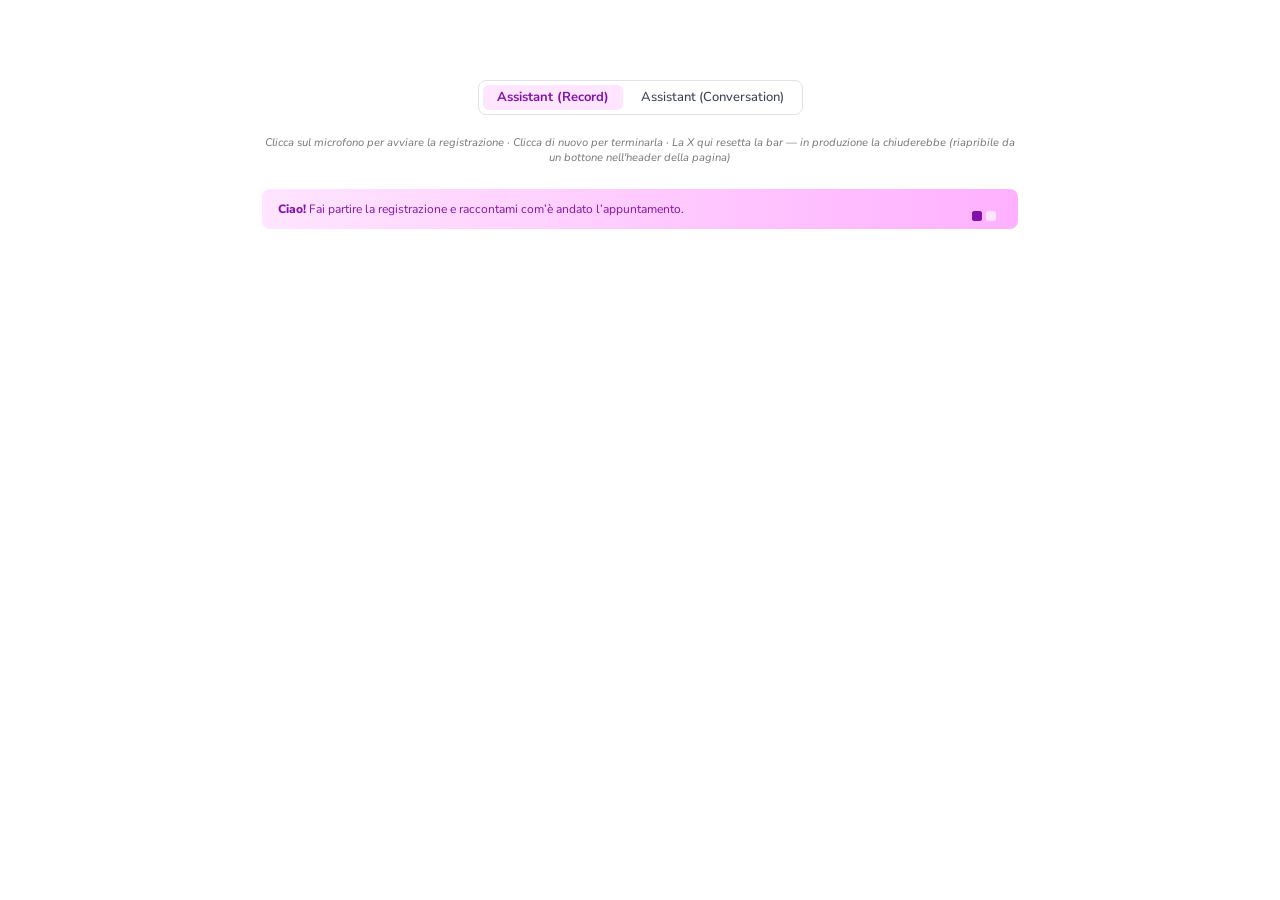
<file: assistant-prototype/index.html>
<!DOCTYPE html>
<html lang="it">
<head>
<meta charset="UTF-8" />
<meta name="viewport" content="width=device-width, initial-scale=1.0" />
<title>AI Assistant – Prototipo registrazione</title>
<link rel="preconnect" href="https://fonts.googleapis.com" />
<link rel="preconnect" href="https://fonts.gstatic.com" crossorigin />
<link href="https://fonts.googleapis.com/css2?family=Nunito+Sans:ital,opsz,wght@0,6..12,400;0,6..12,700;0,6..12,800;1,6..12,400&display=swap" rel="stylesheet" />
<link rel="stylesheet" href="https://maxst.icons8.com/vue-static/landings/line-awesome/line-awesome/1.3.0/css/line-awesome.min.css" />
<style>
  :root {
    /* Design tokens — colors */
    --ai-ai: #8113aa;
    --ai-ai-1: #b44ddc;
    --ai-ai-2: #e97eff;
    --ai-ai-3: #ffb1ff;
    --ai-ai-4: #ffe5ff;
    --ai-ai-plus-2: #22004d;
    --general-white: #ffffff;
    --general-black: #3f4254;
    --greyscale-grey-3: #e1e1e7;

    /* Design tokens — spacing */
    --space-025: 2px;
    --space-050: 4px;
    --space-100: 8px;
    --space-200: 16px;
    --space-300: 24px;
    --space-500: 40px;
    --space-none: 0px;
    --space-xxs: 4px;
    --space-s: 16px;
  }

  * { box-sizing: border-box; }

  html, body {
    margin: 0;
    padding: 0;
    background: var(--general-white);
    font-family: 'Nunito Sans', system-ui, -apple-system, sans-serif;
    font-variation-settings: 'YTLC' 500, 'wdth' 100;
    color: var(--ai-ai);
    -webkit-font-smoothing: antialiased;
    -moz-osx-font-smoothing: grayscale;
  }

  .page {
    min-height: 100vh;
    display: flex;
    align-items: flex-start;
    justify-content: center;
    padding: 80px 24px;
  }

  /* ---------- AI Assistant container ---------- */
  .ai-assistant {
    width: 756px;
    max-width: 100%;
    display: flex;
    flex-direction: column;
    align-items: stretch;
    padding: var(--space-100) var(--space-100) var(--space-100) var(--space-200);
    background: linear-gradient(to right, var(--ai-ai-4), var(--ai-ai-3));
    border-radius: var(--space-100);
    transition: padding 240ms ease;
  }

  .header-row {
    display: flex;
    align-items: center;
    justify-content: flex-end;
    gap: var(--space-100);
    min-height: 24px;
    width: 100%;
  }

  .message {
    flex: 1 0 0;
    min-width: 0;
    margin: 0;
    font-size: 12px;
    line-height: normal;
    color: var(--ai-ai);
    word-break: break-word;
    transition: opacity 160ms ease;
  }

  .message strong {
    font-weight: 800; /* Nunito Sans ExtraBold */
  }

  .status {
    margin: 0;
    font-size: 12px;
    font-style: italic;
    font-weight: 400;
    color: var(--ai-ai);
    white-space: nowrap;
    opacity: 0;
    transform: translateY(-2px);
    transition: opacity 160ms ease, transform 160ms ease;
  }

  .ai-assistant[data-state="2"] .status,
  .ai-assistant[data-state="3"] .status,
  .ai-assistant[data-state="listening1"]  .status,
  .ai-assistant[data-state="thinking1"]   .status,
  .ai-assistant[data-state="responding1"] .status,
  .ai-assistant[data-state="listening2"]  .status,
  .ai-assistant[data-state="thinking2"]   .status,
  .ai-assistant[data-state="responding2"] .status {
    opacity: 1;
    transform: translateY(0);
  }

  /* ---------- Quick actions ---------- */
  .quick-actions {
    display: flex;
    align-items: flex-end;
    justify-content: center;
    gap: var(--space-050);
    align-self: stretch;
  }

  .btn-icon {
    appearance: none;
    -webkit-appearance: none;
    background: transparent;
    border: 1px solid transparent;
    padding: var(--space-xxs);
    border-radius: var(--space-025);
    display: inline-flex;
    align-items: center;
    justify-content: center;
    cursor: pointer;
    color: var(--general-white);
    transition: transform 120ms ease, filter 120ms ease;
    position: relative;
    overflow: hidden;
    isolation: isolate;
  }

  .btn-icon:active { transform: scale(0.96); }
  .btn-icon:focus-visible { outline: 2px solid var(--ai-ai); outline-offset: 2px; }
  .btn-icon:disabled { cursor: not-allowed; }
  .kebab-menu-item:disabled { cursor: not-allowed; }

  .btn-icon i { font-size: 16px; line-height: 1; display: block; position: relative; z-index: 1; }

  /* Mic — default look (states 1, 3, 4) */
  .btn-mic {
    background: var(--ai-ai);
    border-color: var(--ai-ai);
    color: var(--general-white);
  }

  /* Mic — listening look (state 2) with animated wave gradient */
  .ai-assistant[data-state="2"] .btn-mic {
    background: linear-gradient(
      -45deg,
      var(--ai-ai-2) 0%,
      var(--ai-ai-plus-2) 25%,
      var(--ai-ai-2) 50%,
      var(--ai-ai-plus-2) 75%,
      var(--ai-ai-2) 100%
    );
    background-size: 400% 400%;
    border-color: var(--ai-ai-plus-2);
    animation: gradient-wave 2.4s ease-in-out infinite;
    box-shadow:
      0 0 0 0 rgba(233, 126, 255, 0.6),
      0 4px 12px -2px rgba(34, 0, 77, 0.35);
  }

  /* Subtle pulse halo for the listening mic */
  .ai-assistant[data-state="2"] .btn-mic::before {
    content: "";
    position: absolute;
    inset: -2px;
    border-radius: var(--space-025);
    background: linear-gradient(-45deg, var(--ai-ai-2), var(--ai-ai-plus-2), var(--ai-ai-2));
    background-size: 300% 300%;
    z-index: 0;
    filter: blur(8px);
    opacity: 0.55;
    animation: gradient-wave 2.4s ease-in-out infinite;
  }

  /* Kebab */
  .btn-kebab {
    background: var(--ai-ai-4);
    color: var(--ai-ai);
  }

  /* Close */
  .btn-close {
    background: transparent;
    color: var(--ai-ai);
  }

  /* ---------- Kebab dropdown menu ---------- */
  .kebab-wrap {
    position: relative;
    display: inline-flex;
    align-items: center;
  }

  /* Active state of the kebab button while the menu is open */
  .btn-kebab.is-open {
    background: var(--ai-ai-1);
    color: var(--general-white);
  }

  .kebab-menu {
    position: absolute;
    top: calc(100% + var(--space-050));
    right: 0;
    z-index: 20;
    background: var(--general-white);
    border: 1px solid var(--greyscale-grey-3);
    border-radius: var(--space-050);
    padding: var(--space-200);
    display: flex;
    flex-direction: column;
    gap: var(--space-200);
    box-shadow: 0 4px 16px -4px rgba(34, 0, 77, 0.12);
    min-width: 180px;

    opacity: 0;
    transform: translateY(-4px);
    transition: opacity 160ms ease, transform 160ms ease;
    pointer-events: none;
  }

  .kebab-menu.is-open {
    opacity: 1;
    transform: translateY(0);
    pointer-events: auto;
  }

  .kebab-menu-item {
    appearance: none;
    -webkit-appearance: none;
    background: transparent;
    border: 0;
    padding: 0;
    display: flex;
    align-items: center;
    gap: var(--space-100);
    font-family: inherit;
    font-size: 14px;
    font-weight: 600;
    color: var(--general-black);
    cursor: pointer;
    white-space: nowrap;
  }
  .kebab-menu-item i { font-size: 16px; line-height: 1; }
  .kebab-menu-item:hover span { text-decoration: underline; }
  .kebab-menu-item:focus-visible {
    outline: 2px solid var(--ai-ai);
    outline-offset: 2px;
    border-radius: 2px;
  }

  /* ---------- Note field ---------- */
  .note-field {
    width: 100%;
    overflow: hidden;
    max-height: 0;
    min-height: 0;
    opacity: 0;
    margin-top: 0;
    transition: max-height 320ms ease, opacity 240ms ease, margin-top 240ms ease;
  }

  .ai-assistant[data-state="2"] .note-field,
  .ai-assistant[data-state="3"] .note-field,
  .ai-assistant[data-state="4"] .note-field {
    max-height: 600px;
    opacity: 1;
    margin-top: var(--space-100);
  }

  .note-textarea {
    border: 1px solid var(--ai-ai-2);
    border-radius: 8px;
    padding: var(--space-100);
    background: var(--ai-ai-4);
    min-height: 32px; /* one line (12px * ~1.2) + padding (8+8) ≈ 30px → 32px */
    transition: background 320ms ease;
    position: relative;
    overflow: hidden;
    display: flex;
    flex-direction: column;
    align-items: flex-start;
    gap: var(--space-100);
  }

  /* State 2: note area has the listening-light background and a typing placeholder.
     Height removed — box auto-grows from min-height (32px) to fit the dictated text,
     just like a chat input. Background already set on the base rule. */

  /* State 3: animated wave gradient on note area
     Single 3-stop wave (white → ai-3 → white) on a horizontal background-size
     keeps the motion as a clean single sweep along the textarea's diagonal,
     mirroring the elegance of the button gradient on a wide aspect ratio. */
  .ai-assistant[data-state="3"] .note-textarea {
    background: linear-gradient(
      97deg,
      var(--general-white) 0%,
      var(--ai-ai-3) 50%,
      var(--general-white) 100%
    );
    background-size: 220% 100%;
    animation: gradient-wave 3.6s ease-in-out infinite;
  }

  /* State 4: solid light bg (no animation) */
  .ai-assistant[data-state="4"] .note-textarea {
    background: var(--ai-ai-4);
  }

  .note-text {
    margin: 0;
    font-size: 12px;
    line-height: normal;
    color: var(--ai-ai-1);
    word-break: break-word;
    white-space: pre-wrap;
    position: relative;
    z-index: 1;
  }

  /* State 2: italic placeholder text being "dictated" */
  .ai-assistant[data-state="2"] .note-text {
    font-style: italic;
    color: var(--ai-ai-1);
  }

  /* State 3: regular weight, color AI-1 */
  .ai-assistant[data-state="3"] .note-text {
    font-style: normal;
    color: var(--ai-ai-1);
  }

  /* State 4: regular weight, color AI (darker) */
  .ai-assistant[data-state="4"] .note-text {
    font-style: normal;
    color: var(--ai-ai);
  }

  /* Typing caret for state 2 */
  .typing-caret {
    display: inline-block;
    width: 1px;
    background: var(--ai-ai-1);
    margin-left: 1px;
    animation: blink 0.9s steps(1, end) infinite;
    vertical-align: -2px;
    height: 1em;
  }

  @keyframes blink {
    0%, 49% { opacity: 1; }
    50%, 100% { opacity: 0; }
  }

  /* ---------- Animations ---------- */
  @keyframes gradient-wave {
    0%   { background-position: 0% 50%; }
    50%  { background-position: 100% 50%; }
    100% { background-position: 0% 50%; }
  }

  /* ---------- Animated ellipsis (status dots) ---------- */
  .dots-anim {
    display: inline-block;
    white-space: pre;
  }
  .dots-anim span {
    display: inline-block;
    opacity: 0;
  }
  .dots-anim span:nth-child(1) { animation: dot1-cycle 1.6s infinite; }
  .dots-anim span:nth-child(2) { animation: dot2-cycle 1.6s infinite; }
  .dots-anim span:nth-child(3) { animation: dot3-cycle 1.6s infinite; }

  /* Each dot fades in, does a small "pop" hop upward, settles back down,
     and stays visible until the end of the cycle. At 100% → 0% all three
     drop back to opacity 0 in a single beat. */
  @keyframes dot1-cycle {
    0%, 18%   { opacity: 0; transform: translateY(0); }
    22%       { opacity: 1; transform: translateY(0); }
    28%       { transform: translateY(-4px); }
    34%, 100% { opacity: 1; transform: translateY(0); }
  }
  @keyframes dot2-cycle {
    0%, 38%   { opacity: 0; transform: translateY(0); }
    42%       { opacity: 1; transform: translateY(0); }
    48%       { transform: translateY(-4px); }
    54%, 100% { opacity: 1; transform: translateY(0); }
  }
  @keyframes dot3-cycle {
    0%, 58%   { opacity: 0; transform: translateY(0); }
    62%       { opacity: 1; transform: translateY(0); }
    68%       { transform: translateY(-4px); }
    74%, 100% { opacity: 1; transform: translateY(0); }
  }

  /* ---------- Text crossfade between states ---------- */
  .message.is-fading,
  .status.is-fading {
    opacity: 0 !important;
  }

  /* ---------- Control panel (debug, not in design but useful for the demo) ---------- */
  .demo-hint {
    width: 756px;
    max-width: 100%;
    margin: 0 auto 24px auto;
    font-size: 11px;
    color: #777;
    text-align: center;
    font-style: italic;
  }

  /* ---------- Prototype wrap (page-level container) ---------- */
  .prototype-wrap {
    display: flex;
    flex-direction: column;
    align-items: center;
    width: 100%;
  }

  /* ---------- Tab switcher (Record / Conversation) ---------- */
  .tab-switcher {
    display: inline-flex;
    gap: 4px;
    padding: 4px;
    border: 1px solid var(--greyscale-grey-3);
    border-radius: 8px;
    background: var(--general-white);
    margin: 0 auto 20px auto;
  }
  .tab {
    appearance: none;
    -webkit-appearance: none;
    border: 0;
    background: transparent;
    font-family: 'Nunito Sans', sans-serif;
    font-size: 13px;
    font-weight: 500;
    line-height: 1;
    color: var(--general-black);
    padding: 6px 14px;
    border-radius: 6px;
    cursor: pointer;
    transition: background 160ms ease, color 160ms ease;
    white-space: nowrap;
  }
  .tab:hover { background: rgba(129, 19, 170, 0.06); }
  .tab.is-active {
    background: var(--ai-ai-4);
    color: var(--ai-ai);
    font-weight: 700;
  }
  .tab:focus-visible { outline: 2px solid var(--ai-ai); outline-offset: 2px; }

  .tab-panel[hidden] { display: none; }

  /* ---------- Conversation: note-field visibility ----------
     Mirrors the existing "show note-field" rule for the Record states (2/3/4)
     so the Conversation bar reveals the note area in every active state. */
  .ai-assistant[data-state="listening1"] .note-field,
  .ai-assistant[data-state="thinking1"]  .note-field,
  .ai-assistant[data-state="responding1"] .note-field,
  .ai-assistant[data-state="listening2"] .note-field,
  .ai-assistant[data-state="thinking2"]  .note-field,
  .ai-assistant[data-state="responding2"] .note-field,
  .ai-assistant[data-state="end"]        .note-field {
    max-height: 600px;
    opacity: 1;
    margin-top: var(--space-100);
  }

  /* ---------- Conversation: mic animated gradient (all active states) ---------- */
  .ai-assistant[data-state="listening1"]  .btn-mic,
  .ai-assistant[data-state="thinking1"]   .btn-mic,
  .ai-assistant[data-state="responding1"] .btn-mic,
  .ai-assistant[data-state="listening2"]  .btn-mic,
  .ai-assistant[data-state="thinking2"]   .btn-mic,
  .ai-assistant[data-state="responding2"] .btn-mic {
    background: linear-gradient(
      -45deg,
      var(--ai-ai-2) 0%,
      var(--ai-ai-plus-2) 25%,
      var(--ai-ai-2) 50%,
      var(--ai-ai-plus-2) 75%,
      var(--ai-ai-2) 100%
    );
    background-size: 400% 400%;
    border-color: var(--ai-ai-plus-2);
    animation: gradient-wave 2.4s ease-in-out infinite;
    box-shadow:
      0 0 0 0 rgba(233, 126, 255, 0.6),
      0 4px 12px -2px rgba(34, 0, 77, 0.35);
  }
  .ai-assistant[data-state="listening1"]  .btn-mic::before,
  .ai-assistant[data-state="thinking1"]   .btn-mic::before,
  .ai-assistant[data-state="responding1"] .btn-mic::before,
  .ai-assistant[data-state="listening2"]  .btn-mic::before,
  .ai-assistant[data-state="thinking2"]   .btn-mic::before,
  .ai-assistant[data-state="responding2"] .btn-mic::before {
    content: "";
    position: absolute;
    inset: -2px;
    border-radius: var(--space-025);
    background: linear-gradient(-45deg, var(--ai-ai-2), var(--ai-ai-plus-2), var(--ai-ai-2));
    background-size: 300% 300%;
    z-index: 0;
    filter: blur(8px);
    opacity: 0.55;
    animation: gradient-wave 2.4s ease-in-out infinite;
  }

  /* ---------- Conversation: note-textarea animated gradient during thinking ---------- */
  .ai-assistant[data-state="thinking1"] .note-textarea,
  .ai-assistant[data-state="thinking2"] .note-textarea {
    background: linear-gradient(
      97deg,
      var(--general-white) 0%,
      var(--ai-ai-3) 50%,
      var(--general-white) 100%
    );
    background-size: 220% 100%;
    animation: gradient-wave 3.6s ease-in-out infinite;
  }

  /* ---------- Conversation: chat anchor (last-in-bottom) on all active states ---------- */
  .ai-assistant[data-state="listening1"]  .note-textarea,
  .ai-assistant[data-state="thinking1"]   .note-textarea,
  .ai-assistant[data-state="responding1"] .note-textarea,
  .ai-assistant[data-state="listening2"]  .note-textarea,
  .ai-assistant[data-state="thinking2"]   .note-textarea,
  .ai-assistant[data-state="responding2"] .note-textarea,
  .ai-assistant[data-state="end"]         .note-textarea {
    justify-content: flex-end;
  }

  /* ---------- Conversation: fixed-height (states 4..7), with overflow clipping the top ---------- */
  .ai-assistant[data-state="listening2"]  .note-textarea,
  .ai-assistant[data-state="thinking2"]   .note-textarea,
  .ai-assistant[data-state="responding2"] .note-textarea,
  .ai-assistant[data-state="end"]         .note-textarea {
    height: 168px;
  }

  /* At "end", unlock vertical scroll while hiding the scrollbar cross-browser */
  .ai-assistant[data-state="end"] .note-textarea {
    overflow-y: auto;
    justify-content: flex-start;  /* override flex-end — JS scrolls to bottom on entry */
    scrollbar-width: none;        /* Firefox */
    -ms-overflow-style: none;     /* IE / Edge */
  }
  .ai-assistant[data-state="end"] .note-textarea::-webkit-scrollbar {
    display: none;                /* Chrome / Safari / Opera */
  }

  /* ---------- Bubbles (chat-style messages) ---------- */
  .bubble-row {
    display: flex;
    flex-direction: column;
    width: 100%;
    flex-shrink: 0;
  }
  .bubble-row.user { padding-right: var(--space-500); }
  .bubble-row.ai   { padding-left:  var(--space-500); }

  .bubble {
    width: 100%;
    padding: var(--space-100);
    border-radius: 6px;
    font-size: 12px;
    line-height: normal;
    color: var(--ai-ai);
    word-break: break-word;
    white-space: pre-wrap;
  }
  .bubble.user { background: var(--ai-ai-3); }
  .bubble.ai   { background: var(--general-white); border: 1px solid var(--ai-ai-2); }
  .bubble.is-typing { font-style: italic; }

  /* Soft fade-in for newly appended AI bubbles (when .fade-in is set;
     existing AI bubbles in the DOM are unaffected). */
  .bubble.ai.fade-in {
    opacity: 0;
    transform: translateY(4px);
    transition: opacity 320ms ease, transform 320ms ease;
  }
  .bubble.ai.fade-in.is-visible {
    opacity: 1;
    transform: translateY(0);
  }

  /* Italic "live typing" paragraph (user voice, before bubble consolidation) */
  .conv-user-typing {
    margin: 0;
    font-size: 12px;
    font-style: italic;
    color: var(--ai-ai-1);
    word-break: break-word;
    white-space: pre-wrap;
    flex-shrink: 0;
  }

  /* Morphing: the user-typing paragraph transforms in place into a user bubble.
     5 properties animate over 400ms; font-style flips instantly under the
     simultaneous color+background crossfade — visually imperceptible. */
  .conv-user-typing.morphing {
    transition:
      background-color 400ms ease,
      color 400ms ease,
      padding 400ms ease,
      border-radius 400ms ease,
      margin-right 400ms ease;
    background-color: var(--ai-ai-3);
    color: var(--ai-ai);
    padding: var(--space-100);
    border-radius: 6px;
    font-style: normal;
    margin-right: var(--space-500); /* same right gap as a .bubble-row.user */
  }

  /* ---------- End-of-conversation banner ---------- */
  .end-banner {
    display: flex;
    align-items: center;
    justify-content: center;
    gap: 8px;
    padding: 8px 0;
    width: 100%;
    flex-shrink: 0;
  }
  .end-banner .divider {
    height: 1px;
    width: 80px;
    background: var(--ai-ai-3);
    transform: scaleX(0);
    transition: transform 800ms ease;
  }
  .end-banner .divider.left  { transform-origin: right; }
  .end-banner .divider.right { transform-origin: left; }
  .end-banner .label {
    font-size: 10px;
    font-style: italic;
    color: var(--ai-ai);
    white-space: nowrap;
    min-height: 1lh;  /* prevent empty→typed height jump that desyncs scroll-to-bottom */
  }
  .end-banner.is-revealing .divider { transform: scaleX(1); }

  /* Reduce motion */
  @media (prefers-reduced-motion: reduce) {
    .ai-assistant[data-state="2"] .btn-mic,
    .ai-assistant[data-state="2"] .btn-mic::before,
    .ai-assistant[data-state="3"] .note-textarea,
    .ai-assistant[data-state="listening1"] .btn-mic,
    .ai-assistant[data-state="thinking1"] .btn-mic,
    .ai-assistant[data-state="responding1"] .btn-mic,
    .ai-assistant[data-state="listening2"] .btn-mic,
    .ai-assistant[data-state="thinking2"] .btn-mic,
    .ai-assistant[data-state="responding2"] .btn-mic,
    .ai-assistant[data-state="listening1"] .btn-mic::before,
    .ai-assistant[data-state="thinking1"] .btn-mic::before,
    .ai-assistant[data-state="responding1"] .btn-mic::before,
    .ai-assistant[data-state="listening2"] .btn-mic::before,
    .ai-assistant[data-state="thinking2"] .btn-mic::before,
    .ai-assistant[data-state="responding2"] .btn-mic::before,
    .ai-assistant[data-state="thinking1"] .note-textarea,
    .ai-assistant[data-state="thinking2"] .note-textarea,
    .dots-anim span {
      animation: none;
    }
    .typing-caret { animation: none; opacity: 1; }
    .dots-anim span { opacity: 1; }
    .end-banner .divider { transition: none; }
    .conv-user-typing.morphing,
    .bubble.ai.fade-in { transition: none; }
  }
</style>
</head>
<body>

<div class="page">
  <div class="prototype-wrap">
    <div class="tab-switcher" role="tablist" aria-label="Versioni dell'AI assistant">
      <button class="tab is-active" type="button" role="tab" data-tab="record" aria-selected="true">Assistant (Record)</button>
      <button class="tab" type="button" role="tab" data-tab="conversation" aria-selected="false">Assistant (Conversation)</button>
    </div>

    <p class="demo-hint" id="demoHint">
      Clicca sul microfono per avviare la registrazione · Clicca di nuovo per terminarla · La X qui resetta la bar — in produzione la chiuderebbe (riapribile da un bottone nell'header della pagina)
    </p>

    <section class="tab-panel" data-panel="record">
      <div class="ai-assistant" id="assistant" data-state="1">
        <div class="header-row">
          <p class="message" id="message">
            <strong>Ciao!</strong> Fai partire la registrazione e raccontami com'è andato l'appuntamento.
          </p>
          <p class="status" id="status">Sto registrando...</p>

          <div class="quick-actions">
            <button class="btn-icon btn-mic" id="micBtn" type="button" aria-label="Microfono">
              <i class="la la-microphone" aria-hidden="true"></i>
            </button>

            <div class="kebab-wrap">
              <button class="btn-icon btn-kebab" id="kebabBtn" type="button"
                      aria-label="Altre azioni" aria-haspopup="menu" aria-expanded="false">
                <i class="la la-ellipsis-v" aria-hidden="true"></i>
              </button>

              <div class="kebab-menu" id="kebabMenu" role="menu" aria-hidden="true">
                <button class="kebab-menu-item" type="button" role="menuitem">
                  <i class="la la-laptop" aria-hidden="true"></i>
                  <span>Microfono Macbook Pro</span>
                </button>
                <button class="kebab-menu-item" type="button" role="menuitem">
                  <i class="la la-headphones" aria-hidden="true"></i>
                  <span>Microfono cuffie</span>
                </button>
              </div>
            </div>

            <button class="btn-icon btn-close" id="closeBtn" type="button" aria-label="Chiudi">
              <i class="la la-times" aria-hidden="true"></i>
            </button>
          </div>
        </div>

        <div class="note-field" id="noteField" aria-hidden="true">
          <div class="note-textarea">
            <p class="note-text" id="noteText"></p>
          </div>
        </div>
      </div>
    </section>

    <section class="tab-panel" data-panel="conversation" hidden>
      <div class="ai-assistant" data-state="idle">
        <div class="header-row">
          <p class="message">
            <strong>Ciao!</strong> Clicca sul microfono per raccontarmi com'è andato l'appuntamento.
          </p>
          <p class="status"></p>

          <div class="quick-actions">
            <button class="btn-icon btn-mic" type="button" aria-label="Microfono">
              <i class="la la-microphone" aria-hidden="true"></i>
            </button>

            <div class="kebab-wrap">
              <button class="btn-icon btn-kebab" type="button"
                      aria-label="Altre azioni" aria-haspopup="menu" aria-expanded="false">
                <i class="la la-ellipsis-v" aria-hidden="true"></i>
              </button>

              <div class="kebab-menu" role="menu" aria-hidden="true">
                <button class="kebab-menu-item" type="button" role="menuitem">
                  <i class="la la-laptop" aria-hidden="true"></i>
                  <span>Microfono Macbook Pro</span>
                </button>
                <button class="kebab-menu-item" type="button" role="menuitem">
                  <i class="la la-headphones" aria-hidden="true"></i>
                  <span>Microfono cuffie</span>
                </button>
              </div>
            </div>

            <button class="btn-icon btn-close" type="button" aria-label="Chiudi">
              <i class="la la-times" aria-hidden="true"></i>
            </button>
          </div>
        </div>

        <div class="note-field" aria-hidden="true">
          <div class="note-textarea"></div>
        </div>
      </div>
    </section>
  </div>
</div>

<script>
(function() {
  const assistant = document.getElementById('assistant');
  const messageEl  = document.getElementById('message');
  const statusEl   = document.getElementById('status');
  const noteTextEl = document.getElementById('noteText');
  const noteField  = document.getElementById('noteField');
  const micBtn     = document.getElementById('micBtn');
  const closeBtn   = document.getElementById('closeBtn');
  const kebabBtn   = document.getElementById('kebabBtn');
  const kebabMenu  = document.getElementById('kebabMenu');

  // ---- Texts per state ----
  const MESSAGES = {
    1: '<strong>Ciao!</strong> Fai partire la registrazione e raccontami com’è andato l’appuntamento.',
    2: '<strong>Sto ascoltando…</strong> Clicca di nuovo sul microfono quando hai finito.',
    3: '<strong>Grazie!</strong> Sto aggiungendo i feedback e le note in base a quello che mi hai raccontato.',
    4: '<strong>Ottimo:</strong> feedback aggiunto! Clicca di nuovo sul microfono se vuoi fare aggiunte o correzioni.'
  };

  const DOTS_HTML = '<span class="dots-anim"><span>.</span><span>.</span><span>.</span></span>';

  const STATUSES = {
    1: '',
    2: 'Sto registrando' + DOTS_HTML,
    3: 'Sto ragionando' + DOTS_HTML,
    4: ''
  };

  const DICTATED_TEXT_S2 = 'Qui appare il testo che l’utente sta “dettando” all’AI, man mano che parla…';

  const FULL_TEXT = 'Qui appare il testo che l’utente ha dettato all’AI e che l’assistente ha usato per popolare le sezioni relative ai feedback e alle note. Ha la sola funzione di controllo, non può essere modificato a mano.\n---\nL’utente può decidere di aggiungere altri elementi facendo ripartire la registrazione. Ci sarà un elemento visivo a separare le registrazioni l’una dall’altra.';

  const FADE_MS = 160;

  // ---- State management ----
  let currentState = 1;
  let typingTimer = null;
  let autoTransitionTimer = null;
  const fadeIds = new WeakMap();

  function clearTimers() {
    if (typingTimer)            { clearTimeout(typingTimer); typingTimer = null; }
    if (autoTransitionTimer)    { clearTimeout(autoTransitionTimer); autoTransitionTimer = null; }
  }

  /* Crossfade swap: fade out, change innerHTML, fade in.
     Race-safe via per-element incrementing id stored in a WeakMap —
     a newer call invalidates older pending swaps. */
  function fadeSwap(el, newHtml, duration = FADE_MS) {
    const next = (fadeIds.get(el) || 0) + 1;
    fadeIds.set(el, next);
    el.classList.add('is-fading');
    setTimeout(() => {
      if (fadeIds.get(el) !== next) return;
      el.innerHTML = newHtml;
      el.classList.remove('is-fading');
    }, duration);
  }

  function applyState(n, instant = false) {
    currentState = n;
    assistant.setAttribute('data-state', String(n));

    if (instant) {
      messageEl.innerHTML = MESSAGES[n];
      statusEl.innerHTML  = STATUSES[n];
    } else {
      fadeSwap(messageEl, MESSAGES[n]);
      fadeSwap(statusEl,  STATUSES[n]);
    }

    // Note text by state
    if (n === 1) {
      noteTextEl.innerHTML = '';
    } else if (n === 2) {
      noteTextEl.innerHTML = '<span class="typing-caret">&nbsp;</span>';
      typeText(noteTextEl, DICTATED_TEXT_S2, 5000, true);
    } else if (n === 3) {
      noteTextEl.innerHTML = formatMultiline(FULL_TEXT);
    } else if (n === 4) {
      noteTextEl.innerHTML = formatMultiline(FULL_TEXT);
    }
  }

  function formatMultiline(text) {
    return text
      .split('\n')
      .map(line => '<span style="display:block">' + escapeHtml(line) + '</span>')
      .join('');
  }

  function escapeHtml(str) {
    return str
      .replace(/&/g, '&amp;')
      .replace(/</g, '&lt;')
      .replace(/>/g, '&gt;');
  }

  function typeText(target, text, durationMs, showCaret) {
    let i = 0;
    const total = text.length;
    const step = Math.max(15, Math.floor(durationMs / total));
    target.textContent = '';

    function tick() {
      if (currentState !== 2) return;
      i++;
      const partial = text.slice(0, i);
      target.innerHTML = escapeHtml(partial) + (showCaret && i < total ? '<span class="typing-caret">&nbsp;</span>' : '');
      if (i < total) {
        typingTimer = setTimeout(tick, step);
      }
    }
    typingTimer = setTimeout(tick, step);
  }

  // ---- Controls lock (used during state 3 while the AI is "thinking") ----
  const lockableButtons = [micBtn, kebabBtn, closeBtn];

  function setControlsLocked(locked) {
    lockableButtons.forEach(btn => { btn.disabled = locked; });
    kebabMenu.querySelectorAll('.kebab-menu-item').forEach(item => { item.disabled = locked; });
  }

  // ---- Transitions ----
  function goToState(n) {
    clearTimers();
    setControlsLocked(n === 3);
    if (n === 3) closeKebabMenu();
    applyState(n);

    if (n === 3) {
      // After a couple of seconds, auto-advance to state 4
      autoTransitionTimer = setTimeout(() => {
        goToState(4);
      }, 4800);
    }
  }

  // ---- Event handlers ----
  micBtn.addEventListener('click', () => {
    if (currentState === 1) {
      goToState(2);
    } else if (currentState === 2) {
      goToState(3);
    } else if (currentState === 4) {
      // Optional: another tap on mic from "done" restarts a new recording
      goToState(2);
    }
  });

  closeBtn.addEventListener('click', () => {
    goToState(1);
  });

  // ---- Kebab dropdown menu ----
  function openKebabMenu() {
    kebabMenu.classList.add('is-open');
    kebabMenu.setAttribute('aria-hidden', 'false');
    kebabBtn.classList.add('is-open');
    kebabBtn.setAttribute('aria-expanded', 'true');
    document.addEventListener('mousedown', onDocClickForMenu, true);
    document.addEventListener('keydown', onKeyForMenu);
  }

  function closeKebabMenu() {
    kebabMenu.classList.remove('is-open');
    kebabMenu.setAttribute('aria-hidden', 'true');
    kebabBtn.classList.remove('is-open');
    kebabBtn.setAttribute('aria-expanded', 'false');
    document.removeEventListener('mousedown', onDocClickForMenu, true);
    document.removeEventListener('keydown', onKeyForMenu);
  }

  function onDocClickForMenu(e) {
    // Click inside the kebab wrap → let the button toggle handle it
    if (e.target.closest('.kebab-wrap')) return;
    closeKebabMenu();
  }

  function onKeyForMenu(e) {
    if (e.key === 'Escape') closeKebabMenu();
  }

  kebabBtn.addEventListener('click', () => {
    if (kebabMenu.classList.contains('is-open')) {
      closeKebabMenu();
    } else {
      openKebabMenu();
    }
  });

  kebabMenu.querySelectorAll('.kebab-menu-item').forEach(item => {
    item.addEventListener('click', () => closeKebabMenu());
  });

  // ---- Expose reset for the tab switcher ----
  window.__recordReset = function () {
    closeKebabMenu();
    goToState(1);
  };

  // ---- Init ----
  applyState(1, true);
})();

/* ========================================================================
   Conversation assistant bar — independent IIFE, scoped under
   [data-panel="conversation"]. No ID collisions with the Record IIFE above.
   ======================================================================== */
(function ConversationBar() {
  const root = document.querySelector('[data-panel="conversation"]');
  if (!root) return;

  const assistant   = root.querySelector('.ai-assistant');
  const messageEl   = root.querySelector('.message');
  const statusEl    = root.querySelector('.status');
  const noteField   = root.querySelector('.note-field');
  const noteContent = root.querySelector('.note-textarea');
  const micBtn      = root.querySelector('.btn-mic');
  const kebabBtn    = root.querySelector('.btn-kebab');
  const closeBtn    = root.querySelector('.btn-close');
  const kebabMenu   = root.querySelector('.kebab-menu');

  const STATES = {
    IDLE:        'idle',
    LISTENING1:  'listening1',
    THINKING1:   'thinking1',
    RESPONDING1: 'responding1',
    LISTENING2:  'listening2',
    THINKING2:   'thinking2',
    RESPONDING2: 'responding2',
    END:         'end'
  };

  // Texts from the Figma frame
  const USER_TURN_1 = 'Qui appare il testo che l’utente sta “dettando” all’AI, man mano che parla… l’assistente lo userà per popolare le sezioni relative ai feedback e alle note. Ha la sola funzione di controllo, non può essere modificato a mano.';
  const AI_TURN_1   = 'Ho inserito questi feedback positivi: location/zona, micro-location, edificio, amenities. Ho impostato un feedback negativo per: calma/rumorosità, box/parcheggio. Ho aggiunto tra le note il commento positivo specifico sulle scuole dell’infanzia e le biblioteche nei dintorni.\n\nMi mancano i feedback per tempistiche e condizioni contrattuali, è corretto? Vuoi aggiungere altro?';
  const USER_TURN_2 = USER_TURN_1;
  const AI_TURN_2   = 'Ok, grazie mille — ora puoi modificare feedback e note direttamente qua sotto, oppure puoi ricominciare a parlare con me cliccando sul microfono. Buon lavoro!';

  const MSG_IDLE   = '<strong>Ciao!</strong> Clicca sul microfono per raccontarmi com’è andato l’appuntamento.';
  const MSG_ACTIVE = '<strong>Dimmi tutto…</strong> clicca di nuovo sul microfono per interrompere la conversazione.';

  const DOTS_HTML = '<span class="dots-anim"><span>.</span><span>.</span><span>.</span></span>';
  const STATUS_LISTENING  = 'Sto ascoltando'  + DOTS_HTML;
  const STATUS_THINKING   = 'Sto ragionando'  + DOTS_HTML;
  const STATUS_RESPONDING = 'Sto rispondendo' + DOTS_HTML;

  // Timings (ms) — tuned for a believable speech-to-text rhythm
  // (~28-32 ms/char for user dictation, ~19-25 ms/char for AI streaming).
  const USER_TYPING_MS_1   = 7000;
  const AI_TYPING_MS_1     = 7000;
  const USER_TYPING_MS_2   = 5500;
  const AI_TYPING_MS_2     = 4000;
  const THINKING_MS        = 2500;
  const STEP_PAUSE_MS      = 700;
  const END_LABEL_TYPING_MS = 1500;
  const USER_REPLY_DELAY_MS = 900;  // pause between "Sto ascoltando" appearing and the user starting to "reply"

  let currentState = STATES.IDLE;
  const timers = new Set();
  const fadeIds = new WeakMap();
  const FADE_MS = 160;

  // Sentinels of last applied HTML, so we can skip the fade when a phase
  // transition leaves message/status unchanged (e.g. "Dimmi tutto…" persists
  // across listening1 → thinking1 → responding1 → listening2 → …).
  let lastMessageHtml = null;
  let lastStatusHtml  = null;

  function schedule(fn, ms) {
    const t = setTimeout(() => { timers.delete(t); fn(); }, ms);
    timers.add(t);
    return t;
  }
  function clearTimers() {
    timers.forEach(t => clearTimeout(t));
    timers.clear();
  }

  /* Crossfade swap for the message/status text (same pattern as Record). */
  function fadeSwap(el, newHtml, duration) {
    duration = duration || FADE_MS;
    const next = (fadeIds.get(el) || 0) + 1;
    fadeIds.set(el, next);
    el.classList.add('is-fading');
    schedule(() => {
      if (fadeIds.get(el) !== next) return;
      el.innerHTML = newHtml;
      el.classList.remove('is-fading');
    }, duration);
  }

  function setHeaderTexts(message, status, instant) {
    const msgChanged    = (message !== lastMessageHtml);
    const statusChanged = (status  !== lastStatusHtml);
    if (instant) {
      if (msgChanged)    messageEl.innerHTML = message;
      if (statusChanged) statusEl.innerHTML  = status;
    } else {
      if (msgChanged)    fadeSwap(messageEl, message);
      if (statusChanged) fadeSwap(statusEl,  status);
    }
    lastMessageHtml = message;
    lastStatusHtml  = status;
  }

  function setState(name, instant) {
    currentState = name;
    assistant.setAttribute('data-state', name);

    switch (name) {
      case STATES.IDLE:
        setHeaderTexts(MSG_IDLE, '', instant);
        setControlsLocked(false);
        break;
      case STATES.LISTENING1:
      case STATES.LISTENING2:
        setHeaderTexts(MSG_ACTIVE, STATUS_LISTENING, instant);
        setControlsLocked(false);
        break;
      case STATES.THINKING1:
      case STATES.THINKING2:
        setHeaderTexts(MSG_ACTIVE, STATUS_THINKING, instant);
        setControlsLocked(true);
        closeKebabMenu();
        break;
      case STATES.RESPONDING1:
      case STATES.RESPONDING2:
        setHeaderTexts(MSG_ACTIVE, STATUS_RESPONDING, instant);
        setControlsLocked(true);
        closeKebabMenu();
        break;
      case STATES.END:
        setHeaderTexts(MSG_IDLE, '', instant);
        setControlsLocked(false);
        break;
    }
  }

  /* ---------- Typing helper (textContent, adaptive step) ---------- */
  function typeInto(el, text, totalMs, onDone) {
    let i = 0;
    const total = text.length;
    const step = Math.max(12, Math.floor(totalMs / total));
    el.textContent = '';
    function tick() {
      i++;
      el.textContent = text.slice(0, i);
      if (i < total) {
        schedule(tick, step);
      } else if (onDone) {
        onDone();
      }
    }
    schedule(tick, step);
  }

  /* ---------- Note content helpers ---------- */
  function clearNoteContent() { noteContent.innerHTML = ''; }

  function appendUserTypingParagraph() {
    const p = document.createElement('p');
    p.className = 'conv-user-typing';
    noteContent.appendChild(p);
    return p;
  }

  function appendBubble(role, withTyping) {
    const row = document.createElement('div');
    row.className = 'bubble-row ' + role;
    const bubble = document.createElement('div');
    bubble.className = 'bubble ' + role + (withTyping ? ' is-typing' : '');
    row.appendChild(bubble);
    noteContent.appendChild(row);
    return bubble;
  }

  /* ---------- Flow ---------- */
  function startConversation() {
    clearTimers();
    clearNoteContent();
    setState(STATES.LISTENING1);
    const p = appendUserTypingParagraph();
    typeInto(p, USER_TURN_1, USER_TYPING_MS_1, () => {
      schedule(() => goToThinking1(), STEP_PAUSE_MS);
    });
  }

  function goToThinking1() {
    setState(STATES.THINKING1);
    schedule(() => goToResponding1(), THINKING_MS);
  }

  function goToResponding1() {
    setState(STATES.RESPONDING1);
    // Morph the existing user-typing paragraph into a user bubble in place
    // (background/color/padding/border-radius/margin-right transition in 400ms).
    const typingP = noteContent.querySelector('.conv-user-typing:last-child');
    if (typingP) typingP.classList.add('morphing');
    // After a small overlap, append the AI bubble with a soft fade-in
    // and start its typing once the bubble is visible.
    schedule(() => {
      const aiBubble = appendBubble('ai', true);
      aiBubble.classList.add('fade-in');
      requestAnimationFrame(() => aiBubble.classList.add('is-visible'));
      schedule(() => {
        typeInto(aiBubble, AI_TURN_1, AI_TYPING_MS_1, () => {
          aiBubble.classList.remove('is-typing');
          schedule(() => goToListening2(), STEP_PAUSE_MS);
        });
      }, 250);
    }, 150);
  }

  function goToListening2() {
    setState(STATES.LISTENING2);
    // Brief pause: the human "reads" the AI question and starts replying.
    schedule(() => {
      const p = appendUserTypingParagraph();
      typeInto(p, USER_TURN_2, USER_TYPING_MS_2, () => {
        schedule(() => goToThinking2(), STEP_PAUSE_MS);
      });
    }, USER_REPLY_DELAY_MS);
  }

  function goToThinking2() {
    setState(STATES.THINKING2);
    // The trailing typing paragraph (already filled) stays visible in the box
    // until we move to responding2 where we replace it with a user bubble.
    schedule(() => goToResponding2(), THINKING_MS);
  }

  function goToResponding2() {
    setState(STATES.RESPONDING2);
    // Morph the listening2 user-typing paragraph into the second user bubble.
    const typingP = noteContent.querySelector('.conv-user-typing:last-child');
    if (typingP) typingP.classList.add('morphing');
    schedule(() => {
      const aiBubble = appendBubble('ai', true);
      aiBubble.classList.add('fade-in');
      requestAnimationFrame(() => aiBubble.classList.add('is-visible'));
      schedule(() => {
        typeInto(aiBubble, AI_TURN_2, AI_TYPING_MS_2, () => {
          aiBubble.classList.remove('is-typing');
          schedule(() => goToEnd(), STEP_PAUSE_MS);
        });
      }, 250);
    }, 150);
  }

  function goToEnd() {
    setState(STATES.END);
    // Banner with typing label + animated dividers
    const banner = document.createElement('div');
    banner.className = 'end-banner';
    banner.innerHTML = '<div class="divider left"></div><div class="label"></div><div class="divider right"></div>';
    noteContent.appendChild(banner);
    // CSS at "end" switches to flex-start; scroll to bottom so the end banner
    // is visible first. RAF fires before the next paint — no flicker.
    requestAnimationFrame(() => { noteContent.scrollTop = noteContent.scrollHeight; });
    const label = banner.querySelector('.label');
    const now = new Date();
    const hh = String(now.getHours()).padStart(2, '0');
    const mm = String(now.getMinutes()).padStart(2, '0');
    const endText = 'Fine conversazione - oggi, ' + hh + ':' + mm;
    typeInto(label, endText, END_LABEL_TYPING_MS, () => {
      // After the text is fully typed, expand the two dividers outward
      banner.classList.add('is-revealing');
    });
  }

  function reset() {
    clearTimers();
    clearNoteContent();
    closeKebabMenu();
    setState(STATES.IDLE, true);
  }

  /* ---------- Controls lock ---------- */
  const lockable = [micBtn, kebabBtn, closeBtn];
  function setControlsLocked(locked) {
    lockable.forEach(b => { b.disabled = locked; });
    kebabMenu.querySelectorAll('.kebab-menu-item').forEach(item => { item.disabled = locked; });
  }

  /* ---------- Kebab menu (local copy) ---------- */
  function openKebabMenu() {
    kebabMenu.classList.add('is-open');
    kebabMenu.setAttribute('aria-hidden', 'false');
    kebabBtn.classList.add('is-open');
    kebabBtn.setAttribute('aria-expanded', 'true');
    document.addEventListener('mousedown', onDocClickForMenu, true);
    document.addEventListener('keydown', onKeyForMenu);
  }
  function closeKebabMenu() {
    kebabMenu.classList.remove('is-open');
    kebabMenu.setAttribute('aria-hidden', 'true');
    kebabBtn.classList.remove('is-open');
    kebabBtn.setAttribute('aria-expanded', 'false');
    document.removeEventListener('mousedown', onDocClickForMenu, true);
    document.removeEventListener('keydown', onKeyForMenu);
  }
  function onDocClickForMenu(e) {
    if (e.target.closest('.kebab-wrap')) return;
    closeKebabMenu();
  }
  function onKeyForMenu(e) {
    if (e.key === 'Escape') closeKebabMenu();
  }

  /* ---------- Event handlers ---------- */
  micBtn.addEventListener('click', () => {
    if (currentState === STATES.IDLE) {
      startConversation();
    } else if (currentState === STATES.LISTENING1 || currentState === STATES.LISTENING2) {
      // Interrupt: morph the partially-typed user paragraph into a user bubble
      // (if non-empty), then jump to the end banner once the morph settles.
      clearTimers();
      const lastTyping = noteContent.querySelector('.conv-user-typing:last-child');
      if (lastTyping && lastTyping.textContent.trim()) {
        lastTyping.classList.add('morphing');
        schedule(() => goToEnd(), 450);
      } else {
        if (lastTyping) lastTyping.remove();
        goToEnd();
      }
    } else if (currentState === STATES.END) {
      // Fresh new conversation
      startConversation();
    }
    // Other states are locked — the disabled attribute already blocks clicks
  });

  closeBtn.addEventListener('click', () => {
    reset();
  });

  kebabBtn.addEventListener('click', () => {
    if (kebabMenu.classList.contains('is-open')) {
      closeKebabMenu();
    } else {
      openKebabMenu();
    }
  });

  kebabMenu.querySelectorAll('.kebab-menu-item').forEach(item => {
    item.addEventListener('click', () => closeKebabMenu());
  });

  /* ---------- Init + expose reset ---------- */
  setState(STATES.IDLE, true);
  window.__convReset = reset;
})();

/* ========================================================================
   Tab switcher — toggles between [data-panel="record"] and [data-panel="conversation"]
   and resets both demos so there's never residual state.
   ======================================================================== */
(function TabSwitcher() {
  const tabs   = document.querySelectorAll('.tab');
  const panels = document.querySelectorAll('.tab-panel');
  const hint   = document.getElementById('demoHint');

  const X_NOTE = 'La X qui resetta la bar — in produzione la chiuderebbe (riapribile da un bottone nell\'header della pagina)';
  const HINTS = {
    record:       'Clicca sul microfono per avviare la registrazione · Clicca di nuovo per terminarla · ' + X_NOTE,
    conversation: 'Clicca sul microfono per iniziare la conversazione · Clicca di nuovo per chiuderla · ' + X_NOTE
  };

  function activate(name) {
    tabs.forEach(t => {
      const active = t.dataset.tab === name;
      t.classList.toggle('is-active', active);
      t.setAttribute('aria-selected', active ? 'true' : 'false');
    });
    panels.forEach(p => { p.hidden = (p.dataset.panel !== name); });
    if (hint && HINTS[name]) hint.textContent = HINTS[name];
    // Reset both demos to avoid any residual state when switching back
    if (typeof window.__recordReset === 'function') window.__recordReset();
    if (typeof window.__convReset   === 'function') window.__convReset();
  }

  tabs.forEach(tab => {
    tab.addEventListener('click', () => activate(tab.dataset.tab));
  });
})();
</script>

</body>
</html>
</file>
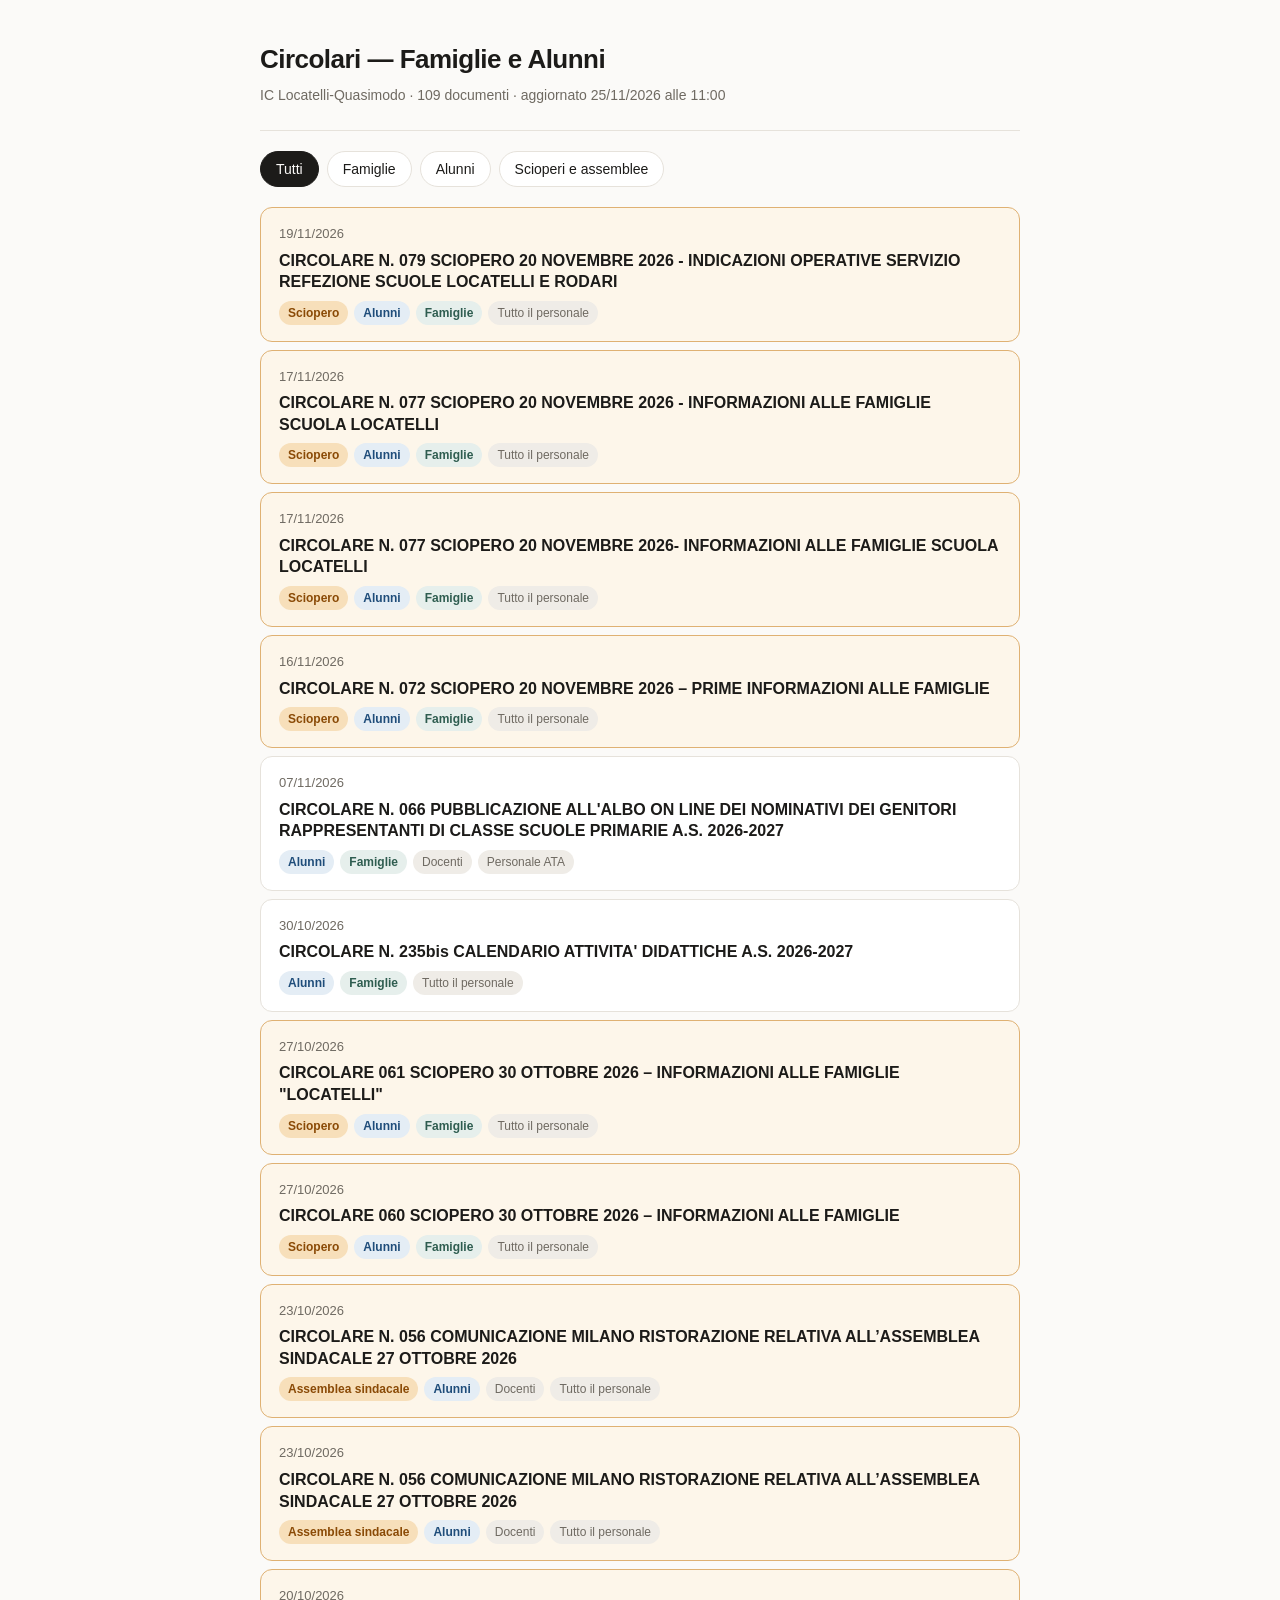
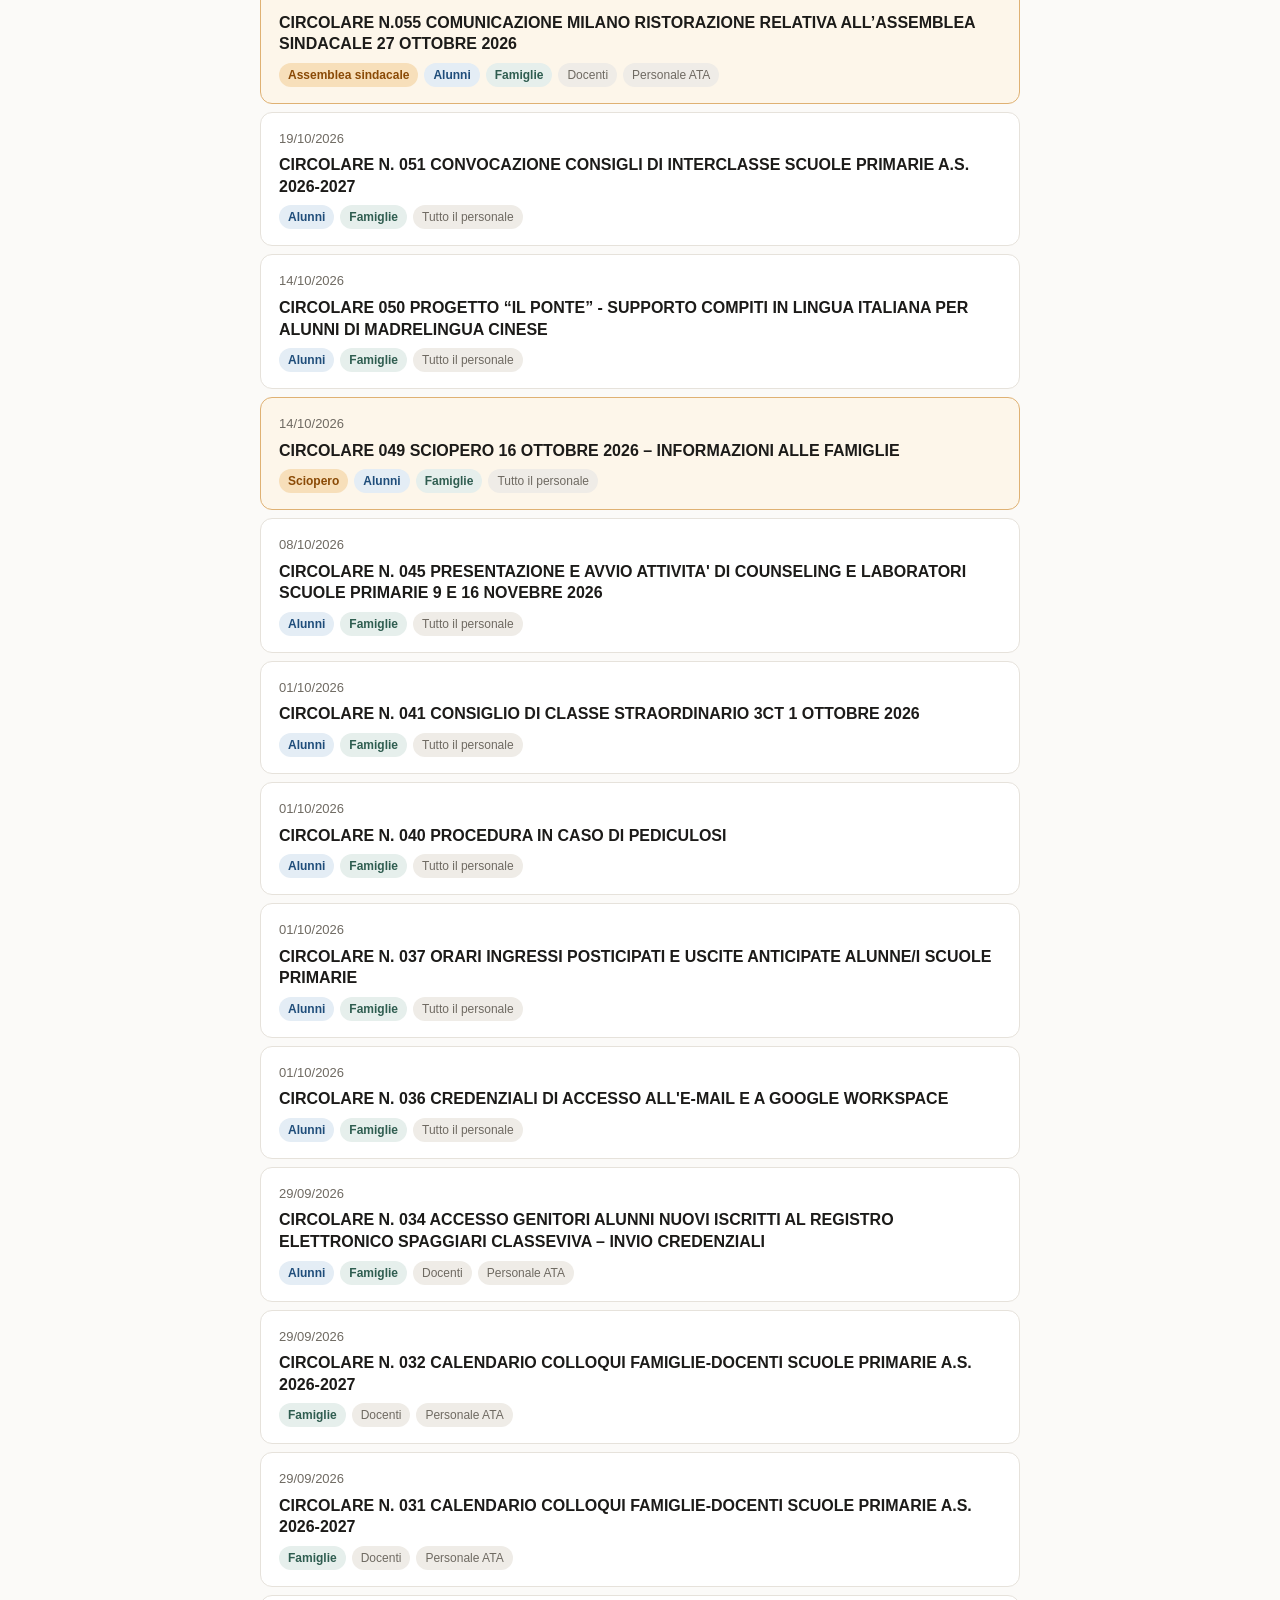
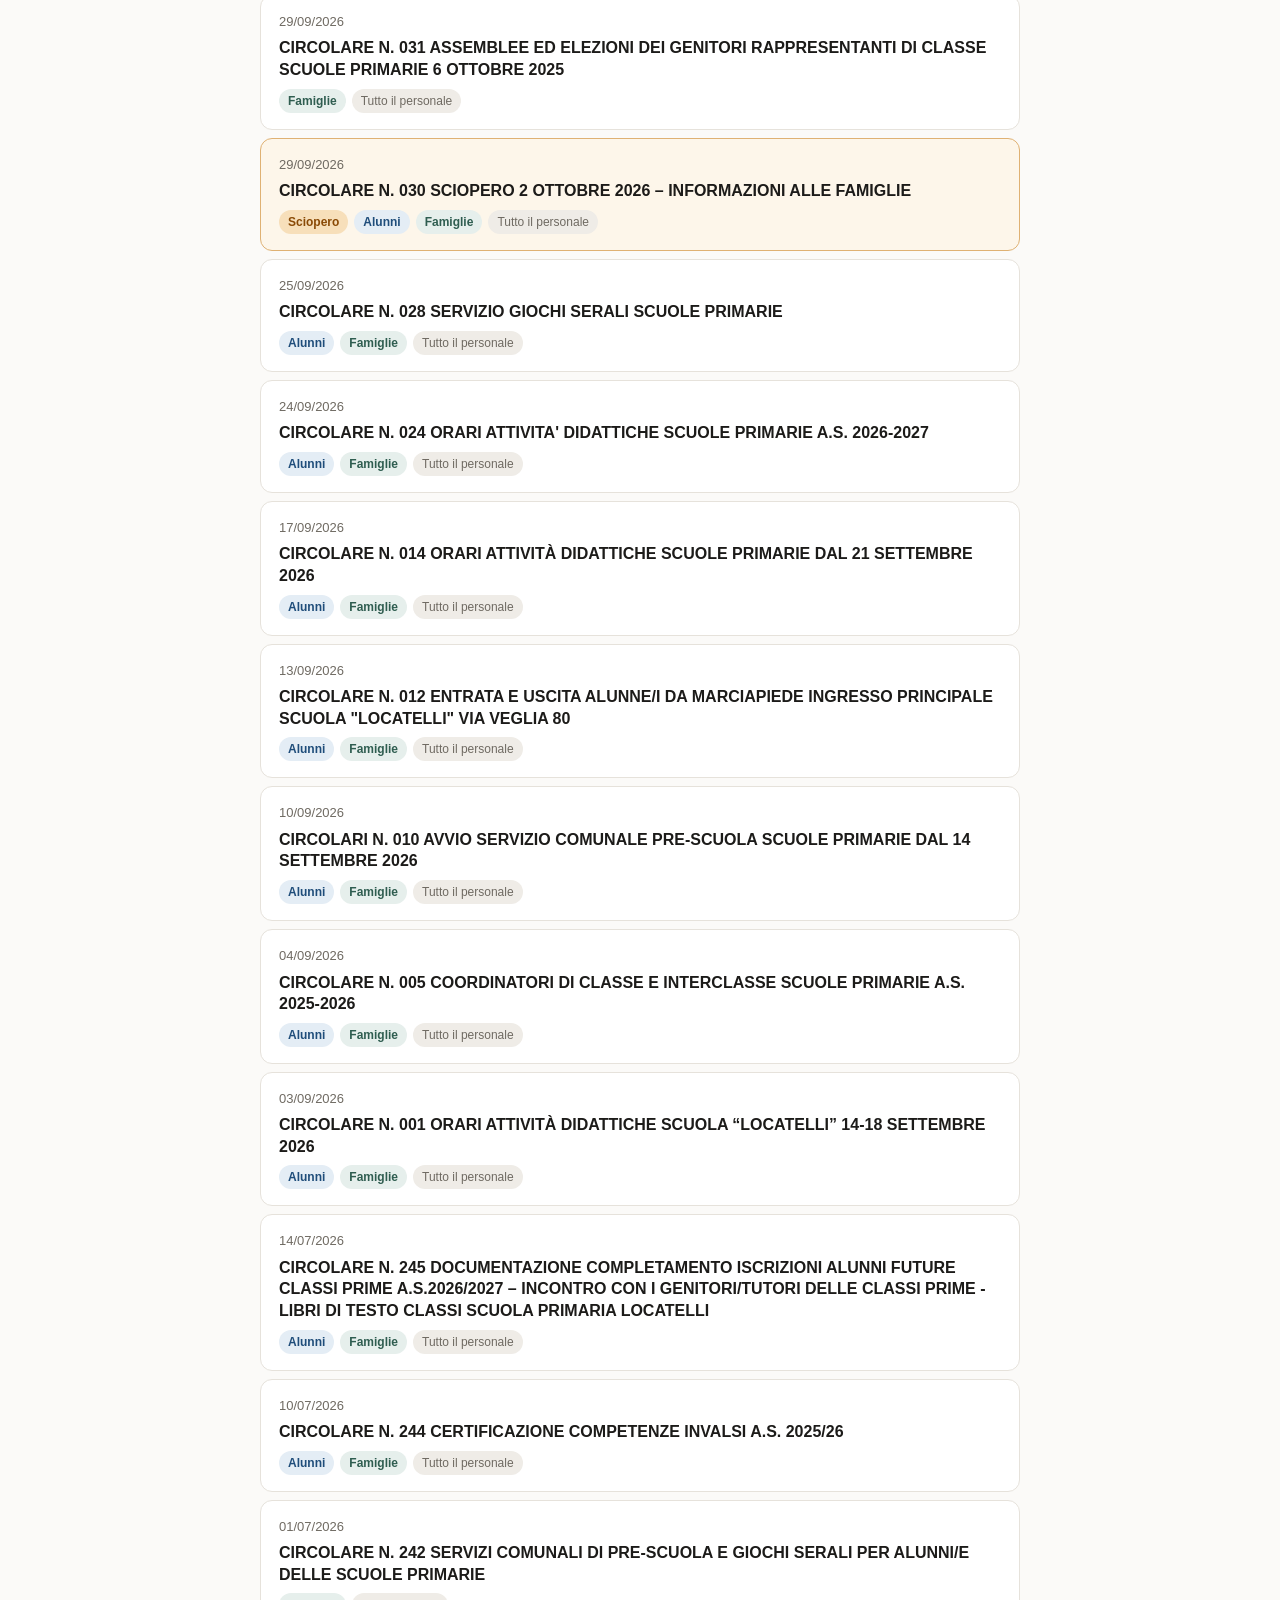
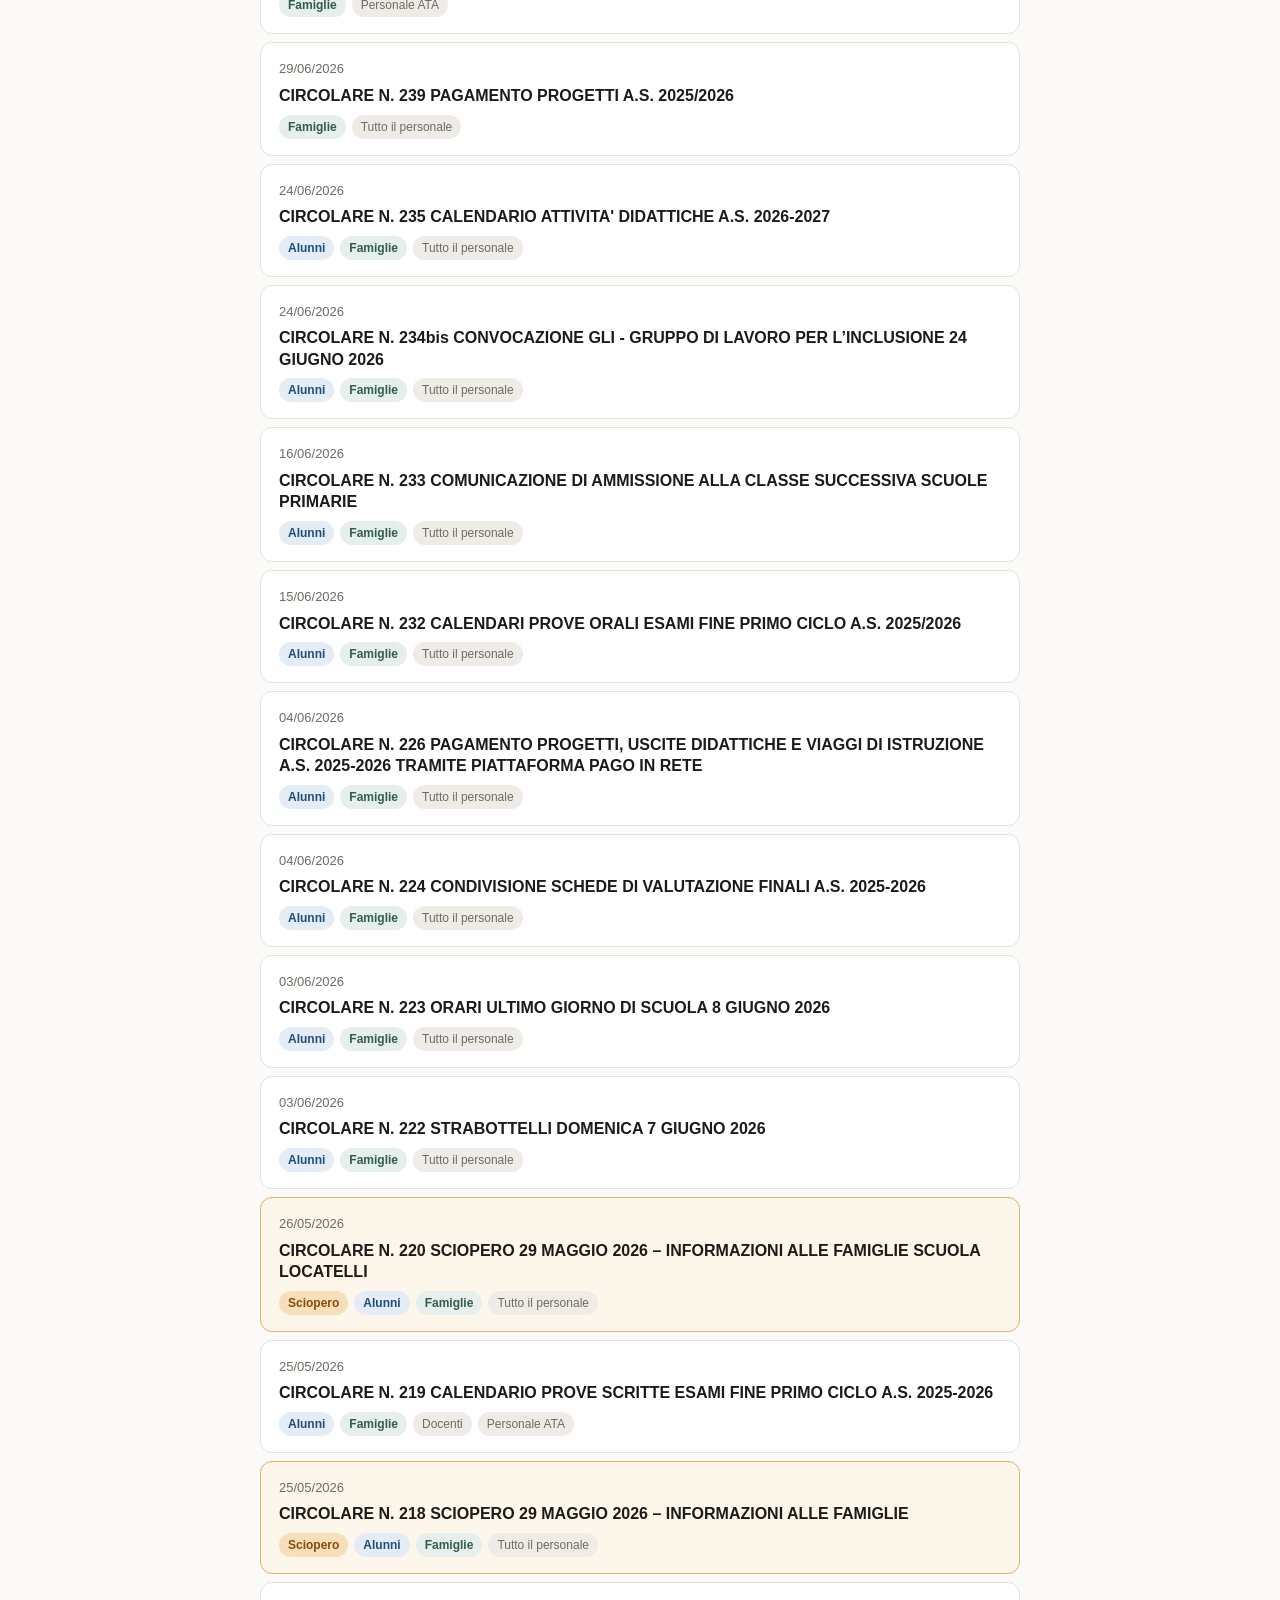
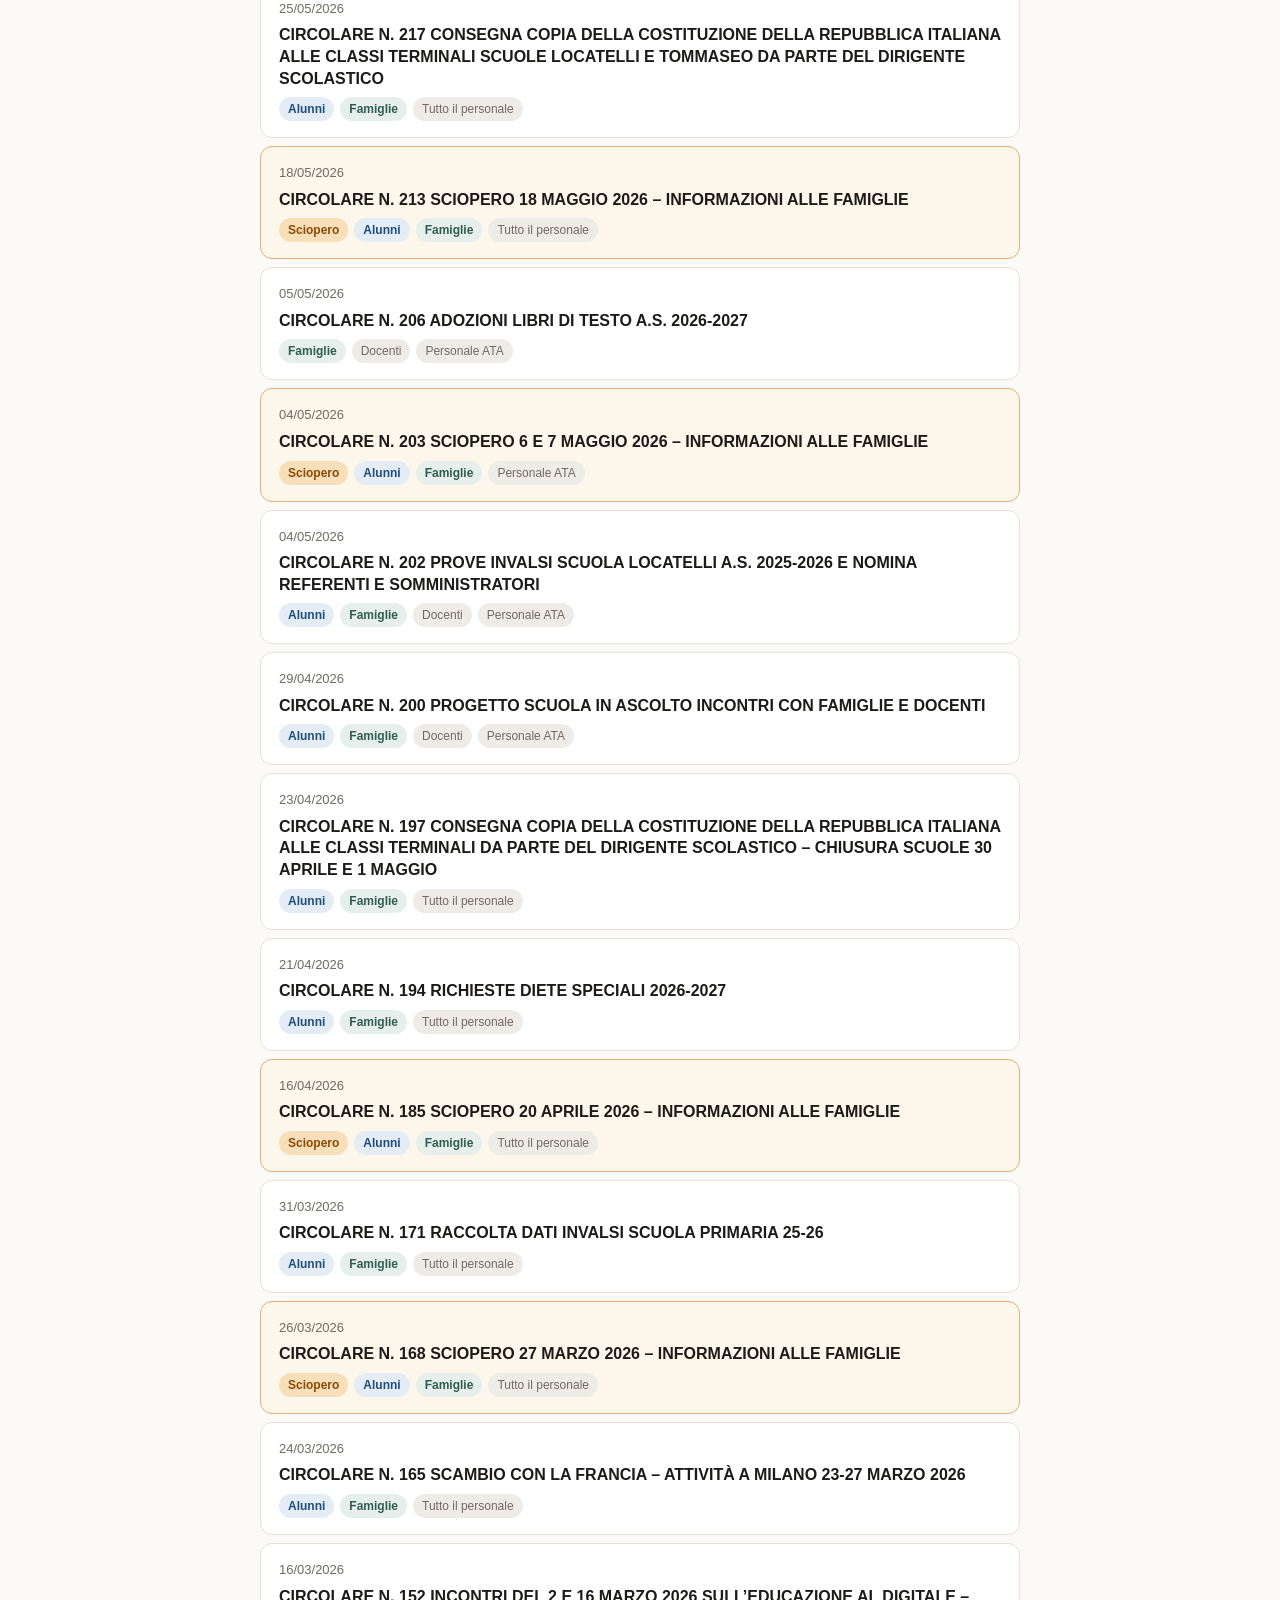
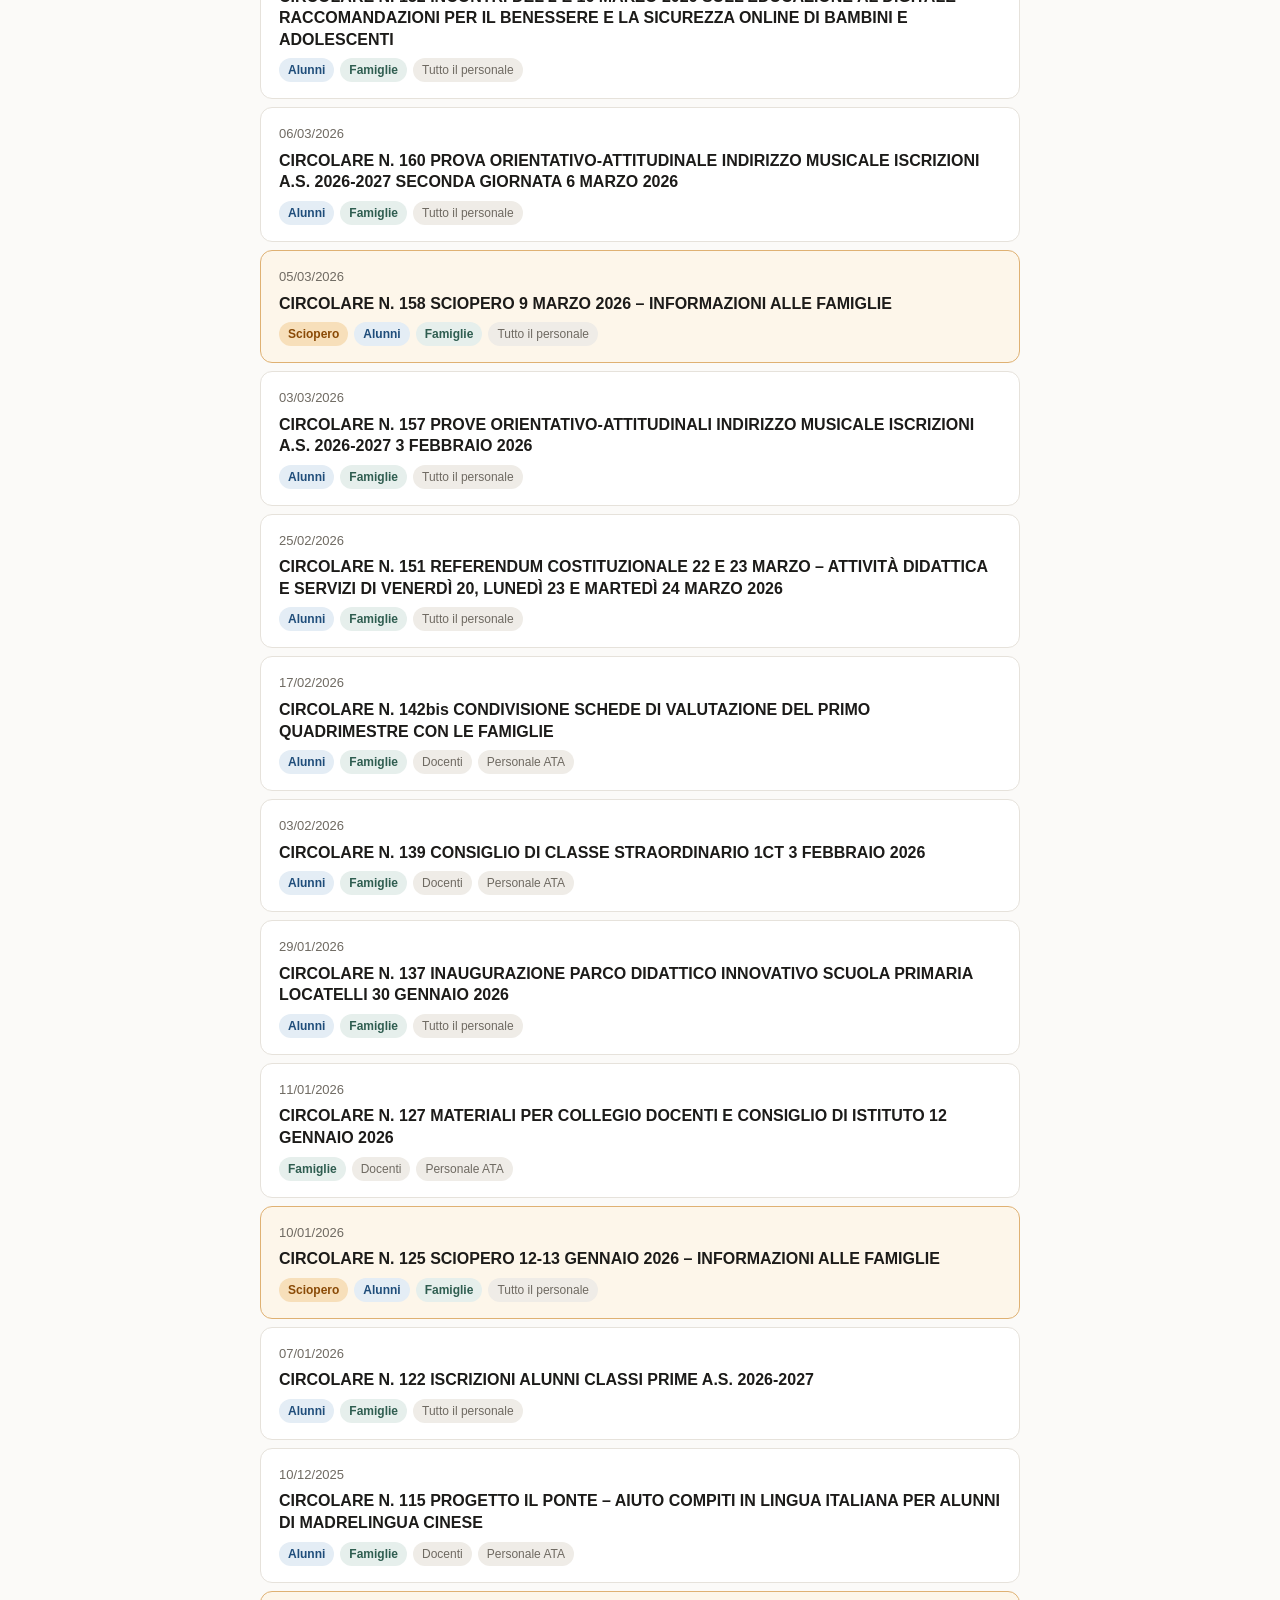
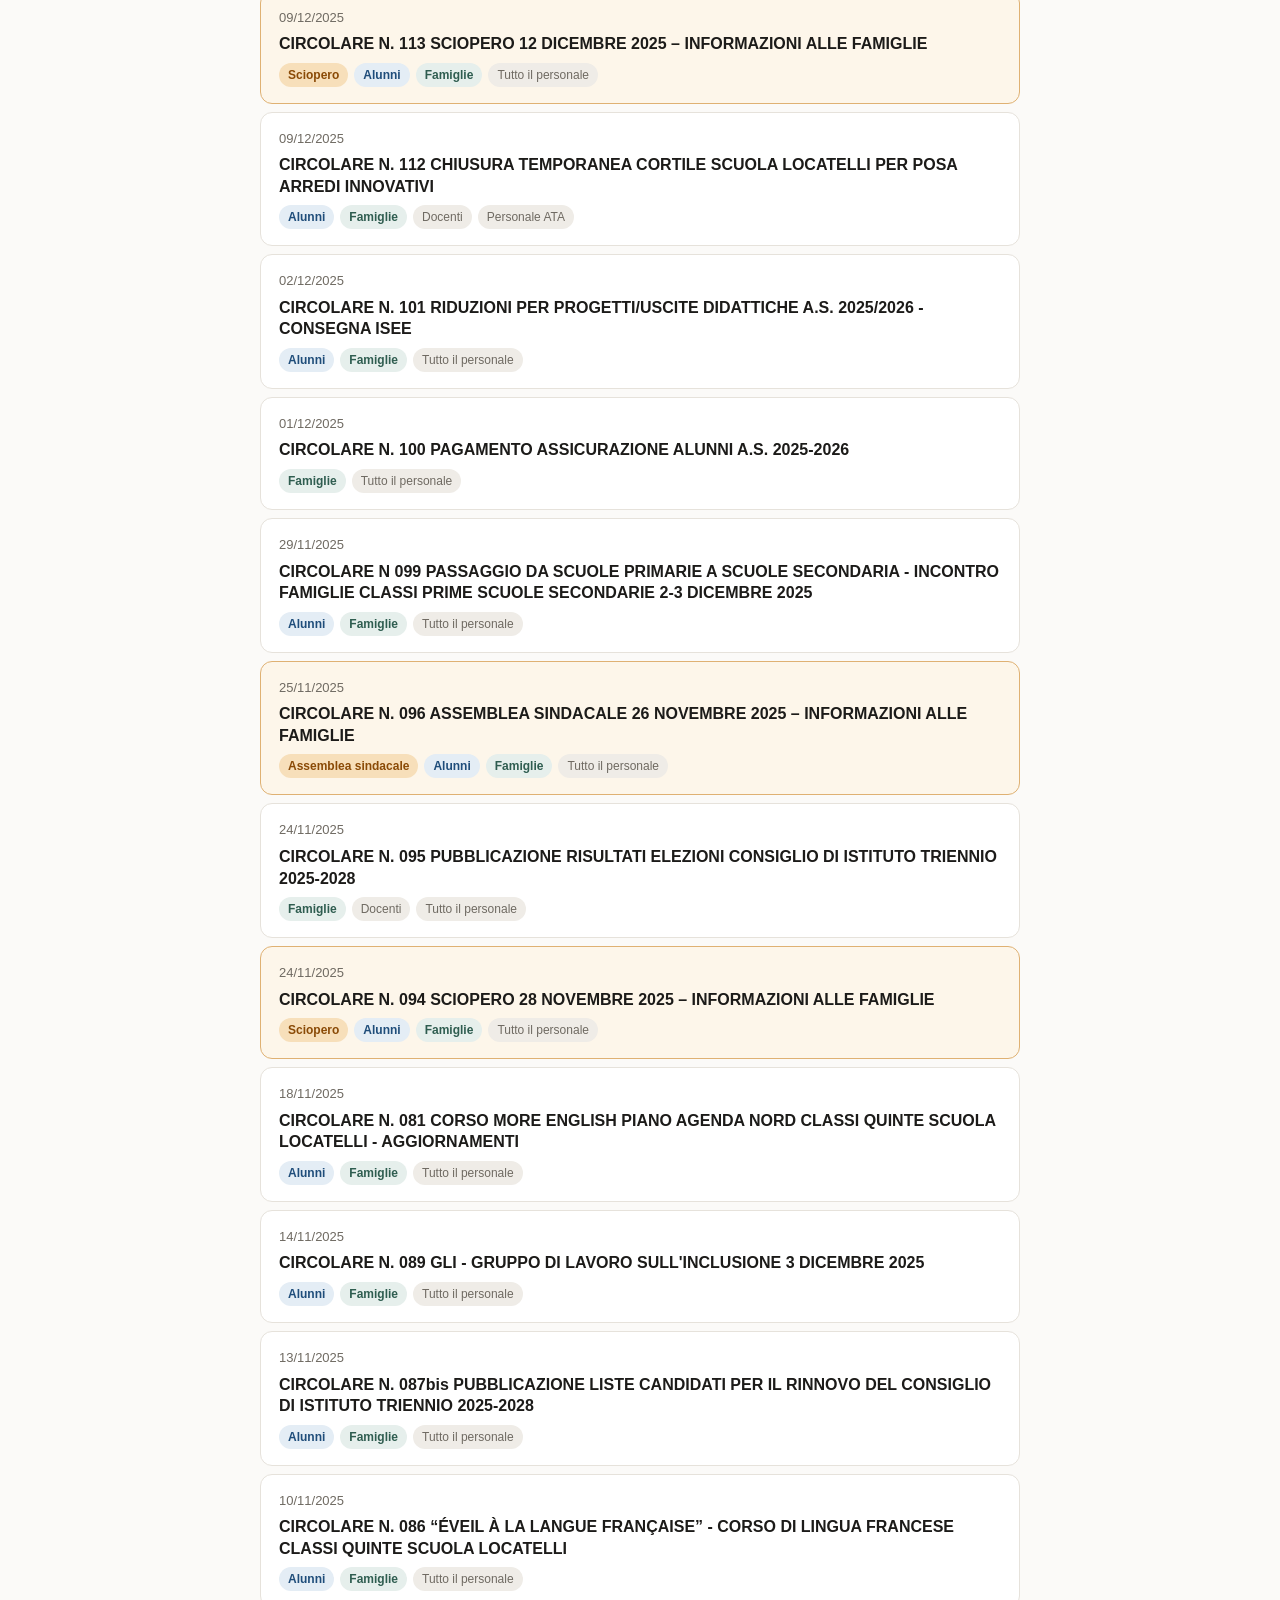
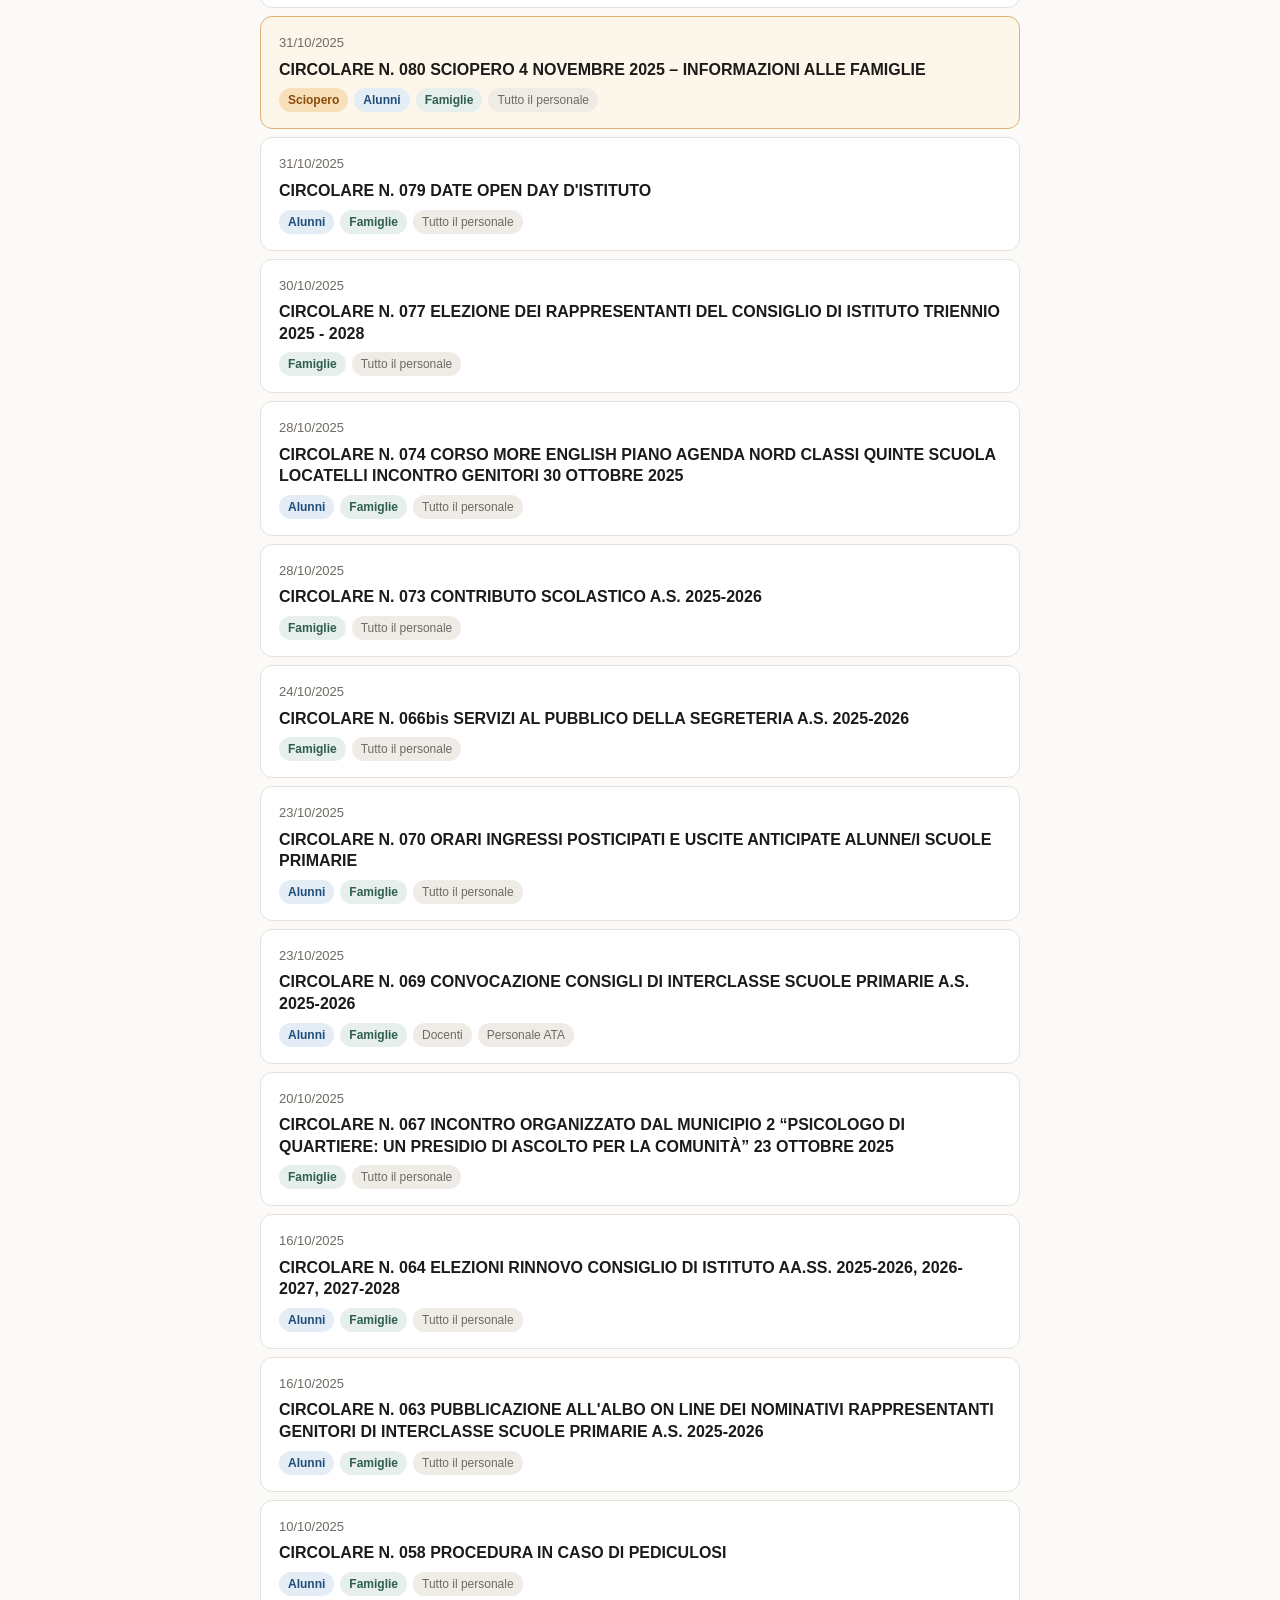
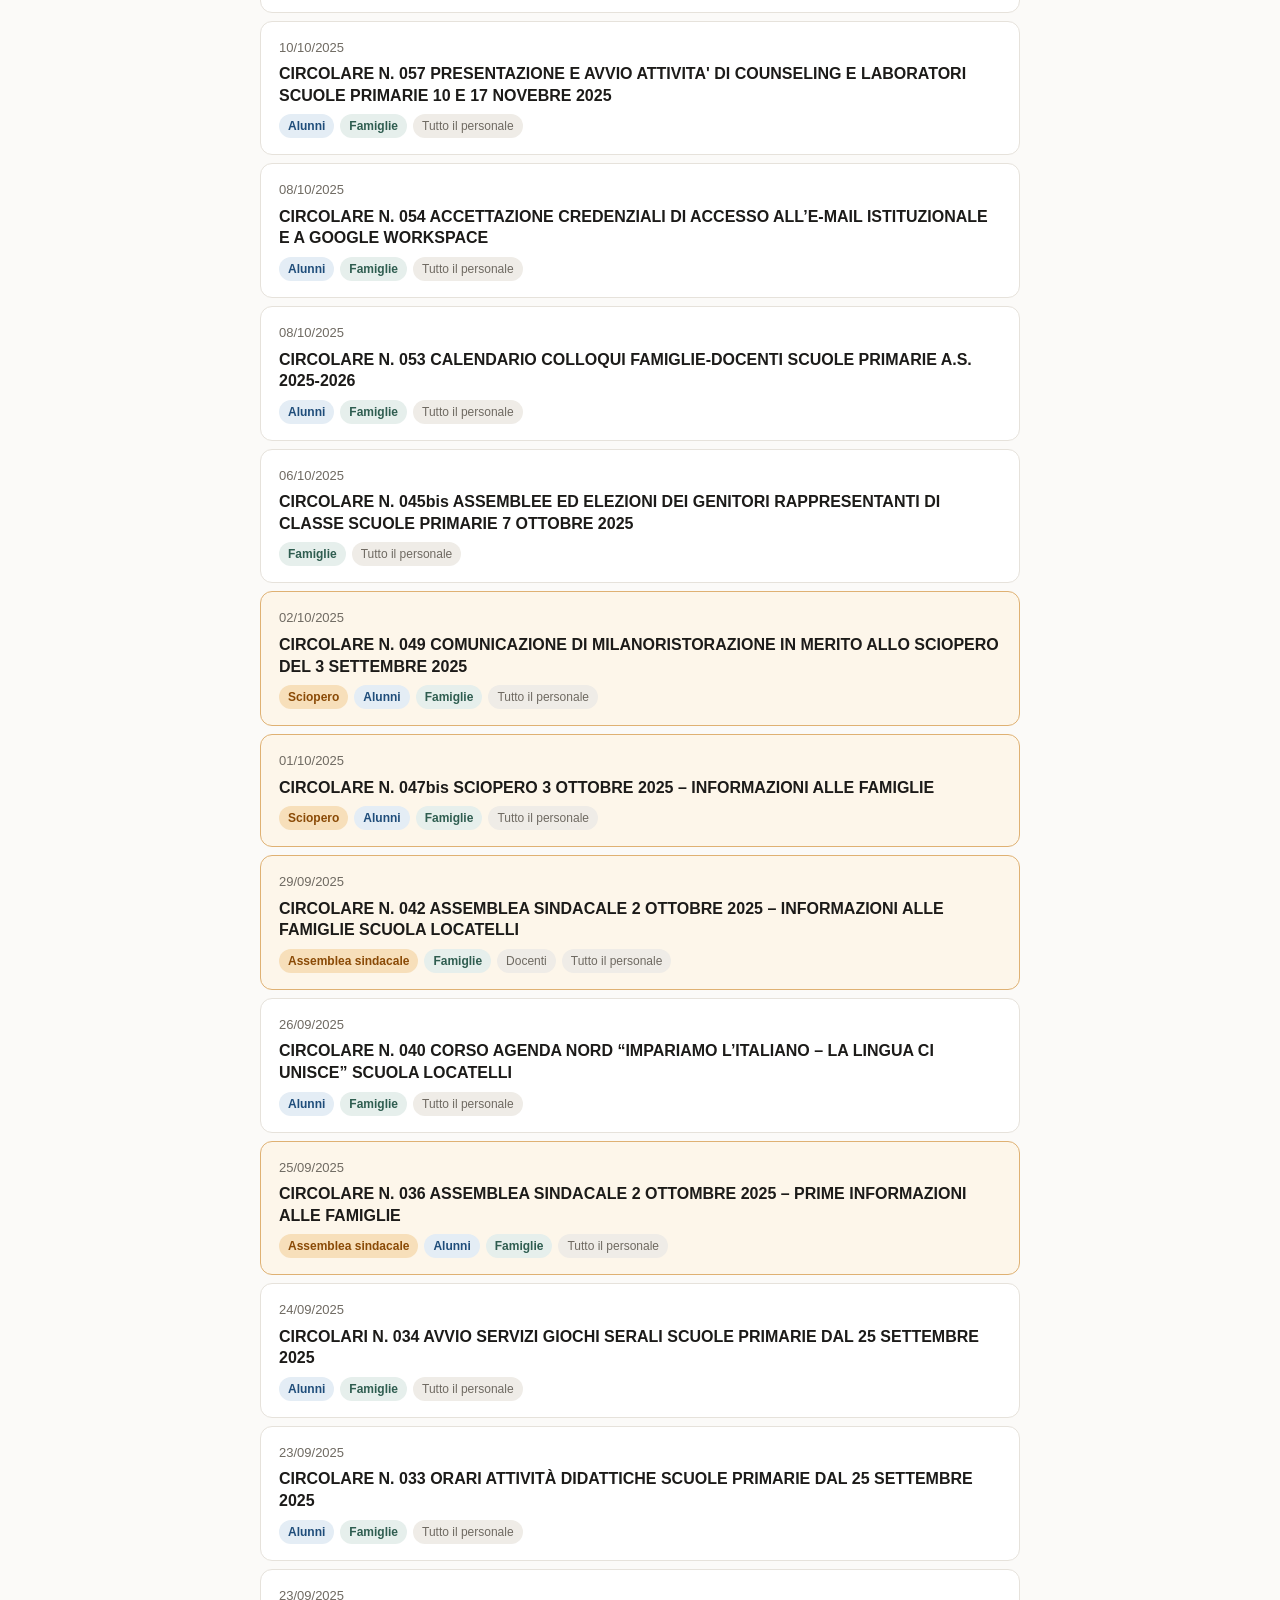
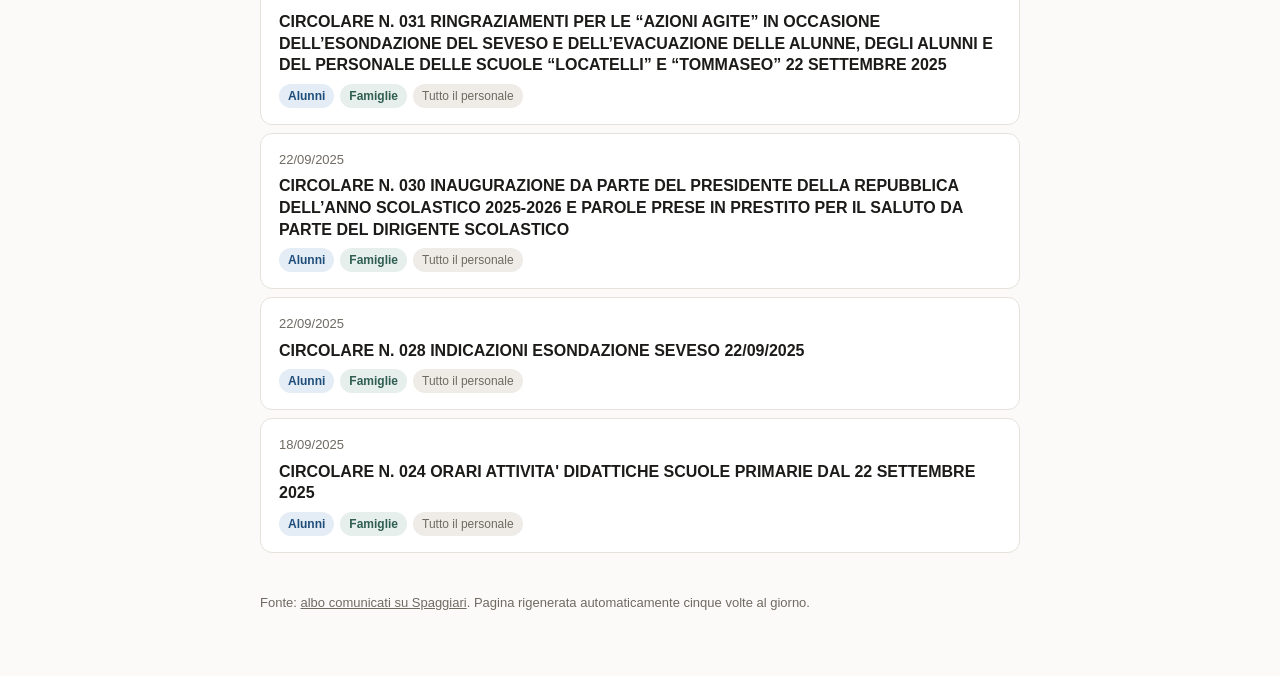
<file: circolari/index.html>
<!DOCTYPE html>
<html lang="it">
<head>
<meta charset="utf-8">
<meta name="viewport" content="width=device-width, initial-scale=1">
<meta name="robots" content="noindex, nofollow">
<title>Circolari — Famiglie e Alunni</title>
<style>
  :root {
    --bg: #fbfaf8;
    --surface: #ffffff;
    --border: #e6e2db;
    --text: #1c1b19;
    --muted: #6f6a62;
    --accent: #9a2a1f;
    --famiglie: #2f5d50;
    --famiglie-bg: #e6efec;
    --alunni: #1f4d7a;
    --alunni-bg: #e4edf5;
    --altro: #6f6a62;
    --altro-bg: #efece7;
    --avviso: #8a4a06;
    --avviso-bg: #f7dfba;
    --avviso-card: #fdf6ea;
    --avviso-bordo: #dfb173;
  }
  @media (prefers-color-scheme: dark) {
    :root:not([data-theme="light"]) {
      --bg: #151413;
      --surface: #1e1d1b;
      --border: #333029;
      --text: #f2efea;
      --muted: #a09a90;
      --accent: #e0705f;
      --famiglie: #8fc9b6;
      --famiglie-bg: #21332d;
      --alunni: #93bde0;
      --alunni-bg: #1e2d3b;
      --altro: #a09a90;
      --altro-bg: #2a2723;
      --avviso: #f0c07a;
      --avviso-bg: #4a3a20;
      --avviso-card: #2a2318;
      --avviso-bordo: #6b5121;
    }
  }
  * { box-sizing: border-box; }
  body {
    margin: 0;
    padding: 0 16px 64px;
    background: var(--bg);
    color: var(--text);
    font: 16px/1.5 -apple-system, BlinkMacSystemFont, "Segoe UI", Roboto, sans-serif;
    -webkit-font-smoothing: antialiased;
  }
  .wrap { max-width: 760px; margin: 0 auto; }
  header { padding: 40px 0 24px; border-bottom: 1px solid var(--border); }
  h1 { margin: 0 0 6px; font-size: 26px; letter-spacing: -0.02em; }
  .sub { margin: 0; color: var(--muted); font-size: 14px; }
  .filtri { display: flex; gap: 8px; flex-wrap: wrap; padding: 20px 0 4px; }
  .filtro {
    border: 1px solid var(--border); background: var(--surface); color: var(--text);
    border-radius: 999px; padding: 7px 15px; font-size: 14px; cursor: pointer;
    font-family: inherit; min-height: 36px;
  }
  .filtro[aria-pressed="true"] { background: var(--text); color: var(--bg); border-color: var(--text); }
  .filtro:focus-visible { outline: 2px solid var(--accent); outline-offset: 2px; }
  ul { list-style: none; margin: 16px 0 0; padding: 0; }
  .doc + .doc { margin-top: 8px; }
  .doc-link {
    display: grid; gap: 6px; padding: 16px 18px;
    background: var(--surface); border: 1px solid var(--border); border-radius: 12px;
    text-decoration: none; color: inherit;
  }
  .doc-link:hover { border-color: var(--accent); }
  .doc-link:focus-visible { outline: 2px solid var(--accent); outline-offset: 2px; }
  time { font-size: 13px; color: var(--muted); font-variant-numeric: tabular-nums; }
  .doc-title { font-weight: 600; line-height: 1.35; }
  .tags { display: flex; gap: 6px; flex-wrap: wrap; margin-top: 2px; }
  .tag { font-size: 12px; padding: 3px 9px; border-radius: 999px; font-weight: 600; }
  .tag-famiglie { color: var(--famiglie); background: var(--famiglie-bg); }
  .tag-alunni { color: var(--alunni); background: var(--alunni-bg); }
  .tag-altro { color: var(--altro); background: var(--altro-bg); font-weight: 500; }
  .tag-avviso { color: var(--avviso); background: var(--avviso-bg); }
  .doc.avviso .doc-link { border-color: var(--avviso-bordo); background: var(--avviso-card); }
  .vuoto { color: var(--muted); padding: 32px 0; text-align: center; }
  footer { margin-top: 40px; color: var(--muted); font-size: 13px; }
  footer a { color: inherit; }
</style>
</head>
<body>
<div class="wrap">
  <header>
    <h1>Circolari — Famiglie e Alunni</h1>
    <p class="sub">IC Locatelli-Quasimodo · 109 documenti · aggiornato 25/11/2026 alle 11:00</p>
  </header>

  <div class="filtri" role="group" aria-label="Filtra per categoria">
    <button class="filtro" data-f="tutti" aria-pressed="true">Tutti</button>
    <button class="filtro" data-f="Famiglie" aria-pressed="false">Famiglie</button>
    <button class="filtro" data-f="Alunni" aria-pressed="false">Alunni</button>
    <button class="filtro" data-f="avvisi" aria-pressed="false">Scioperi e assemblee</button>
  </div>

  <ul id="elenco">
      <li class="doc avviso" data-cats="Alunni Famiglie" data-avviso="1">
        <a class="doc-link" href="https://web.spaggiari.eu/sdg2/Documenti/MIME0093/4o2a7m62qt" target="_blank" rel="noopener">
          <time datetime="19/11/2026">19/11/2026</time>
          <span class="doc-title">CIRCOLARE N. 079 SCIOPERO 20 NOVEMBRE 2026 - INDICAZIONI OPERATIVE SERVIZIO REFEZIONE SCUOLE LOCATELLI E RODARI</span>
          <span class="tags"><span class="tag tag-avviso">Sciopero</span><span class="tag tag-alunni">Alunni</span><span class="tag tag-famiglie">Famiglie</span><span class="tag tag-altro">Tutto il personale</span></span>
        </a>
      </li>
      <li class="doc avviso" data-cats="Alunni Famiglie" data-avviso="1">
        <a class="doc-link" href="https://web.spaggiari.eu/sdg2/Documenti/MIME0093/o3cre4l5a5" target="_blank" rel="noopener">
          <time datetime="17/11/2026">17/11/2026</time>
          <span class="doc-title">CIRCOLARE N. 077 SCIOPERO 20 NOVEMBRE 2026 - INFORMAZIONI ALLE FAMIGLIE SCUOLA LOCATELLI</span>
          <span class="tags"><span class="tag tag-avviso">Sciopero</span><span class="tag tag-alunni">Alunni</span><span class="tag tag-famiglie">Famiglie</span><span class="tag tag-altro">Tutto il personale</span></span>
        </a>
      </li>
      <li class="doc avviso" data-cats="Alunni Famiglie" data-avviso="1">
        <a class="doc-link" href="https://web.spaggiari.eu/sdg2/Documenti/MIME0093/o3cre4l5a5" target="_blank" rel="noopener">
          <time datetime="17/11/2026">17/11/2026</time>
          <span class="doc-title">CIRCOLARE N. 077 SCIOPERO 20 NOVEMBRE 2026- INFORMAZIONI ALLE FAMIGLIE SCUOLA LOCATELLI</span>
          <span class="tags"><span class="tag tag-avviso">Sciopero</span><span class="tag tag-alunni">Alunni</span><span class="tag tag-famiglie">Famiglie</span><span class="tag tag-altro">Tutto il personale</span></span>
        </a>
      </li>
      <li class="doc avviso" data-cats="Alunni Famiglie" data-avviso="1">
        <a class="doc-link" href="https://web.spaggiari.eu/sdg2/Documenti/MIME0093/spjb5b0s43" target="_blank" rel="noopener">
          <time datetime="16/11/2026">16/11/2026</time>
          <span class="doc-title">CIRCOLARE N. 072 SCIOPERO 20 NOVEMBRE 2026 – PRIME INFORMAZIONI ALLE FAMIGLIE</span>
          <span class="tags"><span class="tag tag-avviso">Sciopero</span><span class="tag tag-alunni">Alunni</span><span class="tag tag-famiglie">Famiglie</span><span class="tag tag-altro">Tutto il personale</span></span>
        </a>
      </li>
      <li class="doc" data-cats="Alunni Famiglie" data-avviso="">
        <a class="doc-link" href="https://web.spaggiari.eu/sdg2/Documenti/MIME0093/fl0ko9hf28" target="_blank" rel="noopener">
          <time datetime="07/11/2026">07/11/2026</time>
          <span class="doc-title">CIRCOLARE N. 066 PUBBLICAZIONE ALL&#x27;ALBO ON LINE DEI NOMINATIVI DEI GENITORI RAPPRESENTANTI DI CLASSE SCUOLE PRIMARIE A.S. 2026-2027</span>
          <span class="tags"><span class="tag tag-alunni">Alunni</span><span class="tag tag-famiglie">Famiglie</span><span class="tag tag-altro">Docenti</span><span class="tag tag-altro">Personale ATA</span></span>
        </a>
      </li>
      <li class="doc" data-cats="Alunni Famiglie" data-avviso="">
        <a class="doc-link" href="https://web.spaggiari.eu/sdg2/Documenti/MIME0093/jjp1c605e6" target="_blank" rel="noopener">
          <time datetime="30/10/2026">30/10/2026</time>
          <span class="doc-title">CIRCOLARE N. 235bis CALENDARIO ATTIVITA&#x27; DIDATTICHE A.S. 2026-2027</span>
          <span class="tags"><span class="tag tag-alunni">Alunni</span><span class="tag tag-famiglie">Famiglie</span><span class="tag tag-altro">Tutto il personale</span></span>
        </a>
      </li>
      <li class="doc avviso" data-cats="Alunni Famiglie" data-avviso="1">
        <a class="doc-link" href="https://web.spaggiari.eu/sdg2/Documenti/MIME0093/tin3brir8p" target="_blank" rel="noopener">
          <time datetime="27/10/2026">27/10/2026</time>
          <span class="doc-title">CIRCOLARE 061 SCIOPERO 30 OTTOBRE 2026 – INFORMAZIONI ALLE FAMIGLIE &quot;LOCATELLI&quot;</span>
          <span class="tags"><span class="tag tag-avviso">Sciopero</span><span class="tag tag-alunni">Alunni</span><span class="tag tag-famiglie">Famiglie</span><span class="tag tag-altro">Tutto il personale</span></span>
        </a>
      </li>
      <li class="doc avviso" data-cats="Alunni Famiglie" data-avviso="1">
        <a class="doc-link" href="https://web.spaggiari.eu/sdg2/Documenti/MIME0093/jktr3c0v54" target="_blank" rel="noopener">
          <time datetime="27/10/2026">27/10/2026</time>
          <span class="doc-title">CIRCOLARE 060 SCIOPERO 30 OTTOBRE 2026 – INFORMAZIONI ALLE FAMIGLIE</span>
          <span class="tags"><span class="tag tag-avviso">Sciopero</span><span class="tag tag-alunni">Alunni</span><span class="tag tag-famiglie">Famiglie</span><span class="tag tag-altro">Tutto il personale</span></span>
        </a>
      </li>
      <li class="doc avviso" data-cats="Alunni" data-avviso="1">
        <a class="doc-link" href="https://web.spaggiari.eu/sdg2/Documenti/MIME0093/agf2eqmvct" target="_blank" rel="noopener">
          <time datetime="23/10/2026">23/10/2026</time>
          <span class="doc-title">CIRCOLARE N. 056 COMUNICAZIONE MILANO RISTORAZIONE RELATIVA ALL’ASSEMBLEA SINDACALE 27 OTTOBRE 2026</span>
          <span class="tags"><span class="tag tag-avviso">Assemblea sindacale</span><span class="tag tag-alunni">Alunni</span><span class="tag tag-altro">Docenti</span><span class="tag tag-altro">Tutto il personale</span></span>
        </a>
      </li>
      <li class="doc avviso" data-cats="Alunni" data-avviso="1">
        <a class="doc-link" href="https://web.spaggiari.eu/sdg2/Documenti/MIME0093/agf2eqmvct" target="_blank" rel="noopener">
          <time datetime="23/10/2026">23/10/2026</time>
          <span class="doc-title">CIRCOLARE N. 056 COMUNICAZIONE MILANO RISTORAZIONE RELATIVA ALL’ASSEMBLEA SINDACALE 27 OTTOBRE 2026</span>
          <span class="tags"><span class="tag tag-avviso">Assemblea sindacale</span><span class="tag tag-alunni">Alunni</span><span class="tag tag-altro">Docenti</span><span class="tag tag-altro">Tutto il personale</span></span>
        </a>
      </li>
      <li class="doc avviso" data-cats="Alunni Famiglie" data-avviso="1">
        <a class="doc-link" href="https://web.spaggiari.eu/sdg2/Documenti/MIME0093/agf2eqmvct" target="_blank" rel="noopener">
          <time datetime="20/10/2026">20/10/2026</time>
          <span class="doc-title">CIRCOLARE N.055 COMUNICAZIONE MILANO RISTORAZIONE RELATIVA ALL’ASSEMBLEA SINDACALE 27 OTTOBRE 2026</span>
          <span class="tags"><span class="tag tag-avviso">Assemblea sindacale</span><span class="tag tag-alunni">Alunni</span><span class="tag tag-famiglie">Famiglie</span><span class="tag tag-altro">Docenti</span><span class="tag tag-altro">Personale ATA</span></span>
        </a>
      </li>
      <li class="doc" data-cats="Alunni Famiglie" data-avviso="">
        <a class="doc-link" href="https://web.spaggiari.eu/sdg2/Documenti/MIME0093/g2bo5b2rms" target="_blank" rel="noopener">
          <time datetime="19/10/2026">19/10/2026</time>
          <span class="doc-title">CIRCOLARE N. 051 CONVOCAZIONE CONSIGLI DI INTERCLASSE SCUOLE PRIMARIE A.S. 2026-2027</span>
          <span class="tags"><span class="tag tag-alunni">Alunni</span><span class="tag tag-famiglie">Famiglie</span><span class="tag tag-altro">Tutto il personale</span></span>
        </a>
      </li>
      <li class="doc" data-cats="Alunni Famiglie" data-avviso="">
        <a class="doc-link" href="https://web.spaggiari.eu/sdg2/Documenti/MIME0093/f70g9b5u2s" target="_blank" rel="noopener">
          <time datetime="14/10/2026">14/10/2026</time>
          <span class="doc-title">CIRCOLARE 050 PROGETTO “IL PONTE” - SUPPORTO COMPITI IN LINGUA ITALIANA PER ALUNNI DI MADRELINGUA CINESE</span>
          <span class="tags"><span class="tag tag-alunni">Alunni</span><span class="tag tag-famiglie">Famiglie</span><span class="tag tag-altro">Tutto il personale</span></span>
        </a>
      </li>
      <li class="doc avviso" data-cats="Alunni Famiglie" data-avviso="1">
        <a class="doc-link" href="https://web.spaggiari.eu/sdg2/Documenti/MIME0093/ff9n4tr1et" target="_blank" rel="noopener">
          <time datetime="14/10/2026">14/10/2026</time>
          <span class="doc-title">CIRCOLARE 049 SCIOPERO 16 OTTOBRE 2026 – INFORMAZIONI ALLE FAMIGLIE</span>
          <span class="tags"><span class="tag tag-avviso">Sciopero</span><span class="tag tag-alunni">Alunni</span><span class="tag tag-famiglie">Famiglie</span><span class="tag tag-altro">Tutto il personale</span></span>
        </a>
      </li>
      <li class="doc" data-cats="Alunni Famiglie" data-avviso="">
        <a class="doc-link" href="https://web.spaggiari.eu/sdg2/Documenti/MIME0093/rf2g1vlo0a" target="_blank" rel="noopener">
          <time datetime="08/10/2026">08/10/2026</time>
          <span class="doc-title">CIRCOLARE N. 045 PRESENTAZIONE E AVVIO ATTIVITA&#x27; DI COUNSELING E LABORATORI SCUOLE PRIMARIE 9 E 16 NOVEBRE 2026</span>
          <span class="tags"><span class="tag tag-alunni">Alunni</span><span class="tag tag-famiglie">Famiglie</span><span class="tag tag-altro">Tutto il personale</span></span>
        </a>
      </li>
      <li class="doc" data-cats="Alunni Famiglie" data-avviso="">
        <a class="doc-link" href="https://web.spaggiari.eu/sdg2/Documenti/MIME0093/gijj2emncg" target="_blank" rel="noopener">
          <time datetime="01/10/2026">01/10/2026</time>
          <span class="doc-title">CIRCOLARE N. 041 CONSIGLIO DI CLASSE STRAORDINARIO 3CT 1 OTTOBRE 2026</span>
          <span class="tags"><span class="tag tag-alunni">Alunni</span><span class="tag tag-famiglie">Famiglie</span><span class="tag tag-altro">Tutto il personale</span></span>
        </a>
      </li>
      <li class="doc" data-cats="Alunni Famiglie" data-avviso="">
        <a class="doc-link" href="https://web.spaggiari.eu/sdg2/Documenti/MIME0093/8nin31f6af" target="_blank" rel="noopener">
          <time datetime="01/10/2026">01/10/2026</time>
          <span class="doc-title">CIRCOLARE N. 040 PROCEDURA IN CASO DI PEDICULOSI</span>
          <span class="tags"><span class="tag tag-alunni">Alunni</span><span class="tag tag-famiglie">Famiglie</span><span class="tag tag-altro">Tutto il personale</span></span>
        </a>
      </li>
      <li class="doc" data-cats="Alunni Famiglie" data-avviso="">
        <a class="doc-link" href="https://web.spaggiari.eu/sdg2/Documenti/MIME0093/iq3kscavbj" target="_blank" rel="noopener">
          <time datetime="01/10/2026">01/10/2026</time>
          <span class="doc-title">CIRCOLARE N. 037 ORARI INGRESSI POSTICIPATI E USCITE ANTICIPATE ALUNNE/I SCUOLE PRIMARIE</span>
          <span class="tags"><span class="tag tag-alunni">Alunni</span><span class="tag tag-famiglie">Famiglie</span><span class="tag tag-altro">Tutto il personale</span></span>
        </a>
      </li>
      <li class="doc" data-cats="Alunni Famiglie" data-avviso="">
        <a class="doc-link" href="https://web.spaggiari.eu/sdg2/Documenti/MIME0093/2cntfqvm24" target="_blank" rel="noopener">
          <time datetime="01/10/2026">01/10/2026</time>
          <span class="doc-title">CIRCOLARE N. 036 CREDENZIALI DI ACCESSO ALL&#x27;E-MAIL E A GOOGLE WORKSPACE</span>
          <span class="tags"><span class="tag tag-alunni">Alunni</span><span class="tag tag-famiglie">Famiglie</span><span class="tag tag-altro">Tutto il personale</span></span>
        </a>
      </li>
      <li class="doc" data-cats="Alunni Famiglie" data-avviso="">
        <a class="doc-link" href="https://web.spaggiari.eu/sdg2/Documenti/MIME0093/t475nsa8k3" target="_blank" rel="noopener">
          <time datetime="29/09/2026">29/09/2026</time>
          <span class="doc-title">CIRCOLARE N. 034 ACCESSO GENITORI ALUNNI NUOVI ISCRITTI AL REGISTRO ELETTRONICO SPAGGIARI CLASSEVIVA – INVIO CREDENZIALI</span>
          <span class="tags"><span class="tag tag-alunni">Alunni</span><span class="tag tag-famiglie">Famiglie</span><span class="tag tag-altro">Docenti</span><span class="tag tag-altro">Personale ATA</span></span>
        </a>
      </li>
      <li class="doc" data-cats="Famiglie" data-avviso="">
        <a class="doc-link" href="https://web.spaggiari.eu/sdg2/Documenti/MIME0093/0aqd7f44qk" target="_blank" rel="noopener">
          <time datetime="29/09/2026">29/09/2026</time>
          <span class="doc-title">CIRCOLARE N. 032 CALENDARIO COLLOQUI FAMIGLIE-DOCENTI SCUOLE PRIMARIE A.S. 2026-2027</span>
          <span class="tags"><span class="tag tag-famiglie">Famiglie</span><span class="tag tag-altro">Docenti</span><span class="tag tag-altro">Personale ATA</span></span>
        </a>
      </li>
      <li class="doc" data-cats="Famiglie" data-avviso="">
        <a class="doc-link" href="https://web.spaggiari.eu/sdg2/Documenti/MIME0093/208287167" target="_blank" rel="noopener">
          <time datetime="29/09/2026">29/09/2026</time>
          <span class="doc-title">CIRCOLARE N. 031 CALENDARIO COLLOQUI FAMIGLIE-DOCENTI SCUOLE PRIMARIE A.S. 2026-2027</span>
          <span class="tags"><span class="tag tag-famiglie">Famiglie</span><span class="tag tag-altro">Docenti</span><span class="tag tag-altro">Personale ATA</span></span>
        </a>
      </li>
      <li class="doc" data-cats="Famiglie" data-avviso="">
        <a class="doc-link" href="https://web.spaggiari.eu/sdg2/Documenti/MIME0093/n4ksb20173" target="_blank" rel="noopener">
          <time datetime="29/09/2026">29/09/2026</time>
          <span class="doc-title">CIRCOLARE N. 031 ASSEMBLEE ED ELEZIONI DEI GENITORI RAPPRESENTANTI DI CLASSE SCUOLE PRIMARIE 6 OTTOBRE 2025</span>
          <span class="tags"><span class="tag tag-famiglie">Famiglie</span><span class="tag tag-altro">Tutto il personale</span></span>
        </a>
      </li>
      <li class="doc avviso" data-cats="Alunni Famiglie" data-avviso="1">
        <a class="doc-link" href="https://web.spaggiari.eu/sdg2/Documenti/MIME0093/r1eaa1m6en" target="_blank" rel="noopener">
          <time datetime="29/09/2026">29/09/2026</time>
          <span class="doc-title">CIRCOLARE N. 030 SCIOPERO 2 OTTOBRE 2026 – INFORMAZIONI ALLE FAMIGLIE</span>
          <span class="tags"><span class="tag tag-avviso">Sciopero</span><span class="tag tag-alunni">Alunni</span><span class="tag tag-famiglie">Famiglie</span><span class="tag tag-altro">Tutto il personale</span></span>
        </a>
      </li>
      <li class="doc" data-cats="Alunni Famiglie" data-avviso="">
        <a class="doc-link" href="https://web.spaggiari.eu/sdg2/Documenti/MIME0093/03u97rt5gf" target="_blank" rel="noopener">
          <time datetime="25/09/2026">25/09/2026</time>
          <span class="doc-title">CIRCOLARE N. 028 SERVIZIO GIOCHI SERALI SCUOLE PRIMARIE</span>
          <span class="tags"><span class="tag tag-alunni">Alunni</span><span class="tag tag-famiglie">Famiglie</span><span class="tag tag-altro">Tutto il personale</span></span>
        </a>
      </li>
      <li class="doc" data-cats="Alunni Famiglie" data-avviso="">
        <a class="doc-link" href="https://web.spaggiari.eu/sdg2/Documenti/MIME0093/hc5rhfnut6" target="_blank" rel="noopener">
          <time datetime="24/09/2026">24/09/2026</time>
          <span class="doc-title">CIRCOLARE N. 024 ORARI ATTIVITA&#x27; DIDATTICHE SCUOLE PRIMARIE A.S. 2026-2027</span>
          <span class="tags"><span class="tag tag-alunni">Alunni</span><span class="tag tag-famiglie">Famiglie</span><span class="tag tag-altro">Tutto il personale</span></span>
        </a>
      </li>
      <li class="doc" data-cats="Alunni Famiglie" data-avviso="">
        <a class="doc-link" href="https://web.spaggiari.eu/sdg2/Documenti/MIME0093/isp0ukmrv6" target="_blank" rel="noopener">
          <time datetime="17/09/2026">17/09/2026</time>
          <span class="doc-title">CIRCOLARE N. 014 ORARI ATTIVITÀ DIDATTICHE SCUOLE PRIMARIE DAL 21 SETTEMBRE 2026</span>
          <span class="tags"><span class="tag tag-alunni">Alunni</span><span class="tag tag-famiglie">Famiglie</span><span class="tag tag-altro">Tutto il personale</span></span>
        </a>
      </li>
      <li class="doc" data-cats="Alunni Famiglie" data-avviso="">
        <a class="doc-link" href="https://web.spaggiari.eu/sdg2/Documenti/MIME0093/js691ri430" target="_blank" rel="noopener">
          <time datetime="13/09/2026">13/09/2026</time>
          <span class="doc-title">CIRCOLARE N. 012 ENTRATA E USCITA ALUNNE/I DA MARCIAPIEDE INGRESSO PRINCIPALE SCUOLA &quot;LOCATELLI&quot; VIA VEGLIA 80</span>
          <span class="tags"><span class="tag tag-alunni">Alunni</span><span class="tag tag-famiglie">Famiglie</span><span class="tag tag-altro">Tutto il personale</span></span>
        </a>
      </li>
      <li class="doc" data-cats="Alunni Famiglie" data-avviso="">
        <a class="doc-link" href="https://web.spaggiari.eu/sdg2/Documenti/MIME0093/pmsoaqq45l" target="_blank" rel="noopener">
          <time datetime="10/09/2026">10/09/2026</time>
          <span class="doc-title">CIRCOLARI N. 010 AVVIO SERVIZIO COMUNALE PRE-SCUOLA SCUOLE PRIMARIE DAL 14 SETTEMBRE 2026</span>
          <span class="tags"><span class="tag tag-alunni">Alunni</span><span class="tag tag-famiglie">Famiglie</span><span class="tag tag-altro">Tutto il personale</span></span>
        </a>
      </li>
      <li class="doc" data-cats="Alunni Famiglie" data-avviso="">
        <a class="doc-link" href="https://web.spaggiari.eu/sdg2/Documenti/MIME0093/esm3fgf6tc" target="_blank" rel="noopener">
          <time datetime="04/09/2026">04/09/2026</time>
          <span class="doc-title">CIRCOLARE N. 005 COORDINATORI DI CLASSE E INTERCLASSE SCUOLE PRIMARIE A.S. 2025-2026</span>
          <span class="tags"><span class="tag tag-alunni">Alunni</span><span class="tag tag-famiglie">Famiglie</span><span class="tag tag-altro">Tutto il personale</span></span>
        </a>
      </li>
      <li class="doc" data-cats="Alunni Famiglie" data-avviso="">
        <a class="doc-link" href="https://web.spaggiari.eu/sdg2/Documenti/MIME0093/207557754" target="_blank" rel="noopener">
          <time datetime="03/09/2026">03/09/2026</time>
          <span class="doc-title">CIRCOLARE N. 001 ORARI ATTIVITÀ DIDATTICHE SCUOLA “LOCATELLI” 14-18 SETTEMBRE 2026</span>
          <span class="tags"><span class="tag tag-alunni">Alunni</span><span class="tag tag-famiglie">Famiglie</span><span class="tag tag-altro">Tutto il personale</span></span>
        </a>
      </li>
      <li class="doc" data-cats="Alunni Famiglie" data-avviso="">
        <a class="doc-link" href="https://web.spaggiari.eu/sdg2/Documenti/MIME0093/206932785" target="_blank" rel="noopener">
          <time datetime="14/07/2026">14/07/2026</time>
          <span class="doc-title">CIRCOLARE N. 245  DOCUMENTAZIONE COMPLETAMENTO ISCRIZIONI ALUNNI FUTURE CLASSI PRIME A.S.2026/2027 – INCONTRO CON I GENITORI/TUTORI DELLE CLASSI PRIME - LIBRI DI TESTO CLASSI SCUOLA PRIMARIA LOCATELLI</span>
          <span class="tags"><span class="tag tag-alunni">Alunni</span><span class="tag tag-famiglie">Famiglie</span><span class="tag tag-altro">Tutto il personale</span></span>
        </a>
      </li>
      <li class="doc" data-cats="Alunni Famiglie" data-avviso="">
        <a class="doc-link" href="https://web.spaggiari.eu/sdg2/Documenti/MIME0093/206872623" target="_blank" rel="noopener">
          <time datetime="10/07/2026">10/07/2026</time>
          <span class="doc-title">CIRCOLARE N. 244 CERTIFICAZIONE COMPETENZE INVALSI A.S. 2025/26</span>
          <span class="tags"><span class="tag tag-alunni">Alunni</span><span class="tag tag-famiglie">Famiglie</span><span class="tag tag-altro">Tutto il personale</span></span>
        </a>
      </li>
      <li class="doc" data-cats="Famiglie" data-avviso="">
        <a class="doc-link" href="https://web.spaggiari.eu/sdg2/Documenti/MIME0093/206741671" target="_blank" rel="noopener">
          <time datetime="01/07/2026">01/07/2026</time>
          <span class="doc-title">CIRCOLARE N. 242 SERVIZI COMUNALI DI PRE-SCUOLA E GIOCHI SERALI PER ALUNNI/E DELLE SCUOLE PRIMARIE</span>
          <span class="tags"><span class="tag tag-famiglie">Famiglie</span><span class="tag tag-altro">Personale ATA</span></span>
        </a>
      </li>
      <li class="doc" data-cats="Famiglie" data-avviso="">
        <a class="doc-link" href="https://web.spaggiari.eu/sdg2/Documenti/MIME0093/206681570" target="_blank" rel="noopener">
          <time datetime="29/06/2026">29/06/2026</time>
          <span class="doc-title">CIRCOLARE N. 239 PAGAMENTO PROGETTI A.S. 2025/2026</span>
          <span class="tags"><span class="tag tag-famiglie">Famiglie</span><span class="tag tag-altro">Tutto il personale</span></span>
        </a>
      </li>
      <li class="doc" data-cats="Alunni Famiglie" data-avviso="">
        <a class="doc-link" href="https://web.spaggiari.eu/sdg2/Documenti/MIME0093/206583067" target="_blank" rel="noopener">
          <time datetime="24/06/2026">24/06/2026</time>
          <span class="doc-title">CIRCOLARE N. 235 CALENDARIO ATTIVITA&#x27; DIDATTICHE A.S. 2026-2027</span>
          <span class="tags"><span class="tag tag-alunni">Alunni</span><span class="tag tag-famiglie">Famiglie</span><span class="tag tag-altro">Tutto il personale</span></span>
        </a>
      </li>
      <li class="doc" data-cats="Alunni Famiglie" data-avviso="">
        <a class="doc-link" href="https://web.spaggiari.eu/sdg2/Documenti/MIME0093/206581068" target="_blank" rel="noopener">
          <time datetime="24/06/2026">24/06/2026</time>
          <span class="doc-title">CIRCOLARE N. 234bis CONVOCAZIONE GLI - GRUPPO DI LAVORO PER L’INCLUSIONE 24 GIUGNO 2026</span>
          <span class="tags"><span class="tag tag-alunni">Alunni</span><span class="tag tag-famiglie">Famiglie</span><span class="tag tag-altro">Tutto il personale</span></span>
        </a>
      </li>
      <li class="doc" data-cats="Alunni Famiglie" data-avviso="">
        <a class="doc-link" href="https://web.spaggiari.eu/sdg2/Documenti/MIME0093/206128805" target="_blank" rel="noopener">
          <time datetime="16/06/2026">16/06/2026</time>
          <span class="doc-title">CIRCOLARE N. 233 COMUNICAZIONE DI AMMISSIONE ALLA CLASSE SUCCESSIVA SCUOLE PRIMARIE</span>
          <span class="tags"><span class="tag tag-alunni">Alunni</span><span class="tag tag-famiglie">Famiglie</span><span class="tag tag-altro">Tutto il personale</span></span>
        </a>
      </li>
      <li class="doc" data-cats="Alunni Famiglie" data-avviso="">
        <a class="doc-link" href="https://web.spaggiari.eu/sdg2/Documenti/MIME0093/206090607" target="_blank" rel="noopener">
          <time datetime="15/06/2026">15/06/2026</time>
          <span class="doc-title">CIRCOLARE N. 232 CALENDARI PROVE ORALI ESAMI FINE PRIMO CICLO A.S. 2025/2026</span>
          <span class="tags"><span class="tag tag-alunni">Alunni</span><span class="tag tag-famiglie">Famiglie</span><span class="tag tag-altro">Tutto il personale</span></span>
        </a>
      </li>
      <li class="doc" data-cats="Alunni Famiglie" data-avviso="">
        <a class="doc-link" href="https://web.spaggiari.eu/sdg2/Documenti/MIME0093/205511733" target="_blank" rel="noopener">
          <time datetime="04/06/2026">04/06/2026</time>
          <span class="doc-title">CIRCOLARE N. 226 PAGAMENTO PROGETTI, USCITE DIDATTICHE E VIAGGI DI ISTRUZIONE A.S. 2025-2026 TRAMITE PIATTAFORMA PAGO IN RETE</span>
          <span class="tags"><span class="tag tag-alunni">Alunni</span><span class="tag tag-famiglie">Famiglie</span><span class="tag tag-altro">Tutto il personale</span></span>
        </a>
      </li>
      <li class="doc" data-cats="Alunni Famiglie" data-avviso="">
        <a class="doc-link" href="https://web.spaggiari.eu/sdg2/Documenti/MIME0093/205509754" target="_blank" rel="noopener">
          <time datetime="04/06/2026">04/06/2026</time>
          <span class="doc-title">CIRCOLARE N. 224 CONDIVISIONE SCHEDE DI VALUTAZIONE FINALI A.S. 2025-2026</span>
          <span class="tags"><span class="tag tag-alunni">Alunni</span><span class="tag tag-famiglie">Famiglie</span><span class="tag tag-altro">Tutto il personale</span></span>
        </a>
      </li>
      <li class="doc" data-cats="Alunni Famiglie" data-avviso="">
        <a class="doc-link" href="https://web.spaggiari.eu/sdg2/Documenti/MIME0093/205503646" target="_blank" rel="noopener">
          <time datetime="03/06/2026">03/06/2026</time>
          <span class="doc-title">CIRCOLARE N. 223 ORARI ULTIMO GIORNO DI SCUOLA 8 GIUGNO 2026</span>
          <span class="tags"><span class="tag tag-alunni">Alunni</span><span class="tag tag-famiglie">Famiglie</span><span class="tag tag-altro">Tutto il personale</span></span>
        </a>
      </li>
      <li class="doc" data-cats="Alunni Famiglie" data-avviso="">
        <a class="doc-link" href="https://web.spaggiari.eu/sdg2/Documenti/MIME0093/205503576" target="_blank" rel="noopener">
          <time datetime="03/06/2026">03/06/2026</time>
          <span class="doc-title">CIRCOLARE N. 222 STRABOTTELLI DOMENICA 7 GIUGNO 2026</span>
          <span class="tags"><span class="tag tag-alunni">Alunni</span><span class="tag tag-famiglie">Famiglie</span><span class="tag tag-altro">Tutto il personale</span></span>
        </a>
      </li>
      <li class="doc avviso" data-cats="Alunni Famiglie" data-avviso="1">
        <a class="doc-link" href="https://web.spaggiari.eu/sdg2/Documenti/MIME0093/205345069" target="_blank" rel="noopener">
          <time datetime="26/05/2026">26/05/2026</time>
          <span class="doc-title">CIRCOLARE N. 220 SCIOPERO 29 MAGGIO 2026 – INFORMAZIONI ALLE FAMIGLIE SCUOLA LOCATELLI</span>
          <span class="tags"><span class="tag tag-avviso">Sciopero</span><span class="tag tag-alunni">Alunni</span><span class="tag tag-famiglie">Famiglie</span><span class="tag tag-altro">Tutto il personale</span></span>
        </a>
      </li>
      <li class="doc" data-cats="Alunni Famiglie" data-avviso="">
        <a class="doc-link" href="https://web.spaggiari.eu/sdg2/Documenti/MIME0093/205310937" target="_blank" rel="noopener">
          <time datetime="25/05/2026">25/05/2026</time>
          <span class="doc-title">CIRCOLARE N. 219 CALENDARIO PROVE SCRITTE ESAMI FINE PRIMO CICLO A.S. 2025-2026</span>
          <span class="tags"><span class="tag tag-alunni">Alunni</span><span class="tag tag-famiglie">Famiglie</span><span class="tag tag-altro">Docenti</span><span class="tag tag-altro">Personale ATA</span></span>
        </a>
      </li>
      <li class="doc avviso" data-cats="Alunni Famiglie" data-avviso="1">
        <a class="doc-link" href="https://web.spaggiari.eu/sdg2/Documenti/MIME0093/205310757" target="_blank" rel="noopener">
          <time datetime="25/05/2026">25/05/2026</time>
          <span class="doc-title">CIRCOLARE N. 218 SCIOPERO 29 MAGGIO 2026 – INFORMAZIONI ALLE FAMIGLIE</span>
          <span class="tags"><span class="tag tag-avviso">Sciopero</span><span class="tag tag-alunni">Alunni</span><span class="tag tag-famiglie">Famiglie</span><span class="tag tag-altro">Tutto il personale</span></span>
        </a>
      </li>
      <li class="doc" data-cats="Alunni Famiglie" data-avviso="">
        <a class="doc-link" href="https://web.spaggiari.eu/sdg2/Documenti/MIME0093/205310617" target="_blank" rel="noopener">
          <time datetime="25/05/2026">25/05/2026</time>
          <span class="doc-title">CIRCOLARE N. 217 CONSEGNA COPIA DELLA COSTITUZIONE DELLA REPUBBLICA ITALIANA ALLE CLASSI TERMINALI SCUOLE LOCATELLI E TOMMASEO DA PARTE DEL DIRIGENTE SCOLASTICO</span>
          <span class="tags"><span class="tag tag-alunni">Alunni</span><span class="tag tag-famiglie">Famiglie</span><span class="tag tag-altro">Tutto il personale</span></span>
        </a>
      </li>
      <li class="doc avviso" data-cats="Alunni Famiglie" data-avviso="1">
        <a class="doc-link" href="https://web.spaggiari.eu/sdg2/Documenti/MIME0093/205109752" target="_blank" rel="noopener">
          <time datetime="18/05/2026">18/05/2026</time>
          <span class="doc-title">CIRCOLARE N. 213 SCIOPERO 18 MAGGIO 2026 – INFORMAZIONI ALLE FAMIGLIE</span>
          <span class="tags"><span class="tag tag-avviso">Sciopero</span><span class="tag tag-alunni">Alunni</span><span class="tag tag-famiglie">Famiglie</span><span class="tag tag-altro">Tutto il personale</span></span>
        </a>
      </li>
      <li class="doc" data-cats="Famiglie" data-avviso="">
        <a class="doc-link" href="https://web.spaggiari.eu/sdg2/Documenti/MIME0093/204622991" target="_blank" rel="noopener">
          <time datetime="05/05/2026">05/05/2026</time>
          <span class="doc-title">CIRCOLARE N. 206 ADOZIONI LIBRI DI TESTO A.S. 2026-2027</span>
          <span class="tags"><span class="tag tag-famiglie">Famiglie</span><span class="tag tag-altro">Docenti</span><span class="tag tag-altro">Personale ATA</span></span>
        </a>
      </li>
      <li class="doc avviso" data-cats="Alunni Famiglie" data-avviso="1">
        <a class="doc-link" href="https://web.spaggiari.eu/sdg2/Documenti/MIME0093/204564157" target="_blank" rel="noopener">
          <time datetime="04/05/2026">04/05/2026</time>
          <span class="doc-title">CIRCOLARE N. 203 SCIOPERO 6 E 7 MAGGIO 2026 – INFORMAZIONI ALLE FAMIGLIE</span>
          <span class="tags"><span class="tag tag-avviso">Sciopero</span><span class="tag tag-alunni">Alunni</span><span class="tag tag-famiglie">Famiglie</span><span class="tag tag-altro">Personale ATA</span></span>
        </a>
      </li>
      <li class="doc" data-cats="Alunni Famiglie" data-avviso="">
        <a class="doc-link" href="https://web.spaggiari.eu/sdg2/Documenti/MIME0093/204561893" target="_blank" rel="noopener">
          <time datetime="04/05/2026">04/05/2026</time>
          <span class="doc-title">CIRCOLARE N. 202 PROVE INVALSI SCUOLA LOCATELLI A.S. 2025-2026 E NOMINA REFERENTI E SOMMINISTRATORI</span>
          <span class="tags"><span class="tag tag-alunni">Alunni</span><span class="tag tag-famiglie">Famiglie</span><span class="tag tag-altro">Docenti</span><span class="tag tag-altro">Personale ATA</span></span>
        </a>
      </li>
      <li class="doc" data-cats="Alunni Famiglie" data-avviso="">
        <a class="doc-link" href="https://web.spaggiari.eu/sdg2/Documenti/MIME0093/204481699" target="_blank" rel="noopener">
          <time datetime="29/04/2026">29/04/2026</time>
          <span class="doc-title">CIRCOLARE N. 200 PROGETTO SCUOLA IN ASCOLTO INCONTRI CON FAMIGLIE E DOCENTI</span>
          <span class="tags"><span class="tag tag-alunni">Alunni</span><span class="tag tag-famiglie">Famiglie</span><span class="tag tag-altro">Docenti</span><span class="tag tag-altro">Personale ATA</span></span>
        </a>
      </li>
      <li class="doc" data-cats="Alunni Famiglie" data-avviso="">
        <a class="doc-link" href="https://web.spaggiari.eu/sdg2/Documenti/MIME0093/204350568" target="_blank" rel="noopener">
          <time datetime="23/04/2026">23/04/2026</time>
          <span class="doc-title">CIRCOLARE N. 197 CONSEGNA COPIA DELLA COSTITUZIONE DELLA REPUBBLICA ITALIANA ALLE CLASSI TERMINALI DA PARTE DEL DIRIGENTE SCOLASTICO – CHIUSURA SCUOLE 30 APRILE E 1 MAGGIO</span>
          <span class="tags"><span class="tag tag-alunni">Alunni</span><span class="tag tag-famiglie">Famiglie</span><span class="tag tag-altro">Tutto il personale</span></span>
        </a>
      </li>
      <li class="doc" data-cats="Alunni Famiglie" data-avviso="">
        <a class="doc-link" href="https://web.spaggiari.eu/sdg2/Documenti/MIME0093/204311250" target="_blank" rel="noopener">
          <time datetime="21/04/2026">21/04/2026</time>
          <span class="doc-title">CIRCOLARE N. 194 RICHIESTE DIETE SPECIALI 2026-2027</span>
          <span class="tags"><span class="tag tag-alunni">Alunni</span><span class="tag tag-famiglie">Famiglie</span><span class="tag tag-altro">Tutto il personale</span></span>
        </a>
      </li>
      <li class="doc avviso" data-cats="Alunni Famiglie" data-avviso="1">
        <a class="doc-link" href="https://web.spaggiari.eu/sdg2/Documenti/MIME0093/204212629" target="_blank" rel="noopener">
          <time datetime="16/04/2026">16/04/2026</time>
          <span class="doc-title">CIRCOLARE N. 185 SCIOPERO 20 APRILE 2026 – INFORMAZIONI ALLE FAMIGLIE</span>
          <span class="tags"><span class="tag tag-avviso">Sciopero</span><span class="tag tag-alunni">Alunni</span><span class="tag tag-famiglie">Famiglie</span><span class="tag tag-altro">Tutto il personale</span></span>
        </a>
      </li>
      <li class="doc" data-cats="Alunni Famiglie" data-avviso="">
        <a class="doc-link" href="https://web.spaggiari.eu/sdg2/Documenti/MIME0093/203870789" target="_blank" rel="noopener">
          <time datetime="31/03/2026">31/03/2026</time>
          <span class="doc-title">CIRCOLARE N. 171 RACCOLTA DATI INVALSI SCUOLA PRIMARIA 25-26</span>
          <span class="tags"><span class="tag tag-alunni">Alunni</span><span class="tag tag-famiglie">Famiglie</span><span class="tag tag-altro">Tutto il personale</span></span>
        </a>
      </li>
      <li class="doc avviso" data-cats="Alunni Famiglie" data-avviso="1">
        <a class="doc-link" href="https://web.spaggiari.eu/sdg2/Documenti/MIME0093/203776781" target="_blank" rel="noopener">
          <time datetime="26/03/2026">26/03/2026</time>
          <span class="doc-title">CIRCOLARE N. 168 SCIOPERO 27 MARZO 2026 – INFORMAZIONI ALLE FAMIGLIE</span>
          <span class="tags"><span class="tag tag-avviso">Sciopero</span><span class="tag tag-alunni">Alunni</span><span class="tag tag-famiglie">Famiglie</span><span class="tag tag-altro">Tutto il personale</span></span>
        </a>
      </li>
      <li class="doc" data-cats="Alunni Famiglie" data-avviso="">
        <a class="doc-link" href="https://web.spaggiari.eu/sdg2/Documenti/MIME0093/203465386" target="_blank" rel="noopener">
          <time datetime="24/03/2026">24/03/2026</time>
          <span class="doc-title">CIRCOLARE N. 165 SCAMBIO CON LA FRANCIA – ATTIVITÀ A MILANO 23-27 MARZO 2026</span>
          <span class="tags"><span class="tag tag-alunni">Alunni</span><span class="tag tag-famiglie">Famiglie</span><span class="tag tag-altro">Tutto il personale</span></span>
        </a>
      </li>
      <li class="doc" data-cats="Alunni Famiglie" data-avviso="">
        <a class="doc-link" href="https://web.spaggiari.eu/sdg2/Documenti/MIME0093/202099120" target="_blank" rel="noopener">
          <time datetime="16/03/2026">16/03/2026</time>
          <span class="doc-title">CIRCOLARE N. 152 INCONTRI DEL 2 E 16 MARZO 2026 SULL’EDUCAZIONE AL DIGITALE – RACCOMANDAZIONI PER IL BENESSERE E LA SICUREZZA ONLINE DI BAMBINI E ADOLESCENTI</span>
          <span class="tags"><span class="tag tag-alunni">Alunni</span><span class="tag tag-famiglie">Famiglie</span><span class="tag tag-altro">Tutto il personale</span></span>
        </a>
      </li>
      <li class="doc" data-cats="Alunni Famiglie" data-avviso="">
        <a class="doc-link" href="https://web.spaggiari.eu/sdg2/Documenti/MIME0093/202442199" target="_blank" rel="noopener">
          <time datetime="06/03/2026">06/03/2026</time>
          <span class="doc-title">CIRCOLARE N. 160 PROVA ORIENTATIVO-ATTITUDINALE INDIRIZZO MUSICALE ISCRIZIONI A.S. 2026-2027 SECONDA GIORNATA 6 MARZO 2026</span>
          <span class="tags"><span class="tag tag-alunni">Alunni</span><span class="tag tag-famiglie">Famiglie</span><span class="tag tag-altro">Tutto il personale</span></span>
        </a>
      </li>
      <li class="doc avviso" data-cats="Alunni Famiglie" data-avviso="1">
        <a class="doc-link" href="https://web.spaggiari.eu/sdg2/Documenti/MIME0093/202368744" target="_blank" rel="noopener">
          <time datetime="05/03/2026">05/03/2026</time>
          <span class="doc-title">CIRCOLARE N. 158 SCIOPERO 9 MARZO 2026 – INFORMAZIONI ALLE FAMIGLIE</span>
          <span class="tags"><span class="tag tag-avviso">Sciopero</span><span class="tag tag-alunni">Alunni</span><span class="tag tag-famiglie">Famiglie</span><span class="tag tag-altro">Tutto il personale</span></span>
        </a>
      </li>
      <li class="doc" data-cats="Alunni Famiglie" data-avviso="">
        <a class="doc-link" href="https://web.spaggiari.eu/sdg2/Documenti/MIME0093/202200147" target="_blank" rel="noopener">
          <time datetime="03/03/2026">03/03/2026</time>
          <span class="doc-title">CIRCOLARE N. 157 PROVE ORIENTATIVO-ATTITUDINALI INDIRIZZO MUSICALE ISCRIZIONI A.S. 2026-2027 3 FEBBRAIO 2026</span>
          <span class="tags"><span class="tag tag-alunni">Alunni</span><span class="tag tag-famiglie">Famiglie</span><span class="tag tag-altro">Tutto il personale</span></span>
        </a>
      </li>
      <li class="doc" data-cats="Alunni Famiglie" data-avviso="">
        <a class="doc-link" href="https://web.spaggiari.eu/sdg2/Documenti/MIME0093/202074387" target="_blank" rel="noopener">
          <time datetime="25/02/2026">25/02/2026</time>
          <span class="doc-title">CIRCOLARE N. 151 REFERENDUM COSTITUZIONALE 22 E 23 MARZO – ATTIVITÀ DIDATTICA E SERVIZI DI VENERDÌ 20, LUNEDÌ 23 E MARTEDÌ 24 MARZO 2026</span>
          <span class="tags"><span class="tag tag-alunni">Alunni</span><span class="tag tag-famiglie">Famiglie</span><span class="tag tag-altro">Tutto il personale</span></span>
        </a>
      </li>
      <li class="doc" data-cats="Alunni Famiglie" data-avviso="">
        <a class="doc-link" href="https://web.spaggiari.eu/sdg2/Documenti/MIME0093/201889116" target="_blank" rel="noopener">
          <time datetime="17/02/2026">17/02/2026</time>
          <span class="doc-title">CIRCOLARE N. 142bis CONDIVISIONE SCHEDE DI VALUTAZIONE DEL PRIMO QUADRIMESTRE CON LE FAMIGLIE</span>
          <span class="tags"><span class="tag tag-alunni">Alunni</span><span class="tag tag-famiglie">Famiglie</span><span class="tag tag-altro">Docenti</span><span class="tag tag-altro">Personale ATA</span></span>
        </a>
      </li>
      <li class="doc" data-cats="Alunni Famiglie" data-avviso="">
        <a class="doc-link" href="https://web.spaggiari.eu/sdg2/Documenti/MIME0093/201467930" target="_blank" rel="noopener">
          <time datetime="03/02/2026">03/02/2026</time>
          <span class="doc-title">CIRCOLARE N. 139 CONSIGLIO DI CLASSE STRAORDINARIO 1CT 3 FEBBRAIO 2026</span>
          <span class="tags"><span class="tag tag-alunni">Alunni</span><span class="tag tag-famiglie">Famiglie</span><span class="tag tag-altro">Docenti</span><span class="tag tag-altro">Personale ATA</span></span>
        </a>
      </li>
      <li class="doc" data-cats="Alunni Famiglie" data-avviso="">
        <a class="doc-link" href="https://web.spaggiari.eu/sdg2/Documenti/MIME0093/201361059" target="_blank" rel="noopener">
          <time datetime="29/01/2026">29/01/2026</time>
          <span class="doc-title">CIRCOLARE N. 137 INAUGURAZIONE PARCO DIDATTICO INNOVATIVO SCUOLA PRIMARIA LOCATELLI 30 GENNAIO 2026</span>
          <span class="tags"><span class="tag tag-alunni">Alunni</span><span class="tag tag-famiglie">Famiglie</span><span class="tag tag-altro">Tutto il personale</span></span>
        </a>
      </li>
      <li class="doc" data-cats="Famiglie" data-avviso="">
        <a class="doc-link" href="https://web.spaggiari.eu/sdg2/Documenti/MIME0093/200909706" target="_blank" rel="noopener">
          <time datetime="11/01/2026">11/01/2026</time>
          <span class="doc-title">CIRCOLARE N. 127 MATERIALI PER COLLEGIO DOCENTI E CONSIGLIO DI ISTITUTO 12 GENNAIO 2026</span>
          <span class="tags"><span class="tag tag-famiglie">Famiglie</span><span class="tag tag-altro">Docenti</span><span class="tag tag-altro">Personale ATA</span></span>
        </a>
      </li>
      <li class="doc avviso" data-cats="Alunni Famiglie" data-avviso="1">
        <a class="doc-link" href="https://web.spaggiari.eu/sdg2/Documenti/MIME0093/200908549" target="_blank" rel="noopener">
          <time datetime="10/01/2026">10/01/2026</time>
          <span class="doc-title">CIRCOLARE N. 125 SCIOPERO 12-13 GENNAIO 2026 – INFORMAZIONI ALLE FAMIGLIE</span>
          <span class="tags"><span class="tag tag-avviso">Sciopero</span><span class="tag tag-alunni">Alunni</span><span class="tag tag-famiglie">Famiglie</span><span class="tag tag-altro">Tutto il personale</span></span>
        </a>
      </li>
      <li class="doc" data-cats="Alunni Famiglie" data-avviso="">
        <a class="doc-link" href="https://web.spaggiari.eu/sdg2/Documenti/MIME0093/200829835" target="_blank" rel="noopener">
          <time datetime="07/01/2026">07/01/2026</time>
          <span class="doc-title">CIRCOLARE N. 122 ISCRIZIONI ALUNNI CLASSI PRIME A.S. 2026-2027</span>
          <span class="tags"><span class="tag tag-alunni">Alunni</span><span class="tag tag-famiglie">Famiglie</span><span class="tag tag-altro">Tutto il personale</span></span>
        </a>
      </li>
      <li class="doc" data-cats="Alunni Famiglie" data-avviso="">
        <a class="doc-link" href="https://web.spaggiari.eu/sdg2/Documenti/MIME0093/200154079" target="_blank" rel="noopener">
          <time datetime="10/12/2025">10/12/2025</time>
          <span class="doc-title">CIRCOLARE N. 115 PROGETTO IL PONTE – AIUTO COMPITI IN LINGUA ITALIANA PER ALUNNI DI MADRELINGUA CINESE</span>
          <span class="tags"><span class="tag tag-alunni">Alunni</span><span class="tag tag-famiglie">Famiglie</span><span class="tag tag-altro">Docenti</span><span class="tag tag-altro">Personale ATA</span></span>
        </a>
      </li>
      <li class="doc avviso" data-cats="Alunni Famiglie" data-avviso="1">
        <a class="doc-link" href="https://web.spaggiari.eu/sdg2/Documenti/MIME0093/200117013" target="_blank" rel="noopener">
          <time datetime="09/12/2025">09/12/2025</time>
          <span class="doc-title">CIRCOLARE N. 113 SCIOPERO 12 DICEMBRE 2025 – INFORMAZIONI ALLE FAMIGLIE</span>
          <span class="tags"><span class="tag tag-avviso">Sciopero</span><span class="tag tag-alunni">Alunni</span><span class="tag tag-famiglie">Famiglie</span><span class="tag tag-altro">Tutto il personale</span></span>
        </a>
      </li>
      <li class="doc" data-cats="Alunni Famiglie" data-avviso="">
        <a class="doc-link" href="https://web.spaggiari.eu/sdg2/Documenti/MIME0093/200116014" target="_blank" rel="noopener">
          <time datetime="09/12/2025">09/12/2025</time>
          <span class="doc-title">CIRCOLARE N. 112 CHIUSURA TEMPORANEA CORTILE SCUOLA LOCATELLI PER POSA ARREDI INNOVATIVI</span>
          <span class="tags"><span class="tag tag-alunni">Alunni</span><span class="tag tag-famiglie">Famiglie</span><span class="tag tag-altro">Docenti</span><span class="tag tag-altro">Personale ATA</span></span>
        </a>
      </li>
      <li class="doc" data-cats="Alunni Famiglie" data-avviso="">
        <a class="doc-link" href="https://web.spaggiari.eu/sdg2/Documenti/MIME0093/199981225" target="_blank" rel="noopener">
          <time datetime="02/12/2025">02/12/2025</time>
          <span class="doc-title">CIRCOLARE N. 101 RIDUZIONI PER PROGETTI/USCITE DIDATTICHE A.S. 2025/2026 - CONSEGNA ISEE</span>
          <span class="tags"><span class="tag tag-alunni">Alunni</span><span class="tag tag-famiglie">Famiglie</span><span class="tag tag-altro">Tutto il personale</span></span>
        </a>
      </li>
      <li class="doc" data-cats="Famiglie" data-avviso="">
        <a class="doc-link" href="https://web.spaggiari.eu/sdg2/Documenti/MIME0093/199967928" target="_blank" rel="noopener">
          <time datetime="01/12/2025">01/12/2025</time>
          <span class="doc-title">CIRCOLARE N. 100 PAGAMENTO ASSICURAZIONE ALUNNI A.S. 2025-2026</span>
          <span class="tags"><span class="tag tag-famiglie">Famiglie</span><span class="tag tag-altro">Tutto il personale</span></span>
        </a>
      </li>
      <li class="doc" data-cats="Alunni Famiglie" data-avviso="">
        <a class="doc-link" href="https://web.spaggiari.eu/sdg2/Documenti/MIME0093/199936500" target="_blank" rel="noopener">
          <time datetime="29/11/2025">29/11/2025</time>
          <span class="doc-title">CIRCOLARE N 099 PASSAGGIO DA SCUOLE PRIMARIE A SCUOLE SECONDARIA - INCONTRO FAMIGLIE CLASSI PRIME SCUOLE SECONDARIE 2-3 DICEMBRE 2025</span>
          <span class="tags"><span class="tag tag-alunni">Alunni</span><span class="tag tag-famiglie">Famiglie</span><span class="tag tag-altro">Tutto il personale</span></span>
        </a>
      </li>
      <li class="doc avviso" data-cats="Alunni Famiglie" data-avviso="1">
        <a class="doc-link" href="https://web.spaggiari.eu/sdg2/Documenti/MIME0093/199847009" target="_blank" rel="noopener">
          <time datetime="25/11/2025">25/11/2025</time>
          <span class="doc-title">CIRCOLARE N. 096 ASSEMBLEA SINDACALE 26 NOVEMBRE 2025 – INFORMAZIONI ALLE FAMIGLIE</span>
          <span class="tags"><span class="tag tag-avviso">Assemblea sindacale</span><span class="tag tag-alunni">Alunni</span><span class="tag tag-famiglie">Famiglie</span><span class="tag tag-altro">Tutto il personale</span></span>
        </a>
      </li>
      <li class="doc" data-cats="Famiglie" data-avviso="">
        <a class="doc-link" href="https://web.spaggiari.eu/sdg2/Documenti/MIME0093/199823794" target="_blank" rel="noopener">
          <time datetime="24/11/2025">24/11/2025</time>
          <span class="doc-title">CIRCOLARE N. 095 PUBBLICAZIONE RISULTATI ELEZIONI CONSIGLIO DI ISTITUTO TRIENNIO 2025-2028</span>
          <span class="tags"><span class="tag tag-famiglie">Famiglie</span><span class="tag tag-altro">Docenti</span><span class="tag tag-altro">Tutto il personale</span></span>
        </a>
      </li>
      <li class="doc avviso" data-cats="Alunni Famiglie" data-avviso="1">
        <a class="doc-link" href="https://web.spaggiari.eu/sdg2/Documenti/MIME0093/199823283" target="_blank" rel="noopener">
          <time datetime="24/11/2025">24/11/2025</time>
          <span class="doc-title">CIRCOLARE N. 094 SCIOPERO 28 NOVEMBRE 2025 – INFORMAZIONI ALLE FAMIGLIE</span>
          <span class="tags"><span class="tag tag-avviso">Sciopero</span><span class="tag tag-alunni">Alunni</span><span class="tag tag-famiglie">Famiglie</span><span class="tag tag-altro">Tutto il personale</span></span>
        </a>
      </li>
      <li class="doc" data-cats="Alunni Famiglie" data-avviso="">
        <a class="doc-link" href="https://web.spaggiari.eu/sdg2/Documenti/MIME0093/199309487" target="_blank" rel="noopener">
          <time datetime="18/11/2025">18/11/2025</time>
          <span class="doc-title">CIRCOLARE N. 081 CORSO MORE ENGLISH PIANO AGENDA NORD CLASSI QUINTE SCUOLA LOCATELLI - AGGIORNAMENTI</span>
          <span class="tags"><span class="tag tag-alunni">Alunni</span><span class="tag tag-famiglie">Famiglie</span><span class="tag tag-altro">Tutto il personale</span></span>
        </a>
      </li>
      <li class="doc" data-cats="Alunni Famiglie" data-avviso="">
        <a class="doc-link" href="https://web.spaggiari.eu/sdg2/Documenti/MIME0093/199622970" target="_blank" rel="noopener">
          <time datetime="14/11/2025">14/11/2025</time>
          <span class="doc-title">CIRCOLARE N. 089 GLI - GRUPPO DI LAVORO SULL&#x27;INCLUSIONE 3 DICEMBRE 2025</span>
          <span class="tags"><span class="tag tag-alunni">Alunni</span><span class="tag tag-famiglie">Famiglie</span><span class="tag tag-altro">Tutto il personale</span></span>
        </a>
      </li>
      <li class="doc" data-cats="Alunni Famiglie" data-avviso="">
        <a class="doc-link" href="https://web.spaggiari.eu/sdg2/Documenti/MIME0093/199586029" target="_blank" rel="noopener">
          <time datetime="13/11/2025">13/11/2025</time>
          <span class="doc-title">CIRCOLARE N. 087bis PUBBLICAZIONE LISTE CANDIDATI PER IL RINNOVO DEL CONSIGLIO DI ISTITUTO TRIENNIO 2025-2028</span>
          <span class="tags"><span class="tag tag-alunni">Alunni</span><span class="tag tag-famiglie">Famiglie</span><span class="tag tag-altro">Tutto il personale</span></span>
        </a>
      </li>
      <li class="doc" data-cats="Alunni Famiglie" data-avviso="">
        <a class="doc-link" href="https://web.spaggiari.eu/sdg2/Documenti/MIME0093/199495385" target="_blank" rel="noopener">
          <time datetime="10/11/2025">10/11/2025</time>
          <span class="doc-title">CIRCOLARE N. 086 “ÉVEIL À LA LANGUE FRANÇAISE” - CORSO DI LINGUA FRANCESE CLASSI QUINTE SCUOLA LOCATELLI</span>
          <span class="tags"><span class="tag tag-alunni">Alunni</span><span class="tag tag-famiglie">Famiglie</span><span class="tag tag-altro">Tutto il personale</span></span>
        </a>
      </li>
      <li class="doc avviso" data-cats="Alunni Famiglie" data-avviso="1">
        <a class="doc-link" href="https://web.spaggiari.eu/sdg2/Documenti/MIME0093/199305481" target="_blank" rel="noopener">
          <time datetime="31/10/2025">31/10/2025</time>
          <span class="doc-title">CIRCOLARE N. 080 SCIOPERO 4 NOVEMBRE 2025 – INFORMAZIONI ALLE FAMIGLIE</span>
          <span class="tags"><span class="tag tag-avviso">Sciopero</span><span class="tag tag-alunni">Alunni</span><span class="tag tag-famiglie">Famiglie</span><span class="tag tag-altro">Tutto il personale</span></span>
        </a>
      </li>
      <li class="doc" data-cats="Alunni Famiglie" data-avviso="">
        <a class="doc-link" href="https://web.spaggiari.eu/sdg2/Documenti/MIME0093/199287621" target="_blank" rel="noopener">
          <time datetime="31/10/2025">31/10/2025</time>
          <span class="doc-title">CIRCOLARE N. 079 DATE OPEN DAY D&#x27;ISTITUTO</span>
          <span class="tags"><span class="tag tag-alunni">Alunni</span><span class="tag tag-famiglie">Famiglie</span><span class="tag tag-altro">Tutto il personale</span></span>
        </a>
      </li>
      <li class="doc" data-cats="Famiglie" data-avviso="">
        <a class="doc-link" href="https://web.spaggiari.eu/sdg2/Documenti/MIME0093/199280864" target="_blank" rel="noopener">
          <time datetime="30/10/2025">30/10/2025</time>
          <span class="doc-title">CIRCOLARE N. 077 ELEZIONE DEI RAPPRESENTANTI DEL CONSIGLIO DI ISTITUTO TRIENNIO 2025 - 2028</span>
          <span class="tags"><span class="tag tag-famiglie">Famiglie</span><span class="tag tag-altro">Tutto il personale</span></span>
        </a>
      </li>
      <li class="doc" data-cats="Alunni Famiglie" data-avviso="">
        <a class="doc-link" href="https://web.spaggiari.eu/sdg2/Documenti/MIME0093/199231292" target="_blank" rel="noopener">
          <time datetime="28/10/2025">28/10/2025</time>
          <span class="doc-title">CIRCOLARE N. 074 CORSO MORE ENGLISH PIANO AGENDA NORD CLASSI QUINTE SCUOLA LOCATELLI INCONTRO GENITORI 30 OTTOBRE 2025</span>
          <span class="tags"><span class="tag tag-alunni">Alunni</span><span class="tag tag-famiglie">Famiglie</span><span class="tag tag-altro">Tutto il personale</span></span>
        </a>
      </li>
      <li class="doc" data-cats="Famiglie" data-avviso="">
        <a class="doc-link" href="https://web.spaggiari.eu/sdg2/Documenti/MIME0093/199225732" target="_blank" rel="noopener">
          <time datetime="28/10/2025">28/10/2025</time>
          <span class="doc-title">CIRCOLARE N. 073 CONTRIBUTO SCOLASTICO A.S. 2025-2026</span>
          <span class="tags"><span class="tag tag-famiglie">Famiglie</span><span class="tag tag-altro">Tutto il personale</span></span>
        </a>
      </li>
      <li class="doc" data-cats="Famiglie" data-avviso="">
        <a class="doc-link" href="https://web.spaggiari.eu/sdg2/Documenti/MIME0093/199162554" target="_blank" rel="noopener">
          <time datetime="24/10/2025">24/10/2025</time>
          <span class="doc-title">CIRCOLARE N. 066bis SERVIZI AL PUBBLICO DELLA SEGRETERIA A.S. 2025-2026</span>
          <span class="tags"><span class="tag tag-famiglie">Famiglie</span><span class="tag tag-altro">Tutto il personale</span></span>
        </a>
      </li>
      <li class="doc" data-cats="Alunni Famiglie" data-avviso="">
        <a class="doc-link" href="https://web.spaggiari.eu/sdg2/Documenti/MIME0093/199137381" target="_blank" rel="noopener">
          <time datetime="23/10/2025">23/10/2025</time>
          <span class="doc-title">CIRCOLARE N. 070 ORARI INGRESSI POSTICIPATI E USCITE ANTICIPATE ALUNNE/I SCUOLE PRIMARIE</span>
          <span class="tags"><span class="tag tag-alunni">Alunni</span><span class="tag tag-famiglie">Famiglie</span><span class="tag tag-altro">Tutto il personale</span></span>
        </a>
      </li>
      <li class="doc" data-cats="Alunni Famiglie" data-avviso="">
        <a class="doc-link" href="https://web.spaggiari.eu/sdg2/Documenti/MIME0093/199137312" target="_blank" rel="noopener">
          <time datetime="23/10/2025">23/10/2025</time>
          <span class="doc-title">CIRCOLARE N. 069 CONVOCAZIONE CONSIGLI DI INTERCLASSE SCUOLE PRIMARIE A.S. 2025-2026</span>
          <span class="tags"><span class="tag tag-alunni">Alunni</span><span class="tag tag-famiglie">Famiglie</span><span class="tag tag-altro">Docenti</span><span class="tag tag-altro">Personale ATA</span></span>
        </a>
      </li>
      <li class="doc" data-cats="Famiglie" data-avviso="">
        <a class="doc-link" href="https://web.spaggiari.eu/sdg2/Documenti/MIME0093/199029034" target="_blank" rel="noopener">
          <time datetime="20/10/2025">20/10/2025</time>
          <span class="doc-title">CIRCOLARE N. 067 INCONTRO ORGANIZZATO DAL MUNICIPIO 2 “PSICOLOGO DI QUARTIERE: UN PRESIDIO  DI ASCOLTO PER LA COMUNITÀ” 23 OTTOBRE 2025</span>
          <span class="tags"><span class="tag tag-famiglie">Famiglie</span><span class="tag tag-altro">Tutto il personale</span></span>
        </a>
      </li>
      <li class="doc" data-cats="Alunni Famiglie" data-avviso="">
        <a class="doc-link" href="https://web.spaggiari.eu/sdg2/Documenti/MIME0093/198980189" target="_blank" rel="noopener">
          <time datetime="16/10/2025">16/10/2025</time>
          <span class="doc-title">CIRCOLARE N. 064 ELEZIONI RINNOVO CONSIGLIO DI ISTITUTO AA.SS. 2025-2026, 2026-2027, 2027-2028</span>
          <span class="tags"><span class="tag tag-alunni">Alunni</span><span class="tag tag-famiglie">Famiglie</span><span class="tag tag-altro">Tutto il personale</span></span>
        </a>
      </li>
      <li class="doc" data-cats="Alunni Famiglie" data-avviso="">
        <a class="doc-link" href="https://web.spaggiari.eu/sdg2/Documenti/MIME0093/198980172" target="_blank" rel="noopener">
          <time datetime="16/10/2025">16/10/2025</time>
          <span class="doc-title">CIRCOLARE N. 063 PUBBLICAZIONE ALL&#x27;ALBO ON LINE DEI NOMINATIVI RAPPRESENTANTI GENITORI DI INTERCLASSE SCUOLE PRIMARIE A.S. 2025-2026</span>
          <span class="tags"><span class="tag tag-alunni">Alunni</span><span class="tag tag-famiglie">Famiglie</span><span class="tag tag-altro">Tutto il personale</span></span>
        </a>
      </li>
      <li class="doc" data-cats="Alunni Famiglie" data-avviso="">
        <a class="doc-link" href="https://web.spaggiari.eu/sdg2/Documenti/MIME0093/198837066" target="_blank" rel="noopener">
          <time datetime="10/10/2025">10/10/2025</time>
          <span class="doc-title">CIRCOLARE N. 058 PROCEDURA IN CASO DI PEDICULOSI</span>
          <span class="tags"><span class="tag tag-alunni">Alunni</span><span class="tag tag-famiglie">Famiglie</span><span class="tag tag-altro">Tutto il personale</span></span>
        </a>
      </li>
      <li class="doc" data-cats="Alunni Famiglie" data-avviso="">
        <a class="doc-link" href="https://web.spaggiari.eu/sdg2/Documenti/MIME0093/198836322" target="_blank" rel="noopener">
          <time datetime="10/10/2025">10/10/2025</time>
          <span class="doc-title">CIRCOLARE N. 057 PRESENTAZIONE E AVVIO ATTIVITA&#x27; DI COUNSELING E LABORATORI SCUOLE PRIMARIE 10 E 17 NOVEBRE 2025</span>
          <span class="tags"><span class="tag tag-alunni">Alunni</span><span class="tag tag-famiglie">Famiglie</span><span class="tag tag-altro">Tutto il personale</span></span>
        </a>
      </li>
      <li class="doc" data-cats="Alunni Famiglie" data-avviso="">
        <a class="doc-link" href="https://web.spaggiari.eu/sdg2/Documenti/MIME0093/198774131" target="_blank" rel="noopener">
          <time datetime="08/10/2025">08/10/2025</time>
          <span class="doc-title">CIRCOLARE N. 054 ACCETTAZIONE CREDENZIALI DI ACCESSO ALL’E-MAIL ISTITUZIONALE E A GOOGLE WORKSPACE</span>
          <span class="tags"><span class="tag tag-alunni">Alunni</span><span class="tag tag-famiglie">Famiglie</span><span class="tag tag-altro">Tutto il personale</span></span>
        </a>
      </li>
      <li class="doc" data-cats="Alunni Famiglie" data-avviso="">
        <a class="doc-link" href="https://web.spaggiari.eu/sdg2/Documenti/MIME0093/198770682" target="_blank" rel="noopener">
          <time datetime="08/10/2025">08/10/2025</time>
          <span class="doc-title">CIRCOLARE N. 053 CALENDARIO COLLOQUI FAMIGLIE-DOCENTI SCUOLE PRIMARIE A.S. 2025-2026</span>
          <span class="tags"><span class="tag tag-alunni">Alunni</span><span class="tag tag-famiglie">Famiglie</span><span class="tag tag-altro">Tutto il personale</span></span>
        </a>
      </li>
      <li class="doc" data-cats="Famiglie" data-avviso="">
        <a class="doc-link" href="https://web.spaggiari.eu/sdg2/Documenti/MIME0093/198724499" target="_blank" rel="noopener">
          <time datetime="06/10/2025">06/10/2025</time>
          <span class="doc-title">CIRCOLARE N. 045bis ASSEMBLEE ED ELEZIONI DEI GENITORI RAPPRESENTANTI DI CLASSE SCUOLE PRIMARIE 7 OTTOBRE 2025</span>
          <span class="tags"><span class="tag tag-famiglie">Famiglie</span><span class="tag tag-altro">Tutto il personale</span></span>
        </a>
      </li>
      <li class="doc avviso" data-cats="Alunni Famiglie" data-avviso="1">
        <a class="doc-link" href="https://web.spaggiari.eu/sdg2/Documenti/MIME0093/198653086" target="_blank" rel="noopener">
          <time datetime="02/10/2025">02/10/2025</time>
          <span class="doc-title">CIRCOLARE N. 049 COMUNICAZIONE DI MILANORISTORAZIONE IN MERITO ALLO SCIOPERO DEL 3 SETTEMBRE 2025</span>
          <span class="tags"><span class="tag tag-avviso">Sciopero</span><span class="tag tag-alunni">Alunni</span><span class="tag tag-famiglie">Famiglie</span><span class="tag tag-altro">Tutto il personale</span></span>
        </a>
      </li>
      <li class="doc avviso" data-cats="Alunni Famiglie" data-avviso="1">
        <a class="doc-link" href="https://web.spaggiari.eu/sdg2/Documenti/MIME0093/198623819" target="_blank" rel="noopener">
          <time datetime="01/10/2025">01/10/2025</time>
          <span class="doc-title">CIRCOLARE N. 047bis SCIOPERO 3 OTTOBRE 2025 – INFORMAZIONI ALLE FAMIGLIE</span>
          <span class="tags"><span class="tag tag-avviso">Sciopero</span><span class="tag tag-alunni">Alunni</span><span class="tag tag-famiglie">Famiglie</span><span class="tag tag-altro">Tutto il personale</span></span>
        </a>
      </li>
      <li class="doc avviso" data-cats="Famiglie" data-avviso="1">
        <a class="doc-link" href="https://web.spaggiari.eu/sdg2/Documenti/MIME0093/198562338" target="_blank" rel="noopener">
          <time datetime="29/09/2025">29/09/2025</time>
          <span class="doc-title">CIRCOLARE N. 042 ASSEMBLEA SINDACALE 2 OTTOBRE 2025 – INFORMAZIONI ALLE FAMIGLIE SCUOLA LOCATELLI</span>
          <span class="tags"><span class="tag tag-avviso">Assemblea sindacale</span><span class="tag tag-famiglie">Famiglie</span><span class="tag tag-altro">Docenti</span><span class="tag tag-altro">Tutto il personale</span></span>
        </a>
      </li>
      <li class="doc" data-cats="Alunni Famiglie" data-avviso="">
        <a class="doc-link" href="https://web.spaggiari.eu/sdg2/Documenti/MIME0093/198519773" target="_blank" rel="noopener">
          <time datetime="26/09/2025">26/09/2025</time>
          <span class="doc-title">CIRCOLARE N. 040 CORSO AGENDA NORD “IMPARIAMO L’ITALIANO – LA LINGUA CI UNISCE” SCUOLA LOCATELLI</span>
          <span class="tags"><span class="tag tag-alunni">Alunni</span><span class="tag tag-famiglie">Famiglie</span><span class="tag tag-altro">Tutto il personale</span></span>
        </a>
      </li>
      <li class="doc avviso" data-cats="Alunni Famiglie" data-avviso="1">
        <a class="doc-link" href="https://web.spaggiari.eu/sdg2/Documenti/MIME0093/198491377" target="_blank" rel="noopener">
          <time datetime="25/09/2025">25/09/2025</time>
          <span class="doc-title">CIRCOLARE N. 036 ASSEMBLEA SINDACALE 2 OTTOMBRE 2025 – PRIME INFORMAZIONI ALLE FAMIGLIE</span>
          <span class="tags"><span class="tag tag-avviso">Assemblea sindacale</span><span class="tag tag-alunni">Alunni</span><span class="tag tag-famiglie">Famiglie</span><span class="tag tag-altro">Tutto il personale</span></span>
        </a>
      </li>
      <li class="doc" data-cats="Alunni Famiglie" data-avviso="">
        <a class="doc-link" href="https://web.spaggiari.eu/sdg2/Documenti/MIME0093/198460198" target="_blank" rel="noopener">
          <time datetime="24/09/2025">24/09/2025</time>
          <span class="doc-title">CIRCOLARI N. 034 AVVIO SERVIZI GIOCHI SERALI SCUOLE PRIMARIE DAL 25 SETTEMBRE 2025</span>
          <span class="tags"><span class="tag tag-alunni">Alunni</span><span class="tag tag-famiglie">Famiglie</span><span class="tag tag-altro">Tutto il personale</span></span>
        </a>
      </li>
      <li class="doc" data-cats="Alunni Famiglie" data-avviso="">
        <a class="doc-link" href="https://web.spaggiari.eu/sdg2/Documenti/MIME0093/198428826" target="_blank" rel="noopener">
          <time datetime="23/09/2025">23/09/2025</time>
          <span class="doc-title">CIRCOLARE N. 033 ORARI ATTIVITÀ DIDATTICHE SCUOLE PRIMARIE DAL 25 SETTEMBRE 2025</span>
          <span class="tags"><span class="tag tag-alunni">Alunni</span><span class="tag tag-famiglie">Famiglie</span><span class="tag tag-altro">Tutto il personale</span></span>
        </a>
      </li>
      <li class="doc" data-cats="Alunni Famiglie" data-avviso="">
        <a class="doc-link" href="https://web.spaggiari.eu/sdg2/Documenti/MIME0093/198401131" target="_blank" rel="noopener">
          <time datetime="23/09/2025">23/09/2025</time>
          <span class="doc-title">CIRCOLARE N. 031 RINGRAZIAMENTI PER LE “AZIONI AGITE” IN OCCASIONE DELL’ESONDAZIONE DEL SEVESO E DELL’EVACUAZIONE DELLE ALUNNE, DEGLI ALUNNI E DEL PERSONALE DELLE SCUOLE “LOCATELLI” E “TOMMASEO” 22 SETTEMBRE 2025</span>
          <span class="tags"><span class="tag tag-alunni">Alunni</span><span class="tag tag-famiglie">Famiglie</span><span class="tag tag-altro">Tutto il personale</span></span>
        </a>
      </li>
      <li class="doc" data-cats="Alunni Famiglie" data-avviso="">
        <a class="doc-link" href="https://web.spaggiari.eu/sdg2/Documenti/MIME0093/198400981" target="_blank" rel="noopener">
          <time datetime="22/09/2025">22/09/2025</time>
          <span class="doc-title">CIRCOLARE N. 030 INAUGURAZIONE DA PARTE DEL PRESIDENTE DELLA REPUBBLICA DELL’ANNO SCOLASTICO 2025-2026 E PAROLE PRESE IN PRESTITO PER IL SALUTO DA PARTE DEL DIRIGENTE SCOLASTICO</span>
          <span class="tags"><span class="tag tag-alunni">Alunni</span><span class="tag tag-famiglie">Famiglie</span><span class="tag tag-altro">Tutto il personale</span></span>
        </a>
      </li>
      <li class="doc" data-cats="Alunni Famiglie" data-avviso="">
        <a class="doc-link" href="https://web.spaggiari.eu/sdg2/Documenti/MIME0093/198391167" target="_blank" rel="noopener">
          <time datetime="22/09/2025">22/09/2025</time>
          <span class="doc-title">CIRCOLARE N. 028 INDICAZIONI ESONDAZIONE SEVESO 22/09/2025</span>
          <span class="tags"><span class="tag tag-alunni">Alunni</span><span class="tag tag-famiglie">Famiglie</span><span class="tag tag-altro">Tutto il personale</span></span>
        </a>
      </li>
      <li class="doc" data-cats="Alunni Famiglie" data-avviso="">
        <a class="doc-link" href="https://web.spaggiari.eu/sdg2/Documenti/MIME0093/198323013" target="_blank" rel="noopener">
          <time datetime="18/09/2025">18/09/2025</time>
          <span class="doc-title">CIRCOLARE N. 024 ORARI ATTIVITA&#x27; DIDATTICHE SCUOLE PRIMARIE DAL 22 SETTEMBRE 2025</span>
          <span class="tags"><span class="tag tag-alunni">Alunni</span><span class="tag tag-famiglie">Famiglie</span><span class="tag tag-altro">Tutto il personale</span></span>
        </a>
      </li>
  </ul>

  <footer>
    Fonte: <a href="https://web.spaggiari.eu/sdg2/Comunicati/MIME0093" target="_blank" rel="noopener">albo comunicati su Spaggiari</a>.
    Pagina rigenerata automaticamente cinque volte al giorno.
  </footer>
</div>

<script>
  const bottoni = document.querySelectorAll('.filtro');
  const voci = document.querySelectorAll('.doc');
  bottoni.forEach(b => b.addEventListener('click', () => {
    bottoni.forEach(x => x.setAttribute('aria-pressed', String(x === b)));
    const f = b.dataset.f;
    voci.forEach(v => {
      v.hidden = f === 'tutti' ? false
        : f === 'avvisi' ? !v.dataset.avviso
        : !v.dataset.cats.split(' ').includes(f);
    });
  }));
</script>
</body>
</html>
</file>
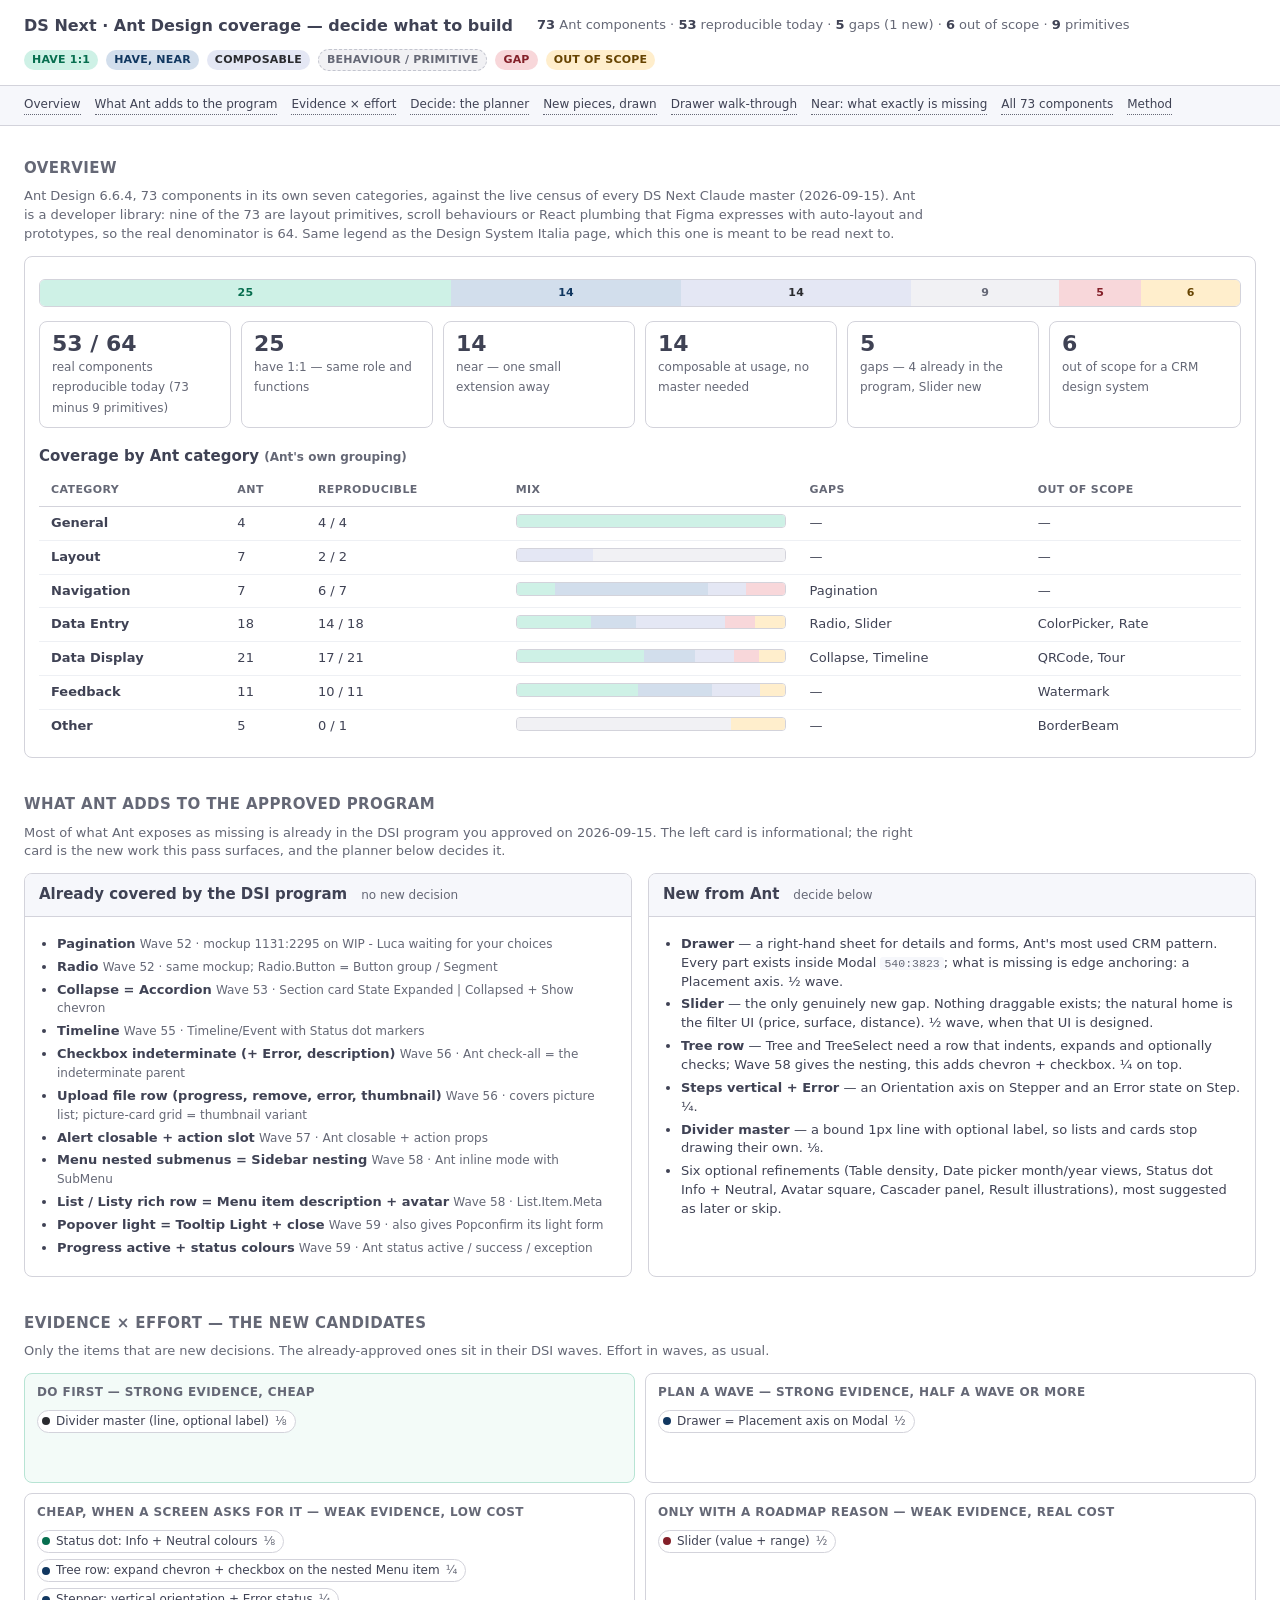
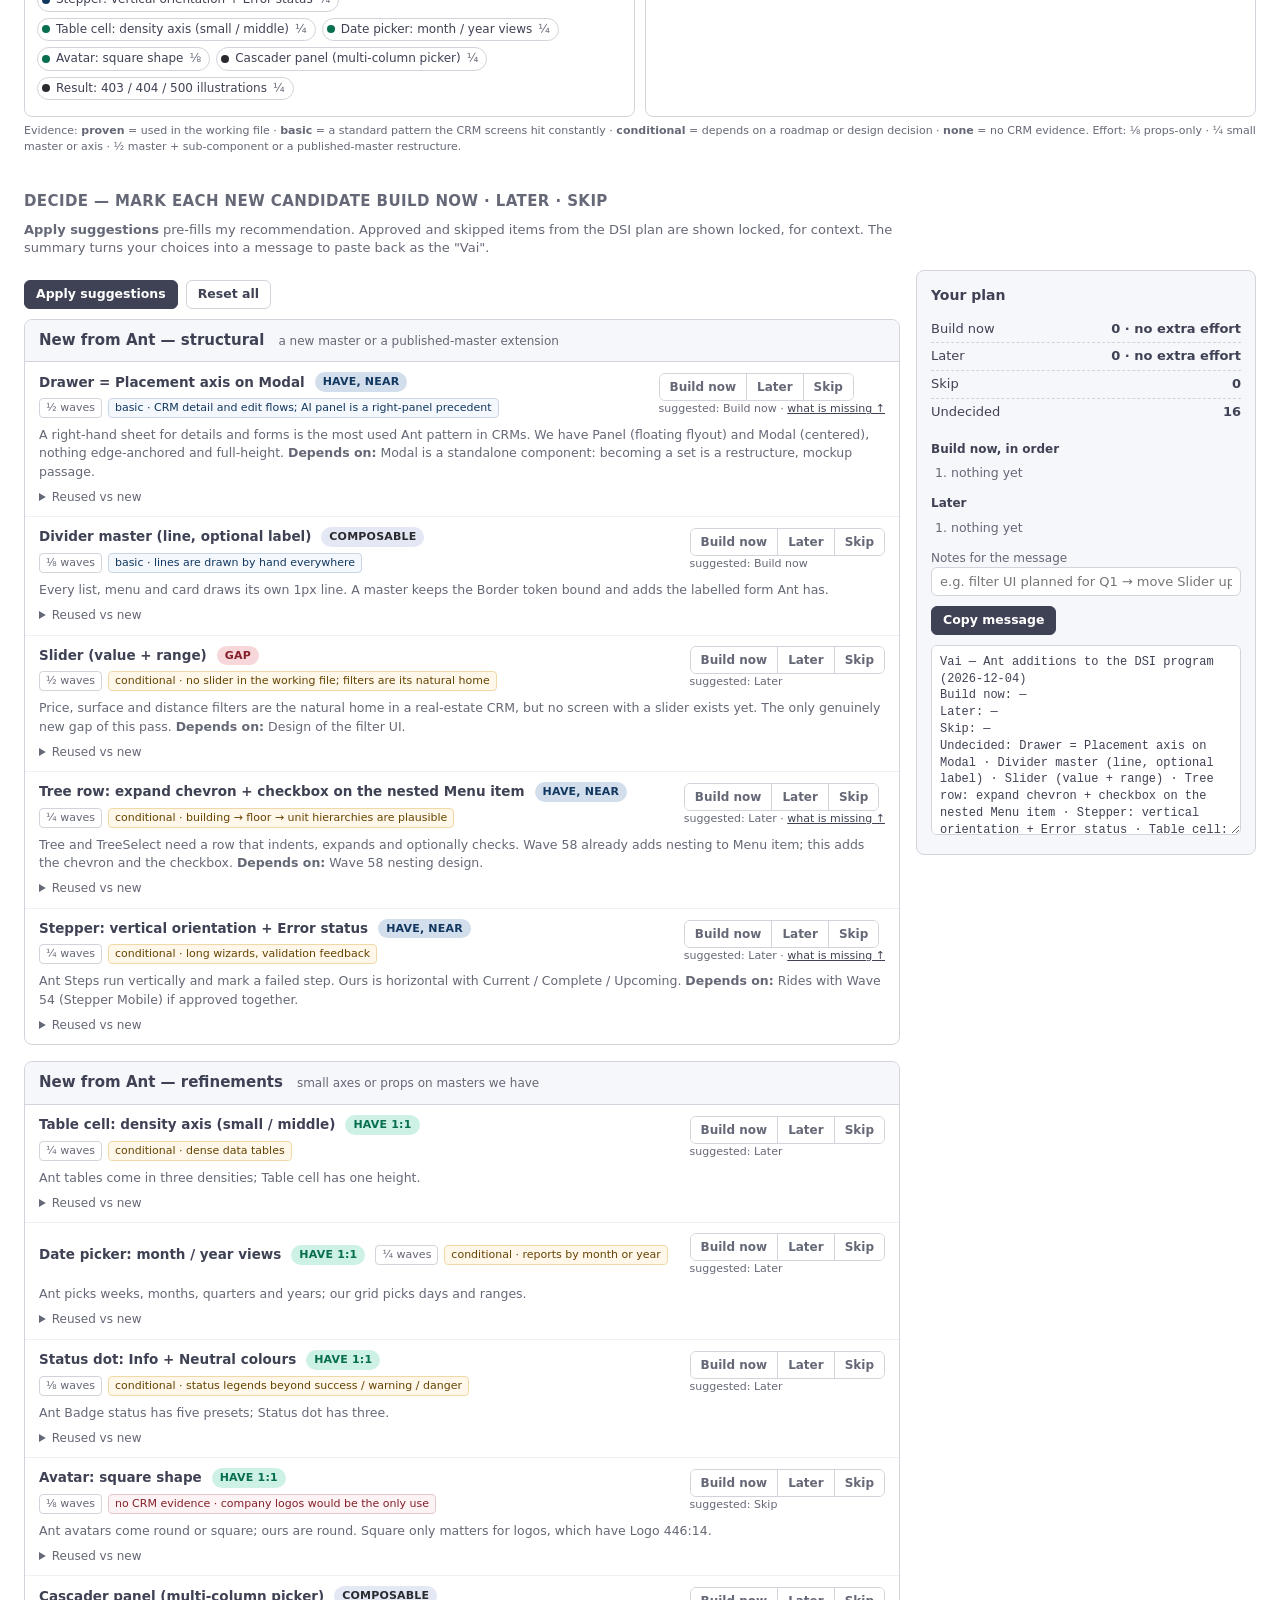
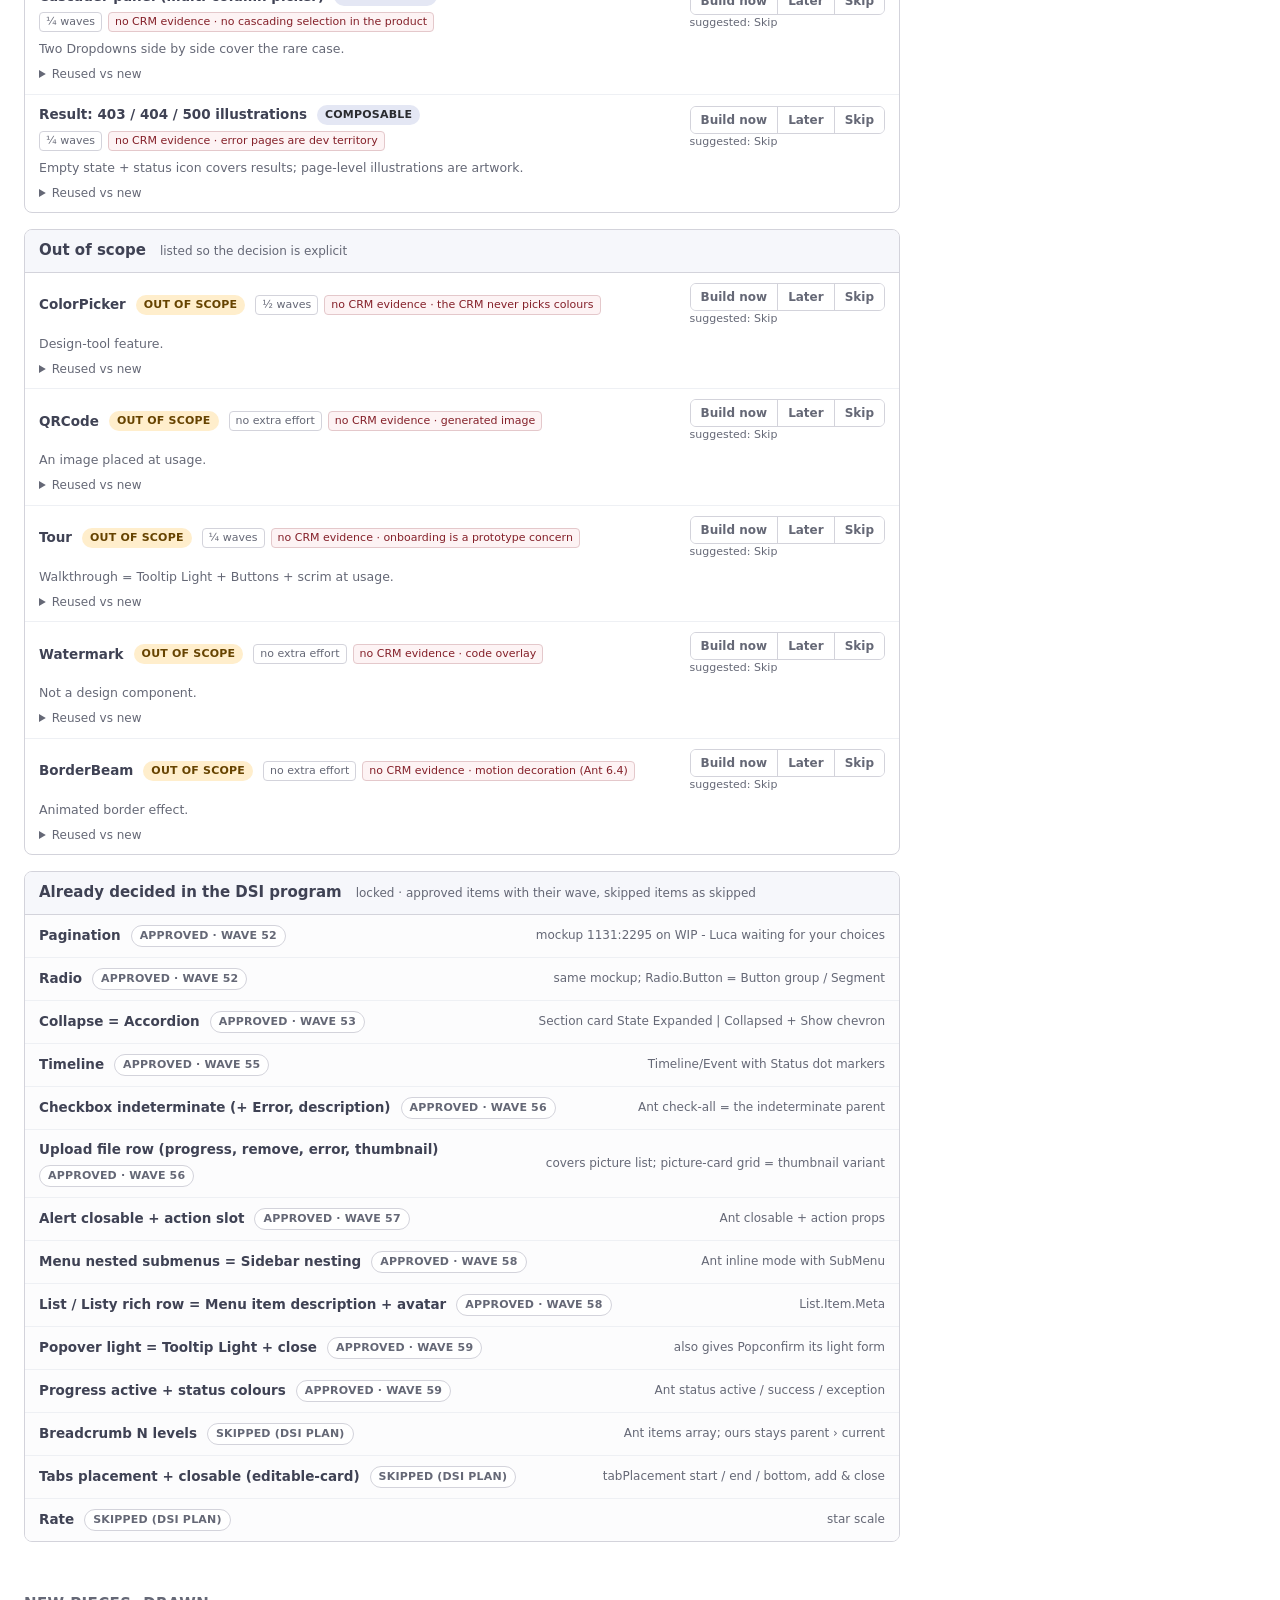
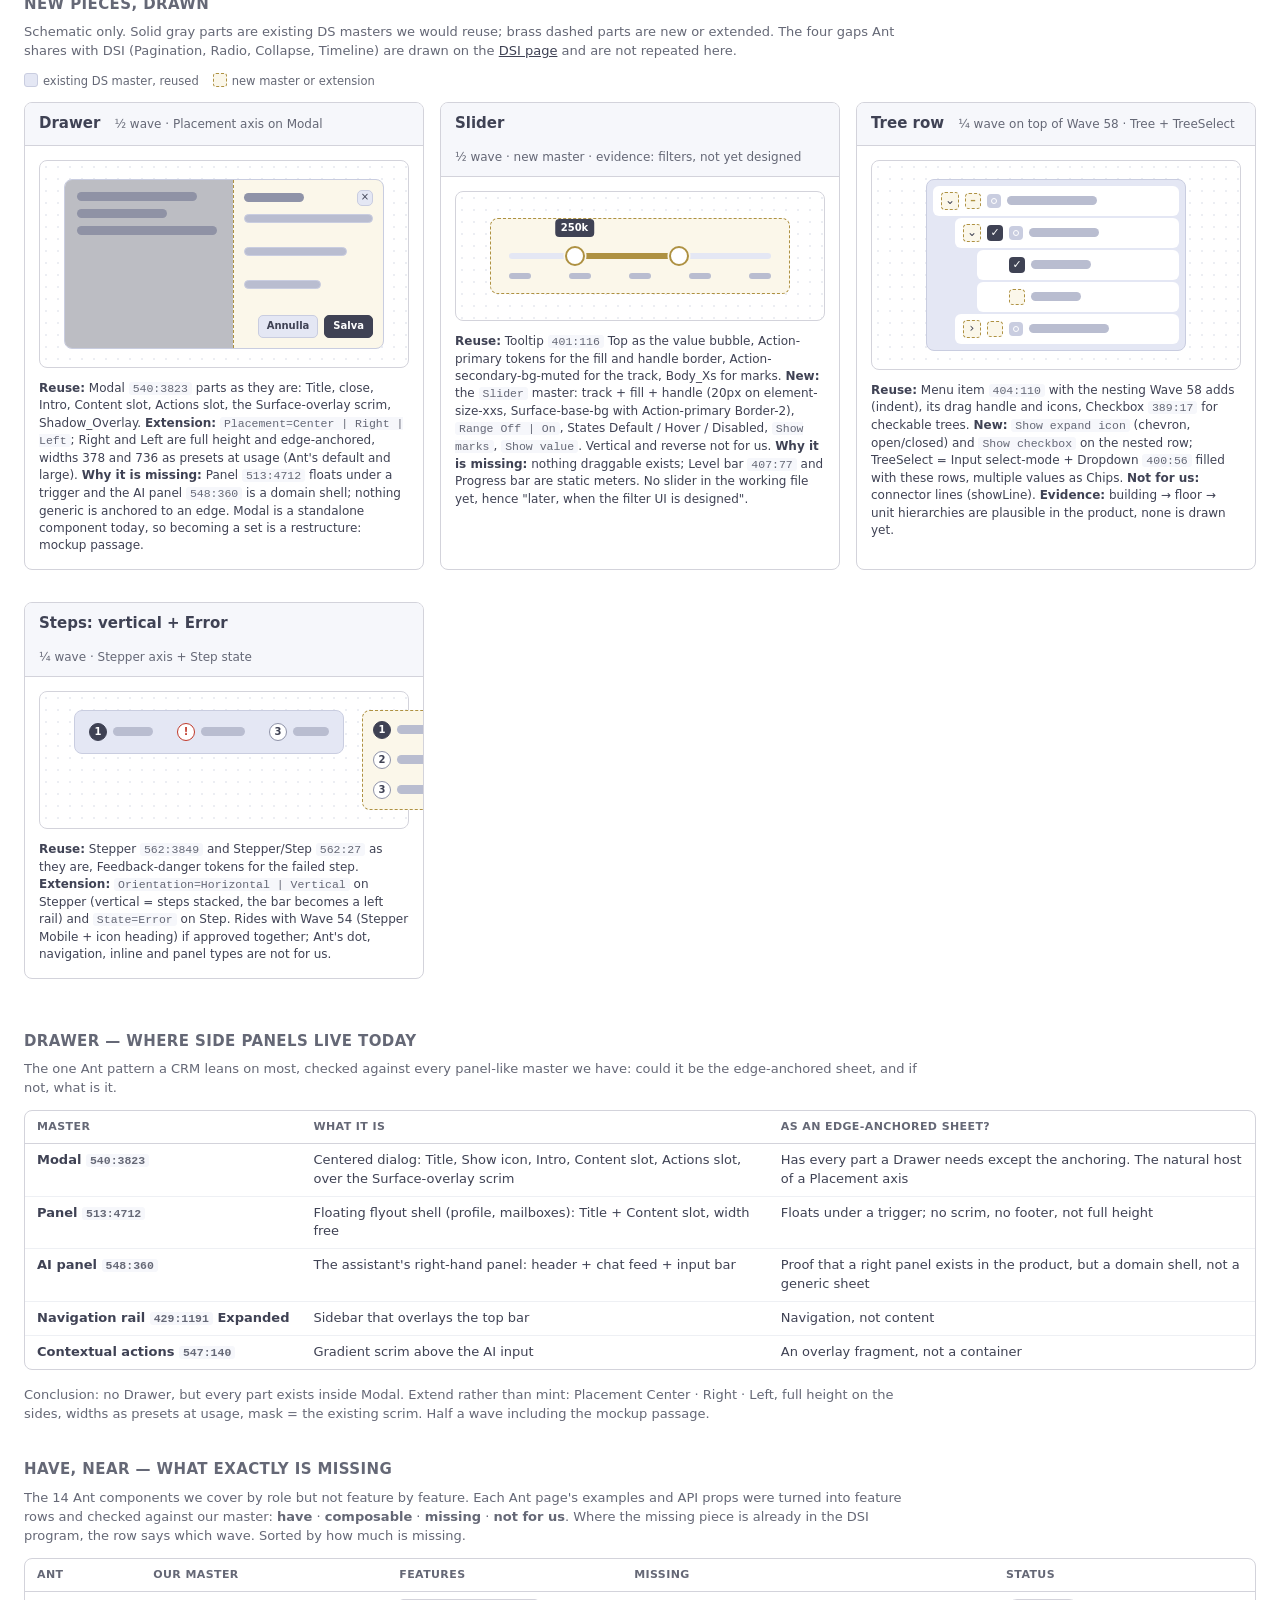
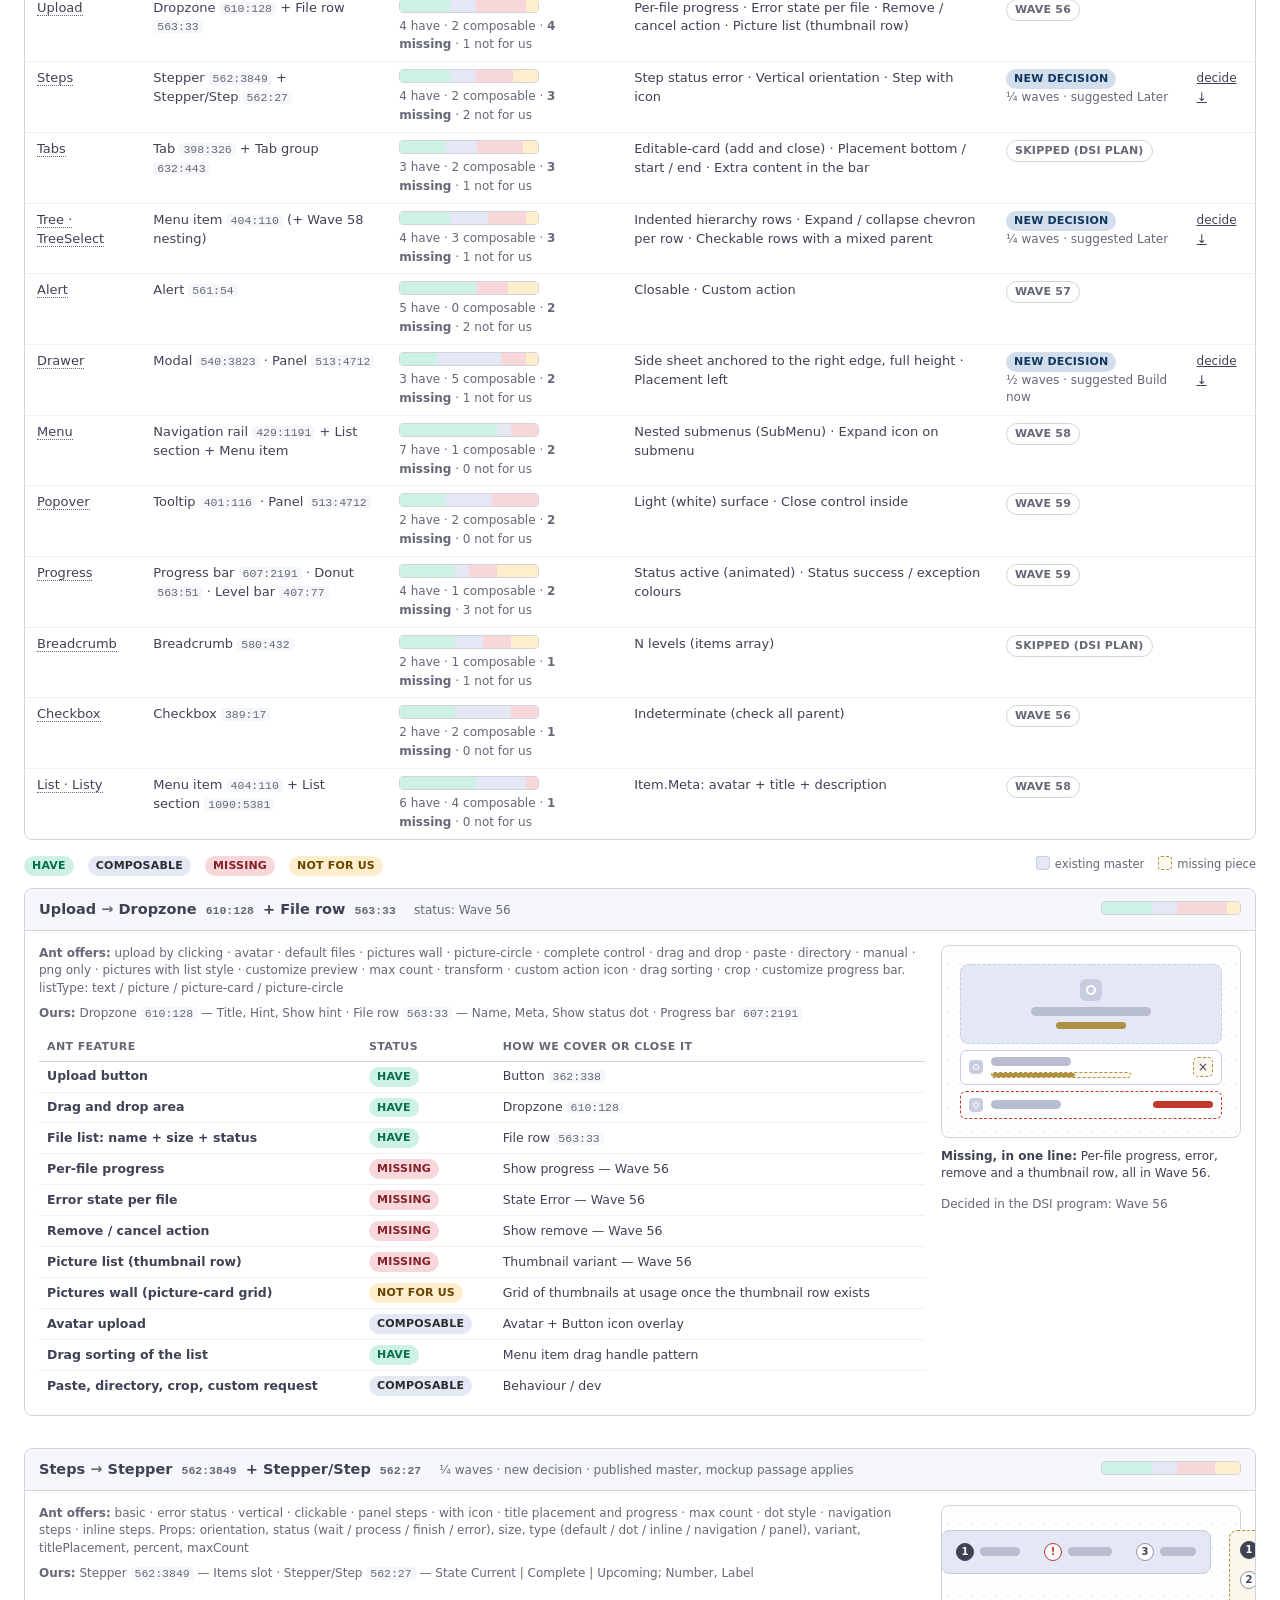
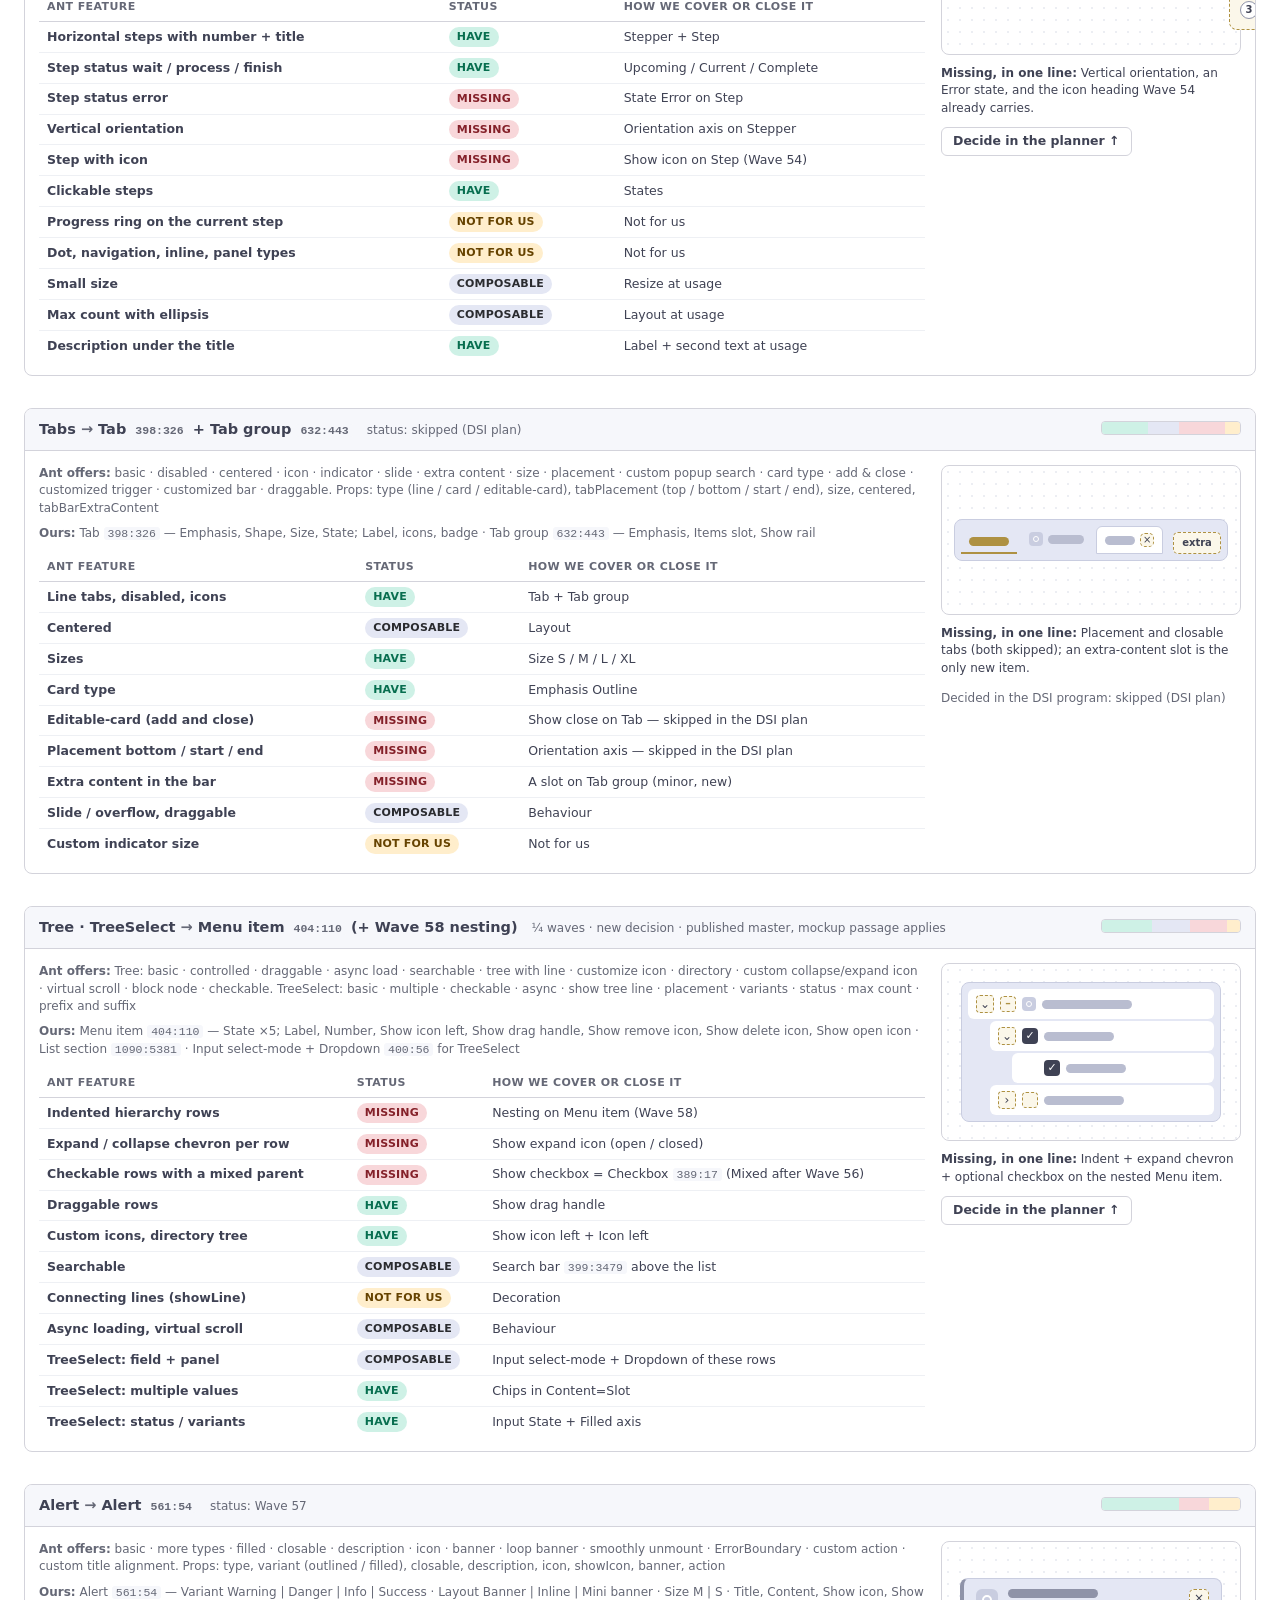
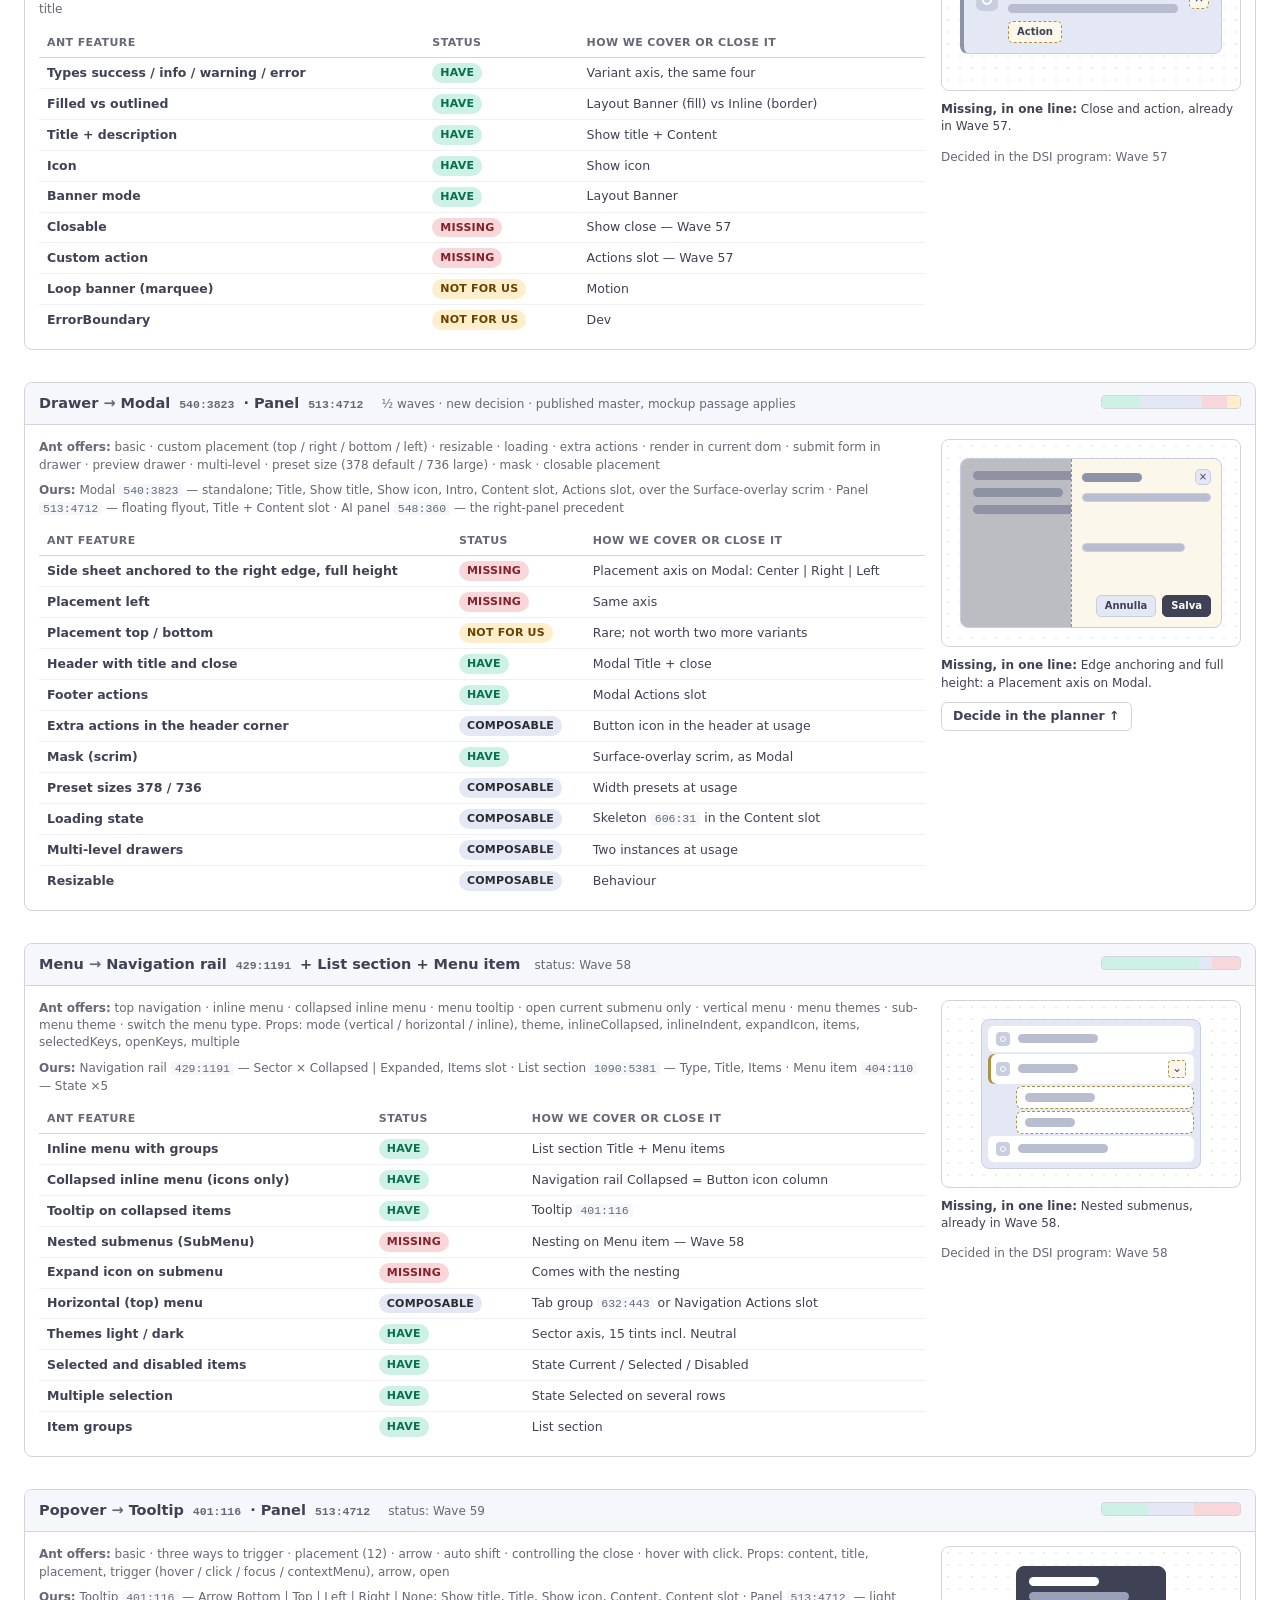
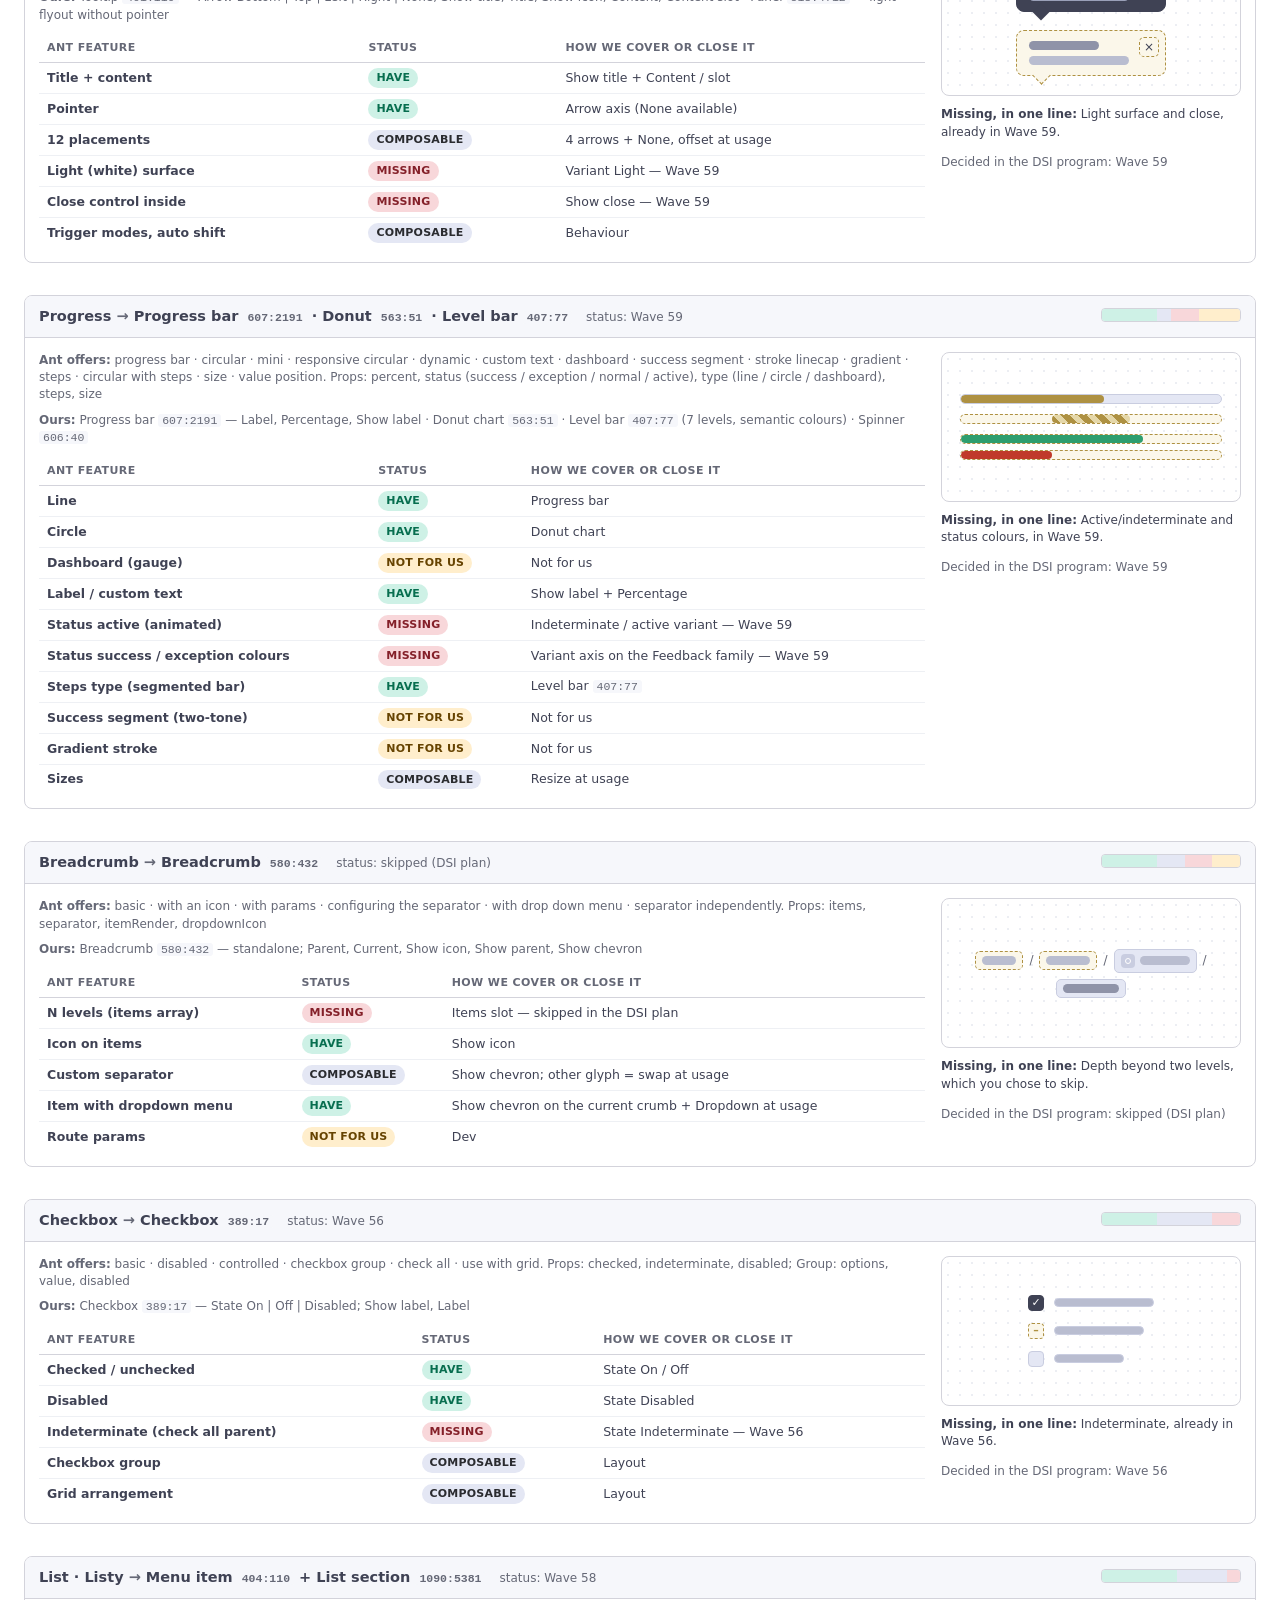
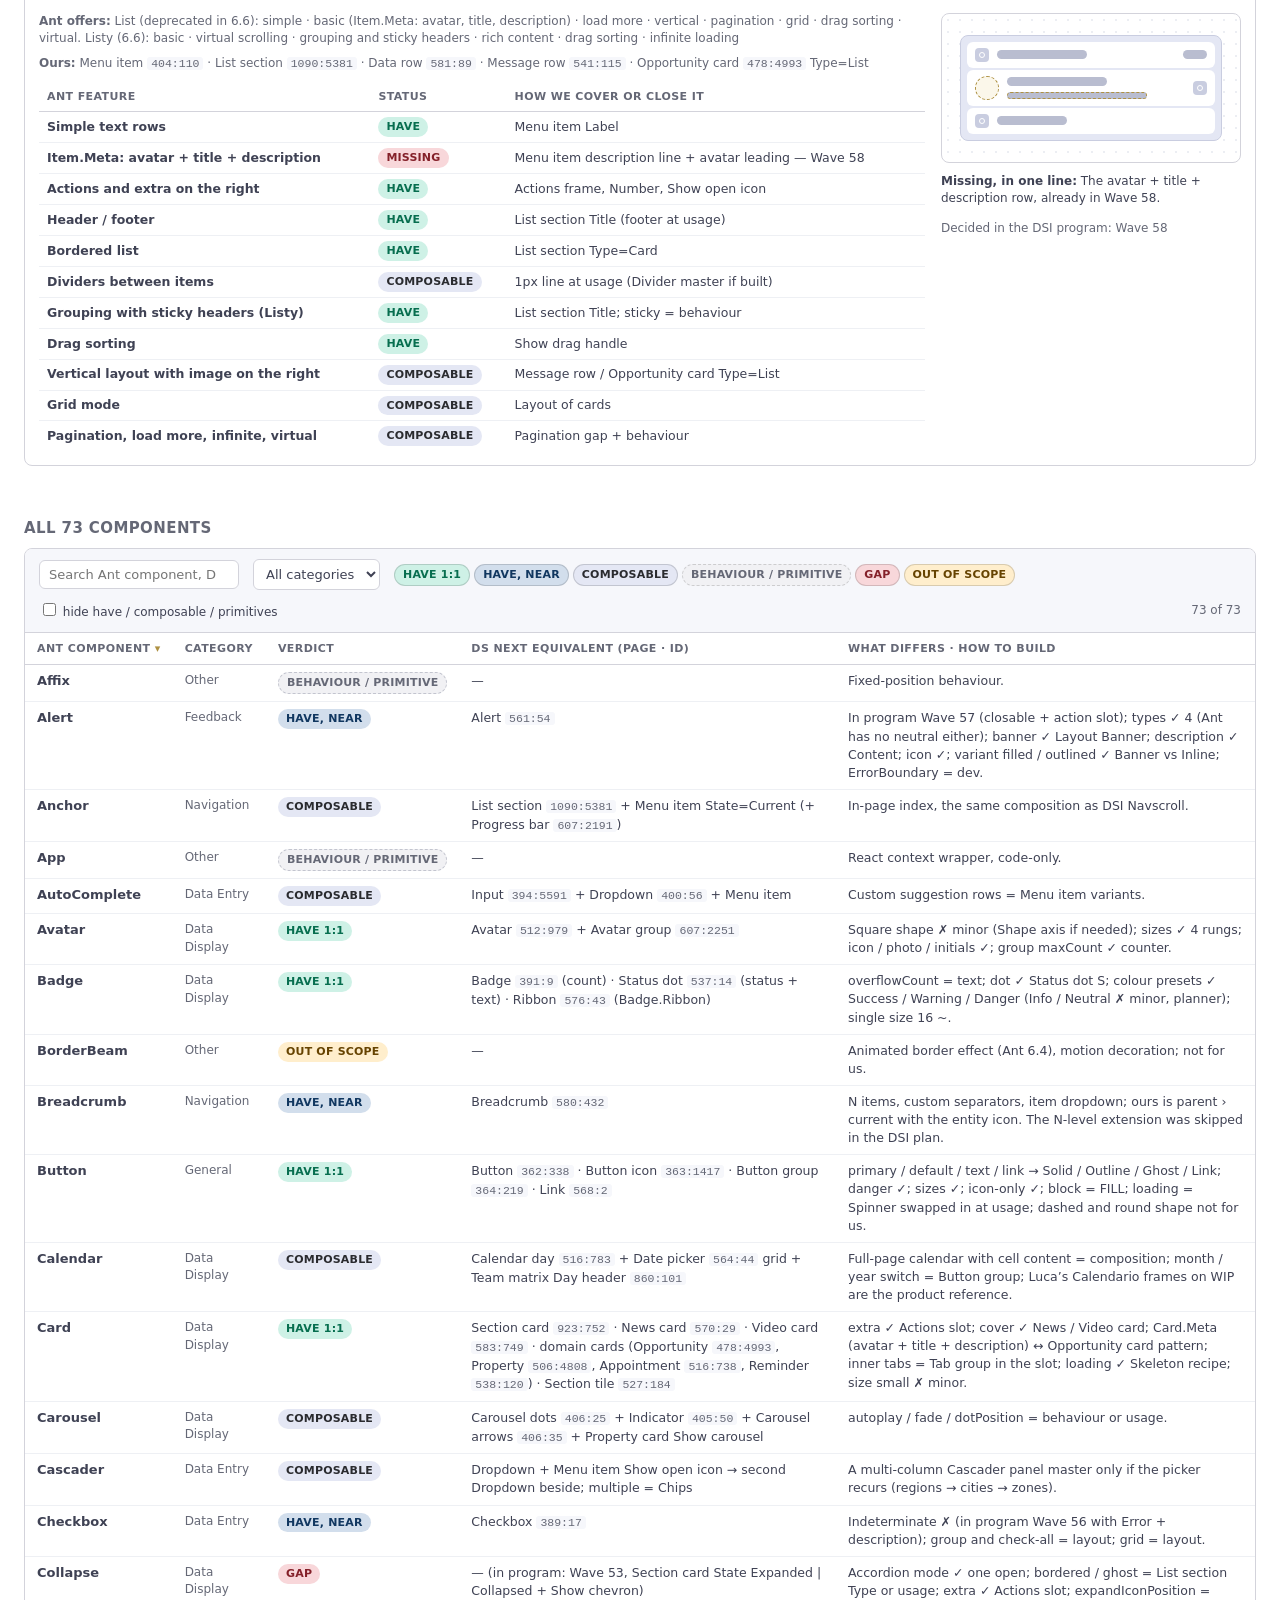
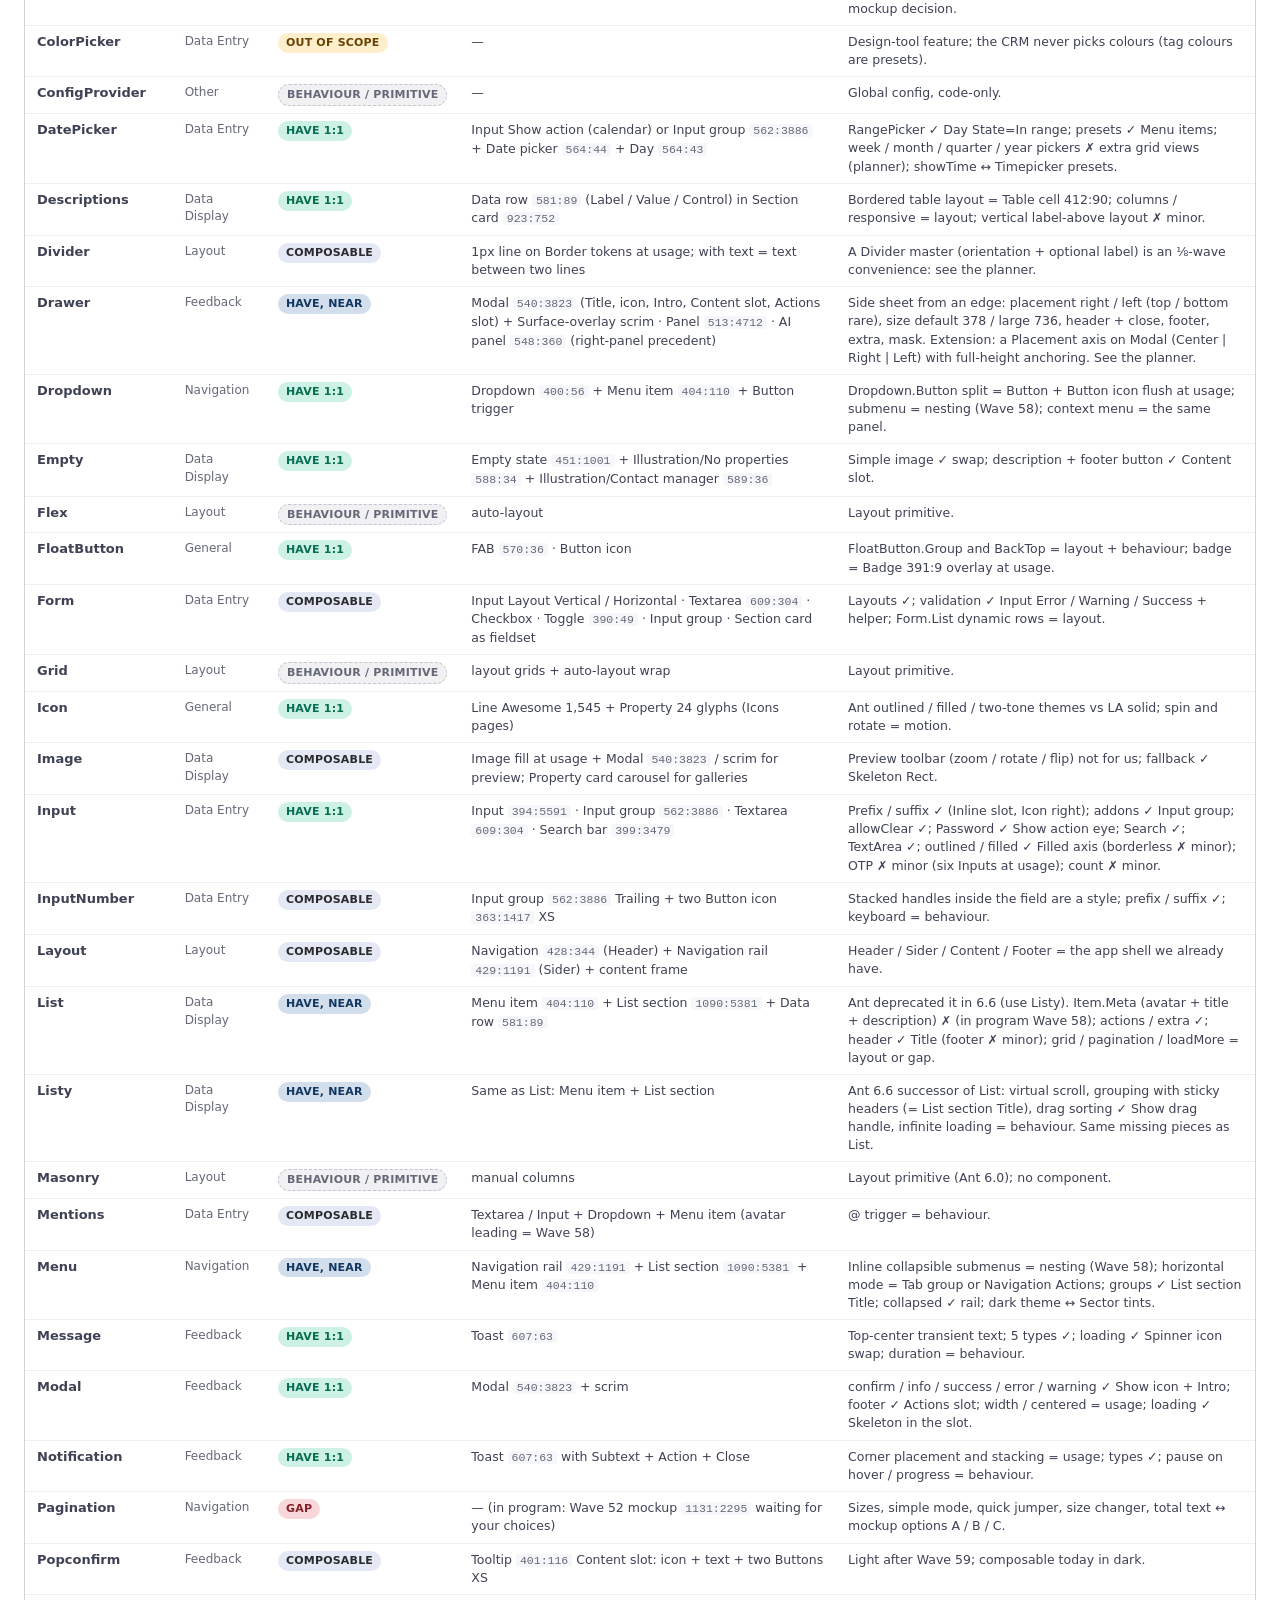
<file: ds-next-confronto-ant/index.html>
<!doctype html>
<html lang="en">
<head>
<meta charset="utf-8">
<meta name="viewport" content="width=device-width, initial-scale=1">
<title>DS Next · Ant Design coverage — decide what to build</title>
<style>
  :root{--bg:#ffffff;--ink:#3f4254;--muted:#656876;--line:#d3d3db;--soft:#f6f7fb;--brass:#ae9142;--brass-soft:#fbf7ea;
    --have:#cef1e6;--have-ink:#076e4f;--near:#d2deec;--near-ink:#113760;--comp:#e4e7f4;--comp-ink:#2a2b2f;--behav:#f1f1f4;--behav-ink:#656876;
    --gap:#f8d7da;--gap-ink:#842029;--scope:#ffeecc;--scope-ink:#664300}
  *{box-sizing:border-box}
  body{margin:0;background:var(--bg);color:var(--ink);font:14px/1.45 "Nunito Sans",system-ui,-apple-system,"Segoe UI",Roboto,sans-serif}
  header{position:sticky;top:0;z-index:5;background:#fff;border-bottom:1px solid var(--line);padding:14px 24px;display:flex;flex-wrap:wrap;gap:12px 24px;align-items:center}
  header h1{font-size:16px;margin:0;font-weight:700}
  header .tot{color:var(--muted);font-size:13px}
  header .tot b{color:var(--ink)}
  .legend{display:flex;gap:8px;flex-wrap:wrap;align-items:center;font-size:12px}
  .chip{display:inline-block;padding:2px 8px;border-radius:999px;font-size:11px;font-weight:700;letter-spacing:.2px;text-transform:uppercase;white-space:nowrap}
  .chip.have{background:var(--have);color:var(--have-ink)}
  .chip.near{background:var(--near);color:var(--near-ink)}
  .chip.comp{background:var(--comp);color:var(--comp-ink)}
  .chip.behav{background:var(--behav);color:var(--behav-ink);border:1px dashed #c3c5cf}
  .chip.gap{background:var(--gap);color:var(--gap-ink)}
  .chip.scope{background:var(--scope);color:var(--scope-ink)}
  .chip.lock{background:#fff;color:var(--muted);border:1px solid var(--line)}
  nav.top{padding:10px 24px;border-bottom:1px solid var(--line);background:var(--soft);font-size:12px;display:flex;flex-wrap:wrap;gap:6px 14px}
  nav.top a{color:var(--ink);text-decoration:none;border-bottom:1px dotted var(--muted)}
  main{padding:24px;max-width:1400px;margin:0 auto}
  h2{font-size:15px;margin:36px 0 8px;color:var(--muted);font-weight:700;text-transform:uppercase;letter-spacing:.4px}
  h2:first-child{margin-top:8px}
  h3{font-size:15px;margin:0}
  .intro{color:var(--muted);font-size:13px;max-width:900px;margin:0 0 12px}
  .intro a,.small a{color:var(--ink)}
  .card{border:1px solid var(--line);border-radius:8px;background:#fff;overflow:hidden;margin:0 0 16px}
  .card-h{display:flex;align-items:baseline;gap:14px;padding:10px 14px;background:var(--soft);border-bottom:1px solid var(--line);flex-wrap:wrap}
  .card-h .n{color:var(--muted);font-size:12px}
  .card-b{padding:14px}
  code,.id{font-family:ui-monospace,SFMono-Regular,Menlo,monospace;font-size:11.5px;color:var(--muted);background:var(--soft);padding:0 4px;border-radius:3px}
  .muted{color:var(--muted)}
  .small{font-size:12px}
  .bar{display:flex;height:28px;border-radius:6px;overflow:hidden;border:1px solid var(--line);margin:8px 0 6px}
  .bar div{display:flex;align-items:center;justify-content:center;font-size:11px;font-weight:700;letter-spacing:.2px}
  .bar .have{background:var(--have);color:var(--have-ink)} .bar .near{background:var(--near);color:var(--near-ink)} .bar .comp{background:var(--comp);color:var(--comp-ink)}
  .bar .behav{background:var(--behav);color:var(--behav-ink)} .bar .gap{background:var(--gap);color:var(--gap-ink)} .bar .scope{background:var(--scope);color:var(--scope-ink)}
  .kpis{display:grid;grid-template-columns:repeat(auto-fit,minmax(150px,1fr));gap:10px;margin:14px 0 0}
  .kpi{border:1px solid var(--line);border-radius:8px;padding:10px 12px;background:#fff}
  .kpi b{display:block;font-size:22px;line-height:1.1}
  .kpi span{font-size:12px;color:var(--muted)}
  table{width:100%;border-collapse:collapse}
  th{font-size:11px;text-transform:uppercase;letter-spacing:.4px;color:var(--muted);font-weight:700;text-align:left;padding:8px 12px;border-bottom:1px solid var(--line);white-space:nowrap}
  td{padding:7px 12px;border-bottom:1px solid #eef0f4;vertical-align:top;font-size:13px}
  tr:last-child td{border-bottom:0}
  .grp td:first-child{white-space:nowrap;font-weight:600}
  .mini{display:flex;height:14px;border-radius:4px;overflow:hidden;border:1px solid var(--line);min-width:160px}
  .mini div{height:100%}
  .two{display:grid;grid-template-columns:1fr 1fr;gap:16px}
  .two .card{margin:0}
  .two ul{margin:0;padding-left:18px;font-size:13px}
  .two li{margin:4px 0}
  .quad{display:grid;grid-template-columns:1fr 1fr;gap:10px}
  .q{border:1px solid var(--line);border-radius:8px;padding:10px 12px;min-height:110px;background:#fff}
  .q h4{margin:0 0 8px;font-size:12px;text-transform:uppercase;letter-spacing:.4px;color:var(--muted)}
  .q .qi{display:inline-flex;align-items:center;gap:6px;border:1px solid var(--line);border-radius:999px;padding:2px 8px 2px 4px;font-size:12px;margin:0 6px 6px 0;background:#fff}
  .q .qi .dot{width:8px;height:8px;border-radius:50%;display:inline-block}
  .q.first{background:#f3fbf8;border-color:#b7e4d4}
  .axis{font-size:11px;color:var(--muted);margin:6px 0 0}
  .planner{display:grid;grid-template-columns:minmax(0,1fr) 340px;gap:16px;align-items:start}
  .summary{position:sticky;top:76px;border:1px solid var(--line);border-radius:8px;background:var(--soft);padding:14px}
  .summary h3{margin:0 0 10px;font-size:14px}
  .summary .row{display:flex;justify-content:space-between;gap:10px;font-size:13px;padding:4px 0;border-bottom:1px dashed var(--line)}
  .summary .row:last-of-type{border-bottom:0}
  .summary ol{margin:6px 0 10px;padding-left:20px;font-size:12.5px}
  .summary textarea{width:100%;height:190px;font:12px/1.4 ui-monospace,SFMono-Regular,Menlo,monospace;border:1px solid var(--line);border-radius:6px;padding:8px;resize:vertical;background:#fff;color:var(--ink)}
  .summary input[type=text]{width:100%;font:13px "Nunito Sans",system-ui,sans-serif;border:1px solid var(--line);border-radius:6px;padding:6px 8px;background:#fff;color:var(--ink)}
  .btn{font:12.5px/1 "Nunito Sans",system-ui,sans-serif;font-weight:700;border:1px solid var(--line);background:#fff;color:var(--ink);border-radius:6px;padding:7px 11px;cursor:pointer}
  .btn:hover{background:var(--soft)}
  .btn.primary{background:var(--ink);color:#fff;border-color:var(--ink)}
  .btn.primary:hover{background:#2a2b2f}
  .btns{display:flex;gap:8px;flex-wrap:wrap;margin:10px 0}
  .prow{display:grid;grid-template-columns:minmax(0,1fr) auto;gap:8px 14px;padding:10px 14px;border-bottom:1px solid #eef0f4;align-items:center}
  .prow:last-child{border-bottom:0}
  .prow .t{display:flex;flex-wrap:wrap;gap:6px 10px;align-items:center}
  .prow .t b{font-size:13.5px}
  .prow .why{grid-column:1 / -1;font-size:12.5px;color:var(--muted)}
  .prow .meta{display:flex;gap:6px;flex-wrap:wrap;font-size:11.5px;color:var(--muted);align-items:center}
  .prow.locked{background:#fcfcfd}
  .tag{display:inline-block;border:1px solid var(--line);border-radius:4px;padding:1px 6px;font-size:11px;color:var(--muted);background:#fff;white-space:normal}
  .tag.ev3{border-color:#b7e4d4;background:#f3fbf8;color:var(--have-ink)} .tag.ev2{border-color:#c9d6e6;background:#f4f8fc;color:var(--near-ink)} .tag.ev1{border-color:#f0d9a6;background:#fff8ea;color:var(--scope-ink)} .tag.ev0{border-color:#e4c8cb;background:#fdf3f4;color:var(--gap-ink)}
  .seg{display:inline-flex;border:1px solid var(--line);border-radius:6px;overflow:hidden}
  .seg button{font:12px/1 "Nunito Sans",system-ui,sans-serif;font-weight:700;border:0;background:#fff;color:var(--muted);padding:7px 10px;cursor:pointer;border-right:1px solid var(--line)}
  .seg button:last-child{border-right:0}
  .seg button:hover{background:var(--soft)}
  .seg button.on.build{background:var(--have);color:var(--have-ink)}
  .seg button.on.later{background:var(--near);color:var(--near-ink)}
  .seg button.on.skip{background:var(--comp);color:var(--comp-ink)}
  .prow details{grid-column:1 / -1;font-size:12.5px}
  .prow summary{cursor:pointer;color:var(--muted);font-size:12px}
  .prow .rn{display:grid;grid-template-columns:1fr 1fr;gap:10px;margin:8px 0 2px}
  .prow .rn div{border-radius:6px;padding:8px 10px;font-size:12.5px}
  .prow .rn .re{background:var(--comp)}
  .prow .rn .ne{background:var(--brass-soft);border:1px dashed var(--brass)}
  .prow .rn b{display:block;font-size:11px;text-transform:uppercase;letter-spacing:.3px;color:var(--muted);margin-bottom:3px}
  .sug{font-size:11px;color:var(--muted)}
  .sug a{color:var(--ink)}
  .gaps{display:grid;grid-template-columns:repeat(auto-fit,minmax(min(380px,100%),1fr));gap:16px}
  .gap-card .card-b{display:grid;gap:12px}
  .mock{background:#fff;border:1px solid var(--line);border-radius:8px;padding:18px;display:flex;justify-content:center;align-items:center;min-height:130px;background-image:radial-gradient(#eceef3 1px,transparent 1px);background-size:12px 12px}
  .m-reuse{background:#e4e7f4;border:1px solid #c9cde0}
  .m-new{border:1.5px dashed var(--brass);background:var(--brass-soft)}
  .mlegend{display:flex;gap:14px;font-size:11.5px;color:var(--muted);flex-wrap:wrap}
  .mlegend i{display:inline-block;width:14px;height:14px;border-radius:3px;vertical-align:-2px;margin-right:5px}
  .ico{width:22px;height:22px;border-radius:6px;background:#c9cde0;display:inline-block;position:relative;flex:0 0 auto}
  .ico:after{content:"";position:absolute;inset:6px;border:2px solid #fff;border-radius:50%}
  .ico.sm{width:14px;height:14px;border-radius:4px}
  .ico.sm:after{inset:4px;border-width:1.5px}
  .lbl{height:9px;border-radius:5px;background:#b9bdd0;display:inline-block}
  .mtx{display:grid;gap:6px;flex:1;min-width:0}
  .mbtns{display:flex;gap:6px;margin-top:2px}
  .mbtn{font-size:10px;font-weight:700;padding:3px 8px;border-radius:5px;color:var(--ink)}
  .mx{width:20px;height:20px;border-radius:5px;display:inline-flex;align-items:center;justify-content:center;font-size:12px;color:var(--ink);flex:0 0 auto}
  .pb{height:10px;border-radius:5px;overflow:hidden;position:relative}
  .fill{height:100%;width:55%;background:var(--brass);border-radius:5px}
  .fill.ind{width:30%;margin-left:35%;background:repeating-linear-gradient(45deg,var(--brass) 0 6px,#e5d7a8 6px 12px)}
  .li{display:flex;align-items:center;gap:8px;padding:6px 8px;border-radius:6px;background:#fff}
  .li.sel{box-shadow:inset 3px 0 0 var(--brass)}
  .li.sub{margin-left:28px}
  .chev{font-size:12px;width:18px;height:18px;border-radius:4px;display:inline-flex;align-items:center;justify-content:center;color:var(--ink)}
  .rm{display:grid;gap:12px} .rm .r{display:flex;align-items:center;gap:10px}
  .cb{width:16px;height:16px;border-radius:4px;display:inline-flex;align-items:center;justify-content:center;font-size:11px;font-weight:700;color:#fff;flex:0 0 auto}
  .cb.on{background:var(--ink);border-color:var(--ink)} .cb.mixed{color:var(--brass)}
  .mk-alert{display:flex;gap:10px;padding:10px 12px;border-radius:8px;width:300px;align-items:flex-start;border-left:4px solid #8f93a8!important}
  .mk-crumb{display:flex;align-items:center;gap:6px;flex-wrap:wrap;justify-content:center}
  .crumb{display:inline-flex;align-items:center;gap:5px;padding:4px 6px;border-radius:5px}
  .sep{color:var(--muted);font-size:12px}
  .mk-list{width:270px;border-radius:8px;padding:6px;display:grid;gap:2px}
  .av{width:24px;height:24px;border-radius:50%;flex:0 0 auto}
  .mk-pop{display:flex;gap:18px;align-items:flex-start;flex-wrap:wrap;justify-content:center}
  .bub{position:relative;padding:10px 28px 10px 12px;border-radius:8px;display:grid;gap:6px;width:150px}
  .bub.dark{background:#3f4254!important;border-color:#3f4254!important}
  .bub:after{content:"";position:absolute;left:18px;bottom:-7px;width:12px;height:12px;transform:rotate(45deg);background:#3f4254}
  .bub.m-new:after{background:var(--brass-soft);border-right:1.5px dashed var(--brass);border-bottom:1.5px dashed var(--brass)}
  .mk-prog{width:280px;display:grid;gap:10px} .pbs{display:grid;gap:6px}
  .mk-side{width:220px;border-radius:8px;padding:6px;display:grid;gap:2px}
  .mk-step{display:grid;gap:12px;width:300px}
  .steps{display:flex;gap:8px}
  .st{flex:1;display:flex;align-items:center;gap:6px;padding:6px 8px;border-radius:6px}
  .num{width:18px;height:18px;border-radius:50%;background:#fff;border:1px solid #8f93a8;font-size:10px;font-weight:700;display:inline-flex;align-items:center;justify-content:center;color:var(--ink);flex:0 0 auto}
  .num.on{background:var(--ink);color:#fff;border-color:var(--ink)}
  .num.err{border-color:#c0392b;color:#c0392b}
  .vsteps{display:grid;gap:8px;padding:8px 10px;border-radius:8px}
  .vsteps .st{padding:2px 0}
  .mk-tabs{display:flex;gap:14px;align-items:flex-start;flex-wrap:wrap;justify-content:center}
  .tg{display:flex;gap:4px;padding:6px;border-radius:8px;align-items:flex-end}
  .tab{display:inline-flex;align-items:center;gap:5px;padding:6px 8px;border-bottom:2px solid transparent}
  .tab.on{border-bottom-color:var(--brass)}
  .tab.cardt{border:1px solid #c9cde0;border-radius:6px 6px 0 0;background:#fff}
  .mk-up{width:300px;display:grid;gap:6px}
  .dz{display:flex;flex-direction:column;align-items:center;gap:6px;padding:14px;border-radius:8px;border-style:dashed!important}
  .fr{display:flex;align-items:center;gap:8px;padding:6px 8px;border-radius:6px;background:#fff}
  .mk-tree{width:260px;border-radius:8px;padding:6px;display:grid;gap:2px}
  .mk-tree .li{gap:6px}
  .mk-tree .li.l1{margin-left:22px} .mk-tree .li.l2{margin-left:44px}
  .mk-drawer{width:320px;height:170px;border-radius:8px;position:relative;overflow:hidden;background:#fff!important}
  .mk-drawer .scrim{position:absolute;inset:0;background:rgba(63,66,84,.35)}
  .mk-drawer .sheet{position:absolute;top:0;right:0;bottom:0;width:150px;background:var(--brass-soft);border-left:1.5px dashed var(--brass);display:grid;grid-template-rows:auto 1fr auto;gap:8px;padding:10px}
  .mk-drawer .sheet .hd{display:flex;align-items:center;justify-content:space-between}
  .mk-drawer .sheet .ft{display:flex;gap:6px;justify-content:flex-end}
  .mk-drawer .ghost{position:absolute;left:12px;top:12px;display:grid;gap:8px}
  .mk-slider{width:300px;display:grid;gap:14px}
  .mk-slider .track{height:6px;border-radius:3px;position:relative}
  .mk-slider .sfill{position:absolute;left:25%;right:35%;top:0;bottom:0;background:var(--brass);border-radius:3px}
  .mk-slider .hd{position:absolute;top:-7px;width:20px;height:20px;border-radius:50%;background:#fff;border:2px solid var(--brass);box-shadow:0 0 0 1.5px var(--brass-soft)}
  .mk-slider .marks{display:flex;justify-content:space-between}
  .mk-slider .tip{position:absolute;top:-34px;left:25%;transform:translateX(-50%);background:#3f4254;color:#fff;font-size:10px;font-weight:700;padding:2px 6px;border-radius:4px}
  .walk td:first-child{white-space:nowrap;font-weight:600}
  .nsum td.nm a{color:var(--ink);text-decoration:none;border-bottom:1px dotted var(--muted)}
  .nsum .mini{margin-bottom:4px}
  .nears{display:grid;grid-template-columns:1fr;gap:16px}
  .near-card .card-h h3{font-size:14.5px}
  .near-b{display:grid;grid-template-columns:minmax(0,1fr) 300px;gap:16px;padding:14px}
  .near-b .mock{min-height:150px}
  table.feat th{padding:6px 8px}
  table.feat td{font-size:12.5px;padding:5px 8px;vertical-align:middle}
  table.feat td:first-child{font-weight:600}
  .nbar{min-width:120px;width:140px}
  .filters{display:flex;flex-wrap:wrap;gap:10px 14px;align-items:center;padding:10px 14px;background:var(--soft);border-bottom:1px solid var(--line);font-size:12.5px}
  .filters input[type=search]{font:13px "Nunito Sans",system-ui,sans-serif;border:1px solid var(--line);border-radius:6px;padding:6px 9px;min-width:200px;background:#fff;color:var(--ink)}
  .filters select{font:13px "Nunito Sans",system-ui,sans-serif;border:1px solid var(--line);border-radius:6px;padding:6px 8px;background:#fff;color:var(--ink)}
  .fchip{cursor:pointer;opacity:.45;border:1px solid transparent}
  .fchip.on{opacity:1;border-color:rgba(0,0,0,.15)}
  .tablewrap{overflow-x:auto}
  #all th{cursor:pointer;user-select:none}
  #all th.sorted:after{content:" ▾";color:var(--brass)}
  #all td.dsc{font-size:12.5px}
  #all td.nm{font-weight:600;white-space:nowrap}
  .count{font-size:12px;color:var(--muted);margin-left:auto}
  footer{padding:24px;color:var(--muted);font-size:12px;border-top:1px solid var(--line);margin-top:32px}
  @media (max-width:900px){.planner{grid-template-columns:1fr}.summary{position:static}.quad{grid-template-columns:1fr}.gaps{grid-template-columns:1fr}.prow .rn{grid-template-columns:1fr}.two{grid-template-columns:1fr}.near-b{grid-template-columns:1fr}}
</style>
</head>
<body>
<header>
  <h1>DS Next · Ant Design coverage — decide what to build</h1>
  <div class="tot" id="totals"></div>
  <div class="legend">
    <span class="chip have">have 1:1</span><span class="chip near">have, near</span><span class="chip comp">composable</span><span class="chip behav">behaviour / primitive</span><span class="chip gap">gap</span><span class="chip scope">out of scope</span>
  </div>
</header>
<nav class="top">
  <a href="#overview">Overview</a><a href="#adds">What Ant adds to the program</a><a href="#matrix">Evidence × effort</a><a href="#decide">Decide: the planner</a><a href="#gaps">New pieces, drawn</a><a href="#drawer">Drawer walk-through</a><a href="#near">Near: what exactly is missing</a><a href="#all">All 73 components</a><a href="#method">Method</a>
</nav>
<main>

<h2 id="overview">Overview</h2>
<p class="intro">Ant Design 6.6.4, 73 components in its own seven categories, against the live census of every DS Next Claude master (2026-09-15). Ant is a developer library: nine of the 73 are layout primitives, scroll behaviours or React plumbing that Figma expresses with auto-layout and prototypes, so the real denominator is 64. Same legend as the Design System Italia page, which this one is meant to be read next to.</p>
<div class="card"><div class="card-b">
  <div class="bar" id="bar"></div>
  <div class="kpis" id="kpis"></div>
  <h3 style="margin:18px 0 6px">Coverage by Ant category <span class="muted small">(Ant's own grouping)</span></h3>
  <div class="tablewrap"><table class="grp" id="grp"></table></div>
</div></div>

<h2 id="adds">What Ant adds to the approved program</h2>
<p class="intro">Most of what Ant exposes as missing is already in the DSI program you approved on 2026-09-15. The left card is informational; the right card is the new work this pass surfaces, and the planner below decides it.</p>
<div class="two">
  <div class="card"><div class="card-h"><h3>Already covered by the DSI program</h3><span class="n">no new decision</span></div><div class="card-b"><ul id="covered"></ul></div></div>
  <div class="card"><div class="card-h"><h3>New from Ant</h3><span class="n">decide below</span></div><div class="card-b"><ul>
    <li><b>Drawer</b> — a right-hand sheet for details and forms, Ant's most used CRM pattern. Every part exists inside Modal <code>540:3823</code>; what is missing is edge anchoring: a Placement axis. ½ wave.</li>
    <li><b>Slider</b> — the only genuinely new gap. Nothing draggable exists; the natural home is the filter UI (price, surface, distance). ½ wave, when that UI is designed.</li>
    <li><b>Tree row</b> — Tree and TreeSelect need a row that indents, expands and optionally checks; Wave 58 gives the nesting, this adds chevron + checkbox. ¼ on top.</li>
    <li><b>Steps vertical + Error</b> — an Orientation axis on Stepper and an Error state on Step. ¼.</li>
    <li><b>Divider master</b> — a bound 1px line with optional label, so lists and cards stop drawing their own. ⅛.</li>
    <li>Six optional refinements (Table density, Date picker month/year views, Status dot Info + Neutral, Avatar square, Cascader panel, Result illustrations), most suggested as later or skip.</li>
  </ul></div></div>
</div>

<h2 id="matrix">Evidence × effort — the new candidates</h2>
<p class="intro">Only the items that are new decisions. The already-approved ones sit in their DSI waves. Effort in waves, as usual.</p>
<div class="quad" id="quad"></div>
<p class="axis">Evidence: <b>proven</b> = used in the working file · <b>basic</b> = a standard pattern the CRM screens hit constantly · <b>conditional</b> = depends on a roadmap or design decision · <b>none</b> = no CRM evidence. Effort: ⅛ props-only · ¼ small master or axis · ½ master + sub-component or a published-master restructure.</p>

<h2 id="decide">Decide — mark each new candidate Build now · Later · Skip</h2>
<p class="intro"><b>Apply suggestions</b> pre-fills my recommendation. Approved and skipped items from the DSI plan are shown locked, for context. The summary turns your choices into a message to paste back as the "Vai".</p>
<div class="planner">
  <div>
    <div class="btns"><button class="btn primary" id="apply">Apply suggestions</button><button class="btn" id="reset">Reset all</button></div>
    <div class="card"><div class="card-h"><h3>New from Ant — structural</h3><span class="n">a new master or a published-master extension</span></div><div id="p-main"></div></div>
    <div class="card"><div class="card-h"><h3>New from Ant — refinements</h3><span class="n">small axes or props on masters we have</span></div><div id="p-minor"></div></div>
    <div class="card"><div class="card-h"><h3>Out of scope</h3><span class="n">listed so the decision is explicit</span></div><div id="p-scope"></div></div>
    <div class="card"><div class="card-h"><h3>Already decided in the DSI program</h3><span class="n">locked · approved items with their wave, skipped items as skipped</span></div><div id="p-locked"></div></div>
  </div>
  <aside class="summary">
    <h3>Your plan</h3>
    <div id="sum-rows"></div>
    <div style="margin-top:12px"><b class="small">Build now, in order</b><ol id="ol-build"></ol></div>
    <div><b class="small">Later</b><ol id="ol-later"></ol></div>
    <label class="small muted" for="notes">Notes for the message</label>
    <input type="text" id="notes" placeholder="e.g. filter UI planned for Q1 → move Slider up">
    <div class="btns"><button class="btn primary" id="copy">Copy message</button><span class="small muted" id="copied"></span></div>
    <textarea id="msg" readonly></textarea>
  </aside>
</div>

<h2 id="gaps">New pieces, drawn</h2>
<p class="intro">Schematic only. Solid gray parts are existing DS masters we would reuse; brass dashed parts are new or extended. The four gaps Ant shares with DSI (Pagination, Radio, Collapse, Timeline) are drawn on the <a href="https://lucar00.github.io/ds-next-confronto-dsitalia/#gaps">DSI page</a> and are not repeated here.</p>
<div class="mlegend" style="margin:0 0 12px"><span><i class="m-reuse"></i>existing DS master, reused</span><span><i class="m-new"></i>new master or extension</span></div>
<div class="gaps">
  <div class="card gap-card"><div class="card-h"><h3>Drawer</h3><span class="n">½ wave · Placement axis on Modal</span></div><div class="card-b">
    <div class="mock"><div class="mk-drawer m-reuse"><div class="ghost"><span class="lbl" style="width:120px"></span><span class="lbl" style="width:90px"></span><span class="lbl" style="width:140px"></span></div><div class="scrim"></div><div class="sheet"><div class="hd"><span class="lbl" style="width:60px;background:#8f93a8"></span><span class="mx m-reuse" style="width:16px;height:16px;font-size:10px">×</span></div><div class="mtx"><span class="lbl m-reuse" style="width:100%"></span><span class="lbl m-reuse" style="width:80%"></span><span class="lbl m-reuse" style="width:60%"></span></div><div class="ft"><span class="mbtn m-reuse">Annulla</span><span class="mbtn m-reuse" style="background:#3f4254;color:#fff;border-color:#3f4254">Salva</span></div></div></div></div>
    <div class="small"><b>Reuse:</b> Modal <code>540:3823</code> parts as they are: Title, close, Intro, Content slot, Actions slot, the Surface-overlay scrim, Shadow_Overlay. <b>Extension:</b> <code>Placement=Center | Right | Left</code>; Right and Left are full height and edge-anchored, widths 378 and 736 as presets at usage (Ant's default and large). <b>Why it is missing:</b> Panel <code>513:4712</code> floats under a trigger and the AI panel <code>548:360</code> is a domain shell; nothing generic is anchored to an edge. Modal is a standalone component today, so becoming a set is a restructure: mockup passage.</div>
  </div></div>
  <div class="card gap-card"><div class="card-h"><h3>Slider</h3><span class="n">½ wave · new master · evidence: filters, not yet designed</span></div><div class="card-b">
    <div class="mock"><div class="mk-slider m-new" style="padding:34px 18px 14px;border-radius:8px"><div class="track m-reuse" style="border:0;background:#e4e7f4"><div class="sfill"></div><span class="hd" style="left:calc(25% - 10px)"></span><span class="hd" style="left:calc(65% - 10px)"></span><span class="tip m-reuse" style="background:#3f4254;border:0">250k</span></div><div class="marks"><span class="lbl" style="width:22px;height:6px"></span><span class="lbl" style="width:22px;height:6px"></span><span class="lbl" style="width:22px;height:6px"></span><span class="lbl" style="width:22px;height:6px"></span><span class="lbl" style="width:22px;height:6px"></span></div></div></div>
    <div class="small"><b>Reuse:</b> Tooltip <code>401:116</code> Top as the value bubble, Action-primary tokens for the fill and handle border, Action-secondary-bg-muted for the track, Body_Xs for marks. <b>New:</b> the <code>Slider</code> master: track + fill + handle (20px on element-size-xxs, Surface-base-bg with Action-primary Border-2), <code>Range Off | On</code>, States Default / Hover / Disabled, <code>Show marks</code>, <code>Show value</code>. Vertical and reverse not for us. <b>Why it is missing:</b> nothing draggable exists; Level bar <code>407:77</code> and Progress bar are static meters. No slider in the working file yet, hence "later, when the filter UI is designed".</div>
  </div></div>
  <div class="card gap-card"><div class="card-h"><h3>Tree row</h3><span class="n">¼ wave on top of Wave 58 · Tree + TreeSelect</span></div><div class="card-b">
    <div class="mock"><div class="mk-tree m-reuse"><div class="li"><span class="chev m-new">⌄</span><span class="cb m-new mixed">–</span><span class="ico sm"></span><span class="lbl" style="width:90px"></span></div><div class="li l1"><span class="chev m-new">⌄</span><span class="cb m-new on">✓</span><span class="ico sm"></span><span class="lbl" style="width:70px"></span></div><div class="li l2"><span class="chev" style="opacity:0">⌄</span><span class="cb m-new on">✓</span><span class="lbl" style="width:60px"></span></div><div class="li l2"><span class="chev" style="opacity:0">⌄</span><span class="cb m-new"></span><span class="lbl" style="width:50px"></span></div><div class="li l1"><span class="chev m-new">›</span><span class="cb m-new"></span><span class="ico sm"></span><span class="lbl" style="width:80px"></span></div></div></div>
    <div class="small"><b>Reuse:</b> Menu item <code>404:110</code> with the nesting Wave 58 adds (indent), its drag handle and icons, Checkbox <code>389:17</code> for checkable trees. <b>New:</b> <code>Show expand icon</code> (chevron, open/closed) and <code>Show checkbox</code> on the nested row; TreeSelect = Input select-mode + Dropdown <code>400:56</code> filled with these rows, multiple values as Chips. <b>Not for us:</b> connector lines (showLine). <b>Evidence:</b> building → floor → unit hierarchies are plausible in the product, none is drawn yet.</div>
  </div></div>
  <div class="card gap-card"><div class="card-h"><h3>Steps: vertical + Error</h3><span class="n">¼ wave · Stepper axis + Step state</span></div><div class="card-b">
    <div class="mock"><div class="mk-step" style="grid-template-columns:1fr auto;display:grid;gap:18px;align-items:start"><div class="steps m-reuse" style="padding:6px;border-radius:8px"><div class="st"><span class="num on">1</span><span class="lbl" style="width:40px"></span></div><div class="st"><span class="num err m-new" style="background:#fff">!</span><span class="lbl" style="width:44px"></span></div><div class="st"><span class="num">3</span><span class="lbl" style="width:36px"></span></div></div><div class="vsteps m-new"><div class="st"><span class="num on">1</span><span class="lbl" style="width:60px"></span></div><div class="st"><span class="num">2</span><span class="lbl" style="width:48px"></span></div><div class="st"><span class="num">3</span><span class="lbl" style="width:56px"></span></div></div></div></div>
    <div class="small"><b>Reuse:</b> Stepper <code>562:3849</code> and Stepper/Step <code>562:27</code> as they are, Feedback-danger tokens for the failed step. <b>Extension:</b> <code>Orientation=Horizontal | Vertical</code> on Stepper (vertical = steps stacked, the bar becomes a left rail) and <code>State=Error</code> on Step. Rides with Wave 54 (Stepper Mobile + icon heading) if approved together; Ant's dot, navigation, inline and panel types are not for us.</div>
  </div></div>
</div>

<h2 id="drawer">Drawer — where side panels live today</h2>
<p class="intro">The one Ant pattern a CRM leans on most, checked against every panel-like master we have: could it be the edge-anchored sheet, and if not, what is it.</p>
<div class="card"><div class="tablewrap"><table class="walk">
  <thead><tr><th>Master</th><th>What it is</th><th>As an edge-anchored sheet?</th></tr></thead>
  <tbody>
    <tr><td>Modal <code>540:3823</code></td><td>Centered dialog: Title, Show icon, Intro, Content slot, Actions slot, over the Surface-overlay scrim</td><td>Has every part a Drawer needs except the anchoring. The natural host of a Placement axis</td></tr>
    <tr><td>Panel <code>513:4712</code></td><td>Floating flyout shell (profile, mailboxes): Title + Content slot, width free</td><td>Floats under a trigger; no scrim, no footer, not full height</td></tr>
    <tr><td>AI panel <code>548:360</code></td><td>The assistant's right-hand panel: header + chat feed + input bar</td><td>Proof that a right panel exists in the product, but a domain shell, not a generic sheet</td></tr>
    <tr><td>Navigation rail <code>429:1191</code> Expanded</td><td>Sidebar that overlays the top bar</td><td>Navigation, not content</td></tr>
    <tr><td>Contextual actions <code>547:140</code></td><td>Gradient scrim above the AI input</td><td>An overlay fragment, not a container</td></tr>
  </tbody>
</table></div></div>
<p class="intro">Conclusion: no Drawer, but every part exists inside Modal. Extend rather than mint: Placement Center · Right · Left, full height on the sides, widths as presets at usage, mask = the existing scrim. Half a wave including the mockup passage.</p>

<h2 id="near">Have, near — what exactly is missing</h2>
<p class="intro">The 14 Ant components we cover by role but not feature by feature. Each Ant page's examples and API props were turned into feature rows and checked against our master: <b>have</b> · <b>composable</b> · <b>missing</b> · <b>not for us</b>. Where the missing piece is already in the DSI program, the row says which wave. Sorted by how much is missing.</p>
<div class="card"><div class="tablewrap"><table id="near-sum" class="nsum"></table></div></div>
<div class="mlegend" style="margin:0 0 12px"><span><span class="chip have">have</span></span><span><span class="chip comp">composable</span></span><span><span class="chip gap">missing</span></span><span><span class="chip scope">not for us</span></span><span style="margin-left:auto"><i class="m-reuse"></i>existing master</span><span><i class="m-new"></i>missing piece</span></div>
<div class="nears" id="near-cards"></div>

<h2 id="all">All 73 components</h2>
<div class="card">
  <div class="filters">
    <input type="search" id="q" placeholder="Search Ant component, DS master or id…">
    <select id="gsel"><option value="">All categories</option></select>
    <span id="fchips"></span>
    <label class="small"><input type="checkbox" id="hidecovered"> hide have / composable / primitives</label>
    <span class="count" id="count"></span>
  </div>
  <div class="tablewrap"><table id="all">
    <thead><tr><th data-k="n" class="sorted">Ant component</th><th data-k="g">Category</th><th data-k="v">Verdict</th><th>DS Next equivalent (page · id)</th><th>What differs · how to build</th></tr></thead>
    <tbody id="tb"></tbody>
  </table></div>
</div>

<h2 id="method">Method and sources</h2>
<div class="card"><div class="card-b small">
  <p style="margin:0 0 8px"><b>Ant side:</b> the components overview of Ant Design 6.6.4 read live on 2026-09-15 (73 components, Ant's seven categories; List deprecated in favour of Listy 6.6.0; Masonry 6.0.0 and BorderBeam 6.4.0 are 6.x additions). The six Pro components, Ant Design X, Charts and Mobile are separate libraries and stay out. For the 14 near components and Slider, each component page's examples and API props were read the same day and turned into the feature rows of the deep-dive.</p>
  <p style="margin:0 0 8px"><b>DS side:</b> the live census of every component set and standalone component taken for the DSI comparison the same day (Actions 7 sets + 3 · Forms 10 + 3 · Navigation 6 + 1 · Feedback &amp; status 9 + 1 · Cards &amp; patterns 8 + 6 · AI 10 + 2 · Data display 16 + 14 · Utilities 1 + 3; icon pages counted only).</p>
  <p style="margin:0 0 8px"><b>Evidence check:</b> the CE and NDL censuses of the working file were searched for slider, range, tree, drawer, cascader, segmented, mention, divider: nothing. Pagination remains the only proven gap (local master, 31 uses).</p>
  <p style="margin:0"><b>Limits:</b> comparison by role and function, not prop by prop; Ant runtime behaviours (virtual scroll, async loading, animations) are marked as behaviours, not gaps. Effort figures are estimates in waves under the standard pipeline (mockup on WIP - Luca → Vai → master → QA strip → records). Companion documents: <code>ds-next-claude/ANT-COMPARISON.md</code> and the <a href="https://lucar00.github.io/ds-next-confronto-dsitalia/">Design System Italia page</a>.</p>
</div></div>

</main>
<footer>DS Next Claude · analysis of 2026-09-15 · read-only, nothing built. Companion pages: lucar00.github.io/ds-next-confronto-dsitalia/ · lucar00.github.io/ds-next-variables/</footer>

<script>
const V = {have:'have 1:1', near:'have, near', comp:'composable', behav:'behaviour / primitive', gap:'gap', scope:'out of scope'};
const ORDER = ['have','near','comp','behav','gap','scope'];
const ROWS = [
 ['Button','General','have','Button 362:338 · Button icon 363:1417 · Button group 364:219 · Link 568:2','primary / default / text / link → Solid / Outline / Ghost / Link; danger ✓; sizes ✓; icon-only ✓; block = FILL; loading = Spinner swapped in at usage; dashed and round shape not for us.'],
 ['FloatButton','General','have','FAB 570:36 · Button icon','FloatButton.Group and BackTop = layout + behaviour; badge = Badge 391:9 overlay at usage.'],
 ['Icon','General','have','Line Awesome 1,545 + Property 24 glyphs (Icons pages)','Ant outlined / filled / two-tone themes vs LA solid; spin and rotate = motion.'],
 ['Typography','General','have','140 text styles (35 bases × 4 weights) · Link 568:2','Title levels ↔ Heading_Sans_1–6 + Display; copyable / editable / ellipsis are behaviours.'],
 ['Divider','Layout','comp','1px line on Border tokens at usage; with text = text between two lines','A Divider master (orientation + optional label) is an ⅛-wave convenience: see the planner.'],
 ['Flex','Layout','behav','auto-layout','Layout primitive.'],
 ['Grid','Layout','behav','layout grids + auto-layout wrap','Layout primitive.'],
 ['Layout','Layout','comp','Navigation 428:344 (Header) + Navigation rail 429:1191 (Sider) + content frame','Header / Sider / Content / Footer = the app shell we already have.'],
 ['Masonry','Layout','behav','manual columns','Layout primitive (Ant 6.0); no component.'],
 ['Space','Layout','behav','auto-layout gap on the Spacing scale','Layout primitive.'],
 ['Splitter','Layout','behav','resizable panes','Behaviour; a 1px line + grip at usage if drawn.'],
 ['Anchor','Navigation','comp','List section 1090:5381 + Menu item State=Current (+ Progress bar 607:2191)','In-page index, the same composition as DSI Navscroll.'],
 ['Breadcrumb','Navigation','near','Breadcrumb 580:432','N items, custom separators, item dropdown; ours is parent › current with the entity icon. The N-level extension was skipped in the DSI plan.'],
 ['Dropdown','Navigation','have','Dropdown 400:56 + Menu item 404:110 + Button trigger','Dropdown.Button split = Button + Button icon flush at usage; submenu = nesting (Wave 58); context menu = the same panel.'],
 ['Menu','Navigation','near','Navigation rail 429:1191 + List section 1090:5381 + Menu item 404:110','Inline collapsible submenus = nesting (Wave 58); horizontal mode = Tab group or Navigation Actions; groups ✓ List section Title; collapsed ✓ rail; dark theme ↔ Sector tints.'],
 ['Pagination','Navigation','gap','— (in program: Wave 52 mockup 1131:2295 waiting for your choices)','Sizes, simple mode, quick jumper, size changer, total text ↔ mockup options A / B / C.'],
 ['Steps','Navigation','near','Stepper 562:3849 + Stepper/Step 562:27','Vertical ✗, status error ✗, dot / navigation / inline / panel types ✗, small ~, clickable ✓, Mobile in Wave 54. New asks: Orientation axis + State Error.'],
 ['Tabs','Navigation','near','Tab 398:326 + Tab group 632:443','Card ✓ Outline; editable-card (add / close) ✗; placement bottom / start / end ✗; size ✓; centered = layout; extra content ✗ minor; draggable = behaviour. Placement and closable were skipped in the DSI plan.'],
 ['AutoComplete','Data Entry','comp','Input 394:5591 + Dropdown 400:56 + Menu item','Custom suggestion rows = Menu item variants.'],
 ['Cascader','Data Entry','comp','Dropdown + Menu item Show open icon → second Dropdown beside; multiple = Chips','A multi-column Cascader panel master only if the picker recurs (regions → cities → zones).'],
 ['Checkbox','Data Entry','near','Checkbox 389:17','Indeterminate ✗ (in program Wave 56 with Error + description); group and check-all = layout; grid = layout.'],
 ['ColorPicker','Data Entry','scope','—','Design-tool feature; the CRM never picks colours (tag colours are presets).'],
 ['DatePicker','Data Entry','have','Input Show action (calendar) or Input group 562:3886 + Date picker 564:44 + Day 564:43','RangePicker ✓ Day State=In range; presets ✓ Menu items; week / month / quarter / year pickers ✗ extra grid views (planner); showTime ↔ Timepicker presets.'],
 ['Form','Data Entry','comp','Input Layout Vertical / Horizontal · Textarea 609:304 · Checkbox · Toggle 390:49 · Input group · Section card as fieldset','Layouts ✓; validation ✓ Input Error / Warning / Success + helper; Form.List dynamic rows = layout.'],
 ['Input','Data Entry','have','Input 394:5591 · Input group 562:3886 · Textarea 609:304 · Search bar 399:3479','Prefix / suffix ✓ (Inline slot, Icon right); addons ✓ Input group; allowClear ✓; Password ✓ Show action eye; Search ✓; TextArea ✓; outlined / filled ✓ Filled axis (borderless ✗ minor); OTP ✗ minor (six Inputs at usage); count ✗ minor.'],
 ['InputNumber','Data Entry','comp','Input group 562:3886 Trailing + two Button icon 363:1417 XS','Stacked handles inside the field are a style; prefix / suffix ✓; keyboard = behaviour.'],
 ['Mentions','Data Entry','comp','Textarea / Input + Dropdown + Menu item (avatar leading = Wave 58)','@ trigger = behaviour.'],
 ['Radio','Data Entry','gap','— (in program: Wave 52 mockup 1131:2295)','Radio.Group = layout; Radio.Button (button style) ✓ Button group 364:219 / Segment 364:182.'],
 ['Rate','Data Entry','scope','—','Skipped in the DSI plan; LA star glyphs if ever.'],
 ['Select','Data Entry','have','Input select-mode + Dropdown + Menu item + List section (groups) + Chip 379:2205 (multiple / tags)','Search ✓ Search bar inside the panel; loading ✓ Spinner; maxTagCount ✓ Chip "+N"; status ✓; variants ✓ Filled axis.'],
 ['Slider','Data Entry','gap','—','Nothing draggable exists (Level bar 407:77 and Progress bar are static). New Slider master: track + fill + one or two handles, marks, value Tooltip; Range Off | On. Natural home: price and surface filters. See the planner.'],
 ['Switch','Data Entry','have','Toggle 390:49','Sizes ✓ M / S; checkedChildren icons ✓ Show state icons (text inside ✗ minor); loading ✗ minor; disabled ✓.'],
 ['TimePicker','Data Entry','have','Input Show action (clock) + Dropdown + Menu item presets','By decision (Wave 50): presets instead of the column spinner.'],
 ['Transfer','Data Entry','comp','Two List section Type=Card of Checkbox rows + Button icon arrows + Search bar','One-way mode = same; pagination inside = the Pagination gap.'],
 ['TreeSelect','Data Entry','near','Input select-mode + Dropdown + Menu item nested (Wave 58)','Tree rows need indent + expand chevron (+ Checkbox for treeCheckable); multiple = Chips; showTreeLine ✗ skip. Depends on the Wave 58 nesting design.'],
 ['Upload','Data Entry','near','Dropzone 610:128 + File row 563:33 + Progress bar 607:2191','In program Wave 56 (progress, remove, error, preview); picture-card / picture-circle grids ✗ thumbnail variant; directory / paste = behaviour; drag ✓ Dropzone.'],
 ['Avatar','Data Display','have','Avatar 512:979 + Avatar group 607:2251','Square shape ✗ minor (Shape axis if needed); sizes ✓ 4 rungs; icon / photo / initials ✓; group maxCount ✓ counter.'],
 ['Badge','Data Display','have','Badge 391:9 (count) · Status dot 537:14 (status + text) · Ribbon 576:43 (Badge.Ribbon)','overflowCount = text; dot ✓ Status dot S; colour presets ✓ Success / Warning / Danger (Info / Neutral ✗ minor, planner); single size 16 ~.'],
 ['Calendar','Data Display','comp','Calendar day 516:783 + Date picker 564:44 grid + Team matrix Day header 860:101','Full-page calendar with cell content = composition; month / year switch = Button group; Luca’s Calendario frames on WIP are the product reference.'],
 ['Card','Data Display','have','Section card 923:752 · News card 570:29 · Video card 583:749 · domain cards (Opportunity 478:4993, Property 506:4808, Appointment 516:738, Reminder 538:120) · Section tile 527:184','extra ✓ Actions slot; cover ✓ News / Video card; Card.Meta (avatar + title + description) ↔ Opportunity card pattern; inner tabs = Tab group in the slot; loading ✓ Skeleton recipe; size small ✗ minor.'],
 ['Carousel','Data Display','comp','Carousel dots 406:25 + Indicator 405:50 + Carousel arrows 406:35 + Property card Show carousel','autoplay / fade / dotPosition = behaviour or usage.'],
 ['Collapse','Data Display','gap','— (in program: Wave 53, Section card State Expanded | Collapsed + Show chevron)','Accordion mode ✓ one open; bordered / ghost = List section Type or usage; extra ✓ Actions slot; expandIconPosition = mockup decision.'],
 ['Descriptions','Data Display','have','Data row 581:89 (Label / Value / Control) in Section card 923:752','Bordered table layout = Table cell 412:90; columns / responsive = layout; vertical label-above layout ✗ minor.'],
 ['Empty','Data Display','have','Empty state 451:1001 + Illustration/No properties 588:34 + Illustration/Contact manager 589:36','Simple image ✓ swap; description + footer button ✓ Content slot.'],
 ['Image','Data Display','comp','Image fill at usage + Modal 540:3823 / scrim for preview; Property card carousel for galleries','Preview toolbar (zoom / rotate / flip) not for us; fallback ✓ Skeleton Rect.'],
 ['List','Data Display','near','Menu item 404:110 + List section 1090:5381 + Data row 581:89','Ant deprecated it in 6.6 (use Listy). Item.Meta (avatar + title + description) ✗ (in program Wave 58); actions / extra ✓; header ✓ Title (footer ✗ minor); grid / pagination / loadMore = layout or gap.'],
 ['Listy','Data Display','near','Same as List: Menu item + List section','Ant 6.6 successor of List: virtual scroll, grouping with sticky headers (= List section Title), drag sorting ✓ Show drag handle, infinite loading = behaviour. Same missing pieces as List.'],
 ['Popover','Data Display','near','Tooltip 401:116 (title + slot, 4 arrows) · Panel 513:4712','Light surface + close (in program Wave 59); 12 placements → 4 arrows + None with offset at usage; trigger = behaviour.'],
 ['QRCode','Data Display','scope','—','A generated image placed at usage; not a DS master.'],
 ['Segmented','Data Display','have','Button group 364:219 + Segment 364:182','Icons ✓, icon-only ✓ Show label off, block = FILL, sizes ✓ XS / S / M, disabled ✓; vertical ✗ minor.'],
 ['Statistic','Data Display','have','Stat block 577:110 (Label, Number, Unit, icon, divider; Background Dark)','prefix / suffix ✓ Unit; precision / formatter = content; Countdown / Timer = behaviour.'],
 ['Table','Data Display','have','Table cell 412:90 (Header / Text / Chip / Slot × Base / Subtle; sort, status dot, icons, subtext, slot)','Selection ✓ Slot Checkbox; filters ✓ Dropdown at usage; expandable rows ↔ Accordion wave; fixed header / columns, virtual, resizable = behaviour; summary ✓ Subtle row; sizes small / middle ✗ (density axis, planner); pagination = the Pagination gap.'],
 ['Tag','Data Display','have','Chip 379:2205 + Status chip 402:140','Closable ✓ Show icon right → times; colour presets ✓ Status chip; CheckableTag ✓ Chip Selected; icon ✓; borderless ✓ Muted; arbitrary hex ✗ by design (tokens only).'],
 ['Timeline','Data Display','gap','— (in program: Wave 55)','Mode left / right / alternate + label side = mockup decisions; pending item ✓ Spinner marker; custom dot / colour ✓ Status dot or icon.'],
 ['Tooltip','Data Display','have','Tooltip 401:116','12 placements → 4 arrows + None (offset at usage); colour presets ✗ minor (dark until Wave 59 Light); arrow pointAtCenter = usage.'],
 ['Tour','Data Display','scope','—','Onboarding walkthrough = Tooltip Light + Buttons + scrim at usage; not a master (same call as Skiplinks).'],
 ['Tree','Data Display','near','Menu item 404:110 (Show drag handle ✓, icons ✓) + nesting (Wave 58)','Needs indent + expand chevron (+ Checkbox for checkable); showLine connectors ✗ skip; directory tree = icons; virtual = behaviour. The tree row is the Wave 58 nested item plus an expand chevron.'],
 ['Alert','Feedback','near','Alert 561:54','In program Wave 57 (closable + action slot); types ✓ 4 (Ant has no neutral either); banner ✓ Layout Banner; description ✓ Content; icon ✓; variant filled / outlined ✓ Banner vs Inline; ErrorBoundary = dev.'],
 ['Drawer','Feedback','near','Modal 540:3823 (Title, icon, Intro, Content slot, Actions slot) + Surface-overlay scrim · Panel 513:4712 · AI panel 548:360 (right-panel precedent)','Side sheet from an edge: placement right / left (top / bottom rare), size default 378 / large 736, header + close, footer, extra, mask. Extension: a Placement axis on Modal (Center | Right | Left) with full-height anchoring. See the planner.'],
 ['Message','Feedback','have','Toast 607:63','Top-center transient text; 5 types ✓; loading ✓ Spinner icon swap; duration = behaviour.'],
 ['Modal','Feedback','have','Modal 540:3823 + scrim','confirm / info / success / error / warning ✓ Show icon + Intro; footer ✓ Actions slot; width / centered = usage; loading ✓ Skeleton in the slot.'],
 ['Notification','Feedback','have','Toast 607:63 with Subtext + Action + Close','Corner placement and stacking = usage; types ✓; pause on hover / progress = behaviour.'],
 ['Popconfirm','Feedback','comp','Tooltip 401:116 Content slot: icon + text + two Buttons XS','Light after Wave 59; composable today in dark.'],
 ['Progress','Feedback','near','Progress bar 607:2191 · Donut chart 563:51 · Level bar 407:77 (steps type) · Spinner 606:40','In program Wave 59 (active / indeterminate + status colours); circle ✓ Donut; dashboard gauge ✗ minor; steps ✓ Level bar; gradient not for us; size ✗ minor.'],
 ['Result','Feedback','comp','Empty state 451:1001 Content slot: status icon + title + subtitle + Buttons','403 / 404 / 500 illustrations ✗ (only two Illustration masters) → optional artwork, planner.'],
 ['Skeleton','Feedback','have','Skeleton 606:31 Text / Rect / Circle + recipes','avatar / button / input / image shapes via Rect / Circle sizes; active shimmer = motion.'],
 ['Spin','Feedback','have','Spinner 606:40 S / M, Default / Inverse','large ✗ minor; tip text = text at usage; fullscreen / nested = scrim at usage.'],
 ['Watermark','Feedback','scope','—','Code overlay, not a design component.'],
 ['Affix','Other','behav','—','Fixed-position behaviour.'],
 ['App','Other','behav','—','React context wrapper, code-only.'],
 ['BorderBeam','Other','scope','—','Animated border effect (Ant 6.4), motion decoration; not for us.'],
 ['ConfigProvider','Other','behav','—','Global config, code-only.'],
 ['Util','Other','behav','—','Helper functions, code-only.']
].map(r => ({n:r[0], g:r[1], v:r[2], ds:r[3], note:r[4]}));

// Planner candidates (new decisions). eff = eighths of a wave. ev: 3 proven · 2 basic · 1 conditional · 0 none.
const EVL = ['no CRM evidence','conditional','basic','proven'];
const PLAN = [
 {id:'drawer',group:'main',kind:'near',order:1,name:'Drawer = Placement axis on Modal',eff:4,ev:2,evNote:'CRM detail and edit flows; AI panel is a right-panel precedent',sug:'build',why:'A right-hand sheet for details and forms is the most used Ant pattern in CRMs. We have Panel (floating flyout) and Modal (centered), nothing edge-anchored and full-height.',reuse:'Modal 540:3823 parts: Title, close, Intro, Content slot, Actions slot · Surface-overlay scrim · Shadow_Overlay',neu:'Placement axis on Modal: Center | Right | Left; sides full height, widths 378 / 736 as presets at usage',dep:'Modal is a standalone component: becoming a set is a restructure, mockup passage.'},
 {id:'divider',group:'main',kind:'comp',order:2,name:'Divider master (line, optional label)',eff:1,ev:2,evNote:'lines are drawn by hand everywhere',sug:'build',why:'Every list, menu and card draws its own 1px line. A master keeps the Border token bound and adds the labelled form Ant has.',reuse:'Border-muted tokens · Body_Sm muted label',neu:'Divider: Orientation Horizontal | Vertical, Show label'},
 {id:'slider',group:'main',kind:'gap',order:3,name:'Slider (value + range)',eff:4,ev:1,evNote:'no slider in the working file; filters are its natural home',sug:'later',why:'Price, surface and distance filters are the natural home in a real-estate CRM, but no screen with a slider exists yet. The only genuinely new gap of this pass.',reuse:'Tooltip 401:116 (value bubble) · Action-primary tokens · Action-secondary-bg-muted track · Body_Xs marks',neu:'Slider master: track + fill + handle 20px (element-size-xxs), Range Off | On, States Default / Hover / Disabled, Show marks, Show value',dep:'Design of the filter UI.'},
 {id:'tree-item',group:'main',kind:'near',order:4,name:'Tree row: expand chevron + checkbox on the nested Menu item',eff:2,ev:1,evNote:'building → floor → unit hierarchies are plausible',sug:'later',why:'Tree and TreeSelect need a row that indents, expands and optionally checks. Wave 58 already adds nesting to Menu item; this adds the chevron and the checkbox.',reuse:'Menu item 404:110 + Wave 58 nesting · Checkbox 389:17 · Button icon chevron',neu:'Show expand icon + Show checkbox on the nested row; TreeSelect = Input select-mode + Dropdown of these rows',dep:'Wave 58 nesting design.'},
 {id:'steps-vertical',group:'main',kind:'near',order:5,name:'Stepper: vertical orientation + Error status',eff:2,ev:1,evNote:'long wizards, validation feedback',sug:'later',why:'Ant Steps run vertically and mark a failed step. Ours is horizontal with Current / Complete / Upcoming.',reuse:'Stepper 562:3849 · Stepper/Step 562:27 · Feedback-danger tokens',neu:'Orientation axis on Stepper · State Error on Step',dep:'Rides with Wave 54 (Stepper Mobile) if approved together.'},
 {id:'table-density',group:'minor',kind:'have',order:6,name:'Table cell: density axis (small / middle)',eff:2,ev:1,evNote:'dense data tables',sug:'later',why:'Ant tables come in three densities; Table cell has one height.',reuse:'Table cell 412:90',neu:'Size axis on Table cell (8 → 16 or 24 variants)'},
 {id:'datepicker-views',group:'minor',kind:'have',order:7,name:'Date picker: month / year views',eff:2,ev:1,evNote:'reports by month or year',sug:'later',why:'Ant picks weeks, months, quarters and years; our grid picks days and ranges.',reuse:'Date picker 564:44 · Day 564:43 · Button group for the view switch',neu:'View axis on Date picker: Days | Months | Years'},
 {id:'badge-colours',group:'minor',kind:'have',order:8,name:'Status dot: Info + Neutral colours',eff:1,ev:1,evNote:'status legends beyond success / warning / danger',sug:'later',why:'Ant Badge status has five presets; Status dot has three.',reuse:'Status dot 537:14 · Feedback-info and neutral tokens',neu:'Variant Info + Neutral on Status dot'},
 {id:'avatar-square',group:'minor',kind:'have',order:9,name:'Avatar: square shape',eff:1,ev:0,evNote:'company logos would be the only use',sug:'skip',why:'Ant avatars come round or square; ours are round. Square only matters for logos, which have Logo 446:14.',reuse:'Avatar 512:979',neu:'Shape axis'},
 {id:'cascader-panel',group:'minor',kind:'comp',order:10,name:'Cascader panel (multi-column picker)',eff:2,ev:0,evNote:'no cascading selection in the product',sug:'skip',why:'Two Dropdowns side by side cover the rare case.',reuse:'Dropdown 400:56 · Menu item Show open icon',neu:'Cascader panel master'},
 {id:'result-illustrations',group:'minor',kind:'comp',order:11,name:'Result: 403 / 404 / 500 illustrations',eff:2,ev:0,evNote:'error pages are dev territory',sug:'skip',why:'Empty state + status icon covers results; page-level illustrations are artwork.',reuse:'Empty state 451:1001 · Illustration masters',neu:'Three illustrations'},
 {id:'colorpicker',group:'scope',kind:'scope',order:12,name:'ColorPicker',eff:4,ev:0,evNote:'the CRM never picks colours',sug:'skip',why:'Design-tool feature.',reuse:'—',neu:'A whole picker'},
 {id:'qrcode',group:'scope',kind:'scope',order:13,name:'QRCode',eff:0,ev:0,evNote:'generated image',sug:'skip',why:'An image placed at usage.',reuse:'—',neu:'Nothing'},
 {id:'tour',group:'scope',kind:'scope',order:14,name:'Tour',eff:2,ev:0,evNote:'onboarding is a prototype concern',sug:'skip',why:'Walkthrough = Tooltip Light + Buttons + scrim at usage.',reuse:'Tooltip 401:116 · Button · scrim',neu:'Nothing worth a master'},
 {id:'watermark',group:'scope',kind:'scope',order:15,name:'Watermark',eff:0,ev:0,evNote:'code overlay',sug:'skip',why:'Not a design component.',reuse:'—',neu:'Nothing'},
 {id:'borderbeam',group:'scope',kind:'scope',order:16,name:'BorderBeam',eff:0,ev:0,evNote:'motion decoration (Ant 6.4)',sug:'skip',why:'Animated border effect.',reuse:'—',neu:'Nothing'}
];
// Locked context rows: decided in the DSI program.
const LOCKED = [
 {name:'Pagination',status:'Approved · Wave 52',note:'mockup 1131:2295 on WIP - Luca waiting for your choices'},
 {name:'Radio',status:'Approved · Wave 52',note:'same mockup; Radio.Button = Button group / Segment'},
 {name:'Collapse = Accordion',status:'Approved · Wave 53',note:'Section card State Expanded | Collapsed + Show chevron'},
 {name:'Timeline',status:'Approved · Wave 55',note:'Timeline/Event with Status dot markers'},
 {name:'Checkbox indeterminate (+ Error, description)',status:'Approved · Wave 56',note:'Ant check-all = the indeterminate parent'},
 {name:'Upload file row (progress, remove, error, thumbnail)',status:'Approved · Wave 56',note:'covers picture list; picture-card grid = thumbnail variant'},
 {name:'Alert closable + action slot',status:'Approved · Wave 57',note:'Ant closable + action props'},
 {name:'Menu nested submenus = Sidebar nesting',status:'Approved · Wave 58',note:'Ant inline mode with SubMenu'},
 {name:'List / Listy rich row = Menu item description + avatar',status:'Approved · Wave 58',note:'List.Item.Meta'},
 {name:'Popover light = Tooltip Light + close',status:'Approved · Wave 59',note:'also gives Popconfirm its light form'},
 {name:'Progress active + status colours',status:'Approved · Wave 59',note:'Ant status active / success / exception'},
 {name:'Breadcrumb N levels',status:'Skipped (DSI plan)',note:'Ant items array; ours stays parent › current'},
 {name:'Tabs placement + closable (editable-card)',status:'Skipped (DSI plan)',note:'tabPlacement start / end / bottom, add & close'},
 {name:'Rate',status:'Skipped (DSI plan)',note:'star scale'}
];

const esc = s => String(s).replace(/[&<>"]/g, c => ({'&':'&amp;','<':'&lt;','>':'&gt;','"':'&quot;'}[c]));
const ids = s => esc(s).replace(/(\d{2,5}:\d{1,6})/g, '<span class="id">$1</span>');
const FR = {1:'⅛',2:'¼',3:'⅜',4:'½',5:'⅝',6:'¾',7:'⅞'};
const waves = e => { if (!e) return '0'; const w = Math.floor(e / 8), f = e % 8; return (w ? w : '') + (f ? FR[f] : ''); };
const wavesLabel = e => { const s = waves(e); return s === '0' ? 'no extra effort' : s + (e === 8 ? ' wave' : ' waves'); };

// Overview
(function overview(){
  const c = {}; ORDER.forEach(k => c[k] = 0); ROWS.forEach(r => c[r.v]++);
  const covered = c.have + c.near + c.comp; const denom = ROWS.length - c.behav;
  document.getElementById('totals').innerHTML = '<b>' + ROWS.length + '</b> Ant components · <b>' + covered + '</b> reproducible today · <b>' + c.gap + '</b> gaps (1 new) · <b>' + c.scope + '</b> out of scope · <b>' + c.behav + '</b> primitives';
  document.getElementById('bar').innerHTML = ORDER.map(k => '<div class="' + k + '" style="flex:' + c[k] + '" title="' + V[k] + ': ' + c[k] + '">' + c[k] + '</div>').join('');
  document.getElementById('kpis').innerHTML =
    '<div class="kpi"><b>' + covered + ' / ' + denom + '</b><span>real components reproducible today (73 minus ' + c.behav + ' primitives)</span></div>' +
    '<div class="kpi"><b>' + c.have + '</b><span>have 1:1 — same role and functions</span></div>' +
    '<div class="kpi"><b>' + c.near + '</b><span>near — one small extension away</span></div>' +
    '<div class="kpi"><b>' + c.comp + '</b><span>composable at usage, no master needed</span></div>' +
    '<div class="kpi"><b>' + c.gap + '</b><span>gaps — 4 already in the program, Slider new</span></div>' +
    '<div class="kpi"><b>' + c.scope + '</b><span>out of scope for a CRM design system</span></div>';
  const groups = [...new Set(ROWS.map(r => r.g))];
  let h = '<thead><tr><th>Category</th><th>Ant</th><th>Reproducible</th><th>Mix</th><th>Gaps</th><th>Out of scope</th></tr></thead><tbody>';
  groups.forEach(g => {
    const rs = ROWS.filter(r => r.g === g); const gc = {}; ORDER.forEach(k => gc[k] = rs.filter(r => r.v === k).length);
    const cov = gc.have + gc.near + gc.comp; const d = rs.length - gc.behav;
    h += '<tr><td>' + esc(g) + '</td><td>' + rs.length + '</td><td>' + (d ? cov + ' / ' + d : '—') + '</td><td><div class="mini">' + ORDER.map(k => gc[k] ? '<div style="flex:' + gc[k] + ';background:var(--' + k + ')" title="' + V[k] + ' ' + gc[k] + '"></div>' : '').join('') + '</div></td><td>' + (gc.gap ? rs.filter(r => r.v === 'gap').map(r => esc(r.n)).join(', ') : '—') + '</td><td>' + (gc.scope ? rs.filter(r => r.v === 'scope').map(r => esc(r.n)).join(', ') : '—') + '</td></tr>';
  });
  document.getElementById('grp').innerHTML = h + '</tbody>';
  document.getElementById('covered').innerHTML = LOCKED.filter(l => l.status.startsWith('Approved')).map(l => '<li><b>' + esc(l.name) + '</b> <span class="muted small">' + esc(l.status.replace('Approved · ', '')) + ' · ' + esc(l.note) + '</span></li>').join('');
})();

// Quadrants (new candidates only, out-of-scope excluded)
(function quad(){
  const Q = [
    {k:'first', t:'Do first — strong evidence, cheap', f:p => p.ev >= 2 && p.eff <= 2},
    {k:'wave', t:'Plan a wave — strong evidence, half a wave or more', f:p => p.ev >= 2 && p.eff > 2},
    {k:'cheap', t:'Cheap, when a screen asks for it — weak evidence, low cost', f:p => p.ev < 2 && p.eff <= 2},
    {k:'road', t:'Only with a roadmap reason — weak evidence, real cost', f:p => p.ev < 2 && p.eff > 2}
  ];
  const col = {gap:'var(--gap-ink)', near:'var(--near-ink)', comp:'var(--comp-ink)', have:'var(--have-ink)', scope:'var(--scope-ink)'};
  const cand = PLAN.filter(p => p.group !== 'scope');
  document.getElementById('quad').innerHTML = Q.map(q => '<div class="q ' + (q.k === 'first' ? 'first' : '') + '"><h4>' + q.t + '</h4>' +
    cand.filter(q.f).sort((a, b) => b.ev - a.ev || a.eff - b.eff).map(p => '<span class="qi" title="' + esc(p.evNote) + '"><span class="dot" style="background:' + col[p.kind] + '"></span>' + esc(p.name) + ' <span class="muted">' + waves(p.eff) + '</span></span>').join('') + '</div>').join('');
})();

// Planner
const KEY = 'ant-plan-v1';
let state = {choices:{}, notes:''};
try { const s = JSON.parse(localStorage.getItem(KEY) || 'null'); if (s && s.choices) state = s; } catch (e) {}
const save = () => { try { localStorage.setItem(KEY, JSON.stringify(state)); } catch (e) {} };
const CH = {build:'Build now', later:'Later', skip:'Skip'};
function rowHTML(p){
  const ch = state.choices[p.id] || '';
  return '<div class="prow" id="plan-' + p.id + '" data-id="' + p.id + '">' +
    '<div class="t"><b>' + esc(p.name) + '</b><span class="chip ' + p.kind + '">' + V[p.kind] + '</span><span class="meta"><span class="tag">' + wavesLabel(p.eff) + '</span><span class="tag ev' + p.ev + '">' + EVL[p.ev] + ' · ' + esc(p.evNote) + '</span></span></div>' +
    '<div><div class="seg">' + ['build','later','skip'].map(c => '<button class="' + c + (ch === c ? ' on' : '') + '" data-c="' + c + '">' + CH[c] + '</button>').join('') + '</div><div class="sug">suggested: ' + CH[p.sug] + (NEAR_IDS.has(p.id) ? ' · <a href="#near-' + p.id + '">what is missing ↑</a>' : '') + '</div></div>' +
    '<div class="why">' + esc(p.why) + (p.dep ? ' <b>Depends on:</b> ' + esc(p.dep) : '') + '</div>' +
    '<details><summary>Reused vs new</summary><div class="rn"><div class="re"><b>Reused DS masters</b>' + ids(p.reuse) + '</div><div class="ne"><b>New or extended</b>' + ids(p.neu) + '</div></div></details>' +
  '</div>';
}
const NEAR_IDS = new Set(['drawer','tree-item','steps-vertical']);
function renderPlanner(){
  ['main','minor','scope'].forEach(g => { document.getElementById('p-' + g).innerHTML = PLAN.filter(p => p.group === g).sort((a, b) => a.order - b.order).map(rowHTML).join(''); });
  document.getElementById('p-locked').innerHTML = LOCKED.map(l => '<div class="prow locked"><div class="t"><b>' + esc(l.name) + '</b><span class="chip lock">' + esc(l.status) + '</span></div><div class="small muted">' + esc(l.note) + '</div></div>').join('');
  renderSummary();
}
function renderSummary(){
  const by = c => PLAN.filter(p => state.choices[p.id] === c).sort((a, b) => a.order - b.order);
  const eff = arr => arr.reduce((s, p) => s + p.eff, 0);
  const B = by('build'), L = by('later'), S = by('skip'); const U = PLAN.length - B.length - L.length - S.length;
  document.getElementById('sum-rows').innerHTML =
    '<div class="row"><span>Build now</span><b>' + B.length + ' · ' + wavesLabel(eff(B)) + '</b></div>' +
    '<div class="row"><span>Later</span><b>' + L.length + ' · ' + wavesLabel(eff(L)) + '</b></div>' +
    '<div class="row"><span>Skip</span><b>' + S.length + '</b></div>' +
    '<div class="row"><span>Undecided</span><b>' + U + '</b></div>';
  document.getElementById('ol-build').innerHTML = B.length ? B.map(p => '<li>' + esc(p.name) + ' <span class="muted">' + waves(p.eff) + '</span></li>').join('') : '<li class="muted">nothing yet</li>';
  document.getElementById('ol-later').innerHTML = L.length ? L.map(p => '<li>' + esc(p.name) + ' <span class="muted">' + waves(p.eff) + '</span></li>').join('') : '<li class="muted">nothing yet</li>';
  const line = (label, arr) => label + (arr.length ? ' (' + wavesLabel(eff(arr)) + '): ' + arr.map(p => p.name).join(' · ') : ': —');
  let msg = 'Vai — Ant additions to the DSI program (' + new Date().toISOString().slice(0, 10) + ')\n' +
    line('Build now', B) + '\n' + line('Later', L) + '\n' + 'Skip: ' + (S.length ? S.map(p => p.name).join(' · ') : '—') + '\n' +
    (U ? 'Undecided: ' + PLAN.filter(p => !state.choices[p.id]).map(p => p.name).join(' · ') + '\n' : '') +
    (state.notes ? 'Notes: ' + state.notes + '\n' : '') +
    'Already approved via DSI (unchanged): Pagination · Radio · Accordion · Timeline · Checkbox · Upload · Alert · Menu nesting · List rich row · Popover light · Progress.\n' +
    'Pipeline per item: mockup on WIP - Luca → Vai → master → QA strip → records.';
  document.getElementById('msg').value = msg;
  document.getElementById('notes').value = state.notes || '';
}
document.addEventListener('click', e => {
  const b = e.target.closest('.seg button'); if (!b) return;
  const id = b.closest('.prow').dataset.id; const c = b.dataset.c;
  state.choices[id] = (state.choices[id] === c) ? '' : c; save();
  const seg = b.closest('.seg'); seg.querySelectorAll('button').forEach(x => x.classList.toggle('on', x.dataset.c === state.choices[id]));
  renderSummary();
});
document.getElementById('apply').onclick = () => { PLAN.forEach(p => state.choices[p.id] = p.sug); save(); renderPlanner(); };
document.getElementById('reset').onclick = () => { state.choices = {}; state.notes = ''; save(); renderPlanner(); };
document.getElementById('notes').addEventListener('input', e => { state.notes = e.target.value; save(); renderSummary(); });
document.getElementById('copy').onclick = async () => {
  const t = document.getElementById('msg'); const ok = document.getElementById('copied');
  try { await navigator.clipboard.writeText(t.value); ok.textContent = 'copied'; }
  catch (e) { t.focus(); t.select(); try { document.execCommand('copy'); ok.textContent = 'copied'; } catch (e2) { ok.textContent = 'select the text and copy'; } }
  setTimeout(() => ok.textContent = '', 2000);
};
renderPlanner();

// Near deep-dive
const FS = {have:['have','have'], comp:['comp','composable'], miss:['gap','missing'], skip:['scope','not for us']};
const MOCK = {
 alert:'<div class="mk-alert m-reuse"><span class="ico"></span><div class="mtx"><span class="lbl" style="width:90px;background:#8f93a8"></span><span class="lbl" style="width:170px"></span><div class="mbtns"><span class="mbtn m-new">Action</span></div></div><span class="mx m-new">×</span></div>',
 crumb:'<div class="mk-crumb"><span class="crumb m-new"><span class="lbl" style="width:34px"></span></span><span class="sep">/</span><span class="crumb m-new"><span class="lbl" style="width:44px"></span></span><span class="sep">/</span><span class="crumb m-reuse"><span class="ico sm"></span><span class="lbl" style="width:50px"></span></span><span class="sep">/</span><span class="crumb m-reuse"><span class="lbl" style="width:56px;background:#8f93a8"></span></span></div>',
 menu:'<div class="mk-side m-reuse"><div class="li"><span class="ico sm"></span><span class="lbl" style="width:80px"></span></div><div class="li sel"><span class="ico sm"></span><span class="lbl" style="width:60px"></span><span class="chev m-new" style="margin-left:auto">⌄</span></div><div class="li sub m-new"><span class="lbl" style="width:70px"></span></div><div class="li sub m-new"><span class="lbl" style="width:50px"></span></div><div class="li"><span class="ico sm"></span><span class="lbl" style="width:90px"></span></div></div>',
 steps:'<div class="mk-step" style="grid-template-columns:1fr auto;display:grid;gap:18px;align-items:start"><div class="steps m-reuse" style="padding:6px;border-radius:8px"><div class="st"><span class="num on">1</span><span class="lbl" style="width:40px"></span></div><div class="st"><span class="num err m-new" style="background:#fff">!</span><span class="lbl" style="width:44px"></span></div><div class="st"><span class="num">3</span><span class="lbl" style="width:36px"></span></div></div><div class="vsteps m-new"><div class="st"><span class="num on">1</span><span class="lbl" style="width:60px"></span></div><div class="st"><span class="num">2</span><span class="lbl" style="width:48px"></span></div><div class="st"><span class="num">3</span><span class="lbl" style="width:56px"></span></div></div></div>',
 tabs:'<div class="mk-tabs"><div class="tg m-reuse"><span class="tab on"><span class="lbl" style="width:40px;background:var(--brass)"></span></span><span class="tab"><span class="ico sm"></span><span class="lbl" style="width:36px"></span></span><span class="tab cardt"><span class="lbl" style="width:30px"></span><span class="mx m-new" style="width:14px;height:14px;font-size:10px">×</span></span><span class="mbtn m-new" style="margin-left:6px">extra</span></div></div>',
 checkbox:'<div class="rm"><div class="r"><span class="cb m-reuse on">✓</span><span class="lbl m-reuse" style="width:100px"></span></div><div class="r"><span class="cb m-new mixed">–</span><span class="lbl m-reuse" style="width:90px"></span></div><div class="r"><span class="cb m-reuse"></span><span class="lbl m-reuse" style="width:70px"></span></div></div>',
 tree:'<div class="mk-tree m-reuse"><div class="li"><span class="chev m-new">⌄</span><span class="cb m-new mixed">–</span><span class="ico sm"></span><span class="lbl" style="width:90px"></span></div><div class="li l1"><span class="chev m-new">⌄</span><span class="cb m-new on">✓</span><span class="lbl" style="width:70px"></span></div><div class="li l2"><span class="chev" style="opacity:0">⌄</span><span class="cb m-new on">✓</span><span class="lbl" style="width:60px"></span></div><div class="li l1"><span class="chev m-new">›</span><span class="cb m-new"></span><span class="lbl" style="width:80px"></span></div></div>',
 upload:'<div class="mk-up"><div class="dz m-reuse"><span class="ico"></span><span class="lbl" style="width:120px"></span><span class="lbl" style="width:70px;height:7px;background:var(--brass)"></span></div><div class="fr m-reuse"><span class="ico sm"></span><div class="mtx"><span class="lbl" style="width:80px"></span><div class="pb m-new" style="height:6px;width:140px"><div class="fill" style="width:60%"></div></div></div><span class="mx m-new" style="margin-left:auto">×</span></div><div class="fr m-new" style="border-color:#c0392b"><span class="ico sm"></span><span class="lbl" style="width:70px"></span><span class="lbl" style="width:60px;height:7px;background:#c0392b;margin-left:auto"></span></div></div>',
 list:'<div class="mk-list m-reuse"><div class="li"><span class="ico sm"></span><span class="lbl" style="width:90px"></span><span class="lbl" style="width:24px;margin-left:auto"></span></div><div class="li"><span class="av m-new"></span><div class="mtx"><span class="lbl" style="width:100px"></span><span class="lbl m-new" style="width:140px;height:7px"></span></div><span class="ico sm" style="margin-left:auto"></span></div><div class="li"><span class="ico sm"></span><span class="lbl" style="width:70px"></span></div></div>',
 popover:'<div class="mk-pop"><div class="bub dark m-reuse"><span class="lbl" style="width:70px;background:#fff"></span><span class="lbl" style="width:100px;background:#9aa0b8"></span></div><div class="bub m-new"><span class="lbl" style="width:70px;background:#8f93a8"></span><span class="lbl" style="width:100px"></span><span class="mx m-new" style="position:absolute;top:6px;right:6px">×</span></div></div>',
 drawer:'<div class="mk-drawer m-reuse"><div class="ghost"><span class="lbl" style="width:120px"></span><span class="lbl" style="width:90px"></span><span class="lbl" style="width:140px"></span></div><div class="scrim"></div><div class="sheet"><div class="hd"><span class="lbl" style="width:60px;background:#8f93a8"></span><span class="mx m-reuse" style="width:16px;height:16px;font-size:10px">×</span></div><div class="mtx"><span class="lbl m-reuse" style="width:100%"></span><span class="lbl m-reuse" style="width:80%"></span></div><div class="ft"><span class="mbtn m-reuse">Annulla</span><span class="mbtn m-reuse" style="background:#3f4254;color:#fff;border-color:#3f4254">Salva</span></div></div></div>',
 progress:'<div class="mk-prog"><div class="pb m-reuse"><div class="fill"></div></div><div class="pb m-new"><div class="fill ind"></div></div><div class="pbs"><div class="pb m-new"><div class="fill" style="background:#2e9e6f;width:70%"></div></div><div class="pb m-new"><div class="fill" style="background:#c0392b;width:35%"></div></div></div></div>'
};
const NEAR = [
 {id:'drawer', dsi:'Drawer', oursShort:'Modal 540:3823 · Panel 513:4712', ours:'Modal 540:3823 — standalone; Title, Show title, Show icon, Intro, Content slot, Actions slot, over the Surface-overlay scrim · Panel 513:4712 — floating flyout, Title + Content slot · AI panel 548:360 — the right-panel precedent', dsiVars:'basic · custom placement (top / right / bottom / left) · resizable · loading · extra actions · render in current dom · submit form in drawer · preview drawer · multi-level · preset size (378 default / 736 large) · mask · closable placement', mock:'drawer', prog:'',
  feats:[['Side sheet anchored to the right edge, full height','miss','Placement axis on Modal: Center | Right | Left'],['Placement left','miss','Same axis'],['Placement top / bottom','skip','Rare; not worth two more variants'],['Header with title and close','have','Modal Title + close'],['Footer actions','have','Modal Actions slot'],['Extra actions in the header corner','comp','Button icon in the header at usage'],['Mask (scrim)','have','Surface-overlay scrim, as Modal'],['Preset sizes 378 / 736','comp','Width presets at usage'],['Loading state','comp','Skeleton 606:31 in the Content slot'],['Multi-level drawers','comp','Two instances at usage'],['Resizable','comp','Behaviour']],
  missing:'Edge anchoring and full height: a Placement axis on Modal.'},
 {id:'tree-item', dsi:'Tree · TreeSelect', oursShort:'Menu item 404:110 (+ Wave 58 nesting)', ours:'Menu item 404:110 — State ×5; Label, Number, Show icon left, Show drag handle, Show remove icon, Show delete icon, Show open icon · List section 1090:5381 · Input select-mode + Dropdown 400:56 for TreeSelect', dsiVars:'Tree: basic · controlled · draggable · async load · searchable · tree with line · customize icon · directory · custom collapse/expand icon · virtual scroll · block node · checkable. TreeSelect: basic · multiple · checkable · async · show tree line · placement · variants · status · max count · prefix and suffix', mock:'tree', prog:'',
  feats:[['Indented hierarchy rows','miss','Nesting on Menu item (Wave 58)'],['Expand / collapse chevron per row','miss','Show expand icon (open / closed)'],['Checkable rows with a mixed parent','miss','Show checkbox = Checkbox 389:17 (Mixed after Wave 56)'],['Draggable rows','have','Show drag handle'],['Custom icons, directory tree','have','Show icon left + Icon left'],['Searchable','comp','Search bar 399:3479 above the list'],['Connecting lines (showLine)','skip','Decoration'],['Async loading, virtual scroll','comp','Behaviour'],['TreeSelect: field + panel','comp','Input select-mode + Dropdown of these rows'],['TreeSelect: multiple values','have','Chips in Content=Slot'],['TreeSelect: status / variants','have','Input State + Filled axis']],
  missing:'Indent + expand chevron + optional checkbox on the nested Menu item.'},
 {id:'steps-vertical', dsi:'Steps', oursShort:'Stepper 562:3849 + Stepper/Step 562:27', ours:'Stepper 562:3849 — Items slot · Stepper/Step 562:27 — State Current | Complete | Upcoming; Number, Label', dsiVars:'basic · error status · vertical · clickable · panel steps · with icon · title placement and progress · max count · dot style · navigation steps · inline steps. Props: orientation, status (wait / process / finish / error), size, type (default / dot / inline / navigation / panel), variant, titlePlacement, percent, maxCount', mock:'steps', prog:'',
  feats:[['Horizontal steps with number + title','have','Stepper + Step'],['Step status wait / process / finish','have','Upcoming / Current / Complete'],['Step status error','miss','State Error on Step'],['Vertical orientation','miss','Orientation axis on Stepper'],['Step with icon','miss','Show icon on Step (Wave 54)'],['Clickable steps','have','States'],['Progress ring on the current step','skip','Not for us'],['Dot, navigation, inline, panel types','skip','Not for us'],['Small size','comp','Resize at usage'],['Max count with ellipsis','comp','Layout at usage'],['Description under the title','have','Label + second text at usage']],
  missing:'Vertical orientation, an Error state, and the icon heading Wave 54 already carries.'},
 {id:'menu-nesting', dsi:'Menu', oursShort:'Navigation rail 429:1191 + List section + Menu item', ours:'Navigation rail 429:1191 — Sector × Collapsed | Expanded, Items slot · List section 1090:5381 — Type, Title, Items · Menu item 404:110 — State ×5', dsiVars:'top navigation · inline menu · collapsed inline menu · menu tooltip · open current submenu only · vertical menu · menu themes · sub-menu theme · switch the menu type. Props: mode (vertical / horizontal / inline), theme, inlineCollapsed, inlineIndent, expandIcon, items, selectedKeys, openKeys, multiple', mock:'menu', prog:'Wave 58',
  feats:[['Inline menu with groups','have','List section Title + Menu items'],['Collapsed inline menu (icons only)','have','Navigation rail Collapsed = Button icon column'],['Tooltip on collapsed items','have','Tooltip 401:116'],['Nested submenus (SubMenu)','miss','Nesting on Menu item — Wave 58'],['Expand icon on submenu','miss','Comes with the nesting'],['Horizontal (top) menu','comp','Tab group 632:443 or Navigation Actions slot'],['Themes light / dark','have','Sector axis, 15 tints incl. Neutral'],['Selected and disabled items','have','State Current / Selected / Disabled'],['Multiple selection','have','State Selected on several rows'],['Item groups','have','List section']],
  missing:'Nested submenus, already in Wave 58.'},
 {id:'list-meta', dsi:'List · Listy', oursShort:'Menu item 404:110 + List section 1090:5381', ours:'Menu item 404:110 · List section 1090:5381 · Data row 581:89 · Message row 541:115 · Opportunity card 478:4993 Type=List', dsiVars:'List (deprecated in 6.6): simple · basic (Item.Meta: avatar, title, description) · load more · vertical · pagination · grid · drag sorting · virtual. Listy (6.6): basic · virtual scrolling · grouping and sticky headers · rich content · drag sorting · infinite loading', mock:'list', prog:'Wave 58',
  feats:[['Simple text rows','have','Menu item Label'],['Item.Meta: avatar + title + description','miss','Menu item description line + avatar leading — Wave 58'],['Actions and extra on the right','have','Actions frame, Number, Show open icon'],['Header / footer','have','List section Title (footer at usage)'],['Bordered list','have','List section Type=Card'],['Dividers between items','comp','1px line at usage (Divider master if built)'],['Grouping with sticky headers (Listy)','have','List section Title; sticky = behaviour'],['Drag sorting','have','Show drag handle'],['Vertical layout with image on the right','comp','Message row / Opportunity card Type=List'],['Grid mode','comp','Layout of cards'],['Pagination, load more, infinite, virtual','comp','Pagination gap + behaviour']],
  missing:'The avatar + title + description row, already in Wave 58.'},
 {id:'checkbox-ind', dsi:'Checkbox', oursShort:'Checkbox 389:17', ours:'Checkbox 389:17 — State On | Off | Disabled; Show label, Label', dsiVars:'basic · disabled · controlled · checkbox group · check all · use with grid. Props: checked, indeterminate, disabled; Group: options, value, disabled', mock:'checkbox', prog:'Wave 56',
  feats:[['Checked / unchecked','have','State On / Off'],['Disabled','have','State Disabled'],['Indeterminate (check all parent)','miss','State Indeterminate — Wave 56'],['Checkbox group','comp','Layout'],['Grid arrangement','comp','Layout']],
  missing:'Indeterminate, already in Wave 56.'},
 {id:'upload-filerow', dsi:'Upload', oursShort:'Dropzone 610:128 + File row 563:33', ours:'Dropzone 610:128 — Title, Hint, Show hint · File row 563:33 — Name, Meta, Show status dot · Progress bar 607:2191', dsiVars:'upload by clicking · avatar · default files · pictures wall · picture-circle · complete control · drag and drop · paste · directory · manual · png only · pictures with list style · customize preview · max count · transform · custom action icon · drag sorting · crop · customize progress bar. listType: text / picture / picture-card / picture-circle', mock:'upload', prog:'Wave 56',
  feats:[['Upload button','have','Button 362:338'],['Drag and drop area','have','Dropzone 610:128'],['File list: name + size + status','have','File row 563:33'],['Per-file progress','miss','Show progress — Wave 56'],['Error state per file','miss','State Error — Wave 56'],['Remove / cancel action','miss','Show remove — Wave 56'],['Picture list (thumbnail row)','miss','Thumbnail variant — Wave 56'],['Pictures wall (picture-card grid)','skip','Grid of thumbnails at usage once the thumbnail row exists'],['Avatar upload','comp','Avatar + Button icon overlay'],['Drag sorting of the list','have','Menu item drag handle pattern'],['Paste, directory, crop, custom request','comp','Behaviour / dev']],
  missing:'Per-file progress, error, remove and a thumbnail row, all in Wave 56.'},
 {id:'alert-close', dsi:'Alert', oursShort:'Alert 561:54', ours:'Alert 561:54 — Variant Warning | Danger | Info | Success · Layout Banner | Inline | Mini banner · Size M | S · Title, Content, Show icon, Show title', dsiVars:'basic · more types · filled · closable · description · icon · banner · loop banner · smoothly unmount · ErrorBoundary · custom action · custom title alignment. Props: type, variant (outlined / filled), closable, description, icon, showIcon, banner, action', mock:'alert', prog:'Wave 57',
  feats:[['Types success / info / warning / error','have','Variant axis, the same four'],['Filled vs outlined','have','Layout Banner (fill) vs Inline (border)'],['Title + description','have','Show title + Content'],['Icon','have','Show icon'],['Banner mode','have','Layout Banner'],['Closable','miss','Show close — Wave 57'],['Custom action','miss','Actions slot — Wave 57'],['Loop banner (marquee)','skip','Motion'],['ErrorBoundary','skip','Dev']],
  missing:'Close and action, already in Wave 57.'},
 {id:'popover-light', dsi:'Popover', oursShort:'Tooltip 401:116 · Panel 513:4712', ours:'Tooltip 401:116 — Arrow Bottom | Top | Left | Right | None; Show title, Title, Show icon, Content, Content slot · Panel 513:4712 — light flyout without pointer', dsiVars:'basic · three ways to trigger · placement (12) · arrow · auto shift · controlling the close · hover with click. Props: content, title, placement, trigger (hover / click / focus / contextMenu), arrow, open', mock:'popover', prog:'Wave 59',
  feats:[['Title + content','have','Show title + Content / slot'],['Pointer','have','Arrow axis (None available)'],['12 placements','comp','4 arrows + None, offset at usage'],['Light (white) surface','miss','Variant Light — Wave 59'],['Close control inside','miss','Show close — Wave 59'],['Trigger modes, auto shift','comp','Behaviour']],
  missing:'Light surface and close, already in Wave 59.'},
 {id:'progress-indet', dsi:'Progress', oursShort:'Progress bar 607:2191 · Donut 563:51 · Level bar 407:77', ours:'Progress bar 607:2191 — Label, Percentage, Show label · Donut chart 563:51 · Level bar 407:77 (7 levels, semantic colours) · Spinner 606:40', dsiVars:'progress bar · circular · mini · responsive circular · dynamic · custom text · dashboard · success segment · stroke linecap · gradient · steps · circular with steps · size · value position. Props: percent, status (success / exception / normal / active), type (line / circle / dashboard), steps, size', mock:'progress', prog:'Wave 59',
  feats:[['Line','have','Progress bar'],['Circle','have','Donut chart'],['Dashboard (gauge)','skip','Not for us'],['Label / custom text','have','Show label + Percentage'],['Status active (animated)','miss','Indeterminate / active variant — Wave 59'],['Status success / exception colours','miss','Variant axis on the Feedback family — Wave 59'],['Steps type (segmented bar)','have','Level bar 407:77'],['Success segment (two-tone)','skip','Not for us'],['Gradient stroke','skip','Not for us'],['Sizes','comp','Resize at usage']],
  missing:'Active/indeterminate and status colours, in Wave 59.'},
 {id:'breadcrumb-n', dsi:'Breadcrumb', oursShort:'Breadcrumb 580:432', ours:'Breadcrumb 580:432 — standalone; Parent, Current, Show icon, Show parent, Show chevron', dsiVars:'basic · with an icon · with params · configuring the separator · with drop down menu · separator independently. Props: items, separator, itemRender, dropdownIcon', mock:'crumb', prog:'skipped (DSI plan)',
  feats:[['N levels (items array)','miss','Items slot — skipped in the DSI plan'],['Icon on items','have','Show icon'],['Custom separator','comp','Show chevron; other glyph = swap at usage'],['Item with dropdown menu','have','Show chevron on the current crumb + Dropdown at usage'],['Route params','skip','Dev']],
  missing:'Depth beyond two levels, which you chose to skip.'},
 {id:'tabs-skip', dsi:'Tabs', oursShort:'Tab 398:326 + Tab group 632:443', ours:'Tab 398:326 — Emphasis, Shape, Size, State; Label, icons, badge · Tab group 632:443 — Emphasis, Items slot, Show rail', dsiVars:'basic · disabled · centered · icon · indicator · slide · extra content · size · placement · custom popup search · card type · add & close · customized trigger · customized bar · draggable. Props: type (line / card / editable-card), tabPlacement (top / bottom / start / end), size, centered, tabBarExtraContent', mock:'tabs', prog:'skipped (DSI plan)',
  feats:[['Line tabs, disabled, icons','have','Tab + Tab group'],['Centered','comp','Layout'],['Sizes','have','Size S / M / L / XL'],['Card type','have','Emphasis Outline'],['Editable-card (add and close)','miss','Show close on Tab — skipped in the DSI plan'],['Placement bottom / start / end','miss','Orientation axis — skipped in the DSI plan'],['Extra content in the bar','miss','A slot on Tab group (minor, new)'],['Slide / overflow, draggable','comp','Behaviour'],['Custom indicator size','skip','Not for us']],
  missing:'Placement and closable tabs (both skipped); an extra-content slot is the only new item.'}
];
(function near(){
  const counts = n => { const c = {have:0, comp:0, miss:0, skip:0}; n.feats.forEach(f => c[f[1]]++); return c; };
  const bar = c => '<div class="mini nbar">' + ['have','comp','miss','skip'].map(k => c[k] ? '<div style="flex:' + c[k] + ';background:var(--' + FS[k][0] + ')" title="' + FS[k][1] + ' ' + c[k] + '"></div>' : '').join('') + '</div>';
  const planById = Object.fromEntries(PLAN.map(p => [p.id, p]));
  const sorted = [...NEAR].sort((a, b) => counts(b).miss - counts(a).miss || a.dsi.localeCompare(b.dsi));
  const statusOf = n => { const p = planById[n.id]; if (p) return '<span class="chip ' + (p.kind === 'gap' ? 'gap' : 'near') + '">new decision</span>'; return '<span class="chip lock">' + esc(n.prog) + '</span>'; };
  let h = '<thead><tr><th>Ant</th><th>Our master</th><th>Features</th><th>Missing</th><th>Status</th><th></th></tr></thead><tbody>';
  sorted.forEach(n => { const c = counts(n), p = planById[n.id];
    h += '<tr><td class="nm"><a href="#near-' + n.id + '">' + esc(n.dsi) + '</a></td><td class="dsc">' + ids(n.oursShort) + '</td><td>' + bar(c) + '<span class="small muted">' + c.have + ' have · ' + c.comp + ' composable · <b>' + c.miss + ' missing</b> · ' + c.skip + ' not for us</span></td><td class="dsc">' + (c.miss ? n.feats.filter(f => f[1] === 'miss').map(f => esc(f[0])).join(' · ') : '—') + '</td><td>' + statusOf(n) + (p ? '<div class="small muted">' + wavesLabel(p.eff) + ' · suggested ' + CH[p.sug] + '</div>' : '') + '</td><td>' + (p ? '<a class="small" href="#plan-' + n.id + '" style="color:var(--ink)">decide ↓</a>' : '') + '</td></tr>'; });
  document.getElementById('near-sum').innerHTML = h + '</tbody>';
  document.getElementById('near-cards').innerHTML = sorted.map(n => { const c = counts(n), p = planById[n.id];
    return '<div class="card near-card" id="near-' + n.id + '"><div class="card-h"><h3>' + esc(n.dsi) + ' <span class="muted">→</span> ' + ids(n.oursShort) + '</h3><span class="n">' + (p ? wavesLabel(p.eff) + ' · new decision · published master, mockup passage applies' : 'status: ' + esc(n.prog)) + '</span><span class="n" style="margin-left:auto">' + bar(c) + '</span></div>' +
      '<div class="near-b"><div><p class="small muted" style="margin:0 0 8px"><b>Ant offers:</b> ' + esc(n.dsiVars) + '</p><p class="small muted" style="margin:0 0 10px"><b>Ours:</b> ' + ids(n.ours) + '</p>' +
      '<table class="feat"><thead><tr><th>Ant feature</th><th>Status</th><th>How we cover or close it</th></tr></thead><tbody>' + n.feats.map(f => '<tr><td>' + esc(f[0]) + '</td><td><span class="chip ' + FS[f[1]][0] + '">' + FS[f[1]][1] + '</span></td><td class="dsc">' + ids(f[2]) + '</td></tr>').join('') + '</tbody></table></div>' +
      '<div><div class="mock">' + MOCK[n.mock] + '</div><p class="small" style="margin:10px 0"><b>Missing, in one line:</b> ' + esc(n.missing) + '</p>' + (p ? '<a class="btn" href="#plan-' + n.id + '" style="display:inline-block;text-decoration:none">Decide in the planner ↑</a>' : '<span class="small muted">Decided in the DSI program: ' + esc(n.prog) + '</span>') + '</div></div></div>'; }).join('');
})();

// Full table
(function table(){
  const f = {q:'', g:'', v:new Set(ORDER), sort:'n', dir:1, hide:false};
  const gsel = document.getElementById('gsel'); [...new Set(ROWS.map(r => r.g))].forEach(g => { const o = document.createElement('option'); o.value = g; o.textContent = g; gsel.appendChild(o); });
  document.getElementById('fchips').innerHTML = ORDER.map(k => '<span class="chip ' + k + ' fchip on" data-v="' + k + '">' + V[k] + '</span>').join(' ');
  const tb = document.getElementById('tb'), cnt = document.getElementById('count');
  function draw(){
    let rs = ROWS.filter(r => f.v.has(r.v) && (!f.g || r.g === f.g) && (!f.hide || ['near','gap','scope'].includes(r.v)));
    if (f.q) { const q = f.q.toLowerCase(); rs = rs.filter(r => (r.n + ' ' + r.ds + ' ' + r.note + ' ' + r.g).toLowerCase().includes(q)); }
    rs.sort((a, b) => { const ka = f.sort === 'v' ? ORDER.indexOf(a.v) : a[f.sort], kb = f.sort === 'v' ? ORDER.indexOf(b.v) : b[f.sort]; return (ka > kb ? 1 : ka < kb ? -1 : a.n.localeCompare(b.n)) * f.dir; });
    tb.innerHTML = rs.map(r => '<tr><td class="nm">' + esc(r.n) + '</td><td class="muted small">' + esc(r.g) + '</td><td><span class="chip ' + r.v + '">' + V[r.v] + '</span></td><td class="dsc">' + ids(r.ds) + '</td><td class="dsc">' + esc(r.note) + '</td></tr>').join('');
    cnt.textContent = rs.length + ' of ' + ROWS.length;
  }
  document.getElementById('q').addEventListener('input', e => { f.q = e.target.value; draw(); });
  gsel.addEventListener('change', e => { f.g = e.target.value; draw(); });
  document.getElementById('hidecovered').addEventListener('change', e => { f.hide = e.target.checked; draw(); });
  document.getElementById('fchips').addEventListener('click', e => { const c = e.target.closest('.fchip'); if (!c) return; const v = c.dataset.v; if (f.v.has(v)) f.v.delete(v); else f.v.add(v); c.classList.toggle('on', f.v.has(v)); draw(); });
  document.querySelectorAll('#all th[data-k]').forEach(th => th.addEventListener('click', () => { const k = th.dataset.k; if (f.sort === k) f.dir *= -1; else { f.sort = k; f.dir = 1; } document.querySelectorAll('#all th').forEach(x => x.classList.toggle('sorted', x === th)); draw(); }));
  draw();
})();
</script>
</body>
</html>
</file>
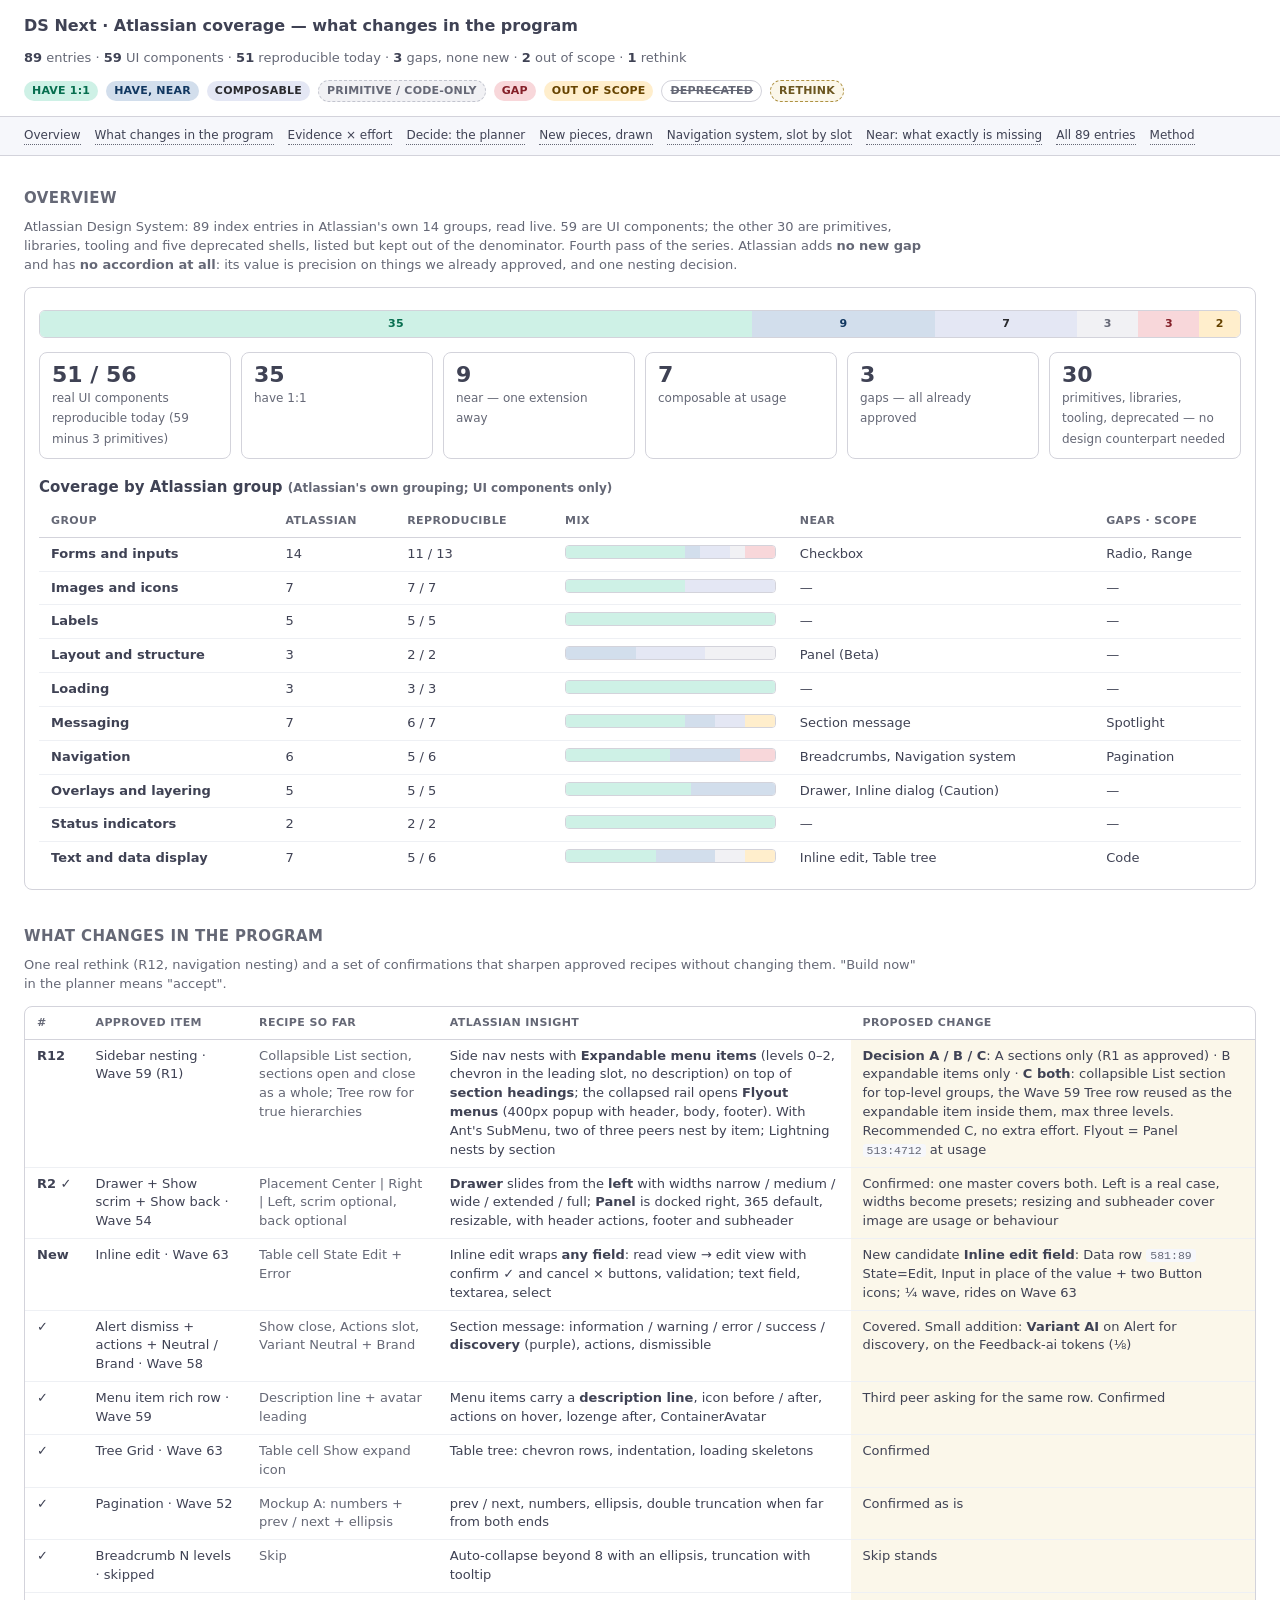
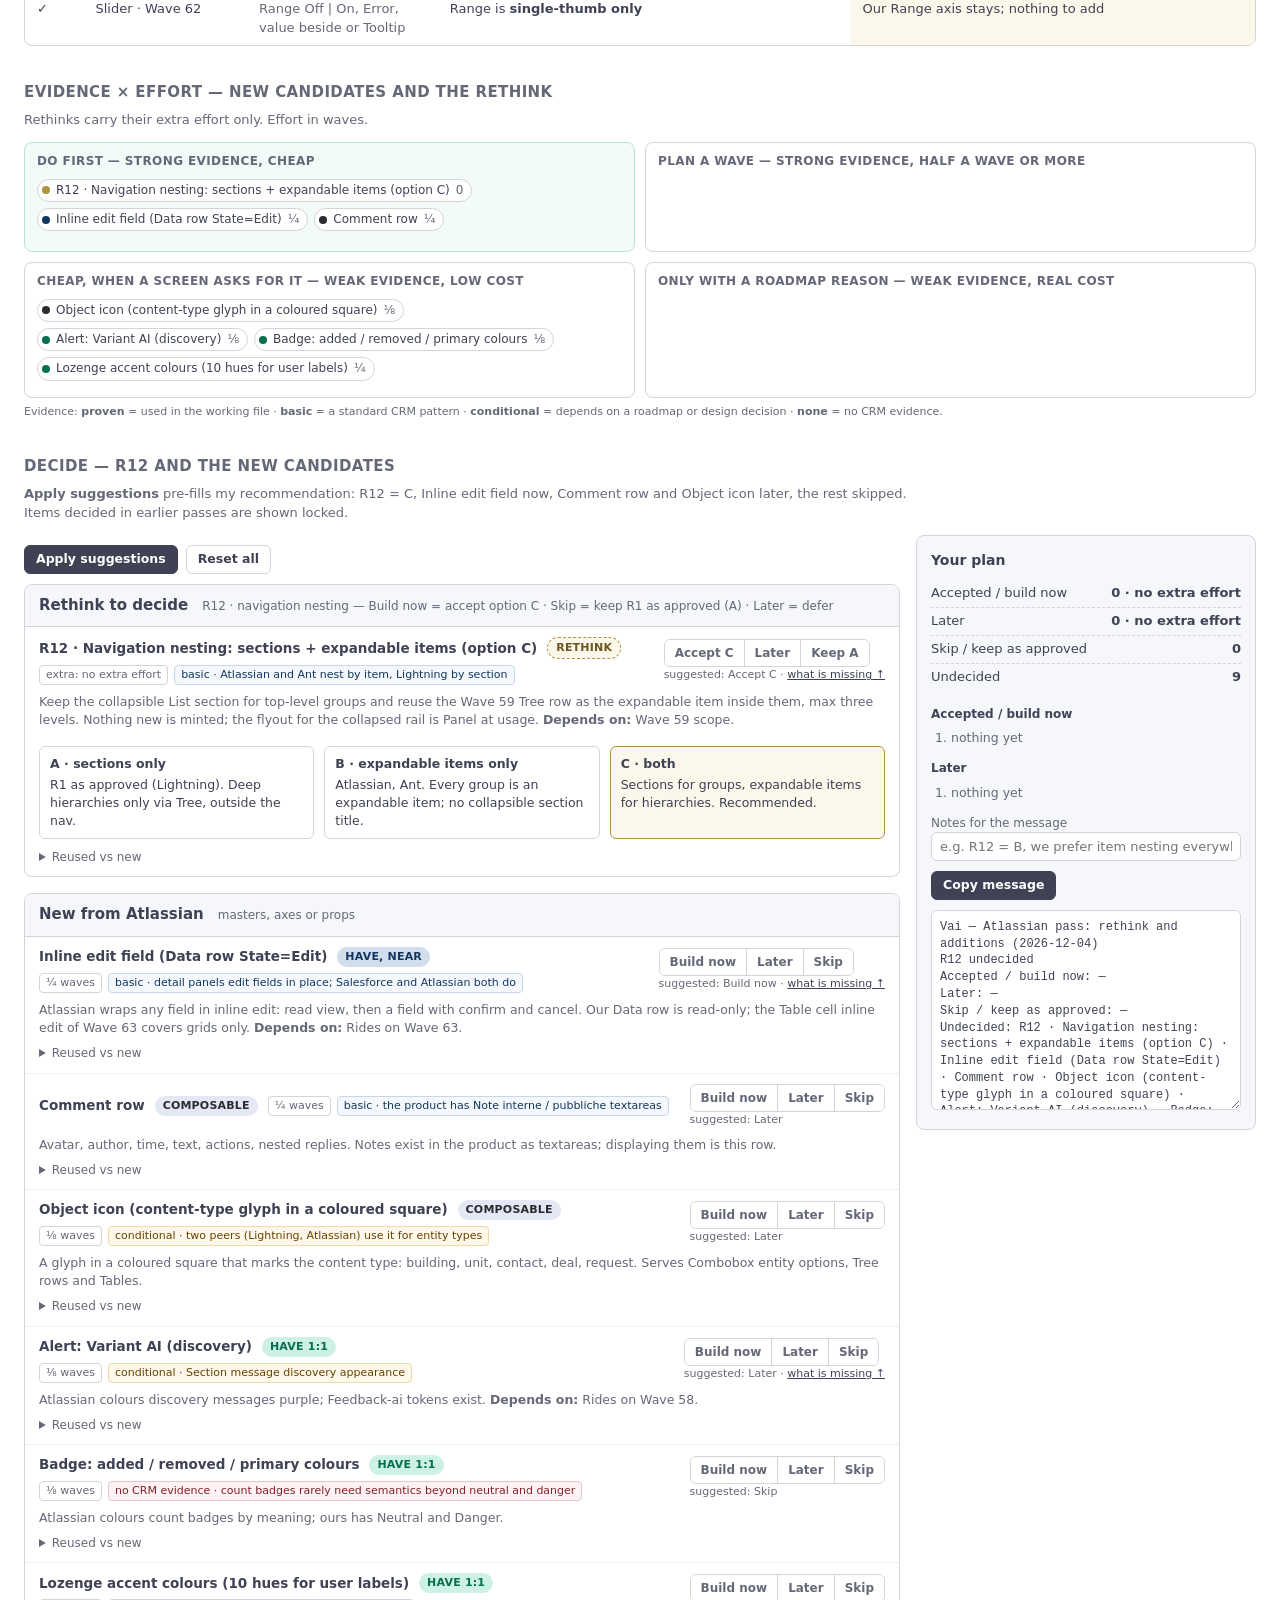
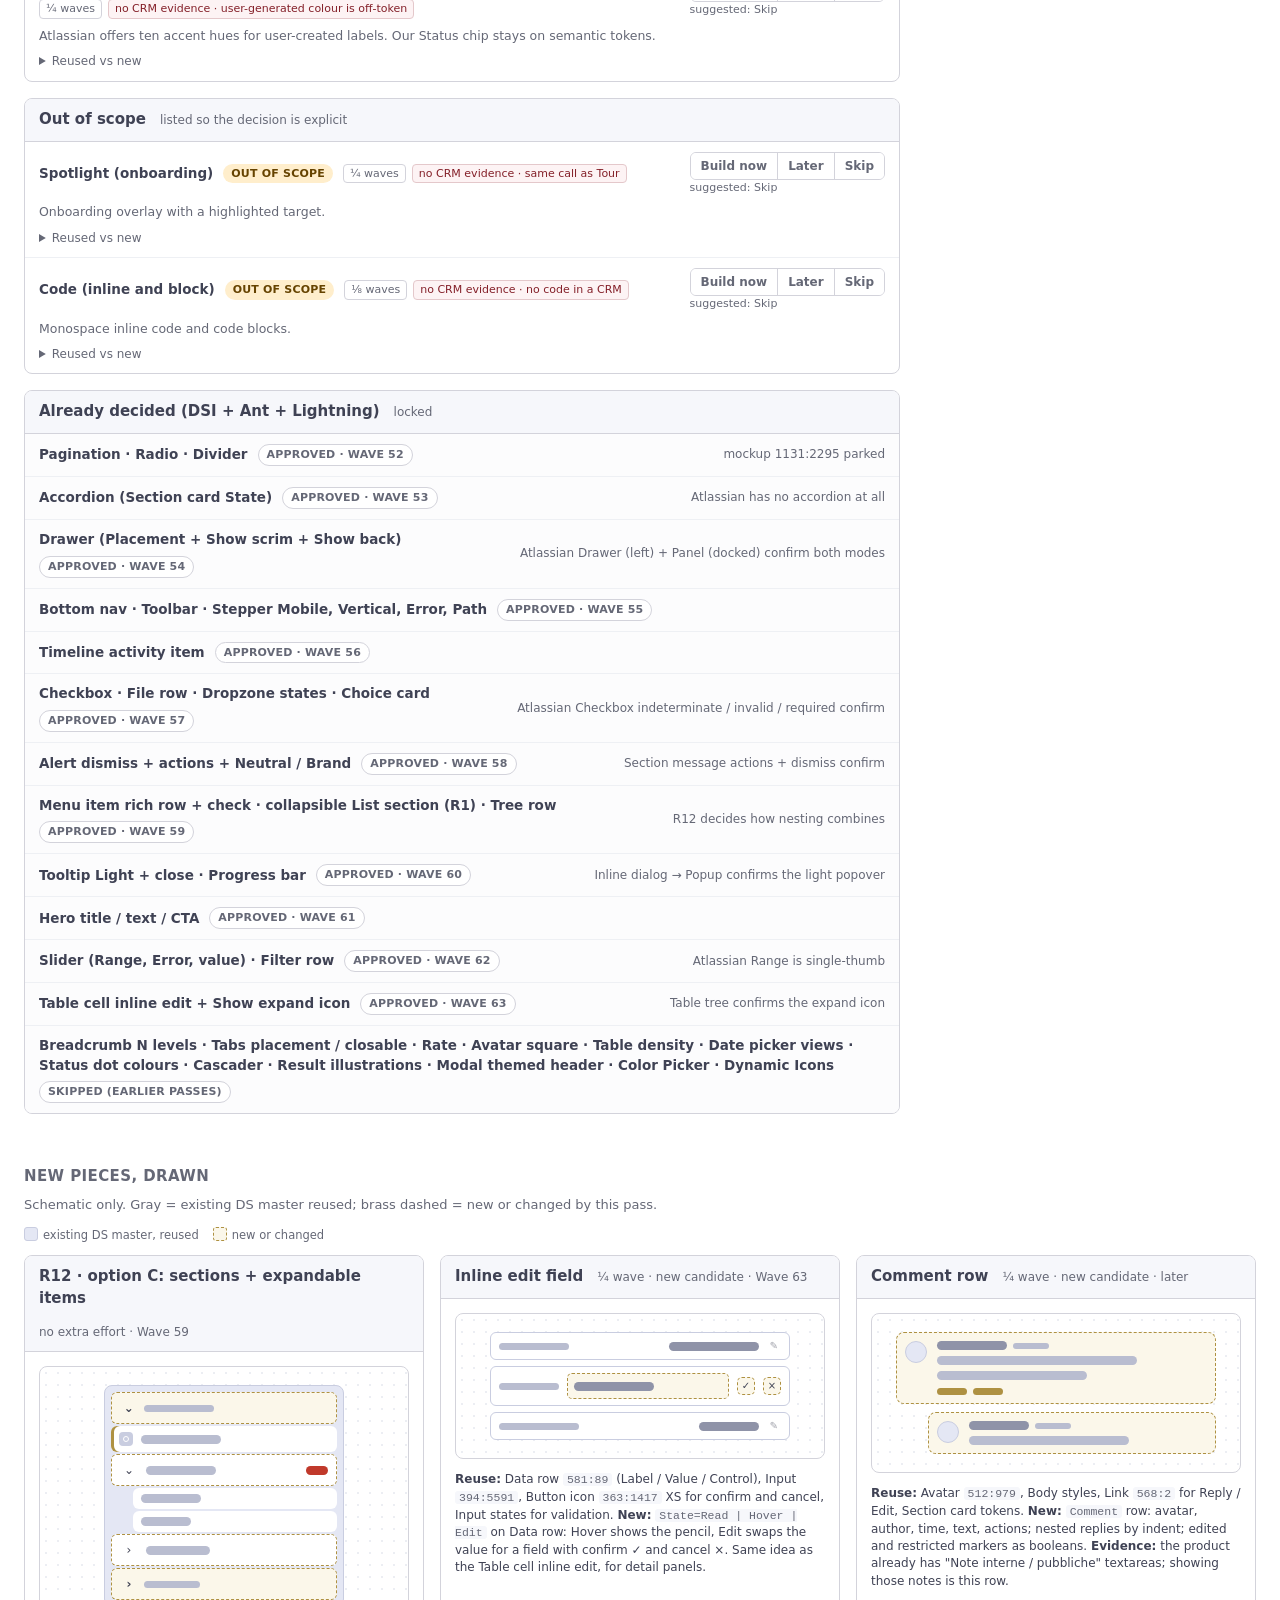
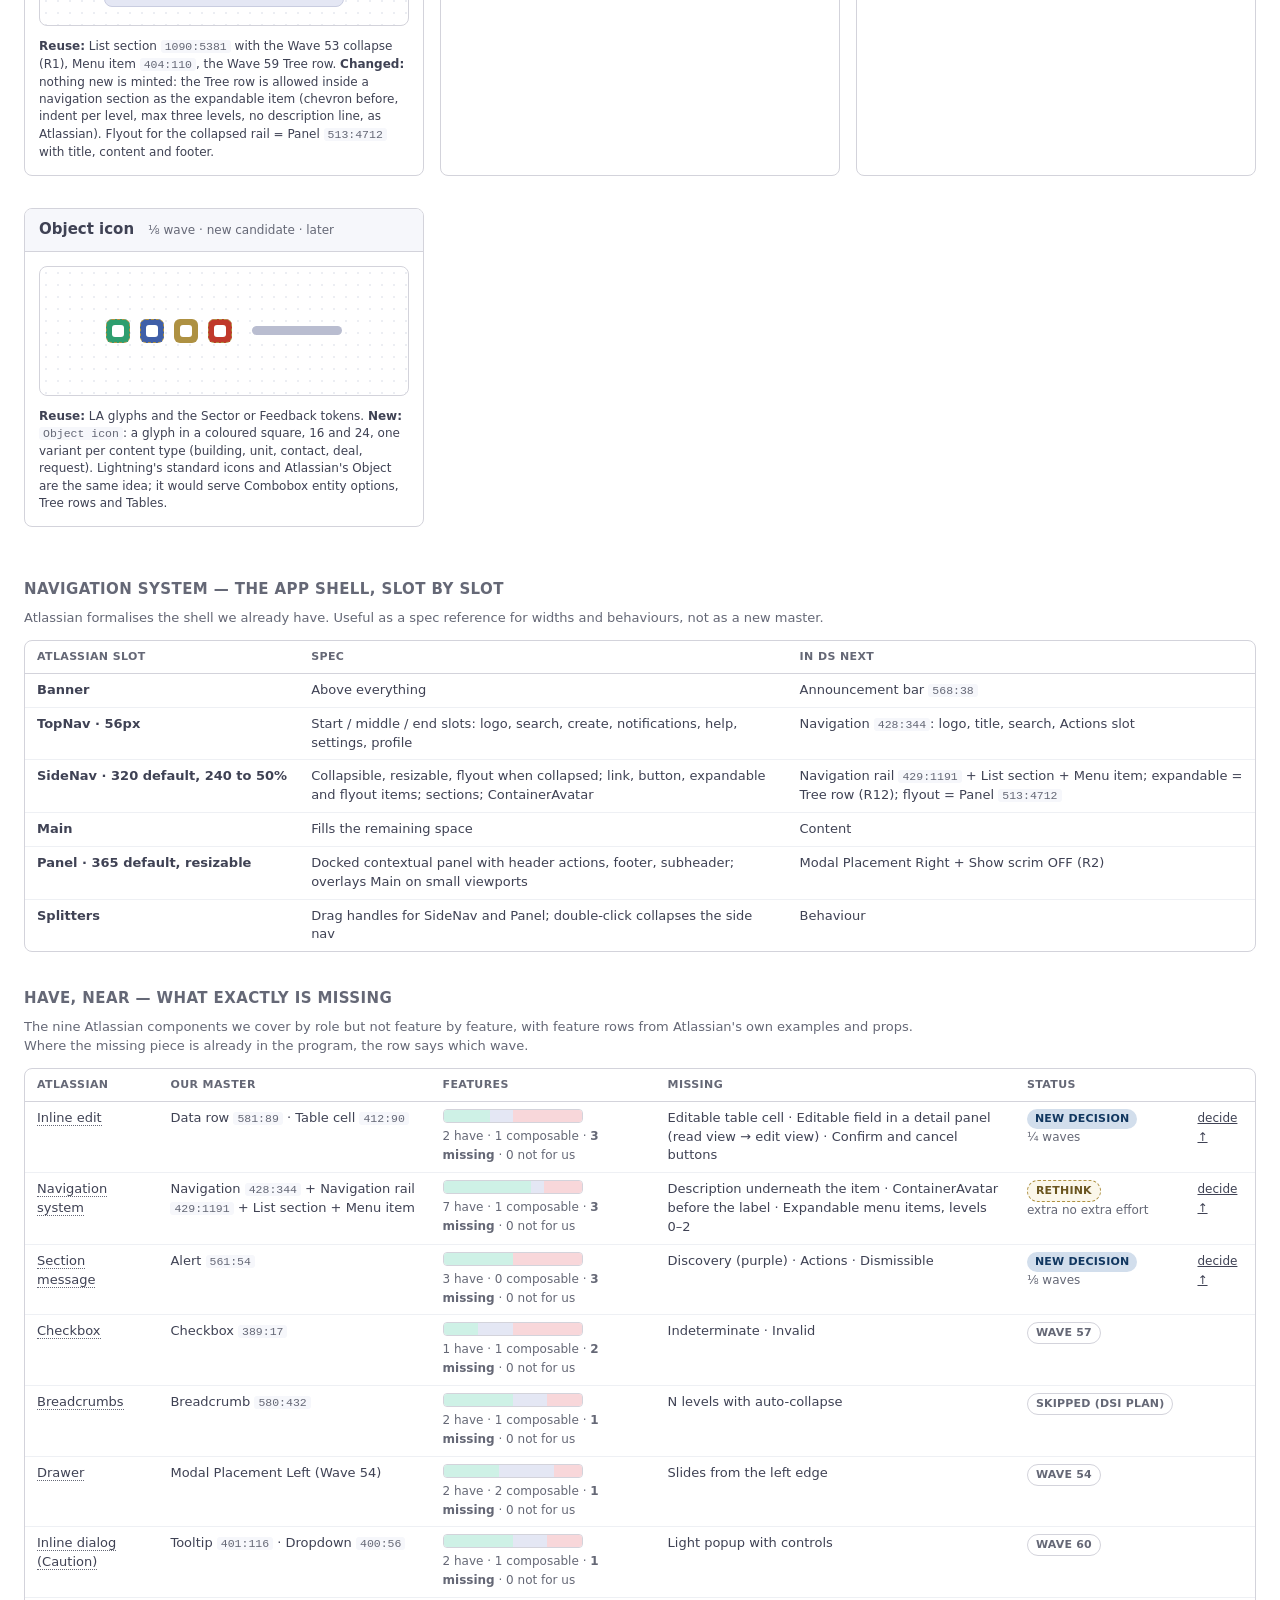
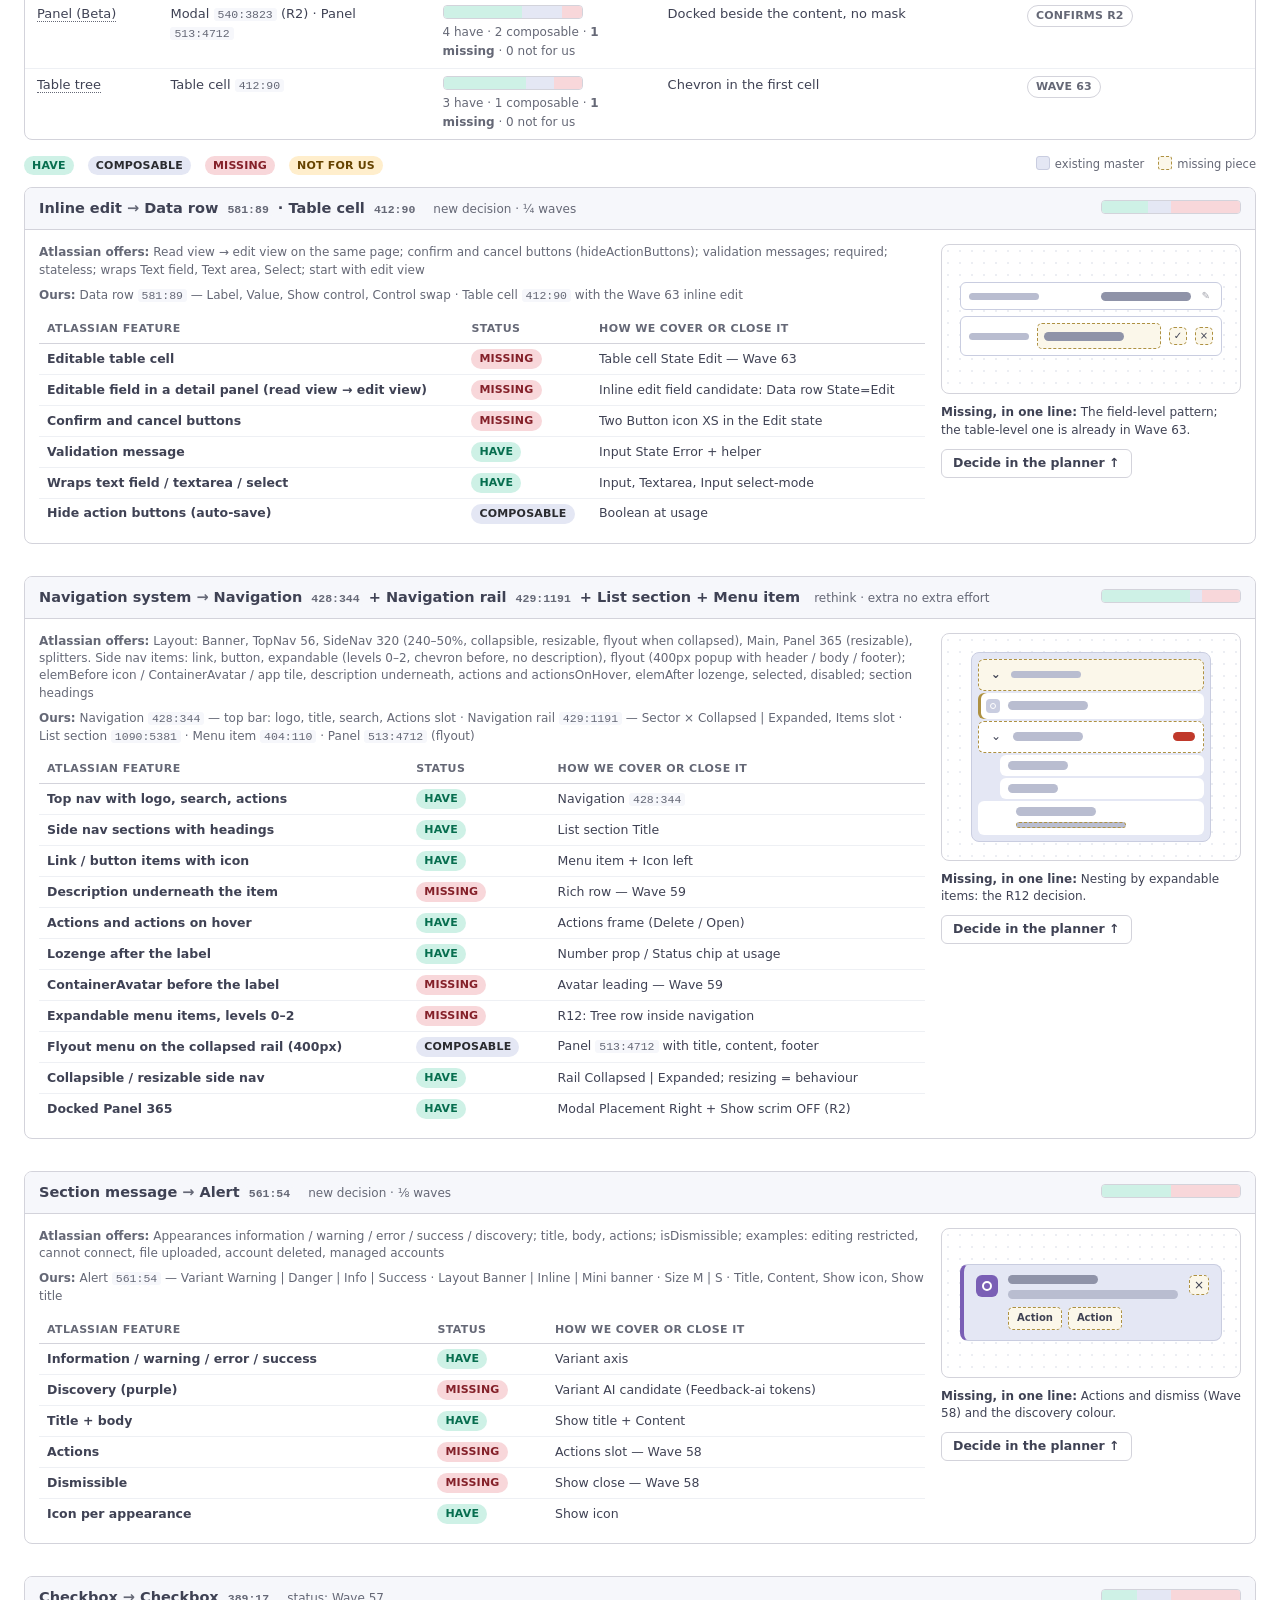
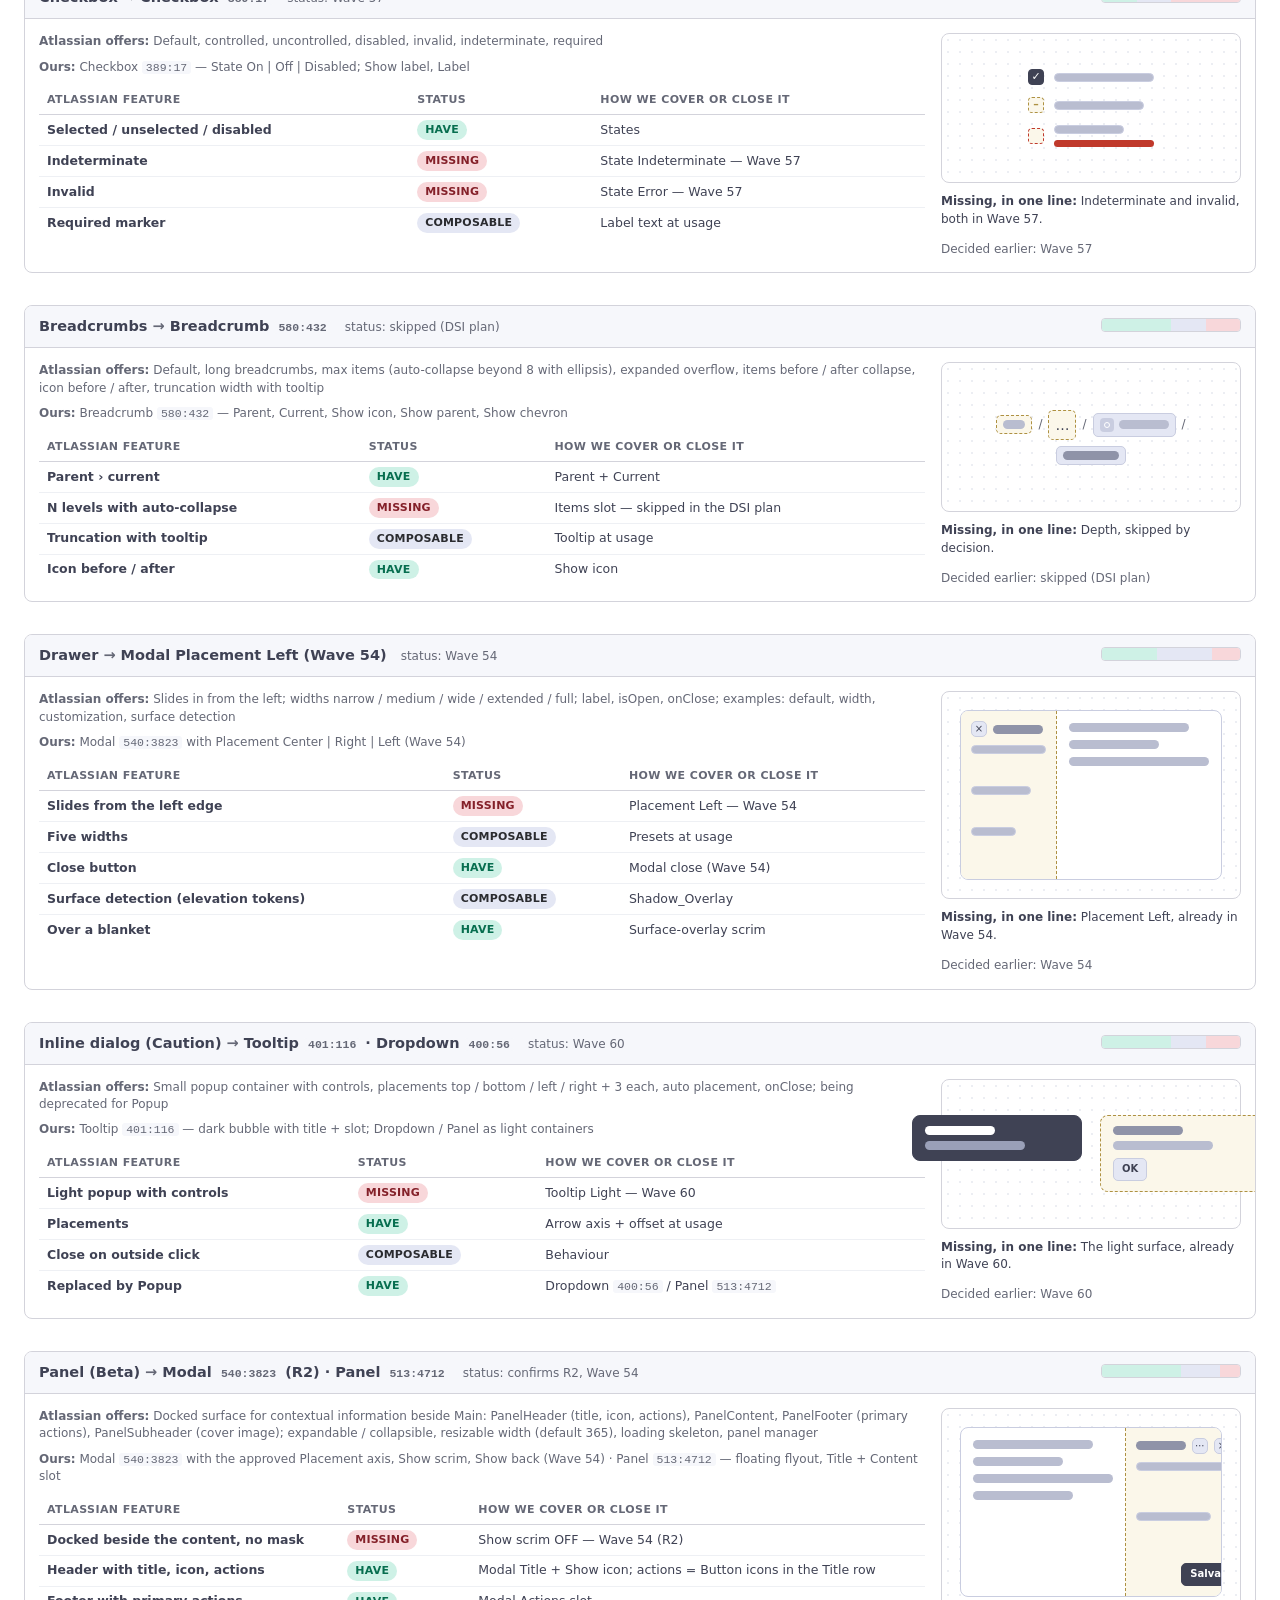
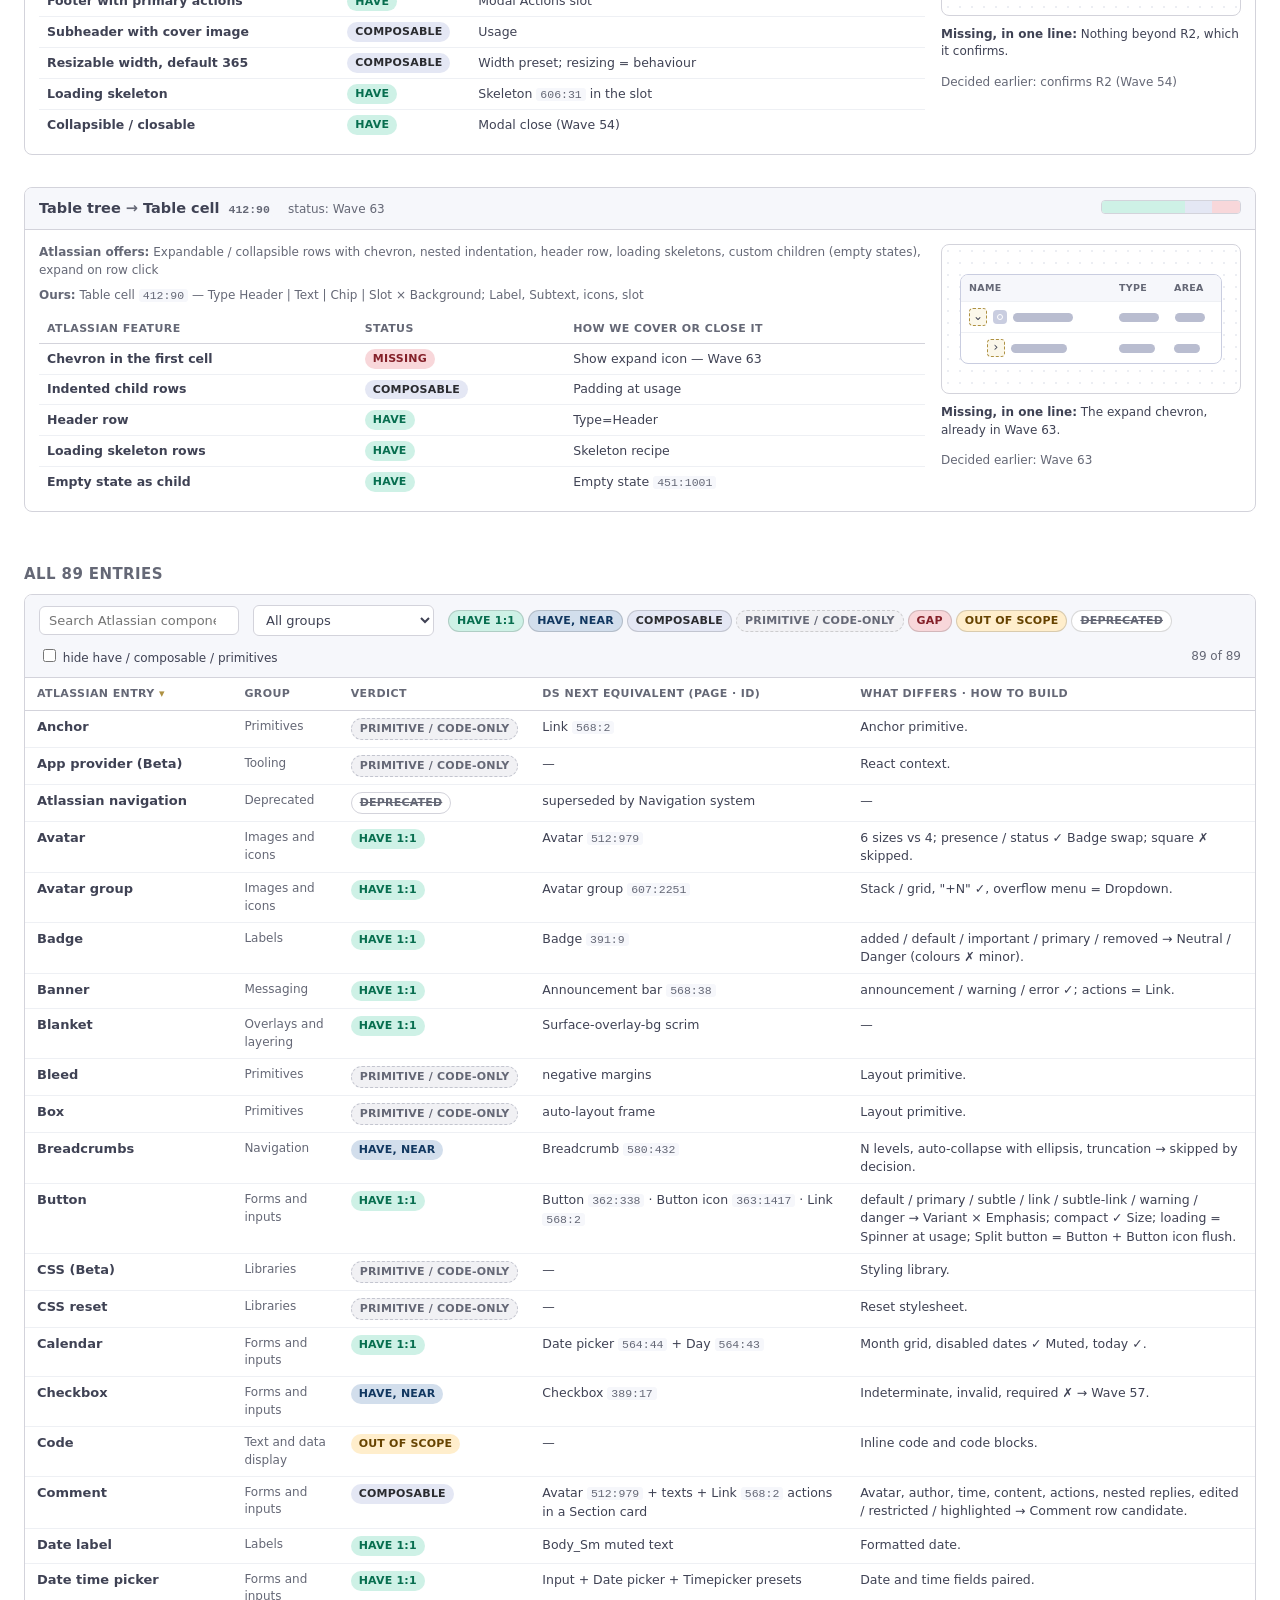
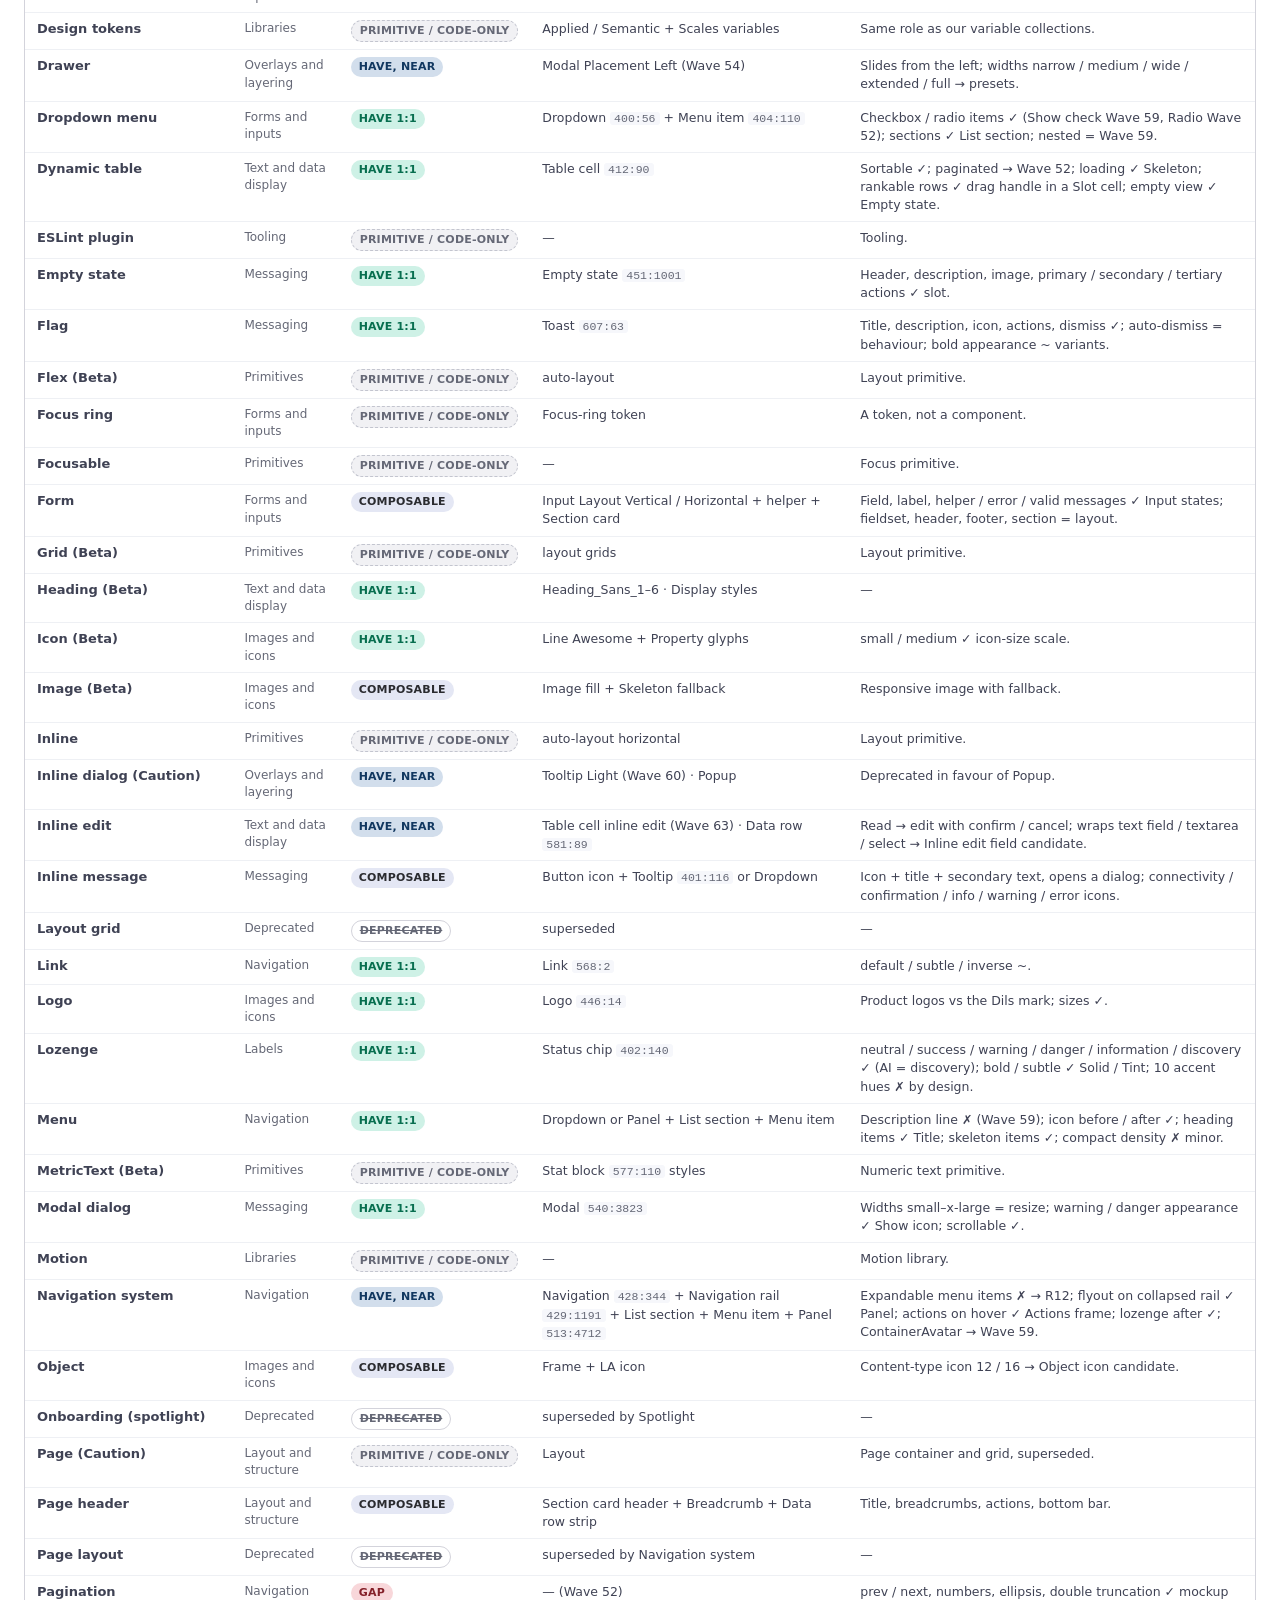
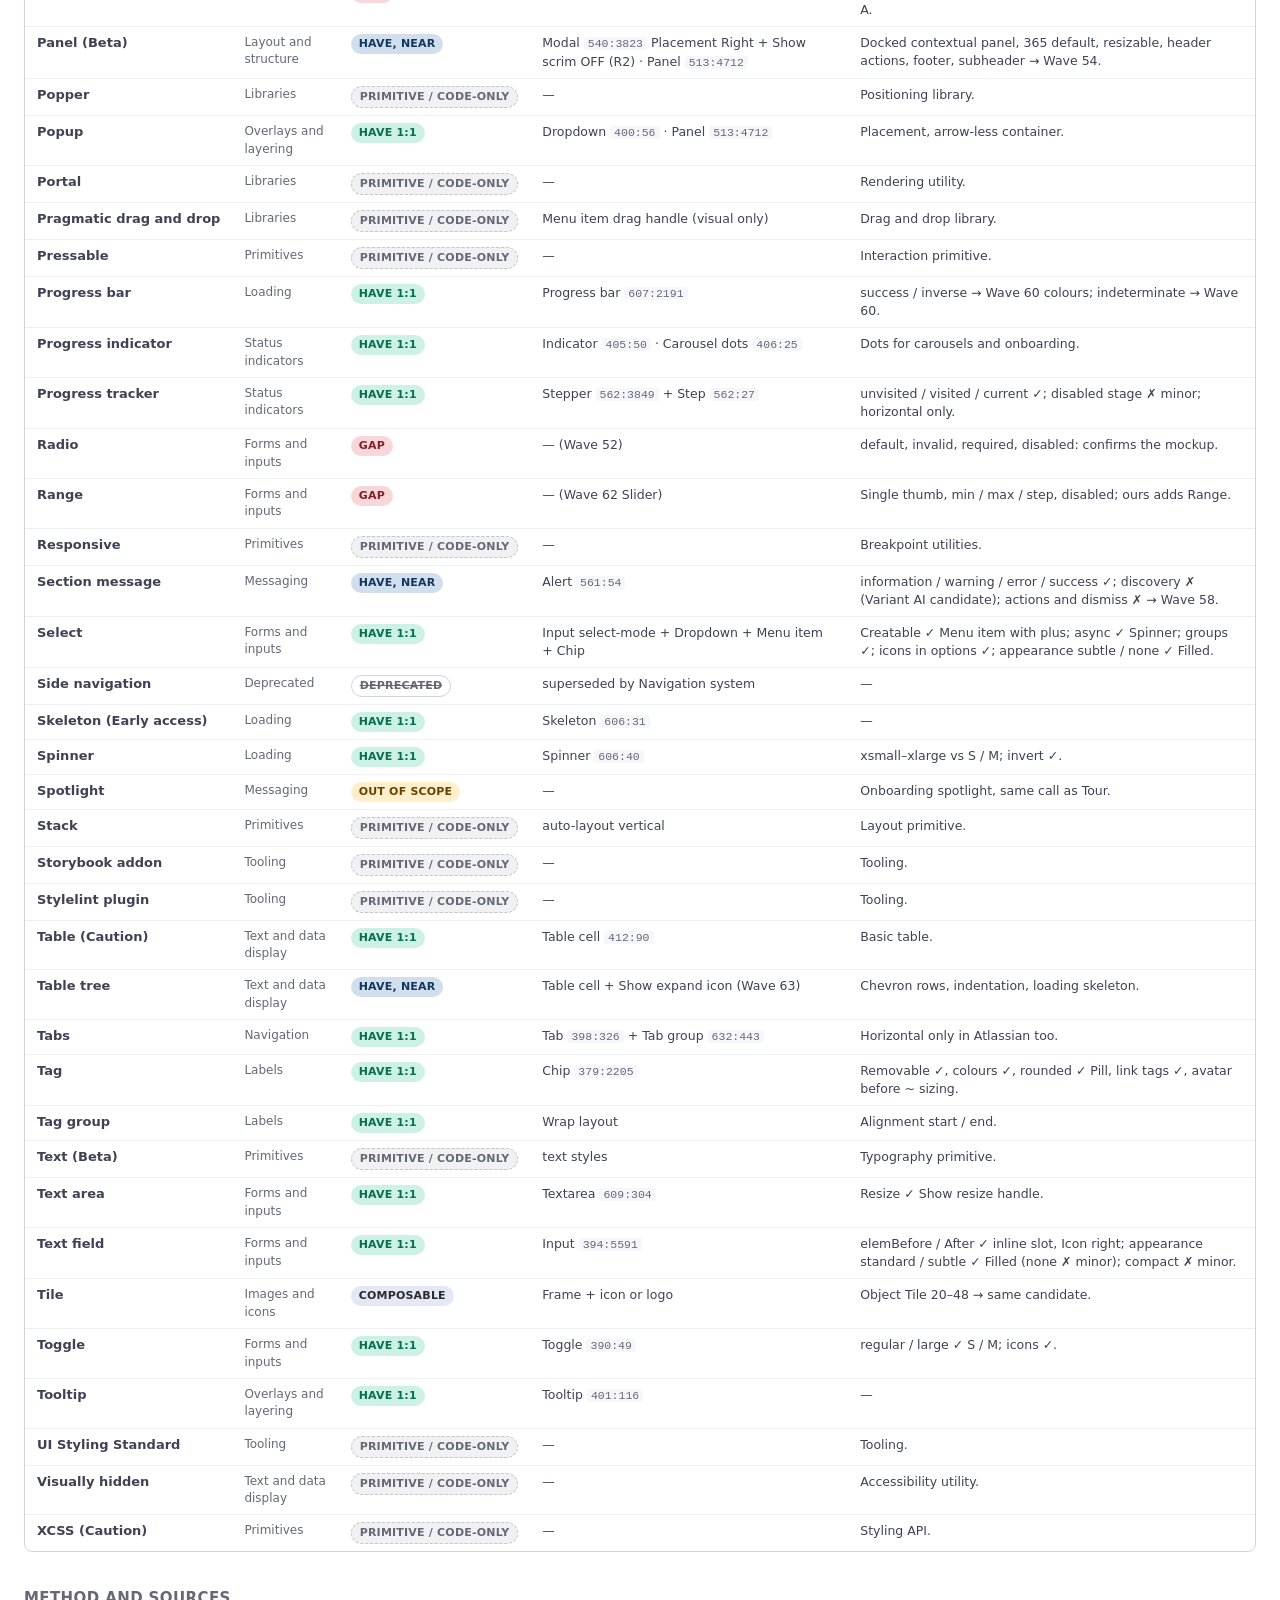
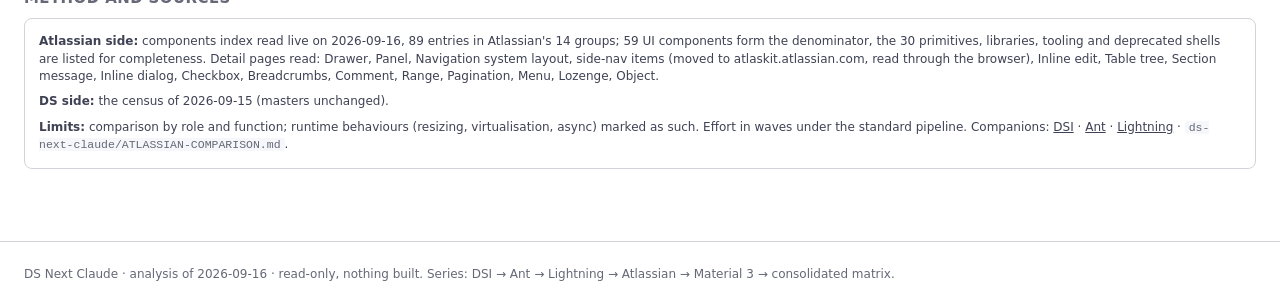
<file: ds-next-confronto-atlassian/index.html>
<!doctype html>
<html lang="en">
<head>
<meta charset="utf-8">
<meta name="viewport" content="width=device-width, initial-scale=1">
<title>DS Next · Atlassian coverage — what changes in the program</title>
<style>
  :root{--bg:#ffffff;--ink:#3f4254;--muted:#656876;--line:#d3d3db;--soft:#f6f7fb;--brass:#ae9142;--brass-soft:#fbf7ea;
    --have:#cef1e6;--have-ink:#076e4f;--near:#d2deec;--near-ink:#113760;--comp:#e4e7f4;--comp-ink:#2a2b2f;--behav:#f1f1f4;--behav-ink:#656876;
    --gap:#f8d7da;--gap-ink:#842029;--scope:#ffeecc;--scope-ink:#664300}
  *{box-sizing:border-box}
  body{margin:0;background:var(--bg);color:var(--ink);font:14px/1.45 "Nunito Sans",system-ui,-apple-system,"Segoe UI",Roboto,sans-serif}
  header{position:sticky;top:0;z-index:5;background:#fff;border-bottom:1px solid var(--line);padding:14px 24px;display:flex;flex-wrap:wrap;gap:12px 24px;align-items:center}
  header h1{font-size:16px;margin:0;font-weight:700}
  header .tot{color:var(--muted);font-size:13px}
  header .tot b{color:var(--ink)}
  .legend{display:flex;gap:8px;flex-wrap:wrap;align-items:center;font-size:12px}
  .chip{display:inline-block;padding:2px 8px;border-radius:999px;font-size:11px;font-weight:700;letter-spacing:.2px;text-transform:uppercase;white-space:nowrap}
  .chip.have{background:var(--have);color:var(--have-ink)}
  .chip.near{background:var(--near);color:var(--near-ink)}
  .chip.comp{background:var(--comp);color:var(--comp-ink)}
  .chip.behav{background:var(--behav);color:var(--behav-ink);border:1px dashed #c3c5cf}
  .chip.gap{background:var(--gap);color:var(--gap-ink)}
  .chip.scope{background:var(--scope);color:var(--scope-ink)}
  .chip.depr{background:#fff;color:var(--muted);border:1px solid var(--line);text-decoration:line-through}
  .chip.lock{background:#fff;color:var(--muted);border:1px solid var(--line)}
  .chip.re{background:var(--brass-soft);color:#6b5620;border:1px dashed var(--brass)}
  nav.top{padding:10px 24px;border-bottom:1px solid var(--line);background:var(--soft);font-size:12px;display:flex;flex-wrap:wrap;gap:6px 14px}
  nav.top a{color:var(--ink);text-decoration:none;border-bottom:1px dotted var(--muted)}
  main{padding:24px;max-width:1400px;margin:0 auto}
  h2{font-size:15px;margin:36px 0 8px;color:var(--muted);font-weight:700;text-transform:uppercase;letter-spacing:.4px}
  h2:first-child{margin-top:8px}
  h3{font-size:15px;margin:0}
  .intro{color:var(--muted);font-size:13px;max-width:900px;margin:0 0 12px}
  .intro a,.small a{color:var(--ink)}
  .card{border:1px solid var(--line);border-radius:8px;background:#fff;overflow:hidden;margin:0 0 16px}
  .card-h{display:flex;align-items:baseline;gap:14px;padding:10px 14px;background:var(--soft);border-bottom:1px solid var(--line);flex-wrap:wrap}
  .card-h .n{color:var(--muted);font-size:12px}
  .card-b{padding:14px}
  code,.id{font-family:ui-monospace,SFMono-Regular,Menlo,monospace;font-size:11.5px;color:var(--muted);background:var(--soft);padding:0 4px;border-radius:3px}
  .muted{color:var(--muted)}
  .small{font-size:12px}
  .bar{display:flex;height:28px;border-radius:6px;overflow:hidden;border:1px solid var(--line);margin:8px 0 6px}
  .bar div{display:flex;align-items:center;justify-content:center;font-size:11px;font-weight:700;letter-spacing:.2px}
  .bar .have{background:var(--have);color:var(--have-ink)} .bar .near{background:var(--near);color:var(--near-ink)} .bar .comp{background:var(--comp);color:var(--comp-ink)}
  .bar .behav{background:var(--behav);color:var(--behav-ink)} .bar .gap{background:var(--gap);color:var(--gap-ink)} .bar .scope{background:var(--scope);color:var(--scope-ink)}
  .kpis{display:grid;grid-template-columns:repeat(auto-fit,minmax(150px,1fr));gap:10px;margin:14px 0 0}
  .kpi{border:1px solid var(--line);border-radius:8px;padding:10px 12px;background:#fff}
  .kpi b{display:block;font-size:22px;line-height:1.1}
  .kpi span{font-size:12px;color:var(--muted)}
  table{width:100%;border-collapse:collapse}
  th{font-size:11px;text-transform:uppercase;letter-spacing:.4px;color:var(--muted);font-weight:700;text-align:left;padding:8px 12px;border-bottom:1px solid var(--line);white-space:nowrap}
  td{padding:7px 12px;border-bottom:1px solid #eef0f4;vertical-align:top;font-size:13px}
  tr:last-child td{border-bottom:0}
  .grp td:first-child{white-space:nowrap;font-weight:600}
  .mini{display:flex;height:14px;border-radius:4px;overflow:hidden;border:1px solid var(--line);min-width:160px}
  .mini div{height:100%}
  .re-table td:first-child{white-space:nowrap;font-weight:600}
  .re-table td.was{color:var(--muted)}
  .re-table td.now{background:var(--brass-soft)}
  .quad{display:grid;grid-template-columns:1fr 1fr;gap:10px}
  .q{border:1px solid var(--line);border-radius:8px;padding:10px 12px;min-height:110px;background:#fff}
  .q h4{margin:0 0 8px;font-size:12px;text-transform:uppercase;letter-spacing:.4px;color:var(--muted)}
  .q .qi{display:inline-flex;align-items:center;gap:6px;border:1px solid var(--line);border-radius:999px;padding:2px 8px 2px 4px;font-size:12px;margin:0 6px 6px 0;background:#fff}
  .q .qi .dot{width:8px;height:8px;border-radius:50%;display:inline-block}
  .q.first{background:#f3fbf8;border-color:#b7e4d4}
  .axis{font-size:11px;color:var(--muted);margin:6px 0 0}
  .planner{display:grid;grid-template-columns:minmax(0,1fr) 340px;gap:16px;align-items:start}
  .summary{position:sticky;top:76px;border:1px solid var(--line);border-radius:8px;background:var(--soft);padding:14px}
  .summary h3{margin:0 0 10px;font-size:14px}
  .summary .row{display:flex;justify-content:space-between;gap:10px;font-size:13px;padding:4px 0;border-bottom:1px dashed var(--line)}
  .summary .row:last-of-type{border-bottom:0}
  .summary ol{margin:6px 0 10px;padding-left:20px;font-size:12.5px}
  .summary textarea{width:100%;height:200px;font:12px/1.4 ui-monospace,SFMono-Regular,Menlo,monospace;border:1px solid var(--line);border-radius:6px;padding:8px;resize:vertical;background:#fff;color:var(--ink)}
  .summary input[type=text]{width:100%;font:13px "Nunito Sans",system-ui,sans-serif;border:1px solid var(--line);border-radius:6px;padding:6px 8px;background:#fff;color:var(--ink)}
  .btn{font:12.5px/1 "Nunito Sans",system-ui,sans-serif;font-weight:700;border:1px solid var(--line);background:#fff;color:var(--ink);border-radius:6px;padding:7px 11px;cursor:pointer}
  .btn:hover{background:var(--soft)}
  .btn.primary{background:var(--ink);color:#fff;border-color:var(--ink)}
  .btn.primary:hover{background:#2a2b2f}
  .btns{display:flex;gap:8px;flex-wrap:wrap;margin:10px 0}
  .prow{display:grid;grid-template-columns:minmax(0,1fr) auto;gap:8px 14px;padding:10px 14px;border-bottom:1px solid #eef0f4;align-items:center}
  .prow:last-child{border-bottom:0}
  .prow .t{display:flex;flex-wrap:wrap;gap:6px 10px;align-items:center}
  .prow .t b{font-size:13.5px}
  .prow .why{grid-column:1 / -1;font-size:12.5px;color:var(--muted)}
  .prow .meta{display:flex;gap:6px;flex-wrap:wrap;font-size:11.5px;color:var(--muted);align-items:center}
  .prow.locked{background:#fcfcfd}
  .tag{display:inline-block;border:1px solid var(--line);border-radius:4px;padding:1px 6px;font-size:11px;color:var(--muted);background:#fff;white-space:normal}
  .tag.ev3{border-color:#b7e4d4;background:#f3fbf8;color:var(--have-ink)} .tag.ev2{border-color:#c9d6e6;background:#f4f8fc;color:var(--near-ink)} .tag.ev1{border-color:#f0d9a6;background:#fff8ea;color:var(--scope-ink)} .tag.ev0{border-color:#e4c8cb;background:#fdf3f4;color:var(--gap-ink)}
  .seg{display:inline-flex;border:1px solid var(--line);border-radius:6px;overflow:hidden}
  .seg button{font:12px/1 "Nunito Sans",system-ui,sans-serif;font-weight:700;border:0;background:#fff;color:var(--muted);padding:7px 10px;cursor:pointer;border-right:1px solid var(--line)}
  .seg button:last-child{border-right:0}
  .seg button:hover{background:var(--soft)}
  .seg button.on.build{background:var(--have);color:var(--have-ink)}
  .seg button.on.later{background:var(--near);color:var(--near-ink)}
  .seg button.on.skip{background:var(--comp);color:var(--comp-ink)}
  .prow details{grid-column:1 / -1;font-size:12.5px}
  .prow summary{cursor:pointer;color:var(--muted);font-size:12px}
  .prow .rn{display:grid;grid-template-columns:1fr 1fr;gap:10px;margin:8px 0 2px}
  .prow .rn div{border-radius:6px;padding:8px 10px;font-size:12.5px}
  .prow .rn .re{background:var(--comp)}
  .prow .rn .ne{background:var(--brass-soft);border:1px dashed var(--brass)}
  .prow .rn b{display:block;font-size:11px;text-transform:uppercase;letter-spacing:.3px;color:var(--muted);margin-bottom:3px}
  .sug{font-size:11px;color:var(--muted)}
  .sug a{color:var(--ink)}
  .opts{display:grid;grid-template-columns:repeat(3,1fr);gap:10px;margin:8px 0 2px}
  .opts div{border:1px solid var(--line);border-radius:6px;padding:8px 10px;font-size:12.5px;background:#fff}
  .opts div.rec{border-color:var(--brass);background:var(--brass-soft)}
  .opts b{display:block;margin-bottom:3px}
  .gaps{display:grid;grid-template-columns:repeat(auto-fit,minmax(min(380px,100%),1fr));gap:16px}
  .gap-card .card-b{display:grid;gap:12px}
  .mock{background:#fff;border:1px solid var(--line);border-radius:8px;padding:18px;display:flex;justify-content:center;align-items:center;min-height:130px;background-image:radial-gradient(#eceef3 1px,transparent 1px);background-size:12px 12px}
  .m-reuse{background:#e4e7f4;border:1px solid #c9cde0}
  .m-new{border:1.5px dashed var(--brass);background:var(--brass-soft)}
  .mlegend{display:flex;gap:14px;font-size:11.5px;color:var(--muted);flex-wrap:wrap}
  .mlegend i{display:inline-block;width:14px;height:14px;border-radius:3px;vertical-align:-2px;margin-right:5px}
  .ico{width:22px;height:22px;border-radius:6px;background:#c9cde0;display:inline-block;position:relative;flex:0 0 auto}
  .ico:after{content:"";position:absolute;inset:6px;border:2px solid #fff;border-radius:50%}
  .ico.sm{width:14px;height:14px;border-radius:4px}
  .ico.sm:after{inset:4px;border-width:1.5px}
  .lbl{height:9px;border-radius:5px;background:#b9bdd0;display:inline-block}
  .mtx{display:grid;gap:6px;flex:1;min-width:0}
  .mbtns{display:flex;gap:6px;margin-top:2px}
  .mbtn{font-size:10px;font-weight:700;padding:3px 8px;border-radius:5px;color:var(--ink)}
  .mx{width:20px;height:20px;border-radius:5px;display:inline-flex;align-items:center;justify-content:center;font-size:12px;color:var(--ink);flex:0 0 auto}
  .li{display:flex;align-items:center;gap:8px;padding:6px 8px;border-radius:6px;background:#fff}
  .li.sel{box-shadow:inset 3px 0 0 var(--brass)}
  .li.l1{margin-left:22px} .li.l2{margin-left:44px}
  .chev{font-size:12px;width:18px;height:18px;border-radius:4px;display:inline-flex;align-items:center;justify-content:center;color:var(--ink)}
  .rm{display:grid;gap:12px} .rm .r{display:flex;align-items:center;gap:10px}
  .cb{width:16px;height:16px;border-radius:4px;display:inline-flex;align-items:center;justify-content:center;font-size:11px;font-weight:700;color:#fff;flex:0 0 auto}
  .cb.on{background:var(--ink);border-color:var(--ink)} .cb.mixed{color:var(--brass)}
  .mk-crumb{display:flex;align-items:center;gap:6px;flex-wrap:wrap;justify-content:center}
  .crumb{display:inline-flex;align-items:center;gap:5px;padding:4px 6px;border-radius:5px}
  .sep{color:var(--muted);font-size:12px}
  .mk-side{width:240px;border-radius:8px;padding:6px;display:grid;gap:2px}
  .mk-side .hdr{display:flex;align-items:center;gap:6px;padding:6px 8px;font-size:10px;font-weight:700;letter-spacing:.3px;text-transform:uppercase;color:var(--muted);border-radius:6px}
  .av{width:22px;height:22px;border-radius:50%;flex:0 0 auto}
  .mk-drawer{width:320px;height:170px;border-radius:8px;position:relative;overflow:hidden;background:#fff!important;display:flex}
  .mk-drawer .page{flex:1;padding:12px;display:grid;gap:8px;align-content:start}
  .mk-drawer .sheet{width:140px;background:var(--brass-soft);border-left:1.5px dashed var(--brass);display:grid;grid-template-rows:auto 1fr auto;gap:8px;padding:10px}
  .mk-drawer .sheet .hd{display:flex;align-items:center;gap:6px}
  .mk-drawer .sheet .ft{display:flex;gap:6px;justify-content:flex-end}
  .mk-tg{width:320px;border-radius:8px;overflow:hidden;background:#fff;border:1px solid #c9cde0}
  .mk-tg .tr{display:grid;grid-template-columns:150px 1fr 1fr;border-bottom:1px solid #eef0f4}
  .mk-tg .tr:last-child{border-bottom:0}
  .mk-tg .td{padding:6px 8px;display:flex;align-items:center;gap:6px;font-size:10px}
  .mk-tg .th{background:var(--soft);font-weight:700;font-size:9.5px;text-transform:uppercase;letter-spacing:.3px;color:var(--muted)}
  .mk-tg .td.l1{padding-left:26px}
  .mk-combo{width:260px;display:grid;gap:4px}
  .mk-combo .dd{border-radius:8px;background:#fff;border:1px solid #c9cde0;padding:4px;display:grid;gap:2px}
  .mk-alert{display:flex;gap:10px;padding:10px 12px;border-radius:8px;width:300px;align-items:flex-start;border-left:4px solid #8f93a8!important}
  .mk-kv{width:300px;display:grid;gap:6px}
  .mk-kv .kv{display:flex;align-items:center;gap:8px;padding:6px 8px;border-radius:6px;background:#fff}
  .mk-kv .field{flex:1;height:26px;border-radius:5px;border:1.5px dashed var(--brass);background:var(--brass-soft);display:flex;align-items:center;padding:0 6px}
  .mk-comment{width:320px;display:grid;gap:8px}
  .mk-comment .c{display:grid;grid-template-columns:24px 1fr;gap:8px;padding:8px;border-radius:8px}
  .mk-comment .c.reply{margin-left:32px}
  .mk-obj{display:flex;gap:10px;align-items:center}
  .mk-obj .o{width:24px;height:24px;border-radius:6px;display:inline-flex;align-items:center;justify-content:center}
  .mk-obj .o i{width:12px;height:12px;border-radius:3px;background:#fff;display:block}
  .walk td:first-child{white-space:nowrap;font-weight:600}
  .nsum td.nm a{color:var(--ink);text-decoration:none;border-bottom:1px dotted var(--muted)}
  .nsum .mini{margin-bottom:4px}
  .nears{display:grid;grid-template-columns:1fr;gap:16px}
  .near-card .card-h h3{font-size:14.5px}
  .near-b{display:grid;grid-template-columns:minmax(0,1fr) 300px;gap:16px;padding:14px}
  .near-b .mock{min-height:150px}
  table.feat th{padding:6px 8px}
  table.feat td{font-size:12.5px;padding:5px 8px;vertical-align:middle}
  table.feat td:first-child{font-weight:600}
  .nbar{min-width:120px;width:140px}
  .filters{display:flex;flex-wrap:wrap;gap:10px 14px;align-items:center;padding:10px 14px;background:var(--soft);border-bottom:1px solid var(--line);font-size:12.5px}
  .filters input[type=search]{font:13px "Nunito Sans",system-ui,sans-serif;border:1px solid var(--line);border-radius:6px;padding:6px 9px;min-width:200px;background:#fff;color:var(--ink)}
  .filters select{font:13px "Nunito Sans",system-ui,sans-serif;border:1px solid var(--line);border-radius:6px;padding:6px 8px;background:#fff;color:var(--ink)}
  .fchip{cursor:pointer;opacity:.45;border:1px solid transparent}
  .fchip.on{opacity:1;border-color:rgba(0,0,0,.15)}
  .tablewrap{overflow-x:auto}
  #all th{cursor:pointer;user-select:none}
  #all th.sorted:after{content:" ▾";color:var(--brass)}
  #all td.dsc{font-size:12.5px}
  #all td.nm{font-weight:600;white-space:nowrap}
  .count{font-size:12px;color:var(--muted);margin-left:auto}
  footer{padding:24px;color:var(--muted);font-size:12px;border-top:1px solid var(--line);margin-top:32px}
  @media (max-width:900px){.planner{grid-template-columns:1fr}.summary{position:static}.quad{grid-template-columns:1fr}.gaps{grid-template-columns:1fr}.prow .rn{grid-template-columns:1fr}.near-b{grid-template-columns:1fr}.opts{grid-template-columns:1fr}}
</style>
</head>
<body>
<header>
  <h1>DS Next · Atlassian coverage — what changes in the program</h1>
  <div class="tot" id="totals"></div>
  <div class="legend">
    <span class="chip have">have 1:1</span><span class="chip near">have, near</span><span class="chip comp">composable</span><span class="chip behav">primitive / code-only</span><span class="chip gap">gap</span><span class="chip scope">out of scope</span><span class="chip depr">deprecated</span><span class="chip re">rethink</span>
  </div>
</header>
<nav class="top">
  <a href="#overview">Overview</a><a href="#rethink">What changes in the program</a><a href="#matrix">Evidence × effort</a><a href="#decide">Decide: the planner</a><a href="#gaps">New pieces, drawn</a><a href="#shell">Navigation system, slot by slot</a><a href="#near">Near: what exactly is missing</a><a href="#all">All 89 entries</a><a href="#method">Method</a>
</nav>
<main>

<h2 id="overview">Overview</h2>
<p class="intro">Atlassian Design System: 89 index entries in Atlassian's own 14 groups, read live. 59 are UI components; the other 30 are primitives, libraries, tooling and five deprecated shells, listed but kept out of the denominator. Fourth pass of the series. Atlassian adds <b>no new gap</b> and has <b>no accordion at all</b>: its value is precision on things we already approved, and one nesting decision.</p>
<div class="card"><div class="card-b">
  <div class="bar" id="bar"></div>
  <div class="kpis" id="kpis"></div>
  <h3 style="margin:18px 0 6px">Coverage by Atlassian group <span class="muted small">(Atlassian's own grouping; UI components only)</span></h3>
  <div class="tablewrap"><table class="grp" id="grp"></table></div>
</div></div>

<h2 id="rethink">What changes in the program</h2>
<p class="intro">One real rethink (R12, navigation nesting) and a set of confirmations that sharpen approved recipes without changing them. "Build now" in the planner means "accept".</p>
<div class="card"><div class="tablewrap"><table class="re-table">
  <thead><tr><th>#</th><th>Approved item</th><th>Recipe so far</th><th>Atlassian insight</th><th>Proposed change</th></tr></thead>
  <tbody>
    <tr><td>R12</td><td>Sidebar nesting · Wave 59 (R1)</td><td class="was">Collapsible List section, sections open and close as a whole; Tree row for true hierarchies</td><td>Side nav nests with <b>Expandable menu items</b> (levels 0–2, chevron in the leading slot, no description) on top of <b>section headings</b>; the collapsed rail opens <b>Flyout menus</b> (400px popup with header, body, footer). With Ant's SubMenu, two of three peers nest by item; Lightning nests by section</td><td class="now"><b>Decision A / B / C</b>: A sections only (R1 as approved) · B expandable items only · <b>C both</b>: collapsible List section for top-level groups, the Wave 59 Tree row reused as the expandable item inside them, max three levels. Recommended C, no extra effort. Flyout = Panel <code>513:4712</code> at usage</td></tr>
    <tr><td>R2 ✓</td><td>Drawer + Show scrim + Show back · Wave 54</td><td class="was">Placement Center | Right | Left, scrim optional, back optional</td><td><b>Drawer</b> slides from the <b>left</b> with widths narrow / medium / wide / extended / full; <b>Panel</b> is docked right, 365 default, resizable, with header actions, footer and subheader</td><td class="now">Confirmed: one master covers both. Left is a real case, widths become presets; resizing and subheader cover image are usage or behaviour</td></tr>
    <tr><td>New</td><td>Inline edit · Wave 63</td><td class="was">Table cell State Edit + Error</td><td>Inline edit wraps <b>any field</b>: read view → edit view with confirm ✓ and cancel × buttons, validation; text field, textarea, select</td><td class="now">New candidate <b>Inline edit field</b>: Data row <code>581:89</code> State=Edit, Input in place of the value + two Button icons; ¼ wave, rides on Wave 63</td></tr>
    <tr><td>✓</td><td>Alert dismiss + actions + Neutral / Brand · Wave 58</td><td class="was">Show close, Actions slot, Variant Neutral + Brand</td><td>Section message: information / warning / error / success / <b>discovery</b> (purple), actions, dismissible</td><td class="now">Covered. Small addition: <b>Variant AI</b> on Alert for discovery, on the Feedback-ai tokens (⅛)</td></tr>
    <tr><td>✓</td><td>Menu item rich row · Wave 59</td><td class="was">Description line + avatar leading</td><td>Menu items carry a <b>description line</b>, icon before / after, actions on hover, lozenge after, ContainerAvatar</td><td class="now">Third peer asking for the same row. Confirmed</td></tr>
    <tr><td>✓</td><td>Tree Grid · Wave 63</td><td class="was">Table cell Show expand icon</td><td>Table tree: chevron rows, indentation, loading skeletons</td><td class="now">Confirmed</td></tr>
    <tr><td>✓</td><td>Pagination · Wave 52</td><td class="was">Mockup A: numbers + prev / next + ellipsis</td><td>prev / next, numbers, ellipsis, double truncation when far from both ends</td><td class="now">Confirmed as is</td></tr>
    <tr><td>✓</td><td>Breadcrumb N levels · skipped</td><td class="was">Skip</td><td>Auto-collapse beyond 8 with an ellipsis, truncation with tooltip</td><td class="now">Skip stands</td></tr>
    <tr><td>✓</td><td>Slider · Wave 62</td><td class="was">Range Off | On, Error, value beside or Tooltip</td><td>Range is <b>single-thumb only</b></td><td class="now">Our Range axis stays; nothing to add</td></tr>
  </tbody>
</table></div></div>

<h2 id="matrix">Evidence × effort — new candidates and the rethink</h2>
<p class="intro">Rethinks carry their extra effort only. Effort in waves.</p>
<div class="quad" id="quad"></div>
<p class="axis">Evidence: <b>proven</b> = used in the working file · <b>basic</b> = a standard CRM pattern · <b>conditional</b> = depends on a roadmap or design decision · <b>none</b> = no CRM evidence.</p>

<h2 id="decide">Decide — R12 and the new candidates</h2>
<p class="intro"><b>Apply suggestions</b> pre-fills my recommendation: R12 = C, Inline edit field now, Comment row and Object icon later, the rest skipped. Items decided in earlier passes are shown locked.</p>
<div class="planner">
  <div>
    <div class="btns"><button class="btn primary" id="apply">Apply suggestions</button><button class="btn" id="reset">Reset all</button></div>
    <div class="card"><div class="card-h"><h3>Rethink to decide</h3><span class="n">R12 · navigation nesting — Build now = accept option C · Skip = keep R1 as approved (A) · Later = defer</span></div><div id="p-re"></div></div>
    <div class="card"><div class="card-h"><h3>New from Atlassian</h3><span class="n">masters, axes or props</span></div><div id="p-new"></div></div>
    <div class="card"><div class="card-h"><h3>Out of scope</h3><span class="n">listed so the decision is explicit</span></div><div id="p-scope"></div></div>
    <div class="card"><div class="card-h"><h3>Already decided (DSI + Ant + Lightning)</h3><span class="n">locked</span></div><div id="p-locked"></div></div>
  </div>
  <aside class="summary">
    <h3>Your plan</h3>
    <div id="sum-rows"></div>
    <div style="margin-top:12px"><b class="small">Accepted / build now</b><ol id="ol-build"></ol></div>
    <div><b class="small">Later</b><ol id="ol-later"></ol></div>
    <label class="small muted" for="notes">Notes for the message</label>
    <input type="text" id="notes" placeholder="e.g. R12 = B, we prefer item nesting everywhere">
    <div class="btns"><button class="btn primary" id="copy">Copy message</button><span class="small muted" id="copied"></span></div>
    <textarea id="msg" readonly></textarea>
  </aside>
</div>

<h2 id="gaps">New pieces, drawn</h2>
<p class="intro">Schematic only. Gray = existing DS master reused; brass dashed = new or changed by this pass.</p>
<div class="mlegend" style="margin:0 0 12px"><span><i class="m-reuse"></i>existing DS master, reused</span><span><i class="m-new"></i>new or changed</span></div>
<div class="gaps">
  <div class="card gap-card"><div class="card-h"><h3>R12 · option C: sections + expandable items</h3><span class="n">no extra effort · Wave 59</span></div><div class="card-b">
    <div class="mock"><div class="mk-side m-reuse"><div class="hdr m-new"><span class="chev">⌄</span><span class="lbl" style="width:70px;height:7px"></span></div><div class="li sel"><span class="ico sm"></span><span class="lbl" style="width:80px"></span></div><div class="li m-new"><span class="chev">⌄</span><span class="lbl" style="width:70px"></span><span class="lbl" style="width:22px;margin-left:auto;background:#c0392b"></span></div><div class="li l1"><span class="lbl" style="width:60px"></span></div><div class="li l1"><span class="lbl" style="width:50px"></span></div><div class="li m-new"><span class="chev">›</span><span class="lbl" style="width:64px"></span></div><div class="hdr m-new"><span class="chev">›</span><span class="lbl" style="width:56px;height:7px"></span></div></div></div>
    <div class="small"><b>Reuse:</b> List section <code>1090:5381</code> with the Wave 53 collapse (R1), Menu item <code>404:110</code>, the Wave 59 Tree row. <b>Changed:</b> nothing new is minted: the Tree row is allowed inside a navigation section as the expandable item (chevron before, indent per level, max three levels, no description line, as Atlassian). Flyout for the collapsed rail = Panel <code>513:4712</code> with title, content and footer.</div>
  </div></div>
  <div class="card gap-card"><div class="card-h"><h3>Inline edit field</h3><span class="n">¼ wave · new candidate · Wave 63</span></div><div class="card-b">
    <div class="mock"><div class="mk-kv"><div class="kv m-reuse"><span class="lbl" style="width:70px;height:7px"></span><span class="lbl" style="width:90px;margin-left:auto;background:#8f93a8"></span><span class="mx" style="width:14px;height:14px;font-size:10px;opacity:.5">✎</span></div><div class="kv m-reuse"><span class="lbl" style="width:60px;height:7px"></span><span class="field"><span class="lbl" style="width:80px;background:#8f93a8"></span></span><span class="mx m-new" style="width:18px;height:18px;font-size:10px">✓</span><span class="mx m-new" style="width:18px;height:18px;font-size:10px">×</span></div><div class="kv m-reuse"><span class="lbl" style="width:80px;height:7px"></span><span class="lbl" style="width:60px;margin-left:auto;background:#8f93a8"></span><span class="mx" style="width:14px;height:14px;font-size:10px;opacity:.5">✎</span></div></div></div>
    <div class="small"><b>Reuse:</b> Data row <code>581:89</code> (Label / Value / Control), Input <code>394:5591</code>, Button icon <code>363:1417</code> XS for confirm and cancel, Input states for validation. <b>New:</b> <code>State=Read | Hover | Edit</code> on Data row: Hover shows the pencil, Edit swaps the value for a field with confirm ✓ and cancel ×. Same idea as the Table cell inline edit, for detail panels.</div>
  </div></div>
  <div class="card gap-card"><div class="card-h"><h3>Comment row</h3><span class="n">¼ wave · new candidate · later</span></div><div class="card-b">
    <div class="mock"><div class="mk-comment"><div class="c m-new"><span class="av m-reuse"></span><div class="mtx"><div style="display:flex;gap:6px;align-items:center"><span class="lbl" style="width:70px;background:#8f93a8"></span><span class="lbl" style="width:36px;height:6px"></span></div><span class="lbl" style="width:200px"></span><span class="lbl" style="width:150px"></span><div class="mbtns"><span class="lbl" style="width:30px;height:7px;background:var(--brass)"></span><span class="lbl" style="width:30px;height:7px;background:var(--brass)"></span></div></div></div><div class="c reply m-new"><span class="av m-reuse"></span><div class="mtx"><div style="display:flex;gap:6px;align-items:center"><span class="lbl" style="width:60px;background:#8f93a8"></span><span class="lbl" style="width:36px;height:6px"></span></div><span class="lbl" style="width:160px"></span></div></div></div></div>
    <div class="small"><b>Reuse:</b> Avatar <code>512:979</code>, Body styles, Link <code>568:2</code> for Reply / Edit, Section card tokens. <b>New:</b> <code>Comment</code> row: avatar, author, time, text, actions; nested replies by indent; edited and restricted markers as booleans. <b>Evidence:</b> the product already has "Note interne / pubbliche" textareas; showing those notes is this row.</div>
  </div></div>
  <div class="card gap-card"><div class="card-h"><h3>Object icon</h3><span class="n">⅛ wave · new candidate · later</span></div><div class="card-b">
    <div class="mock"><div class="mk-obj"><span class="o m-new" style="background:#2e9e6f"><i></i></span><span class="o m-new" style="background:#3f5fa8"><i></i></span><span class="o m-new" style="background:var(--brass)"><i></i></span><span class="o m-new" style="background:#c0392b"><i></i></span><span class="lbl" style="width:90px;margin-left:10px"></span></div></div>
    <div class="small"><b>Reuse:</b> LA glyphs and the Sector or Feedback tokens. <b>New:</b> <code>Object icon</code>: a glyph in a coloured square, 16 and 24, one variant per content type (building, unit, contact, deal, request). Lightning's standard icons and Atlassian's Object are the same idea; it would serve Combobox entity options, Tree rows and Tables.</div>
  </div></div>
</div>

<h2 id="shell">Navigation system — the app shell, slot by slot</h2>
<p class="intro">Atlassian formalises the shell we already have. Useful as a spec reference for widths and behaviours, not as a new master.</p>
<div class="card"><div class="tablewrap"><table class="walk">
  <thead><tr><th>Atlassian slot</th><th>Spec</th><th>In DS Next</th></tr></thead>
  <tbody>
    <tr><td>Banner</td><td>Above everything</td><td>Announcement bar <code>568:38</code></td></tr>
    <tr><td>TopNav · 56px</td><td>Start / middle / end slots: logo, search, create, notifications, help, settings, profile</td><td>Navigation <code>428:344</code>: logo, title, search, Actions slot</td></tr>
    <tr><td>SideNav · 320 default, 240 to 50%</td><td>Collapsible, resizable, flyout when collapsed; link, button, expandable and flyout items; sections; ContainerAvatar</td><td>Navigation rail <code>429:1191</code> + List section + Menu item; expandable = Tree row (R12); flyout = Panel <code>513:4712</code></td></tr>
    <tr><td>Main</td><td>Fills the remaining space</td><td>Content</td></tr>
    <tr><td>Panel · 365 default, resizable</td><td>Docked contextual panel with header actions, footer, subheader; overlays Main on small viewports</td><td>Modal Placement Right + Show scrim OFF (R2)</td></tr>
    <tr><td>Splitters</td><td>Drag handles for SideNav and Panel; double-click collapses the side nav</td><td>Behaviour</td></tr>
  </tbody>
</table></div></div>

<h2 id="near">Have, near — what exactly is missing</h2>
<p class="intro">The nine Atlassian components we cover by role but not feature by feature, with feature rows from Atlassian's own examples and props. Where the missing piece is already in the program, the row says which wave.</p>
<div class="card"><div class="tablewrap"><table id="near-sum" class="nsum"></table></div></div>
<div class="mlegend" style="margin:0 0 12px"><span><span class="chip have">have</span></span><span><span class="chip comp">composable</span></span><span><span class="chip gap">missing</span></span><span><span class="chip scope">not for us</span></span><span style="margin-left:auto"><i class="m-reuse"></i>existing master</span><span><i class="m-new"></i>missing piece</span></div>
<div class="nears" id="near-cards"></div>

<h2 id="all">All 89 entries</h2>
<div class="card">
  <div class="filters">
    <input type="search" id="q" placeholder="Search Atlassian component, DS master or id…">
    <select id="gsel"><option value="">All groups</option></select>
    <span id="fchips"></span>
    <label class="small"><input type="checkbox" id="hidecovered"> hide have / composable / primitives</label>
    <span class="count" id="count"></span>
  </div>
  <div class="tablewrap"><table id="all">
    <thead><tr><th data-k="n" class="sorted">Atlassian entry</th><th data-k="g">Group</th><th data-k="v">Verdict</th><th>DS Next equivalent (page · id)</th><th>What differs · how to build</th></tr></thead>
    <tbody id="tb"></tbody>
  </table></div>
</div>

<h2 id="method">Method and sources</h2>
<div class="card"><div class="card-b small">
  <p style="margin:0 0 8px"><b>Atlassian side:</b> components index read live on 2026-09-16, 89 entries in Atlassian's 14 groups; 59 UI components form the denominator, the 30 primitives, libraries, tooling and deprecated shells are listed for completeness. Detail pages read: Drawer, Panel, Navigation system layout, side-nav items (moved to atlaskit.atlassian.com, read through the browser), Inline edit, Table tree, Section message, Inline dialog, Checkbox, Breadcrumbs, Comment, Range, Pagination, Menu, Lozenge, Object.</p>
  <p style="margin:0 0 8px"><b>DS side:</b> the census of 2026-09-15 (masters unchanged).</p>
  <p style="margin:0"><b>Limits:</b> comparison by role and function; runtime behaviours (resizing, virtualisation, async) marked as such. Effort in waves under the standard pipeline. Companions: <a href="https://lucar00.github.io/ds-next-confronto-dsitalia/">DSI</a> · <a href="https://lucar00.github.io/ds-next-confronto-ant/">Ant</a> · <a href="https://lucar00.github.io/ds-next-confronto-lightning/">Lightning</a> · <code>ds-next-claude/ATLASSIAN-COMPARISON.md</code>.</p>
</div></div>

</main>
<footer>DS Next Claude · analysis of 2026-09-16 · read-only, nothing built. Series: DSI → Ant → Lightning → Atlassian → Material 3 → consolidated matrix.</footer>

<script>
const V = {have:'have 1:1', near:'have, near', comp:'composable', behav:'primitive / code-only', gap:'gap', scope:'out of scope', depr:'deprecated'};
const ORDER = ['have','near','comp','behav','gap','scope','depr'];
const UI_ORDER = ['have','near','comp','behav','gap','scope'];
const ROWS = [
 ['Button','Forms and inputs','have','Button 362:338 · Button icon 363:1417 · Link 568:2','default / primary / subtle / link / subtle-link / warning / danger → Variant × Emphasis; compact ✓ Size; loading = Spinner at usage; Split button = Button + Button icon flush.'],
 ['Calendar','Forms and inputs','have','Date picker 564:44 + Day 564:43','Month grid, disabled dates ✓ Muted, today ✓.'],
 ['Checkbox','Forms and inputs','near','Checkbox 389:17','Indeterminate, invalid, required ✗ → Wave 57.'],
 ['Comment','Forms and inputs','comp','Avatar 512:979 + texts + Link 568:2 actions in a Section card','Avatar, author, time, content, actions, nested replies, edited / restricted / highlighted → Comment row candidate.'],
 ['Date time picker','Forms and inputs','have','Input + Date picker + Timepicker presets','Date and time fields paired.'],
 ['Dropdown menu','Forms and inputs','have','Dropdown 400:56 + Menu item 404:110','Checkbox / radio items ✓ (Show check Wave 59, Radio Wave 52); sections ✓ List section; nested = Wave 59.'],
 ['Focus ring','Forms and inputs','behav','Focus-ring token','A token, not a component.'],
 ['Form','Forms and inputs','comp','Input Layout Vertical / Horizontal + helper + Section card','Field, label, helper / error / valid messages ✓ Input states; fieldset, header, footer, section = layout.'],
 ['Radio','Forms and inputs','gap','— (Wave 52)','default, invalid, required, disabled: confirms the mockup.'],
 ['Range','Forms and inputs','gap','— (Wave 62 Slider)','Single thumb, min / max / step, disabled; ours adds Range.'],
 ['Select','Forms and inputs','have','Input select-mode + Dropdown + Menu item + Chip','Creatable ✓ Menu item with plus; async ✓ Spinner; groups ✓; icons in options ✓; appearance subtle / none ✓ Filled.'],
 ['Text area','Forms and inputs','have','Textarea 609:304','Resize ✓ Show resize handle.'],
 ['Text field','Forms and inputs','have','Input 394:5591','elemBefore / After ✓ inline slot, Icon right; appearance standard / subtle ✓ Filled (none ✗ minor); compact ✗ minor.'],
 ['Toggle','Forms and inputs','have','Toggle 390:49','regular / large ✓ S / M; icons ✓.'],
 ['Avatar','Images and icons','have','Avatar 512:979','6 sizes vs 4; presence / status ✓ Badge swap; square ✗ skipped.'],
 ['Avatar group','Images and icons','have','Avatar group 607:2251','Stack / grid, "+N" ✓, overflow menu = Dropdown.'],
 ['Icon (Beta)','Images and icons','have','Line Awesome + Property glyphs','small / medium ✓ icon-size scale.'],
 ['Image (Beta)','Images and icons','comp','Image fill + Skeleton fallback','Responsive image with fallback.'],
 ['Logo','Images and icons','have','Logo 446:14','Product logos vs the Dils mark; sizes ✓.'],
 ['Object','Images and icons','comp','Frame + LA icon','Content-type icon 12 / 16 → Object icon candidate.'],
 ['Tile','Images and icons','comp','Frame + icon or logo','Object Tile 20–48 → same candidate.'],
 ['Badge','Labels','have','Badge 391:9','added / default / important / primary / removed → Neutral / Danger (colours ✗ minor).'],
 ['Date label','Labels','have','Body_Sm muted text','Formatted date.'],
 ['Lozenge','Labels','have','Status chip 402:140','neutral / success / warning / danger / information / discovery ✓ (AI = discovery); bold / subtle ✓ Solid / Tint; 10 accent hues ✗ by design.'],
 ['Tag','Labels','have','Chip 379:2205','Removable ✓, colours ✓, rounded ✓ Pill, link tags ✓, avatar before ~ sizing.'],
 ['Tag group','Labels','have','Wrap layout','Alignment start / end.'],
 ['Page (Caution)','Layout and structure','behav','Layout','Page container and grid, superseded.'],
 ['Page header','Layout and structure','comp','Section card header + Breadcrumb + Data row strip','Title, breadcrumbs, actions, bottom bar.'],
 ['Panel (Beta)','Layout and structure','near','Modal 540:3823 Placement Right + Show scrim OFF (R2) · Panel 513:4712','Docked contextual panel, 365 default, resizable, header actions, footer, subheader → Wave 54.'],
 ['Progress bar','Loading','have','Progress bar 607:2191','success / inverse → Wave 60 colours; indeterminate → Wave 60.'],
 ['Skeleton (Early access)','Loading','have','Skeleton 606:31','—'],
 ['Spinner','Loading','have','Spinner 606:40','xsmall–xlarge vs S / M; invert ✓.'],
 ['Banner','Messaging','have','Announcement bar 568:38','announcement / warning / error ✓; actions = Link.'],
 ['Empty state','Messaging','have','Empty state 451:1001','Header, description, image, primary / secondary / tertiary actions ✓ slot.'],
 ['Flag','Messaging','have','Toast 607:63','Title, description, icon, actions, dismiss ✓; auto-dismiss = behaviour; bold appearance ~ variants.'],
 ['Inline message','Messaging','comp','Button icon + Tooltip 401:116 or Dropdown','Icon + title + secondary text, opens a dialog; connectivity / confirmation / info / warning / error icons.'],
 ['Modal dialog','Messaging','have','Modal 540:3823','Widths small–x-large = resize; warning / danger appearance ✓ Show icon; scrollable ✓.'],
 ['Spotlight','Messaging','scope','—','Onboarding spotlight, same call as Tour.'],
 ['Section message','Messaging','near','Alert 561:54','information / warning / error / success ✓; discovery ✗ (Variant AI candidate); actions and dismiss ✗ → Wave 58.'],
 ['Breadcrumbs','Navigation','near','Breadcrumb 580:432','N levels, auto-collapse with ellipsis, truncation → skipped by decision.'],
 ['Link','Navigation','have','Link 568:2','default / subtle / inverse ~.'],
 ['Menu','Navigation','have','Dropdown or Panel + List section + Menu item','Description line ✗ (Wave 59); icon before / after ✓; heading items ✓ Title; skeleton items ✓; compact density ✗ minor.'],
 ['Navigation system','Navigation','near','Navigation 428:344 + Navigation rail 429:1191 + List section + Menu item + Panel 513:4712','Expandable menu items ✗ → R12; flyout on collapsed rail ✓ Panel; actions on hover ✓ Actions frame; lozenge after ✓; ContainerAvatar → Wave 59.'],
 ['Pagination','Navigation','gap','— (Wave 52)','prev / next, numbers, ellipsis, double truncation ✓ mockup A.'],
 ['Tabs','Navigation','have','Tab 398:326 + Tab group 632:443','Horizontal only in Atlassian too.'],
 ['Blanket','Overlays and layering','have','Surface-overlay-bg scrim','—'],
 ['Drawer','Overlays and layering','near','Modal Placement Left (Wave 54)','Slides from the left; widths narrow / medium / wide / extended / full → presets.'],
 ['Inline dialog (Caution)','Overlays and layering','near','Tooltip Light (Wave 60) · Popup','Deprecated in favour of Popup.'],
 ['Popup','Overlays and layering','have','Dropdown 400:56 · Panel 513:4712','Placement, arrow-less container.'],
 ['Tooltip','Overlays and layering','have','Tooltip 401:116','—'],
 ['Progress indicator','Status indicators','have','Indicator 405:50 · Carousel dots 406:25','Dots for carousels and onboarding.'],
 ['Progress tracker','Status indicators','have','Stepper 562:3849 + Step 562:27','unvisited / visited / current ✓; disabled stage ✗ minor; horizontal only.'],
 ['Code','Text and data display','scope','—','Inline code and code blocks.'],
 ['Dynamic table','Text and data display','have','Table cell 412:90','Sortable ✓; paginated → Wave 52; loading ✓ Skeleton; rankable rows ✓ drag handle in a Slot cell; empty view ✓ Empty state.'],
 ['Heading (Beta)','Text and data display','have','Heading_Sans_1–6 · Display styles','—'],
 ['Inline edit','Text and data display','near','Table cell inline edit (Wave 63) · Data row 581:89','Read → edit with confirm / cancel; wraps text field / textarea / select → Inline edit field candidate.'],
 ['Table (Caution)','Text and data display','have','Table cell 412:90','Basic table.'],
 ['Table tree','Text and data display','near','Table cell + Show expand icon (Wave 63)','Chevron rows, indentation, loading skeleton.'],
 ['Visually hidden','Text and data display','behav','—','Accessibility utility.'],
 ['Box','Primitives','behav','auto-layout frame','Layout primitive.'],['Pressable','Primitives','behav','—','Interaction primitive.'],['Anchor','Primitives','behav','Link 568:2','Anchor primitive.'],['Inline','Primitives','behav','auto-layout horizontal','Layout primitive.'],['Stack','Primitives','behav','auto-layout vertical','Layout primitive.'],['Flex (Beta)','Primitives','behav','auto-layout','Layout primitive.'],['Grid (Beta)','Primitives','behav','layout grids','Layout primitive.'],['Bleed','Primitives','behav','negative margins','Layout primitive.'],['XCSS (Caution)','Primitives','behav','—','Styling API.'],['Responsive','Primitives','behav','—','Breakpoint utilities.'],['Text (Beta)','Primitives','behav','text styles','Typography primitive.'],['MetricText (Beta)','Primitives','behav','Stat block 577:110 styles','Numeric text primitive.'],['Focusable','Primitives','behav','—','Focus primitive.'],
 ['CSS (Beta)','Libraries','behav','—','Styling library.'],['CSS reset','Libraries','behav','—','Reset stylesheet.'],['Design tokens','Libraries','behav','Applied / Semantic + Scales variables','Same role as our variable collections.'],['Motion','Libraries','behav','—','Motion library.'],['Popper','Libraries','behav','—','Positioning library.'],['Portal','Libraries','behav','—','Rendering utility.'],['Pragmatic drag and drop','Libraries','behav','Menu item drag handle (visual only)','Drag and drop library.'],
 ['App provider (Beta)','Tooling','behav','—','React context.'],['ESLint plugin','Tooling','behav','—','Tooling.'],['Storybook addon','Tooling','behav','—','Tooling.'],['Stylelint plugin','Tooling','behav','—','Tooling.'],['UI Styling Standard','Tooling','behav','—','Tooling.'],
 ['Atlassian navigation','Deprecated','depr','superseded by Navigation system','—'],['Layout grid','Deprecated','depr','superseded','—'],['Onboarding (spotlight)','Deprecated','depr','superseded by Spotlight','—'],['Page layout','Deprecated','depr','superseded by Navigation system','—'],['Side navigation','Deprecated','depr','superseded by Navigation system','—']
].map(r => ({n:r[0], g:r[1], v:r[2], ds:r[3], note:r[4]}));
const UI_GROUPS = new Set(['Forms and inputs','Images and icons','Labels','Layout and structure','Loading','Messaging','Navigation','Overlays and layering','Status indicators','Text and data display']);

const EVL = ['no CRM evidence','conditional','basic','proven'];
const PLAN = [
 {id:'re-nesting',group:'re',kind:'re',order:1,name:'R12 · Navigation nesting: sections + expandable items (option C)',eff:0,ev:2,evNote:'Atlassian and Ant nest by item, Lightning by section',sug:'build',why:'Keep the collapsible List section for top-level groups and reuse the Wave 59 Tree row as the expandable item inside them, max three levels. Nothing new is minted; the flyout for the collapsed rail is Panel at usage.',reuse:'List section 1090:5381 (R1) · Menu item 404:110 · Wave 59 Tree row · Panel 513:4712',neu:'None; a usage rule for the Tree row inside navigation',dep:'Wave 59 scope.',opts:[['A · sections only','R1 as approved (Lightning). Deep hierarchies only via Tree, outside the nav.'],['B · expandable items only','Atlassian, Ant. Every group is an expandable item; no collapsible section title.'],['C · both','Sections for groups, expandable items for hierarchies. Recommended.']]},
 {id:'inline-edit-field',group:'new',kind:'near',order:2,name:'Inline edit field (Data row State=Edit)',eff:2,ev:2,evNote:'detail panels edit fields in place; Salesforce and Atlassian both do',sug:'build',why:'Atlassian wraps any field in inline edit: read view, then a field with confirm and cancel. Our Data row is read-only; the Table cell inline edit of Wave 63 covers grids only.',reuse:'Data row 581:89 · Input 394:5591 · Button icon 363:1417 XS · Input states for validation',neu:'State Read | Hover | Edit on Data row',dep:'Rides on Wave 63.'},
 {id:'comment-row',group:'new',kind:'comp',order:3,name:'Comment row',eff:2,ev:2,evNote:'the product has Note interne / pubbliche textareas',sug:'later',why:'Avatar, author, time, text, actions, nested replies. Notes exist in the product as textareas; displaying them is this row.',reuse:'Avatar 512:979 · Body styles · Link 568:2 · Section card tokens',neu:'Comment master with nested indent, edited and restricted markers'},
 {id:'object-icon',group:'new',kind:'comp',order:4,name:'Object icon (content-type glyph in a coloured square)',eff:1,ev:1,evNote:'two peers (Lightning, Atlassian) use it for entity types',sug:'later',why:'A glyph in a coloured square that marks the content type: building, unit, contact, deal, request. Serves Combobox entity options, Tree rows and Tables.',reuse:'LA glyphs · Sector or Feedback tokens',neu:'Object icon master, 16 and 24, one variant per type'},
 {id:'alert-ai',group:'new',kind:'have',order:5,name:'Alert: Variant AI (discovery)',eff:1,ev:1,evNote:'Section message discovery appearance',sug:'later',why:'Atlassian colours discovery messages purple; Feedback-ai tokens exist.',reuse:'Alert 561:54 · Feedback-ai tokens',neu:'Variant AI on Alert',dep:'Rides on Wave 58.'},
 {id:'badge-appearances',group:'new',kind:'have',order:6,name:'Badge: added / removed / primary colours',eff:1,ev:0,evNote:'count badges rarely need semantics beyond neutral and danger',sug:'skip',why:'Atlassian colours count badges by meaning; ours has Neutral and Danger.',reuse:'Badge 391:9',neu:'Variant axis extension'},
 {id:'lozenge-accents',group:'new',kind:'have',order:7,name:'Lozenge accent colours (10 hues for user labels)',eff:2,ev:0,evNote:'user-generated colour is off-token',sug:'skip',why:'Atlassian offers ten accent hues for user-created labels. Our Status chip stays on semantic tokens.',reuse:'Status chip 402:140',neu:'Ten accent variants'},
 {id:'spotlight',group:'scope',kind:'scope',order:8,name:'Spotlight (onboarding)',eff:2,ev:0,evNote:'same call as Tour',sug:'skip',why:'Onboarding overlay with a highlighted target.',reuse:'Tooltip Light + scrim at usage',neu:'Nothing'},
 {id:'code',group:'scope',kind:'scope',order:9,name:'Code (inline and block)',eff:1,ev:0,evNote:'no code in a CRM',sug:'skip',why:'Monospace inline code and code blocks.',reuse:'—',neu:'Nothing'}
];
const LOCKED = [
 {name:'Pagination · Radio · Divider',status:'Approved · Wave 52',note:'mockup 1131:2295 parked'},
 {name:'Accordion (Section card State)',status:'Approved · Wave 53',note:'Atlassian has no accordion at all'},
 {name:'Drawer (Placement + Show scrim + Show back)',status:'Approved · Wave 54',note:'Atlassian Drawer (left) + Panel (docked) confirm both modes'},
 {name:'Bottom nav · Toolbar · Stepper Mobile, Vertical, Error, Path',status:'Approved · Wave 55',note:''},
 {name:'Timeline activity item',status:'Approved · Wave 56',note:''},
 {name:'Checkbox · File row · Dropzone states · Choice card',status:'Approved · Wave 57',note:'Atlassian Checkbox indeterminate / invalid / required confirm'},
 {name:'Alert dismiss + actions + Neutral / Brand',status:'Approved · Wave 58',note:'Section message actions + dismiss confirm'},
 {name:'Menu item rich row + check · collapsible List section (R1) · Tree row',status:'Approved · Wave 59',note:'R12 decides how nesting combines'},
 {name:'Tooltip Light + close · Progress bar',status:'Approved · Wave 60',note:'Inline dialog → Popup confirms the light popover'},
 {name:'Hero title / text / CTA',status:'Approved · Wave 61',note:''},
 {name:'Slider (Range, Error, value) · Filter row',status:'Approved · Wave 62',note:'Atlassian Range is single-thumb'},
 {name:'Table cell inline edit + Show expand icon',status:'Approved · Wave 63',note:'Table tree confirms the expand icon'},
 {name:'Breadcrumb N levels · Tabs placement / closable · Rate · Avatar square · Table density · Date picker views · Status dot colours · Cascader · Result illustrations · Modal themed header · Color Picker · Dynamic Icons',status:'Skipped (earlier passes)',note:''}
];

const esc = s => String(s).replace(/[&<>"]/g, c => ({'&':'&amp;','<':'&lt;','>':'&gt;','"':'&quot;'}[c]));
const ids = s => esc(s).replace(/(\d{2,5}:\d{1,6})/g, '<span class="id">$1</span>');
const FR = {1:'⅛',2:'¼',3:'⅜',4:'½',5:'⅝',6:'¾',7:'⅞'};
const waves = e => { if (!e) return '0'; const w = Math.floor(e / 8), f = e % 8; return (w ? w : '') + (f ? FR[f] : ''); };
const wavesLabel = e => { const s = waves(e); return s === '0' ? 'no extra effort' : s + (e === 8 ? ' wave' : ' waves'); };
const KIND = {have:'have', near:'near', comp:'comp', gap:'gap', scope:'scope', re:'re'};
const KINDL = {have:'have 1:1', near:'have, near', comp:'composable', gap:'gap', scope:'out of scope', re:'rethink'};

(function overview(){
  const ui = ROWS.filter(r => UI_GROUPS.has(r.g)); const c = {}; UI_ORDER.forEach(k => c[k] = 0); ui.forEach(r => c[r.v]++);
  const covered = c.have + c.near + c.comp; const denom = ui.length - c.behav; const nonUi = ROWS.length - ui.length;
  document.getElementById('totals').innerHTML = '<b>' + ROWS.length + '</b> entries · <b>' + ui.length + '</b> UI components · <b>' + covered + '</b> reproducible today · <b>' + c.gap + '</b> gaps, none new · <b>' + c.scope + '</b> out of scope · <b>1</b> rethink';
  document.getElementById('bar').innerHTML = UI_ORDER.map(k => '<div class="' + k + '" style="flex:' + c[k] + '" title="' + V[k] + ': ' + c[k] + '">' + c[k] + '</div>').join('');
  document.getElementById('kpis').innerHTML =
    '<div class="kpi"><b>' + covered + ' / ' + denom + '</b><span>real UI components reproducible today (59 minus ' + c.behav + ' primitives)</span></div>' +
    '<div class="kpi"><b>' + c.have + '</b><span>have 1:1</span></div>' +
    '<div class="kpi"><b>' + c.near + '</b><span>near — one extension away</span></div>' +
    '<div class="kpi"><b>' + c.comp + '</b><span>composable at usage</span></div>' +
    '<div class="kpi"><b>' + c.gap + '</b><span>gaps — all already approved</span></div>' +
    '<div class="kpi"><b>' + nonUi + '</b><span>primitives, libraries, tooling, deprecated — no design counterpart needed</span></div>';
  const groups = [...new Set(ui.map(r => r.g))];
  let h = '<thead><tr><th>Group</th><th>Atlassian</th><th>Reproducible</th><th>Mix</th><th>Near</th><th>Gaps · scope</th></tr></thead><tbody>';
  groups.forEach(g => { const rs = ui.filter(r => r.g === g); const gc = {}; UI_ORDER.forEach(k => gc[k] = rs.filter(r => r.v === k).length); const cov = gc.have + gc.near + gc.comp; const d = rs.length - gc.behav;
    h += '<tr><td>' + esc(g) + '</td><td>' + rs.length + '</td><td>' + (d ? cov + ' / ' + d : '—') + '</td><td><div class="mini">' + UI_ORDER.map(k => gc[k] ? '<div style="flex:' + gc[k] + ';background:var(--' + k + ')" title="' + V[k] + ' ' + gc[k] + '"></div>' : '').join('') + '</div></td><td>' + (gc.near ? rs.filter(r => r.v === 'near').map(r => esc(r.n)).join(', ') : '—') + '</td><td>' + (gc.gap + gc.scope ? rs.filter(r => r.v === 'gap' || r.v === 'scope').map(r => esc(r.n)).join(', ') : '—') + '</td></tr>'; });
  document.getElementById('grp').innerHTML = h + '</tbody>';
})();

(function quad(){
  const Q = [
    {k:'first', t:'Do first — strong evidence, cheap', f:p => p.ev >= 2 && p.eff <= 2},
    {k:'wave', t:'Plan a wave — strong evidence, half a wave or more', f:p => p.ev >= 2 && p.eff > 2},
    {k:'cheap', t:'Cheap, when a screen asks for it — weak evidence, low cost', f:p => p.ev < 2 && p.eff <= 2},
    {k:'road', t:'Only with a roadmap reason — weak evidence, real cost', f:p => p.ev < 2 && p.eff > 2}
  ];
  const col = {gap:'var(--gap-ink)', near:'var(--near-ink)', comp:'var(--comp-ink)', have:'var(--have-ink)', scope:'var(--scope-ink)', re:'var(--brass)'};
  const cand = PLAN.filter(p => p.group !== 'scope');
  document.getElementById('quad').innerHTML = Q.map(q => '<div class="q ' + (q.k === 'first' ? 'first' : '') + '"><h4>' + q.t + '</h4>' + cand.filter(q.f).sort((a, b) => b.ev - a.ev || a.eff - b.eff).map(p => '<span class="qi" title="' + esc(p.evNote) + '"><span class="dot" style="background:' + col[p.kind] + '"></span>' + esc(p.name) + ' <span class="muted">' + waves(p.eff) + '</span></span>').join('') + '</div>').join('');
})();

const KEY = 'atlassian-plan-v1';
let state = {choices:{}, notes:''};
try { const s = JSON.parse(localStorage.getItem(KEY) || 'null'); if (s && s.choices) state = s; } catch (e) {}
const save = () => { try { localStorage.setItem(KEY, JSON.stringify(state)); } catch (e) {} };
const CH = {build:'Build now', later:'Later', skip:'Skip'};
const CHRE = {build:'Accept C', later:'Later', skip:'Keep A'};
const NEAR_LINK = {'re-nesting':'navigation-system','inline-edit-field':'inline-edit','alert-ai':'section-message'};
function rowHTML(p){
  const ch = state.choices[p.id] || ''; const L = p.kind === 're' ? CHRE : CH;
  return '<div class="prow" id="plan-' + p.id + '" data-id="' + p.id + '">' +
    '<div class="t"><b>' + esc(p.name) + '</b><span class="chip ' + KIND[p.kind] + '">' + KINDL[p.kind] + '</span><span class="meta"><span class="tag">' + (p.kind === 're' ? 'extra: ' : '') + wavesLabel(p.eff) + '</span><span class="tag ev' + p.ev + '">' + EVL[p.ev] + ' · ' + esc(p.evNote) + '</span></span></div>' +
    '<div><div class="seg">' + ['build','later','skip'].map(c => '<button class="' + c + (ch === c ? ' on' : '') + '" data-c="' + c + '">' + L[c] + '</button>').join('') + '</div><div class="sug">suggested: ' + L[p.sug] + (NEAR_LINK[p.id] ? ' · <a href="#near-' + NEAR_LINK[p.id] + '">what is missing ↑</a>' : '') + '</div></div>' +
    '<div class="why">' + esc(p.why) + (p.dep ? ' <b>Depends on:</b> ' + esc(p.dep) : '') + '</div>' +
    (p.opts ? '<div class="opts" style="grid-column:1 / -1">' + p.opts.map((o, i) => '<div class="' + (i === 2 ? 'rec' : '') + '"><b>' + esc(o[0]) + '</b>' + esc(o[1]) + '</div>').join('') + '</div>' : '') +
    '<details><summary>Reused vs new</summary><div class="rn"><div class="re"><b>Reused DS masters</b>' + ids(p.reuse) + '</div><div class="ne"><b>New or changed</b>' + ids(p.neu) + '</div></div></details>' +
  '</div>';
}
function renderPlanner(){
  ['re','new','scope'].forEach(g => { document.getElementById('p-' + g).innerHTML = PLAN.filter(p => p.group === g).sort((a, b) => a.order - b.order).map(rowHTML).join(''); });
  document.getElementById('p-locked').innerHTML = LOCKED.map(l => '<div class="prow locked"><div class="t"><b>' + esc(l.name) + '</b><span class="chip lock">' + esc(l.status) + '</span></div><div class="small muted">' + esc(l.note) + '</div></div>').join('');
  renderSummary();
}
function renderSummary(){
  const by = c => PLAN.filter(p => state.choices[p.id] === c).sort((a, b) => a.order - b.order);
  const eff = arr => arr.reduce((s, p) => s + p.eff, 0);
  const B = by('build'), L = by('later'), S = by('skip'); const U = PLAN.length - B.length - L.length - S.length;
  document.getElementById('sum-rows').innerHTML =
    '<div class="row"><span>Accepted / build now</span><b>' + B.length + ' · ' + wavesLabel(eff(B)) + '</b></div>' +
    '<div class="row"><span>Later</span><b>' + L.length + ' · ' + wavesLabel(eff(L)) + '</b></div>' +
    '<div class="row"><span>Skip / keep as approved</span><b>' + S.length + '</b></div>' +
    '<div class="row"><span>Undecided</span><b>' + U + '</b></div>';
  document.getElementById('ol-build').innerHTML = B.length ? B.map(p => '<li>' + esc(p.name) + ' <span class="muted">' + waves(p.eff) + '</span></li>').join('') : '<li class="muted">nothing yet</li>';
  document.getElementById('ol-later').innerHTML = L.length ? L.map(p => '<li>' + esc(p.name) + ' <span class="muted">' + waves(p.eff) + '</span></li>').join('') : '<li class="muted">nothing yet</li>';
  const line = (label, arr) => label + (arr.length ? ' (' + wavesLabel(eff(arr)) + '): ' + arr.map(p => p.name).join(' · ') : ': —');
  const re = state.choices['re-nesting']; const reLine = re === 'build' ? 'R12 = C (sections + expandable items)' : re === 'skip' ? 'R12 = A (keep R1: sections only)' : re === 'later' ? 'R12 deferred' : 'R12 undecided';
  let msg = 'Vai — Atlassian pass: rethink and additions (' + new Date().toISOString().slice(0, 10) + ')\n' + reLine + '\n' +
    line('Accepted / build now', B.filter(p => p.id !== 're-nesting')) + '\n' + line('Later', L) + '\n' + 'Skip / keep as approved: ' + (S.filter(p => p.id !== 're-nesting').length ? S.filter(p => p.id !== 're-nesting').map(p => p.name).join(' · ') : '—') + '\n' +
    (U ? 'Undecided: ' + PLAN.filter(p => !state.choices[p.id]).map(p => p.name).join(' · ') + '\n' : '') +
    (state.notes ? 'Notes: ' + state.notes + '\n' : '') +
    'Program otherwise unchanged. Build starts only after the series closes.';
  document.getElementById('msg').value = msg;
  document.getElementById('notes').value = state.notes || '';
}
document.addEventListener('click', e => {
  const b = e.target.closest('.seg button'); if (!b) return;
  const id = b.closest('.prow').dataset.id; const c = b.dataset.c;
  state.choices[id] = (state.choices[id] === c) ? '' : c; save();
  const seg = b.closest('.seg'); seg.querySelectorAll('button').forEach(x => x.classList.toggle('on', x.dataset.c === state.choices[id]));
  renderSummary();
});
document.getElementById('apply').onclick = () => { PLAN.forEach(p => state.choices[p.id] = p.sug); save(); renderPlanner(); };
document.getElementById('reset').onclick = () => { state.choices = {}; state.notes = ''; save(); renderPlanner(); };
document.getElementById('notes').addEventListener('input', e => { state.notes = e.target.value; save(); renderSummary(); });
document.getElementById('copy').onclick = async () => {
  const t = document.getElementById('msg'); const ok = document.getElementById('copied');
  try { await navigator.clipboard.writeText(t.value); ok.textContent = 'copied'; }
  catch (e) { t.focus(); t.select(); try { document.execCommand('copy'); ok.textContent = 'copied'; } catch (e2) { ok.textContent = 'select the text and copy'; } }
  setTimeout(() => ok.textContent = '', 2000);
};
renderPlanner();

// Near deep-dive
const FS = {have:['have','have'], comp:['comp','composable'], miss:['gap','missing'], skip:['scope','not for us']};
const MOCK = {
 nav:'<div class="mk-side m-reuse"><div class="hdr m-new"><span class="chev">⌄</span><span class="lbl" style="width:70px;height:7px"></span></div><div class="li sel"><span class="ico sm"></span><span class="lbl" style="width:80px"></span></div><div class="li m-new"><span class="chev">⌄</span><span class="lbl" style="width:70px"></span><span class="lbl" style="width:22px;margin-left:auto;background:#c0392b"></span></div><div class="li l1"><span class="lbl" style="width:60px"></span></div><div class="li l1"><span class="lbl" style="width:50px"></span></div><div class="li"><span class="av"></span><div class="mtx"><span class="lbl" style="width:80px"></span><span class="lbl m-new" style="width:110px;height:6px"></span></div></div></div>',
 panel:'<div class="mk-drawer m-reuse"><div class="page"><span class="lbl" style="width:120px"></span><span class="lbl" style="width:90px"></span><span class="lbl" style="width:140px"></span><span class="lbl" style="width:100px"></span></div><div class="sheet"><div class="hd"><span class="lbl" style="width:50px;background:#8f93a8"></span><span class="mx m-reuse" style="margin-left:auto;width:16px;height:16px;font-size:10px">⋯</span><span class="mx m-reuse" style="width:16px;height:16px;font-size:10px">×</span></div><div class="mtx"><span class="lbl m-reuse" style="width:100%"></span><span class="lbl m-reuse" style="width:80%"></span></div><div class="ft"><span class="mbtn m-reuse" style="background:#3f4254;color:#fff;border-color:#3f4254">Salva</span></div></div></div>',
 drawer:'<div class="mk-drawer m-reuse" style="flex-direction:row-reverse"><div class="page"><span class="lbl" style="width:120px"></span><span class="lbl" style="width:90px"></span><span class="lbl" style="width:140px"></span></div><div class="sheet" style="border-left:0;border-right:1.5px dashed var(--brass)"><div class="hd"><span class="mx m-reuse" style="width:16px;height:16px;font-size:10px">×</span><span class="lbl" style="width:50px;background:#8f93a8"></span></div><div class="mtx"><span class="lbl m-reuse" style="width:100%"></span><span class="lbl m-reuse" style="width:80%"></span><span class="lbl m-reuse" style="width:60%"></span></div><span></span></div></div>',
 inlineedit:'<div class="mk-kv"><div class="kv m-reuse"><span class="lbl" style="width:70px;height:7px"></span><span class="lbl" style="width:90px;margin-left:auto;background:#8f93a8"></span><span class="mx" style="width:14px;height:14px;font-size:10px;opacity:.5">✎</span></div><div class="kv m-reuse"><span class="lbl" style="width:60px;height:7px"></span><span class="field"><span class="lbl" style="width:80px;background:#8f93a8"></span></span><span class="mx m-new" style="width:18px;height:18px;font-size:10px">✓</span><span class="mx m-new" style="width:18px;height:18px;font-size:10px">×</span></div></div>',
 tabletree:'<div class="mk-tg"><div class="tr"><div class="td th">Name</div><div class="td th">Type</div><div class="td th">Area</div></div><div class="tr"><div class="td"><span class="chev m-new">⌄</span><span class="ico sm"></span><span class="lbl" style="width:60px"></span></div><div class="td"><span class="lbl" style="width:40px"></span></div><div class="td"><span class="lbl" style="width:30px"></span></div></div><div class="tr"><div class="td l1"><span class="chev m-new">›</span><span class="lbl" style="width:56px"></span></div><div class="td"><span class="lbl" style="width:36px"></span></div><div class="td"><span class="lbl" style="width:26px"></span></div></div></div>',
 section:'<div class="mk-alert m-reuse" style="border-left-color:#7a5fb5!important"><span class="ico" style="background:#7a5fb5"></span><div class="mtx"><span class="lbl" style="width:90px;background:#8f93a8"></span><span class="lbl" style="width:170px"></span><div class="mbtns"><span class="mbtn m-new">Action</span><span class="mbtn m-new">Action</span></div></div><span class="mx m-new">×</span></div>',
 dialog:'<div style="display:flex;gap:18px;align-items:flex-start"><div class="mk-alert m-reuse" style="width:170px;border-left:1px solid #c9cde0!important;background:#3f4254!important;border-color:#3f4254!important"><div class="mtx"><span class="lbl" style="width:70px;background:#fff"></span><span class="lbl" style="width:100px;background:#9aa0b8"></span></div></div><div class="mk-alert m-new" style="width:170px;border-left:1.5px dashed var(--brass)!important"><div class="mtx"><span class="lbl" style="width:70px;background:#8f93a8"></span><span class="lbl" style="width:100px"></span><div class="mbtns"><span class="mbtn m-reuse">OK</span></div></div></div></div>',
 checkbox:'<div class="rm"><div class="r"><span class="cb m-reuse on">✓</span><span class="lbl m-reuse" style="width:100px"></span></div><div class="r"><span class="cb m-new mixed">–</span><span class="lbl m-reuse" style="width:90px"></span></div><div class="r"><span class="cb m-new" style="border-color:#c0392b"></span><div class="mtx"><span class="lbl m-reuse" style="width:70px"></span><span class="lbl" style="width:100px;height:7px;background:#c0392b"></span></div></div></div>',
 crumb:'<div class="mk-crumb"><span class="crumb m-new"><span class="lbl" style="width:22px"></span></span><span class="sep">/</span><span class="crumb m-new">…</span><span class="sep">/</span><span class="crumb m-reuse"><span class="ico sm"></span><span class="lbl" style="width:50px"></span></span><span class="sep">/</span><span class="crumb m-reuse"><span class="lbl" style="width:56px;background:#8f93a8"></span></span></div>'
};
const NEAR = [
 {id:'navigation-system', dsi:'Navigation system', oursShort:'Navigation 428:344 + Navigation rail 429:1191 + List section + Menu item', ours:'Navigation 428:344 — top bar: logo, title, search, Actions slot · Navigation rail 429:1191 — Sector × Collapsed | Expanded, Items slot · List section 1090:5381 · Menu item 404:110 · Panel 513:4712 (flyout)', dsiVars:'Layout: Banner, TopNav 56, SideNav 320 (240–50%, collapsible, resizable, flyout when collapsed), Main, Panel 365 (resizable), splitters. Side nav items: link, button, expandable (levels 0–2, chevron before, no description), flyout (400px popup with header / body / footer); elemBefore icon / ContainerAvatar / app tile, description underneath, actions and actionsOnHover, elemAfter lozenge, selected, disabled; section headings', mock:'nav', prog:'',
  feats:[['Top nav with logo, search, actions','have','Navigation 428:344'],['Side nav sections with headings','have','List section Title'],['Link / button items with icon','have','Menu item + Icon left'],['Description underneath the item','miss','Rich row — Wave 59'],['Actions and actions on hover','have','Actions frame (Delete / Open)'],['Lozenge after the label','have','Number prop / Status chip at usage'],['ContainerAvatar before the label','miss','Avatar leading — Wave 59'],['Expandable menu items, levels 0–2','miss','R12: Tree row inside navigation'],['Flyout menu on the collapsed rail (400px)','comp','Panel 513:4712 with title, content, footer'],['Collapsible / resizable side nav','have','Rail Collapsed | Expanded; resizing = behaviour'],['Docked Panel 365','have','Modal Placement Right + Show scrim OFF (R2)']],
  missing:'Nesting by expandable items: the R12 decision.'},
 {id:'panel', dsi:'Panel (Beta)', oursShort:'Modal 540:3823 (R2) · Panel 513:4712', ours:'Modal 540:3823 with the approved Placement axis, Show scrim, Show back (Wave 54) · Panel 513:4712 — floating flyout, Title + Content slot', dsiVars:'Docked surface for contextual information beside Main: PanelHeader (title, icon, actions), PanelContent, PanelFooter (primary actions), PanelSubheader (cover image); expandable / collapsible, resizable width (default 365), loading skeleton, panel manager', mock:'panel', prog:'',
  feats:[['Docked beside the content, no mask','miss','Show scrim OFF — Wave 54 (R2)'],['Header with title, icon, actions','have','Modal Title + Show icon; actions = Button icons in the Title row'],['Footer with primary actions','have','Modal Actions slot'],['Subheader with cover image','comp','Usage'],['Resizable width, default 365','comp','Width preset; resizing = behaviour'],['Loading skeleton','have','Skeleton 606:31 in the slot'],['Collapsible / closable','have','Modal close (Wave 54)']],
  missing:'Nothing beyond R2, which it confirms.'},
 {id:'drawer', dsi:'Drawer', oursShort:'Modal Placement Left (Wave 54)', ours:'Modal 540:3823 with Placement Center | Right | Left (Wave 54)', dsiVars:'Slides in from the left; widths narrow / medium / wide / extended / full; label, isOpen, onClose; examples: default, width, customization, surface detection', mock:'drawer', prog:'Wave 54',
  feats:[['Slides from the left edge','miss','Placement Left — Wave 54'],['Five widths','comp','Presets at usage'],['Close button','have','Modal close (Wave 54)'],['Surface detection (elevation tokens)','comp','Shadow_Overlay'],['Over a blanket','have','Surface-overlay scrim']],
  missing:'Placement Left, already in Wave 54.'},
 {id:'inline-edit', dsi:'Inline edit', oursShort:'Data row 581:89 · Table cell 412:90', ours:'Data row 581:89 — Label, Value, Show control, Control swap · Table cell 412:90 with the Wave 63 inline edit', dsiVars:'Read view → edit view on the same page; confirm and cancel buttons (hideActionButtons); validation messages; required; stateless; wraps Text field, Text area, Select; start with edit view', mock:'inlineedit', prog:'',
  feats:[['Editable table cell','miss','Table cell State Edit — Wave 63'],['Editable field in a detail panel (read view → edit view)','miss','Inline edit field candidate: Data row State=Edit'],['Confirm and cancel buttons','miss','Two Button icon XS in the Edit state'],['Validation message','have','Input State Error + helper'],['Wraps text field / textarea / select','have','Input, Textarea, Input select-mode'],['Hide action buttons (auto-save)','comp','Boolean at usage']],
  missing:'The field-level pattern; the table-level one is already in Wave 63.'},
 {id:'table-tree', dsi:'Table tree', oursShort:'Table cell 412:90', ours:'Table cell 412:90 — Type Header | Text | Chip | Slot × Background; Label, Subtext, icons, slot', dsiVars:'Expandable / collapsible rows with chevron, nested indentation, header row, loading skeletons, custom children (empty states), expand on row click', mock:'tabletree', prog:'Wave 63',
  feats:[['Chevron in the first cell','miss','Show expand icon — Wave 63'],['Indented child rows','comp','Padding at usage'],['Header row','have','Type=Header'],['Loading skeleton rows','have','Skeleton recipe'],['Empty state as child','have','Empty state 451:1001']],
  missing:'The expand chevron, already in Wave 63.'},
 {id:'section-message', dsi:'Section message', oursShort:'Alert 561:54', ours:'Alert 561:54 — Variant Warning | Danger | Info | Success · Layout Banner | Inline | Mini banner · Size M | S · Title, Content, Show icon, Show title', dsiVars:'Appearances information / warning / error / success / discovery; title, body, actions; isDismissible; examples: editing restricted, cannot connect, file uploaded, account deleted, managed accounts', mock:'section', prog:'',
  feats:[['Information / warning / error / success','have','Variant axis'],['Discovery (purple)','miss','Variant AI candidate (Feedback-ai tokens)'],['Title + body','have','Show title + Content'],['Actions','miss','Actions slot — Wave 58'],['Dismissible','miss','Show close — Wave 58'],['Icon per appearance','have','Show icon']],
  missing:'Actions and dismiss (Wave 58) and the discovery colour.'},
 {id:'inline-dialog', dsi:'Inline dialog (Caution)', oursShort:'Tooltip 401:116 · Dropdown 400:56', ours:'Tooltip 401:116 — dark bubble with title + slot; Dropdown / Panel as light containers', dsiVars:'Small popup container with controls, placements top / bottom / left / right + 3 each, auto placement, onClose; being deprecated for Popup', mock:'dialog', prog:'Wave 60',
  feats:[['Light popup with controls','miss','Tooltip Light — Wave 60'],['Placements','have','Arrow axis + offset at usage'],['Close on outside click','comp','Behaviour'],['Replaced by Popup','have','Dropdown 400:56 / Panel 513:4712']],
  missing:'The light surface, already in Wave 60.'},
 {id:'checkbox', dsi:'Checkbox', oursShort:'Checkbox 389:17', ours:'Checkbox 389:17 — State On | Off | Disabled; Show label, Label', dsiVars:'Default, controlled, uncontrolled, disabled, invalid, indeterminate, required', mock:'checkbox', prog:'Wave 57',
  feats:[['Selected / unselected / disabled','have','States'],['Indeterminate','miss','State Indeterminate — Wave 57'],['Invalid','miss','State Error — Wave 57'],['Required marker','comp','Label text at usage']],
  missing:'Indeterminate and invalid, both in Wave 57.'},
 {id:'breadcrumbs', dsi:'Breadcrumbs', oursShort:'Breadcrumb 580:432', ours:'Breadcrumb 580:432 — Parent, Current, Show icon, Show parent, Show chevron', dsiVars:'Default, long breadcrumbs, max items (auto-collapse beyond 8 with ellipsis), expanded overflow, items before / after collapse, icon before / after, truncation width with tooltip', mock:'crumb', prog:'skipped (DSI plan)',
  feats:[['Parent › current','have','Parent + Current'],['N levels with auto-collapse','miss','Items slot — skipped in the DSI plan'],['Truncation with tooltip','comp','Tooltip at usage'],['Icon before / after','have','Show icon']],
  missing:'Depth, skipped by decision.'}
];
(function near(){
  const counts = n => { const c = {have:0, comp:0, miss:0, skip:0}; n.feats.forEach(f => c[f[1]]++); return c; };
  const bar = c => '<div class="mini nbar">' + ['have','comp','miss','skip'].map(k => c[k] ? '<div style="flex:' + c[k] + ';background:var(--' + FS[k][0] + ')" title="' + FS[k][1] + ' ' + c[k] + '"></div>' : '').join('') + '</div>';
  const link = {'navigation-system':'re-nesting','inline-edit':'inline-edit-field','section-message':'alert-ai'};
  const planById = Object.fromEntries(PLAN.map(p => [p.id, p]));
  const sorted = [...NEAR].sort((a, b) => counts(b).miss - counts(a).miss || a.dsi.localeCompare(b.dsi));
  const statusOf = n => { const p = planById[link[n.id]]; if (p) return '<span class="chip ' + (p.kind === 're' ? 're' : 'near') + '">' + (p.kind === 're' ? 'rethink' : 'new decision') + '</span>'; return '<span class="chip lock">' + esc(n.prog || 'confirms R2') + '</span>'; };
  let h = '<thead><tr><th>Atlassian</th><th>Our master</th><th>Features</th><th>Missing</th><th>Status</th><th></th></tr></thead><tbody>';
  sorted.forEach(n => { const c = counts(n), p = planById[link[n.id]];
    h += '<tr><td class="nm"><a href="#near-' + n.id + '">' + esc(n.dsi) + '</a></td><td class="dsc">' + ids(n.oursShort) + '</td><td>' + bar(c) + '<span class="small muted">' + c.have + ' have · ' + c.comp + ' composable · <b>' + c.miss + ' missing</b> · ' + c.skip + ' not for us</span></td><td class="dsc">' + (c.miss ? n.feats.filter(f => f[1] === 'miss').map(f => esc(f[0])).join(' · ') : '—') + '</td><td>' + statusOf(n) + (p ? '<div class="small muted">' + (p.kind === 're' ? 'extra ' : '') + wavesLabel(p.eff) + '</div>' : '') + '</td><td>' + (p ? '<a class="small" href="#plan-' + p.id + '" style="color:var(--ink)">decide ↑</a>' : '') + '</td></tr>'; });
  document.getElementById('near-sum').innerHTML = h + '</tbody>';
  document.getElementById('near-cards').innerHTML = sorted.map(n => { const c = counts(n), p = planById[link[n.id]];
    return '<div class="card near-card" id="near-' + n.id + '"><div class="card-h"><h3>' + esc(n.dsi) + ' <span class="muted">→</span> ' + ids(n.oursShort) + '</h3><span class="n">' + (p ? (p.kind === 're' ? 'rethink · extra ' : 'new decision · ') + wavesLabel(p.eff) : 'status: ' + esc(n.prog || 'confirms R2, Wave 54')) + '</span><span class="n" style="margin-left:auto">' + bar(c) + '</span></div>' +
      '<div class="near-b"><div><p class="small muted" style="margin:0 0 8px"><b>Atlassian offers:</b> ' + esc(n.dsiVars) + '</p><p class="small muted" style="margin:0 0 10px"><b>Ours:</b> ' + ids(n.ours) + '</p>' +
      '<table class="feat"><thead><tr><th>Atlassian feature</th><th>Status</th><th>How we cover or close it</th></tr></thead><tbody>' + n.feats.map(f => '<tr><td>' + esc(f[0]) + '</td><td><span class="chip ' + FS[f[1]][0] + '">' + FS[f[1]][1] + '</span></td><td class="dsc">' + ids(f[2]) + '</td></tr>').join('') + '</tbody></table></div>' +
      '<div><div class="mock">' + MOCK[n.mock] + '</div><p class="small" style="margin:10px 0"><b>Missing, in one line:</b> ' + esc(n.missing) + '</p>' + (p ? '<a class="btn" href="#plan-' + p.id + '" style="display:inline-block;text-decoration:none">Decide in the planner ↑</a>' : '<span class="small muted">Decided earlier: ' + esc(n.prog || 'confirms R2 (Wave 54)') + '</span>') + '</div></div></div>'; }).join('');
})();

(function table(){
  const f = {q:'', g:'', v:new Set(ORDER), sort:'n', dir:1, hide:false};
  const gsel = document.getElementById('gsel'); [...new Set(ROWS.map(r => r.g))].forEach(g => { const o = document.createElement('option'); o.value = g; o.textContent = g; gsel.appendChild(o); });
  document.getElementById('fchips').innerHTML = ORDER.map(k => '<span class="chip ' + k + ' fchip on" data-v="' + k + '">' + V[k] + '</span>').join(' ');
  const tb = document.getElementById('tb'), cnt = document.getElementById('count');
  function draw(){
    let rs = ROWS.filter(r => f.v.has(r.v) && (!f.g || r.g === f.g) && (!f.hide || ['near','gap','scope'].includes(r.v)));
    if (f.q) { const q = f.q.toLowerCase(); rs = rs.filter(r => (r.n + ' ' + r.ds + ' ' + r.note + ' ' + r.g).toLowerCase().includes(q)); }
    rs.sort((a, b) => { const ka = f.sort === 'v' ? ORDER.indexOf(a.v) : a[f.sort], kb = f.sort === 'v' ? ORDER.indexOf(b.v) : b[f.sort]; return (ka > kb ? 1 : ka < kb ? -1 : a.n.localeCompare(b.n)) * f.dir; });
    tb.innerHTML = rs.map(r => '<tr><td class="nm">' + esc(r.n) + '</td><td class="muted small">' + esc(r.g) + '</td><td><span class="chip ' + r.v + '">' + V[r.v] + '</span></td><td class="dsc">' + ids(r.ds) + '</td><td class="dsc">' + esc(r.note) + '</td></tr>').join('');
    cnt.textContent = rs.length + ' of ' + ROWS.length;
  }
  document.getElementById('q').addEventListener('input', e => { f.q = e.target.value; draw(); });
  gsel.addEventListener('change', e => { f.g = e.target.value; draw(); });
  document.getElementById('hidecovered').addEventListener('change', e => { f.hide = e.target.checked; draw(); });
  document.getElementById('fchips').addEventListener('click', e => { const c = e.target.closest('.fchip'); if (!c) return; const v = c.dataset.v; if (f.v.has(v)) f.v.delete(v); else f.v.add(v); c.classList.toggle('on', f.v.has(v)); draw(); });
  document.querySelectorAll('#all th[data-k]').forEach(th => th.addEventListener('click', () => { const k = th.dataset.k; if (f.sort === k) f.dir *= -1; else { f.sort = k; f.dir = 1; } document.querySelectorAll('#all th').forEach(x => x.classList.toggle('sorted', x === th)); draw(); }));
  draw();
})();
</script>
</body>
</html>
</file>
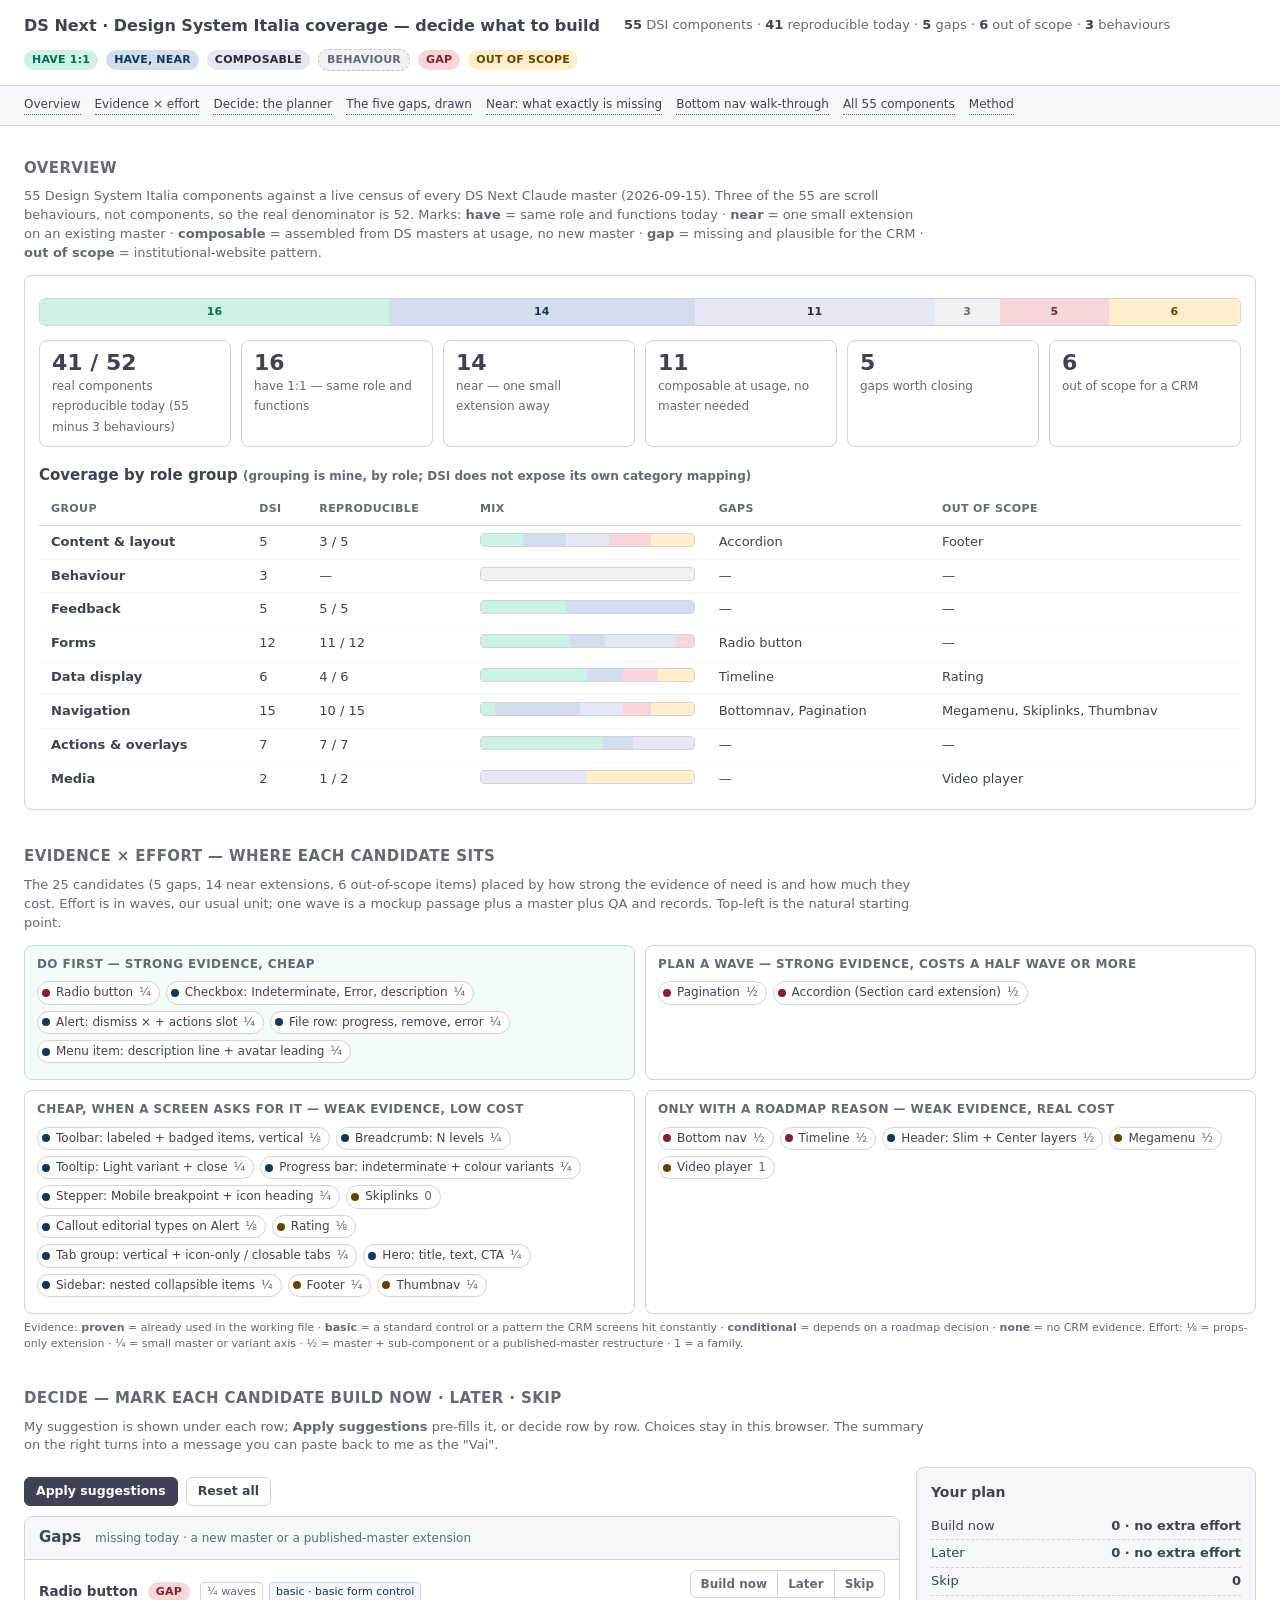
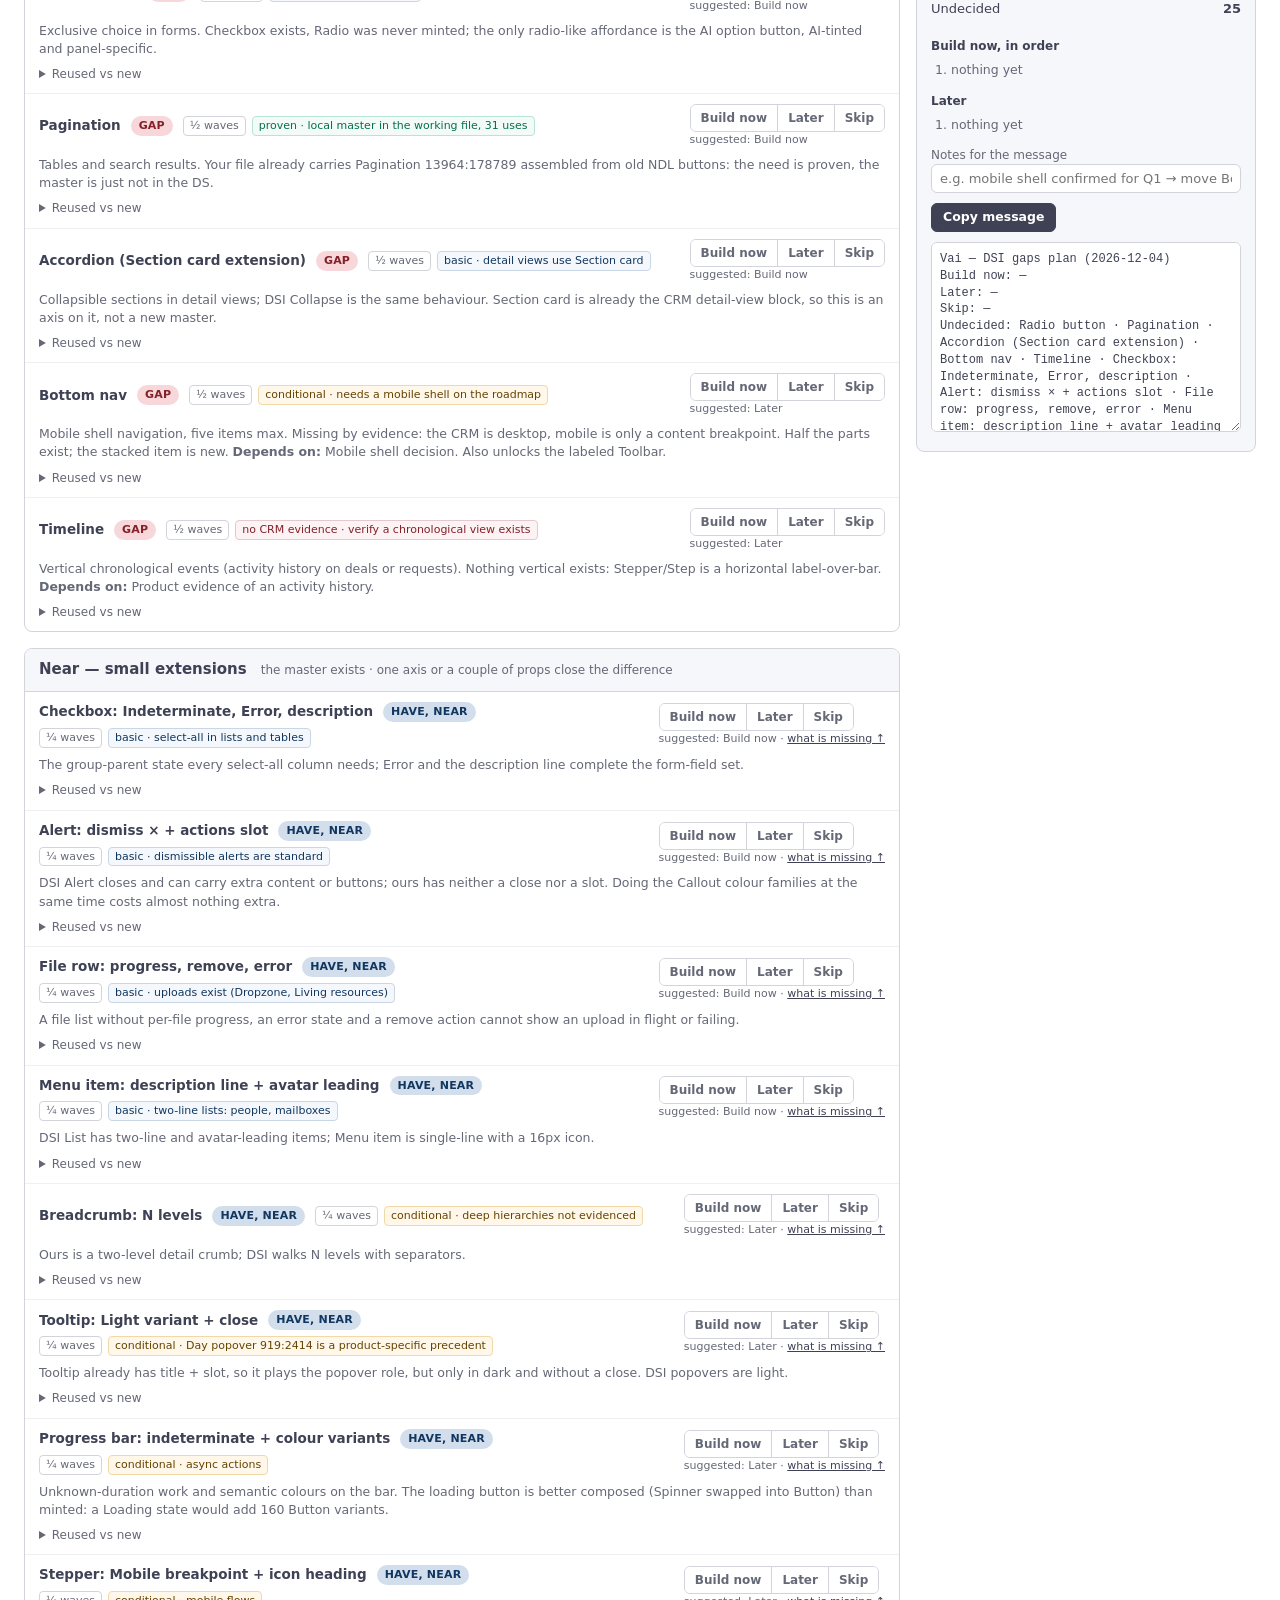
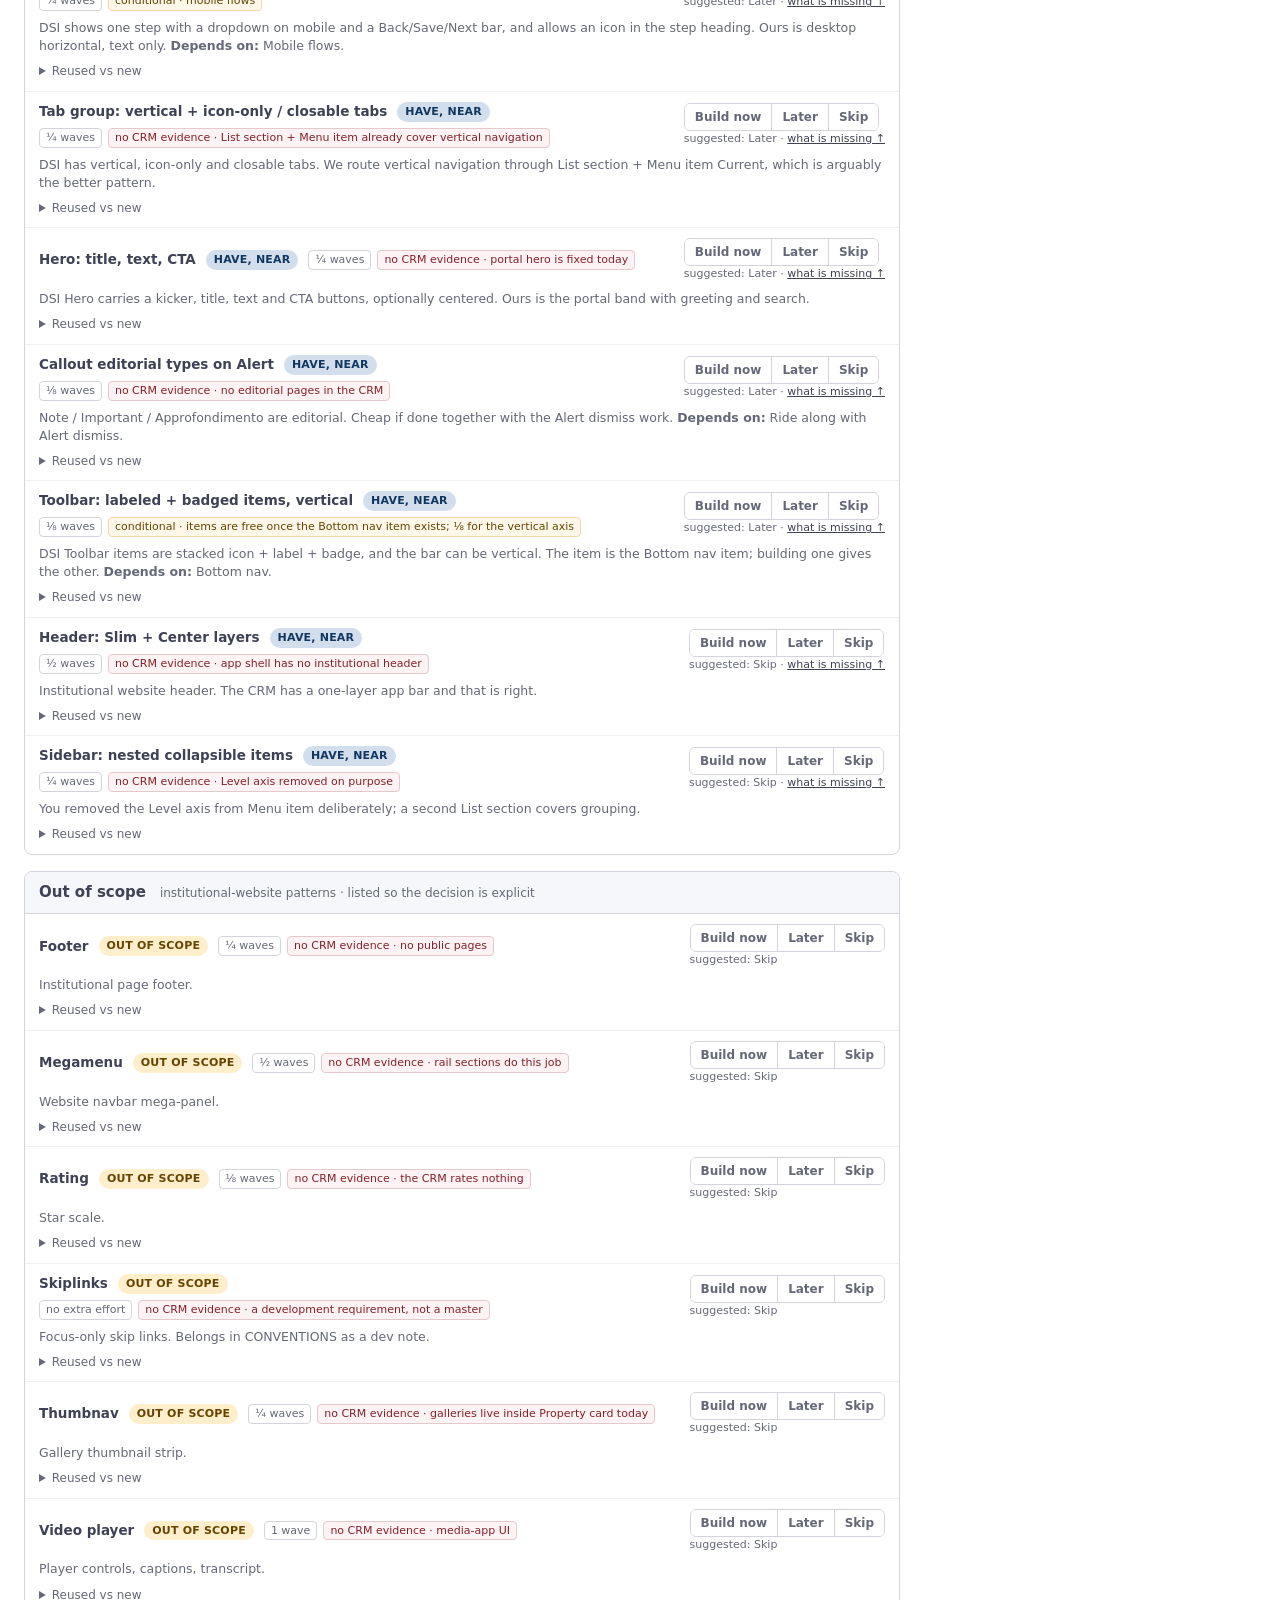
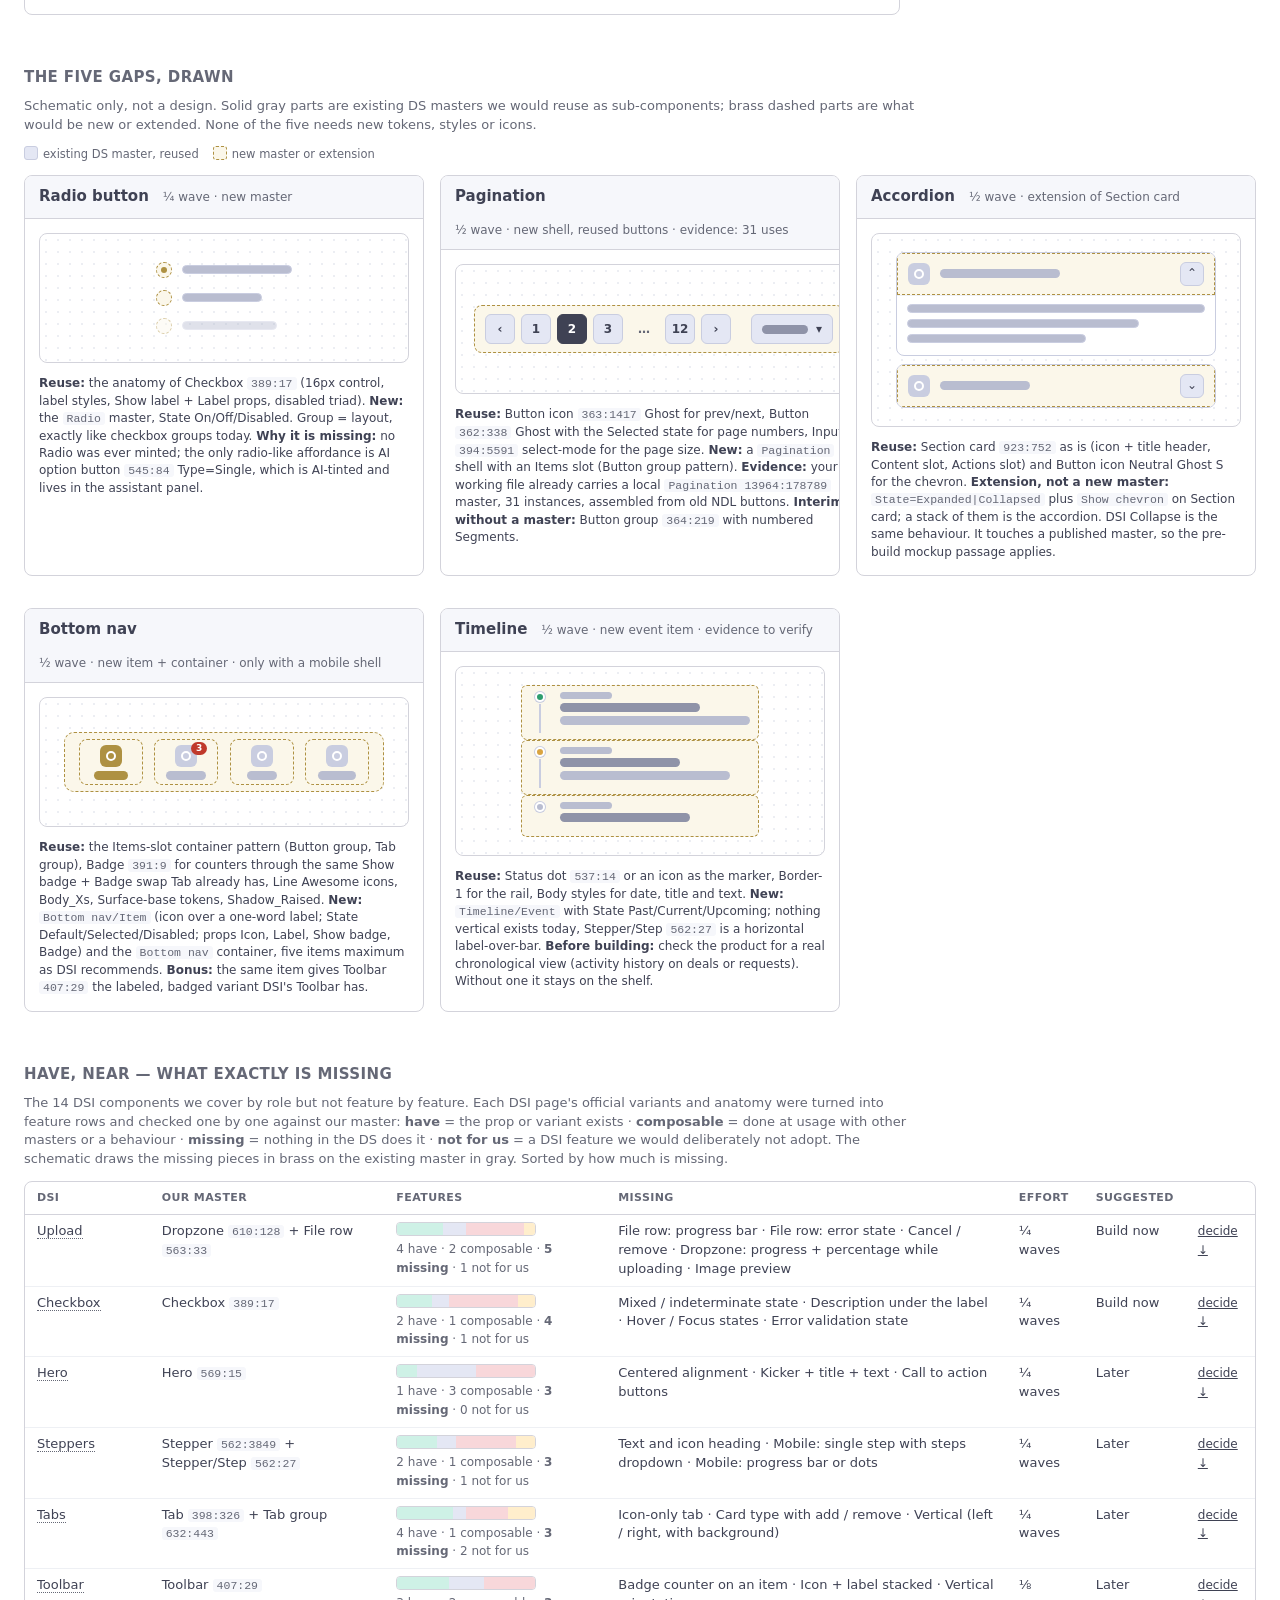
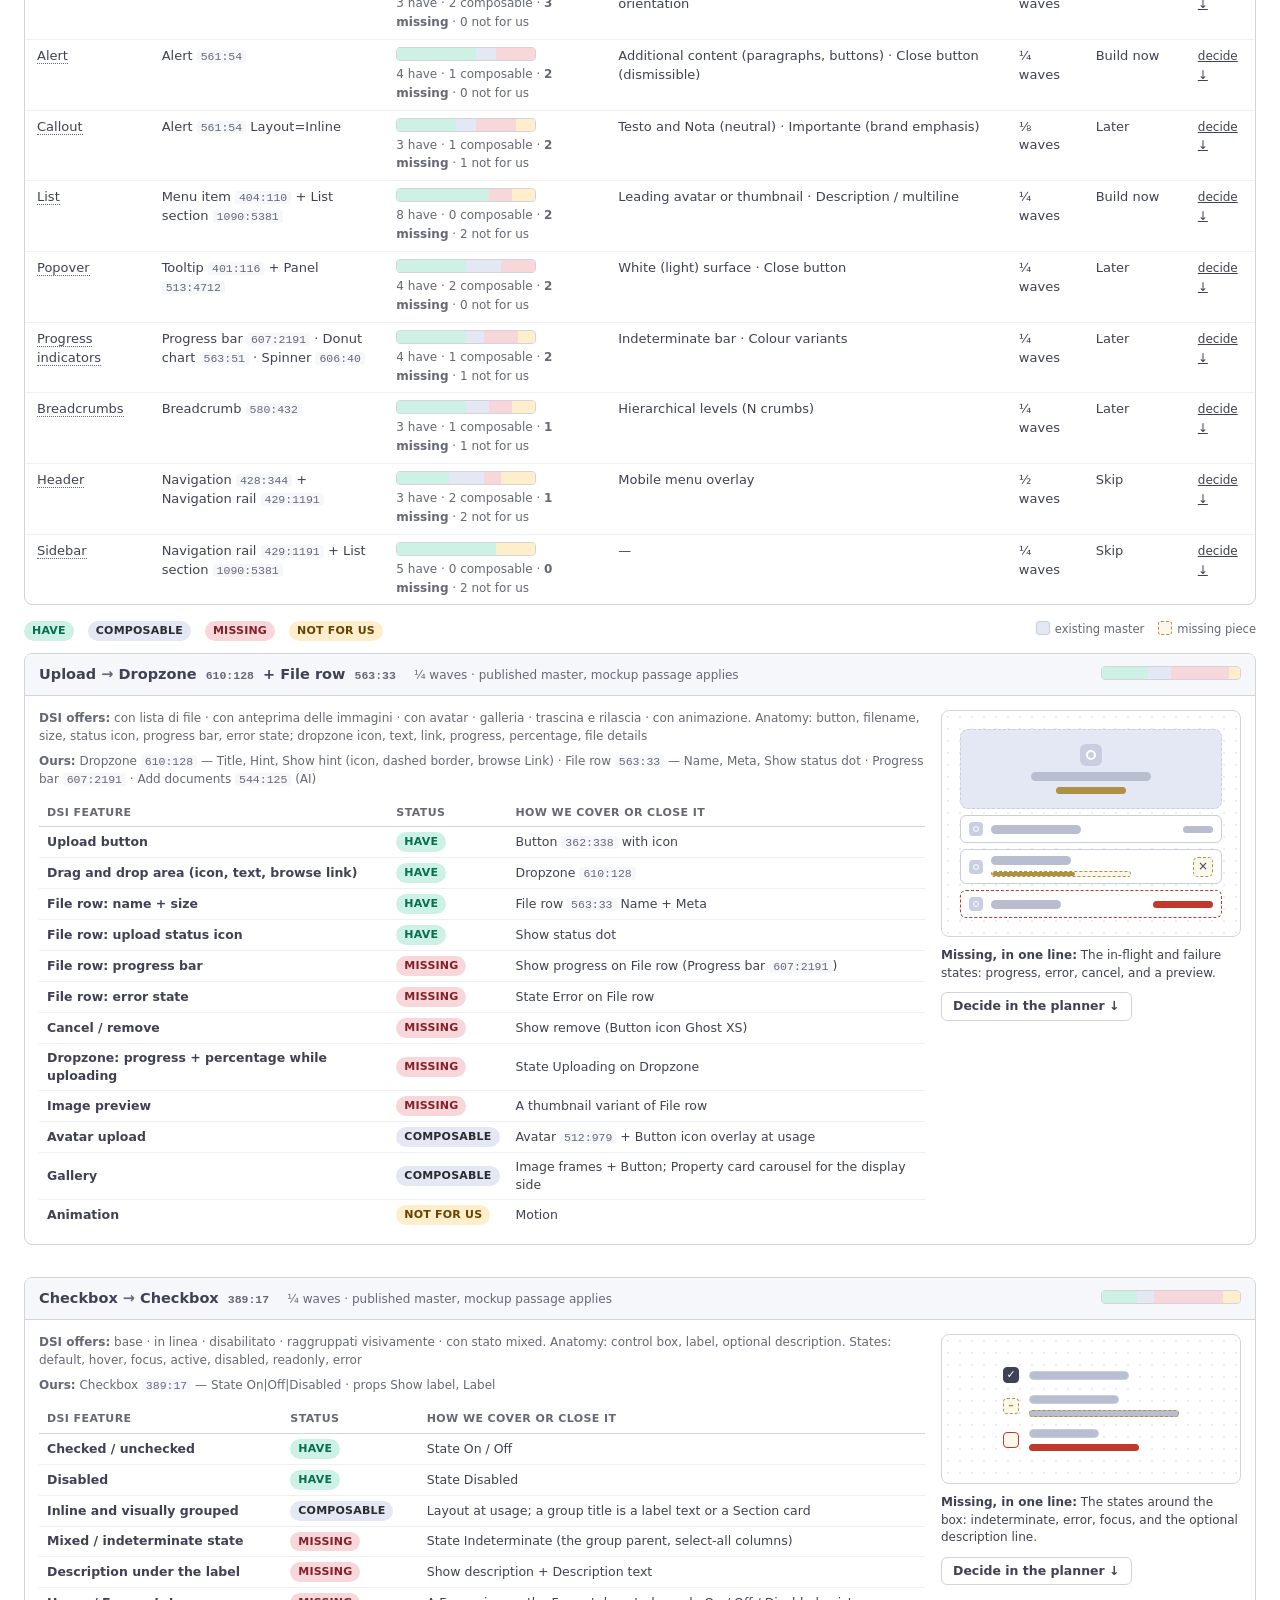
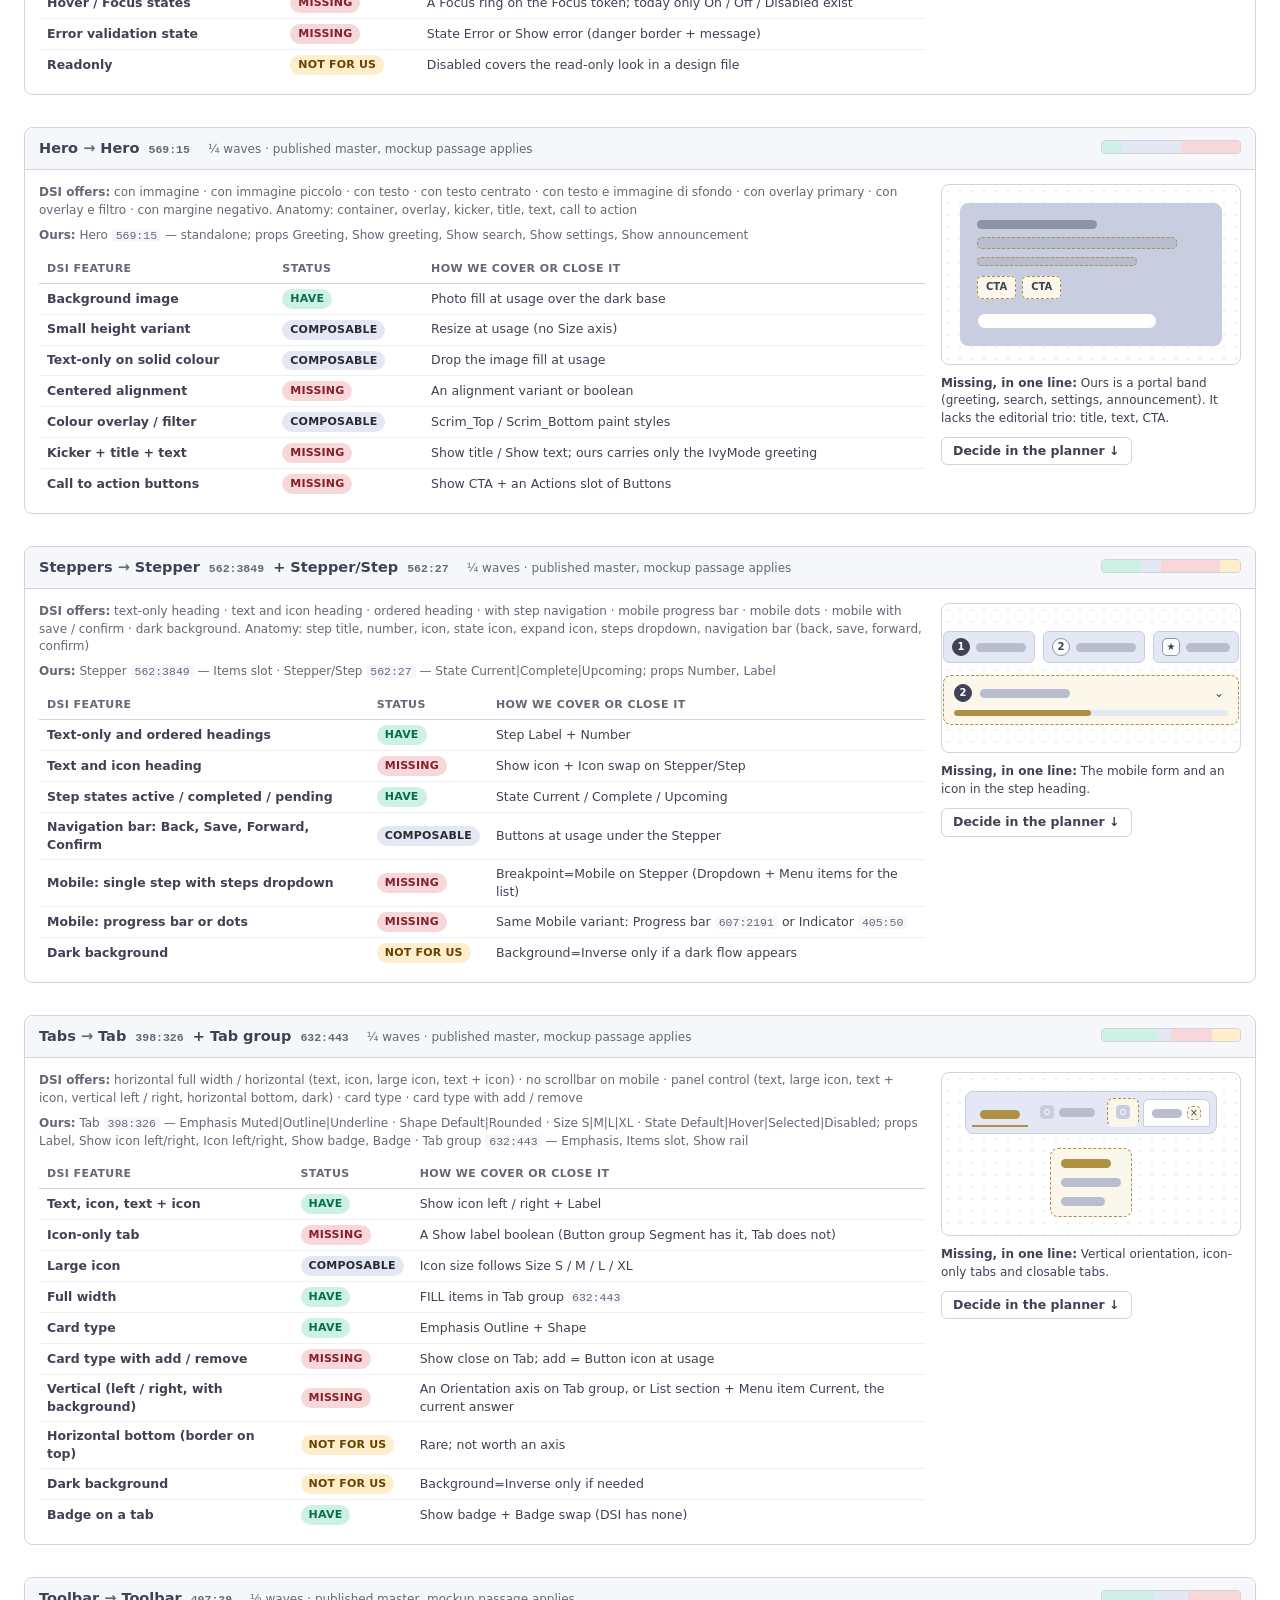
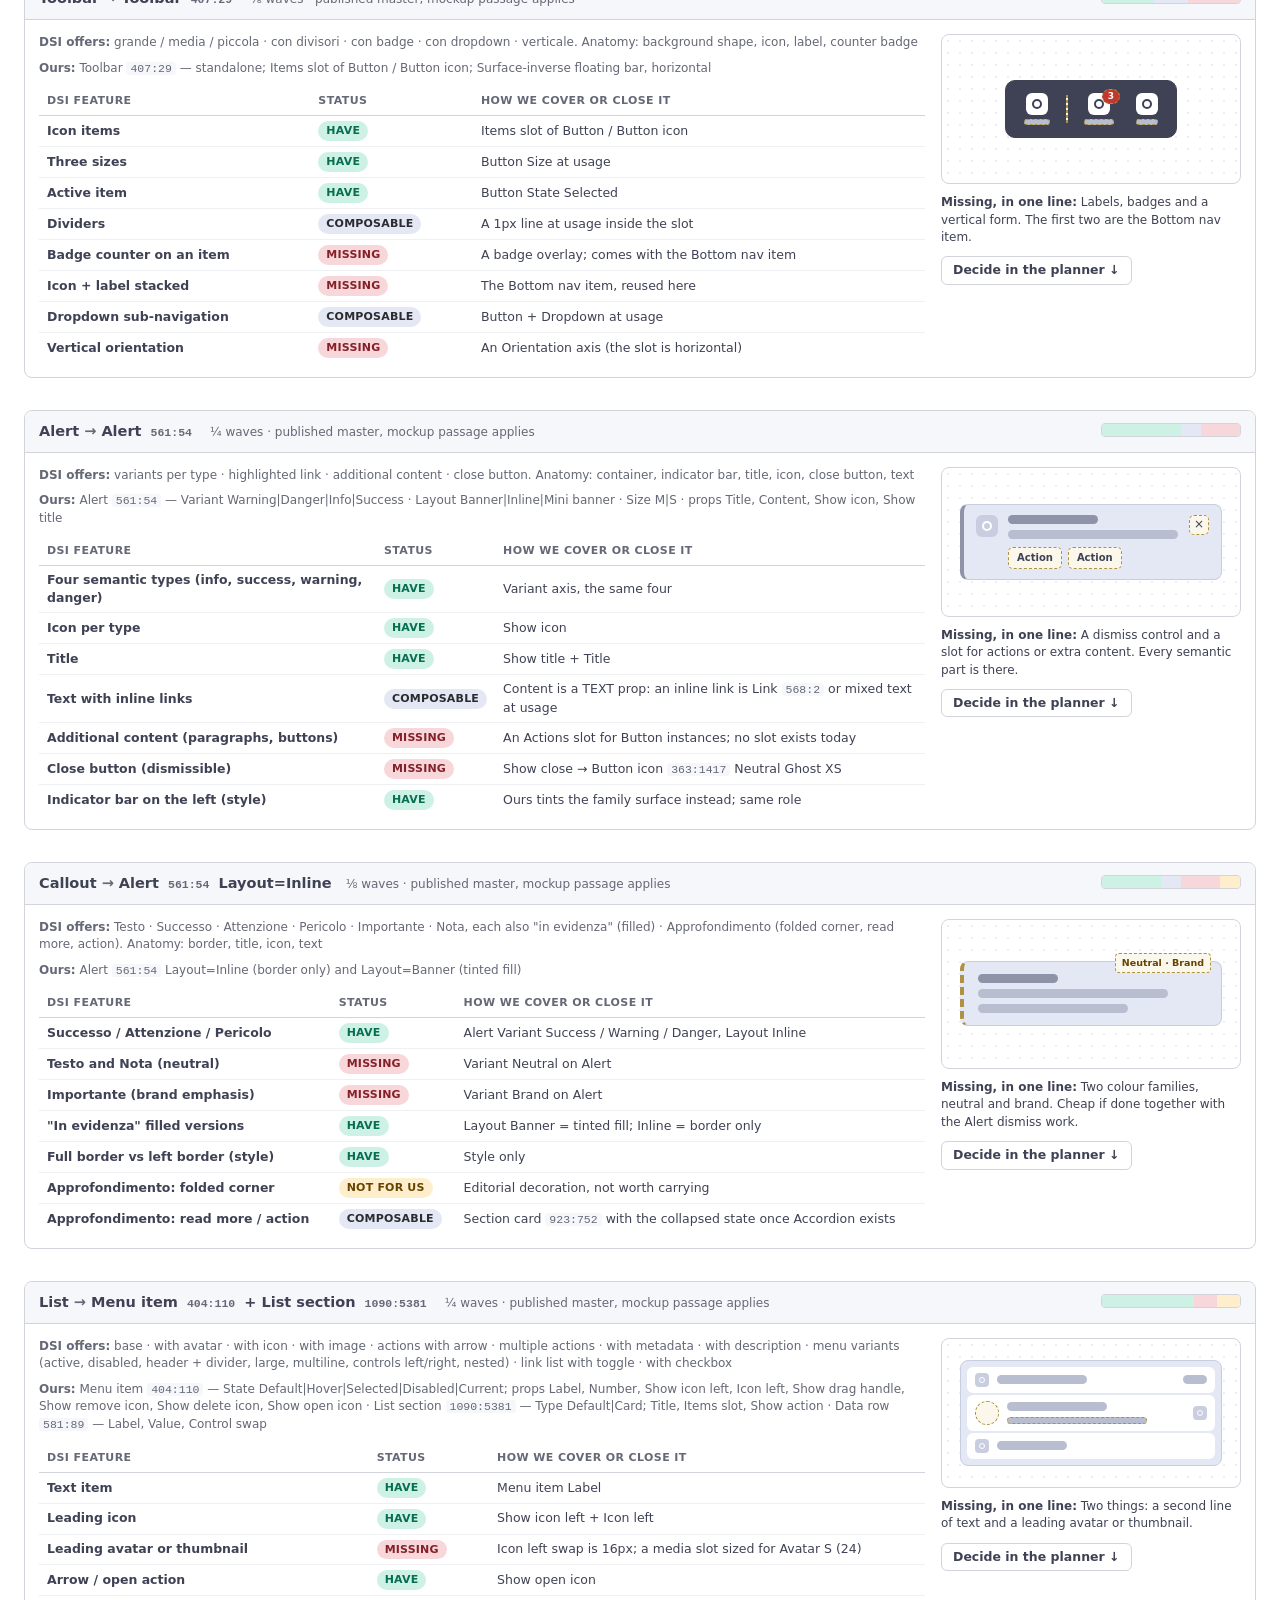
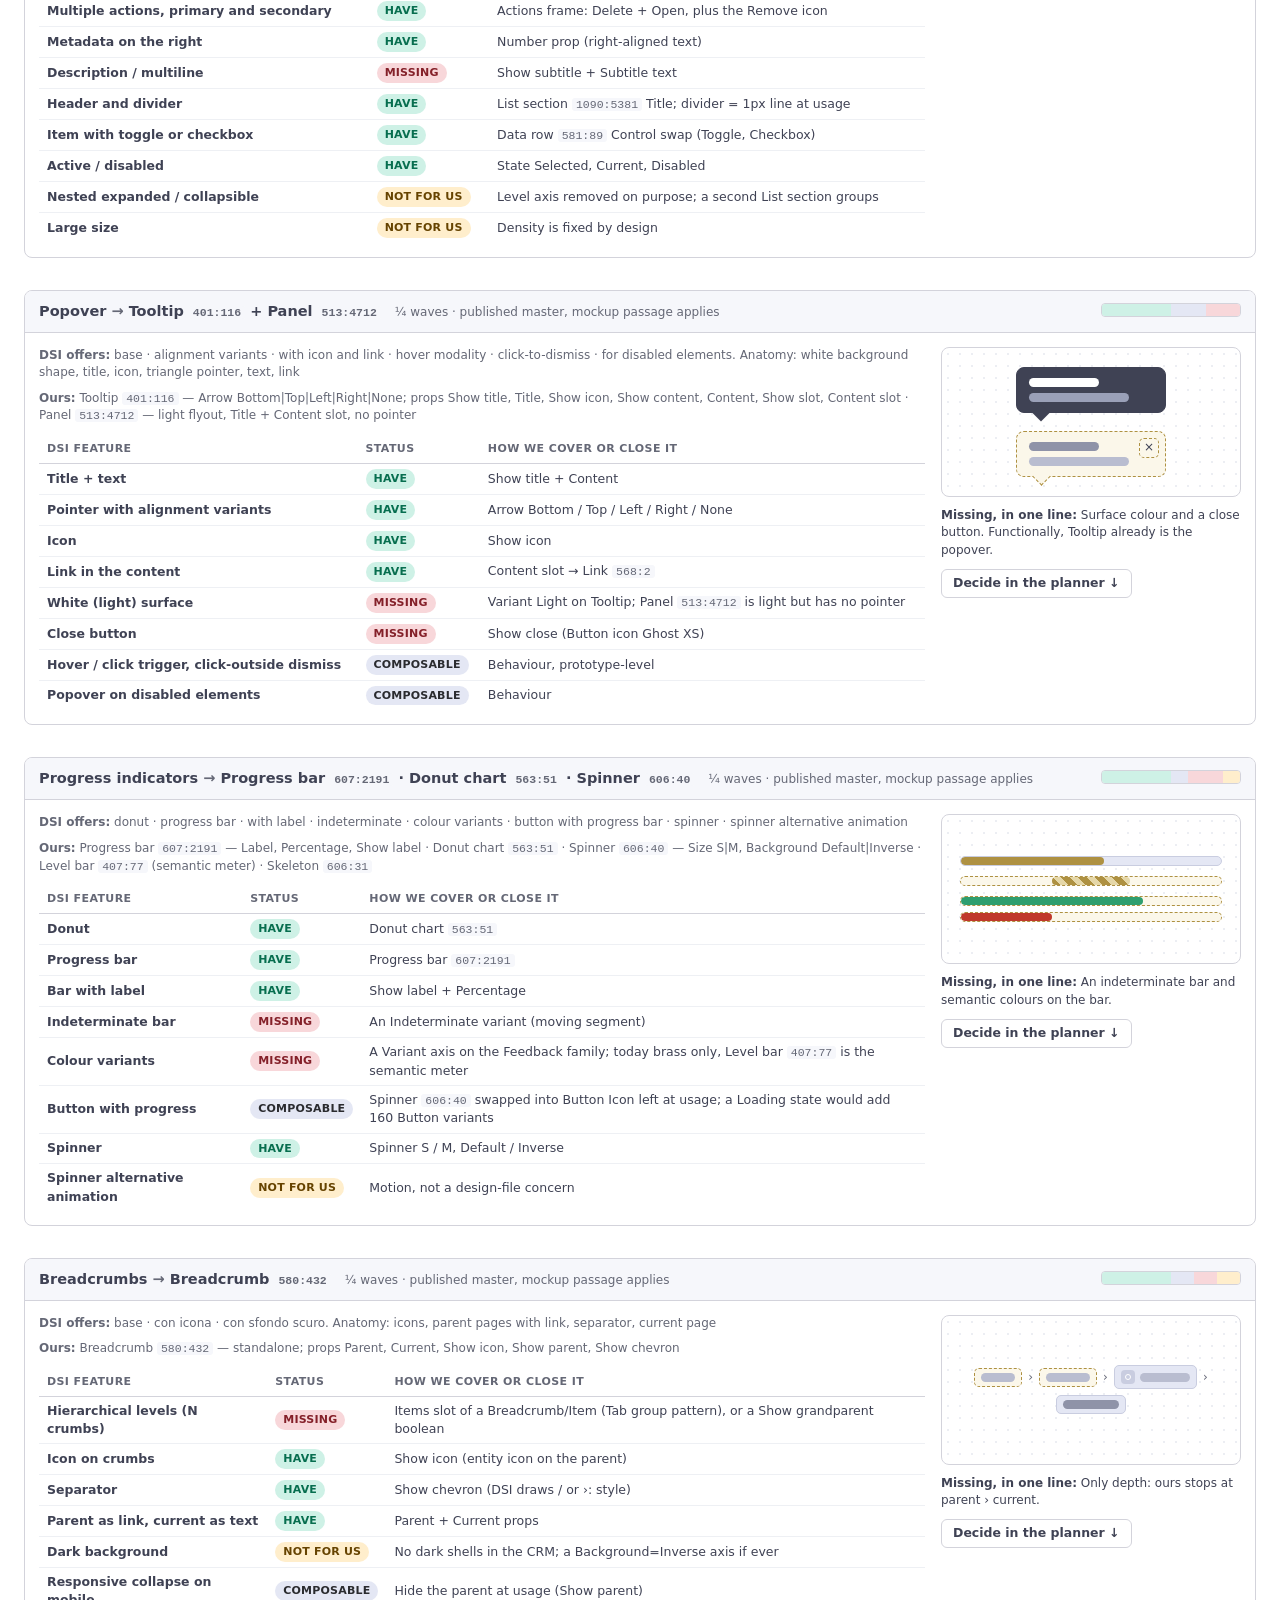
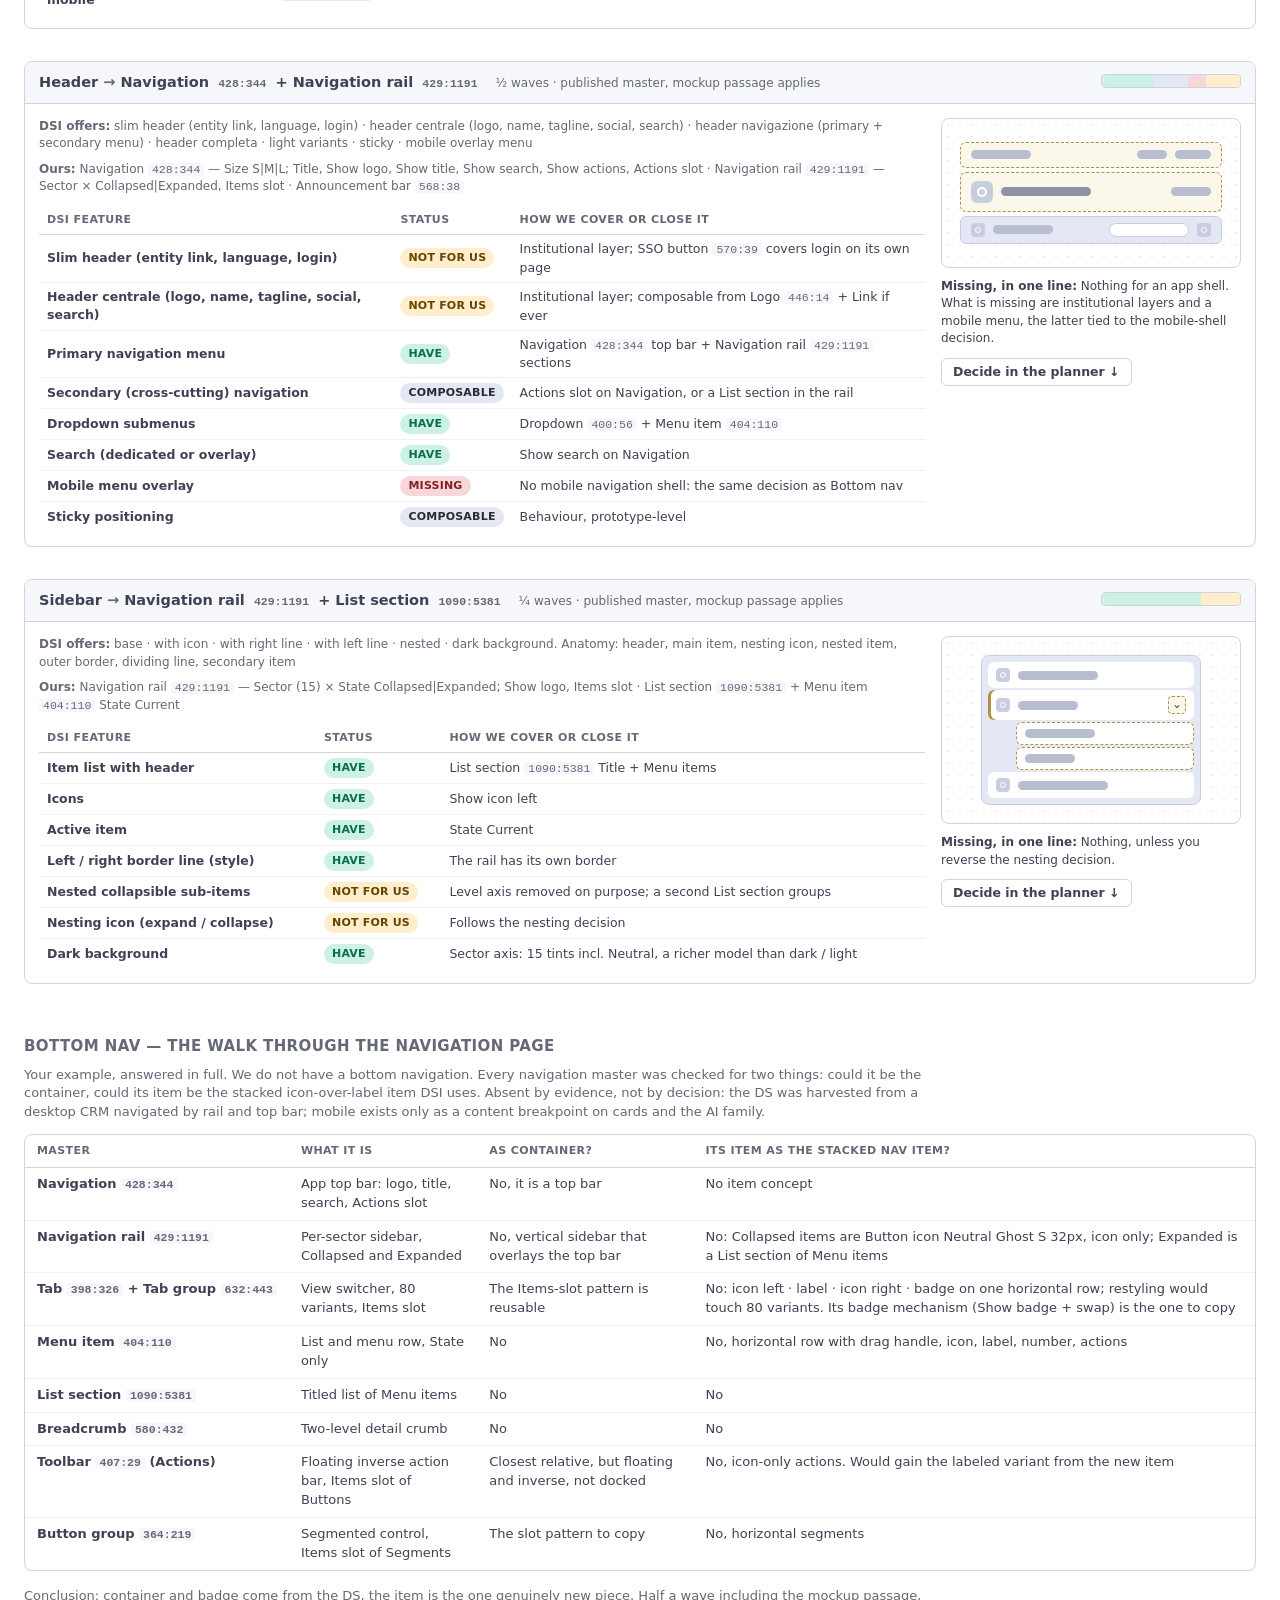
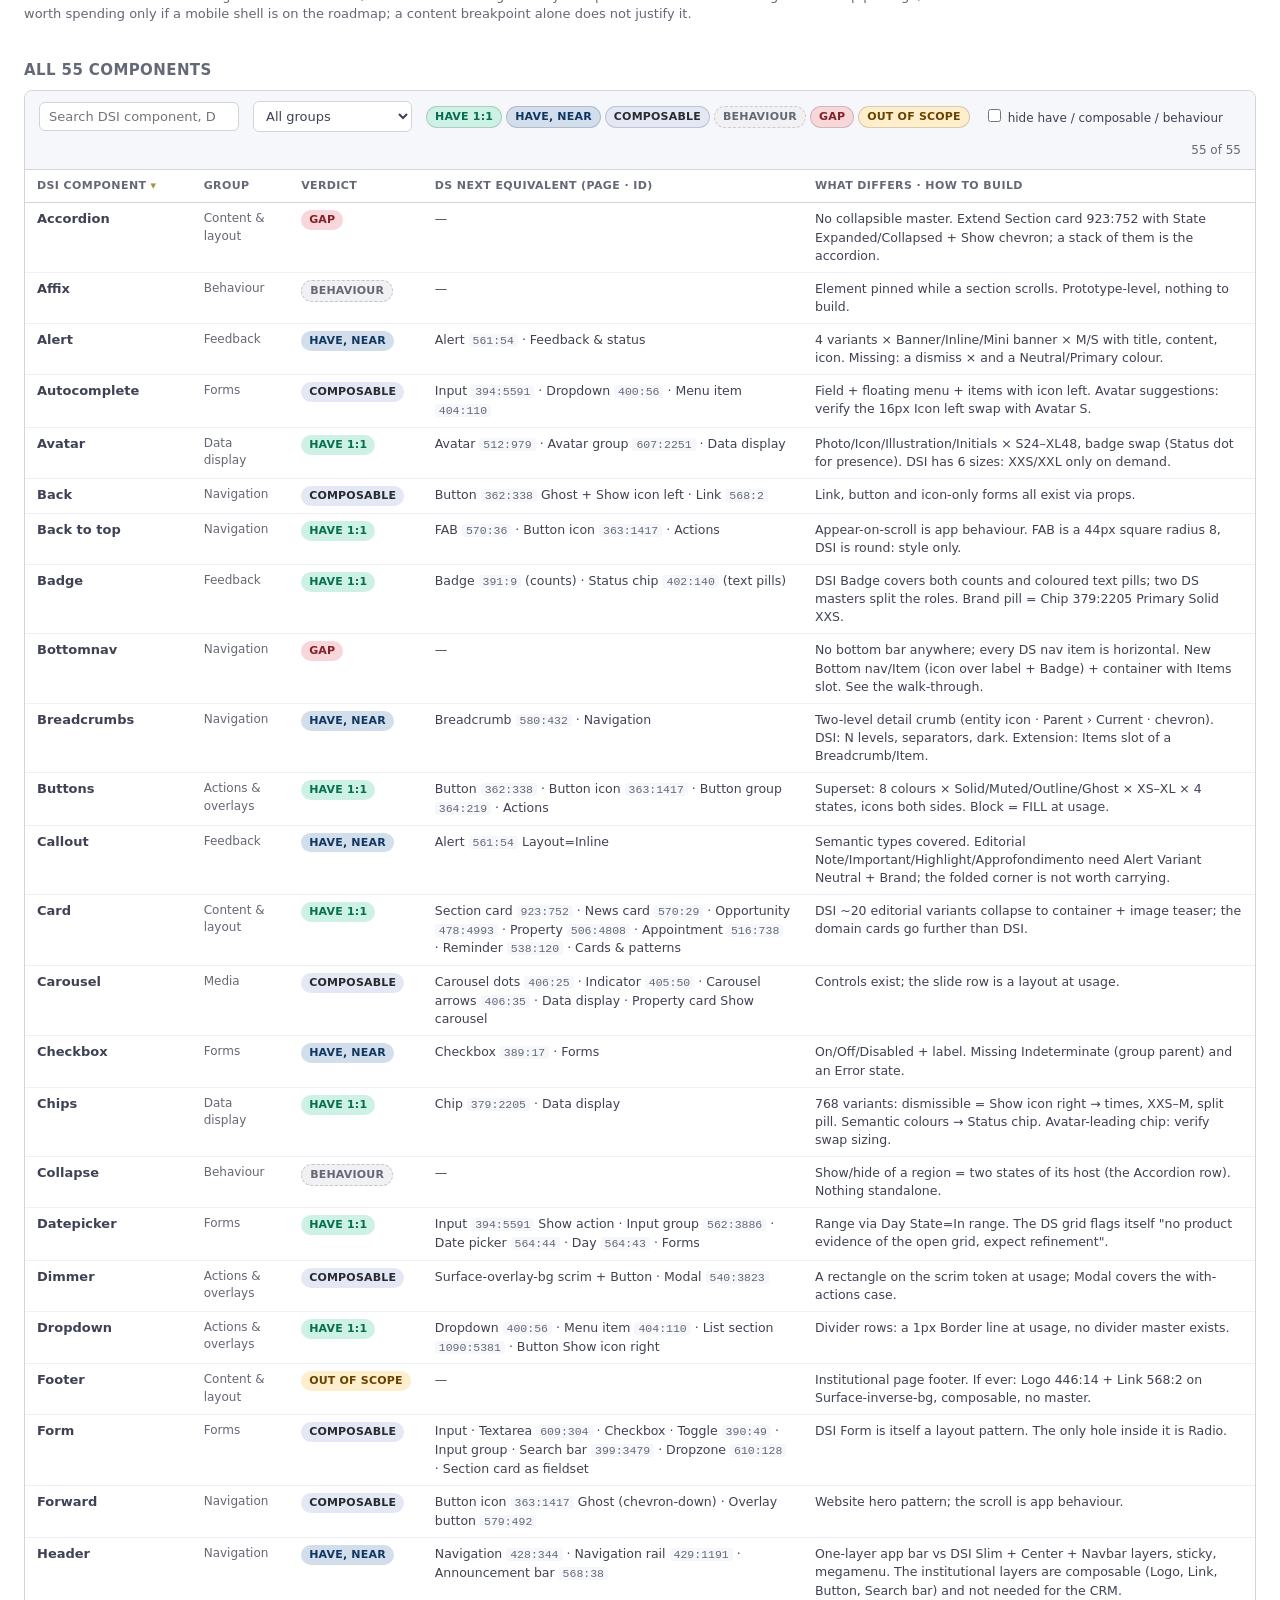
<file: ds-next-confronto-dsitalia/index.html>
<!doctype html>
<html lang="en">
<head>
<meta charset="utf-8">
<meta name="viewport" content="width=device-width, initial-scale=1">
<title>DS Next · Design System Italia coverage — decide what to build</title>
<style>
  :root{--bg:#ffffff;--ink:#3f4254;--muted:#656876;--line:#d3d3db;--soft:#f6f7fb;--brass:#ae9142;--brass-soft:#fbf7ea;
    --have:#cef1e6;--have-ink:#076e4f;--near:#d2deec;--near-ink:#113760;--comp:#e4e7f4;--comp-ink:#2a2b2f;--behav:#f1f1f4;--behav-ink:#656876;
    --gap:#f8d7da;--gap-ink:#842029;--scope:#ffeecc;--scope-ink:#664300}
  *{box-sizing:border-box}
  body{margin:0;background:var(--bg);color:var(--ink);font:14px/1.45 "Nunito Sans",system-ui,-apple-system,"Segoe UI",Roboto,sans-serif}
  header{position:sticky;top:0;z-index:5;background:#fff;border-bottom:1px solid var(--line);padding:14px 24px;display:flex;flex-wrap:wrap;gap:12px 24px;align-items:center}
  header h1{font-size:16px;margin:0;font-weight:700}
  header .tot{color:var(--muted);font-size:13px}
  header .tot b{color:var(--ink)}
  .legend{display:flex;gap:8px;flex-wrap:wrap;align-items:center;font-size:12px}
  .chip{display:inline-block;padding:2px 8px;border-radius:999px;font-size:11px;font-weight:700;letter-spacing:.2px;text-transform:uppercase;white-space:nowrap}
  .chip.have{background:var(--have);color:var(--have-ink)}
  .chip.near{background:var(--near);color:var(--near-ink)}
  .chip.comp{background:var(--comp);color:var(--comp-ink)}
  .chip.behav{background:var(--behav);color:var(--behav-ink);border:1px dashed #c3c5cf}
  .chip.gap{background:var(--gap);color:var(--gap-ink)}
  .chip.scope{background:var(--scope);color:var(--scope-ink)}
  nav.top{padding:10px 24px;border-bottom:1px solid var(--line);background:var(--soft);font-size:12px;display:flex;flex-wrap:wrap;gap:6px 14px}
  nav.top a{color:var(--ink);text-decoration:none;border-bottom:1px dotted var(--muted)}
  main{padding:24px;max-width:1400px;margin:0 auto}
  h2{font-size:15px;margin:36px 0 8px;color:var(--muted);font-weight:700;text-transform:uppercase;letter-spacing:.4px}
  h2:first-child{margin-top:8px}
  h3{font-size:15px;margin:0}
  .intro{color:var(--muted);font-size:13px;max-width:900px;margin:0 0 12px}
  .card{border:1px solid var(--line);border-radius:8px;background:#fff;overflow:hidden;margin:0 0 16px}
  .card-h{display:flex;align-items:baseline;gap:14px;padding:10px 14px;background:var(--soft);border-bottom:1px solid var(--line);flex-wrap:wrap}
  .card-h .n{color:var(--muted);font-size:12px}
  .card-b{padding:14px}
  code,.id{font-family:ui-monospace,SFMono-Regular,Menlo,monospace;font-size:11.5px;color:var(--muted);background:var(--soft);padding:0 4px;border-radius:3px}
  .muted{color:var(--muted)}
  .small{font-size:12px}
  /* overview */
  .bar{display:flex;height:28px;border-radius:6px;overflow:hidden;border:1px solid var(--line);margin:8px 0 6px}
  .bar div{display:flex;align-items:center;justify-content:center;font-size:11px;font-weight:700;letter-spacing:.2px}
  .bar .have{background:var(--have);color:var(--have-ink)} .bar .near{background:var(--near);color:var(--near-ink)} .bar .comp{background:var(--comp);color:var(--comp-ink)}
  .bar .behav{background:var(--behav);color:var(--behav-ink)} .bar .gap{background:var(--gap);color:var(--gap-ink)} .bar .scope{background:var(--scope);color:var(--scope-ink)}
  .kpis{display:grid;grid-template-columns:repeat(auto-fit,minmax(150px,1fr));gap:10px;margin:14px 0 0}
  .kpi{border:1px solid var(--line);border-radius:8px;padding:10px 12px;background:#fff}
  .kpi b{display:block;font-size:22px;line-height:1.1}
  .kpi span{font-size:12px;color:var(--muted)}
  table{width:100%;border-collapse:collapse}
  th{font-size:11px;text-transform:uppercase;letter-spacing:.4px;color:var(--muted);font-weight:700;text-align:left;padding:8px 12px;border-bottom:1px solid var(--line);white-space:nowrap}
  td{padding:7px 12px;border-bottom:1px solid #eef0f4;vertical-align:top;font-size:13px}
  tr:last-child td{border-bottom:0}
  .grp td:first-child{white-space:nowrap;font-weight:600}
  .mini{display:flex;height:14px;border-radius:4px;overflow:hidden;border:1px solid var(--line);min-width:160px}
  .mini div{height:100%}
  /* quadrants */
  .quad{display:grid;grid-template-columns:1fr 1fr;gap:10px}
  .q{border:1px solid var(--line);border-radius:8px;padding:10px 12px;min-height:110px;background:#fff}
  .q h4{margin:0 0 8px;font-size:12px;text-transform:uppercase;letter-spacing:.4px;color:var(--muted)}
  .q .qi{display:inline-flex;align-items:center;gap:6px;border:1px solid var(--line);border-radius:999px;padding:2px 8px 2px 4px;font-size:12px;margin:0 6px 6px 0;background:#fff}
  .q .qi .dot{width:8px;height:8px;border-radius:50%;display:inline-block}
  .q.first{background:#f3fbf8;border-color:#b7e4d4}
  .axis{font-size:11px;color:var(--muted);margin:6px 0 0}
  /* planner */
  .planner{display:grid;grid-template-columns:minmax(0,1fr) 340px;gap:16px;align-items:start}
  .summary{position:sticky;top:76px;border:1px solid var(--line);border-radius:8px;background:var(--soft);padding:14px}
  .summary h3{margin:0 0 10px;font-size:14px}
  .summary .row{display:flex;justify-content:space-between;gap:10px;font-size:13px;padding:4px 0;border-bottom:1px dashed var(--line)}
  .summary .row:last-of-type{border-bottom:0}
  .summary ol{margin:6px 0 10px;padding-left:20px;font-size:12.5px}
  .summary textarea{width:100%;height:190px;font:12px/1.4 ui-monospace,SFMono-Regular,Menlo,monospace;border:1px solid var(--line);border-radius:6px;padding:8px;resize:vertical;background:#fff;color:var(--ink)}
  .summary input[type=text]{width:100%;font:13px "Nunito Sans",system-ui,sans-serif;border:1px solid var(--line);border-radius:6px;padding:6px 8px;background:#fff;color:var(--ink)}
  .btn{font:12.5px/1 "Nunito Sans",system-ui,sans-serif;font-weight:700;border:1px solid var(--line);background:#fff;color:var(--ink);border-radius:6px;padding:7px 11px;cursor:pointer}
  .btn:hover{background:var(--soft)}
  .btn.primary{background:var(--ink);color:#fff;border-color:var(--ink)}
  .btn.primary:hover{background:#2a2b2f}
  .btns{display:flex;gap:8px;flex-wrap:wrap;margin:10px 0}
  .prow{display:grid;grid-template-columns:minmax(0,1fr) auto;gap:8px 14px;padding:10px 14px;border-bottom:1px solid #eef0f4;align-items:center}
  .prow:last-child{border-bottom:0}
  .prow .t{display:flex;flex-wrap:wrap;gap:6px 10px;align-items:center}
  .prow .t b{font-size:13.5px}
  .prow .why{grid-column:1 / -1;font-size:12.5px;color:var(--muted)}
  .prow .meta{display:flex;gap:6px;flex-wrap:wrap;font-size:11.5px;color:var(--muted);align-items:center}
  .tag{display:inline-block;border:1px solid var(--line);border-radius:4px;padding:1px 6px;font-size:11px;color:var(--muted);background:#fff;white-space:normal}
  .tag.ev3{border-color:#b7e4d4;background:#f3fbf8;color:var(--have-ink)} .tag.ev2{border-color:#c9d6e6;background:#f4f8fc;color:var(--near-ink)} .tag.ev1{border-color:#f0d9a6;background:#fff8ea;color:var(--scope-ink)} .tag.ev0{border-color:#e4c8cb;background:#fdf3f4;color:var(--gap-ink)}
  .seg{display:inline-flex;border:1px solid var(--line);border-radius:6px;overflow:hidden}
  .seg button{font:12px/1 "Nunito Sans",system-ui,sans-serif;font-weight:700;border:0;background:#fff;color:var(--muted);padding:7px 10px;cursor:pointer;border-right:1px solid var(--line)}
  .seg button:last-child{border-right:0}
  .seg button:hover{background:var(--soft)}
  .seg button.on.build{background:var(--have);color:var(--have-ink)}
  .seg button.on.later{background:var(--near);color:var(--near-ink)}
  .seg button.on.skip{background:var(--comp);color:var(--comp-ink)}
  .prow details{grid-column:1 / -1;font-size:12.5px}
  .prow summary{cursor:pointer;color:var(--muted);font-size:12px}
  .prow .rn{display:grid;grid-template-columns:1fr 1fr;gap:10px;margin:8px 0 2px}
  .prow .rn div{border-radius:6px;padding:8px 10px;font-size:12.5px}
  .prow .rn .re{background:var(--comp)}
  .prow .rn .ne{background:var(--brass-soft);border:1px dashed var(--brass)}
  .prow .rn b{display:block;font-size:11px;text-transform:uppercase;letter-spacing:.3px;color:var(--muted);margin-bottom:3px}
  .sug{font-size:11px;color:var(--muted)}
  /* gap cards + mocks */
  .gaps{display:grid;grid-template-columns:repeat(auto-fit,minmax(min(380px,100%),1fr));gap:16px}
  .gap-card .card-b{display:grid;gap:12px}
  .mock{background:#fff;border:1px solid var(--line);border-radius:8px;padding:18px;display:flex;justify-content:center;align-items:center;min-height:130px;background-image:radial-gradient(#eceef3 1px,transparent 1px);background-size:12px 12px}
  .m-reuse{background:#e4e7f4;border:1px solid #c9cde0}
  .m-new{border:1.5px dashed var(--brass);background:var(--brass-soft)}
  .mlegend{display:flex;gap:14px;font-size:11.5px;color:var(--muted);flex-wrap:wrap}
  .mlegend i{display:inline-block;width:14px;height:14px;border-radius:3px;vertical-align:-2px;margin-right:5px}
  .ico{width:22px;height:22px;border-radius:6px;background:#c9cde0;display:inline-block;position:relative}
  .ico:after{content:"";position:absolute;inset:6px;border:2px solid #fff;border-radius:50%}
  .lbl{height:9px;border-radius:5px;background:#b9bdd0;display:inline-block}
  /* radio mock */
  .rm{display:grid;gap:12px}
  .rm .r{display:flex;align-items:center;gap:10px}
  .rm .c{width:16px;height:16px;border-radius:50%;position:relative}
  .rm .c.on:after{content:"";position:absolute;inset:4px;border-radius:50%;background:var(--brass)}
  .rm .dis{opacity:.45}
  /* pagination mock */
  .pm{display:flex;align-items:center;gap:6px;padding:8px 10px;border-radius:8px}
  .pm .b{width:30px;height:30px;border-radius:6px;display:flex;align-items:center;justify-content:center;font-size:12px;font-weight:700;color:var(--ink)}
  .pm .b.sel{background:var(--ink);color:#fff;border-color:var(--ink)}
  .pm .sel-in{margin-left:14px;height:30px;border-radius:6px;padding:0 10px;display:flex;align-items:center;gap:8px;font-size:12px}
  /* accordion mock */
  .am{width:320px;display:grid;gap:8px}
  .am .sc{border-radius:8px;background:#fff;border:1px solid #c9cde0;overflow:hidden}
  .am .hd{display:flex;align-items:center;gap:10px;padding:8px 10px}
  .am .hd .ch{margin-left:auto;width:24px;height:24px;border-radius:6px;display:flex;align-items:center;justify-content:center;font-size:12px}
  .am .ct{padding:8px 10px 12px;display:grid;gap:6px;border-top:1px solid #eef0f4}
  /* bottom nav mock */
  .bm{width:320px;height:60px;border-radius:10px;display:flex;align-items:stretch;justify-content:space-around;padding:6px 8px}
  .bm .it{display:flex;flex-direction:column;align-items:center;justify-content:center;gap:4px;width:64px;border-radius:8px;position:relative}
  .bm .it.sel .ico{background:var(--brass)}
  .bm .it.sel .lbl{background:var(--brass)}
  .bm .badge{position:absolute;top:2px;right:10px;background:#c0392b;color:#fff;font-size:9px;font-weight:700;border-radius:999px;padding:1px 5px;line-height:1.2}
  /* timeline mock */
  .tm{display:grid;gap:0}
  .tm .ev{display:grid;grid-template-columns:20px 1fr;gap:10px;padding:6px 8px;border-radius:6px}
  .tm .mk{display:flex;flex-direction:column;align-items:center}
  .tm .mk .d{width:10px;height:10px;border-radius:50%;background:#2e9e6f;border:2px solid #fff;box-shadow:0 0 0 1px #c9cde0}
  .tm .mk .d.w{background:#d9a441} .tm .mk .d.g{background:#b9bdd0}
  .tm .mk .ln{flex:1;width:2px;background:#c9cde0;margin-top:2px}
  .tm .tx{display:grid;gap:4px;padding-bottom:8px}
  /* near deep-dive */
  .nsum td.nm a{color:var(--ink);text-decoration:none;border-bottom:1px dotted var(--muted)}
  .nsum .mini{margin-bottom:4px}
  .nears{display:grid;grid-template-columns:1fr;gap:16px}
  .near-card .card-h h3{font-size:14.5px}
  .near-card .card-h .id{font-size:11.5px}
  .near-b{display:grid;grid-template-columns:minmax(0,1fr) 300px;gap:16px;padding:14px}
  .near-b .mock{min-height:150px}
  table.feat th{padding:6px 8px}
  table.feat td{font-size:12.5px;padding:5px 8px;vertical-align:middle}
  table.feat td:first-child{font-weight:600}
  .nbar{min-width:120px;width:140px}
  .sug a{color:var(--ink)}
  .mtx{display:grid;gap:6px;flex:1;min-width:0}
  .ico.sm{width:14px;height:14px;border-radius:4px}
  .ico.sm:after{inset:4px;border-width:1.5px}
  .mbtns{display:flex;gap:6px;margin-top:2px}
  .mbtn{font-size:10px;font-weight:700;padding:3px 8px;border-radius:5px;color:var(--ink)}
  .mx{width:20px;height:20px;border-radius:5px;display:inline-flex;align-items:center;justify-content:center;font-size:12px;color:var(--ink);flex:0 0 auto}
  .pb{height:10px;border-radius:5px;overflow:hidden;position:relative}
  .fill{height:100%;width:55%;background:var(--brass);border-radius:5px}
  .fill.ind{width:30%;margin-left:35%;background:repeating-linear-gradient(45deg,var(--brass) 0 6px,#e5d7a8 6px 12px)}
  .li{display:flex;align-items:center;gap:8px;padding:6px 8px;border-radius:6px;background:#fff}
  .li.sel{box-shadow:inset 3px 0 0 var(--brass)}
  .li.sub{margin-left:28px}
  .chev{font-size:12px;width:18px;height:18px;border-radius:4px;display:inline-flex;align-items:center;justify-content:center;color:var(--ink)}
  .mk-alert{display:flex;gap:10px;padding:10px 12px;border-radius:8px;width:300px;align-items:flex-start;border-left:4px solid #8f93a8!important}
  .mk-crumb{display:flex;align-items:center;gap:6px;flex-wrap:wrap;justify-content:center}
  .crumb{display:inline-flex;align-items:center;gap:5px;padding:4px 6px;border-radius:5px}
  .sep{color:var(--muted);font-size:12px}
  .mk-callout{position:relative;padding:12px 14px;border-radius:8px;width:300px;border-left:4px dashed var(--brass)!important}
  .tagx{position:absolute;top:-9px;right:10px;font-size:9.5px;font-weight:700;padding:2px 6px;border-radius:4px;color:var(--scope-ink)}
  .cb{width:16px;height:16px;border-radius:4px;display:inline-flex;align-items:center;justify-content:center;font-size:11px;font-weight:700;color:#fff;flex:0 0 auto}
  .cb.on{background:var(--ink);border-color:var(--ink)}
  .cb.mixed{color:var(--brass)}
  .cb.err{border-color:#c0392b!important;border-style:solid!important}
  .mk-hdr{width:300px;display:grid;gap:4px}
  .band{display:flex;align-items:center;gap:8px;padding:6px 10px;border-radius:6px;min-height:26px}
  .band.tall{min-height:40px}
  .mk-hero{width:300px;padding:16px;border-radius:8px;display:grid;gap:8px;background:#c9cde0!important;justify-items:start}
  .mk-list{width:270px;border-radius:8px;padding:6px;display:grid;gap:2px}
  .av{width:24px;height:24px;border-radius:50%;flex:0 0 auto}
  .mk-pop{display:flex;gap:18px;align-items:flex-start;flex-wrap:wrap;justify-content:center}
  .bub{position:relative;padding:10px 28px 10px 12px;border-radius:8px;display:grid;gap:6px;width:150px}
  .bub.dark{background:#3f4254!important;border-color:#3f4254!important}
  .bub:after{content:"";position:absolute;left:18px;bottom:-7px;width:12px;height:12px;transform:rotate(45deg);background:#3f4254}
  .bub.m-new:after{background:var(--brass-soft);border-right:1.5px dashed var(--brass);border-bottom:1.5px dashed var(--brass)}
  .mk-prog{width:280px;display:grid;gap:10px}
  .pbs{display:grid;gap:6px}
  .mk-side{width:220px;border-radius:8px;padding:6px;display:grid;gap:2px}
  .mk-step{display:grid;gap:12px;width:300px}
  .steps{display:flex;gap:8px}
  .st{flex:1;display:flex;align-items:center;gap:6px;padding:6px 8px;border-radius:6px}
  .num{width:18px;height:18px;border-radius:50%;background:#fff;border:1px solid #8f93a8;font-size:10px;font-weight:700;display:inline-flex;align-items:center;justify-content:center;color:var(--ink);flex:0 0 auto}
  .num.on{background:var(--ink);color:#fff;border-color:var(--ink)}
  .mob{display:grid;grid-template-columns:auto 1fr auto;align-items:center;gap:8px;padding:8px 10px;border-radius:8px}
  .mk-tabs{display:flex;gap:14px;align-items:flex-start;flex-wrap:wrap;justify-content:center}
  .tg{display:flex;gap:4px;padding:6px;border-radius:8px;align-items:flex-end}
  .tab{display:inline-flex;align-items:center;gap:5px;padding:6px 8px;border-bottom:2px solid transparent}
  .tab.on{border-bottom-color:var(--brass)}
  .tab.cardt{border:1px solid #c9cde0;border-radius:6px 6px 0 0;background:#fff}
  .vt{display:grid;gap:10px;padding:10px;border-radius:8px}
  .mk-tb{display:flex;gap:10px;align-items:center;padding:8px 12px;border-radius:10px;background:#3f4254!important;border-color:#3f4254!important}
  .ti{display:flex;flex-direction:column;align-items:center;gap:4px;position:relative;padding:4px 6px}
  .ti .ico{background:#fff} .ti .ico:after{border-color:#3f4254}
  .vdiv{width:1px;height:28px}
  .mk-tb .badge{position:absolute;top:0;right:0;background:#c0392b;color:#fff;font-size:9px;font-weight:700;border-radius:999px;padding:1px 5px;line-height:1.2}
  .mk-up{width:300px;display:grid;gap:6px}
  .dz{display:flex;flex-direction:column;align-items:center;gap:6px;padding:14px;border-radius:8px;border-style:dashed!important}
  .fr{display:flex;align-items:center;gap:8px;padding:6px 8px;border-radius:6px;background:#fff}
  @media (max-width:900px){.nears{grid-template-columns:1fr}.near-b{grid-template-columns:1fr}}
  /* walk table */
  .walk td:first-child{white-space:nowrap;font-weight:600}
  /* filters */
  .filters{display:flex;flex-wrap:wrap;gap:10px 14px;align-items:center;padding:10px 14px;background:var(--soft);border-bottom:1px solid var(--line);font-size:12.5px}
  .filters input[type=search]{font:13px "Nunito Sans",system-ui,sans-serif;border:1px solid var(--line);border-radius:6px;padding:6px 9px;min-width:200px;background:#fff;color:var(--ink)}
  .filters select{font:13px "Nunito Sans",system-ui,sans-serif;border:1px solid var(--line);border-radius:6px;padding:6px 8px;background:#fff;color:var(--ink)}
  .fchip{cursor:pointer;opacity:.45;border:1px solid transparent}
  .fchip.on{opacity:1;border-color:rgba(0,0,0,.15)}
  .tablewrap{overflow-x:auto}
  #all th{cursor:pointer;user-select:none}
  #all th.sorted:after{content:" ▾";color:var(--brass)}
  #all td.dsc{font-size:12.5px}
  #all td.nm{font-weight:600;white-space:nowrap}
  .count{font-size:12px;color:var(--muted);margin-left:auto}
  footer{padding:24px;color:var(--muted);font-size:12px;border-top:1px solid var(--line);margin-top:32px}
  @media (max-width:900px){.planner{grid-template-columns:1fr}.summary{position:static}.quad{grid-template-columns:1fr}.gaps{grid-template-columns:1fr}.prow .rn{grid-template-columns:1fr}}
</style>
</head>
<body>
<header>
  <h1>DS Next · Design System Italia coverage — decide what to build</h1>
  <div class="tot" id="totals"></div>
  <div class="legend">
    <span class="chip have">have 1:1</span><span class="chip near">have, near</span><span class="chip comp">composable</span><span class="chip behav">behaviour</span><span class="chip gap">gap</span><span class="chip scope">out of scope</span>
  </div>
</header>
<nav class="top">
  <a href="#overview">Overview</a><a href="#matrix">Evidence × effort</a><a href="#decide">Decide: the planner</a><a href="#gaps">The five gaps, drawn</a><a href="#near">Near: what exactly is missing</a><a href="#bottomnav">Bottom nav walk-through</a><a href="#all">All 55 components</a><a href="#method">Method</a>
</nav>
<main>

<h2 id="overview">Overview</h2>
<p class="intro">55 Design System Italia components against a live census of every DS Next Claude master (2026-09-15). Three of the 55 are scroll behaviours, not components, so the real denominator is 52. Marks: <b>have</b> = same role and functions today · <b>near</b> = one small extension on an existing master · <b>composable</b> = assembled from DS masters at usage, no new master · <b>gap</b> = missing and plausible for the CRM · <b>out of scope</b> = institutional-website pattern.</p>
<div class="card"><div class="card-b">
  <div class="bar" id="bar"></div>
  <div class="kpis" id="kpis"></div>
  <h3 style="margin:18px 0 6px">Coverage by role group <span class="muted small">(grouping is mine, by role; DSI does not expose its own category mapping)</span></h3>
  <div class="tablewrap"><table class="grp" id="grp"></table></div>
</div></div>

<h2 id="matrix">Evidence × effort — where each candidate sits</h2>
<p class="intro">The 25 candidates (5 gaps, 14 near extensions, 6 out-of-scope items) placed by how strong the evidence of need is and how much they cost. Effort is in waves, our usual unit; one wave is a mockup passage plus a master plus QA and records. Top-left is the natural starting point.</p>
<div class="quad" id="quad"></div>
<p class="axis">Evidence: <b>proven</b> = already used in the working file · <b>basic</b> = a standard control or a pattern the CRM screens hit constantly · <b>conditional</b> = depends on a roadmap decision · <b>none</b> = no CRM evidence. Effort: ⅛ = props-only extension · ¼ = small master or variant axis · ½ = master + sub-component or a published-master restructure · 1 = a family.</p>

<h2 id="decide">Decide — mark each candidate Build now · Later · Skip</h2>
<p class="intro">My suggestion is shown under each row; <b>Apply suggestions</b> pre-fills it, or decide row by row. Choices stay in this browser. The summary on the right turns into a message you can paste back to me as the "Vai".</p>
<div class="planner">
  <div>
    <div class="btns"><button class="btn primary" id="apply">Apply suggestions</button><button class="btn" id="reset">Reset all</button></div>
    <div class="card"><div class="card-h"><h3>Gaps</h3><span class="n">missing today · a new master or a published-master extension</span></div><div id="p-gap"></div></div>
    <div class="card"><div class="card-h"><h3>Near — small extensions</h3><span class="n">the master exists · one axis or a couple of props close the difference</span></div><div id="p-near"></div></div>
    <div class="card"><div class="card-h"><h3>Out of scope</h3><span class="n">institutional-website patterns · listed so the decision is explicit</span></div><div id="p-scope"></div></div>
  </div>
  <aside class="summary">
    <h3>Your plan</h3>
    <div id="sum-rows"></div>
    <div style="margin-top:12px"><b class="small">Build now, in order</b><ol id="ol-build"></ol></div>
    <div><b class="small">Later</b><ol id="ol-later"></ol></div>
    <label class="small muted" for="notes">Notes for the message</label>
    <input type="text" id="notes" placeholder="e.g. mobile shell confirmed for Q1 → move Bottom nav up">
    <div class="btns"><button class="btn primary" id="copy">Copy message</button><span class="small muted" id="copied"></span></div>
    <textarea id="msg" readonly></textarea>
  </aside>
</div>

<h2 id="gaps">The five gaps, drawn</h2>
<p class="intro">Schematic only, not a design. Solid gray parts are existing DS masters we would reuse as sub-components; brass dashed parts are what would be new or extended. None of the five needs new tokens, styles or icons.</p>
<div class="mlegend" style="margin:0 0 12px"><span><i class="m-reuse"></i>existing DS master, reused</span><span><i class="m-new"></i>new master or extension</span></div>
<div class="gaps">

  <div class="card gap-card"><div class="card-h"><h3>Radio button</h3><span class="n">¼ wave · new master</span></div><div class="card-b">
    <div class="mock"><div class="rm">
      <div class="r"><span class="c m-new on"></span><span class="lbl m-reuse" style="width:110px"></span></div>
      <div class="r"><span class="c m-new"></span><span class="lbl m-reuse" style="width:80px"></span></div>
      <div class="r dis"><span class="c m-new"></span><span class="lbl m-reuse" style="width:95px"></span></div>
    </div></div>
    <div class="small"><b>Reuse:</b> the anatomy of Checkbox <code>389:17</code> (16px control, label styles, Show label + Label props, disabled triad). <b>New:</b> the <code>Radio</code> master, State On/Off/Disabled. Group = layout, exactly like checkbox groups today. <b>Why it is missing:</b> no Radio was ever minted; the only radio-like affordance is AI option button <code>545:84</code> Type=Single, which is AI-tinted and lives in the assistant panel.</div>
  </div></div>

  <div class="card gap-card"><div class="card-h"><h3>Pagination</h3><span class="n">½ wave · new shell, reused buttons · evidence: 31 uses</span></div><div class="card-b">
    <div class="mock"><div class="pm m-new">
      <span class="b m-reuse">‹</span><span class="b m-reuse">1</span><span class="b m-reuse sel">2</span><span class="b m-reuse">3</span><span class="b" style="color:var(--muted)">…</span><span class="b m-reuse">12</span><span class="b m-reuse">›</span>
      <span class="sel-in m-reuse"><span class="lbl" style="width:46px;background:#8f93a8"></span>▾</span>
    </div></div>
    <div class="small"><b>Reuse:</b> Button icon <code>363:1417</code> Ghost for prev/next, Button <code>362:338</code> Ghost with the Selected state for page numbers, Input <code>394:5591</code> select-mode for the page size. <b>New:</b> a <code>Pagination</code> shell with an Items slot (Button group pattern). <b>Evidence:</b> your working file already carries a local <code>Pagination 13964:178789</code> master, 31 instances, assembled from old NDL buttons. <b>Interim without a master:</b> Button group <code>364:219</code> with numbered Segments.</div>
  </div></div>

  <div class="card gap-card"><div class="card-h"><h3>Accordion</h3><span class="n">½ wave · extension of Section card</span></div><div class="card-b">
    <div class="mock"><div class="am">
      <div class="sc"><div class="hd m-new" style="border-radius:0"><span class="ico"></span><span class="lbl" style="width:120px"></span><span class="ch m-reuse">⌃</span></div><div class="ct"><span class="lbl m-reuse" style="width:100%"></span><span class="lbl m-reuse" style="width:78%"></span><span class="lbl m-reuse" style="width:60%"></span></div></div>
      <div class="sc"><div class="hd m-new" style="border-radius:0"><span class="ico"></span><span class="lbl" style="width:90px"></span><span class="ch m-reuse">⌄</span></div></div>
    </div></div>
    <div class="small"><b>Reuse:</b> Section card <code>923:752</code> as is (icon + title header, Content slot, Actions slot) and Button icon Neutral Ghost S for the chevron. <b>Extension, not a new master:</b> <code>State=Expanded|Collapsed</code> plus <code>Show chevron</code> on Section card; a stack of them is the accordion. DSI Collapse is the same behaviour. It touches a published master, so the pre-build mockup passage applies.</div>
  </div></div>

  <div class="card gap-card"><div class="card-h"><h3>Bottom nav</h3><span class="n">½ wave · new item + container · only with a mobile shell</span></div><div class="card-b">
    <div class="mock"><div class="bm m-new">
      <div class="it m-new sel"><span class="ico"></span><span class="lbl" style="width:34px"></span></div>
      <div class="it m-new"><span class="ico"></span><span class="lbl" style="width:40px"></span><span class="badge">3</span></div>
      <div class="it m-new"><span class="ico"></span><span class="lbl" style="width:30px"></span></div>
      <div class="it m-new"><span class="ico"></span><span class="lbl" style="width:38px"></span></div>
    </div></div>
    <div class="small"><b>Reuse:</b> the Items-slot container pattern (Button group, Tab group), Badge <code>391:9</code> for counters through the same Show badge + Badge swap Tab already has, Line Awesome icons, Body_Xs, Surface-base tokens, Shadow_Raised. <b>New:</b> <code>Bottom nav/Item</code> (icon over a one-word label; State Default/Selected/Disabled; props Icon, Label, Show badge, Badge) and the <code>Bottom nav</code> container, five items maximum as DSI recommends. <b>Bonus:</b> the same item gives Toolbar <code>407:29</code> the labeled, badged variant DSI's Toolbar has.</div>
  </div></div>

  <div class="card gap-card"><div class="card-h"><h3>Timeline</h3><span class="n">½ wave · new event item · evidence to verify</span></div><div class="card-b">
    <div class="mock"><div class="tm">
      <div class="ev m-new"><div class="mk"><span class="d"></span><span class="ln"></span></div><div class="tx"><span class="lbl" style="width:52px;height:7px"></span><span class="lbl" style="width:140px;background:#8f93a8"></span><span class="lbl" style="width:190px"></span></div></div>
      <div class="ev m-new"><div class="mk"><span class="d w"></span><span class="ln"></span></div><div class="tx"><span class="lbl" style="width:52px;height:7px"></span><span class="lbl" style="width:120px;background:#8f93a8"></span><span class="lbl" style="width:170px"></span></div></div>
      <div class="ev m-new"><div class="mk"><span class="d g"></span></div><div class="tx"><span class="lbl" style="width:52px;height:7px"></span><span class="lbl" style="width:130px;background:#8f93a8"></span></div></div>
    </div></div>
    <div class="small"><b>Reuse:</b> Status dot <code>537:14</code> or an icon as the marker, Border-1 for the rail, Body styles for date, title and text. <b>New:</b> <code>Timeline/Event</code> with State Past/Current/Upcoming; nothing vertical exists today, Stepper/Step <code>562:27</code> is a horizontal label-over-bar. <b>Before building:</b> check the product for a real chronological view (activity history on deals or requests). Without one it stays on the shelf.</div>
  </div></div>

</div>

<h2 id="near">Have, near — what exactly is missing</h2>
<p class="intro">The 14 DSI components we cover by role but not feature by feature. Each DSI page's official variants and anatomy were turned into feature rows and checked one by one against our master: <b>have</b> = the prop or variant exists · <b>composable</b> = done at usage with other masters or a behaviour · <b>missing</b> = nothing in the DS does it · <b>not for us</b> = a DSI feature we would deliberately not adopt. The schematic draws the missing pieces in brass on the existing master in gray. Sorted by how much is missing.</p>
<div class="card"><div class="tablewrap"><table id="near-sum" class="nsum"></table></div></div>
<div class="mlegend" style="margin:0 0 12px"><span><span class="chip have">have</span></span><span><span class="chip comp">composable</span></span><span><span class="chip gap">missing</span></span><span><span class="chip scope">not for us</span></span><span style="margin-left:auto"><i class="m-reuse"></i>existing master</span><span><i class="m-new"></i>missing piece</span></div>
<div class="nears" id="near-cards"></div>

<h2 id="bottomnav">Bottom nav — the walk through the Navigation page</h2>
<p class="intro">Your example, answered in full. We do not have a bottom navigation. Every navigation master was checked for two things: could it be the container, could its item be the stacked icon-over-label item DSI uses. Absent by evidence, not by decision: the DS was harvested from a desktop CRM navigated by rail and top bar; mobile exists only as a content breakpoint on cards and the AI family.</p>
<div class="card"><div class="tablewrap"><table class="walk">
  <thead><tr><th>Master</th><th>What it is</th><th>As container?</th><th>Its item as the stacked nav item?</th></tr></thead>
  <tbody>
    <tr><td>Navigation <code>428:344</code></td><td>App top bar: logo, title, search, Actions slot</td><td>No, it is a top bar</td><td>No item concept</td></tr>
    <tr><td>Navigation rail <code>429:1191</code></td><td>Per-sector sidebar, Collapsed and Expanded</td><td>No, vertical sidebar that overlays the top bar</td><td>No: Collapsed items are Button icon Neutral Ghost S 32px, icon only; Expanded is a List section of Menu items</td></tr>
    <tr><td>Tab <code>398:326</code> + Tab group <code>632:443</code></td><td>View switcher, 80 variants, Items slot</td><td>The Items-slot pattern is reusable</td><td>No: icon left · label · icon right · badge on one horizontal row; restyling would touch 80 variants. Its badge mechanism (Show badge + swap) is the one to copy</td></tr>
    <tr><td>Menu item <code>404:110</code></td><td>List and menu row, State only</td><td>No</td><td>No, horizontal row with drag handle, icon, label, number, actions</td></tr>
    <tr><td>List section <code>1090:5381</code></td><td>Titled list of Menu items</td><td>No</td><td>No</td></tr>
    <tr><td>Breadcrumb <code>580:432</code></td><td>Two-level detail crumb</td><td>No</td><td>No</td></tr>
    <tr><td>Toolbar <code>407:29</code> (Actions)</td><td>Floating inverse action bar, Items slot of Buttons</td><td>Closest relative, but floating and inverse, not docked</td><td>No, icon-only actions. Would gain the labeled variant from the new item</td></tr>
    <tr><td>Button group <code>364:219</code></td><td>Segmented control, Items slot of Segments</td><td>The slot pattern to copy</td><td>No, horizontal segments</td></tr>
  </tbody>
</table></div></div>
<p class="intro">Conclusion: container and badge come from the DS, the item is the one genuinely new piece. Half a wave including the mockup passage, worth spending only if a mobile shell is on the roadmap; a content breakpoint alone does not justify it.</p>

<h2 id="all">All 55 components</h2>
<div class="card">
  <div class="filters">
    <input type="search" id="q" placeholder="Search DSI component, DS master or id…">
    <select id="gsel"><option value="">All groups</option></select>
    <span id="fchips"></span>
    <label class="small"><input type="checkbox" id="hidecovered"> hide have / composable / behaviour</label>
    <span class="count" id="count"></span>
  </div>
  <div class="tablewrap"><table id="all">
    <thead><tr><th data-k="n" class="sorted">DSI component</th><th data-k="g">Group</th><th data-k="v">Verdict</th><th>DS Next equivalent (page · id)</th><th>What differs · how to build</th></tr></thead>
    <tbody id="tb"></tbody>
  </table></div>
</div>

<h2 id="method">Method and sources</h2>
<div class="card"><div class="card-b small">
  <p style="margin:0 0 8px"><b>DSI side:</b> the 55 components of the official index (designers.italia.it/design-system/componenti, read 2026-09-15) plus the detail pages of the 16 whose scope is not obvious from the name (bottomnav, back, forward, dimmer, thumbnav, transfer, navscroll, sticky, affix, toolbar, sections, notifications, callout, timeline, steppers, rating). Bootstrap Italia semantics for the rest. For the 14 "near" components, the official variants and anatomy lists of each DSI page were read the same day and turned one-to-one into the feature rows of the deep-dive.</p>
  <p style="margin:0 0 8px"><b>DS side:</b> live census of every component set and standalone component per page: Actions 7 sets + 3 · Forms 10 + 3 · Navigation 6 + 1 · Feedback &amp; status 9 + 1 · Cards &amp; patterns 8 + 6 · AI 10 + 2 · Data display 16 + 14 · Utilities 1 + 3; icon pages counted only (1,545 Line Awesome, 24 Property). WIP - Marco holds two local <code>_Preview/*</code> sets mirroring published masters; WIP - Luca holds no masters. Variant axes and property names were read from the masters, not from the registry.</p>
  <p style="margin:0 0 8px"><b>Evidence check:</b> the CE and NDL censuses of the working file were searched for the missing components. Only Pagination appears, as the local master <code>13964:178789</code> with 31 instances. No radio, accordion, bottom nav, tab bar, timeline or rating came from the old libraries.</p>
  <p style="margin:0"><b>Limits:</b> the comparison is by role and function, not variant by variant; DSI variant sets (for example ~20 Card variants) were mapped to the DS master that covers the role. Role groups are mine. Effort figures are estimates in waves under the standard pipeline (mockup → Vai → master → QA strip → records). Companion document: <code>ds-next-claude/DSI-COMPARISON.md</code>.</p>
</div></div>

</main>
<footer>DS Next Claude · analysis of 2026-09-15 · read-only, nothing built. The variables diff companion page lives at lucar00.github.io/ds-next-variables/.</footer>

<script>
const V = {have:'have 1:1', near:'have, near', comp:'composable', behav:'behaviour', gap:'gap', scope:'out of scope'};
const ORDER = ['have','near','comp','behav','gap','scope'];
const ROWS = [
 ['Accordion','Content & layout','gap','—','No collapsible master. Extend Section card 923:752 with State Expanded/Collapsed + Show chevron; a stack of them is the accordion.'],
 ['Affix','Behaviour','behav','—','Element pinned while a section scrolls. Prototype-level, nothing to build.'],
 ['Alert','Feedback','near','Alert 561:54 · Feedback & status','4 variants × Banner/Inline/Mini banner × M/S with title, content, icon. Missing: a dismiss × and a Neutral/Primary colour.'],
 ['Autocomplete','Forms','comp','Input 394:5591 · Dropdown 400:56 · Menu item 404:110','Field + floating menu + items with icon left. Avatar suggestions: verify the 16px Icon left swap with Avatar S.'],
 ['Avatar','Data display','have','Avatar 512:979 · Avatar group 607:2251 · Data display','Photo/Icon/Illustration/Initials × S24–XL48, badge swap (Status dot for presence). DSI has 6 sizes: XXS/XXL only on demand.'],
 ['Back','Navigation','comp','Button 362:338 Ghost + Show icon left · Link 568:2','Link, button and icon-only forms all exist via props.'],
 ['Back to top','Navigation','have','FAB 570:36 · Button icon 363:1417 · Actions','Appear-on-scroll is app behaviour. FAB is a 44px square radius 8, DSI is round: style only.'],
 ['Badge','Feedback','have','Badge 391:9 (counts) · Status chip 402:140 (text pills)','DSI Badge covers both counts and coloured text pills; two DS masters split the roles. Brand pill = Chip 379:2205 Primary Solid XXS.'],
 ['Bottomnav','Navigation','gap','—','No bottom bar anywhere; every DS nav item is horizontal. New Bottom nav/Item (icon over label + Badge) + container with Items slot. See the walk-through.'],
 ['Breadcrumbs','Navigation','near','Breadcrumb 580:432 · Navigation','Two-level detail crumb (entity icon · Parent › Current · chevron). DSI: N levels, separators, dark. Extension: Items slot of a Breadcrumb/Item.'],
 ['Buttons','Actions & overlays','have','Button 362:338 · Button icon 363:1417 · Button group 364:219 · Actions','Superset: 8 colours × Solid/Muted/Outline/Ghost × XS–XL × 4 states, icons both sides. Block = FILL at usage.'],
 ['Callout','Feedback','near','Alert 561:54 Layout=Inline','Semantic types covered. Editorial Note/Important/Highlight/Approfondimento need Alert Variant Neutral + Brand; the folded corner is not worth carrying.'],
 ['Card','Content & layout','have','Section card 923:752 · News card 570:29 · Opportunity 478:4993 · Property 506:4808 · Appointment 516:738 · Reminder 538:120 · Cards & patterns','DSI ~20 editorial variants collapse to container + image teaser; the domain cards go further than DSI.'],
 ['Carousel','Media','comp','Carousel dots 406:25 · Indicator 405:50 · Carousel arrows 406:35 · Data display · Property card Show carousel','Controls exist; the slide row is a layout at usage.'],
 ['Checkbox','Forms','near','Checkbox 389:17 · Forms','On/Off/Disabled + label. Missing Indeterminate (group parent) and an Error state.'],
 ['Chips','Data display','have','Chip 379:2205 · Data display','768 variants: dismissible = Show icon right → times, XXS–M, split pill. Semantic colours → Status chip. Avatar-leading chip: verify swap sizing.'],
 ['Collapse','Behaviour','behav','—','Show/hide of a region = two states of its host (the Accordion row). Nothing standalone.'],
 ['Datepicker','Forms','have','Input 394:5591 Show action · Input group 562:3886 · Date picker 564:44 · Day 564:43 · Forms','Range via Day State=In range. The DS grid flags itself "no product evidence of the open grid, expect refinement".'],
 ['Dimmer','Actions & overlays','comp','Surface-overlay-bg scrim + Button · Modal 540:3823','A rectangle on the scrim token at usage; Modal covers the with-actions case.'],
 ['Dropdown','Actions & overlays','have','Dropdown 400:56 · Menu item 404:110 · List section 1090:5381 · Button Show icon right','Divider rows: a 1px Border line at usage, no divider master exists.'],
 ['Footer','Content & layout','scope','—','Institutional page footer. If ever: Logo 446:14 + Link 568:2 on Surface-inverse-bg, composable, no master.'],
 ['Form','Forms','comp','Input · Textarea 609:304 · Checkbox · Toggle 390:49 · Input group · Search bar 399:3479 · Dropzone 610:128 · Section card as fieldset','DSI Form is itself a layout pattern. The only hole inside it is Radio.'],
 ['Forward','Navigation','comp','Button icon 363:1417 Ghost (chevron-down) · Overlay button 579:492','Website hero pattern; the scroll is app behaviour.'],
 ['Header','Navigation','near','Navigation 428:344 · Navigation rail 429:1191 · Announcement bar 568:38','One-layer app bar vs DSI Slim + Center + Navbar layers, sticky, megamenu. The institutional layers are composable (Logo, Link, Button, Search bar) and not needed for the CRM.'],
 ['Hero','Content & layout','near','Hero 569:15 · Cards & patterns','Portal-specific: photo, IvyMode greeting, Search bar, settings, announcement. DSI adds CTA and text-only: Show CTA / Show photo on demand.'],
 ['Input','Forms','have','Input 394:5591 · Forms','48 variants, 6 states, label, helper, icons, dropdown icon, inline slot, action cell. DSI floating labels are a deliberate design difference. Password eye = Show action.'],
 ['List','Data display','near','Menu item 404:110 · List section 1090:5381 · Data row 581:89 · File row 563:33 · Message row 541:115','Missing on Menu item: the two-line item (title + description) and the avatar-leading item.'],
 ['Megamenu','Navigation','scope','—','Website navbar mega-panel. Composable: Dropdown widened + List section columns + Link. The CRM navigates via rail sections.'],
 ['Modal','Actions & overlays','have','Modal 540:3823 + Surface-overlay scrim · Cards & patterns','Title, Intro, Content slot, Actions slot; width free (DSI sm/lg/xl = resize).'],
 ['Navscroll','Navigation','comp','List section 1090:5381 · Menu item State=Current · Progress bar 607:2191','In-page index. Nested levels: indent at usage (Menu item lost its Level axis by design).'],
 ['Notifications','Feedback','have','Toast 607:63 · Feedback & status','5 variants, message, subtext, action, close, icon. Dark panel vs DSI white card with coloured edge: style only. Stacking = app level.'],
 ['Number input','Forms','comp','Input group 562:3886 Trailing slot + two Button icon 363:1417 XS','Works today via the addon slot; a dedicated Input number variant only if it recurs.'],
 ['Overlay','Actions & overlays','comp','Scrim_Top / Scrim_Bottom / Fade_White paint styles · Overlay button 579:492 · Ribbon 576:43','Image-hover overlays with icon or text, at usage on photo frames.'],
 ['Pagination','Navigation','gap','— (working file: local Pagination 13964:178789, 31 uses)','Proven need. New Pagination shell (Items slot + prev/next). Interim: Button group numbered Segments + Button icon arrows.'],
 ['Popover','Actions & overlays','near','Tooltip 401:116 (title + slot, 4 arrows) · Panel 513:4712 (light flyout) · Data display','Tooltip already carries title + slot = popover role, but dark. DSI popover is light: Tooltip Variant=Light (precedent Day popover 919:2414).'],
 ['Progress indicators','Feedback','near','Progress bar 607:2191 · Donut chart 563:51 · Spinner 606:40 · Level bar 407:77 · Skeleton 606:31','Missing: indeterminate bar. Loading button: compose Spinner into Button at usage rather than a State (+160 variants).'],
 ['Radio button','Forms','gap','—','No Radio master. AI option button 545:84 Type=Single is AI-tinted, Tri-state toggle 561:29 is a filter. Mirror Checkbox 389:17.'],
 ['Rating','Data display','scope','—','Star scale. Level bar is a semantic meter, Favorite 391:22 a single heart. If ever: Rating Value 0–5 from LA star glyphs, trivial.'],
 ['Sections','Content & layout','comp','Section card 923:752 + Surface tokens','DSI Sections is a page-layout pattern: bands = frames on Surface-subtle / inverse / sector bg.'],
 ['Select','Forms','have','Input 394:5591 select-mode · Dropdown · Menu item · List section (groups) · Chips in Content=Slot (multiple)','This is how Seleziona pipeline and Lingua were rebuilt.'],
 ['Sidebar','Navigation','near','Navigation rail 429:1191 · List section · Menu item Current','Nested collapsible sub-items missing (Level axis removed on purpose); rail is sector-tinted. Nesting via a second List section.'],
 ['Skiplinks','Navigation','scope','—','Focus-only skip links: a development requirement for CONVENTIONS (Button Ghost visible on focus), no master.'],
 ['Steppers','Navigation','near','Stepper 562:3849 · Stepper/Step 562:27 · Forms','Desktop horizontal covered. DSI mobile single-step, dots variant and the Back/Save/Next bar = composition; Breakpoint=Mobile if mobile flows need it.'],
 ['Sticky','Behaviour','behav','—','position: sticky; a sticky table header = Table cell Header at usage.'],
 ['Tables','Data display','have','Table cell 412:90 · Data display','Header/Text/Chip/Slot × Base/Subtle; sort, status dot, icons, subtext, slot. Tables are composed from cells by design.'],
 ['Tabs','Navigation','near','Tab 398:326 · Tab group 632:443 · Navigation','Horizontal only. Vertical tabs = List section + Menu item Current; tab with dropdown = Show icon right + Dropdown; card-style = Emphasis Outline.'],
 ['Thumbnav','Navigation','scope','—','Gallery thumbnail strip. Composable: image frames + selected Border + Scrim paint. A Thumbnail master only if property galleries need it.'],
 ['Timeline','Data display','gap','—','Nothing vertical exists (Stepper/Step is horizontal). New Timeline/Event: marker + rail + date + title + text.'],
 ['Timepicker','Forms','have','Input 394:5591 Show action (clock glyph) · Dropdown · Menu item presets','By decision: Wave 50 chose presets over a picker. A spinner would be Input group + two Button icon steppers.'],
 ['Toggles','Forms','have','Toggle 390:49 · Forms','On/Off/Disabled × M/S, label, state icons. 1:1.'],
 ['Toolbar','Navigation','near','Toolbar 407:29 · Actions','DS Toolbar is an icon action bar. DSI items are stacked icon + label + badge, which is exactly the Bottom nav item.'],
 ['Tooltip','Actions & overlays','have','Tooltip 401:116 · Data display','4 arrows + none, title, icon, content, slot. Superset.'],
 ['Transfer','Forms','comp','Checkbox rows in two List section Type=Card · Button icon arrows · Button Ghost Reset','Rare in the CRM; a pattern, not a master.'],
 ['Upload','Forms','near','Dropzone 610:128 · File row 563:33 · Progress bar 607:2191 · Add documents 544:125 (AI)','File row lacks per-file progress and a remove action. Avatar upload = Avatar + Button icon overlay at usage.'],
 ['Video player','Media','scope','Video card 583:749 (thumbnail card only)','Player controls are media-app UI. Rough prototype: Overlay button + Progress bar + Button icons.']
].map(r => ({n:r[0], g:r[1], v:r[2], ds:r[3], note:r[4]}));

// Planner candidates. eff = eighths of a wave. ev: 3 proven · 2 basic · 1 conditional · 0 none.
const EVL = ['no CRM evidence','conditional','basic','proven'];
const PLAN = [
 {id:'radio',kind:'gap',order:1,name:'Radio button',eff:2,ev:2,evNote:'basic form control',sug:'build',why:'Exclusive choice in forms. Checkbox exists, Radio was never minted; the only radio-like affordance is the AI option button, AI-tinted and panel-specific.',reuse:'Checkbox 389:17 anatomy: 16px control, label styles, Show label + Label, disabled triad',neu:'Radio master, State On/Off/Disabled'},
 {id:'pagination',kind:'gap',order:2,name:'Pagination',eff:4,ev:3,evNote:'local master in the working file, 31 uses',sug:'build',why:'Tables and search results. Your file already carries Pagination 13964:178789 assembled from old NDL buttons: the need is proven, the master is just not in the DS.',reuse:'Button icon 363:1417 Ghost (prev/next) · Button 362:338 Ghost + Selected (pages) · Input select-mode (page size) · Items-slot pattern',neu:'Pagination shell; interim = Button group numbered Segments'},
 {id:'accordion',kind:'gap',order:3,name:'Accordion (Section card extension)',eff:4,ev:2,evNote:'detail views use Section card',sug:'build',why:'Collapsible sections in detail views; DSI Collapse is the same behaviour. Section card is already the CRM detail-view block, so this is an axis on it, not a new master.',reuse:'Section card 923:752 (header, Content slot, Actions) · Button icon Neutral Ghost S (chevron)',neu:'State Expanded|Collapsed + Show chevron on Section card (published master: mockup passage)'},
 {id:'bottomnav',kind:'gap',order:4,name:'Bottom nav',eff:4,ev:1,evNote:'needs a mobile shell on the roadmap',sug:'later',why:'Mobile shell navigation, five items max. Missing by evidence: the CRM is desktop, mobile is only a content breakpoint. Half the parts exist; the stacked item is new.',reuse:'Items-slot container pattern · Badge 391:9 via Show badge + swap · LA icons · Body_Xs · Surface-base tokens · Shadow_Raised',neu:'Bottom nav/Item (icon over label, 3 states) + Bottom nav container',dep:'Mobile shell decision. Also unlocks the labeled Toolbar.'},
 {id:'timeline',kind:'gap',order:5,name:'Timeline',eff:4,ev:0,evNote:'verify a chronological view exists',sug:'later',why:'Vertical chronological events (activity history on deals or requests). Nothing vertical exists: Stepper/Step is a horizontal label-over-bar.',reuse:'Status dot 537:14 or icon marker · Border-1 rail · Body styles',neu:'Timeline/Event, State Past/Current/Upcoming',dep:'Product evidence of an activity history.'},
 {id:'checkbox-ind',kind:'near',order:6,name:'Checkbox: Indeterminate, Error, description',eff:2,ev:2,evNote:'select-all in lists and tables',sug:'build',why:'The group-parent state every select-all column needs; Error and the description line complete the form-field set.',reuse:'Checkbox 389:17',neu:'State Indeterminate + Error · Show description (+ Focus ring)'},
 {id:'alert-close',kind:'near',order:7,name:'Alert: dismiss × + actions slot',eff:2,ev:2,evNote:'dismissible alerts are standard',sug:'build',why:'DSI Alert closes and can carry extra content or buttons; ours has neither a close nor a slot. Doing the Callout colour families at the same time costs almost nothing extra.',reuse:'Alert 561:54 · Button icon Ghost XS',neu:'Show close prop + Actions slot'},
 {id:'upload-filerow',kind:'near',order:8,name:'File row: progress, remove, error',eff:2,ev:2,evNote:'uploads exist (Dropzone, Living resources)',sug:'build',why:'A file list without per-file progress, an error state and a remove action cannot show an upload in flight or failing.',reuse:'File row 563:33 · Progress bar 607:2191 · Button icon Ghost XS · Dropzone 610:128',neu:'Show progress + Show remove + State Error on File row · State Uploading on Dropzone'},
 {id:'list-subtitle',kind:'near',order:9,name:'Menu item: description line + avatar leading',eff:2,ev:2,evNote:'two-line lists: people, mailboxes',sug:'build',why:'DSI List has two-line and avatar-leading items; Menu item is single-line with a 16px icon.',reuse:'Menu item 404:110 · Avatar 512:979',neu:'Show subtitle prop · Icon left swap sized for Avatar S'},
 {id:'breadcrumb-n',kind:'near',order:10,name:'Breadcrumb: N levels',eff:2,ev:1,evNote:'deep hierarchies not evidenced',sug:'later',why:'Ours is a two-level detail crumb; DSI walks N levels with separators.',reuse:'Breadcrumb 580:432 · Link 568:2 · Tab group Items-slot pattern',neu:'Breadcrumb/Item + Items slot'},
 {id:'popover-light',kind:'near',order:11,name:'Tooltip: Light variant + close',eff:2,ev:1,evNote:'Day popover 919:2414 is a product-specific precedent',sug:'later',why:'Tooltip already has title + slot, so it plays the popover role, but only in dark and without a close. DSI popovers are light.',reuse:'Tooltip 401:116 · Panel 513:4712',neu:'Variant Dark|Light axis + Show close on Tooltip'},
 {id:'progress-indet',kind:'near',order:12,name:'Progress bar: indeterminate + colour variants',eff:2,ev:1,evNote:'async actions',sug:'later',why:'Unknown-duration work and semantic colours on the bar. The loading button is better composed (Spinner swapped into Button) than minted: a Loading state would add 160 Button variants.',reuse:'Progress bar 607:2191 · Spinner 606:40',neu:'Indeterminate variant + Variant axis (Feedback family) on Progress bar'},
 {id:'stepper-mobile',kind:'near',order:13,name:'Stepper: Mobile breakpoint + icon heading',eff:2,ev:1,evNote:'mobile flows',sug:'later',why:'DSI shows one step with a dropdown on mobile and a Back/Save/Next bar, and allows an icon in the step heading. Ours is desktop horizontal, text only.',reuse:'Stepper 562:3849 · Stepper/Step 562:27 · Button · Indicator dots',neu:'Breakpoint=Mobile on Stepper · Show icon on Step',dep:'Mobile flows.'},
 {id:'tabs-vertical',kind:'near',order:14,name:'Tab group: vertical + icon-only / closable tabs',eff:2,ev:0,evNote:'List section + Menu item already cover vertical navigation',sug:'later',why:'DSI has vertical, icon-only and closable tabs. We route vertical navigation through List section + Menu item Current, which is arguably the better pattern.',reuse:'Tab 398:326 · Tab group 632:443',neu:'Orientation axis on Tab group · Show label + Show close on Tab'},
 {id:'hero-cta',kind:'near',order:15,name:'Hero: title, text, CTA',eff:2,ev:0,evNote:'portal hero is fixed today',sug:'later',why:'DSI Hero carries a kicker, title, text and CTA buttons, optionally centered. Ours is the portal band with greeting and search.',reuse:'Hero 569:15 · Button',neu:'Show title / Show text / Show CTA (+ centered alignment)'},
 {id:'callout-editorial',kind:'near',order:16,name:'Callout editorial types on Alert',eff:1,ev:0,evNote:'no editorial pages in the CRM',sug:'later',why:'Note / Important / Approfondimento are editorial. Cheap if done together with the Alert dismiss work.',reuse:'Alert 561:54',neu:'Variant Neutral + Brand',dep:'Ride along with Alert dismiss.'},
 {id:'toolbar-labeled',kind:'near',order:17,name:'Toolbar: labeled + badged items, vertical',eff:1,ev:1,evNote:'items are free once the Bottom nav item exists; ⅛ for the vertical axis',sug:'later',why:'DSI Toolbar items are stacked icon + label + badge, and the bar can be vertical. The item is the Bottom nav item; building one gives the other.',reuse:'Toolbar 407:29 Items slot',neu:'Orientation axis; items = Bottom nav/Item (¼ wave if built alone)',dep:'Bottom nav.'},
 {id:'header-layers',kind:'near',order:18,name:'Header: Slim + Center layers',eff:4,ev:0,evNote:'app shell has no institutional header',sug:'skip',why:'Institutional website header. The CRM has a one-layer app bar and that is right.',reuse:'Logo 446:14 · Link · Button · Search bar 399:3479 (composable if ever)',neu:'Nothing worth a master'},
 {id:'sidebar-nesting',kind:'near',order:19,name:'Sidebar: nested collapsible items',eff:2,ev:0,evNote:'Level axis removed on purpose',sug:'skip',why:'You removed the Level axis from Menu item deliberately; a second List section covers grouping.',reuse:'Navigation rail 429:1191 · List section 1090:5381',neu:'Would reintroduce a Level axis'},
 {id:'footer',kind:'scope',order:20,name:'Footer',eff:2,ev:0,evNote:'no public pages',sug:'skip',why:'Institutional page footer.',reuse:'Logo · Link · Surface-inverse-bg (composable)',neu:'Nothing'},
 {id:'megamenu',kind:'scope',order:21,name:'Megamenu',eff:4,ev:0,evNote:'rail sections do this job',sug:'skip',why:'Website navbar mega-panel.',reuse:'Dropdown · List section · Link (composable)',neu:'Nothing'},
 {id:'rating',kind:'scope',order:22,name:'Rating',eff:1,ev:0,evNote:'the CRM rates nothing',sug:'skip',why:'Star scale.',reuse:'LA star glyphs',neu:'Rating master, Value 0–5 (trivial if ever)'},
 {id:'skiplinks',kind:'scope',order:23,name:'Skiplinks',eff:0,ev:0,evNote:'a development requirement, not a master',sug:'skip',why:'Focus-only skip links. Belongs in CONVENTIONS as a dev note.',reuse:'Button Ghost visible on focus',neu:'A line in CONVENTIONS'},
 {id:'thumbnav',kind:'scope',order:24,name:'Thumbnav',eff:2,ev:0,evNote:'galleries live inside Property card today',sug:'skip',why:'Gallery thumbnail strip.',reuse:'Image frames · Border tokens · Scrim paint',neu:'Thumbnail master only if property galleries need it'},
 {id:'video-player',kind:'scope',order:25,name:'Video player',eff:8,ev:0,evNote:'media-app UI',sug:'skip',why:'Player controls, captions, transcript.',reuse:'Overlay button · Progress bar · Button icons (rough prototype)',neu:'A whole family'}
];

const esc = s => String(s).replace(/[&<>"]/g, c => ({'&':'&amp;','<':'&lt;','>':'&gt;','"':'&quot;'}[c]));
const ids = s => esc(s).replace(/(\d{2,5}:\d{1,6})/g, '<span class="id">$1</span>');
const FR = {1:'⅛',2:'¼',3:'⅜',4:'½',5:'⅝',6:'¾',7:'⅞'};
const waves = e => { if (!e) return '0'; const w = Math.floor(e / 8), f = e % 8; return (w ? w : '') + (f ? FR[f] : '') + (w && !f ? '' : ''); };
const wavesLabel = e => { const s = waves(e); return s === '0' ? 'no extra effort' : s + (e === 8 ? ' wave' : ' waves'); };

// Overview
(function overview(){
  const c = {}; ORDER.forEach(k => c[k] = 0); ROWS.forEach(r => c[r.v]++);
  const covered = c.have + c.near + c.comp;
  document.getElementById('totals').innerHTML = '<b>55</b> DSI components · <b>' + covered + '</b> reproducible today · <b>' + c.gap + '</b> gaps · <b>' + c.scope + '</b> out of scope · <b>' + c.behav + '</b> behaviours';
  document.getElementById('bar').innerHTML = ORDER.map(k => '<div class="' + k + '" style="flex:' + c[k] + '" title="' + V[k] + ': ' + c[k] + '">' + c[k] + '</div>').join('');
  document.getElementById('kpis').innerHTML =
    '<div class="kpi"><b>' + covered + ' / 52</b><span>real components reproducible today (55 minus 3 behaviours)</span></div>' +
    '<div class="kpi"><b>' + c.have + '</b><span>have 1:1 — same role and functions</span></div>' +
    '<div class="kpi"><b>' + c.near + '</b><span>near — one small extension away</span></div>' +
    '<div class="kpi"><b>' + c.comp + '</b><span>composable at usage, no master needed</span></div>' +
    '<div class="kpi"><b>' + c.gap + '</b><span>gaps worth closing</span></div>' +
    '<div class="kpi"><b>' + c.scope + '</b><span>out of scope for a CRM</span></div>';
  const groups = [...new Set(ROWS.map(r => r.g))];
  let h = '<thead><tr><th>Group</th><th>DSI</th><th>Reproducible</th><th>Mix</th><th>Gaps</th><th>Out of scope</th></tr></thead><tbody>';
  groups.forEach(g => {
    const rs = ROWS.filter(r => r.g === g); const gc = {}; ORDER.forEach(k => gc[k] = rs.filter(r => r.v === k).length);
    const cov = gc.have + gc.near + gc.comp; const denom = rs.length - gc.behav;
    h += '<tr><td>' + esc(g) + '</td><td>' + rs.length + '</td><td>' + (denom ? cov + ' / ' + denom : '—') + '</td><td><div class="mini">' + ORDER.map(k => gc[k] ? '<div class="' + k + '" style="flex:' + gc[k] + ';background:var(--' + k + ')" title="' + V[k] + ' ' + gc[k] + '"></div>' : '').join('') + '</div></td><td>' + (gc.gap ? rs.filter(r => r.v === 'gap').map(r => esc(r.n)).join(', ') : '—') + '</td><td>' + (gc.scope ? rs.filter(r => r.v === 'scope').map(r => esc(r.n)).join(', ') : '—') + '</td></tr>';
  });
  document.getElementById('grp').innerHTML = h + '</tbody>';
})();

// Quadrants
(function quad(){
  const Q = [
    {k:'first', t:'Do first — strong evidence, cheap', f:p => p.ev >= 2 && p.eff <= 2},
    {k:'wave', t:'Plan a wave — strong evidence, costs a half wave or more', f:p => p.ev >= 2 && p.eff > 2},
    {k:'cheap', t:'Cheap, when a screen asks for it — weak evidence, low cost', f:p => p.ev < 2 && p.eff <= 2},
    {k:'road', t:'Only with a roadmap reason — weak evidence, real cost', f:p => p.ev < 2 && p.eff > 2}
  ];
  const col = {gap:'var(--gap-ink)', near:'var(--near-ink)', scope:'var(--scope-ink)'};
  document.getElementById('quad').innerHTML = Q.map(q => '<div class="q ' + (q.k === 'first' ? 'first' : '') + '"><h4>' + q.t + '</h4>' +
    PLAN.filter(q.f).sort((a, b) => b.ev - a.ev || a.eff - b.eff).map(p => '<span class="qi" title="' + esc(p.evNote) + '"><span class="dot" style="background:' + col[p.kind] + '"></span>' + esc(p.name) + ' <span class="muted">' + waves(p.eff) + '</span></span>').join('') + '</div>').join('');
})();

// Planner
const KEY = 'dsi-plan-v1';
let state = {choices:{}, notes:''};
try { const s = JSON.parse(localStorage.getItem(KEY) || 'null'); if (s && s.choices) state = s; } catch (e) {}
const save = () => { try { localStorage.setItem(KEY, JSON.stringify(state)); } catch (e) {} };
const CH = {build:'Build now', later:'Later', skip:'Skip'};

function rowHTML(p){
  const ch = state.choices[p.id] || '';
  return '<div class="prow" id="plan-' + p.id + '" data-id="' + p.id + '">' +
    '<div class="t"><b>' + esc(p.name) + '</b><span class="chip ' + p.kind + '">' + V[p.kind] + '</span><span class="meta"><span class="tag">' + wavesLabel(p.eff) + '</span><span class="tag ev' + p.ev + '">' + EVL[p.ev] + ' · ' + esc(p.evNote) + '</span></span></div>' +
    '<div><div class="seg">' + ['build','later','skip'].map(c => '<button class="' + c + (ch === c ? ' on' : '') + '" data-c="' + c + '">' + CH[c] + '</button>').join('') + '</div><div class="sug">suggested: ' + CH[p.sug] + (p.kind === 'near' ? ' · <a href="#near-' + p.id + '">what is missing ↑</a>' : '') + '</div></div>' +
    '<div class="why">' + esc(p.why) + (p.dep ? ' <b>Depends on:</b> ' + esc(p.dep) : '') + '</div>' +
    '<details><summary>Reused vs new</summary><div class="rn"><div class="re"><b>Reused DS masters</b>' + ids(p.reuse) + '</div><div class="ne"><b>New or extended</b>' + ids(p.neu) + '</div></div></details>' +
  '</div>';
}
function renderPlanner(){
  ['gap','near','scope'].forEach(k => { document.getElementById('p-' + k).innerHTML = PLAN.filter(p => p.kind === k).sort((a, b) => a.order - b.order).map(rowHTML).join(''); });
  renderSummary();
}
function renderSummary(){
  const by = c => PLAN.filter(p => state.choices[p.id] === c).sort((a, b) => a.order - b.order);
  const eff = arr => arr.reduce((s, p) => s + p.eff, 0);
  const B = by('build'), L = by('later'), S = by('skip'); const U = PLAN.length - B.length - L.length - S.length;
  document.getElementById('sum-rows').innerHTML =
    '<div class="row"><span>Build now</span><b>' + B.length + ' · ' + wavesLabel(eff(B)) + '</b></div>' +
    '<div class="row"><span>Later</span><b>' + L.length + ' · ' + wavesLabel(eff(L)) + '</b></div>' +
    '<div class="row"><span>Skip</span><b>' + S.length + '</b></div>' +
    '<div class="row"><span>Undecided</span><b>' + U + '</b></div>';
  document.getElementById('ol-build').innerHTML = B.length ? B.map(p => '<li>' + esc(p.name) + ' <span class="muted">' + waves(p.eff) + '</span></li>').join('') : '<li class="muted">nothing yet</li>';
  document.getElementById('ol-later').innerHTML = L.length ? L.map(p => '<li>' + esc(p.name) + ' <span class="muted">' + waves(p.eff) + '</span></li>').join('') : '<li class="muted">nothing yet</li>';
  const line = (label, arr) => label + (arr.length ? ' (' + wavesLabel(eff(arr)) + '): ' + arr.map(p => p.name).join(' · ') : ': —');
  let msg = 'Vai — DSI gaps plan (' + new Date().toISOString().slice(0, 10) + ')\n' +
    line('Build now', B) + '\n' + line('Later', L) + '\n' + 'Skip: ' + (S.length ? S.map(p => p.name).join(' · ') : '—') + '\n' +
    (U ? 'Undecided: ' + PLAN.filter(p => !state.choices[p.id]).map(p => p.name).join(' · ') + '\n' : '') +
    (state.notes ? 'Notes: ' + state.notes + '\n' : '') +
    'Pipeline per item: mockup on WIP - Luca → Vai → master → QA strip → records.';
  document.getElementById('msg').value = msg;
  document.getElementById('notes').value = state.notes || '';
}
document.addEventListener('click', e => {
  const b = e.target.closest('.seg button'); if (!b) return;
  const id = b.closest('.prow').dataset.id; const c = b.dataset.c;
  state.choices[id] = (state.choices[id] === c) ? '' : c; save();
  const seg = b.closest('.seg'); seg.querySelectorAll('button').forEach(x => x.classList.toggle('on', x.dataset.c === state.choices[id]));
  renderSummary();
});
document.getElementById('apply').onclick = () => { PLAN.forEach(p => state.choices[p.id] = p.sug); save(); renderPlanner(); };
document.getElementById('reset').onclick = () => { state.choices = {}; state.notes = ''; save(); renderPlanner(); };
document.getElementById('notes').addEventListener('input', e => { state.notes = e.target.value; save(); renderSummary(); });
document.getElementById('copy').onclick = async () => {
  const t = document.getElementById('msg'); const ok = document.getElementById('copied');
  try { await navigator.clipboard.writeText(t.value); ok.textContent = 'copied'; }
  catch (e) { t.focus(); t.select(); try { document.execCommand('copy'); ok.textContent = 'copied'; } catch (e2) { ok.textContent = 'select the text and copy'; } }
  setTimeout(() => ok.textContent = '', 2000);
};
renderPlanner();

// Near deep-dive
const FS = {have:['have','have'], comp:['comp','composable'], miss:['gap','missing'], skip:['scope','not for us']};
const MOCK = {
 alert:'<div class="mk-alert m-reuse"><span class="ico"></span><div class="mtx"><span class="lbl" style="width:90px;background:#8f93a8"></span><span class="lbl" style="width:170px"></span><div class="mbtns"><span class="mbtn m-new">Action</span><span class="mbtn m-new">Action</span></div></div><span class="mx m-new">×</span></div>',
 crumb:'<div class="mk-crumb"><span class="crumb m-new"><span class="lbl" style="width:34px"></span></span><span class="sep">›</span><span class="crumb m-new"><span class="lbl" style="width:44px"></span></span><span class="sep">›</span><span class="crumb m-reuse"><span class="ico sm"></span><span class="lbl" style="width:50px"></span></span><span class="sep">›</span><span class="crumb m-reuse"><span class="lbl" style="width:56px;background:#8f93a8"></span></span></div>',
 callout:'<div class="mk-callout m-reuse"><div class="mtx"><span class="lbl" style="width:80px;background:#8f93a8"></span><span class="lbl" style="width:190px"></span><span class="lbl" style="width:150px"></span></div><span class="tagx m-new">Neutral · Brand</span></div>',
 checkbox:'<div class="rm"><div class="r"><span class="cb m-reuse on">✓</span><span class="lbl m-reuse" style="width:100px"></span></div><div class="r"><span class="cb m-new mixed">–</span><div class="mtx"><span class="lbl m-reuse" style="width:90px"></span><span class="lbl m-new" style="width:150px;height:7px"></span></div></div><div class="r"><span class="cb m-new err"></span><div class="mtx"><span class="lbl m-reuse" style="width:70px"></span><span class="lbl" style="width:110px;height:7px;background:#c0392b"></span></div></div></div>',
 header:'<div class="mk-hdr"><div class="band m-new"><span class="lbl" style="width:60px"></span><span class="lbl" style="width:30px;margin-left:auto"></span><span class="lbl" style="width:36px"></span></div><div class="band tall m-new"><span class="ico"></span><span class="lbl" style="width:90px;background:#8f93a8"></span><span class="lbl" style="width:40px;margin-left:auto"></span></div><div class="band m-reuse"><span class="ico sm"></span><span class="lbl" style="width:60px"></span><span class="lbl" style="width:80px;margin-left:auto;height:14px;border-radius:7px;background:#fff;border:1px solid #c9cde0"></span><span class="ico sm"></span></div></div>',
 hero:'<div class="mk-hero m-reuse"><span class="lbl" style="width:120px;background:#8f93a8"></span><span class="lbl m-new" style="width:200px;height:12px"></span><span class="lbl m-new" style="width:160px"></span><div class="mbtns"><span class="mbtn m-new">CTA</span><span class="mbtn m-new">CTA</span></div><span class="lbl" style="width:180px;height:16px;border-radius:8px;background:#fff;border:1px solid #c9cde0;margin-top:6px"></span></div>',
 list:'<div class="mk-list m-reuse"><div class="li"><span class="ico sm"></span><span class="lbl" style="width:90px"></span><span class="lbl" style="width:24px;margin-left:auto"></span></div><div class="li"><span class="av m-new"></span><div class="mtx"><span class="lbl" style="width:100px"></span><span class="lbl m-new" style="width:140px;height:7px"></span></div><span class="ico sm" style="margin-left:auto"></span></div><div class="li"><span class="ico sm"></span><span class="lbl" style="width:70px"></span></div></div>',
 popover:'<div class="mk-pop"><div class="bub dark m-reuse"><span class="lbl" style="width:70px;background:#fff"></span><span class="lbl" style="width:100px;background:#9aa0b8"></span></div><div class="bub m-new"><span class="lbl" style="width:70px;background:#8f93a8"></span><span class="lbl" style="width:100px"></span><span class="mx m-new" style="position:absolute;top:6px;right:6px">×</span></div></div>',
 progress:'<div class="mk-prog"><div class="pb m-reuse"><div class="fill"></div></div><div class="pb m-new"><div class="fill ind"></div></div><div class="pbs"><div class="pb m-new"><div class="fill" style="background:#2e9e6f;width:70%"></div></div><div class="pb m-new"><div class="fill" style="background:#c0392b;width:35%"></div></div></div></div>',
 sidebar:'<div class="mk-side m-reuse"><div class="li"><span class="ico sm"></span><span class="lbl" style="width:80px"></span></div><div class="li sel"><span class="ico sm"></span><span class="lbl" style="width:60px"></span><span class="chev m-new" style="margin-left:auto">⌄</span></div><div class="li sub m-new"><span class="lbl" style="width:70px"></span></div><div class="li sub m-new"><span class="lbl" style="width:50px"></span></div><div class="li"><span class="ico sm"></span><span class="lbl" style="width:90px"></span></div></div>',
 stepper:'<div class="mk-step"><div class="steps"><div class="st m-reuse"><span class="num on">1</span><span class="lbl" style="width:50px"></span></div><div class="st m-reuse"><span class="num">2</span><span class="lbl" style="width:60px"></span></div><div class="st m-reuse"><span class="num m-new" style="border-radius:5px">★</span><span class="lbl" style="width:44px"></span></div></div><div class="mob m-new"><span class="num on">2</span><span class="lbl" style="width:90px"></span><span class="chev">⌄</span><div class="pb" style="grid-column:1/-1;height:6px;background:#e4e7f4"><div class="fill" style="width:50%"></div></div></div></div>',
 tabs:'<div class="mk-tabs"><div class="tg m-reuse"><span class="tab on"><span class="lbl" style="width:40px;background:var(--brass)"></span></span><span class="tab"><span class="ico sm"></span><span class="lbl" style="width:36px"></span></span><span class="tab m-new" style="border-radius:6px"><span class="ico sm"></span></span><span class="tab cardt"><span class="lbl" style="width:30px"></span><span class="mx m-new" style="width:14px;height:14px;font-size:10px">×</span></span></div><div class="vt m-new"><span class="lbl" style="width:50px;background:var(--brass)"></span><span class="lbl" style="width:60px"></span><span class="lbl" style="width:44px"></span></div></div>',
 toolbar:'<div class="mk-tb m-reuse"><div class="ti"><span class="ico"></span><span class="lbl m-new" style="width:26px;height:6px"></span></div><span class="vdiv m-new"></span><div class="ti"><span class="ico"></span><span class="lbl m-new" style="width:30px;height:6px"></span><span class="badge m-new" style="border-style:dashed">3</span></div><div class="ti"><span class="ico"></span><span class="lbl m-new" style="width:22px;height:6px"></span></div></div>',
 upload:'<div class="mk-up"><div class="dz m-reuse"><span class="ico"></span><span class="lbl" style="width:120px"></span><span class="lbl" style="width:70px;height:7px;background:var(--brass)"></span></div><div class="fr m-reuse"><span class="ico sm"></span><span class="lbl" style="width:90px"></span><span class="lbl" style="width:30px;height:7px;margin-left:auto"></span></div><div class="fr m-reuse"><span class="ico sm"></span><div class="mtx"><span class="lbl" style="width:80px"></span><div class="pb m-new" style="height:6px;width:140px"><div class="fill" style="width:60%"></div></div></div><span class="mx m-new" style="margin-left:auto">×</span></div><div class="fr m-new" style="border-color:#c0392b"><span class="ico sm"></span><span class="lbl" style="width:70px"></span><span class="lbl" style="width:60px;height:7px;background:#c0392b;margin-left:auto"></span></div></div>'
};
const NEAR = [
 {id:'alert-close', dsi:'Alert', oursShort:'Alert 561:54', ours:'Alert 561:54 — Variant Warning|Danger|Info|Success · Layout Banner|Inline|Mini banner · Size M|S · props Title, Content, Show icon, Show title', dsiVars:'variants per type · highlighted link · additional content · close button. Anatomy: container, indicator bar, title, icon, close button, text', mock:'alert',
  feats:[['Four semantic types (info, success, warning, danger)','have','Variant axis, the same four'],['Icon per type','have','Show icon'],['Title','have','Show title + Title'],['Text with inline links','comp','Content is a TEXT prop: an inline link is Link 568:2 or mixed text at usage'],['Additional content (paragraphs, buttons)','miss','An Actions slot for Button instances; no slot exists today'],['Close button (dismissible)','miss','Show close → Button icon 363:1417 Neutral Ghost XS'],['Indicator bar on the left (style)','have','Ours tints the family surface instead; same role']],
  missing:'A dismiss control and a slot for actions or extra content. Every semantic part is there.'},
 {id:'breadcrumb-n', dsi:'Breadcrumbs', oursShort:'Breadcrumb 580:432', ours:'Breadcrumb 580:432 — standalone; props Parent, Current, Show icon, Show parent, Show chevron', dsiVars:'base · con icona · con sfondo scuro. Anatomy: icons, parent pages with link, separator, current page', mock:'crumb',
  feats:[['Hierarchical levels (N crumbs)','miss','Items slot of a Breadcrumb/Item (Tab group pattern), or a Show grandparent boolean'],['Icon on crumbs','have','Show icon (entity icon on the parent)'],['Separator','have','Show chevron (DSI draws / or ›: style)'],['Parent as link, current as text','have','Parent + Current props'],['Dark background','skip','No dark shells in the CRM; a Background=Inverse axis if ever'],['Responsive collapse on mobile','comp','Hide the parent at usage (Show parent)']],
  missing:'Only depth: ours stops at parent › current.'},
 {id:'callout-editorial', dsi:'Callout', oursShort:'Alert 561:54 Layout=Inline', ours:'Alert 561:54 Layout=Inline (border only) and Layout=Banner (tinted fill)', dsiVars:'Testo · Successo · Attenzione · Pericolo · Importante · Nota, each also "in evidenza" (filled) · Approfondimento (folded corner, read more, action). Anatomy: border, title, icon, text', mock:'callout',
  feats:[['Successo / Attenzione / Pericolo','have','Alert Variant Success / Warning / Danger, Layout Inline'],['Testo and Nota (neutral)','miss','Variant Neutral on Alert'],['Importante (brand emphasis)','miss','Variant Brand on Alert'],['"In evidenza" filled versions','have','Layout Banner = tinted fill; Inline = border only'],['Full border vs left border (style)','have','Style only'],['Approfondimento: folded corner','skip','Editorial decoration, not worth carrying'],['Approfondimento: read more / action','comp','Section card 923:752 with the collapsed state once Accordion exists']],
  missing:'Two colour families, neutral and brand. Cheap if done together with the Alert dismiss work.'},
 {id:'checkbox-ind', dsi:'Checkbox', oursShort:'Checkbox 389:17', ours:'Checkbox 389:17 — State On|Off|Disabled · props Show label, Label', dsiVars:'base · in linea · disabilitato · raggruppati visivamente · con stato mixed. Anatomy: control box, label, optional description. States: default, hover, focus, active, disabled, readonly, error', mock:'checkbox',
  feats:[['Checked / unchecked','have','State On / Off'],['Disabled','have','State Disabled'],['Inline and visually grouped','comp','Layout at usage; a group title is a label text or a Section card'],['Mixed / indeterminate state','miss','State Indeterminate (the group parent, select-all columns)'],['Description under the label','miss','Show description + Description text'],['Hover / Focus states','miss','A Focus ring on the Focus token; today only On / Off / Disabled exist'],['Error validation state','miss','State Error or Show error (danger border + message)'],['Readonly','skip','Disabled covers the read-only look in a design file']],
  missing:'The states around the box: indeterminate, error, focus, and the optional description line.'},
 {id:'header-layers', dsi:'Header', oursShort:'Navigation 428:344 + Navigation rail 429:1191', ours:'Navigation 428:344 — Size S|M|L; Title, Show logo, Show title, Show search, Show actions, Actions slot · Navigation rail 429:1191 — Sector × Collapsed|Expanded, Items slot · Announcement bar 568:38', dsiVars:'slim header (entity link, language, login) · header centrale (logo, name, tagline, social, search) · header navigazione (primary + secondary menu) · header completa · light variants · sticky · mobile overlay menu', mock:'header',
  feats:[['Slim header (entity link, language, login)','skip','Institutional layer; SSO button 570:39 covers login on its own page'],['Header centrale (logo, name, tagline, social, search)','skip','Institutional layer; composable from Logo 446:14 + Link if ever'],['Primary navigation menu','have','Navigation 428:344 top bar + Navigation rail 429:1191 sections'],['Secondary (cross-cutting) navigation','comp','Actions slot on Navigation, or a List section in the rail'],['Dropdown submenus','have','Dropdown 400:56 + Menu item 404:110'],['Search (dedicated or overlay)','have','Show search on Navigation'],['Mobile menu overlay','miss','No mobile navigation shell: the same decision as Bottom nav'],['Sticky positioning','comp','Behaviour, prototype-level']],
  missing:'Nothing for an app shell. What is missing are institutional layers and a mobile menu, the latter tied to the mobile-shell decision.'},
 {id:'hero-cta', dsi:'Hero', oursShort:'Hero 569:15', ours:'Hero 569:15 — standalone; props Greeting, Show greeting, Show search, Show settings, Show announcement', dsiVars:'con immagine · con immagine piccolo · con testo · con testo centrato · con testo e immagine di sfondo · con overlay primary · con overlay e filtro · con margine negativo. Anatomy: container, overlay, kicker, title, text, call to action', mock:'hero',
  feats:[['Background image','have','Photo fill at usage over the dark base'],['Small height variant','comp','Resize at usage (no Size axis)'],['Text-only on solid colour','comp','Drop the image fill at usage'],['Centered alignment','miss','An alignment variant or boolean'],['Colour overlay / filter','comp','Scrim_Top / Scrim_Bottom paint styles'],['Kicker + title + text','miss','Show title / Show text; ours carries only the IvyMode greeting'],['Call to action buttons','miss','Show CTA + an Actions slot of Buttons']],
  missing:'Ours is a portal band (greeting, search, settings, announcement). It lacks the editorial trio: title, text, CTA.'},
 {id:'list-subtitle', dsi:'List', oursShort:'Menu item 404:110 + List section 1090:5381', ours:'Menu item 404:110 — State Default|Hover|Selected|Disabled|Current; props Label, Number, Show icon left, Icon left, Show drag handle, Show remove icon, Show delete icon, Show open icon · List section 1090:5381 — Type Default|Card; Title, Items slot, Show action · Data row 581:89 — Label, Value, Control swap', dsiVars:'base · with avatar · with icon · with image · actions with arrow · multiple actions · with metadata · with description · menu variants (active, disabled, header + divider, large, multiline, controls left/right, nested) · link list with toggle · with checkbox', mock:'list',
  feats:[['Text item','have','Menu item Label'],['Leading icon','have','Show icon left + Icon left'],['Leading avatar or thumbnail','miss','Icon left swap is 16px; a media slot sized for Avatar S (24)'],['Arrow / open action','have','Show open icon'],['Multiple actions, primary and secondary','have','Actions frame: Delete + Open, plus the Remove icon'],['Metadata on the right','have','Number prop (right-aligned text)'],['Description / multiline','miss','Show subtitle + Subtitle text'],['Header and divider','have','List section 1090:5381 Title; divider = 1px line at usage'],['Item with toggle or checkbox','have','Data row 581:89 Control swap (Toggle, Checkbox)'],['Active / disabled','have','State Selected, Current, Disabled'],['Nested expanded / collapsible','skip','Level axis removed on purpose; a second List section groups'],['Large size','skip','Density is fixed by design']],
  missing:'Two things: a second line of text and a leading avatar or thumbnail.'},
 {id:'popover-light', dsi:'Popover', oursShort:'Tooltip 401:116 + Panel 513:4712', ours:'Tooltip 401:116 — Arrow Bottom|Top|Left|Right|None; props Show title, Title, Show icon, Show content, Content, Show slot, Content slot · Panel 513:4712 — light flyout, Title + Content slot, no pointer', dsiVars:'base · alignment variants · with icon and link · hover modality · click-to-dismiss · for disabled elements. Anatomy: white background shape, title, icon, triangle pointer, text, link', mock:'popover',
  feats:[['Title + text','have','Show title + Content'],['Pointer with alignment variants','have','Arrow Bottom / Top / Left / Right / None'],['Icon','have','Show icon'],['Link in the content','have','Content slot → Link 568:2'],['White (light) surface','miss','Variant Light on Tooltip; Panel 513:4712 is light but has no pointer'],['Close button','miss','Show close (Button icon Ghost XS)'],['Hover / click trigger, click-outside dismiss','comp','Behaviour, prototype-level'],['Popover on disabled elements','comp','Behaviour']],
  missing:'Surface colour and a close button. Functionally, Tooltip already is the popover.'},
 {id:'progress-indet', dsi:'Progress indicators', oursShort:'Progress bar 607:2191 · Donut chart 563:51 · Spinner 606:40', ours:'Progress bar 607:2191 — Label, Percentage, Show label · Donut chart 563:51 · Spinner 606:40 — Size S|M, Background Default|Inverse · Level bar 407:77 (semantic meter) · Skeleton 606:31', dsiVars:'donut · progress bar · with label · indeterminate · colour variants · button with progress bar · spinner · spinner alternative animation', mock:'progress',
  feats:[['Donut','have','Donut chart 563:51'],['Progress bar','have','Progress bar 607:2191'],['Bar with label','have','Show label + Percentage'],['Indeterminate bar','miss','An Indeterminate variant (moving segment)'],['Colour variants','miss','A Variant axis on the Feedback family; today brass only, Level bar 407:77 is the semantic meter'],['Button with progress','comp','Spinner 606:40 swapped into Button Icon left at usage; a Loading state would add 160 Button variants'],['Spinner','have','Spinner S / M, Default / Inverse'],['Spinner alternative animation','skip','Motion, not a design-file concern']],
  missing:'An indeterminate bar and semantic colours on the bar.'},
 {id:'sidebar-nesting', dsi:'Sidebar', oursShort:'Navigation rail 429:1191 + List section 1090:5381', ours:'Navigation rail 429:1191 — Sector (15) × State Collapsed|Expanded; Show logo, Items slot · List section 1090:5381 + Menu item 404:110 State Current', dsiVars:'base · with icon · with right line · with left line · nested · dark background. Anatomy: header, main item, nesting icon, nested item, outer border, dividing line, secondary item', mock:'sidebar',
  feats:[['Item list with header','have','List section 1090:5381 Title + Menu items'],['Icons','have','Show icon left'],['Active item','have','State Current'],['Left / right border line (style)','have','The rail has its own border'],['Nested collapsible sub-items','skip','Level axis removed on purpose; a second List section groups'],['Nesting icon (expand / collapse)','skip','Follows the nesting decision'],['Dark background','have','Sector axis: 15 tints incl. Neutral, a richer model than dark / light']],
  missing:'Nothing, unless you reverse the nesting decision.'},
 {id:'stepper-mobile', dsi:'Steppers', oursShort:'Stepper 562:3849 + Stepper/Step 562:27', ours:'Stepper 562:3849 — Items slot · Stepper/Step 562:27 — State Current|Complete|Upcoming; props Number, Label', dsiVars:'text-only heading · text and icon heading · ordered heading · with step navigation · mobile progress bar · mobile dots · mobile with save / confirm · dark background. Anatomy: step title, number, icon, state icon, expand icon, steps dropdown, navigation bar (back, save, forward, confirm)', mock:'stepper',
  feats:[['Text-only and ordered headings','have','Step Label + Number'],['Text and icon heading','miss','Show icon + Icon swap on Stepper/Step'],['Step states active / completed / pending','have','State Current / Complete / Upcoming'],['Navigation bar: Back, Save, Forward, Confirm','comp','Buttons at usage under the Stepper'],['Mobile: single step with steps dropdown','miss','Breakpoint=Mobile on Stepper (Dropdown + Menu items for the list)'],['Mobile: progress bar or dots','miss','Same Mobile variant: Progress bar 607:2191 or Indicator 405:50'],['Dark background','skip','Background=Inverse only if a dark flow appears']],
  missing:'The mobile form and an icon in the step heading.'},
 {id:'tabs-vertical', dsi:'Tabs', oursShort:'Tab 398:326 + Tab group 632:443', ours:'Tab 398:326 — Emphasis Muted|Outline|Underline · Shape Default|Rounded · Size S|M|L|XL · State Default|Hover|Selected|Disabled; props Label, Show icon left/right, Icon left/right, Show badge, Badge · Tab group 632:443 — Emphasis, Items slot, Show rail', dsiVars:'horizontal full width / horizontal (text, icon, large icon, text + icon) · no scrollbar on mobile · panel control (text, large icon, text + icon, vertical left / right, horizontal bottom, dark) · card type · card type with add / remove', mock:'tabs',
  feats:[['Text, icon, text + icon','have','Show icon left / right + Label'],['Icon-only tab','miss','A Show label boolean (Button group Segment has it, Tab does not)'],['Large icon','comp','Icon size follows Size S / M / L / XL'],['Full width','have','FILL items in Tab group 632:443'],['Card type','have','Emphasis Outline + Shape'],['Card type with add / remove','miss','Show close on Tab; add = Button icon at usage'],['Vertical (left / right, with background)','miss','An Orientation axis on Tab group, or List section + Menu item Current, the current answer'],['Horizontal bottom (border on top)','skip','Rare; not worth an axis'],['Dark background','skip','Background=Inverse only if needed'],['Badge on a tab','have','Show badge + Badge swap (DSI has none)']],
  missing:'Vertical orientation, icon-only tabs and closable tabs.'},
 {id:'toolbar-labeled', dsi:'Toolbar', oursShort:'Toolbar 407:29', ours:'Toolbar 407:29 — standalone; Items slot of Button / Button icon; Surface-inverse floating bar, horizontal', dsiVars:'grande / media / piccola · con divisori · con badge · con dropdown · verticale. Anatomy: background shape, icon, label, counter badge', mock:'toolbar',
  feats:[['Icon items','have','Items slot of Button / Button icon'],['Three sizes','have','Button Size at usage'],['Active item','have','Button State Selected'],['Dividers','comp','A 1px line at usage inside the slot'],['Badge counter on an item','miss','A badge overlay; comes with the Bottom nav item'],['Icon + label stacked','miss','The Bottom nav item, reused here'],['Dropdown sub-navigation','comp','Button + Dropdown at usage'],['Vertical orientation','miss','An Orientation axis (the slot is horizontal)']],
  missing:'Labels, badges and a vertical form. The first two are the Bottom nav item.'},
 {id:'upload-filerow', dsi:'Upload', oursShort:'Dropzone 610:128 + File row 563:33', ours:'Dropzone 610:128 — Title, Hint, Show hint (icon, dashed border, browse Link) · File row 563:33 — Name, Meta, Show status dot · Progress bar 607:2191 · Add documents 544:125 (AI)', dsiVars:'con lista di file · con anteprima delle immagini · con avatar · galleria · trascina e rilascia · con animazione. Anatomy: button, filename, size, status icon, progress bar, error state; dropzone icon, text, link, progress, percentage, file details', mock:'upload',
  feats:[['Upload button','have','Button 362:338 with icon'],['Drag and drop area (icon, text, browse link)','have','Dropzone 610:128'],['File row: name + size','have','File row 563:33 Name + Meta'],['File row: upload status icon','have','Show status dot'],['File row: progress bar','miss','Show progress on File row (Progress bar 607:2191)'],['File row: error state','miss','State Error on File row'],['Cancel / remove','miss','Show remove (Button icon Ghost XS)'],['Dropzone: progress + percentage while uploading','miss','State Uploading on Dropzone'],['Image preview','miss','A thumbnail variant of File row'],['Avatar upload','comp','Avatar 512:979 + Button icon overlay at usage'],['Gallery','comp','Image frames + Button; Property card carousel for the display side'],['Animation','skip','Motion']],
  missing:'The in-flight and failure states: progress, error, cancel, and a preview.'}
];
(function near(){
  const planById = Object.fromEntries(PLAN.map(p => [p.id, p]));
  const counts = n => { const c = {have:0, comp:0, miss:0, skip:0}; n.feats.forEach(f => c[f[1]]++); return c; };
  const bar = c => '<div class="mini nbar">' + ['have','comp','miss','skip'].map(k => c[k] ? '<div style="flex:' + c[k] + ';background:var(--' + FS[k][0] + ')" title="' + FS[k][1] + ' ' + c[k] + '"></div>' : '').join('') + '</div>';
  const sorted = [...NEAR].sort((a, b) => counts(b).miss - counts(a).miss || a.dsi.localeCompare(b.dsi));
  let h = '<thead><tr><th>DSI</th><th>Our master</th><th>Features</th><th>Missing</th><th>Effort</th><th>Suggested</th><th></th></tr></thead><tbody>';
  sorted.forEach(n => { const c = counts(n), p = planById[n.id];
    h += '<tr><td class="nm"><a href="#near-' + n.id + '">' + esc(n.dsi) + '</a></td><td class="dsc">' + ids(n.oursShort) + '</td><td>' + bar(c) + '<span class="small muted">' + c.have + ' have · ' + c.comp + ' composable · <b>' + c.miss + ' missing</b> · ' + c.skip + ' not for us</span></td><td class="dsc">' + (c.miss ? n.feats.filter(f => f[1] === 'miss').map(f => esc(f[0])).join(' · ') : '—') + '</td><td>' + wavesLabel(p.eff) + '</td><td>' + CH[p.sug] + '</td><td><a class="small" href="#plan-' + n.id + '" style="color:var(--ink)">decide ↓</a></td></tr>'; });
  document.getElementById('near-sum').innerHTML = h + '</tbody>';
  document.getElementById('near-cards').innerHTML = sorted.map(n => { const c = counts(n), p = planById[n.id];
    return '<div class="card near-card" id="near-' + n.id + '"><div class="card-h"><h3>' + esc(n.dsi) + ' <span class="muted">→</span> ' + ids(n.oursShort) + '</h3><span class="n">' + wavesLabel(p.eff) + ' · published master, mockup passage applies</span><span class="n" style="margin-left:auto">' + bar(c) + '</span></div>' +
      '<div class="near-b"><div><p class="small muted" style="margin:0 0 8px"><b>DSI offers:</b> ' + esc(n.dsiVars) + '</p><p class="small muted" style="margin:0 0 10px"><b>Ours:</b> ' + ids(n.ours) + '</p>' +
      '<table class="feat"><thead><tr><th>DSI feature</th><th>Status</th><th>How we cover or close it</th></tr></thead><tbody>' + n.feats.map(f => '<tr><td>' + esc(f[0]) + '</td><td><span class="chip ' + FS[f[1]][0] + '">' + FS[f[1]][1] + '</span></td><td class="dsc">' + ids(f[2]) + '</td></tr>').join('') + '</tbody></table></div>' +
      '<div><div class="mock">' + MOCK[n.mock] + '</div><p class="small" style="margin:10px 0"><b>Missing, in one line:</b> ' + esc(n.missing) + '</p><a class="btn" href="#plan-' + n.id + '" style="display:inline-block;text-decoration:none">Decide in the planner ↓</a></div></div></div>'; }).join('');
})();

// Full table
(function table(){
  const f = {q:'', g:'', v:new Set(ORDER), hide:false, sort:'n', dir:1};
  const gsel = document.getElementById('gsel'); [...new Set(ROWS.map(r => r.g))].forEach(g => { const o = document.createElement('option'); o.value = g; o.textContent = g; gsel.appendChild(o); });
  document.getElementById('fchips').innerHTML = ORDER.map(k => '<span class="chip ' + k + ' fchip on" data-v="' + k + '">' + V[k] + '</span>').join(' ');
  const tb = document.getElementById('tb'), cnt = document.getElementById('count');
  function draw(){
    let rs = ROWS.filter(r => f.v.has(r.v) && (!f.g || r.g === f.g) && (!f.hide || ['near','gap','scope'].includes(r.v)));
    if (f.q) { const q = f.q.toLowerCase(); rs = rs.filter(r => (r.n + ' ' + r.ds + ' ' + r.note + ' ' + r.g).toLowerCase().includes(q)); }
    rs.sort((a, b) => { const ka = f.sort === 'v' ? ORDER.indexOf(a.v) : a[f.sort], kb = f.sort === 'v' ? ORDER.indexOf(b.v) : b[f.sort]; return (ka > kb ? 1 : ka < kb ? -1 : a.n.localeCompare(b.n)) * f.dir; });
    tb.innerHTML = rs.map(r => '<tr><td class="nm">' + esc(r.n) + '</td><td class="muted small">' + esc(r.g) + '</td><td><span class="chip ' + r.v + '">' + V[r.v] + '</span></td><td class="dsc">' + ids(r.ds) + '</td><td class="dsc">' + esc(r.note) + '</td></tr>').join('');
    cnt.textContent = rs.length + ' of 55';
  }
  document.getElementById('q').addEventListener('input', e => { f.q = e.target.value; draw(); });
  gsel.addEventListener('change', e => { f.g = e.target.value; draw(); });
  document.getElementById('hidecovered').addEventListener('change', e => { f.hide = e.target.checked; draw(); });
  document.getElementById('fchips').addEventListener('click', e => { const c = e.target.closest('.fchip'); if (!c) return; const v = c.dataset.v; if (f.v.has(v)) f.v.delete(v); else f.v.add(v); c.classList.toggle('on', f.v.has(v)); draw(); });
  document.querySelectorAll('#all th[data-k]').forEach(th => th.addEventListener('click', () => { const k = th.dataset.k; if (f.sort === k) f.dir *= -1; else { f.sort = k; f.dir = 1; } document.querySelectorAll('#all th').forEach(x => x.classList.toggle('sorted', x === th)); draw(); }));
  draw();
})();
</script>
</body>
</html>
</file>
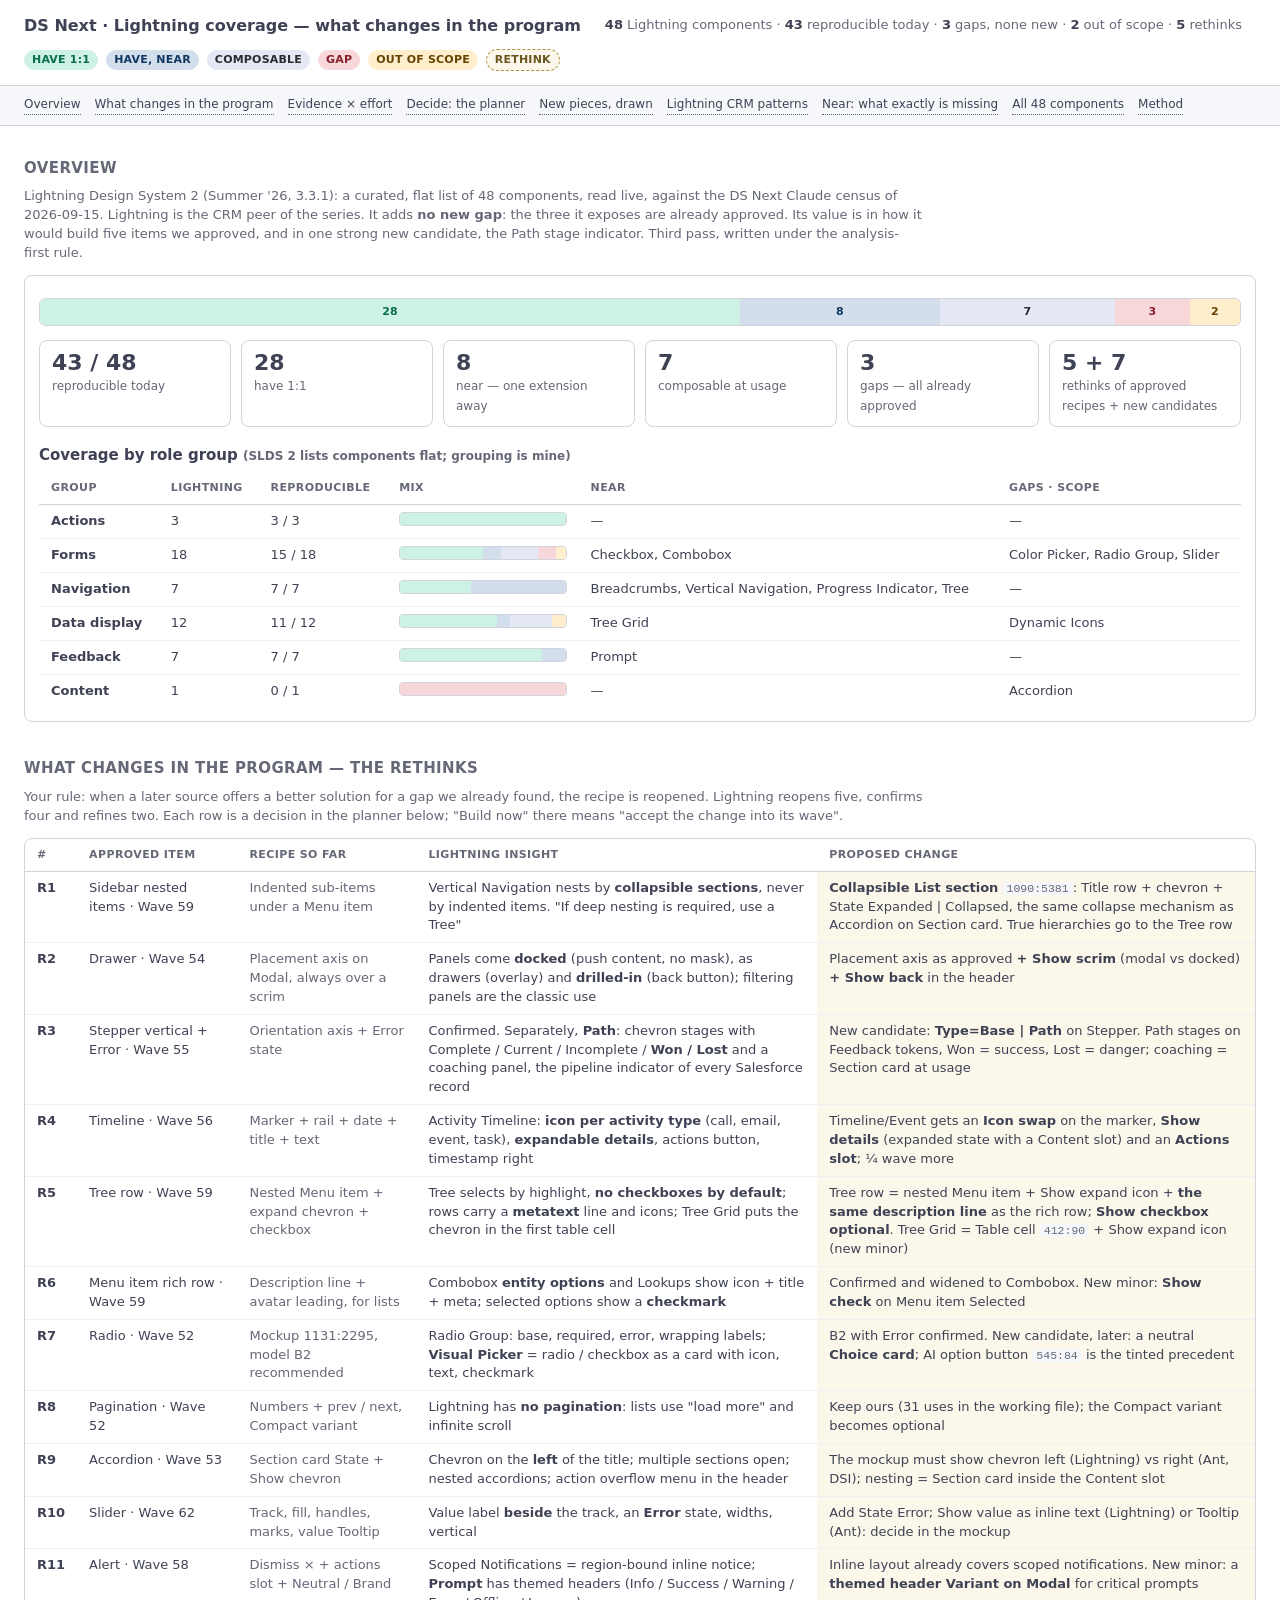
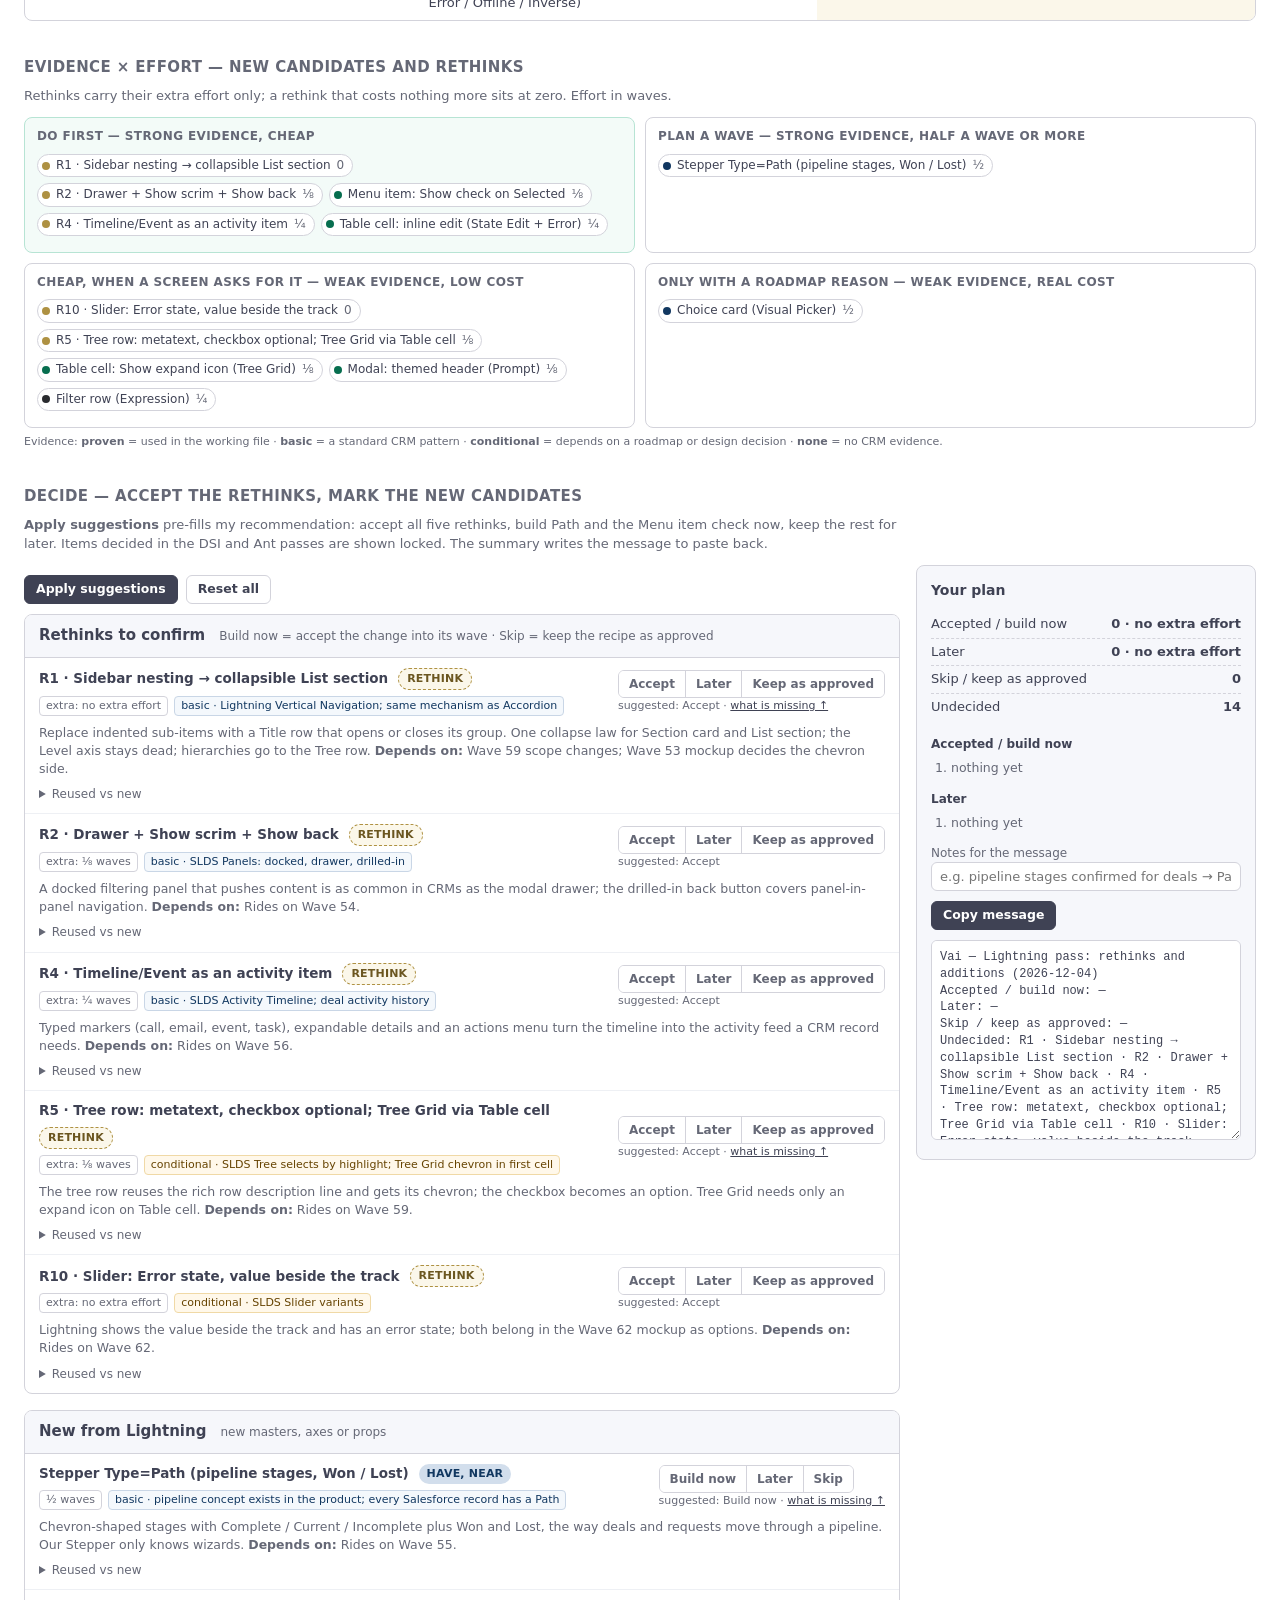
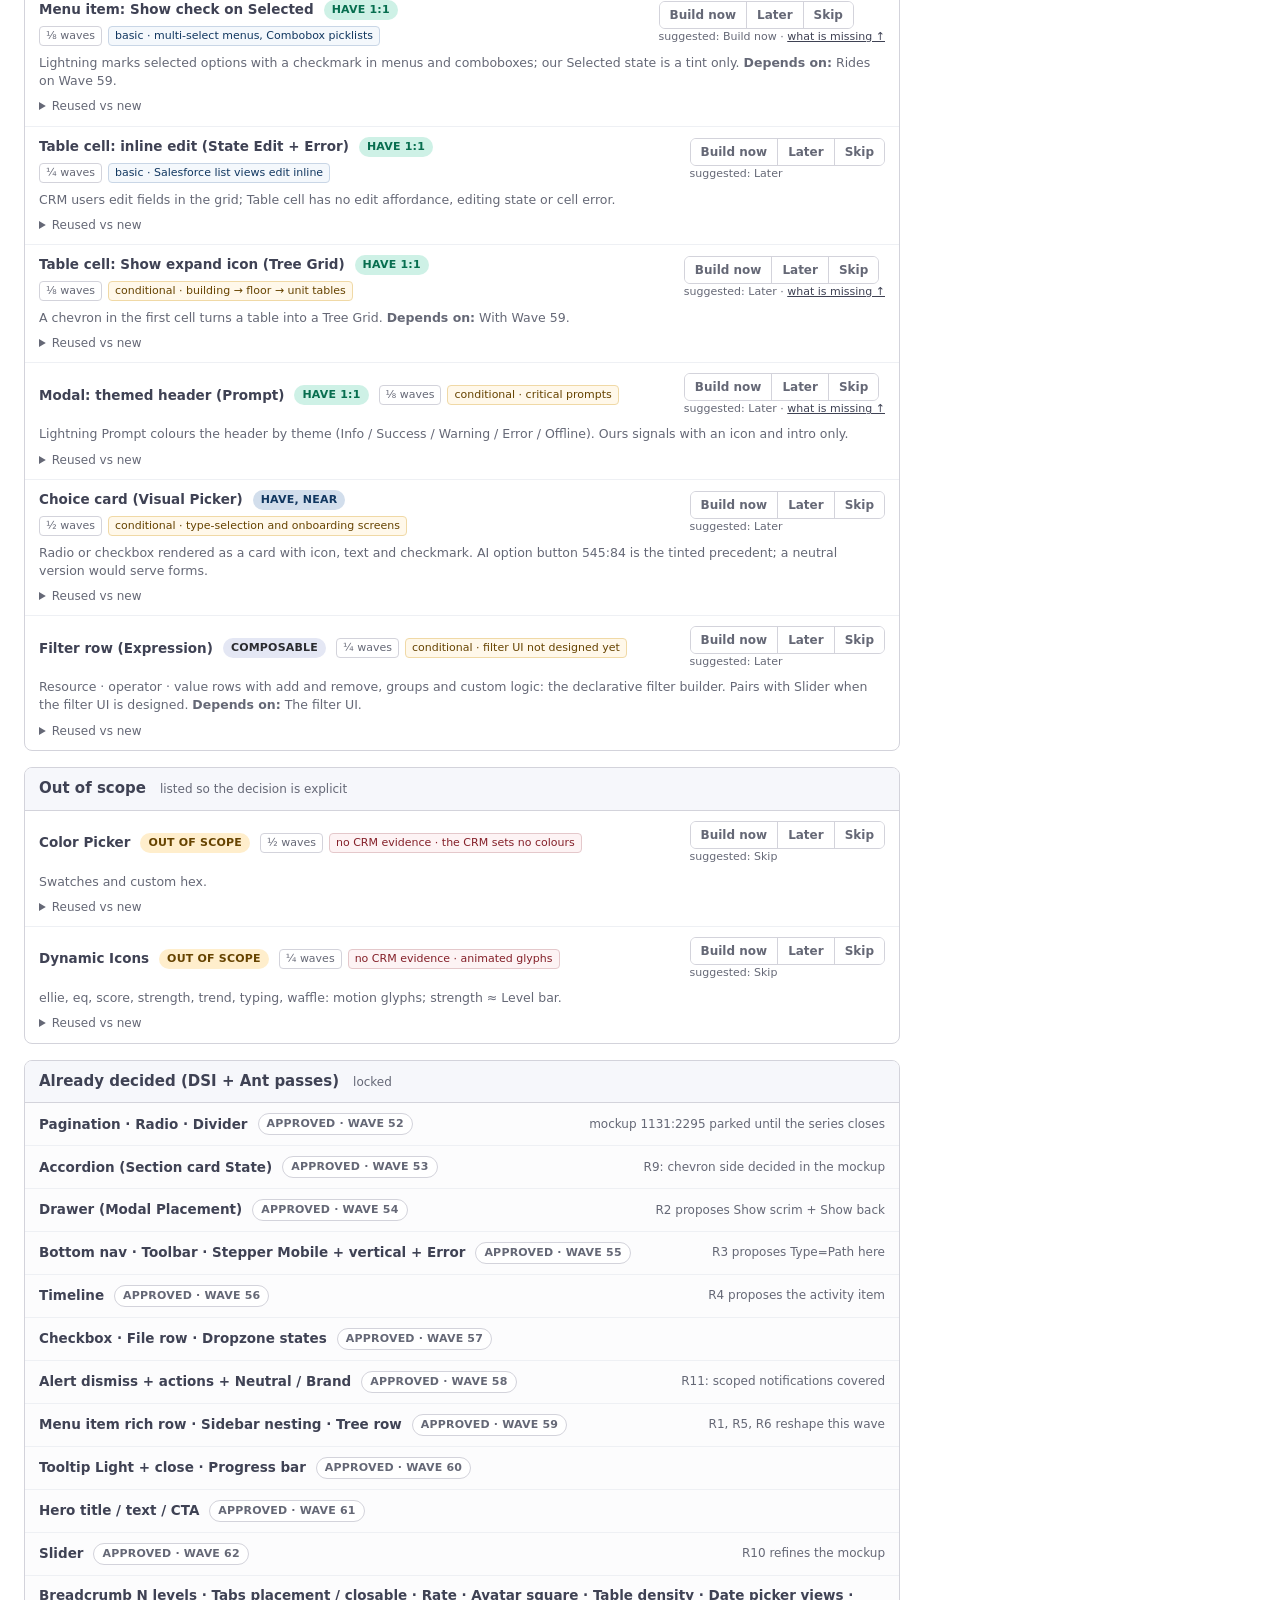
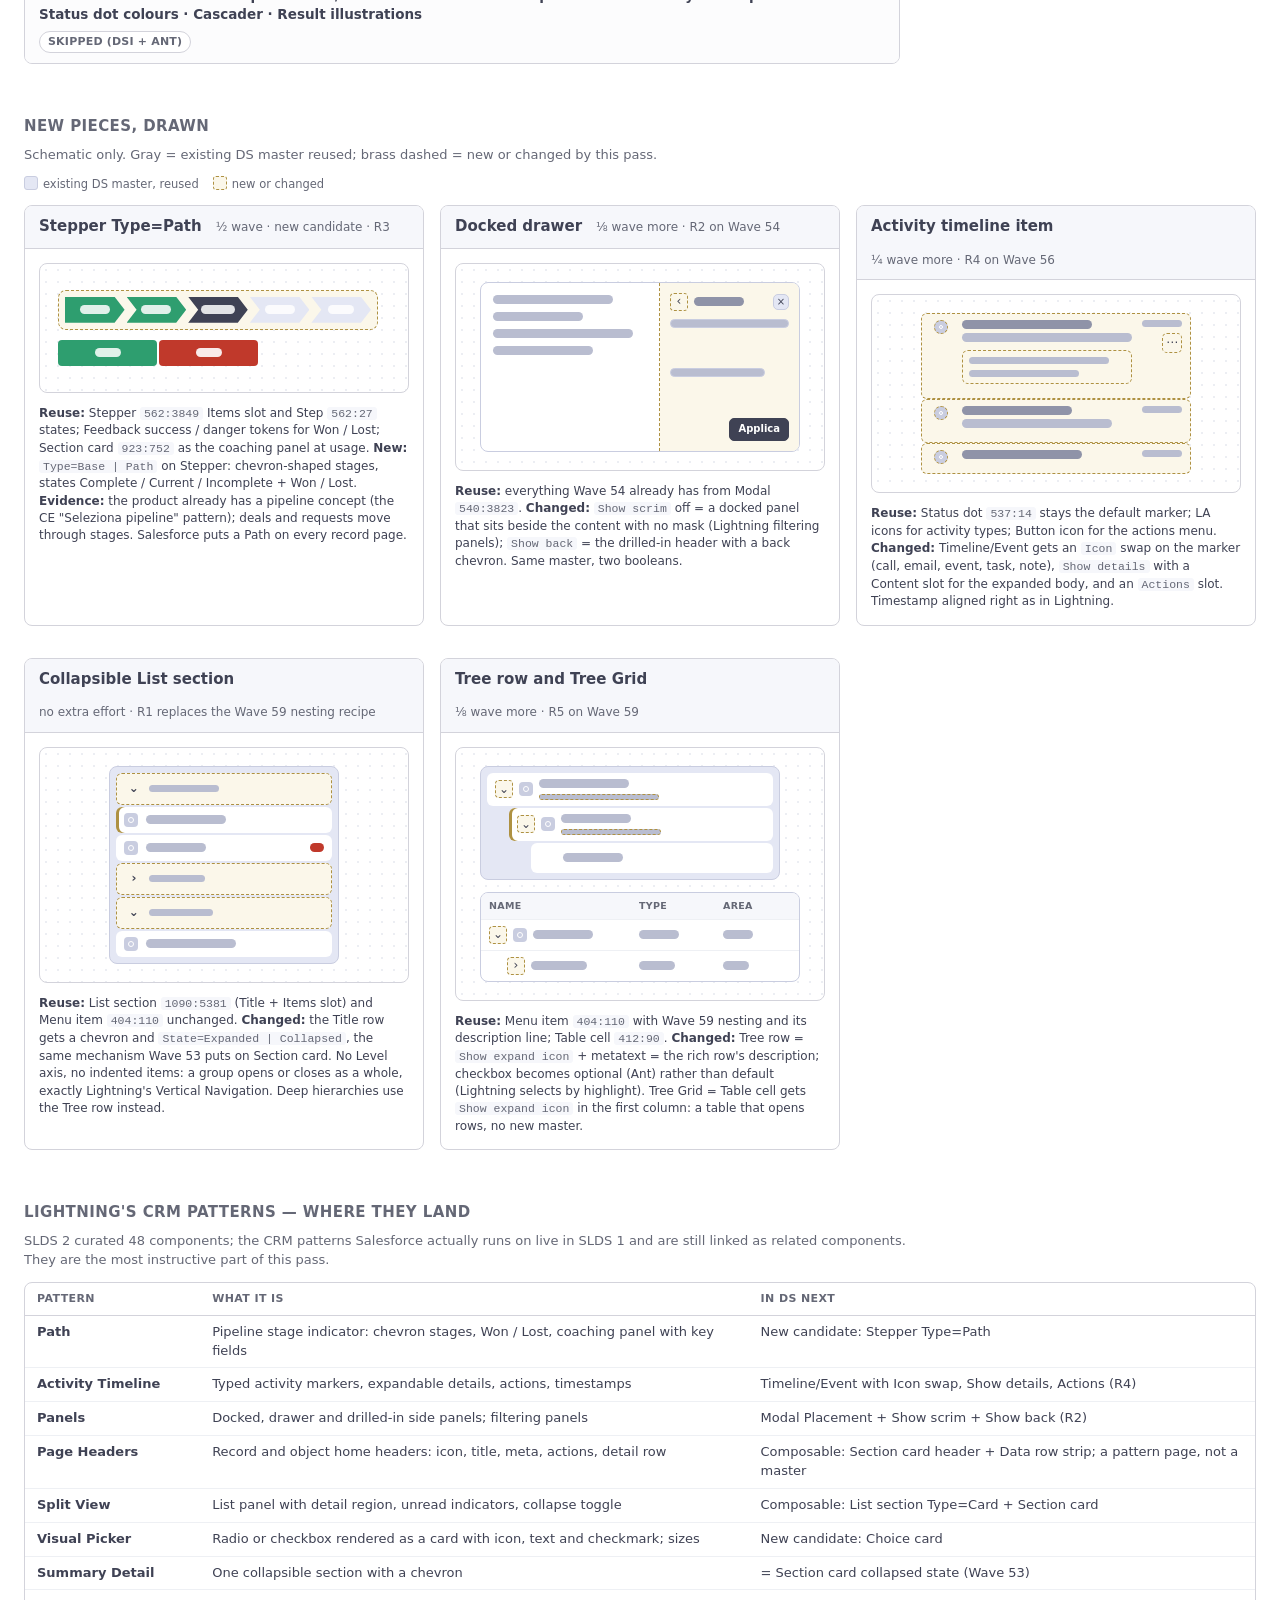
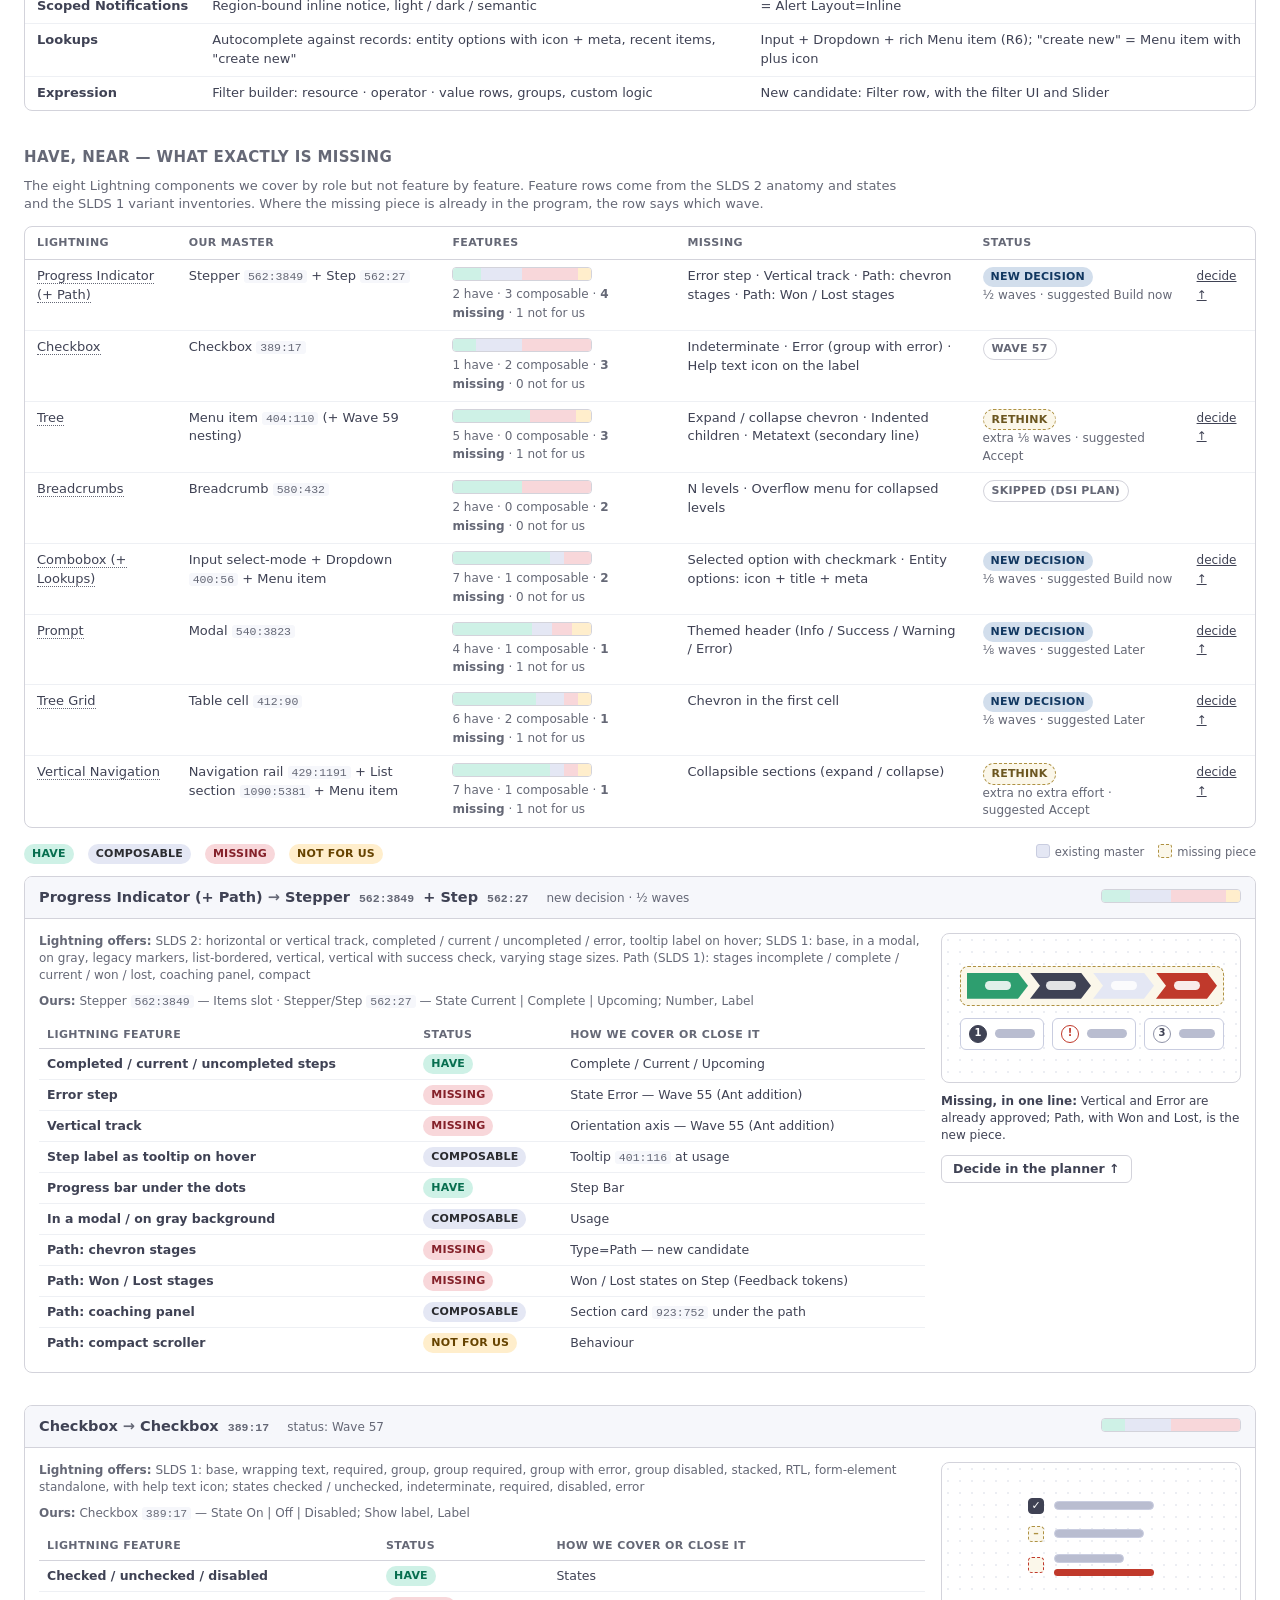
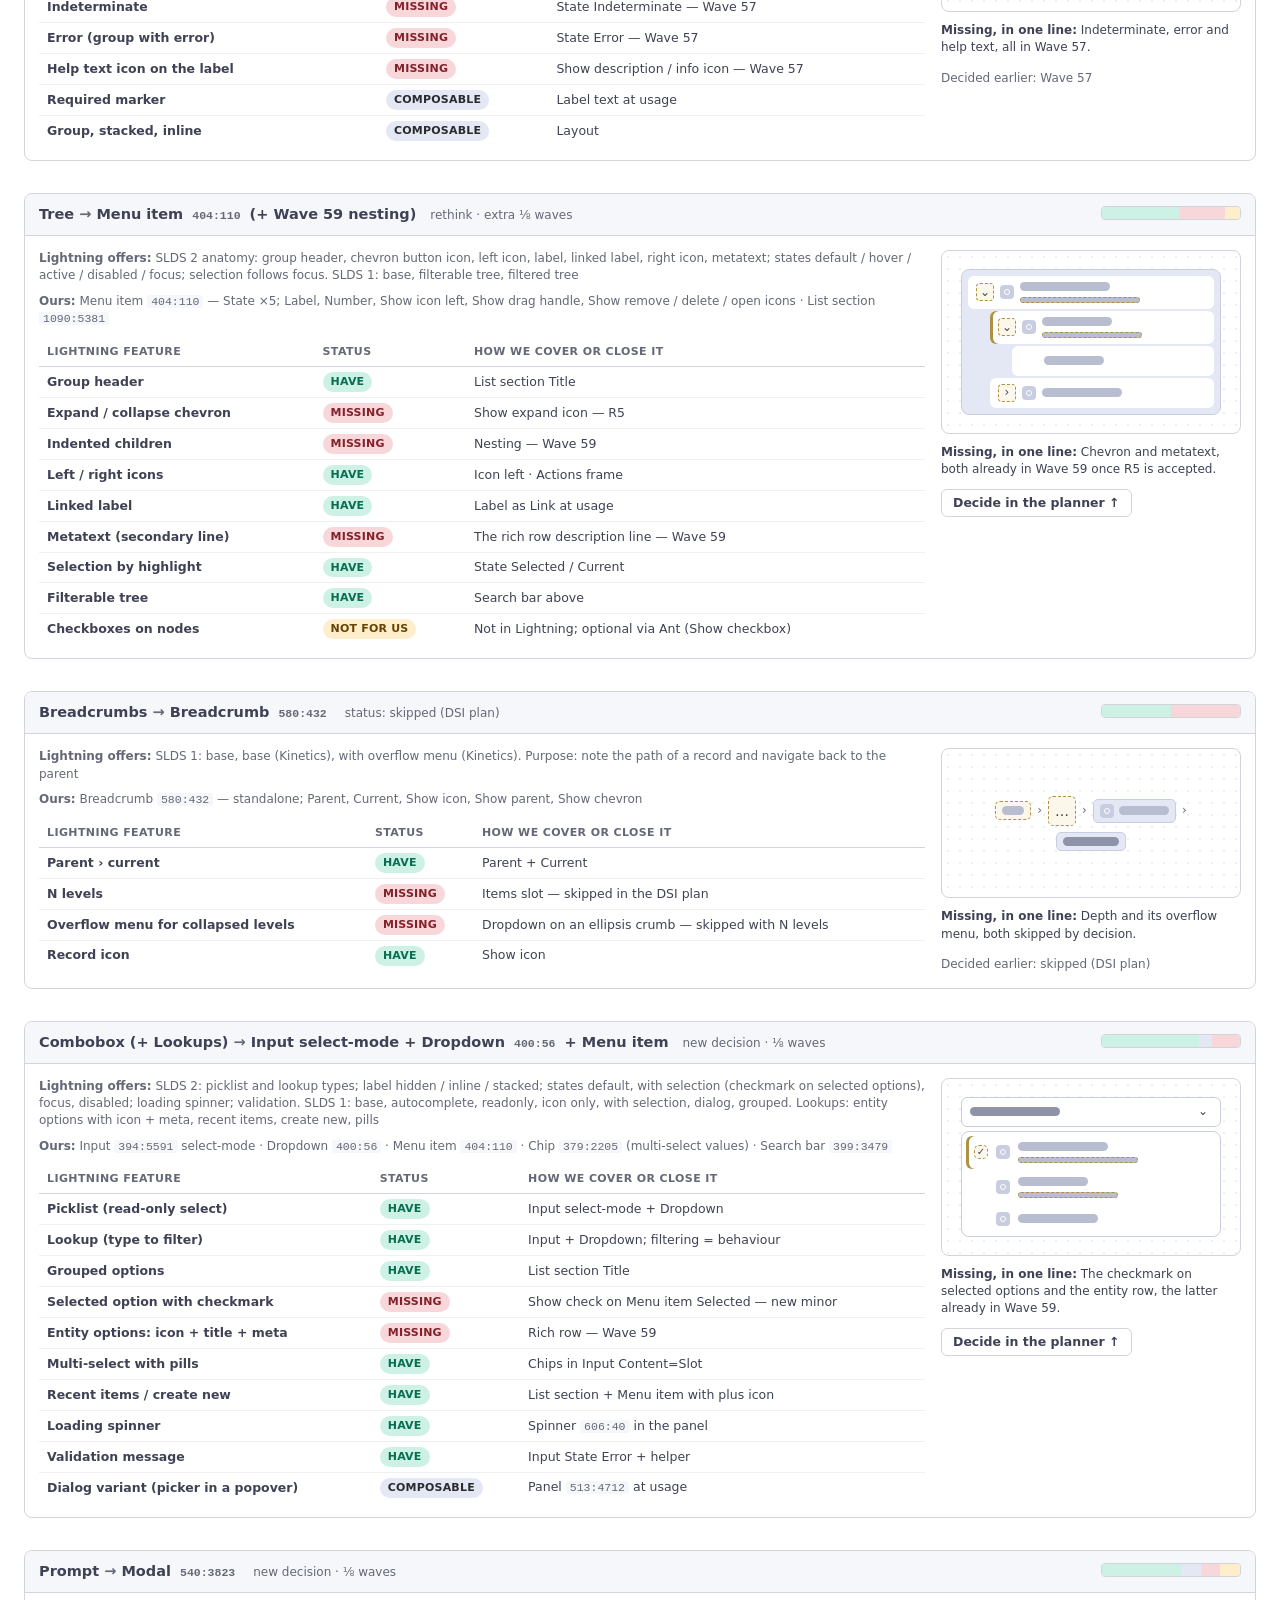
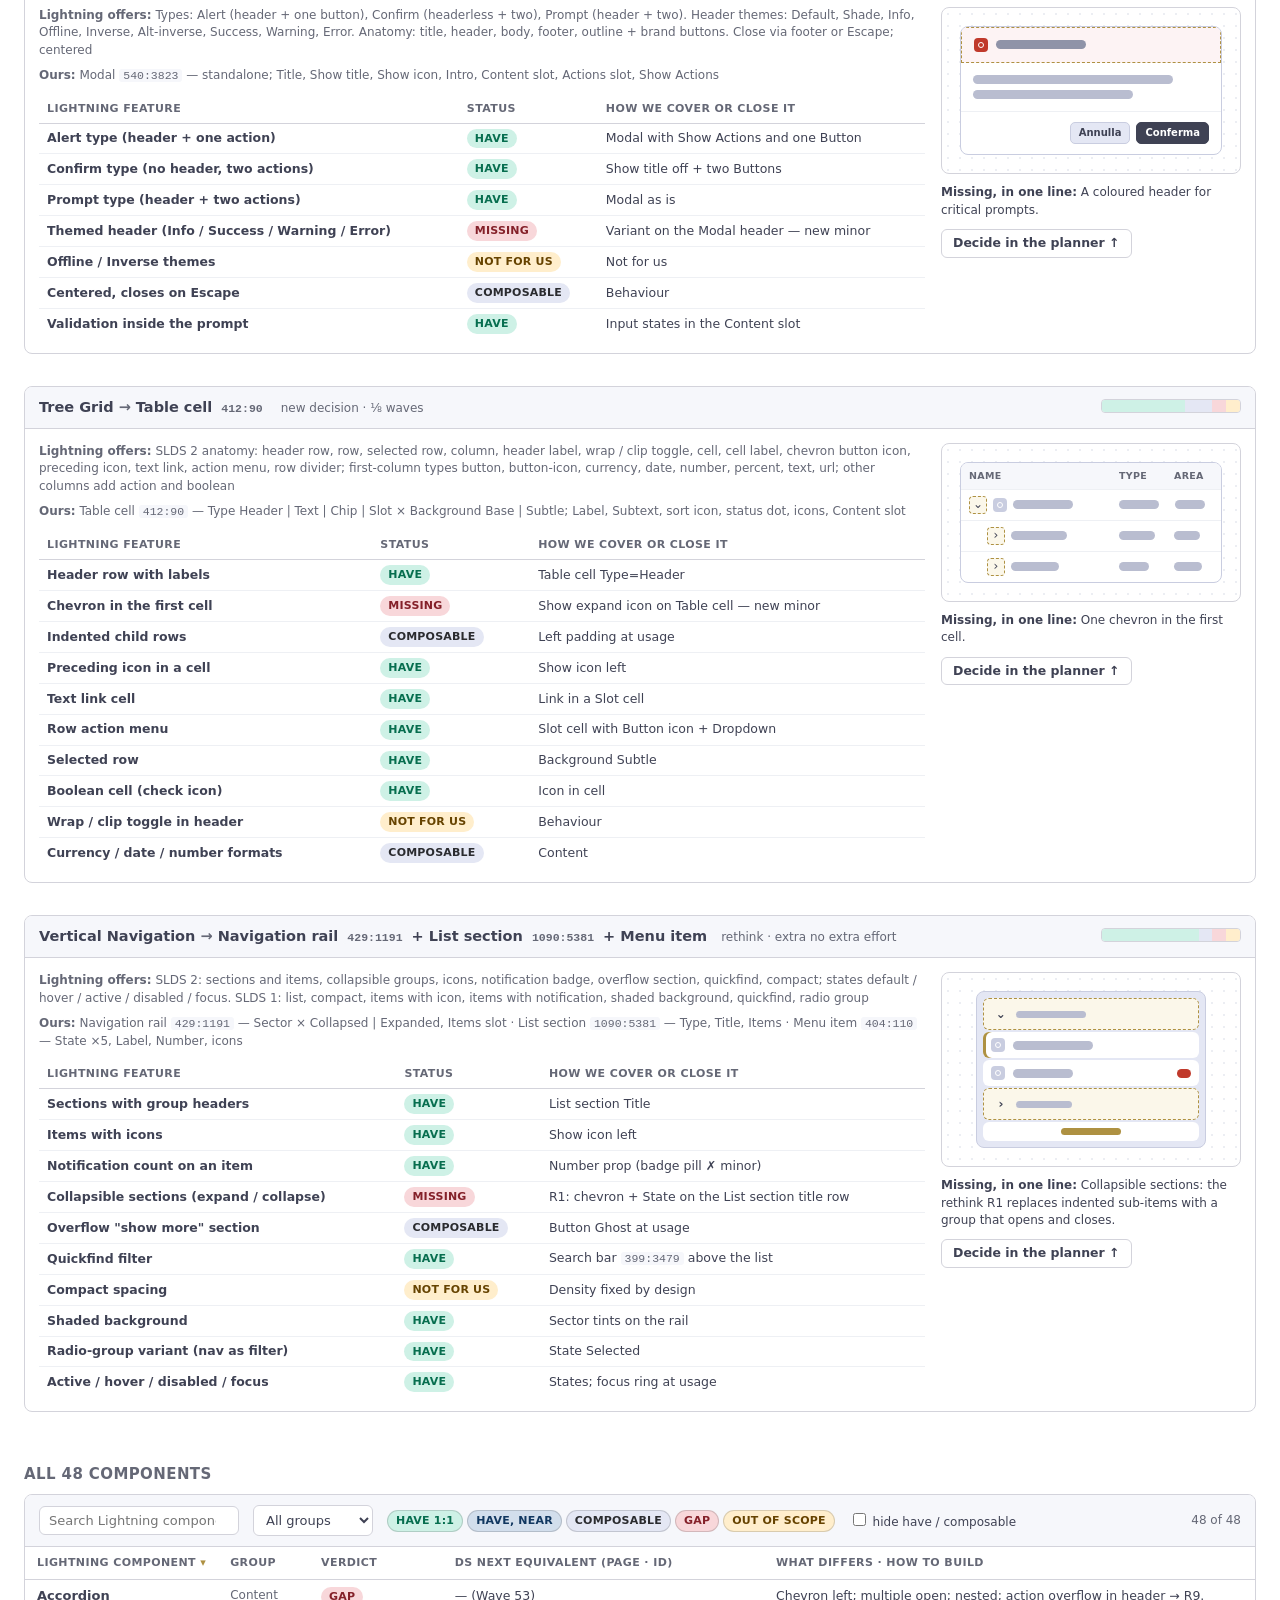
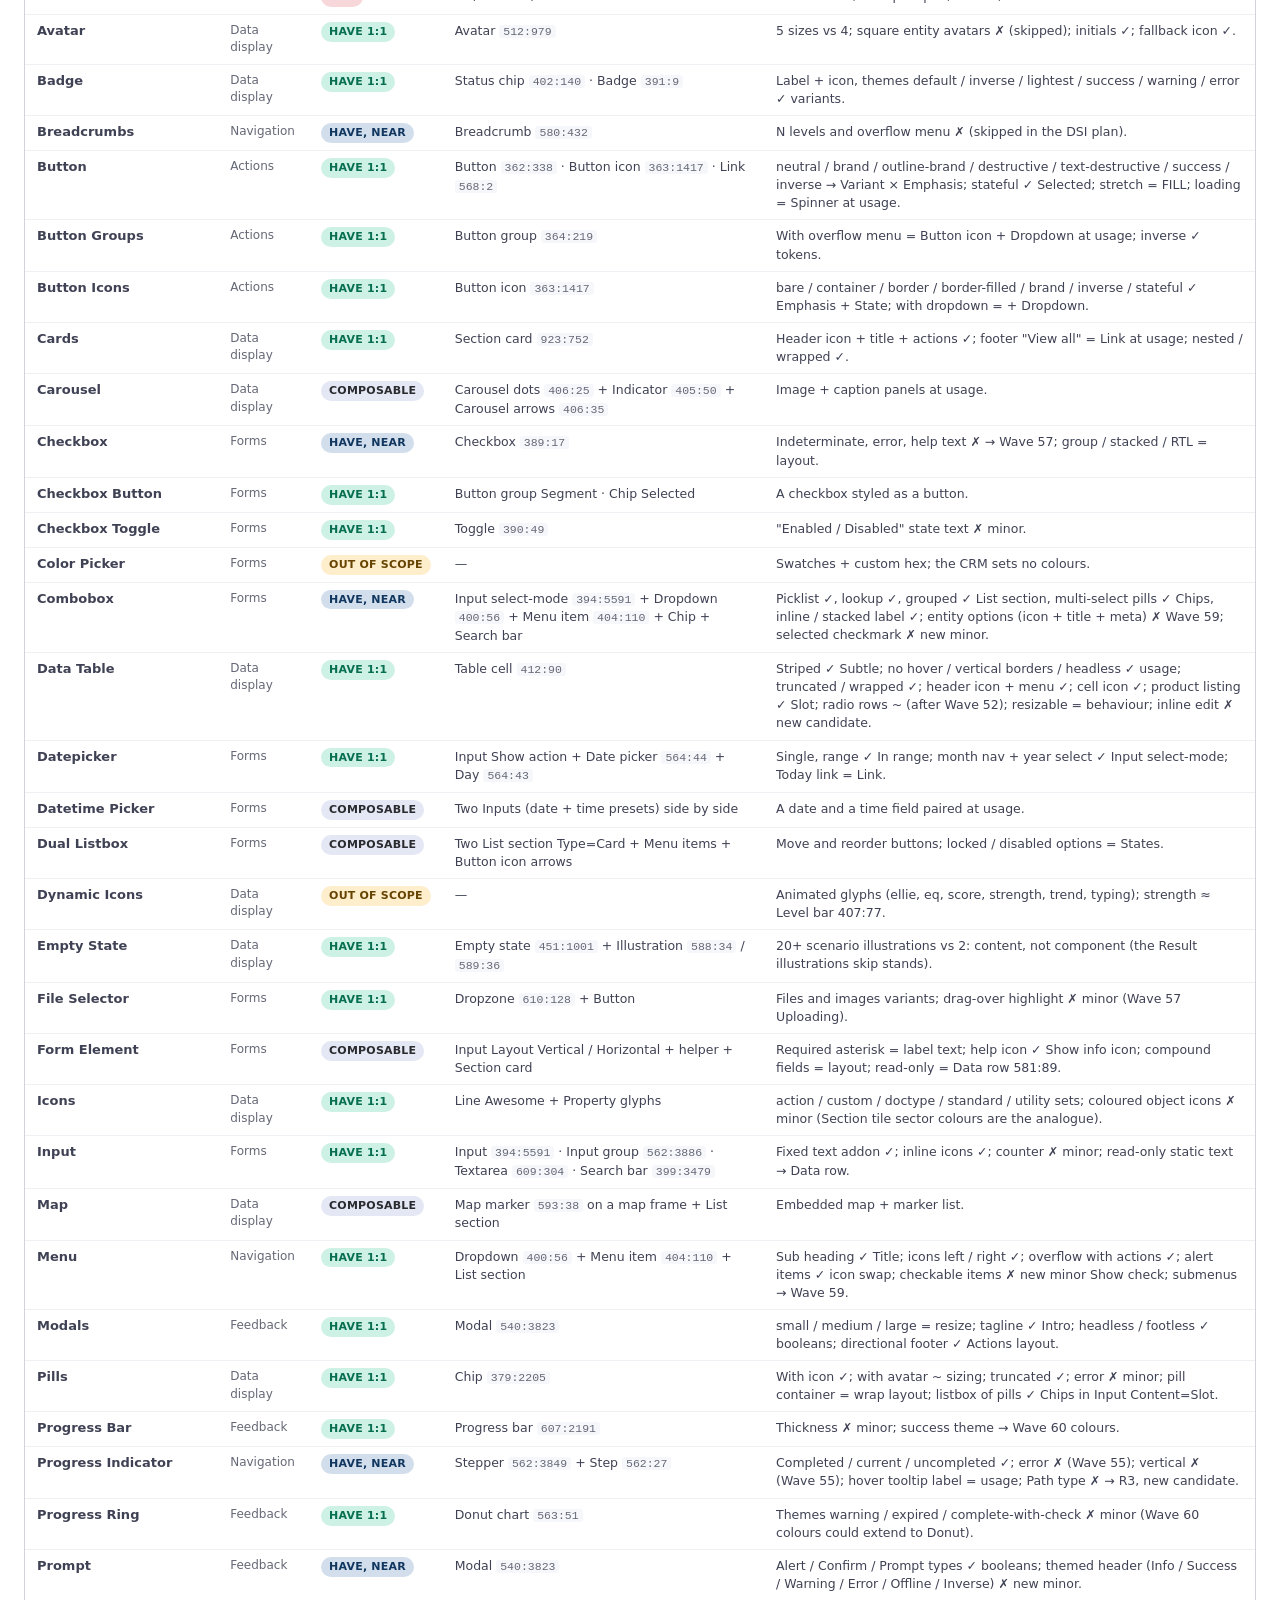
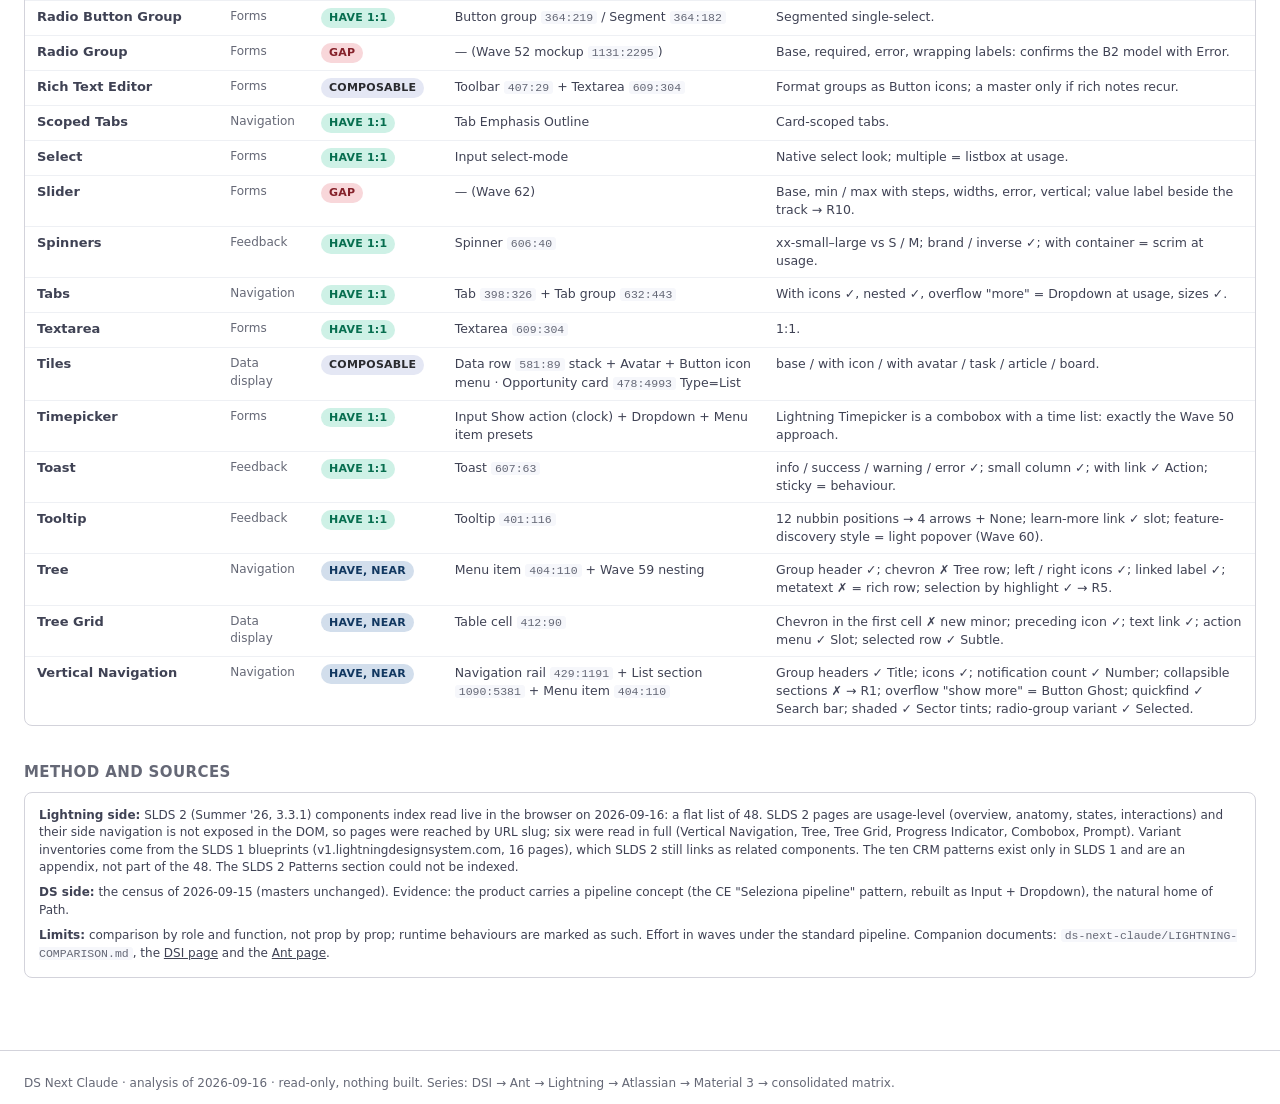
<file: ds-next-confronto-lightning/index.html>
<!doctype html>
<html lang="en">
<head>
<meta charset="utf-8">
<meta name="viewport" content="width=device-width, initial-scale=1">
<title>DS Next · Lightning coverage — what changes in the program</title>
<style>
  :root{--bg:#ffffff;--ink:#3f4254;--muted:#656876;--line:#d3d3db;--soft:#f6f7fb;--brass:#ae9142;--brass-soft:#fbf7ea;
    --have:#cef1e6;--have-ink:#076e4f;--near:#d2deec;--near-ink:#113760;--comp:#e4e7f4;--comp-ink:#2a2b2f;--behav:#f1f1f4;--behav-ink:#656876;
    --gap:#f8d7da;--gap-ink:#842029;--scope:#ffeecc;--scope-ink:#664300}
  *{box-sizing:border-box}
  body{margin:0;background:var(--bg);color:var(--ink);font:14px/1.45 "Nunito Sans",system-ui,-apple-system,"Segoe UI",Roboto,sans-serif}
  header{position:sticky;top:0;z-index:5;background:#fff;border-bottom:1px solid var(--line);padding:14px 24px;display:flex;flex-wrap:wrap;gap:12px 24px;align-items:center}
  header h1{font-size:16px;margin:0;font-weight:700}
  header .tot{color:var(--muted);font-size:13px}
  header .tot b{color:var(--ink)}
  .legend{display:flex;gap:8px;flex-wrap:wrap;align-items:center;font-size:12px}
  .chip{display:inline-block;padding:2px 8px;border-radius:999px;font-size:11px;font-weight:700;letter-spacing:.2px;text-transform:uppercase;white-space:nowrap}
  .chip.have{background:var(--have);color:var(--have-ink)}
  .chip.near{background:var(--near);color:var(--near-ink)}
  .chip.comp{background:var(--comp);color:var(--comp-ink)}
  .chip.behav{background:var(--behav);color:var(--behav-ink);border:1px dashed #c3c5cf}
  .chip.gap{background:var(--gap);color:var(--gap-ink)}
  .chip.scope{background:var(--scope);color:var(--scope-ink)}
  .chip.lock{background:#fff;color:var(--muted);border:1px solid var(--line)}
  .chip.re{background:var(--brass-soft);color:#6b5620;border:1px dashed var(--brass)}
  nav.top{padding:10px 24px;border-bottom:1px solid var(--line);background:var(--soft);font-size:12px;display:flex;flex-wrap:wrap;gap:6px 14px}
  nav.top a{color:var(--ink);text-decoration:none;border-bottom:1px dotted var(--muted)}
  main{padding:24px;max-width:1400px;margin:0 auto}
  h2{font-size:15px;margin:36px 0 8px;color:var(--muted);font-weight:700;text-transform:uppercase;letter-spacing:.4px}
  h2:first-child{margin-top:8px}
  h3{font-size:15px;margin:0}
  .intro{color:var(--muted);font-size:13px;max-width:900px;margin:0 0 12px}
  .intro a,.small a{color:var(--ink)}
  .card{border:1px solid var(--line);border-radius:8px;background:#fff;overflow:hidden;margin:0 0 16px}
  .card-h{display:flex;align-items:baseline;gap:14px;padding:10px 14px;background:var(--soft);border-bottom:1px solid var(--line);flex-wrap:wrap}
  .card-h .n{color:var(--muted);font-size:12px}
  .card-b{padding:14px}
  code,.id{font-family:ui-monospace,SFMono-Regular,Menlo,monospace;font-size:11.5px;color:var(--muted);background:var(--soft);padding:0 4px;border-radius:3px}
  .muted{color:var(--muted)}
  .small{font-size:12px}
  .bar{display:flex;height:28px;border-radius:6px;overflow:hidden;border:1px solid var(--line);margin:8px 0 6px}
  .bar div{display:flex;align-items:center;justify-content:center;font-size:11px;font-weight:700;letter-spacing:.2px}
  .bar .have{background:var(--have);color:var(--have-ink)} .bar .near{background:var(--near);color:var(--near-ink)} .bar .comp{background:var(--comp);color:var(--comp-ink)}
  .bar .behav{background:var(--behav);color:var(--behav-ink)} .bar .gap{background:var(--gap);color:var(--gap-ink)} .bar .scope{background:var(--scope);color:var(--scope-ink)}
  .kpis{display:grid;grid-template-columns:repeat(auto-fit,minmax(150px,1fr));gap:10px;margin:14px 0 0}
  .kpi{border:1px solid var(--line);border-radius:8px;padding:10px 12px;background:#fff}
  .kpi b{display:block;font-size:22px;line-height:1.1}
  .kpi span{font-size:12px;color:var(--muted)}
  table{width:100%;border-collapse:collapse}
  th{font-size:11px;text-transform:uppercase;letter-spacing:.4px;color:var(--muted);font-weight:700;text-align:left;padding:8px 12px;border-bottom:1px solid var(--line);white-space:nowrap}
  td{padding:7px 12px;border-bottom:1px solid #eef0f4;vertical-align:top;font-size:13px}
  tr:last-child td{border-bottom:0}
  .grp td:first-child{white-space:nowrap;font-weight:600}
  .mini{display:flex;height:14px;border-radius:4px;overflow:hidden;border:1px solid var(--line);min-width:160px}
  .mini div{height:100%}
  .re-table td:first-child{white-space:nowrap;font-weight:600}
  .re-table td.was{color:var(--muted)}
  .re-table td.now{background:var(--brass-soft)}
  .quad{display:grid;grid-template-columns:1fr 1fr;gap:10px}
  .q{border:1px solid var(--line);border-radius:8px;padding:10px 12px;min-height:110px;background:#fff}
  .q h4{margin:0 0 8px;font-size:12px;text-transform:uppercase;letter-spacing:.4px;color:var(--muted)}
  .q .qi{display:inline-flex;align-items:center;gap:6px;border:1px solid var(--line);border-radius:999px;padding:2px 8px 2px 4px;font-size:12px;margin:0 6px 6px 0;background:#fff}
  .q .qi .dot{width:8px;height:8px;border-radius:50%;display:inline-block}
  .q.first{background:#f3fbf8;border-color:#b7e4d4}
  .axis{font-size:11px;color:var(--muted);margin:6px 0 0}
  .planner{display:grid;grid-template-columns:minmax(0,1fr) 340px;gap:16px;align-items:start}
  .summary{position:sticky;top:76px;border:1px solid var(--line);border-radius:8px;background:var(--soft);padding:14px}
  .summary h3{margin:0 0 10px;font-size:14px}
  .summary .row{display:flex;justify-content:space-between;gap:10px;font-size:13px;padding:4px 0;border-bottom:1px dashed var(--line)}
  .summary .row:last-of-type{border-bottom:0}
  .summary ol{margin:6px 0 10px;padding-left:20px;font-size:12.5px}
  .summary textarea{width:100%;height:200px;font:12px/1.4 ui-monospace,SFMono-Regular,Menlo,monospace;border:1px solid var(--line);border-radius:6px;padding:8px;resize:vertical;background:#fff;color:var(--ink)}
  .summary input[type=text]{width:100%;font:13px "Nunito Sans",system-ui,sans-serif;border:1px solid var(--line);border-radius:6px;padding:6px 8px;background:#fff;color:var(--ink)}
  .btn{font:12.5px/1 "Nunito Sans",system-ui,sans-serif;font-weight:700;border:1px solid var(--line);background:#fff;color:var(--ink);border-radius:6px;padding:7px 11px;cursor:pointer}
  .btn:hover{background:var(--soft)}
  .btn.primary{background:var(--ink);color:#fff;border-color:var(--ink)}
  .btn.primary:hover{background:#2a2b2f}
  .btns{display:flex;gap:8px;flex-wrap:wrap;margin:10px 0}
  .prow{display:grid;grid-template-columns:minmax(0,1fr) auto;gap:8px 14px;padding:10px 14px;border-bottom:1px solid #eef0f4;align-items:center}
  .prow:last-child{border-bottom:0}
  .prow .t{display:flex;flex-wrap:wrap;gap:6px 10px;align-items:center}
  .prow .t b{font-size:13.5px}
  .prow .why{grid-column:1 / -1;font-size:12.5px;color:var(--muted)}
  .prow .meta{display:flex;gap:6px;flex-wrap:wrap;font-size:11.5px;color:var(--muted);align-items:center}
  .prow.locked{background:#fcfcfd}
  .tag{display:inline-block;border:1px solid var(--line);border-radius:4px;padding:1px 6px;font-size:11px;color:var(--muted);background:#fff;white-space:normal}
  .tag.ev3{border-color:#b7e4d4;background:#f3fbf8;color:var(--have-ink)} .tag.ev2{border-color:#c9d6e6;background:#f4f8fc;color:var(--near-ink)} .tag.ev1{border-color:#f0d9a6;background:#fff8ea;color:var(--scope-ink)} .tag.ev0{border-color:#e4c8cb;background:#fdf3f4;color:var(--gap-ink)}
  .seg{display:inline-flex;border:1px solid var(--line);border-radius:6px;overflow:hidden}
  .seg button{font:12px/1 "Nunito Sans",system-ui,sans-serif;font-weight:700;border:0;background:#fff;color:var(--muted);padding:7px 10px;cursor:pointer;border-right:1px solid var(--line)}
  .seg button:last-child{border-right:0}
  .seg button:hover{background:var(--soft)}
  .seg button.on.build{background:var(--have);color:var(--have-ink)}
  .seg button.on.later{background:var(--near);color:var(--near-ink)}
  .seg button.on.skip{background:var(--comp);color:var(--comp-ink)}
  .prow details{grid-column:1 / -1;font-size:12.5px}
  .prow summary{cursor:pointer;color:var(--muted);font-size:12px}
  .prow .rn{display:grid;grid-template-columns:1fr 1fr;gap:10px;margin:8px 0 2px}
  .prow .rn div{border-radius:6px;padding:8px 10px;font-size:12.5px}
  .prow .rn .re{background:var(--comp)}
  .prow .rn .ne{background:var(--brass-soft);border:1px dashed var(--brass)}
  .prow .rn b{display:block;font-size:11px;text-transform:uppercase;letter-spacing:.3px;color:var(--muted);margin-bottom:3px}
  .sug{font-size:11px;color:var(--muted)}
  .sug a{color:var(--ink)}
  .gaps{display:grid;grid-template-columns:repeat(auto-fit,minmax(min(380px,100%),1fr));gap:16px}
  .gap-card .card-b{display:grid;gap:12px}
  .mock{background:#fff;border:1px solid var(--line);border-radius:8px;padding:18px;display:flex;justify-content:center;align-items:center;min-height:130px;background-image:radial-gradient(#eceef3 1px,transparent 1px);background-size:12px 12px}
  .m-reuse{background:#e4e7f4;border:1px solid #c9cde0}
  .m-new{border:1.5px dashed var(--brass);background:var(--brass-soft)}
  .mlegend{display:flex;gap:14px;font-size:11.5px;color:var(--muted);flex-wrap:wrap}
  .mlegend i{display:inline-block;width:14px;height:14px;border-radius:3px;vertical-align:-2px;margin-right:5px}
  .ico{width:22px;height:22px;border-radius:6px;background:#c9cde0;display:inline-block;position:relative;flex:0 0 auto}
  .ico:after{content:"";position:absolute;inset:6px;border:2px solid #fff;border-radius:50%}
  .ico.sm{width:14px;height:14px;border-radius:4px}
  .ico.sm:after{inset:4px;border-width:1.5px}
  .lbl{height:9px;border-radius:5px;background:#b9bdd0;display:inline-block}
  .mtx{display:grid;gap:6px;flex:1;min-width:0}
  .mbtns{display:flex;gap:6px;margin-top:2px}
  .mbtn{font-size:10px;font-weight:700;padding:3px 8px;border-radius:5px;color:var(--ink)}
  .mx{width:20px;height:20px;border-radius:5px;display:inline-flex;align-items:center;justify-content:center;font-size:12px;color:var(--ink);flex:0 0 auto}
  .li{display:flex;align-items:center;gap:8px;padding:6px 8px;border-radius:6px;background:#fff}
  .li.sel{box-shadow:inset 3px 0 0 var(--brass)}
  .li.sub{margin-left:28px}
  .chev{font-size:12px;width:18px;height:18px;border-radius:4px;display:inline-flex;align-items:center;justify-content:center;color:var(--ink)}
  .rm{display:grid;gap:12px} .rm .r{display:flex;align-items:center;gap:10px}
  .cb{width:16px;height:16px;border-radius:4px;display:inline-flex;align-items:center;justify-content:center;font-size:11px;font-weight:700;color:#fff;flex:0 0 auto}
  .cb.on{background:var(--ink);border-color:var(--ink)} .cb.mixed{color:var(--brass)}
  .mk-crumb{display:flex;align-items:center;gap:6px;flex-wrap:wrap;justify-content:center}
  .crumb{display:inline-flex;align-items:center;gap:5px;padding:4px 6px;border-radius:5px}
  .sep{color:var(--muted);font-size:12px}
  .mk-side{width:230px;border-radius:8px;padding:6px;display:grid;gap:2px}
  .mk-side .hdr{display:flex;align-items:center;gap:6px;padding:6px 8px;font-size:10px;font-weight:700;letter-spacing:.3px;text-transform:uppercase;color:var(--muted);border-radius:6px}
  .num{width:18px;height:18px;border-radius:50%;background:#fff;border:1px solid #8f93a8;font-size:10px;font-weight:700;display:inline-flex;align-items:center;justify-content:center;color:var(--ink);flex:0 0 auto}
  .num.on{background:var(--ink);color:#fff;border-color:var(--ink)}
  .num.err{border-color:#c0392b;color:#c0392b}
  .path{display:flex;gap:2px;width:320px}
  .path .stg{flex:1;height:26px;position:relative;display:flex;align-items:center;justify-content:center;background:#e4e7f4;clip-path:polygon(0 0,calc(100% - 10px) 0,100% 50%,calc(100% - 10px) 100%,0 100%,10px 50%)}
  .path .stg:first-child{clip-path:polygon(0 0,calc(100% - 10px) 0,100% 50%,calc(100% - 10px) 100%,0 100%)}
  .path .stg.done{background:#2e9e6f} .path .stg.cur{background:var(--ink)} .path .stg.lost{background:#c0392b}
  .path .stg .lbl{background:rgba(255,255,255,.85)}
  .mk-tree{width:260px;border-radius:8px;padding:6px;display:grid;gap:2px}
  .mk-tree .li{gap:6px}
  .mk-tree .li.l1{margin-left:22px} .mk-tree .li.l2{margin-left:44px}
  .mk-tg{width:320px;border-radius:8px;overflow:hidden;background:#fff;border:1px solid #c9cde0}
  .mk-tg .tr{display:grid;grid-template-columns:150px 1fr 1fr;border-bottom:1px solid #eef0f4}
  .mk-tg .tr:last-child{border-bottom:0}
  .mk-tg .td{padding:6px 8px;display:flex;align-items:center;gap:6px;font-size:10px}
  .mk-tg .th{background:var(--soft);font-weight:700;font-size:9.5px;text-transform:uppercase;letter-spacing:.3px;color:var(--muted)}
  .mk-tg .td.l1{padding-left:26px}
  .mk-drawer{width:320px;height:170px;border-radius:8px;position:relative;overflow:hidden;background:#fff!important;display:flex}
  .mk-drawer .page{flex:1;padding:12px;display:grid;gap:8px;align-content:start}
  .mk-drawer .sheet{width:140px;background:var(--brass-soft);border-left:1.5px dashed var(--brass);display:grid;grid-template-rows:auto 1fr auto;gap:8px;padding:10px}
  .mk-drawer .sheet .hd{display:flex;align-items:center;gap:6px}
  .mk-drawer .sheet .ft{display:flex;gap:6px;justify-content:flex-end}
  .tm{display:grid;gap:0}
  .tm .ev{display:grid;grid-template-columns:22px 1fr auto;gap:10px;padding:6px 8px;border-radius:6px;align-items:start}
  .tm .mk{display:flex;flex-direction:column;align-items:center}
  .tm .mk .ln{flex:1;width:2px;background:#c9cde0;margin-top:2px}
  .tm .tx{display:grid;gap:4px;padding-bottom:8px}
  .mk-combo{width:260px;display:grid;gap:4px}
  .mk-combo .field{height:30px;border-radius:6px;background:#fff;border:1px solid #c9cde0;display:flex;align-items:center;padding:0 8px;gap:6px}
  .mk-combo .dd{border-radius:8px;background:#fff;border:1px solid #c9cde0;padding:4px;display:grid;gap:2px}
  .mk-prompt{width:280px;border-radius:8px;overflow:hidden;background:#fff;border:1px solid #c9cde0}
  .mk-prompt .ph{padding:10px 12px;display:flex;align-items:center;gap:8px}
  .mk-prompt .pb2{padding:12px;display:grid;gap:6px}
  .mk-prompt .pf{padding:10px 12px;display:flex;gap:6px;justify-content:flex-end;border-top:1px solid #eef0f4}
  .walk td:first-child{white-space:nowrap;font-weight:600}
  .nsum td.nm a{color:var(--ink);text-decoration:none;border-bottom:1px dotted var(--muted)}
  .nsum .mini{margin-bottom:4px}
  .nears{display:grid;grid-template-columns:1fr;gap:16px}
  .near-card .card-h h3{font-size:14.5px}
  .near-b{display:grid;grid-template-columns:minmax(0,1fr) 300px;gap:16px;padding:14px}
  .near-b .mock{min-height:150px}
  table.feat th{padding:6px 8px}
  table.feat td{font-size:12.5px;padding:5px 8px;vertical-align:middle}
  table.feat td:first-child{font-weight:600}
  .nbar{min-width:120px;width:140px}
  .filters{display:flex;flex-wrap:wrap;gap:10px 14px;align-items:center;padding:10px 14px;background:var(--soft);border-bottom:1px solid var(--line);font-size:12.5px}
  .filters input[type=search]{font:13px "Nunito Sans",system-ui,sans-serif;border:1px solid var(--line);border-radius:6px;padding:6px 9px;min-width:200px;background:#fff;color:var(--ink)}
  .filters select{font:13px "Nunito Sans",system-ui,sans-serif;border:1px solid var(--line);border-radius:6px;padding:6px 8px;background:#fff;color:var(--ink)}
  .fchip{cursor:pointer;opacity:.45;border:1px solid transparent}
  .fchip.on{opacity:1;border-color:rgba(0,0,0,.15)}
  .tablewrap{overflow-x:auto}
  #all th{cursor:pointer;user-select:none}
  #all th.sorted:after{content:" ▾";color:var(--brass)}
  #all td.dsc{font-size:12.5px}
  #all td.nm{font-weight:600;white-space:nowrap}
  .count{font-size:12px;color:var(--muted);margin-left:auto}
  footer{padding:24px;color:var(--muted);font-size:12px;border-top:1px solid var(--line);margin-top:32px}
  @media (max-width:900px){.planner{grid-template-columns:1fr}.summary{position:static}.quad{grid-template-columns:1fr}.gaps{grid-template-columns:1fr}.prow .rn{grid-template-columns:1fr}.near-b{grid-template-columns:1fr}}
</style>
</head>
<body>
<header>
  <h1>DS Next · Lightning coverage — what changes in the program</h1>
  <div class="tot" id="totals"></div>
  <div class="legend">
    <span class="chip have">have 1:1</span><span class="chip near">have, near</span><span class="chip comp">composable</span><span class="chip gap">gap</span><span class="chip scope">out of scope</span><span class="chip re">rethink</span>
  </div>
</header>
<nav class="top">
  <a href="#overview">Overview</a><a href="#rethink">What changes in the program</a><a href="#matrix">Evidence × effort</a><a href="#decide">Decide: the planner</a><a href="#gaps">New pieces, drawn</a><a href="#patterns">Lightning CRM patterns</a><a href="#near">Near: what exactly is missing</a><a href="#all">All 48 components</a><a href="#method">Method</a>
</nav>
<main>

<h2 id="overview">Overview</h2>
<p class="intro">Lightning Design System 2 (Summer '26, 3.3.1): a curated, flat list of 48 components, read live, against the DS Next Claude census of 2026-09-15. Lightning is the CRM peer of the series. It adds <b>no new gap</b>: the three it exposes are already approved. Its value is in how it would build five items we approved, and in one strong new candidate, the Path stage indicator. Third pass, written under the analysis-first rule.</p>
<div class="card"><div class="card-b">
  <div class="bar" id="bar"></div>
  <div class="kpis" id="kpis"></div>
  <h3 style="margin:18px 0 6px">Coverage by role group <span class="muted small">(SLDS 2 lists components flat; grouping is mine)</span></h3>
  <div class="tablewrap"><table class="grp" id="grp"></table></div>
</div></div>

<h2 id="rethink">What changes in the program — the rethinks</h2>
<p class="intro">Your rule: when a later source offers a better solution for a gap we already found, the recipe is reopened. Lightning reopens five, confirms four and refines two. Each row is a decision in the planner below; "Build now" there means "accept the change into its wave".</p>
<div class="card"><div class="tablewrap"><table class="re-table">
  <thead><tr><th>#</th><th>Approved item</th><th>Recipe so far</th><th>Lightning insight</th><th>Proposed change</th></tr></thead>
  <tbody>
    <tr><td>R1</td><td>Sidebar nested items · Wave 59</td><td class="was">Indented sub-items under a Menu item</td><td>Vertical Navigation nests by <b>collapsible sections</b>, never by indented items. "If deep nesting is required, use a Tree"</td><td class="now"><b>Collapsible List section</b> <code>1090:5381</code>: Title row + chevron + State Expanded | Collapsed, the same collapse mechanism as Accordion on Section card. True hierarchies go to the Tree row</td></tr>
    <tr><td>R2</td><td>Drawer · Wave 54</td><td class="was">Placement axis on Modal, always over a scrim</td><td>Panels come <b>docked</b> (push content, no mask), as drawers (overlay) and <b>drilled-in</b> (back button); filtering panels are the classic use</td><td class="now">Placement axis as approved <b>+ Show scrim</b> (modal vs docked) <b>+ Show back</b> in the header</td></tr>
    <tr><td>R3</td><td>Stepper vertical + Error · Wave 55</td><td class="was">Orientation axis + Error state</td><td>Confirmed. Separately, <b>Path</b>: chevron stages with Complete / Current / Incomplete / <b>Won / Lost</b> and a coaching panel, the pipeline indicator of every Salesforce record</td><td class="now">New candidate: <b>Type=Base | Path</b> on Stepper. Path stages on Feedback tokens, Won = success, Lost = danger; coaching = Section card at usage</td></tr>
    <tr><td>R4</td><td>Timeline · Wave 56</td><td class="was">Marker + rail + date + title + text</td><td>Activity Timeline: <b>icon per activity type</b> (call, email, event, task), <b>expandable details</b>, actions button, timestamp right</td><td class="now">Timeline/Event gets an <b>Icon swap</b> on the marker, <b>Show details</b> (expanded state with a Content slot) and an <b>Actions slot</b>; ¼ wave more</td></tr>
    <tr><td>R5</td><td>Tree row · Wave 59</td><td class="was">Nested Menu item + expand chevron + checkbox</td><td>Tree selects by highlight, <b>no checkboxes by default</b>; rows carry a <b>metatext</b> line and icons; Tree Grid puts the chevron in the first table cell</td><td class="now">Tree row = nested Menu item + Show expand icon + <b>the same description line</b> as the rich row; <b>Show checkbox optional</b>. Tree Grid = Table cell <code>412:90</code> + Show expand icon (new minor)</td></tr>
    <tr><td>R6</td><td>Menu item rich row · Wave 59</td><td class="was">Description line + avatar leading, for lists</td><td>Combobox <b>entity options</b> and Lookups show icon + title + meta; selected options show a <b>checkmark</b></td><td class="now">Confirmed and widened to Combobox. New minor: <b>Show check</b> on Menu item Selected</td></tr>
    <tr><td>R7</td><td>Radio · Wave 52</td><td class="was">Mockup 1131:2295, model B2 recommended</td><td>Radio Group: base, required, error, wrapping labels; <b>Visual Picker</b> = radio / checkbox as a card with icon, text, checkmark</td><td class="now">B2 with Error confirmed. New candidate, later: a neutral <b>Choice card</b>; AI option button <code>545:84</code> is the tinted precedent</td></tr>
    <tr><td>R8</td><td>Pagination · Wave 52</td><td class="was">Numbers + prev / next, Compact variant</td><td>Lightning has <b>no pagination</b>: lists use "load more" and infinite scroll</td><td class="now">Keep ours (31 uses in the working file); the Compact variant becomes optional</td></tr>
    <tr><td>R9</td><td>Accordion · Wave 53</td><td class="was">Section card State + Show chevron</td><td>Chevron on the <b>left</b> of the title; multiple sections open; nested accordions; action overflow menu in the header</td><td class="now">The mockup must show chevron left (Lightning) vs right (Ant, DSI); nesting = Section card inside the Content slot</td></tr>
    <tr><td>R10</td><td>Slider · Wave 62</td><td class="was">Track, fill, handles, marks, value Tooltip</td><td>Value label <b>beside</b> the track, an <b>Error</b> state, widths, vertical</td><td class="now">Add State Error; Show value as inline text (Lightning) or Tooltip (Ant): decide in the mockup</td></tr>
    <tr><td>R11</td><td>Alert · Wave 58</td><td class="was">Dismiss × + actions slot + Neutral / Brand</td><td>Scoped Notifications = region-bound inline notice; <b>Prompt</b> has themed headers (Info / Success / Warning / Error / Offline / Inverse)</td><td class="now">Inline layout already covers scoped notifications. New minor: a <b>themed header Variant on Modal</b> for critical prompts</td></tr>
  </tbody>
</table></div></div>

<h2 id="matrix">Evidence × effort — new candidates and rethinks</h2>
<p class="intro">Rethinks carry their extra effort only; a rethink that costs nothing more sits at zero. Effort in waves.</p>
<div class="quad" id="quad"></div>
<p class="axis">Evidence: <b>proven</b> = used in the working file · <b>basic</b> = a standard CRM pattern · <b>conditional</b> = depends on a roadmap or design decision · <b>none</b> = no CRM evidence.</p>

<h2 id="decide">Decide — accept the rethinks, mark the new candidates</h2>
<p class="intro"><b>Apply suggestions</b> pre-fills my recommendation: accept all five rethinks, build Path and the Menu item check now, keep the rest for later. Items decided in the DSI and Ant passes are shown locked. The summary writes the message to paste back.</p>
<div class="planner">
  <div>
    <div class="btns"><button class="btn primary" id="apply">Apply suggestions</button><button class="btn" id="reset">Reset all</button></div>
    <div class="card"><div class="card-h"><h3>Rethinks to confirm</h3><span class="n">Build now = accept the change into its wave · Skip = keep the recipe as approved</span></div><div id="p-re"></div></div>
    <div class="card"><div class="card-h"><h3>New from Lightning</h3><span class="n">new masters, axes or props</span></div><div id="p-new"></div></div>
    <div class="card"><div class="card-h"><h3>Out of scope</h3><span class="n">listed so the decision is explicit</span></div><div id="p-scope"></div></div>
    <div class="card"><div class="card-h"><h3>Already decided (DSI + Ant passes)</h3><span class="n">locked</span></div><div id="p-locked"></div></div>
  </div>
  <aside class="summary">
    <h3>Your plan</h3>
    <div id="sum-rows"></div>
    <div style="margin-top:12px"><b class="small">Accepted / build now</b><ol id="ol-build"></ol></div>
    <div><b class="small">Later</b><ol id="ol-later"></ol></div>
    <label class="small muted" for="notes">Notes for the message</label>
    <input type="text" id="notes" placeholder="e.g. pipeline stages confirmed for deals → Path now">
    <div class="btns"><button class="btn primary" id="copy">Copy message</button><span class="small muted" id="copied"></span></div>
    <textarea id="msg" readonly></textarea>
  </aside>
</div>

<h2 id="gaps">New pieces, drawn</h2>
<p class="intro">Schematic only. Gray = existing DS master reused; brass dashed = new or changed by this pass.</p>
<div class="mlegend" style="margin:0 0 12px"><span><i class="m-reuse"></i>existing DS master, reused</span><span><i class="m-new"></i>new or changed</span></div>
<div class="gaps">
  <div class="card gap-card"><div class="card-h"><h3>Stepper Type=Path</h3><span class="n">½ wave · new candidate · R3</span></div><div class="card-b">
    <div class="mock"><div class="mtx" style="gap:10px;align-items:center"><div class="path m-new" style="padding:6px;border-radius:8px"><div class="stg done"><span class="lbl" style="width:30px"></span></div><div class="stg done"><span class="lbl" style="width:30px"></span></div><div class="stg cur"><span class="lbl" style="width:34px"></span></div><div class="stg"><span class="lbl" style="width:30px"></span></div><div class="stg"><span class="lbl" style="width:26px"></span></div></div><div class="path" style="width:200px"><div class="stg done" style="clip-path:none;border-radius:4px"><span class="lbl" style="width:26px"></span></div><div class="stg lost" style="clip-path:none;border-radius:4px"><span class="lbl" style="width:26px;background:rgba(255,255,255,.9)"></span></div></div></div></div>
    <div class="small"><b>Reuse:</b> Stepper <code>562:3849</code> Items slot and Step <code>562:27</code> states; Feedback success / danger tokens for Won / Lost; Section card <code>923:752</code> as the coaching panel at usage. <b>New:</b> <code>Type=Base | Path</code> on Stepper: chevron-shaped stages, states Complete / Current / Incomplete + Won / Lost. <b>Evidence:</b> the product already has a pipeline concept (the CE "Seleziona pipeline" pattern); deals and requests move through stages. Salesforce puts a Path on every record page.</div>
  </div></div>
  <div class="card gap-card"><div class="card-h"><h3>Docked drawer</h3><span class="n">⅛ wave more · R2 on Wave 54</span></div><div class="card-b">
    <div class="mock"><div class="mk-drawer m-reuse"><div class="page"><span class="lbl" style="width:120px"></span><span class="lbl" style="width:90px"></span><span class="lbl" style="width:140px"></span><span class="lbl" style="width:100px"></span></div><div class="sheet"><div class="hd"><span class="chev m-new">‹</span><span class="lbl" style="width:50px;background:#8f93a8"></span><span class="mx m-reuse" style="margin-left:auto;width:16px;height:16px;font-size:10px">×</span></div><div class="mtx"><span class="lbl m-reuse" style="width:100%"></span><span class="lbl m-reuse" style="width:80%"></span></div><div class="ft"><span class="mbtn m-reuse" style="background:#3f4254;color:#fff;border-color:#3f4254">Applica</span></div></div></div></div>
    <div class="small"><b>Reuse:</b> everything Wave 54 already has from Modal <code>540:3823</code>. <b>Changed:</b> <code>Show scrim</code> off = a docked panel that sits beside the content with no mask (Lightning filtering panels); <code>Show back</code> = the drilled-in header with a back chevron. Same master, two booleans.</div>
  </div></div>
  <div class="card gap-card"><div class="card-h"><h3>Activity timeline item</h3><span class="n">¼ wave more · R4 on Wave 56</span></div><div class="card-b">
    <div class="mock"><div class="tm"><div class="ev m-new"><div class="mk"><span class="ico sm m-new" style="border-radius:50%"></span><span class="ln"></span></div><div class="tx"><span class="lbl" style="width:130px;background:#8f93a8"></span><span class="lbl" style="width:170px"></span><div class="mtx m-new" style="padding:6px;border-radius:6px;margin-top:4px"><span class="lbl" style="width:140px;height:7px"></span><span class="lbl" style="width:110px;height:7px"></span></div></div><div style="display:grid;gap:6px;justify-items:end"><span class="lbl" style="width:40px;height:7px"></span><span class="mx m-new">⋯</span></div></div><div class="ev m-new"><div class="mk"><span class="ico sm m-new" style="border-radius:50%"></span><span class="ln"></span></div><div class="tx"><span class="lbl" style="width:110px;background:#8f93a8"></span><span class="lbl" style="width:150px"></span></div><span class="lbl" style="width:40px;height:7px"></span></div><div class="ev m-new"><div class="mk"><span class="ico sm m-new" style="border-radius:50%"></span></div><div class="tx"><span class="lbl" style="width:120px;background:#8f93a8"></span></div><span class="lbl" style="width:40px;height:7px"></span></div></div></div>
    <div class="small"><b>Reuse:</b> Status dot <code>537:14</code> stays the default marker; LA icons for activity types; Button icon for the actions menu. <b>Changed:</b> Timeline/Event gets an <code>Icon</code> swap on the marker (call, email, event, task, note), <code>Show details</code> with a Content slot for the expanded body, and an <code>Actions</code> slot. Timestamp aligned right as in Lightning.</div>
  </div></div>
  <div class="card gap-card"><div class="card-h"><h3>Collapsible List section</h3><span class="n">no extra effort · R1 replaces the Wave 59 nesting recipe</span></div><div class="card-b">
    <div class="mock"><div class="mk-side m-reuse"><div class="hdr m-new"><span class="chev">⌄</span><span class="lbl" style="width:70px;height:7px"></span></div><div class="li sel"><span class="ico sm"></span><span class="lbl" style="width:80px"></span></div><div class="li"><span class="ico sm"></span><span class="lbl" style="width:60px"></span><span class="lbl" style="width:14px;margin-left:auto;background:#c0392b"></span></div><div class="hdr m-new"><span class="chev">›</span><span class="lbl" style="width:56px;height:7px"></span></div><div class="hdr m-new"><span class="chev">⌄</span><span class="lbl" style="width:64px;height:7px"></span></div><div class="li"><span class="ico sm"></span><span class="lbl" style="width:90px"></span></div></div></div>
    <div class="small"><b>Reuse:</b> List section <code>1090:5381</code> (Title + Items slot) and Menu item <code>404:110</code> unchanged. <b>Changed:</b> the Title row gets a chevron and <code>State=Expanded | Collapsed</code>, the same mechanism Wave 53 puts on Section card. No Level axis, no indented items: a group opens or closes as a whole, exactly Lightning's Vertical Navigation. Deep hierarchies use the Tree row instead.</div>
  </div></div>
  <div class="card gap-card"><div class="card-h"><h3>Tree row and Tree Grid</h3><span class="n">⅛ wave more · R5 on Wave 59</span></div><div class="card-b">
    <div class="mock"><div style="display:grid;gap:12px"><div class="mk-tree m-reuse" style="width:300px"><div class="li"><span class="chev m-new">⌄</span><span class="ico sm"></span><div class="mtx"><span class="lbl" style="width:90px"></span><span class="lbl m-new" style="width:120px;height:6px"></span></div></div><div class="li l1 sel"><span class="chev m-new">⌄</span><span class="ico sm"></span><div class="mtx"><span class="lbl" style="width:70px"></span><span class="lbl m-new" style="width:100px;height:6px"></span></div></div><div class="li l2"><span class="chev" style="opacity:0">⌄</span><span class="lbl" style="width:60px"></span></div></div><div class="mk-tg"><div class="tr"><div class="td th">Name</div><div class="td th">Type</div><div class="td th">Area</div></div><div class="tr"><div class="td"><span class="chev m-new">⌄</span><span class="ico sm"></span><span class="lbl" style="width:60px"></span></div><div class="td"><span class="lbl" style="width:40px"></span></div><div class="td"><span class="lbl" style="width:30px"></span></div></div><div class="tr"><div class="td l1"><span class="chev m-new">›</span><span class="lbl" style="width:56px"></span></div><div class="td"><span class="lbl" style="width:36px"></span></div><div class="td"><span class="lbl" style="width:26px"></span></div></div></div></div></div>
    <div class="small"><b>Reuse:</b> Menu item <code>404:110</code> with Wave 59 nesting and its description line; Table cell <code>412:90</code>. <b>Changed:</b> Tree row = <code>Show expand icon</code> + metatext = the rich row's description; checkbox becomes optional (Ant) rather than default (Lightning selects by highlight). Tree Grid = Table cell gets <code>Show expand icon</code> in the first column: a table that opens rows, no new master.</div>
  </div></div>
</div>

<h2 id="patterns">Lightning's CRM patterns — where they land</h2>
<p class="intro">SLDS 2 curated 48 components; the CRM patterns Salesforce actually runs on live in SLDS 1 and are still linked as related components. They are the most instructive part of this pass.</p>
<div class="card"><div class="tablewrap"><table class="walk">
  <thead><tr><th>Pattern</th><th>What it is</th><th>In DS Next</th></tr></thead>
  <tbody>
    <tr><td>Path</td><td>Pipeline stage indicator: chevron stages, Won / Lost, coaching panel with key fields</td><td>New candidate: Stepper Type=Path</td></tr>
    <tr><td>Activity Timeline</td><td>Typed activity markers, expandable details, actions, timestamps</td><td>Timeline/Event with Icon swap, Show details, Actions (R4)</td></tr>
    <tr><td>Panels</td><td>Docked, drawer and drilled-in side panels; filtering panels</td><td>Modal Placement + Show scrim + Show back (R2)</td></tr>
    <tr><td>Page Headers</td><td>Record and object home headers: icon, title, meta, actions, detail row</td><td>Composable: Section card header + Data row strip; a pattern page, not a master</td></tr>
    <tr><td>Split View</td><td>List panel with detail region, unread indicators, collapse toggle</td><td>Composable: List section Type=Card + Section card</td></tr>
    <tr><td>Visual Picker</td><td>Radio or checkbox rendered as a card with icon, text and checkmark; sizes</td><td>New candidate: Choice card</td></tr>
    <tr><td>Summary Detail</td><td>One collapsible section with a chevron</td><td>= Section card collapsed state (Wave 53)</td></tr>
    <tr><td>Scoped Notifications</td><td>Region-bound inline notice, light / dark / semantic</td><td>= Alert Layout=Inline</td></tr>
    <tr><td>Lookups</td><td>Autocomplete against records: entity options with icon + meta, recent items, "create new"</td><td>Input + Dropdown + rich Menu item (R6); "create new" = Menu item with plus icon</td></tr>
    <tr><td>Expression</td><td>Filter builder: resource · operator · value rows, groups, custom logic</td><td>New candidate: Filter row, with the filter UI and Slider</td></tr>
  </tbody>
</table></div></div>

<h2 id="near">Have, near — what exactly is missing</h2>
<p class="intro">The eight Lightning components we cover by role but not feature by feature. Feature rows come from the SLDS 2 anatomy and states and the SLDS 1 variant inventories. Where the missing piece is already in the program, the row says which wave.</p>
<div class="card"><div class="tablewrap"><table id="near-sum" class="nsum"></table></div></div>
<div class="mlegend" style="margin:0 0 12px"><span><span class="chip have">have</span></span><span><span class="chip comp">composable</span></span><span><span class="chip gap">missing</span></span><span><span class="chip scope">not for us</span></span><span style="margin-left:auto"><i class="m-reuse"></i>existing master</span><span><i class="m-new"></i>missing piece</span></div>
<div class="nears" id="near-cards"></div>

<h2 id="all">All 48 components</h2>
<div class="card">
  <div class="filters">
    <input type="search" id="q" placeholder="Search Lightning component, DS master or id…">
    <select id="gsel"><option value="">All groups</option></select>
    <span id="fchips"></span>
    <label class="small"><input type="checkbox" id="hidecovered"> hide have / composable</label>
    <span class="count" id="count"></span>
  </div>
  <div class="tablewrap"><table id="all">
    <thead><tr><th data-k="n" class="sorted">Lightning component</th><th data-k="g">Group</th><th data-k="v">Verdict</th><th>DS Next equivalent (page · id)</th><th>What differs · how to build</th></tr></thead>
    <tbody id="tb"></tbody>
  </table></div>
</div>

<h2 id="method">Method and sources</h2>
<div class="card"><div class="card-b small">
  <p style="margin:0 0 8px"><b>Lightning side:</b> SLDS 2 (Summer '26, 3.3.1) components index read live in the browser on 2026-09-16: a flat list of 48. SLDS 2 pages are usage-level (overview, anatomy, states, interactions) and their side navigation is not exposed in the DOM, so pages were reached by URL slug; six were read in full (Vertical Navigation, Tree, Tree Grid, Progress Indicator, Combobox, Prompt). Variant inventories come from the SLDS 1 blueprints (v1.lightningdesignsystem.com, 16 pages), which SLDS 2 still links as related components. The ten CRM patterns exist only in SLDS 1 and are an appendix, not part of the 48. The SLDS 2 Patterns section could not be indexed.</p>
  <p style="margin:0 0 8px"><b>DS side:</b> the census of 2026-09-15 (masters unchanged). Evidence: the product carries a pipeline concept (the CE "Seleziona pipeline" pattern, rebuilt as Input + Dropdown), the natural home of Path.</p>
  <p style="margin:0"><b>Limits:</b> comparison by role and function, not prop by prop; runtime behaviours are marked as such. Effort in waves under the standard pipeline. Companion documents: <code>ds-next-claude/LIGHTNING-COMPARISON.md</code>, the <a href="https://lucar00.github.io/ds-next-confronto-dsitalia/">DSI page</a> and the <a href="https://lucar00.github.io/ds-next-confronto-ant/">Ant page</a>.</p>
</div></div>

</main>
<footer>DS Next Claude · analysis of 2026-09-16 · read-only, nothing built. Series: DSI → Ant → Lightning → Atlassian → Material 3 → consolidated matrix.</footer>

<script>
const V = {have:'have 1:1', near:'have, near', comp:'composable', behav:'behaviour', gap:'gap', scope:'out of scope'};
const ORDER = ['have','near','comp','gap','scope'];
const ROWS = [
 ['Button','Actions','have','Button 362:338 · Button icon 363:1417 · Link 568:2','neutral / brand / outline-brand / destructive / text-destructive / success / inverse → Variant × Emphasis; stateful ✓ Selected; stretch = FILL; loading = Spinner at usage.'],
 ['Button Groups','Actions','have','Button group 364:219','With overflow menu = Button icon + Dropdown at usage; inverse ✓ tokens.'],
 ['Button Icons','Actions','have','Button icon 363:1417','bare / container / border / border-filled / brand / inverse / stateful ✓ Emphasis + State; with dropdown = + Dropdown.'],
 ['Checkbox','Forms','near','Checkbox 389:17','Indeterminate, error, help text ✗ → Wave 57; group / stacked / RTL = layout.'],
 ['Checkbox Button','Forms','have','Button group Segment · Chip Selected','A checkbox styled as a button.'],
 ['Checkbox Toggle','Forms','have','Toggle 390:49','"Enabled / Disabled" state text ✗ minor.'],
 ['Color Picker','Forms','scope','—','Swatches + custom hex; the CRM sets no colours.'],
 ['Combobox','Forms','near','Input select-mode 394:5591 + Dropdown 400:56 + Menu item 404:110 + Chip + Search bar','Picklist ✓, lookup ✓, grouped ✓ List section, multi-select pills ✓ Chips, inline / stacked label ✓; entity options (icon + title + meta) ✗ Wave 59; selected checkmark ✗ new minor.'],
 ['Datepicker','Forms','have','Input Show action + Date picker 564:44 + Day 564:43','Single, range ✓ In range; month nav + year select ✓ Input select-mode; Today link = Link.'],
 ['Datetime Picker','Forms','comp','Two Inputs (date + time presets) side by side','A date and a time field paired at usage.'],
 ['Dual Listbox','Forms','comp','Two List section Type=Card + Menu items + Button icon arrows','Move and reorder buttons; locked / disabled options = States.'],
 ['File Selector','Forms','have','Dropzone 610:128 + Button','Files and images variants; drag-over highlight ✗ minor (Wave 57 Uploading).'],
 ['Form Element','Forms','comp','Input Layout Vertical / Horizontal + helper + Section card','Required asterisk = label text; help icon ✓ Show info icon; compound fields = layout; read-only = Data row 581:89.'],
 ['Input','Forms','have','Input 394:5591 · Input group 562:3886 · Textarea 609:304 · Search bar 399:3479','Fixed text addon ✓; inline icons ✓; counter ✗ minor; read-only static text → Data row.'],
 ['Radio Button Group','Forms','have','Button group 364:219 / Segment 364:182','Segmented single-select.'],
 ['Radio Group','Forms','gap','— (Wave 52 mockup 1131:2295)','Base, required, error, wrapping labels: confirms the B2 model with Error.'],
 ['Rich Text Editor','Forms','comp','Toolbar 407:29 + Textarea 609:304','Format groups as Button icons; a master only if rich notes recur.'],
 ['Select','Forms','have','Input select-mode','Native select look; multiple = listbox at usage.'],
 ['Slider','Forms','gap','— (Wave 62)','Base, min / max with steps, widths, error, vertical; value label beside the track → R10.'],
 ['Textarea','Forms','have','Textarea 609:304','1:1.'],
 ['Timepicker','Forms','have','Input Show action (clock) + Dropdown + Menu item presets','Lightning Timepicker is a combobox with a time list: exactly the Wave 50 approach.'],
 ['Breadcrumbs','Navigation','near','Breadcrumb 580:432','N levels and overflow menu ✗ (skipped in the DSI plan).'],
 ['Menu','Navigation','have','Dropdown 400:56 + Menu item 404:110 + List section','Sub heading ✓ Title; icons left / right ✓; overflow with actions ✓; alert items ✓ icon swap; checkable items ✗ new minor Show check; submenus → Wave 59.'],
 ['Tabs','Navigation','have','Tab 398:326 + Tab group 632:443','With icons ✓, nested ✓, overflow "more" = Dropdown at usage, sizes ✓.'],
 ['Scoped Tabs','Navigation','have','Tab Emphasis Outline','Card-scoped tabs.'],
 ['Vertical Navigation','Navigation','near','Navigation rail 429:1191 + List section 1090:5381 + Menu item 404:110','Group headers ✓ Title; icons ✓; notification count ✓ Number; collapsible sections ✗ → R1; overflow "show more" = Button Ghost; quickfind ✓ Search bar; shaded ✓ Sector tints; radio-group variant ✓ Selected.'],
 ['Progress Indicator','Navigation','near','Stepper 562:3849 + Step 562:27','Completed / current / uncompleted ✓; error ✗ (Wave 55); vertical ✗ (Wave 55); hover tooltip label = usage; Path type ✗ → R3, new candidate.'],
 ['Tree','Navigation','near','Menu item 404:110 + Wave 59 nesting','Group header ✓; chevron ✗ Tree row; left / right icons ✓; linked label ✓; metatext ✗ = rich row; selection by highlight ✓ → R5.'],
 ['Tree Grid','Data display','near','Table cell 412:90','Chevron in the first cell ✗ new minor; preceding icon ✓; text link ✓; action menu ✓ Slot; selected row ✓ Subtle.'],
 ['Avatar','Data display','have','Avatar 512:979','5 sizes vs 4; square entity avatars ✗ (skipped); initials ✓; fallback icon ✓.'],
 ['Badge','Data display','have','Status chip 402:140 · Badge 391:9','Label + icon, themes default / inverse / lightest / success / warning / error ✓ variants.'],
 ['Cards','Data display','have','Section card 923:752','Header icon + title + actions ✓; footer "View all" = Link at usage; nested / wrapped ✓.'],
 ['Carousel','Data display','comp','Carousel dots 406:25 + Indicator 405:50 + Carousel arrows 406:35','Image + caption panels at usage.'],
 ['Data Table','Data display','have','Table cell 412:90','Striped ✓ Subtle; no hover / vertical borders / headless ✓ usage; truncated / wrapped ✓; header icon + menu ✓; cell icon ✓; product listing ✓ Slot; radio rows ~ (after Wave 52); resizable = behaviour; inline edit ✗ new candidate.'],
 ['Dynamic Icons','Data display','scope','—','Animated glyphs (ellie, eq, score, strength, trend, typing); strength ≈ Level bar 407:77.'],
 ['Empty State','Data display','have','Empty state 451:1001 + Illustration 588:34 / 589:36','20+ scenario illustrations vs 2: content, not component (the Result illustrations skip stands).'],
 ['Icons','Data display','have','Line Awesome + Property glyphs','action / custom / doctype / standard / utility sets; coloured object icons ✗ minor (Section tile sector colours are the analogue).'],
 ['Map','Data display','comp','Map marker 593:38 on a map frame + List section','Embedded map + marker list.'],
 ['Pills','Data display','have','Chip 379:2205','With icon ✓; with avatar ~ sizing; truncated ✓; error ✗ minor; pill container = wrap layout; listbox of pills ✓ Chips in Input Content=Slot.'],
 ['Tiles','Data display','comp','Data row 581:89 stack + Avatar + Button icon menu · Opportunity card 478:4993 Type=List','base / with icon / with avatar / task / article / board.'],
 ['Modals','Feedback','have','Modal 540:3823','small / medium / large = resize; tagline ✓ Intro; headless / footless ✓ booleans; directional footer ✓ Actions layout.'],
 ['Prompt','Feedback','near','Modal 540:3823','Alert / Confirm / Prompt types ✓ booleans; themed header (Info / Success / Warning / Error / Offline / Inverse) ✗ new minor.'],
 ['Toast','Feedback','have','Toast 607:63','info / success / warning / error ✓; small column ✓; with link ✓ Action; sticky = behaviour.'],
 ['Tooltip','Feedback','have','Tooltip 401:116','12 nubbin positions → 4 arrows + None; learn-more link ✓ slot; feature-discovery style = light popover (Wave 60).'],
 ['Spinners','Feedback','have','Spinner 606:40','xx-small–large vs S / M; brand / inverse ✓; with container = scrim at usage.'],
 ['Progress Bar','Feedback','have','Progress bar 607:2191','Thickness ✗ minor; success theme → Wave 60 colours.'],
 ['Progress Ring','Feedback','have','Donut chart 563:51','Themes warning / expired / complete-with-check ✗ minor (Wave 60 colours could extend to Donut).'],
 ['Accordion','Content','gap','— (Wave 53)','Chevron left; multiple open; nested; action overflow in header → R9.']
].map(r => ({n:r[0], g:r[1], v:r[2], ds:r[3], note:r[4]}));

// Planner. eff = eighths of a wave (rethinks: extra effort only). ev: 3 proven · 2 basic · 1 conditional · 0 none.
const EVL = ['no CRM evidence','conditional','basic','proven'];
const PLAN = [
 {id:'re-sidebar',group:'re',kind:'re',order:1,name:'R1 · Sidebar nesting → collapsible List section',eff:0,ev:2,evNote:'Lightning Vertical Navigation; same mechanism as Accordion',sug:'build',why:'Replace indented sub-items with a Title row that opens or closes its group. One collapse law for Section card and List section; the Level axis stays dead; hierarchies go to the Tree row.',reuse:'List section 1090:5381 · Menu item 404:110 · the Wave 53 collapse mechanism',neu:'Chevron + State Expanded | Collapsed on the List section title row',dep:'Wave 59 scope changes; Wave 53 mockup decides the chevron side.'},
 {id:'re-drawer',group:'re',kind:'re',order:2,name:'R2 · Drawer + Show scrim + Show back',eff:1,ev:2,evNote:'SLDS Panels: docked, drawer, drilled-in',sug:'build',why:'A docked filtering panel that pushes content is as common in CRMs as the modal drawer; the drilled-in back button covers panel-in-panel navigation.',reuse:'Modal 540:3823 parts, Button icon chevron',neu:'Show scrim (modal vs docked) · Show back in the header',dep:'Rides on Wave 54.'},
 {id:'re-timeline',group:'re',kind:'re',order:3,name:'R4 · Timeline/Event as an activity item',eff:2,ev:2,evNote:'SLDS Activity Timeline; deal activity history',sug:'build',why:'Typed markers (call, email, event, task), expandable details and an actions menu turn the timeline into the activity feed a CRM record needs.',reuse:'Status dot 537:14 default marker · LA icons · Button icon · Content slot pattern',neu:'Icon swap on the marker · Show details with Content slot · Actions slot',dep:'Rides on Wave 56.'},
 {id:'re-tree',group:'re',kind:'re',order:4,name:'R5 · Tree row: metatext, checkbox optional; Tree Grid via Table cell',eff:1,ev:1,evNote:'SLDS Tree selects by highlight; Tree Grid chevron in first cell',sug:'build',why:'The tree row reuses the rich row description line and gets its chevron; the checkbox becomes an option. Tree Grid needs only an expand icon on Table cell.',reuse:'Menu item 404:110 + Wave 59 nesting and description · Table cell 412:90',neu:'Show expand icon on Menu item and Table cell; Show checkbox optional',dep:'Rides on Wave 59.'},
 {id:'re-slider',group:'re',kind:'re',order:5,name:'R10 · Slider: Error state, value beside the track',eff:0,ev:1,evNote:'SLDS Slider variants',sug:'build',why:'Lightning shows the value beside the track and has an error state; both belong in the Wave 62 mockup as options.',reuse:'Slider recipe as approved',neu:'State Error · Show value as inline text or Tooltip (mockup decision)',dep:'Rides on Wave 62.'},
 {id:'stepper-path',group:'new',kind:'near',order:6,name:'Stepper Type=Path (pipeline stages, Won / Lost)',eff:4,ev:2,evNote:'pipeline concept exists in the product; every Salesforce record has a Path',sug:'build',why:'Chevron-shaped stages with Complete / Current / Incomplete plus Won and Lost, the way deals and requests move through a pipeline. Our Stepper only knows wizards.',reuse:'Stepper 562:3849 · Step 562:27 · Feedback success / danger tokens · Section card as coaching panel',neu:'Type=Base | Path on Stepper; Won / Lost states on Step',dep:'Rides on Wave 55.'},
 {id:'menu-check',group:'new',kind:'have',order:7,name:'Menu item: Show check on Selected',eff:1,ev:2,evNote:'multi-select menus, Combobox picklists',sug:'build',why:'Lightning marks selected options with a checkmark in menus and comboboxes; our Selected state is a tint only.',reuse:'Menu item 404:110 · check-solid 350:4315',neu:'Show check boolean on the Selected state',dep:'Rides on Wave 59.'},
 {id:'table-inline-edit',group:'new',kind:'have',order:8,name:'Table cell: inline edit (State Edit + Error)',eff:2,ev:2,evNote:'Salesforce list views edit inline',sug:'later',why:'CRM users edit fields in the grid; Table cell has no edit affordance, editing state or cell error.',reuse:'Table cell 412:90 · Input field styling · Feedback-danger tokens',neu:'State Edit (pencil affordance, editable field) + Error on Table cell'},
 {id:'table-expand',group:'new',kind:'have',order:9,name:'Table cell: Show expand icon (Tree Grid)',eff:1,ev:1,evNote:'building → floor → unit tables',sug:'later',why:'A chevron in the first cell turns a table into a Tree Grid.',reuse:'Table cell 412:90 · Button icon chevron',neu:'Show expand icon on Table cell',dep:'With Wave 59.'},
 {id:'modal-theme',group:'new',kind:'have',order:10,name:'Modal: themed header (Prompt)',eff:1,ev:1,evNote:'critical prompts',sug:'later',why:'Lightning Prompt colours the header by theme (Info / Success / Warning / Error / Offline). Ours signals with an icon and intro only.',reuse:'Modal 540:3823 · Feedback tokens',neu:'Variant on the Modal header'},
 {id:'choice-card',group:'new',kind:'near',order:11,name:'Choice card (Visual Picker)',eff:4,ev:1,evNote:'type-selection and onboarding screens',sug:'later',why:'Radio or checkbox rendered as a card with icon, text and checkmark. AI option button 545:84 is the tinted precedent; a neutral version would serve forms.',reuse:'Radio (Wave 52) · Checkbox 389:17 · Section card tokens · check-solid',neu:'Choice card master: Type Radio | Checkbox × State, sizes S / M / L'},
 {id:'filter-row',group:'new',kind:'comp',order:12,name:'Filter row (Expression)',eff:2,ev:1,evNote:'filter UI not designed yet',sug:'later',why:'Resource · operator · value rows with add and remove, groups and custom logic: the declarative filter builder. Pairs with Slider when the filter UI is designed.',reuse:'Input select-mode · Input · Button icon · Section card',neu:'Filter row sub-component',dep:'The filter UI.'},
 {id:'colorpicker',group:'scope',kind:'scope',order:13,name:'Color Picker',eff:4,ev:0,evNote:'the CRM sets no colours',sug:'skip',why:'Swatches and custom hex.',reuse:'—',neu:'A whole picker'},
 {id:'dynamic-icons',group:'scope',kind:'scope',order:14,name:'Dynamic Icons',eff:2,ev:0,evNote:'animated glyphs',sug:'skip',why:'ellie, eq, score, strength, trend, typing, waffle: motion glyphs; strength ≈ Level bar.',reuse:'Level bar 407:77 · LA icons',neu:'Nothing'}
];
const LOCKED = [
 {name:'Pagination · Radio · Divider',status:'Approved · Wave 52',note:'mockup 1131:2295 parked until the series closes'},
 {name:'Accordion (Section card State)',status:'Approved · Wave 53',note:'R9: chevron side decided in the mockup'},
 {name:'Drawer (Modal Placement)',status:'Approved · Wave 54',note:'R2 proposes Show scrim + Show back'},
 {name:'Bottom nav · Toolbar · Stepper Mobile + vertical + Error',status:'Approved · Wave 55',note:'R3 proposes Type=Path here'},
 {name:'Timeline',status:'Approved · Wave 56',note:'R4 proposes the activity item'},
 {name:'Checkbox · File row · Dropzone states',status:'Approved · Wave 57',note:''},
 {name:'Alert dismiss + actions + Neutral / Brand',status:'Approved · Wave 58',note:'R11: scoped notifications covered'},
 {name:'Menu item rich row · Sidebar nesting · Tree row',status:'Approved · Wave 59',note:'R1, R5, R6 reshape this wave'},
 {name:'Tooltip Light + close · Progress bar',status:'Approved · Wave 60',note:''},
 {name:'Hero title / text / CTA',status:'Approved · Wave 61',note:''},
 {name:'Slider',status:'Approved · Wave 62',note:'R10 refines the mockup'},
 {name:'Breadcrumb N levels · Tabs placement / closable · Rate · Avatar square · Table density · Date picker views · Status dot colours · Cascader · Result illustrations',status:'Skipped (DSI + Ant)',note:''}
];

const esc = s => String(s).replace(/[&<>"]/g, c => ({'&':'&amp;','<':'&lt;','>':'&gt;','"':'&quot;'}[c]));
const ids = s => esc(s).replace(/(\d{2,5}:\d{1,6})/g, '<span class="id">$1</span>');
const FR = {1:'⅛',2:'¼',3:'⅜',4:'½',5:'⅝',6:'¾',7:'⅞'};
const waves = e => { if (!e) return '0'; const w = Math.floor(e / 8), f = e % 8; return (w ? w : '') + (f ? FR[f] : ''); };
const wavesLabel = e => { const s = waves(e); return s === '0' ? 'no extra effort' : s + (e === 8 ? ' wave' : ' waves'); };
const KIND = {have:'have', near:'near', comp:'comp', gap:'gap', scope:'scope', re:'re'};
const KINDL = {have:'have 1:1', near:'have, near', comp:'composable', gap:'gap', scope:'out of scope', re:'rethink'};

// Overview
(function overview(){
  const c = {}; ORDER.forEach(k => c[k] = 0); ROWS.forEach(r => c[r.v]++);
  const covered = c.have + c.near + c.comp;
  document.getElementById('totals').innerHTML = '<b>' + ROWS.length + '</b> Lightning components · <b>' + covered + '</b> reproducible today · <b>' + c.gap + '</b> gaps, none new · <b>' + c.scope + '</b> out of scope · <b>5</b> rethinks';
  document.getElementById('bar').innerHTML = ORDER.map(k => '<div class="' + k + '" style="flex:' + c[k] + '" title="' + V[k] + ': ' + c[k] + '">' + c[k] + '</div>').join('');
  document.getElementById('kpis').innerHTML =
    '<div class="kpi"><b>' + covered + ' / ' + ROWS.length + '</b><span>reproducible today</span></div>' +
    '<div class="kpi"><b>' + c.have + '</b><span>have 1:1</span></div>' +
    '<div class="kpi"><b>' + c.near + '</b><span>near — one extension away</span></div>' +
    '<div class="kpi"><b>' + c.comp + '</b><span>composable at usage</span></div>' +
    '<div class="kpi"><b>' + c.gap + '</b><span>gaps — all already approved</span></div>' +
    '<div class="kpi"><b>5 + 7</b><span>rethinks of approved recipes + new candidates</span></div>';
  const groups = [...new Set(ROWS.map(r => r.g))];
  let h = '<thead><tr><th>Group</th><th>Lightning</th><th>Reproducible</th><th>Mix</th><th>Near</th><th>Gaps · scope</th></tr></thead><tbody>';
  groups.forEach(g => {
    const rs = ROWS.filter(r => r.g === g); const gc = {}; ORDER.forEach(k => gc[k] = rs.filter(r => r.v === k).length);
    const cov = gc.have + gc.near + gc.comp;
    h += '<tr><td>' + esc(g) + '</td><td>' + rs.length + '</td><td>' + cov + ' / ' + rs.length + '</td><td><div class="mini">' + ORDER.map(k => gc[k] ? '<div style="flex:' + gc[k] + ';background:var(--' + k + ')" title="' + V[k] + ' ' + gc[k] + '"></div>' : '').join('') + '</div></td><td>' + (gc.near ? rs.filter(r => r.v === 'near').map(r => esc(r.n)).join(', ') : '—') + '</td><td>' + (gc.gap + gc.scope ? rs.filter(r => r.v === 'gap' || r.v === 'scope').map(r => esc(r.n)).join(', ') : '—') + '</td></tr>';
  });
  document.getElementById('grp').innerHTML = h + '</tbody>';
})();

// Quadrants
(function quad(){
  const Q = [
    {k:'first', t:'Do first — strong evidence, cheap', f:p => p.ev >= 2 && p.eff <= 2},
    {k:'wave', t:'Plan a wave — strong evidence, half a wave or more', f:p => p.ev >= 2 && p.eff > 2},
    {k:'cheap', t:'Cheap, when a screen asks for it — weak evidence, low cost', f:p => p.ev < 2 && p.eff <= 2},
    {k:'road', t:'Only with a roadmap reason — weak evidence, real cost', f:p => p.ev < 2 && p.eff > 2}
  ];
  const col = {gap:'var(--gap-ink)', near:'var(--near-ink)', comp:'var(--comp-ink)', have:'var(--have-ink)', scope:'var(--scope-ink)', re:'var(--brass)'};
  const cand = PLAN.filter(p => p.group !== 'scope');
  document.getElementById('quad').innerHTML = Q.map(q => '<div class="q ' + (q.k === 'first' ? 'first' : '') + '"><h4>' + q.t + '</h4>' +
    cand.filter(q.f).sort((a, b) => b.ev - a.ev || a.eff - b.eff).map(p => '<span class="qi" title="' + esc(p.evNote) + '"><span class="dot" style="background:' + col[p.kind] + '"></span>' + esc(p.name) + ' <span class="muted">' + waves(p.eff) + '</span></span>').join('') + '</div>').join('');
})();

// Planner
const KEY = 'lightning-plan-v1';
let state = {choices:{}, notes:''};
try { const s = JSON.parse(localStorage.getItem(KEY) || 'null'); if (s && s.choices) state = s; } catch (e) {}
const save = () => { try { localStorage.setItem(KEY, JSON.stringify(state)); } catch (e) {} };
const CH = {build:'Build now', later:'Later', skip:'Skip'};
const CHRE = {build:'Accept', later:'Later', skip:'Keep as approved'};
const NEAR_IDS = new Set(['re-sidebar','re-tree','stepper-path','menu-check','table-expand','modal-theme']);
const NEAR_LINK = {'re-sidebar':'vertical-navigation','re-tree':'tree','stepper-path':'progress-indicator','menu-check':'combobox','table-expand':'tree-grid','modal-theme':'prompt'};
function rowHTML(p){
  const ch = state.choices[p.id] || ''; const L = p.kind === 're' ? CHRE : CH;
  return '<div class="prow" id="plan-' + p.id + '" data-id="' + p.id + '">' +
    '<div class="t"><b>' + esc(p.name) + '</b><span class="chip ' + KIND[p.kind] + '">' + KINDL[p.kind] + '</span><span class="meta"><span class="tag">' + (p.kind === 're' ? 'extra: ' : '') + wavesLabel(p.eff) + '</span><span class="tag ev' + p.ev + '">' + EVL[p.ev] + ' · ' + esc(p.evNote) + '</span></span></div>' +
    '<div><div class="seg">' + ['build','later','skip'].map(c => '<button class="' + c + (ch === c ? ' on' : '') + '" data-c="' + c + '">' + L[c] + '</button>').join('') + '</div><div class="sug">suggested: ' + L[p.sug] + (NEAR_IDS.has(p.id) ? ' · <a href="#near-' + NEAR_LINK[p.id] + '">what is missing ↑</a>' : '') + '</div></div>' +
    '<div class="why">' + esc(p.why) + (p.dep ? ' <b>Depends on:</b> ' + esc(p.dep) : '') + '</div>' +
    '<details><summary>Reused vs new</summary><div class="rn"><div class="re"><b>Reused DS masters</b>' + ids(p.reuse) + '</div><div class="ne"><b>New or changed</b>' + ids(p.neu) + '</div></div></details>' +
  '</div>';
}
function renderPlanner(){
  ['re','new','scope'].forEach(g => { document.getElementById('p-' + g).innerHTML = PLAN.filter(p => p.group === g).sort((a, b) => a.order - b.order).map(rowHTML).join(''); });
  document.getElementById('p-locked').innerHTML = LOCKED.map(l => '<div class="prow locked"><div class="t"><b>' + esc(l.name) + '</b><span class="chip lock">' + esc(l.status) + '</span></div><div class="small muted">' + esc(l.note) + '</div></div>').join('');
  renderSummary();
}
function renderSummary(){
  const by = c => PLAN.filter(p => state.choices[p.id] === c).sort((a, b) => a.order - b.order);
  const eff = arr => arr.reduce((s, p) => s + p.eff, 0);
  const B = by('build'), L = by('later'), S = by('skip'); const U = PLAN.length - B.length - L.length - S.length;
  document.getElementById('sum-rows').innerHTML =
    '<div class="row"><span>Accepted / build now</span><b>' + B.length + ' · ' + wavesLabel(eff(B)) + '</b></div>' +
    '<div class="row"><span>Later</span><b>' + L.length + ' · ' + wavesLabel(eff(L)) + '</b></div>' +
    '<div class="row"><span>Skip / keep as approved</span><b>' + S.length + '</b></div>' +
    '<div class="row"><span>Undecided</span><b>' + U + '</b></div>';
  document.getElementById('ol-build').innerHTML = B.length ? B.map(p => '<li>' + esc(p.name) + ' <span class="muted">' + waves(p.eff) + '</span></li>').join('') : '<li class="muted">nothing yet</li>';
  document.getElementById('ol-later').innerHTML = L.length ? L.map(p => '<li>' + esc(p.name) + ' <span class="muted">' + waves(p.eff) + '</span></li>').join('') : '<li class="muted">nothing yet</li>';
  const line = (label, arr) => label + (arr.length ? ' (' + wavesLabel(eff(arr)) + '): ' + arr.map(p => p.name).join(' · ') : ': —');
  let msg = 'Vai — Lightning pass: rethinks and additions (' + new Date().toISOString().slice(0, 10) + ')\n' +
    line('Accepted / build now', B) + '\n' + line('Later', L) + '\n' + 'Skip / keep as approved: ' + (S.length ? S.map(p => p.name).join(' · ') : '—') + '\n' +
    (U ? 'Undecided: ' + PLAN.filter(p => !state.choices[p.id]).map(p => p.name).join(' · ') + '\n' : '') +
    (state.notes ? 'Notes: ' + state.notes + '\n' : '') +
    'Program otherwise unchanged (DSI + Ant approvals). Build starts only after the series closes.';
  document.getElementById('msg').value = msg;
  document.getElementById('notes').value = state.notes || '';
}
document.addEventListener('click', e => {
  const b = e.target.closest('.seg button'); if (!b) return;
  const id = b.closest('.prow').dataset.id; const c = b.dataset.c;
  state.choices[id] = (state.choices[id] === c) ? '' : c; save();
  const seg = b.closest('.seg'); seg.querySelectorAll('button').forEach(x => x.classList.toggle('on', x.dataset.c === state.choices[id]));
  renderSummary();
});
document.getElementById('apply').onclick = () => { PLAN.forEach(p => state.choices[p.id] = p.sug); save(); renderPlanner(); };
document.getElementById('reset').onclick = () => { state.choices = {}; state.notes = ''; save(); renderPlanner(); };
document.getElementById('notes').addEventListener('input', e => { state.notes = e.target.value; save(); renderSummary(); });
document.getElementById('copy').onclick = async () => {
  const t = document.getElementById('msg'); const ok = document.getElementById('copied');
  try { await navigator.clipboard.writeText(t.value); ok.textContent = 'copied'; }
  catch (e) { t.focus(); t.select(); try { document.execCommand('copy'); ok.textContent = 'copied'; } catch (e2) { ok.textContent = 'select the text and copy'; } }
  setTimeout(() => ok.textContent = '', 2000);
};
renderPlanner();

// Near deep-dive
const FS = {have:['have','have'], comp:['comp','composable'], miss:['gap','missing'], skip:['scope','not for us']};
const MOCK = {
 checkbox:'<div class="rm"><div class="r"><span class="cb m-reuse on">✓</span><span class="lbl m-reuse" style="width:100px"></span></div><div class="r"><span class="cb m-new mixed">–</span><span class="lbl m-reuse" style="width:90px"></span></div><div class="r"><span class="cb m-new" style="border-color:#c0392b"></span><div class="mtx"><span class="lbl m-reuse" style="width:70px"></span><span class="lbl" style="width:100px;height:7px;background:#c0392b"></span></div></div></div>',
 combobox:'<div class="mk-combo"><div class="field m-reuse"><span class="lbl" style="width:90px;background:#8f93a8"></span><span class="chev" style="margin-left:auto">⌄</span></div><div class="dd m-reuse"><div class="li sel"><span class="mx m-new" style="width:14px;height:14px;font-size:10px">✓</span><span class="ico sm"></span><div class="mtx"><span class="lbl" style="width:90px"></span><span class="lbl m-new" style="width:120px;height:6px"></span></div></div><div class="li"><span class="mx" style="width:14px;height:14px;opacity:0">✓</span><span class="ico sm"></span><div class="mtx"><span class="lbl" style="width:70px"></span><span class="lbl m-new" style="width:100px;height:6px"></span></div></div><div class="li"><span class="mx" style="width:14px;height:14px;opacity:0">✓</span><span class="ico sm"></span><span class="lbl" style="width:80px"></span></div></div></div>',
 crumb:'<div class="mk-crumb"><span class="crumb m-new"><span class="lbl" style="width:22px"></span></span><span class="sep">›</span><span class="crumb m-new">…</span><span class="sep">›</span><span class="crumb m-reuse"><span class="ico sm"></span><span class="lbl" style="width:50px"></span></span><span class="sep">›</span><span class="crumb m-reuse"><span class="lbl" style="width:56px;background:#8f93a8"></span></span></div>',
 vnav:'<div class="mk-side m-reuse"><div class="hdr m-new"><span class="chev">⌄</span><span class="lbl" style="width:70px;height:7px"></span></div><div class="li sel"><span class="ico sm"></span><span class="lbl" style="width:80px"></span></div><div class="li"><span class="ico sm"></span><span class="lbl" style="width:60px"></span><span class="lbl" style="width:14px;margin-left:auto;background:#c0392b"></span></div><div class="hdr m-new"><span class="chev">›</span><span class="lbl" style="width:56px;height:7px"></span></div><div class="li" style="justify-content:center"><span class="lbl" style="width:60px;height:7px;background:var(--brass)"></span></div></div>',
 steps:'<div class="mtx" style="gap:12px;width:300px"><div class="path m-new" style="padding:6px;border-radius:8px;width:auto"><div class="stg done"><span class="lbl" style="width:26px"></span></div><div class="stg cur"><span class="lbl" style="width:30px"></span></div><div class="stg"><span class="lbl" style="width:26px"></span></div><div class="stg lost"><span class="lbl" style="width:26px;background:rgba(255,255,255,.9)"></span></div></div><div style="display:flex;gap:8px"><div class="li m-reuse" style="flex:1"><span class="num on">1</span><span class="lbl" style="width:40px"></span></div><div class="li m-reuse" style="flex:1"><span class="num err m-new">!</span><span class="lbl" style="width:40px"></span></div><div class="li m-reuse" style="flex:1"><span class="num">3</span><span class="lbl" style="width:36px"></span></div></div></div>',
 tree:'<div class="mk-tree m-reuse"><div class="li"><span class="chev m-new">⌄</span><span class="ico sm"></span><div class="mtx"><span class="lbl" style="width:90px"></span><span class="lbl m-new" style="width:120px;height:6px"></span></div></div><div class="li l1 sel"><span class="chev m-new">⌄</span><span class="ico sm"></span><div class="mtx"><span class="lbl" style="width:70px"></span><span class="lbl m-new" style="width:100px;height:6px"></span></div></div><div class="li l2"><span class="chev" style="opacity:0">⌄</span><span class="lbl" style="width:60px"></span></div><div class="li l1"><span class="chev m-new">›</span><span class="ico sm"></span><span class="lbl" style="width:80px"></span></div></div>',
 treegrid:'<div class="mk-tg"><div class="tr"><div class="td th">Name</div><div class="td th">Type</div><div class="td th">Area</div></div><div class="tr"><div class="td"><span class="chev m-new">⌄</span><span class="ico sm"></span><span class="lbl" style="width:60px"></span></div><div class="td"><span class="lbl" style="width:40px"></span></div><div class="td"><span class="lbl" style="width:30px"></span></div></div><div class="tr"><div class="td l1"><span class="chev m-new">›</span><span class="lbl" style="width:56px"></span></div><div class="td"><span class="lbl" style="width:36px"></span></div><div class="td"><span class="lbl" style="width:26px"></span></div></div><div class="tr"><div class="td l1"><span class="chev m-new">›</span><span class="lbl" style="width:48px"></span></div><div class="td"><span class="lbl" style="width:30px"></span></div><div class="td"><span class="lbl" style="width:28px"></span></div></div></div>',
 prompt:'<div class="mk-prompt m-reuse"><div class="ph m-new" style="background:#fdf3f4;border-bottom:1px dashed var(--brass)"><span class="ico sm" style="background:#c0392b"></span><span class="lbl" style="width:90px;background:#8f93a8"></span></div><div class="pb2"><span class="lbl" style="width:200px"></span><span class="lbl" style="width:160px"></span></div><div class="pf"><span class="mbtn m-reuse">Annulla</span><span class="mbtn m-reuse" style="background:#3f4254;color:#fff;border-color:#3f4254">Conferma</span></div></div>'
};
const NEAR = [
 {id:'vertical-navigation', dsi:'Vertical Navigation', oursShort:'Navigation rail 429:1191 + List section 1090:5381 + Menu item', ours:'Navigation rail 429:1191 — Sector × Collapsed | Expanded, Items slot · List section 1090:5381 — Type, Title, Items · Menu item 404:110 — State ×5, Label, Number, icons', dsiVars:'SLDS 2: sections and items, collapsible groups, icons, notification badge, overflow section, quickfind, compact; states default / hover / active / disabled / focus. SLDS 1: list, compact, items with icon, items with notification, shaded background, quickfind, radio group', mock:'vnav', prog:'',
  feats:[['Sections with group headers','have','List section Title'],['Items with icons','have','Show icon left'],['Notification count on an item','have','Number prop (badge pill ✗ minor)'],['Collapsible sections (expand / collapse)','miss','R1: chevron + State on the List section title row'],['Overflow "show more" section','comp','Button Ghost at usage'],['Quickfind filter','have','Search bar 399:3479 above the list'],['Compact spacing','skip','Density fixed by design'],['Shaded background','have','Sector tints on the rail'],['Radio-group variant (nav as filter)','have','State Selected'],['Active / hover / disabled / focus','have','States; focus ring at usage']],
  missing:'Collapsible sections: the rethink R1 replaces indented sub-items with a group that opens and closes.'},
 {id:'progress-indicator', dsi:'Progress Indicator (+ Path)', oursShort:'Stepper 562:3849 + Step 562:27', ours:'Stepper 562:3849 — Items slot · Stepper/Step 562:27 — State Current | Complete | Upcoming; Number, Label', dsiVars:'SLDS 2: horizontal or vertical track, completed / current / uncompleted / error, tooltip label on hover; SLDS 1: base, in a modal, on gray, legacy markers, list-bordered, vertical, vertical with success check, varying stage sizes. Path (SLDS 1): stages incomplete / complete / current / won / lost, coaching panel, compact', mock:'steps', prog:'',
  feats:[['Completed / current / uncompleted steps','have','Complete / Current / Upcoming'],['Error step','miss','State Error — Wave 55 (Ant addition)'],['Vertical track','miss','Orientation axis — Wave 55 (Ant addition)'],['Step label as tooltip on hover','comp','Tooltip 401:116 at usage'],['Progress bar under the dots','have','Step Bar'],['In a modal / on gray background','comp','Usage'],['Path: chevron stages','miss','Type=Path — new candidate'],['Path: Won / Lost stages','miss','Won / Lost states on Step (Feedback tokens)'],['Path: coaching panel','comp','Section card 923:752 under the path'],['Path: compact scroller','skip','Behaviour']],
  missing:'Vertical and Error are already approved; Path, with Won and Lost, is the new piece.'},
 {id:'tree', dsi:'Tree', oursShort:'Menu item 404:110 (+ Wave 59 nesting)', ours:'Menu item 404:110 — State ×5; Label, Number, Show icon left, Show drag handle, Show remove / delete / open icons · List section 1090:5381', dsiVars:'SLDS 2 anatomy: group header, chevron button icon, left icon, label, linked label, right icon, metatext; states default / hover / active / disabled / focus; selection follows focus. SLDS 1: base, filterable tree, filtered tree', mock:'tree', prog:'',
  feats:[['Group header','have','List section Title'],['Expand / collapse chevron','miss','Show expand icon — R5'],['Indented children','miss','Nesting — Wave 59'],['Left / right icons','have','Icon left · Actions frame'],['Linked label','have','Label as Link at usage'],['Metatext (secondary line)','miss','The rich row description line — Wave 59'],['Selection by highlight','have','State Selected / Current'],['Filterable tree','have','Search bar above'],['Checkboxes on nodes','skip','Not in Lightning; optional via Ant (Show checkbox)']],
  missing:'Chevron and metatext, both already in Wave 59 once R5 is accepted.'},
 {id:'tree-grid', dsi:'Tree Grid', oursShort:'Table cell 412:90', ours:'Table cell 412:90 — Type Header | Text | Chip | Slot × Background Base | Subtle; Label, Subtext, sort icon, status dot, icons, Content slot', dsiVars:'SLDS 2 anatomy: header row, row, selected row, column, header label, wrap / clip toggle, cell, cell label, chevron button icon, preceding icon, text link, action menu, row divider; first-column types button, button-icon, currency, date, number, percent, text, url; other columns add action and boolean', mock:'treegrid', prog:'',
  feats:[['Header row with labels','have','Table cell Type=Header'],['Chevron in the first cell','miss','Show expand icon on Table cell — new minor'],['Indented child rows','comp','Left padding at usage'],['Preceding icon in a cell','have','Show icon left'],['Text link cell','have','Link in a Slot cell'],['Row action menu','have','Slot cell with Button icon + Dropdown'],['Selected row','have','Background Subtle'],['Boolean cell (check icon)','have','Icon in cell'],['Wrap / clip toggle in header','skip','Behaviour'],['Currency / date / number formats','comp','Content']],
  missing:'One chevron in the first cell.'},
 {id:'combobox', dsi:'Combobox (+ Lookups)', oursShort:'Input select-mode + Dropdown 400:56 + Menu item', ours:'Input 394:5591 select-mode · Dropdown 400:56 · Menu item 404:110 · Chip 379:2205 (multi-select values) · Search bar 399:3479', dsiVars:'SLDS 2: picklist and lookup types; label hidden / inline / stacked; states default, with selection (checkmark on selected options), focus, disabled; loading spinner; validation. SLDS 1: base, autocomplete, readonly, icon only, with selection, dialog, grouped. Lookups: entity options with icon + meta, recent items, create new, pills', mock:'combobox', prog:'',
  feats:[['Picklist (read-only select)','have','Input select-mode + Dropdown'],['Lookup (type to filter)','have','Input + Dropdown; filtering = behaviour'],['Grouped options','have','List section Title'],['Selected option with checkmark','miss','Show check on Menu item Selected — new minor'],['Entity options: icon + title + meta','miss','Rich row — Wave 59'],['Multi-select with pills','have','Chips in Input Content=Slot'],['Recent items / create new','have','List section + Menu item with plus icon'],['Loading spinner','have','Spinner 606:40 in the panel'],['Validation message','have','Input State Error + helper'],['Dialog variant (picker in a popover)','comp','Panel 513:4712 at usage']],
  missing:'The checkmark on selected options and the entity row, the latter already in Wave 59.'},
 {id:'prompt', dsi:'Prompt', oursShort:'Modal 540:3823', ours:'Modal 540:3823 — standalone; Title, Show title, Show icon, Intro, Content slot, Actions slot, Show Actions', dsiVars:'Types: Alert (header + one button), Confirm (headerless + two), Prompt (header + two). Header themes: Default, Shade, Info, Offline, Inverse, Alt-inverse, Success, Warning, Error. Anatomy: title, header, body, footer, outline + brand buttons. Close via footer or Escape; centered', mock:'prompt', prog:'',
  feats:[['Alert type (header + one action)','have','Modal with Show Actions and one Button'],['Confirm type (no header, two actions)','have','Show title off + two Buttons'],['Prompt type (header + two actions)','have','Modal as is'],['Themed header (Info / Success / Warning / Error)','miss','Variant on the Modal header — new minor'],['Offline / Inverse themes','skip','Not for us'],['Centered, closes on Escape','comp','Behaviour'],['Validation inside the prompt','have','Input states in the Content slot']],
  missing:'A coloured header for critical prompts.'},
 {id:'checkbox', dsi:'Checkbox', oursShort:'Checkbox 389:17', ours:'Checkbox 389:17 — State On | Off | Disabled; Show label, Label', dsiVars:'SLDS 1: base, wrapping text, required, group, group required, group with error, group disabled, stacked, RTL, form-element standalone, with help text icon; states checked / unchecked, indeterminate, required, disabled, error', mock:'checkbox', prog:'Wave 57',
  feats:[['Checked / unchecked / disabled','have','States'],['Indeterminate','miss','State Indeterminate — Wave 57'],['Error (group with error)','miss','State Error — Wave 57'],['Help text icon on the label','miss','Show description / info icon — Wave 57'],['Required marker','comp','Label text at usage'],['Group, stacked, inline','comp','Layout']],
  missing:'Indeterminate, error and help text, all in Wave 57.'},
 {id:'breadcrumbs', dsi:'Breadcrumbs', oursShort:'Breadcrumb 580:432', ours:'Breadcrumb 580:432 — standalone; Parent, Current, Show icon, Show parent, Show chevron', dsiVars:'SLDS 1: base, base (Kinetics), with overflow menu (Kinetics). Purpose: note the path of a record and navigate back to the parent', mock:'crumb', prog:'skipped (DSI plan)',
  feats:[['Parent › current','have','Parent + Current'],['N levels','miss','Items slot — skipped in the DSI plan'],['Overflow menu for collapsed levels','miss','Dropdown on an ellipsis crumb — skipped with N levels'],['Record icon','have','Show icon']],
  missing:'Depth and its overflow menu, both skipped by decision.'}
];
(function near(){
  const counts = n => { const c = {have:0, comp:0, miss:0, skip:0}; n.feats.forEach(f => c[f[1]]++); return c; };
  const bar = c => '<div class="mini nbar">' + ['have','comp','miss','skip'].map(k => c[k] ? '<div style="flex:' + c[k] + ';background:var(--' + FS[k][0] + ')" title="' + FS[k][1] + ' ' + c[k] + '"></div>' : '').join('') + '</div>';
  const link = {'vertical-navigation':'re-sidebar','progress-indicator':'stepper-path','tree':'re-tree','tree-grid':'table-expand','combobox':'menu-check','prompt':'modal-theme'};
  const planById = Object.fromEntries(PLAN.map(p => [p.id, p]));
  const sorted = [...NEAR].sort((a, b) => counts(b).miss - counts(a).miss || a.dsi.localeCompare(b.dsi));
  const statusOf = n => { const p = planById[link[n.id]]; if (p) return '<span class="chip ' + (p.kind === 're' ? 're' : 'near') + '">' + (p.kind === 're' ? 'rethink' : 'new decision') + '</span>'; return '<span class="chip lock">' + esc(n.prog) + '</span>'; };
  let h = '<thead><tr><th>Lightning</th><th>Our master</th><th>Features</th><th>Missing</th><th>Status</th><th></th></tr></thead><tbody>';
  sorted.forEach(n => { const c = counts(n), p = planById[link[n.id]];
    h += '<tr><td class="nm"><a href="#near-' + n.id + '">' + esc(n.dsi) + '</a></td><td class="dsc">' + ids(n.oursShort) + '</td><td>' + bar(c) + '<span class="small muted">' + c.have + ' have · ' + c.comp + ' composable · <b>' + c.miss + ' missing</b> · ' + c.skip + ' not for us</span></td><td class="dsc">' + (c.miss ? n.feats.filter(f => f[1] === 'miss').map(f => esc(f[0])).join(' · ') : '—') + '</td><td>' + statusOf(n) + (p ? '<div class="small muted">' + (p.kind === 're' ? 'extra ' : '') + wavesLabel(p.eff) + ' · suggested ' + (p.kind === 're' ? CHRE[p.sug] : CH[p.sug]) + '</div>' : '') + '</td><td>' + (p ? '<a class="small" href="#plan-' + p.id + '" style="color:var(--ink)">decide ↑</a>' : '') + '</td></tr>'; });
  document.getElementById('near-sum').innerHTML = h + '</tbody>';
  document.getElementById('near-cards').innerHTML = sorted.map(n => { const c = counts(n), p = planById[link[n.id]];
    return '<div class="card near-card" id="near-' + n.id + '"><div class="card-h"><h3>' + esc(n.dsi) + ' <span class="muted">→</span> ' + ids(n.oursShort) + '</h3><span class="n">' + (p ? (p.kind === 're' ? 'rethink · extra ' : 'new decision · ') + wavesLabel(p.eff) : 'status: ' + esc(n.prog)) + '</span><span class="n" style="margin-left:auto">' + bar(c) + '</span></div>' +
      '<div class="near-b"><div><p class="small muted" style="margin:0 0 8px"><b>Lightning offers:</b> ' + esc(n.dsiVars) + '</p><p class="small muted" style="margin:0 0 10px"><b>Ours:</b> ' + ids(n.ours) + '</p>' +
      '<table class="feat"><thead><tr><th>Lightning feature</th><th>Status</th><th>How we cover or close it</th></tr></thead><tbody>' + n.feats.map(f => '<tr><td>' + esc(f[0]) + '</td><td><span class="chip ' + FS[f[1]][0] + '">' + FS[f[1]][1] + '</span></td><td class="dsc">' + ids(f[2]) + '</td></tr>').join('') + '</tbody></table></div>' +
      '<div><div class="mock">' + MOCK[n.mock] + '</div><p class="small" style="margin:10px 0"><b>Missing, in one line:</b> ' + esc(n.missing) + '</p>' + (p ? '<a class="btn" href="#plan-' + p.id + '" style="display:inline-block;text-decoration:none">Decide in the planner ↑</a>' : '<span class="small muted">Decided earlier: ' + esc(n.prog) + '</span>') + '</div></div></div>'; }).join('');
})();

// Full table
(function table(){
  const f = {q:'', g:'', v:new Set(ORDER), sort:'n', dir:1, hide:false};
  const gsel = document.getElementById('gsel'); [...new Set(ROWS.map(r => r.g))].forEach(g => { const o = document.createElement('option'); o.value = g; o.textContent = g; gsel.appendChild(o); });
  document.getElementById('fchips').innerHTML = ORDER.map(k => '<span class="chip ' + k + ' fchip on" data-v="' + k + '">' + V[k] + '</span>').join(' ');
  const tb = document.getElementById('tb'), cnt = document.getElementById('count');
  function draw(){
    let rs = ROWS.filter(r => f.v.has(r.v) && (!f.g || r.g === f.g) && (!f.hide || ['near','gap','scope'].includes(r.v)));
    if (f.q) { const q = f.q.toLowerCase(); rs = rs.filter(r => (r.n + ' ' + r.ds + ' ' + r.note + ' ' + r.g).toLowerCase().includes(q)); }
    rs.sort((a, b) => { const ka = f.sort === 'v' ? ORDER.indexOf(a.v) : a[f.sort], kb = f.sort === 'v' ? ORDER.indexOf(b.v) : b[f.sort]; return (ka > kb ? 1 : ka < kb ? -1 : a.n.localeCompare(b.n)) * f.dir; });
    tb.innerHTML = rs.map(r => '<tr><td class="nm">' + esc(r.n) + '</td><td class="muted small">' + esc(r.g) + '</td><td><span class="chip ' + r.v + '">' + V[r.v] + '</span></td><td class="dsc">' + ids(r.ds) + '</td><td class="dsc">' + esc(r.note) + '</td></tr>').join('');
    cnt.textContent = rs.length + ' of ' + ROWS.length;
  }
  document.getElementById('q').addEventListener('input', e => { f.q = e.target.value; draw(); });
  gsel.addEventListener('change', e => { f.g = e.target.value; draw(); });
  document.getElementById('hidecovered').addEventListener('change', e => { f.hide = e.target.checked; draw(); });
  document.getElementById('fchips').addEventListener('click', e => { const c = e.target.closest('.fchip'); if (!c) return; const v = c.dataset.v; if (f.v.has(v)) f.v.delete(v); else f.v.add(v); c.classList.toggle('on', f.v.has(v)); draw(); });
  document.querySelectorAll('#all th[data-k]').forEach(th => th.addEventListener('click', () => { const k = th.dataset.k; if (f.sort === k) f.dir *= -1; else { f.sort = k; f.dir = 1; } document.querySelectorAll('#all th').forEach(x => x.classList.toggle('sorted', x === th)); draw(); }));
  draw();
})();
</script>
</body>
</html>
</file>
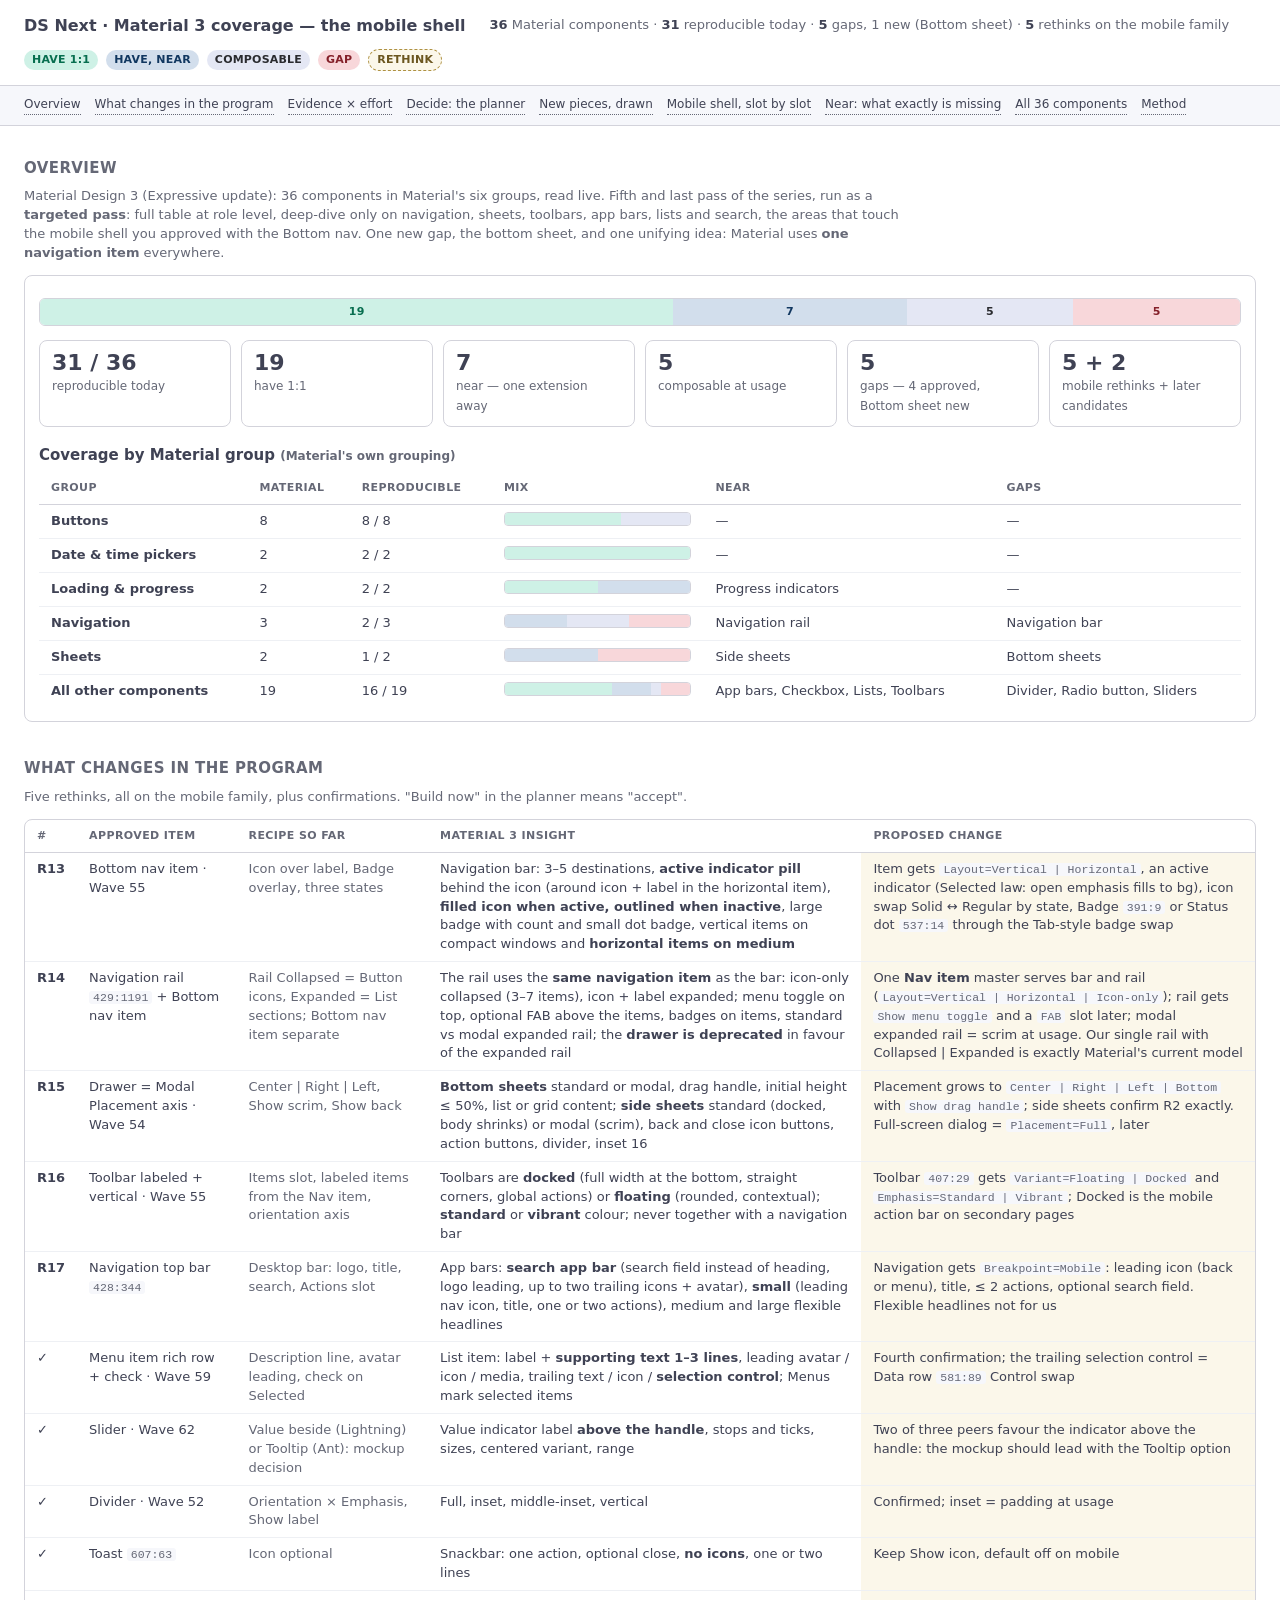
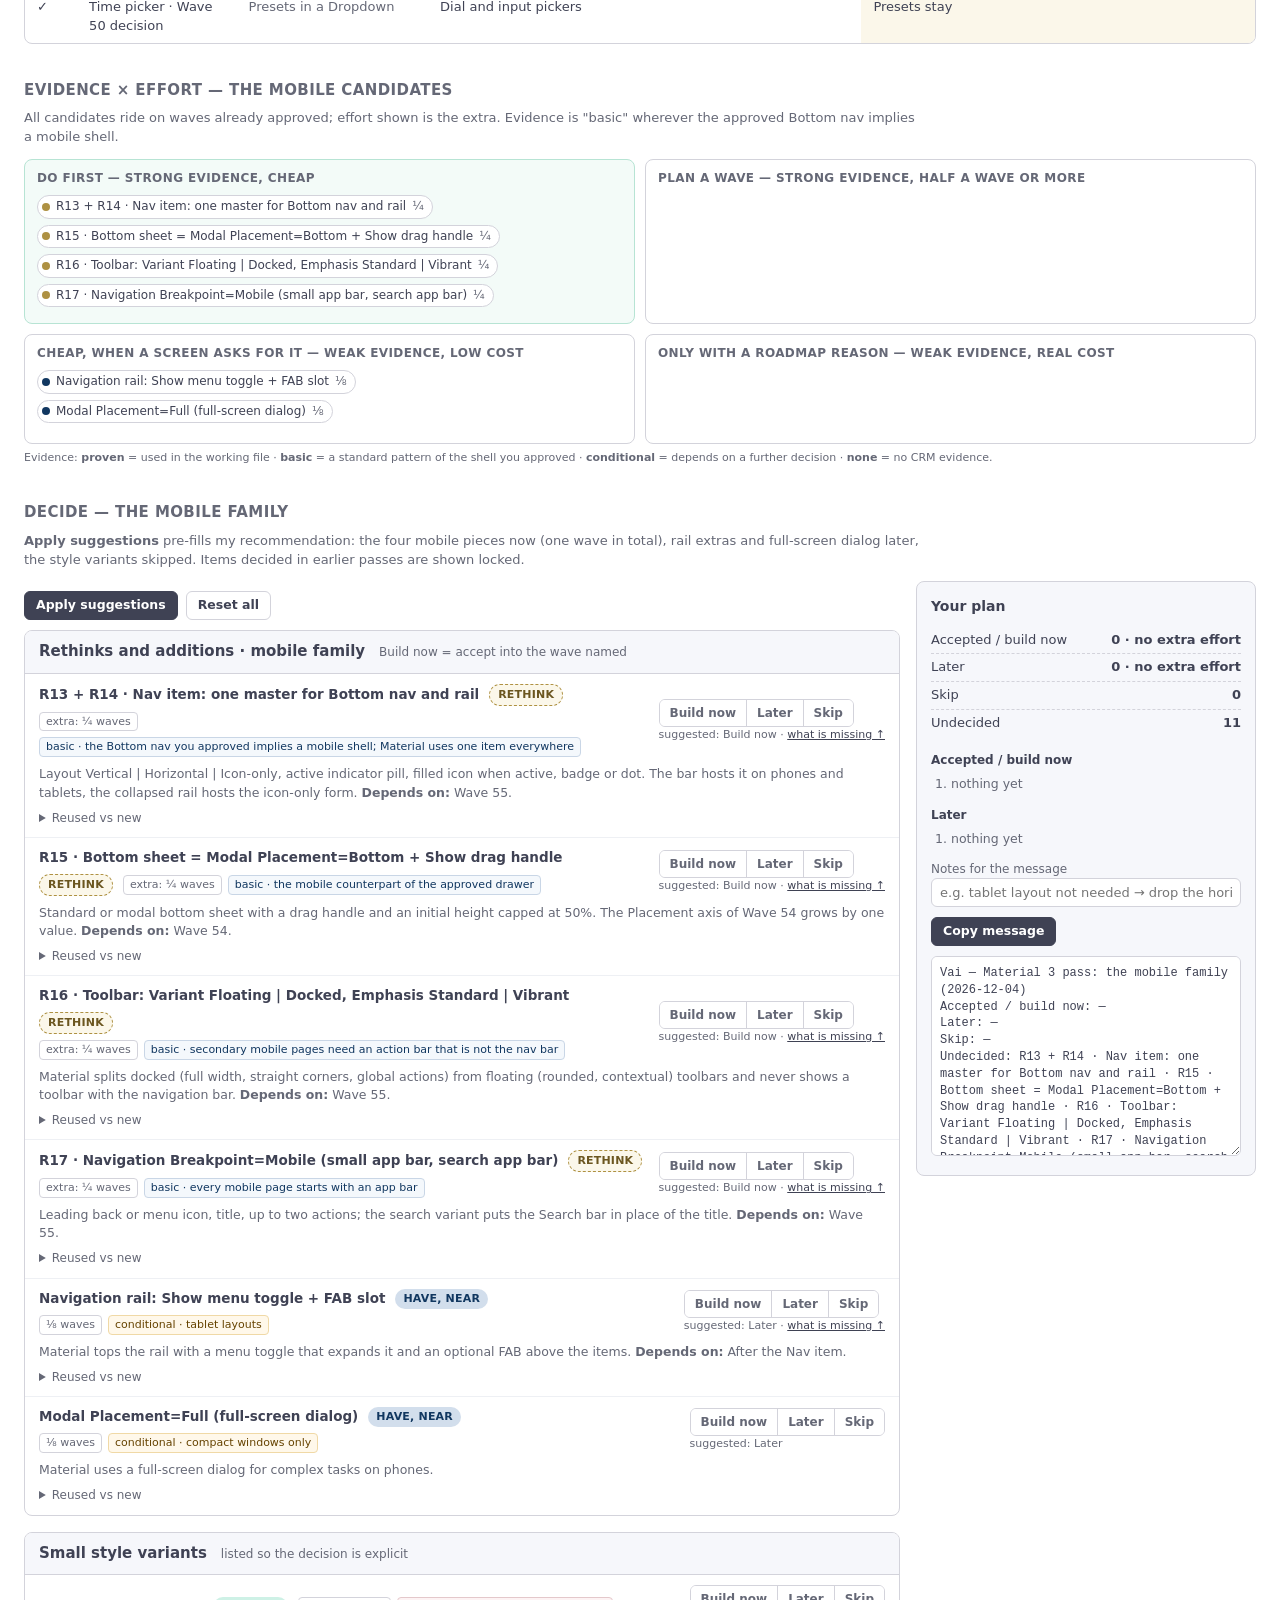
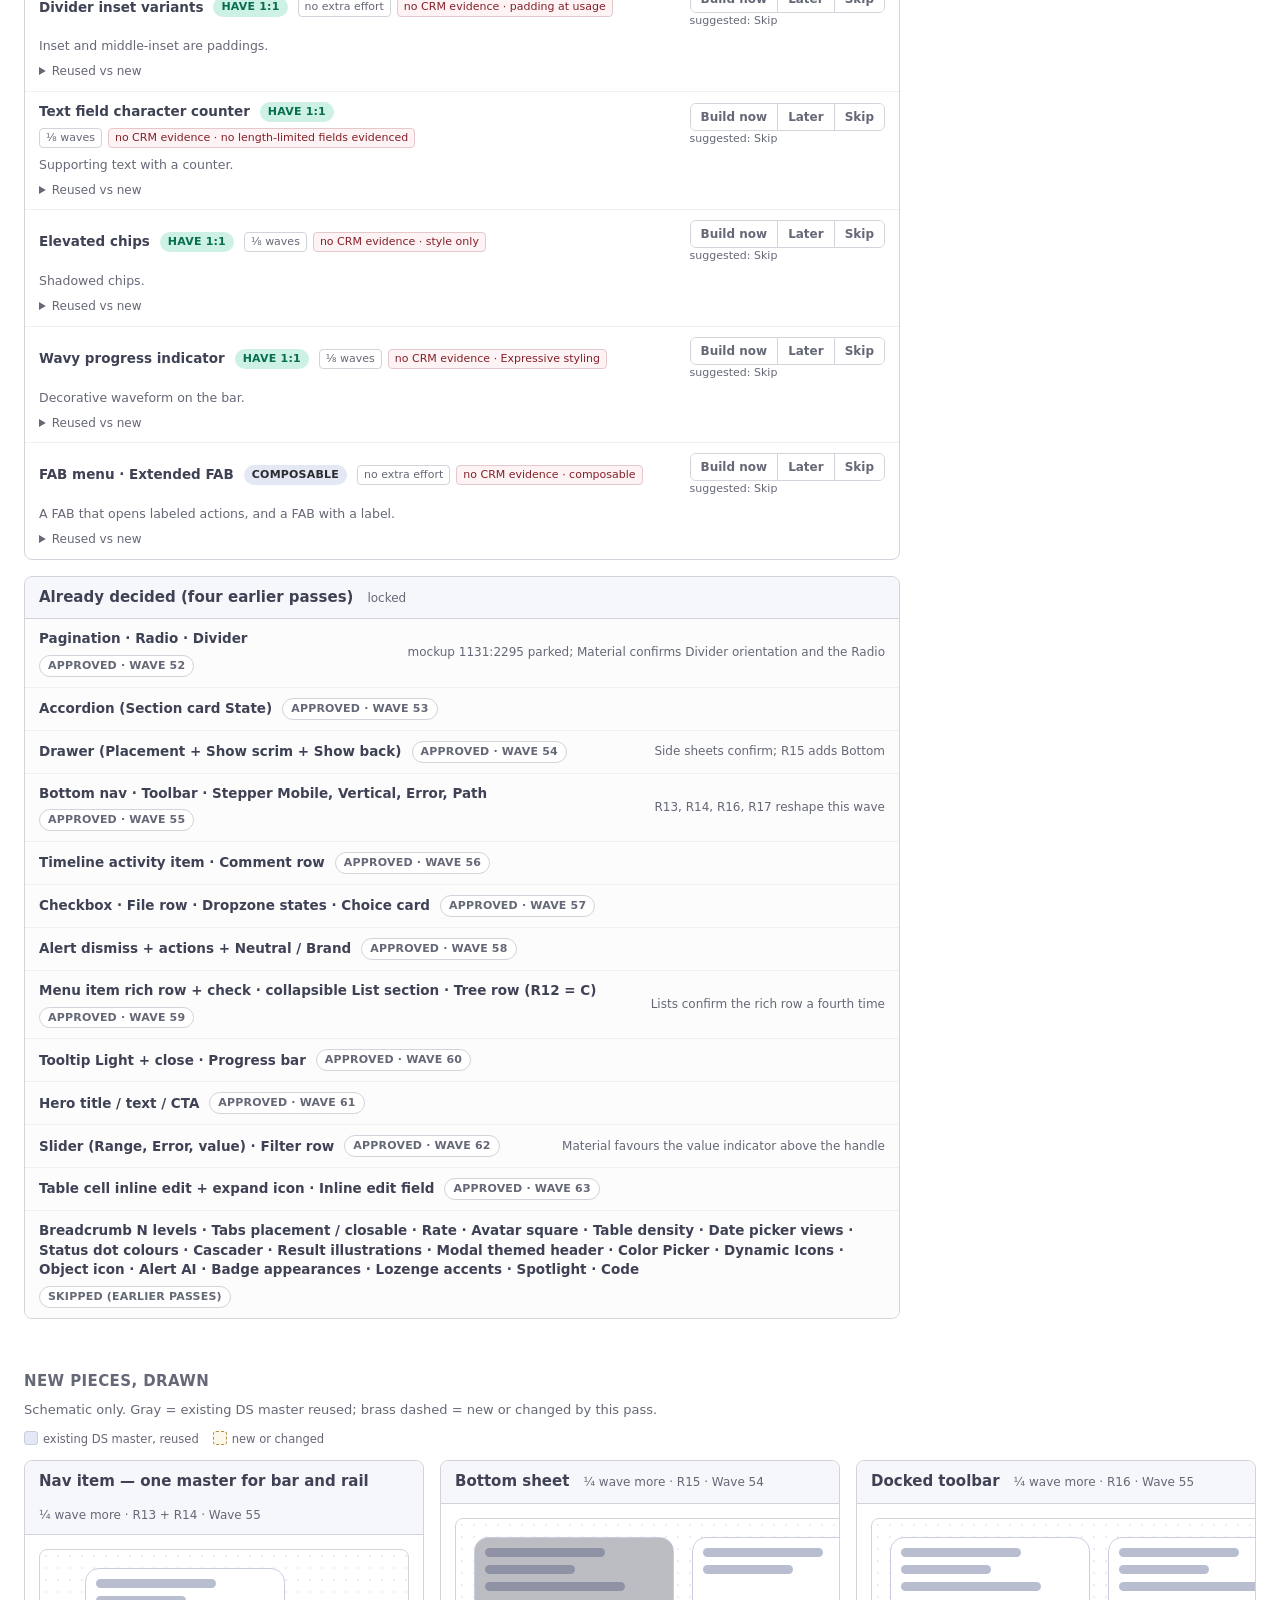
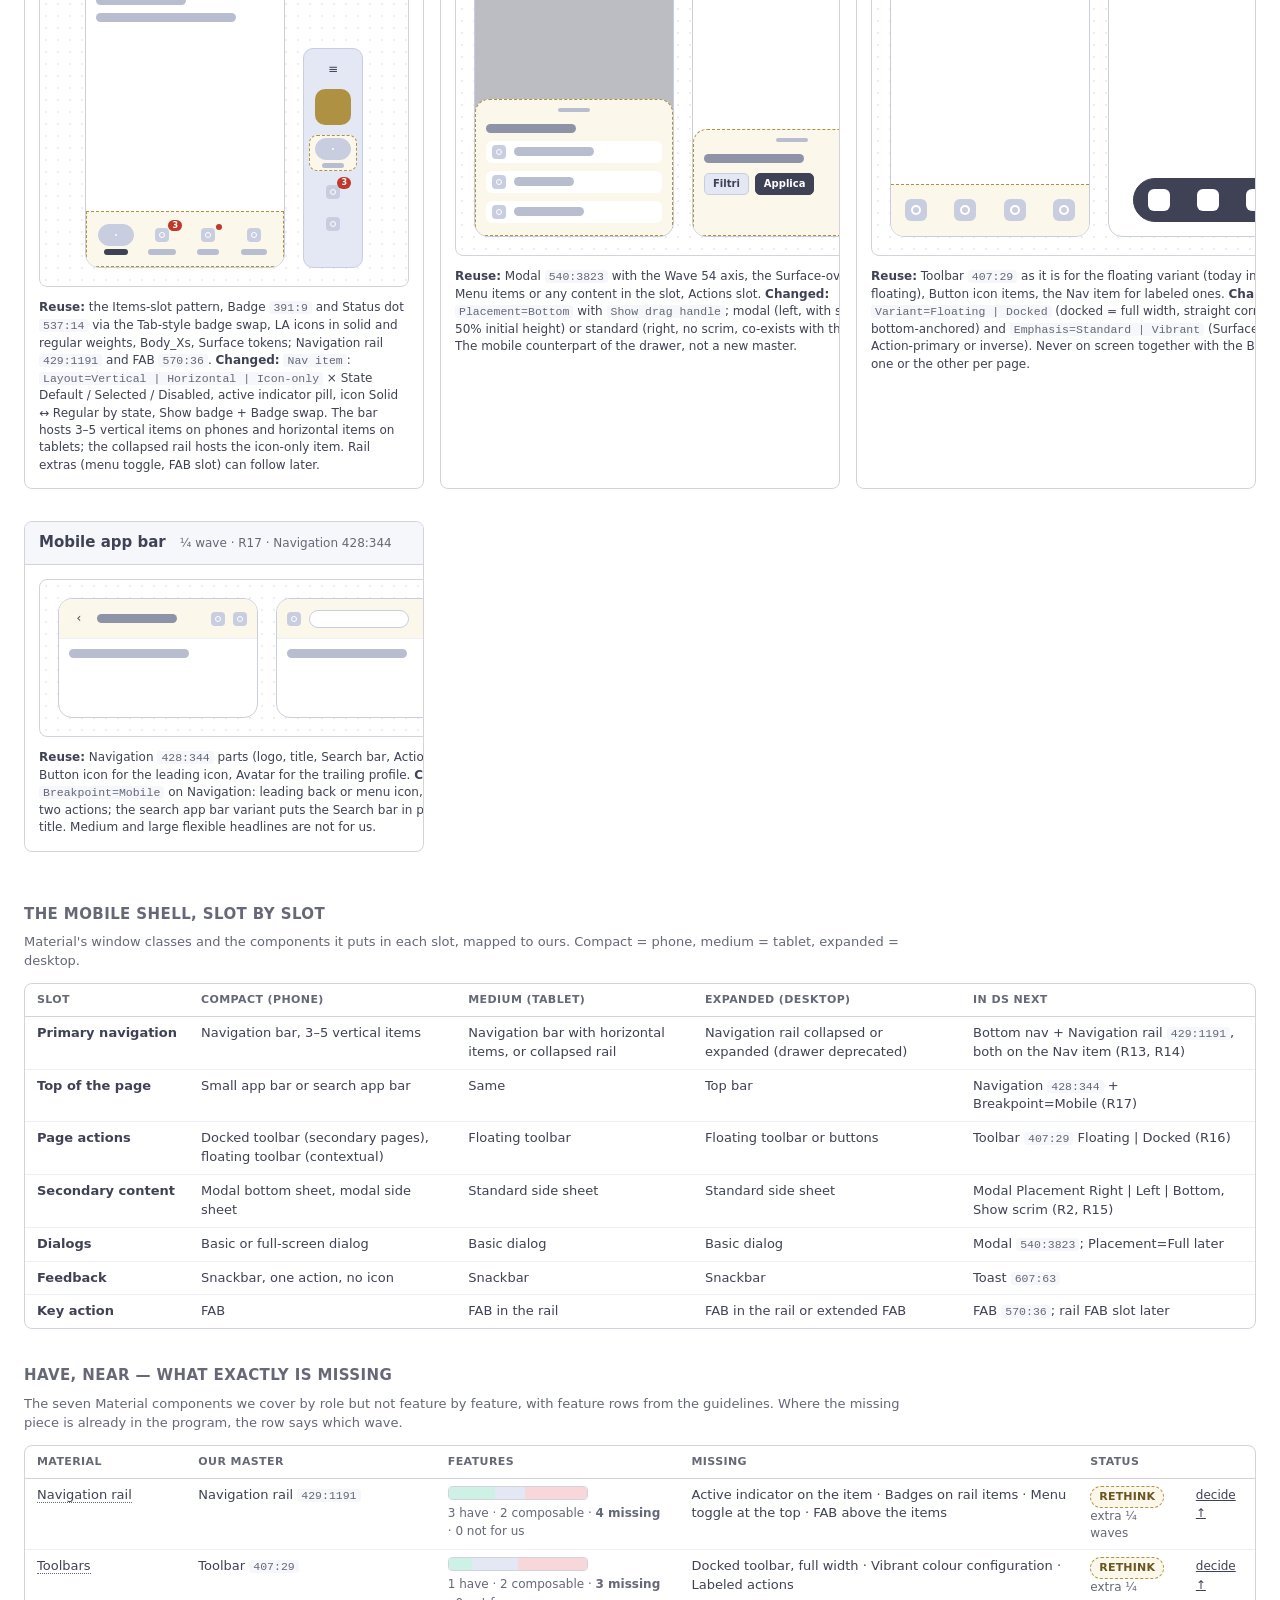
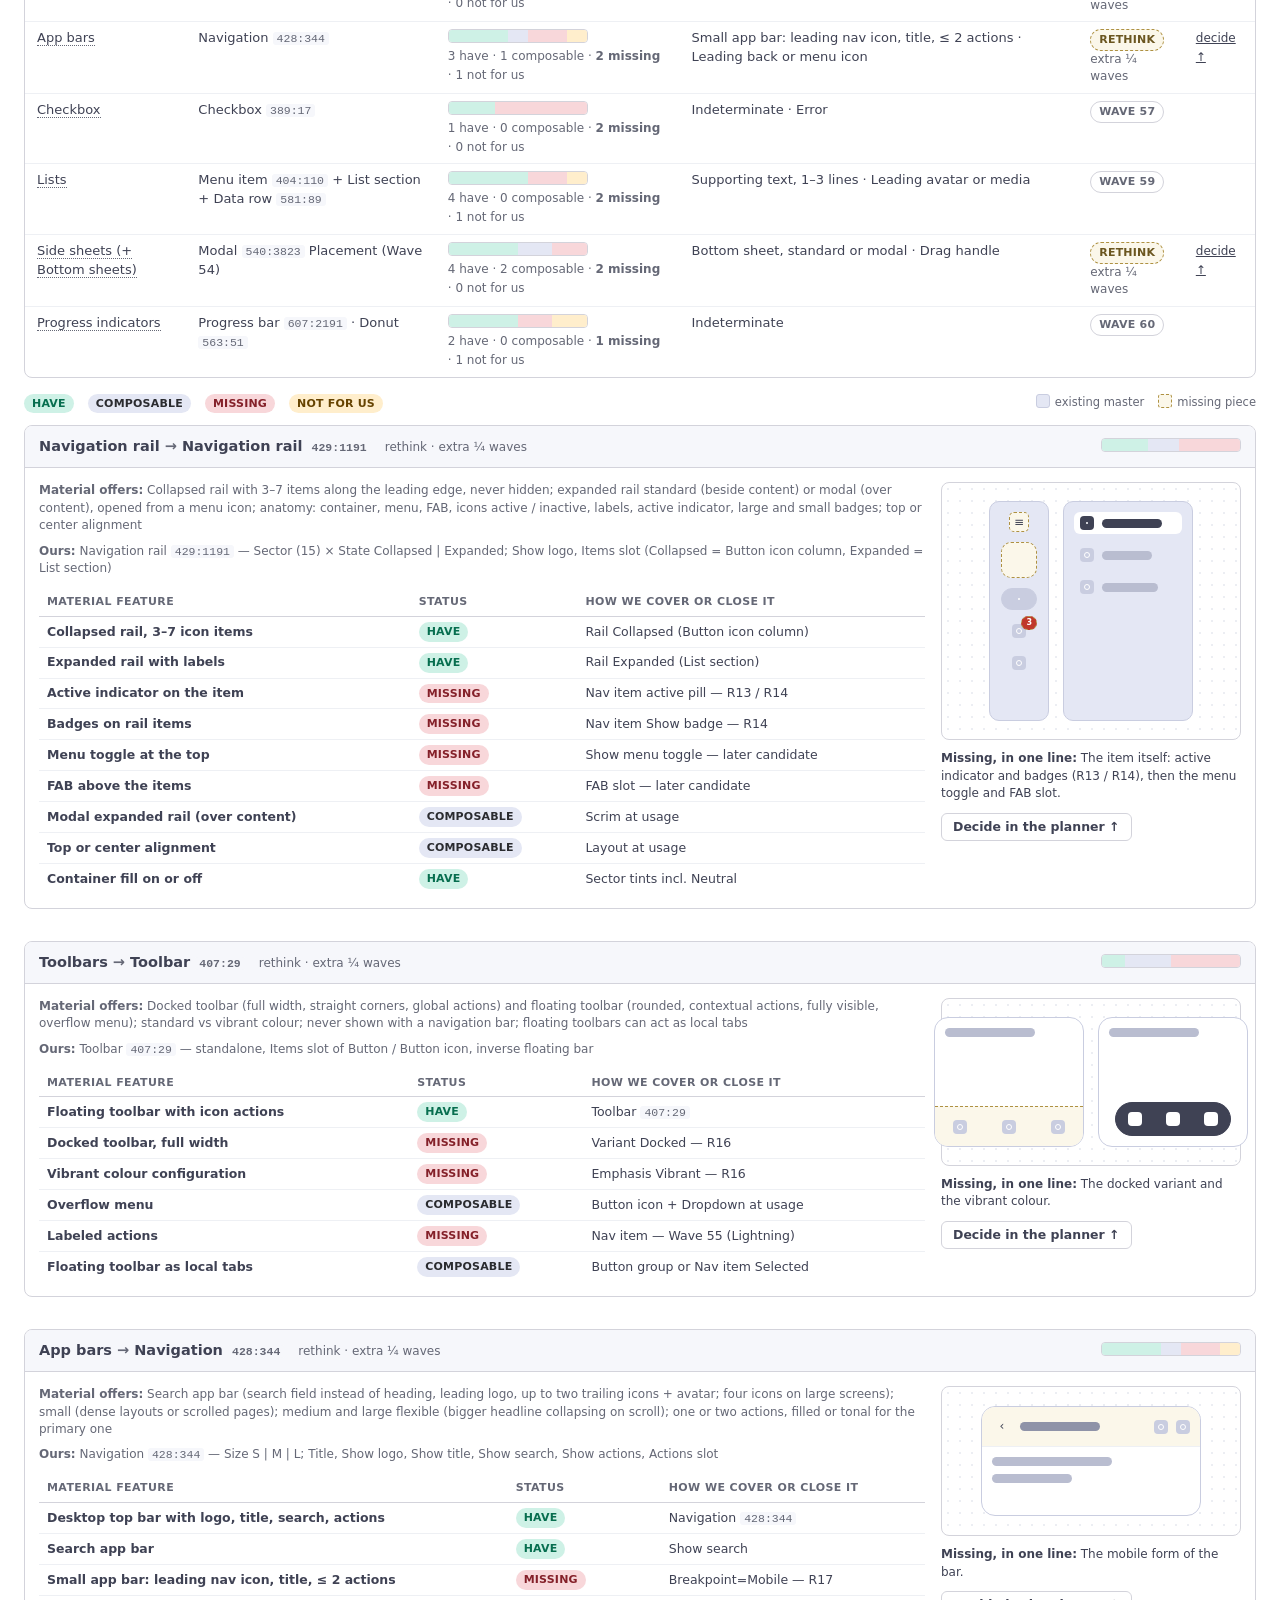
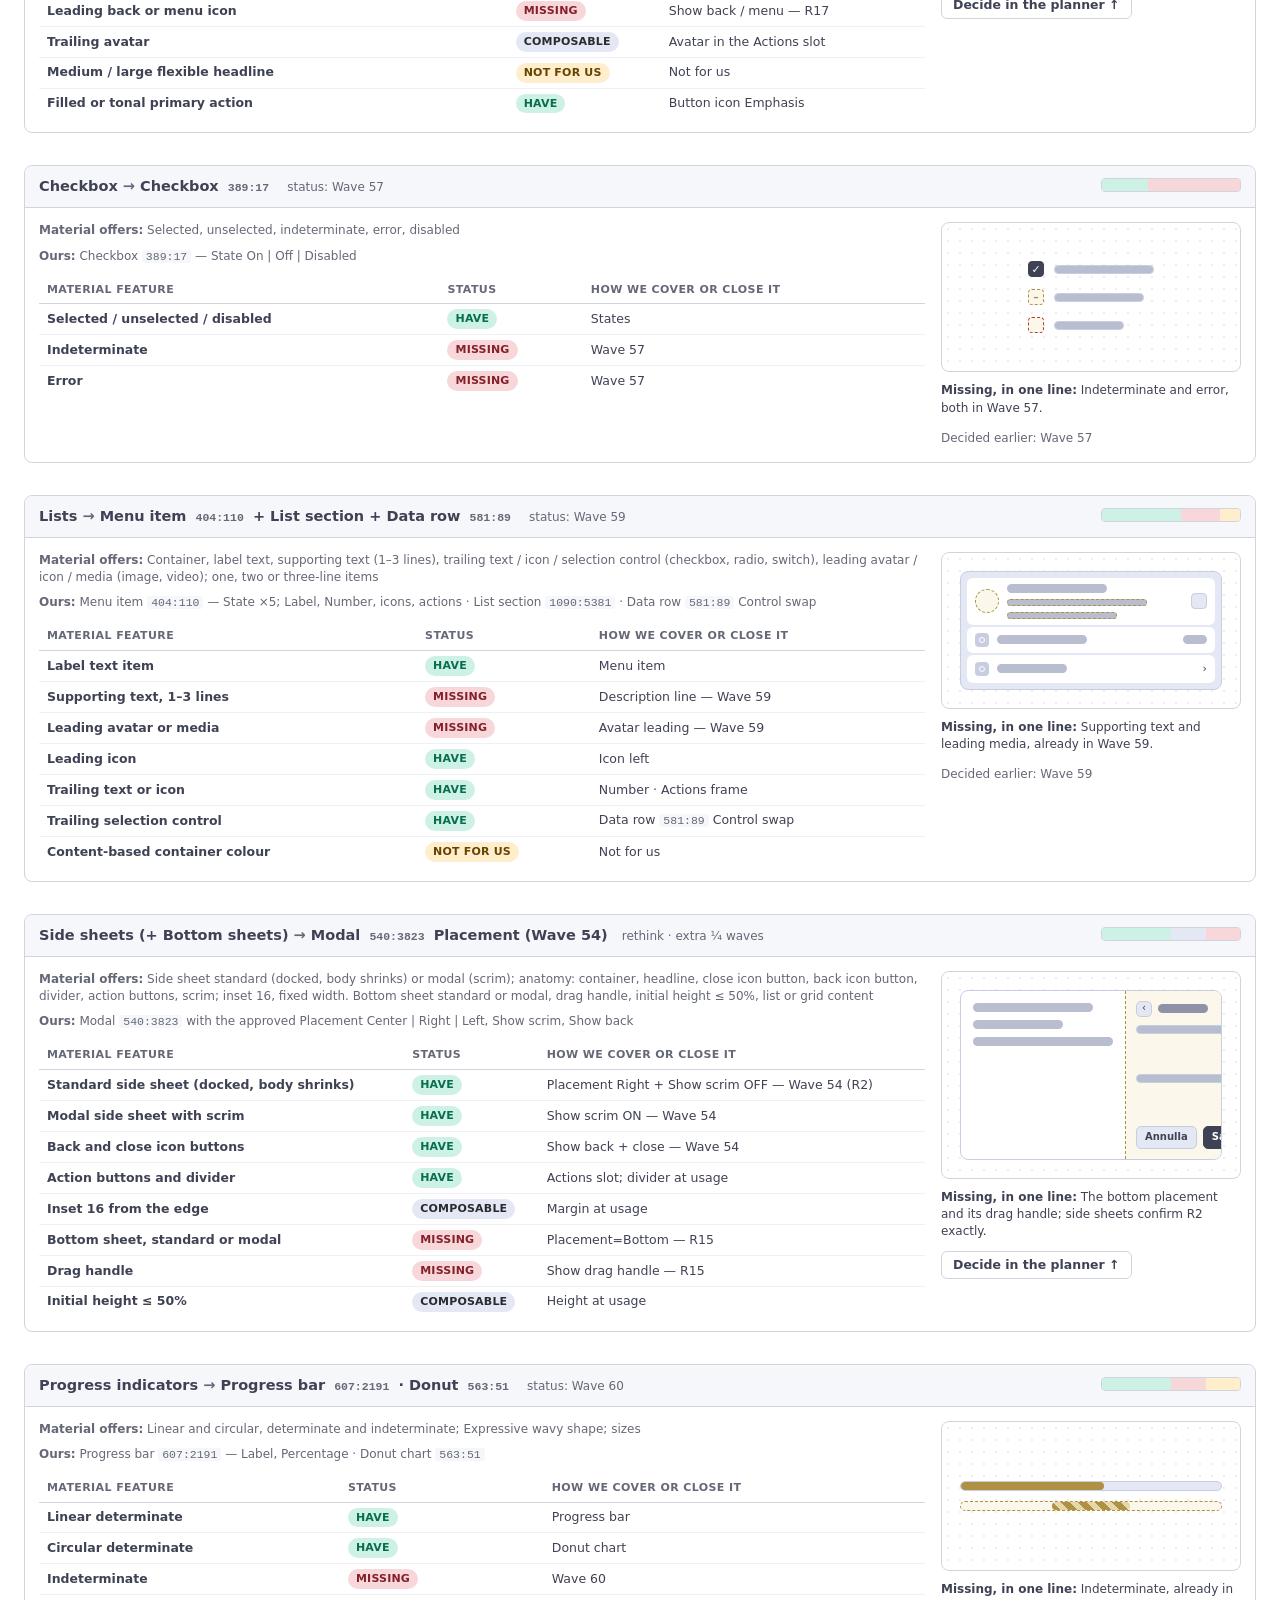
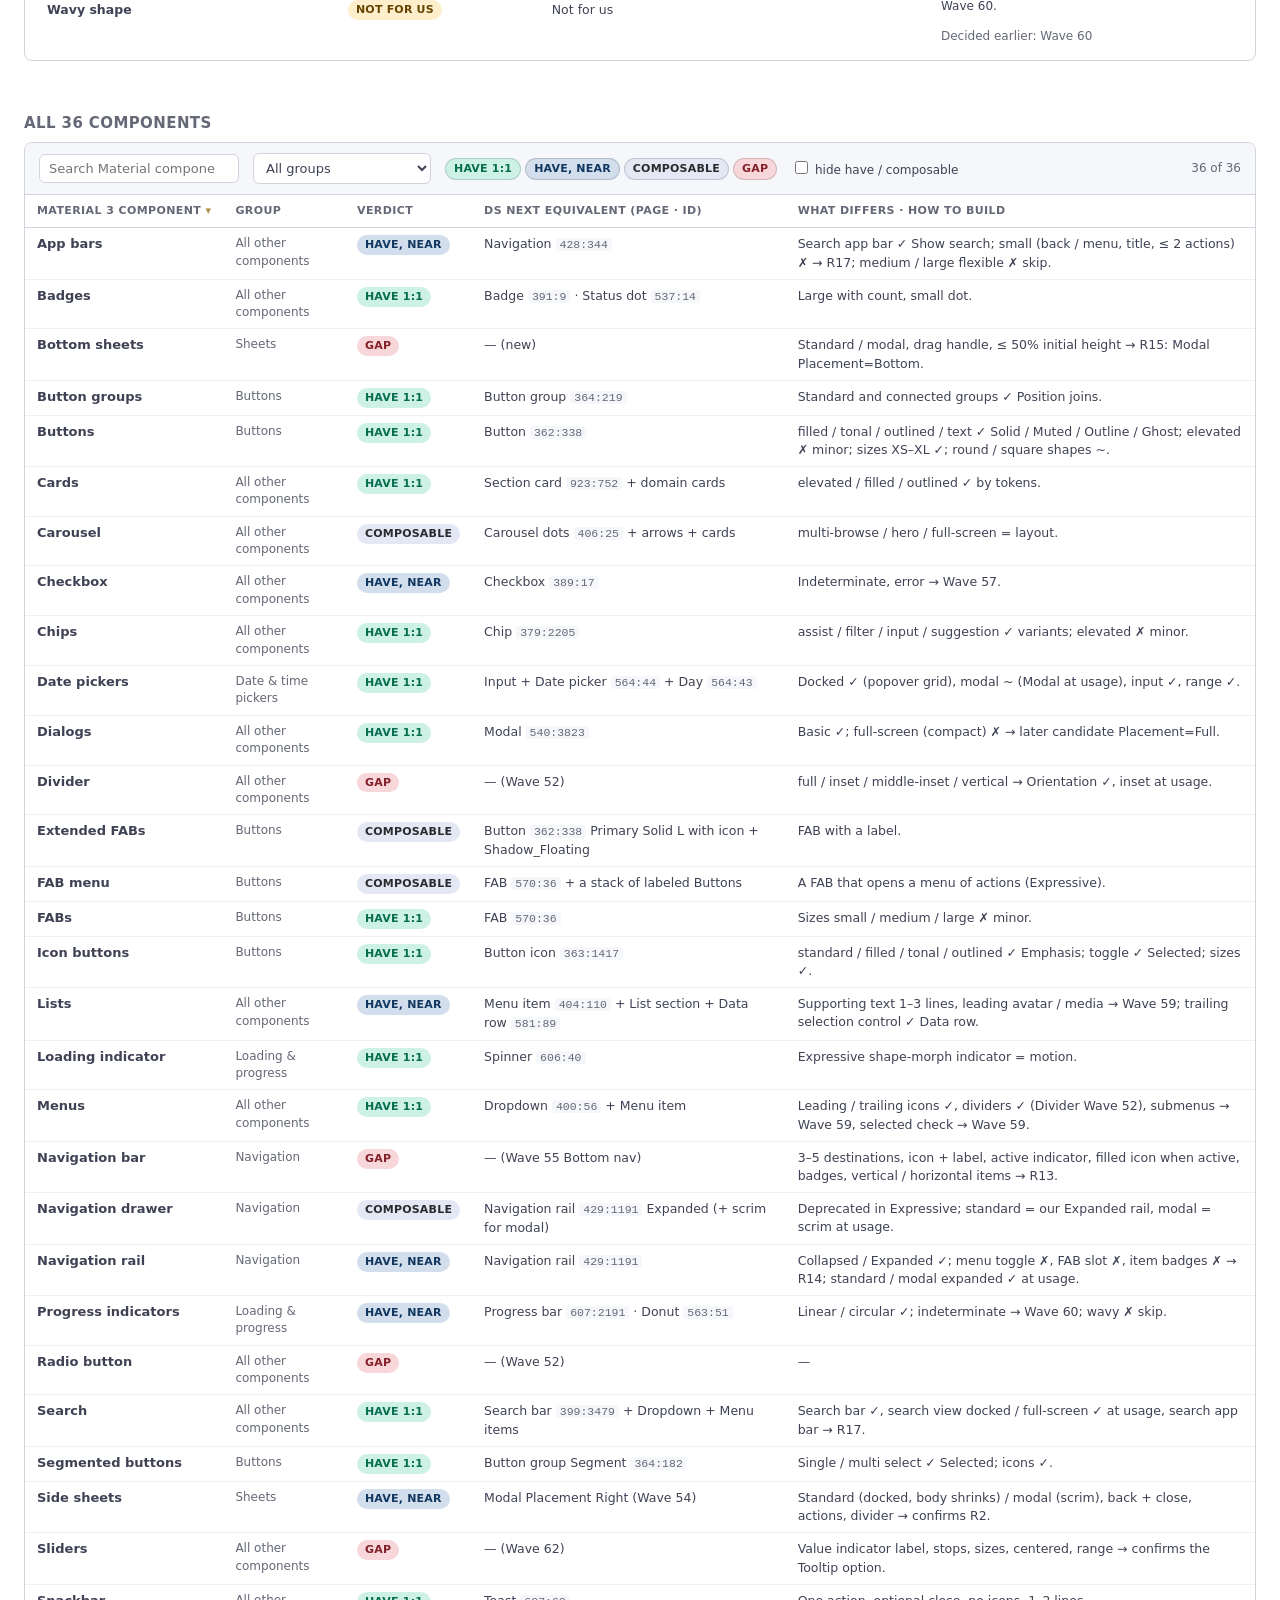
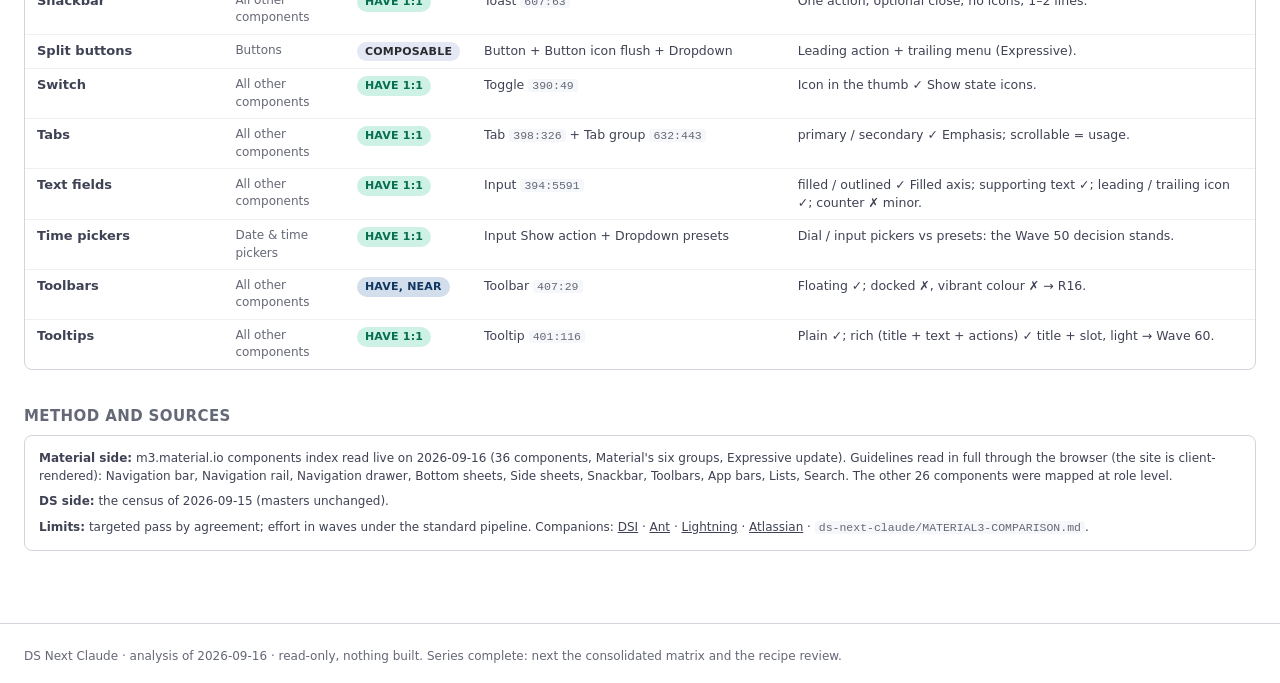
<file: ds-next-confronto-material3/index.html>
<!doctype html>
<html lang="en">
<head>
<meta charset="utf-8">
<meta name="viewport" content="width=device-width, initial-scale=1">
<title>DS Next · Material 3 coverage — the mobile shell</title>
<style>
  :root{--bg:#ffffff;--ink:#3f4254;--muted:#656876;--line:#d3d3db;--soft:#f6f7fb;--brass:#ae9142;--brass-soft:#fbf7ea;
    --have:#cef1e6;--have-ink:#076e4f;--near:#d2deec;--near-ink:#113760;--comp:#e4e7f4;--comp-ink:#2a2b2f;--behav:#f1f1f4;--behav-ink:#656876;
    --gap:#f8d7da;--gap-ink:#842029;--scope:#ffeecc;--scope-ink:#664300}
  *{box-sizing:border-box}
  body{margin:0;background:var(--bg);color:var(--ink);font:14px/1.45 "Nunito Sans",system-ui,-apple-system,"Segoe UI",Roboto,sans-serif}
  header{position:sticky;top:0;z-index:5;background:#fff;border-bottom:1px solid var(--line);padding:14px 24px;display:flex;flex-wrap:wrap;gap:12px 24px;align-items:center}
  header h1{font-size:16px;margin:0;font-weight:700}
  header .tot{color:var(--muted);font-size:13px}
  header .tot b{color:var(--ink)}
  .legend{display:flex;gap:8px;flex-wrap:wrap;align-items:center;font-size:12px}
  .chip{display:inline-block;padding:2px 8px;border-radius:999px;font-size:11px;font-weight:700;letter-spacing:.2px;text-transform:uppercase;white-space:nowrap}
  .chip.have{background:var(--have);color:var(--have-ink)}
  .chip.near{background:var(--near);color:var(--near-ink)}
  .chip.comp{background:var(--comp);color:var(--comp-ink)}
  .chip.gap{background:var(--gap);color:var(--gap-ink)}
  .chip.scope{background:var(--scope);color:var(--scope-ink)}
  .chip.lock{background:#fff;color:var(--muted);border:1px solid var(--line)}
  .chip.re{background:var(--brass-soft);color:#6b5620;border:1px dashed var(--brass)}
  nav.top{padding:10px 24px;border-bottom:1px solid var(--line);background:var(--soft);font-size:12px;display:flex;flex-wrap:wrap;gap:6px 14px}
  nav.top a{color:var(--ink);text-decoration:none;border-bottom:1px dotted var(--muted)}
  main{padding:24px;max-width:1400px;margin:0 auto}
  h2{font-size:15px;margin:36px 0 8px;color:var(--muted);font-weight:700;text-transform:uppercase;letter-spacing:.4px}
  h2:first-child{margin-top:8px}
  h3{font-size:15px;margin:0}
  .intro{color:var(--muted);font-size:13px;max-width:900px;margin:0 0 12px}
  .intro a,.small a{color:var(--ink)}
  .card{border:1px solid var(--line);border-radius:8px;background:#fff;overflow:hidden;margin:0 0 16px}
  .card-h{display:flex;align-items:baseline;gap:14px;padding:10px 14px;background:var(--soft);border-bottom:1px solid var(--line);flex-wrap:wrap}
  .card-h .n{color:var(--muted);font-size:12px}
  .card-b{padding:14px}
  code,.id{font-family:ui-monospace,SFMono-Regular,Menlo,monospace;font-size:11.5px;color:var(--muted);background:var(--soft);padding:0 4px;border-radius:3px}
  .muted{color:var(--muted)}
  .small{font-size:12px}
  .bar{display:flex;height:28px;border-radius:6px;overflow:hidden;border:1px solid var(--line);margin:8px 0 6px}
  .bar div{display:flex;align-items:center;justify-content:center;font-size:11px;font-weight:700;letter-spacing:.2px}
  .bar .have{background:var(--have);color:var(--have-ink)} .bar .near{background:var(--near);color:var(--near-ink)} .bar .comp{background:var(--comp);color:var(--comp-ink)} .bar .gap{background:var(--gap);color:var(--gap-ink)}
  .kpis{display:grid;grid-template-columns:repeat(auto-fit,minmax(150px,1fr));gap:10px;margin:14px 0 0}
  .kpi{border:1px solid var(--line);border-radius:8px;padding:10px 12px;background:#fff}
  .kpi b{display:block;font-size:22px;line-height:1.1}
  .kpi span{font-size:12px;color:var(--muted)}
  table{width:100%;border-collapse:collapse}
  th{font-size:11px;text-transform:uppercase;letter-spacing:.4px;color:var(--muted);font-weight:700;text-align:left;padding:8px 12px;border-bottom:1px solid var(--line);white-space:nowrap}
  td{padding:7px 12px;border-bottom:1px solid #eef0f4;vertical-align:top;font-size:13px}
  tr:last-child td{border-bottom:0}
  .grp td:first-child{white-space:nowrap;font-weight:600}
  .mini{display:flex;height:14px;border-radius:4px;overflow:hidden;border:1px solid var(--line);min-width:160px}
  .mini div{height:100%}
  .re-table td:first-child{white-space:nowrap;font-weight:600}
  .re-table td.was{color:var(--muted)}
  .re-table td.now{background:var(--brass-soft)}
  .quad{display:grid;grid-template-columns:1fr 1fr;gap:10px}
  .q{border:1px solid var(--line);border-radius:8px;padding:10px 12px;min-height:110px;background:#fff}
  .q h4{margin:0 0 8px;font-size:12px;text-transform:uppercase;letter-spacing:.4px;color:var(--muted)}
  .q .qi{display:inline-flex;align-items:center;gap:6px;border:1px solid var(--line);border-radius:999px;padding:2px 8px 2px 4px;font-size:12px;margin:0 6px 6px 0;background:#fff}
  .q .qi .dot{width:8px;height:8px;border-radius:50%;display:inline-block}
  .q.first{background:#f3fbf8;border-color:#b7e4d4}
  .axis{font-size:11px;color:var(--muted);margin:6px 0 0}
  .planner{display:grid;grid-template-columns:minmax(0,1fr) 340px;gap:16px;align-items:start}
  .summary{position:sticky;top:76px;border:1px solid var(--line);border-radius:8px;background:var(--soft);padding:14px}
  .summary h3{margin:0 0 10px;font-size:14px}
  .summary .row{display:flex;justify-content:space-between;gap:10px;font-size:13px;padding:4px 0;border-bottom:1px dashed var(--line)}
  .summary .row:last-of-type{border-bottom:0}
  .summary ol{margin:6px 0 10px;padding-left:20px;font-size:12.5px}
  .summary textarea{width:100%;height:200px;font:12px/1.4 ui-monospace,SFMono-Regular,Menlo,monospace;border:1px solid var(--line);border-radius:6px;padding:8px;resize:vertical;background:#fff;color:var(--ink)}
  .summary input[type=text]{width:100%;font:13px "Nunito Sans",system-ui,sans-serif;border:1px solid var(--line);border-radius:6px;padding:6px 8px;background:#fff;color:var(--ink)}
  .btn{font:12.5px/1 "Nunito Sans",system-ui,sans-serif;font-weight:700;border:1px solid var(--line);background:#fff;color:var(--ink);border-radius:6px;padding:7px 11px;cursor:pointer}
  .btn:hover{background:var(--soft)}
  .btn.primary{background:var(--ink);color:#fff;border-color:var(--ink)}
  .btn.primary:hover{background:#2a2b2f}
  .btns{display:flex;gap:8px;flex-wrap:wrap;margin:10px 0}
  .prow{display:grid;grid-template-columns:minmax(0,1fr) auto;gap:8px 14px;padding:10px 14px;border-bottom:1px solid #eef0f4;align-items:center}
  .prow:last-child{border-bottom:0}
  .prow .t{display:flex;flex-wrap:wrap;gap:6px 10px;align-items:center}
  .prow .t b{font-size:13.5px}
  .prow .why{grid-column:1 / -1;font-size:12.5px;color:var(--muted)}
  .prow .meta{display:flex;gap:6px;flex-wrap:wrap;font-size:11.5px;color:var(--muted);align-items:center}
  .prow.locked{background:#fcfcfd}
  .tag{display:inline-block;border:1px solid var(--line);border-radius:4px;padding:1px 6px;font-size:11px;color:var(--muted);background:#fff;white-space:normal}
  .tag.ev3{border-color:#b7e4d4;background:#f3fbf8;color:var(--have-ink)} .tag.ev2{border-color:#c9d6e6;background:#f4f8fc;color:var(--near-ink)} .tag.ev1{border-color:#f0d9a6;background:#fff8ea;color:var(--scope-ink)} .tag.ev0{border-color:#e4c8cb;background:#fdf3f4;color:var(--gap-ink)}
  .seg{display:inline-flex;border:1px solid var(--line);border-radius:6px;overflow:hidden}
  .seg button{font:12px/1 "Nunito Sans",system-ui,sans-serif;font-weight:700;border:0;background:#fff;color:var(--muted);padding:7px 10px;cursor:pointer;border-right:1px solid var(--line)}
  .seg button:last-child{border-right:0}
  .seg button:hover{background:var(--soft)}
  .seg button.on.build{background:var(--have);color:var(--have-ink)}
  .seg button.on.later{background:var(--near);color:var(--near-ink)}
  .seg button.on.skip{background:var(--comp);color:var(--comp-ink)}
  .prow details{grid-column:1 / -1;font-size:12.5px}
  .prow summary{cursor:pointer;color:var(--muted);font-size:12px}
  .prow .rn{display:grid;grid-template-columns:1fr 1fr;gap:10px;margin:8px 0 2px}
  .prow .rn div{border-radius:6px;padding:8px 10px;font-size:12.5px}
  .prow .rn .re{background:var(--comp)}
  .prow .rn .ne{background:var(--brass-soft);border:1px dashed var(--brass)}
  .prow .rn b{display:block;font-size:11px;text-transform:uppercase;letter-spacing:.3px;color:var(--muted);margin-bottom:3px}
  .sug{font-size:11px;color:var(--muted)}
  .sug a{color:var(--ink)}
  .gaps{display:grid;grid-template-columns:repeat(auto-fit,minmax(min(380px,100%),1fr));gap:16px}
  .gap-card .card-b{display:grid;gap:12px}
  .mock{background:#fff;border:1px solid var(--line);border-radius:8px;padding:18px;display:flex;justify-content:center;align-items:center;min-height:130px;background-image:radial-gradient(#eceef3 1px,transparent 1px);background-size:12px 12px}
  .m-reuse{background:#e4e7f4;border:1px solid #c9cde0}
  .m-new{border:1.5px dashed var(--brass);background:var(--brass-soft)}
  .mlegend{display:flex;gap:14px;font-size:11.5px;color:var(--muted);flex-wrap:wrap}
  .mlegend i{display:inline-block;width:14px;height:14px;border-radius:3px;vertical-align:-2px;margin-right:5px}
  .ico{width:22px;height:22px;border-radius:6px;background:#c9cde0;display:inline-block;position:relative;flex:0 0 auto}
  .ico:after{content:"";position:absolute;inset:6px;border:2px solid #fff;border-radius:50%}
  .ico.sm{width:14px;height:14px;border-radius:4px}
  .ico.sm:after{inset:4px;border-width:1.5px}
  .ico.solid:after{background:#fff;border-width:0;inset:6px}
  .lbl{height:9px;border-radius:5px;background:#b9bdd0;display:inline-block}
  .mtx{display:grid;gap:6px;flex:1;min-width:0}
  .mbtns{display:flex;gap:6px;margin-top:2px}
  .mbtn{font-size:10px;font-weight:700;padding:3px 8px;border-radius:5px;color:var(--ink)}
  .mx{width:20px;height:20px;border-radius:5px;display:inline-flex;align-items:center;justify-content:center;font-size:12px;color:var(--ink);flex:0 0 auto}
  .li{display:flex;align-items:center;gap:8px;padding:6px 8px;border-radius:6px;background:#fff}
  .phone{width:200px;height:300px;border-radius:14px;background:#fff;border:1px solid #c9cde0;position:relative;overflow:hidden;display:flex;flex-direction:column}
  .phone .content{flex:1;padding:10px;display:grid;gap:8px;align-content:start}
  .phone .appbar{height:40px;display:flex;align-items:center;gap:8px;padding:0 10px;border-bottom:1px solid #eef0f4}
  .phone .navbar{height:56px;display:flex;justify-content:space-around;align-items:center;padding:0 6px;border-top:1px solid #eef0f4}
  .navit{display:flex;flex-direction:column;align-items:center;gap:3px;width:44px;position:relative}
  .navit .pill{width:36px;height:22px;border-radius:11px;display:flex;align-items:center;justify-content:center}
  .navit .badge{position:absolute;top:-4px;right:2px;background:#c0392b;color:#fff;font-size:8px;font-weight:700;border-radius:999px;padding:1px 4px;line-height:1.2}
  .navit .dotb{position:absolute;top:0;right:8px;width:6px;height:6px;border-radius:50%;background:#c0392b}
  .railm{width:60px;height:220px;border-radius:10px;display:flex;flex-direction:column;align-items:center;gap:10px;padding:10px 0}
  .railm .fab{width:36px;height:36px;border-radius:10px;background:var(--brass)}
  .sheet-b{position:absolute;left:0;right:0;bottom:0;height:46%;border-radius:14px 14px 0 0;padding:8px 10px;display:grid;gap:8px;align-content:start}
  .sheet-b .handle{width:32px;height:4px;border-radius:2px;background:#b9bdd0;margin:0 auto 4px}
  .scrim{position:absolute;inset:0;background:rgba(63,66,84,.35)}
  .tbdock{position:absolute;left:0;right:0;bottom:0;height:52px;display:flex;justify-content:space-around;align-items:center}
  .tbfloat{position:absolute;left:24px;right:24px;bottom:14px;height:44px;border-radius:22px;display:flex;justify-content:space-around;align-items:center}
  .mk-list{width:270px;border-radius:8px;padding:6px;display:grid;gap:2px}
  .av{width:24px;height:24px;border-radius:50%;flex:0 0 auto}
  .mk-drawer{width:320px;height:170px;border-radius:8px;position:relative;overflow:hidden;background:#fff!important;display:flex}
  .mk-drawer .page{flex:1;padding:12px;display:grid;gap:8px;align-content:start}
  .mk-drawer .sheet{width:140px;background:var(--brass-soft);border-left:1.5px dashed var(--brass);display:grid;grid-template-rows:auto 1fr auto;gap:8px;padding:10px}
  .mk-drawer .sheet .hd{display:flex;align-items:center;gap:6px}
  .mk-drawer .sheet .ft{display:flex;gap:6px;justify-content:flex-end}
  .pb{height:10px;border-radius:5px;overflow:hidden;position:relative}
  .fill{height:100%;width:55%;background:var(--brass);border-radius:5px}
  .fill.ind{width:30%;margin-left:35%;background:repeating-linear-gradient(45deg,var(--brass) 0 6px,#e5d7a8 6px 12px)}
  .mk-prog{width:280px;display:grid;gap:10px}
  .rm{display:grid;gap:12px} .rm .r{display:flex;align-items:center;gap:10px}
  .cb{width:16px;height:16px;border-radius:4px;display:inline-flex;align-items:center;justify-content:center;font-size:11px;font-weight:700;color:#fff;flex:0 0 auto}
  .cb.on{background:var(--ink);border-color:var(--ink)} .cb.mixed{color:var(--brass)}
  .walk td:first-child{white-space:nowrap;font-weight:600}
  .nsum td.nm a{color:var(--ink);text-decoration:none;border-bottom:1px dotted var(--muted)}
  .nsum .mini{margin-bottom:4px}
  .nears{display:grid;grid-template-columns:1fr;gap:16px}
  .near-card .card-h h3{font-size:14.5px}
  .near-b{display:grid;grid-template-columns:minmax(0,1fr) 300px;gap:16px;padding:14px}
  .near-b .mock{min-height:150px}
  table.feat th{padding:6px 8px}
  table.feat td{font-size:12.5px;padding:5px 8px;vertical-align:middle}
  table.feat td:first-child{font-weight:600}
  .nbar{min-width:120px;width:140px}
  .filters{display:flex;flex-wrap:wrap;gap:10px 14px;align-items:center;padding:10px 14px;background:var(--soft);border-bottom:1px solid var(--line);font-size:12.5px}
  .filters input[type=search]{font:13px "Nunito Sans",system-ui,sans-serif;border:1px solid var(--line);border-radius:6px;padding:6px 9px;min-width:200px;background:#fff;color:var(--ink)}
  .filters select{font:13px "Nunito Sans",system-ui,sans-serif;border:1px solid var(--line);border-radius:6px;padding:6px 8px;background:#fff;color:var(--ink)}
  .fchip{cursor:pointer;opacity:.45;border:1px solid transparent}
  .fchip.on{opacity:1;border-color:rgba(0,0,0,.15)}
  .tablewrap{overflow-x:auto}
  #all th{cursor:pointer;user-select:none}
  #all th.sorted:after{content:" ▾";color:var(--brass)}
  #all td.dsc{font-size:12.5px}
  #all td.nm{font-weight:600;white-space:nowrap}
  .count{font-size:12px;color:var(--muted);margin-left:auto}
  footer{padding:24px;color:var(--muted);font-size:12px;border-top:1px solid var(--line);margin-top:32px}
  @media (max-width:900px){.planner{grid-template-columns:1fr}.summary{position:static}.quad{grid-template-columns:1fr}.gaps{grid-template-columns:1fr}.prow .rn{grid-template-columns:1fr}.near-b{grid-template-columns:1fr}}
</style>
</head>
<body>
<header>
  <h1>DS Next · Material 3 coverage — the mobile shell</h1>
  <div class="tot" id="totals"></div>
  <div class="legend">
    <span class="chip have">have 1:1</span><span class="chip near">have, near</span><span class="chip comp">composable</span><span class="chip gap">gap</span><span class="chip re">rethink</span>
  </div>
</header>
<nav class="top">
  <a href="#overview">Overview</a><a href="#rethink">What changes in the program</a><a href="#matrix">Evidence × effort</a><a href="#decide">Decide: the planner</a><a href="#gaps">New pieces, drawn</a><a href="#shell">Mobile shell, slot by slot</a><a href="#near">Near: what exactly is missing</a><a href="#all">All 36 components</a><a href="#method">Method</a>
</nav>
<main>

<h2 id="overview">Overview</h2>
<p class="intro">Material Design 3 (Expressive update): 36 components in Material's six groups, read live. Fifth and last pass of the series, run as a <b>targeted pass</b>: full table at role level, deep-dive only on navigation, sheets, toolbars, app bars, lists and search, the areas that touch the mobile shell you approved with the Bottom nav. One new gap, the bottom sheet, and one unifying idea: Material uses <b>one navigation item</b> everywhere.</p>
<div class="card"><div class="card-b">
  <div class="bar" id="bar"></div>
  <div class="kpis" id="kpis"></div>
  <h3 style="margin:18px 0 6px">Coverage by Material group <span class="muted small">(Material's own grouping)</span></h3>
  <div class="tablewrap"><table class="grp" id="grp"></table></div>
</div></div>

<h2 id="rethink">What changes in the program</h2>
<p class="intro">Five rethinks, all on the mobile family, plus confirmations. "Build now" in the planner means "accept".</p>
<div class="card"><div class="tablewrap"><table class="re-table">
  <thead><tr><th>#</th><th>Approved item</th><th>Recipe so far</th><th>Material 3 insight</th><th>Proposed change</th></tr></thead>
  <tbody>
    <tr><td>R13</td><td>Bottom nav item · Wave 55</td><td class="was">Icon over label, Badge overlay, three states</td><td>Navigation bar: 3–5 destinations, <b>active indicator pill</b> behind the icon (around icon + label in the horizontal item), <b>filled icon when active, outlined when inactive</b>, large badge with count and small dot badge, vertical items on compact windows and <b>horizontal items on medium</b></td><td class="now">Item gets <code>Layout=Vertical | Horizontal</code>, an active indicator (Selected law: open emphasis fills to bg), icon swap Solid ↔ Regular by state, Badge <code>391:9</code> or Status dot <code>537:14</code> through the Tab-style badge swap</td></tr>
    <tr><td>R14</td><td>Navigation rail <code>429:1191</code> + Bottom nav item</td><td class="was">Rail Collapsed = Button icons, Expanded = List sections; Bottom nav item separate</td><td>The rail uses the <b>same navigation item</b> as the bar: icon-only collapsed (3–7 items), icon + label expanded; menu toggle on top, optional FAB above the items, badges on items, standard vs modal expanded rail; the <b>drawer is deprecated</b> in favour of the expanded rail</td><td class="now">One <b>Nav item</b> master serves bar and rail (<code>Layout=Vertical | Horizontal | Icon-only</code>); rail gets <code>Show menu toggle</code> and a <code>FAB</code> slot later; modal expanded rail = scrim at usage. Our single rail with Collapsed | Expanded is exactly Material's current model</td></tr>
    <tr><td>R15</td><td>Drawer = Modal Placement axis · Wave 54</td><td class="was">Center | Right | Left, Show scrim, Show back</td><td><b>Bottom sheets</b> standard or modal, drag handle, initial height ≤ 50%, list or grid content; <b>side sheets</b> standard (docked, body shrinks) or modal (scrim), back and close icon buttons, action buttons, divider, inset 16</td><td class="now">Placement grows to <code>Center | Right | Left | Bottom</code> with <code>Show drag handle</code>; side sheets confirm R2 exactly. Full-screen dialog = <code>Placement=Full</code>, later</td></tr>
    <tr><td>R16</td><td>Toolbar labeled + vertical · Wave 55</td><td class="was">Items slot, labeled items from the Nav item, orientation axis</td><td>Toolbars are <b>docked</b> (full width at the bottom, straight corners, global actions) or <b>floating</b> (rounded, contextual); <b>standard</b> or <b>vibrant</b> colour; never together with a navigation bar</td><td class="now">Toolbar <code>407:29</code> gets <code>Variant=Floating | Docked</code> and <code>Emphasis=Standard | Vibrant</code>; Docked is the mobile action bar on secondary pages</td></tr>
    <tr><td>R17</td><td>Navigation top bar <code>428:344</code></td><td class="was">Desktop bar: logo, title, search, Actions slot</td><td>App bars: <b>search app bar</b> (search field instead of heading, logo leading, up to two trailing icons + avatar), <b>small</b> (leading nav icon, title, one or two actions), medium and large flexible headlines</td><td class="now">Navigation gets <code>Breakpoint=Mobile</code>: leading icon (back or menu), title, ≤ 2 actions, optional search field. Flexible headlines not for us</td></tr>
    <tr><td>✓</td><td>Menu item rich row + check · Wave 59</td><td class="was">Description line, avatar leading, check on Selected</td><td>List item: label + <b>supporting text 1–3 lines</b>, leading avatar / icon / media, trailing text / icon / <b>selection control</b>; Menus mark selected items</td><td class="now">Fourth confirmation; the trailing selection control = Data row <code>581:89</code> Control swap</td></tr>
    <tr><td>✓</td><td>Slider · Wave 62</td><td class="was">Value beside (Lightning) or Tooltip (Ant): mockup decision</td><td>Value indicator label <b>above the handle</b>, stops and ticks, sizes, centered variant, range</td><td class="now">Two of three peers favour the indicator above the handle: the mockup should lead with the Tooltip option</td></tr>
    <tr><td>✓</td><td>Divider · Wave 52</td><td class="was">Orientation × Emphasis, Show label</td><td>Full, inset, middle-inset, vertical</td><td class="now">Confirmed; inset = padding at usage</td></tr>
    <tr><td>✓</td><td>Toast <code>607:63</code></td><td class="was">Icon optional</td><td>Snackbar: one action, optional close, <b>no icons</b>, one or two lines</td><td class="now">Keep Show icon, default off on mobile</td></tr>
    <tr><td>✓</td><td>Time picker · Wave 50 decision</td><td class="was">Presets in a Dropdown</td><td>Dial and input pickers</td><td class="now">Presets stay</td></tr>
  </tbody>
</table></div></div>

<h2 id="matrix">Evidence × effort — the mobile candidates</h2>
<p class="intro">All candidates ride on waves already approved; effort shown is the extra. Evidence is "basic" wherever the approved Bottom nav implies a mobile shell.</p>
<div class="quad" id="quad"></div>
<p class="axis">Evidence: <b>proven</b> = used in the working file · <b>basic</b> = a standard pattern of the shell you approved · <b>conditional</b> = depends on a further decision · <b>none</b> = no CRM evidence.</p>

<h2 id="decide">Decide — the mobile family</h2>
<p class="intro"><b>Apply suggestions</b> pre-fills my recommendation: the four mobile pieces now (one wave in total), rail extras and full-screen dialog later, the style variants skipped. Items decided in earlier passes are shown locked.</p>
<div class="planner">
  <div>
    <div class="btns"><button class="btn primary" id="apply">Apply suggestions</button><button class="btn" id="reset">Reset all</button></div>
    <div class="card"><div class="card-h"><h3>Rethinks and additions · mobile family</h3><span class="n">Build now = accept into the wave named</span></div><div id="p-new"></div></div>
    <div class="card"><div class="card-h"><h3>Small style variants</h3><span class="n">listed so the decision is explicit</span></div><div id="p-minor"></div></div>
    <div class="card"><div class="card-h"><h3>Already decided (four earlier passes)</h3><span class="n">locked</span></div><div id="p-locked"></div></div>
  </div>
  <aside class="summary">
    <h3>Your plan</h3>
    <div id="sum-rows"></div>
    <div style="margin-top:12px"><b class="small">Accepted / build now</b><ol id="ol-build"></ol></div>
    <div><b class="small">Later</b><ol id="ol-later"></ol></div>
    <label class="small muted" for="notes">Notes for the message</label>
    <input type="text" id="notes" placeholder="e.g. tablet layout not needed → drop the horizontal nav item">
    <div class="btns"><button class="btn primary" id="copy">Copy message</button><span class="small muted" id="copied"></span></div>
    <textarea id="msg" readonly></textarea>
  </aside>
</div>

<h2 id="gaps">New pieces, drawn</h2>
<p class="intro">Schematic only. Gray = existing DS master reused; brass dashed = new or changed by this pass.</p>
<div class="mlegend" style="margin:0 0 12px"><span><i class="m-reuse"></i>existing DS master, reused</span><span><i class="m-new"></i>new or changed</span></div>
<div class="gaps">
  <div class="card gap-card"><div class="card-h"><h3>Nav item — one master for bar and rail</h3><span class="n">¼ wave more · R13 + R14 · Wave 55</span></div><div class="card-b">
    <div class="mock"><div style="display:flex;gap:18px;align-items:flex-end"><div class="phone m-reuse"><div class="content"><span class="lbl" style="width:120px"></span><span class="lbl" style="width:90px"></span><span class="lbl" style="width:140px"></span></div><div class="navbar m-new" style="border-top:1.5px dashed var(--brass)"><div class="navit"><span class="pill m-reuse" style="background:#c9cde0"><span class="ico sm solid"></span></span><span class="lbl" style="width:24px;height:6px;background:var(--ink)"></span></div><div class="navit"><span class="pill"><span class="ico sm"></span></span><span class="lbl" style="width:28px;height:6px"></span><span class="badge">3</span></div><div class="navit"><span class="pill"><span class="ico sm"></span></span><span class="lbl" style="width:22px;height:6px"></span><span class="dotb"></span></div><div class="navit"><span class="pill"><span class="ico sm"></span></span><span class="lbl" style="width:26px;height:6px"></span></div></div></div><div class="railm m-reuse"><span class="mx" style="font-size:12px">≡</span><span class="fab"></span><div class="navit m-new" style="width:48px;padding:2px;border-radius:8px"><span class="pill m-reuse" style="background:#c9cde0"><span class="ico sm solid"></span></span><span class="lbl" style="width:22px;height:5px"></span></div><div class="navit" style="width:48px"><span class="pill"><span class="ico sm"></span></span><span class="badge" style="right:6px">3</span></div><div class="navit" style="width:48px"><span class="pill"><span class="ico sm"></span></span></div></div></div></div>
    <div class="small"><b>Reuse:</b> the Items-slot pattern, Badge <code>391:9</code> and Status dot <code>537:14</code> via the Tab-style badge swap, LA icons in solid and regular weights, Body_Xs, Surface tokens; Navigation rail <code>429:1191</code> and FAB <code>570:36</code>. <b>Changed:</b> <code>Nav item</code>: <code>Layout=Vertical | Horizontal | Icon-only</code> × State Default / Selected / Disabled, active indicator pill, icon Solid ↔ Regular by state, Show badge + Badge swap. The bar hosts 3–5 vertical items on phones and horizontal items on tablets; the collapsed rail hosts the icon-only item. Rail extras (menu toggle, FAB slot) can follow later.</div>
  </div></div>
  <div class="card gap-card"><div class="card-h"><h3>Bottom sheet</h3><span class="n">¼ wave more · R15 · Wave 54</span></div><div class="card-b">
    <div class="mock"><div style="display:flex;gap:18px"><div class="phone m-reuse"><div class="content"><span class="lbl" style="width:120px"></span><span class="lbl" style="width:90px"></span><span class="lbl" style="width:140px"></span></div><div class="scrim"></div><div class="sheet-b m-new"><div class="handle"></div><span class="lbl" style="width:90px;background:#8f93a8"></span><div class="li" style="padding:4px 6px"><span class="ico sm"></span><span class="lbl" style="width:80px"></span></div><div class="li" style="padding:4px 6px"><span class="ico sm"></span><span class="lbl" style="width:60px"></span></div><div class="li" style="padding:4px 6px"><span class="ico sm"></span><span class="lbl" style="width:70px"></span></div></div></div><div class="phone m-reuse"><div class="content"><span class="lbl" style="width:120px"></span><span class="lbl" style="width:90px"></span></div><div class="sheet-b m-new" style="height:36%"><div class="handle"></div><span class="lbl" style="width:100px;background:#8f93a8"></span><div class="mbtns"><span class="mbtn m-reuse">Filtri</span><span class="mbtn m-reuse" style="background:#3f4254;color:#fff;border-color:#3f4254">Applica</span></div></div></div></div></div>
    <div class="small"><b>Reuse:</b> Modal <code>540:3823</code> with the Wave 54 axis, the Surface-overlay scrim, Menu items or any content in the slot, Actions slot. <b>Changed:</b> <code>Placement=Bottom</code> with <code>Show drag handle</code>; modal (left, with scrim, ≤ 50% initial height) or standard (right, no scrim, co-exists with the page). The mobile counterpart of the drawer, not a new master.</div>
  </div></div>
  <div class="card gap-card"><div class="card-h"><h3>Docked toolbar</h3><span class="n">¼ wave more · R16 · Wave 55</span></div><div class="card-b">
    <div class="mock"><div style="display:flex;gap:18px"><div class="phone m-reuse"><div class="content"><span class="lbl" style="width:120px"></span><span class="lbl" style="width:90px"></span><span class="lbl" style="width:140px"></span></div><div class="tbdock m-new" style="border-radius:0;border-left:0;border-right:0;border-bottom:0"><span class="ico"></span><span class="ico"></span><span class="ico"></span><span class="ico"></span></div></div><div class="phone m-reuse"><div class="content"><span class="lbl" style="width:120px"></span><span class="lbl" style="width:90px"></span><span class="lbl" style="width:140px"></span></div><div class="tbfloat m-reuse" style="background:#3f4254;border-color:#3f4254"><span class="ico" style="background:#fff"></span><span class="ico" style="background:#fff"></span><span class="ico" style="background:#fff"></span></div></div></div></div>
    <div class="small"><b>Reuse:</b> Toolbar <code>407:29</code> as it is for the floating variant (today inverse and floating), Button icon items, the Nav item for labeled ones. <b>Changed:</b> <code>Variant=Floating | Docked</code> (docked = full width, straight corners, bottom-anchored) and <code>Emphasis=Standard | Vibrant</code> (Surface-base vs Action-primary or inverse). Never on screen together with the Bottom nav: one or the other per page.</div>
  </div></div>
  <div class="card gap-card"><div class="card-h"><h3>Mobile app bar</h3><span class="n">¼ wave · R17 · Navigation 428:344</span></div><div class="card-b">
    <div class="mock"><div style="display:flex;gap:18px"><div class="phone m-reuse" style="height:120px"><div class="appbar m-new" style="border-radius:0;border-left:0;border-right:0;border-top:0"><span class="mx" style="font-size:12px">‹</span><span class="lbl" style="width:80px;background:#8f93a8"></span><span style="flex:1"></span><span class="ico sm"></span><span class="ico sm"></span></div><div class="content"><span class="lbl" style="width:120px"></span></div></div><div class="phone m-reuse" style="height:120px"><div class="appbar m-new" style="border-radius:0;border-left:0;border-right:0;border-top:0"><span class="ico sm"></span><span class="lbl m-reuse" style="width:100px;height:18px;border-radius:9px;background:#fff"></span><span style="flex:1"></span><span class="av" style="width:20px;height:20px;background:#c9cde0"></span></div><div class="content"><span class="lbl" style="width:120px"></span></div></div></div></div>
    <div class="small"><b>Reuse:</b> Navigation <code>428:344</code> parts (logo, title, Search bar, Actions slot), Button icon for the leading icon, Avatar for the trailing profile. <b>Changed:</b> <code>Breakpoint=Mobile</code> on Navigation: leading back or menu icon, title, up to two actions; the search app bar variant puts the Search bar in place of the title. Medium and large flexible headlines are not for us.</div>
  </div></div>
</div>

<h2 id="shell">The mobile shell, slot by slot</h2>
<p class="intro">Material's window classes and the components it puts in each slot, mapped to ours. Compact = phone, medium = tablet, expanded = desktop.</p>
<div class="card"><div class="tablewrap"><table class="walk">
  <thead><tr><th>Slot</th><th>Compact (phone)</th><th>Medium (tablet)</th><th>Expanded (desktop)</th><th>In DS Next</th></tr></thead>
  <tbody>
    <tr><td>Primary navigation</td><td>Navigation bar, 3–5 vertical items</td><td>Navigation bar with horizontal items, or collapsed rail</td><td>Navigation rail collapsed or expanded (drawer deprecated)</td><td>Bottom nav + Navigation rail <code>429:1191</code>, both on the Nav item (R13, R14)</td></tr>
    <tr><td>Top of the page</td><td>Small app bar or search app bar</td><td>Same</td><td>Top bar</td><td>Navigation <code>428:344</code> + Breakpoint=Mobile (R17)</td></tr>
    <tr><td>Page actions</td><td>Docked toolbar (secondary pages), floating toolbar (contextual)</td><td>Floating toolbar</td><td>Floating toolbar or buttons</td><td>Toolbar <code>407:29</code> Floating | Docked (R16)</td></tr>
    <tr><td>Secondary content</td><td>Modal bottom sheet, modal side sheet</td><td>Standard side sheet</td><td>Standard side sheet</td><td>Modal Placement Right | Left | Bottom, Show scrim (R2, R15)</td></tr>
    <tr><td>Dialogs</td><td>Basic or full-screen dialog</td><td>Basic dialog</td><td>Basic dialog</td><td>Modal <code>540:3823</code>; Placement=Full later</td></tr>
    <tr><td>Feedback</td><td>Snackbar, one action, no icon</td><td>Snackbar</td><td>Snackbar</td><td>Toast <code>607:63</code></td></tr>
    <tr><td>Key action</td><td>FAB</td><td>FAB in the rail</td><td>FAB in the rail or extended FAB</td><td>FAB <code>570:36</code>; rail FAB slot later</td></tr>
  </tbody>
</table></div></div>

<h2 id="near">Have, near — what exactly is missing</h2>
<p class="intro">The seven Material components we cover by role but not feature by feature, with feature rows from the guidelines. Where the missing piece is already in the program, the row says which wave.</p>
<div class="card"><div class="tablewrap"><table id="near-sum" class="nsum"></table></div></div>
<div class="mlegend" style="margin:0 0 12px"><span><span class="chip have">have</span></span><span><span class="chip comp">composable</span></span><span><span class="chip gap">missing</span></span><span><span class="chip scope">not for us</span></span><span style="margin-left:auto"><i class="m-reuse"></i>existing master</span><span><i class="m-new"></i>missing piece</span></div>
<div class="nears" id="near-cards"></div>

<h2 id="all">All 36 components</h2>
<div class="card">
  <div class="filters">
    <input type="search" id="q" placeholder="Search Material component, DS master or id…">
    <select id="gsel"><option value="">All groups</option></select>
    <span id="fchips"></span>
    <label class="small"><input type="checkbox" id="hidecovered"> hide have / composable</label>
    <span class="count" id="count"></span>
  </div>
  <div class="tablewrap"><table id="all">
    <thead><tr><th data-k="n" class="sorted">Material 3 component</th><th data-k="g">Group</th><th data-k="v">Verdict</th><th>DS Next equivalent (page · id)</th><th>What differs · how to build</th></tr></thead>
    <tbody id="tb"></tbody>
  </table></div>
</div>

<h2 id="method">Method and sources</h2>
<div class="card"><div class="card-b small">
  <p style="margin:0 0 8px"><b>Material side:</b> m3.material.io components index read live on 2026-09-16 (36 components, Material's six groups, Expressive update). Guidelines read in full through the browser (the site is client-rendered): Navigation bar, Navigation rail, Navigation drawer, Bottom sheets, Side sheets, Snackbar, Toolbars, App bars, Lists, Search. The other 26 components were mapped at role level.</p>
  <p style="margin:0 0 8px"><b>DS side:</b> the census of 2026-09-15 (masters unchanged).</p>
  <p style="margin:0"><b>Limits:</b> targeted pass by agreement; effort in waves under the standard pipeline. Companions: <a href="https://lucar00.github.io/ds-next-confronto-dsitalia/">DSI</a> · <a href="https://lucar00.github.io/ds-next-confronto-ant/">Ant</a> · <a href="https://lucar00.github.io/ds-next-confronto-lightning/">Lightning</a> · <a href="https://lucar00.github.io/ds-next-confronto-atlassian/">Atlassian</a> · <code>ds-next-claude/MATERIAL3-COMPARISON.md</code>.</p>
</div></div>

</main>
<footer>DS Next Claude · analysis of 2026-09-16 · read-only, nothing built. Series complete: next the consolidated matrix and the recipe review.</footer>

<script>
const V = {have:'have 1:1', near:'have, near', comp:'composable', gap:'gap'};
const ORDER = ['have','near','comp','gap'];
const ROWS = [
 ['Button groups','Buttons','have','Button group 364:219','Standard and connected groups ✓ Position joins.'],
 ['Buttons','Buttons','have','Button 362:338','filled / tonal / outlined / text ✓ Solid / Muted / Outline / Ghost; elevated ✗ minor; sizes XS–XL ✓; round / square shapes ~.'],
 ['Extended FABs','Buttons','comp','Button 362:338 Primary Solid L with icon + Shadow_Floating','FAB with a label.'],
 ['FAB menu','Buttons','comp','FAB 570:36 + a stack of labeled Buttons','A FAB that opens a menu of actions (Expressive).'],
 ['FABs','Buttons','have','FAB 570:36','Sizes small / medium / large ✗ minor.'],
 ['Icon buttons','Buttons','have','Button icon 363:1417','standard / filled / tonal / outlined ✓ Emphasis; toggle ✓ Selected; sizes ✓.'],
 ['Segmented buttons','Buttons','have','Button group Segment 364:182','Single / multi select ✓ Selected; icons ✓.'],
 ['Split buttons','Buttons','comp','Button + Button icon flush + Dropdown','Leading action + trailing menu (Expressive).'],
 ['Date pickers','Date & time pickers','have','Input + Date picker 564:44 + Day 564:43','Docked ✓ (popover grid), modal ~ (Modal at usage), input ✓, range ✓.'],
 ['Time pickers','Date & time pickers','have','Input Show action + Dropdown presets','Dial / input pickers vs presets: the Wave 50 decision stands.'],
 ['Loading indicator','Loading & progress','have','Spinner 606:40','Expressive shape-morph indicator = motion.'],
 ['Progress indicators','Loading & progress','near','Progress bar 607:2191 · Donut 563:51','Linear / circular ✓; indeterminate → Wave 60; wavy ✗ skip.'],
 ['Navigation bar','Navigation','gap','— (Wave 55 Bottom nav)','3–5 destinations, icon + label, active indicator, filled icon when active, badges, vertical / horizontal items → R13.'],
 ['Navigation drawer','Navigation','comp','Navigation rail 429:1191 Expanded (+ scrim for modal)','Deprecated in Expressive; standard = our Expanded rail, modal = scrim at usage.'],
 ['Navigation rail','Navigation','near','Navigation rail 429:1191','Collapsed / Expanded ✓; menu toggle ✗, FAB slot ✗, item badges ✗ → R14; standard / modal expanded ✓ at usage.'],
 ['Bottom sheets','Sheets','gap','— (new)','Standard / modal, drag handle, ≤ 50% initial height → R15: Modal Placement=Bottom.'],
 ['Side sheets','Sheets','near','Modal Placement Right (Wave 54)','Standard (docked, body shrinks) / modal (scrim), back + close, actions, divider → confirms R2.'],
 ['App bars','All other components','near','Navigation 428:344','Search app bar ✓ Show search; small (back / menu, title, ≤ 2 actions) ✗ → R17; medium / large flexible ✗ skip.'],
 ['Badges','All other components','have','Badge 391:9 · Status dot 537:14','Large with count, small dot.'],
 ['Cards','All other components','have','Section card 923:752 + domain cards','elevated / filled / outlined ✓ by tokens.'],
 ['Carousel','All other components','comp','Carousel dots 406:25 + arrows + cards','multi-browse / hero / full-screen = layout.'],
 ['Checkbox','All other components','near','Checkbox 389:17','Indeterminate, error → Wave 57.'],
 ['Chips','All other components','have','Chip 379:2205','assist / filter / input / suggestion ✓ variants; elevated ✗ minor.'],
 ['Dialogs','All other components','have','Modal 540:3823','Basic ✓; full-screen (compact) ✗ → later candidate Placement=Full.'],
 ['Divider','All other components','gap','— (Wave 52)','full / inset / middle-inset / vertical → Orientation ✓, inset at usage.'],
 ['Lists','All other components','near','Menu item 404:110 + List section + Data row 581:89','Supporting text 1–3 lines, leading avatar / media → Wave 59; trailing selection control ✓ Data row.'],
 ['Menus','All other components','have','Dropdown 400:56 + Menu item','Leading / trailing icons ✓, dividers ✓ (Divider Wave 52), submenus → Wave 59, selected check → Wave 59.'],
 ['Radio button','All other components','gap','— (Wave 52)','—'],
 ['Search','All other components','have','Search bar 399:3479 + Dropdown + Menu items','Search bar ✓, search view docked / full-screen ✓ at usage, search app bar → R17.'],
 ['Sliders','All other components','gap','— (Wave 62)','Value indicator label, stops, sizes, centered, range → confirms the Tooltip option.'],
 ['Snackbar','All other components','have','Toast 607:63','One action, optional close, no icons, 1–2 lines.'],
 ['Switch','All other components','have','Toggle 390:49','Icon in the thumb ✓ Show state icons.'],
 ['Tabs','All other components','have','Tab 398:326 + Tab group 632:443','primary / secondary ✓ Emphasis; scrollable = usage.'],
 ['Text fields','All other components','have','Input 394:5591','filled / outlined ✓ Filled axis; supporting text ✓; leading / trailing icon ✓; counter ✗ minor.'],
 ['Toolbars','All other components','near','Toolbar 407:29','Floating ✓; docked ✗, vibrant colour ✗ → R16.'],
 ['Tooltips','All other components','have','Tooltip 401:116','Plain ✓; rich (title + text + actions) ✓ title + slot, light → Wave 60.']
].map(r => ({n:r[0], g:r[1], v:r[2], ds:r[3], note:r[4]}));

const EVL = ['no CRM evidence','conditional','basic','proven'];
const PLAN = [
 {id:'nav-item',group:'new',kind:'re',order:1,name:'R13 + R14 · Nav item: one master for Bottom nav and rail',eff:2,ev:2,evNote:'the Bottom nav you approved implies a mobile shell; Material uses one item everywhere',sug:'build',why:'Layout Vertical | Horizontal | Icon-only, active indicator pill, filled icon when active, badge or dot. The bar hosts it on phones and tablets, the collapsed rail hosts the icon-only form.',reuse:'Items-slot pattern · Badge 391:9 · Status dot 537:14 · LA solid / regular glyphs · Navigation rail 429:1191 · FAB 570:36',neu:'Nav item master with Layout × State, active indicator, icon swap by state, Show badge',dep:'Wave 55.'},
 {id:'bottom-sheet',group:'new',kind:'re',order:2,name:'R15 · Bottom sheet = Modal Placement=Bottom + Show drag handle',eff:2,ev:2,evNote:'the mobile counterpart of the approved drawer',sug:'build',why:'Standard or modal bottom sheet with a drag handle and an initial height capped at 50%. The Placement axis of Wave 54 grows by one value.',reuse:'Modal 540:3823 with the Wave 54 axis · Surface-overlay scrim · Menu items or any slot content',neu:'Placement=Bottom · Show drag handle',dep:'Wave 54.'},
 {id:'toolbar-docked',group:'new',kind:'re',order:3,name:'R16 · Toolbar: Variant Floating | Docked, Emphasis Standard | Vibrant',eff:2,ev:2,evNote:'secondary mobile pages need an action bar that is not the nav bar',sug:'build',why:'Material splits docked (full width, straight corners, global actions) from floating (rounded, contextual) toolbars and never shows a toolbar with the navigation bar.',reuse:'Toolbar 407:29 · Button icon · Nav item for labeled actions',neu:'Variant axis + Emphasis axis on Toolbar',dep:'Wave 55.'},
 {id:'appbar-mobile',group:'new',kind:'re',order:4,name:'R17 · Navigation Breakpoint=Mobile (small app bar, search app bar)',eff:2,ev:2,evNote:'every mobile page starts with an app bar',sug:'build',why:'Leading back or menu icon, title, up to two actions; the search variant puts the Search bar in place of the title.',reuse:'Navigation 428:344 parts · Button icon · Search bar 399:3479 · Avatar 512:979',neu:'Breakpoint=Mobile on Navigation with Show back / menu, Show search',dep:'Wave 55.'},
 {id:'rail-extras',group:'new',kind:'near',order:5,name:'Navigation rail: Show menu toggle + FAB slot',eff:1,ev:1,evNote:'tablet layouts',sug:'later',why:'Material tops the rail with a menu toggle that expands it and an optional FAB above the items.',reuse:'Navigation rail 429:1191 · Button icon · FAB 570:36',neu:'Two small props',dep:'After the Nav item.'},
 {id:'dialog-full',group:'new',kind:'near',order:6,name:'Modal Placement=Full (full-screen dialog)',eff:1,ev:1,evNote:'compact windows only',sug:'later',why:'Material uses a full-screen dialog for complex tasks on phones.',reuse:'Modal 540:3823',neu:'One more Placement value'},
 {id:'divider-inset',group:'minor',kind:'have',order:7,name:'Divider inset variants',eff:0,ev:0,evNote:'padding at usage',sug:'skip',why:'Inset and middle-inset are paddings.',reuse:'Divider (Wave 52)',neu:'Nothing'},
 {id:'textfield-counter',group:'minor',kind:'have',order:8,name:'Text field character counter',eff:1,ev:0,evNote:'no length-limited fields evidenced',sug:'skip',why:'Supporting text with a counter.',reuse:'Input 394:5591 helper',neu:'Counter text'},
 {id:'chips-elevated',group:'minor',kind:'have',order:9,name:'Elevated chips',eff:1,ev:0,evNote:'style only',sug:'skip',why:'Shadowed chips.',reuse:'Chip 379:2205',neu:'Shadow emphasis'},
 {id:'progress-wavy',group:'minor',kind:'have',order:10,name:'Wavy progress indicator',eff:1,ev:0,evNote:'Expressive styling',sug:'skip',why:'Decorative waveform on the bar.',reuse:'Progress bar 607:2191',neu:'Nothing'},
 {id:'fab-menu',group:'minor',kind:'comp',order:11,name:'FAB menu · Extended FAB',eff:0,ev:0,evNote:'composable',sug:'skip',why:'A FAB that opens labeled actions, and a FAB with a label.',reuse:'FAB 570:36 · Button 362:338',neu:'Nothing'}
];
const LOCKED = [
 {name:'Pagination · Radio · Divider',status:'Approved · Wave 52',note:'mockup 1131:2295 parked; Material confirms Divider orientation and the Radio'},
 {name:'Accordion (Section card State)',status:'Approved · Wave 53',note:''},
 {name:'Drawer (Placement + Show scrim + Show back)',status:'Approved · Wave 54',note:'Side sheets confirm; R15 adds Bottom'},
 {name:'Bottom nav · Toolbar · Stepper Mobile, Vertical, Error, Path',status:'Approved · Wave 55',note:'R13, R14, R16, R17 reshape this wave'},
 {name:'Timeline activity item · Comment row',status:'Approved · Wave 56',note:''},
 {name:'Checkbox · File row · Dropzone states · Choice card',status:'Approved · Wave 57',note:''},
 {name:'Alert dismiss + actions + Neutral / Brand',status:'Approved · Wave 58',note:''},
 {name:'Menu item rich row + check · collapsible List section · Tree row (R12 = C)',status:'Approved · Wave 59',note:'Lists confirm the rich row a fourth time'},
 {name:'Tooltip Light + close · Progress bar',status:'Approved · Wave 60',note:''},
 {name:'Hero title / text / CTA',status:'Approved · Wave 61',note:''},
 {name:'Slider (Range, Error, value) · Filter row',status:'Approved · Wave 62',note:'Material favours the value indicator above the handle'},
 {name:'Table cell inline edit + expand icon · Inline edit field',status:'Approved · Wave 63',note:''},
 {name:'Breadcrumb N levels · Tabs placement / closable · Rate · Avatar square · Table density · Date picker views · Status dot colours · Cascader · Result illustrations · Modal themed header · Color Picker · Dynamic Icons · Object icon · Alert AI · Badge appearances · Lozenge accents · Spotlight · Code',status:'Skipped (earlier passes)',note:''}
];

const esc = s => String(s).replace(/[&<>"]/g, c => ({'&':'&amp;','<':'&lt;','>':'&gt;','"':'&quot;'}[c]));
const ids = s => esc(s).replace(/(\d{2,5}:\d{1,6})/g, '<span class="id">$1</span>');
const FR = {1:'⅛',2:'¼',3:'⅜',4:'½',5:'⅝',6:'¾',7:'⅞'};
const waves = e => { if (!e) return '0'; const w = Math.floor(e / 8), f = e % 8; return (w ? w : '') + (f ? FR[f] : ''); };
const wavesLabel = e => { const s = waves(e); return s === '0' ? 'no extra effort' : s + (e === 8 ? ' wave' : ' waves'); };
const KIND = {have:'have', near:'near', comp:'comp', gap:'gap', re:'re'};
const KINDL = {have:'have 1:1', near:'have, near', comp:'composable', gap:'gap', re:'rethink'};

(function overview(){
  const c = {}; ORDER.forEach(k => c[k] = 0); ROWS.forEach(r => c[r.v]++);
  const covered = c.have + c.near + c.comp;
  document.getElementById('totals').innerHTML = '<b>' + ROWS.length + '</b> Material components · <b>' + covered + '</b> reproducible today · <b>' + c.gap + '</b> gaps, 1 new (Bottom sheet) · <b>5</b> rethinks on the mobile family';
  document.getElementById('bar').innerHTML = ORDER.map(k => '<div class="' + k + '" style="flex:' + c[k] + '" title="' + V[k] + ': ' + c[k] + '">' + c[k] + '</div>').join('');
  document.getElementById('kpis').innerHTML =
    '<div class="kpi"><b>' + covered + ' / ' + ROWS.length + '</b><span>reproducible today</span></div>' +
    '<div class="kpi"><b>' + c.have + '</b><span>have 1:1</span></div>' +
    '<div class="kpi"><b>' + c.near + '</b><span>near — one extension away</span></div>' +
    '<div class="kpi"><b>' + c.comp + '</b><span>composable at usage</span></div>' +
    '<div class="kpi"><b>' + c.gap + '</b><span>gaps — 4 approved, Bottom sheet new</span></div>' +
    '<div class="kpi"><b>5 + 2</b><span>mobile rethinks + later candidates</span></div>';
  const groups = [...new Set(ROWS.map(r => r.g))];
  let h = '<thead><tr><th>Group</th><th>Material</th><th>Reproducible</th><th>Mix</th><th>Near</th><th>Gaps</th></tr></thead><tbody>';
  groups.forEach(g => { const rs = ROWS.filter(r => r.g === g); const gc = {}; ORDER.forEach(k => gc[k] = rs.filter(r => r.v === k).length); const cov = gc.have + gc.near + gc.comp;
    h += '<tr><td>' + esc(g) + '</td><td>' + rs.length + '</td><td>' + cov + ' / ' + rs.length + '</td><td><div class="mini">' + ORDER.map(k => gc[k] ? '<div style="flex:' + gc[k] + ';background:var(--' + k + ')" title="' + V[k] + ' ' + gc[k] + '"></div>' : '').join('') + '</div></td><td>' + (gc.near ? rs.filter(r => r.v === 'near').map(r => esc(r.n)).join(', ') : '—') + '</td><td>' + (gc.gap ? rs.filter(r => r.v === 'gap').map(r => esc(r.n)).join(', ') : '—') + '</td></tr>'; });
  document.getElementById('grp').innerHTML = h + '</tbody>';
})();

(function quad(){
  const Q = [
    {k:'first', t:'Do first — strong evidence, cheap', f:p => p.ev >= 2 && p.eff <= 2},
    {k:'wave', t:'Plan a wave — strong evidence, half a wave or more', f:p => p.ev >= 2 && p.eff > 2},
    {k:'cheap', t:'Cheap, when a screen asks for it — weak evidence, low cost', f:p => p.ev < 2 && p.eff <= 2},
    {k:'road', t:'Only with a roadmap reason — weak evidence, real cost', f:p => p.ev < 2 && p.eff > 2}
  ];
  const col = {gap:'var(--gap-ink)', near:'var(--near-ink)', comp:'var(--comp-ink)', have:'var(--have-ink)', re:'var(--brass)'};
  const cand = PLAN.filter(p => p.group === 'new');
  document.getElementById('quad').innerHTML = Q.map(q => '<div class="q ' + (q.k === 'first' ? 'first' : '') + '"><h4>' + q.t + '</h4>' + cand.filter(q.f).sort((a, b) => b.ev - a.ev || a.eff - b.eff).map(p => '<span class="qi" title="' + esc(p.evNote) + '"><span class="dot" style="background:' + col[p.kind] + '"></span>' + esc(p.name) + ' <span class="muted">' + waves(p.eff) + '</span></span>').join('') + '</div>').join('');
})();

const KEY = 'material3-plan-v1';
let state = {choices:{}, notes:''};
try { const s = JSON.parse(localStorage.getItem(KEY) || 'null'); if (s && s.choices) state = s; } catch (e) {}
const save = () => { try { localStorage.setItem(KEY, JSON.stringify(state)); } catch (e) {} };
const CH = {build:'Build now', later:'Later', skip:'Skip'};
const NEAR_LINK = {'nav-item':'navigation-rail','bottom-sheet':'side-sheets','toolbar-docked':'toolbars','appbar-mobile':'app-bars','rail-extras':'navigation-rail'};
function rowHTML(p){
  const ch = state.choices[p.id] || '';
  return '<div class="prow" id="plan-' + p.id + '" data-id="' + p.id + '">' +
    '<div class="t"><b>' + esc(p.name) + '</b><span class="chip ' + KIND[p.kind] + '">' + KINDL[p.kind] + '</span><span class="meta"><span class="tag">' + (p.kind === 're' ? 'extra: ' : '') + wavesLabel(p.eff) + '</span><span class="tag ev' + p.ev + '">' + EVL[p.ev] + ' · ' + esc(p.evNote) + '</span></span></div>' +
    '<div><div class="seg">' + ['build','later','skip'].map(c => '<button class="' + c + (ch === c ? ' on' : '') + '" data-c="' + c + '">' + CH[c] + '</button>').join('') + '</div><div class="sug">suggested: ' + CH[p.sug] + (NEAR_LINK[p.id] ? ' · <a href="#near-' + NEAR_LINK[p.id] + '">what is missing ↑</a>' : '') + '</div></div>' +
    '<div class="why">' + esc(p.why) + (p.dep ? ' <b>Depends on:</b> ' + esc(p.dep) : '') + '</div>' +
    '<details><summary>Reused vs new</summary><div class="rn"><div class="re"><b>Reused DS masters</b>' + ids(p.reuse) + '</div><div class="ne"><b>New or changed</b>' + ids(p.neu) + '</div></div></details>' +
  '</div>';
}
function renderPlanner(){
  ['new','minor'].forEach(g => { document.getElementById('p-' + g).innerHTML = PLAN.filter(p => p.group === g).sort((a, b) => a.order - b.order).map(rowHTML).join(''); });
  document.getElementById('p-locked').innerHTML = LOCKED.map(l => '<div class="prow locked"><div class="t"><b>' + esc(l.name) + '</b><span class="chip lock">' + esc(l.status) + '</span></div><div class="small muted">' + esc(l.note) + '</div></div>').join('');
  renderSummary();
}
function renderSummary(){
  const by = c => PLAN.filter(p => state.choices[p.id] === c).sort((a, b) => a.order - b.order);
  const eff = arr => arr.reduce((s, p) => s + p.eff, 0);
  const B = by('build'), L = by('later'), S = by('skip'); const U = PLAN.length - B.length - L.length - S.length;
  document.getElementById('sum-rows').innerHTML =
    '<div class="row"><span>Accepted / build now</span><b>' + B.length + ' · ' + wavesLabel(eff(B)) + '</b></div>' +
    '<div class="row"><span>Later</span><b>' + L.length + ' · ' + wavesLabel(eff(L)) + '</b></div>' +
    '<div class="row"><span>Skip</span><b>' + S.length + '</b></div>' +
    '<div class="row"><span>Undecided</span><b>' + U + '</b></div>';
  document.getElementById('ol-build').innerHTML = B.length ? B.map(p => '<li>' + esc(p.name) + ' <span class="muted">' + waves(p.eff) + '</span></li>').join('') : '<li class="muted">nothing yet</li>';
  document.getElementById('ol-later').innerHTML = L.length ? L.map(p => '<li>' + esc(p.name) + ' <span class="muted">' + waves(p.eff) + '</span></li>').join('') : '<li class="muted">nothing yet</li>';
  const line = (label, arr) => label + (arr.length ? ' (' + wavesLabel(eff(arr)) + '): ' + arr.map(p => p.name).join(' · ') : ': —');
  let msg = 'Vai — Material 3 pass: the mobile family (' + new Date().toISOString().slice(0, 10) + ')\n' +
    line('Accepted / build now', B) + '\n' + line('Later', L) + '\n' + 'Skip: ' + (S.length ? S.map(p => p.name).join(' · ') : '—') + '\n' +
    (U ? 'Undecided: ' + PLAN.filter(p => !state.choices[p.id]).map(p => p.name).join(' · ') + '\n' : '') +
    (state.notes ? 'Notes: ' + state.notes + '\n' : '') +
    'Series complete: next the consolidated matrix and the recipe review, then Wave 52 reopens.';
  document.getElementById('msg').value = msg;
  document.getElementById('notes').value = state.notes || '';
}
document.addEventListener('click', e => {
  const b = e.target.closest('.seg button'); if (!b) return;
  const id = b.closest('.prow').dataset.id; const c = b.dataset.c;
  state.choices[id] = (state.choices[id] === c) ? '' : c; save();
  const seg = b.closest('.seg'); seg.querySelectorAll('button').forEach(x => x.classList.toggle('on', x.dataset.c === state.choices[id]));
  renderSummary();
});
document.getElementById('apply').onclick = () => { PLAN.forEach(p => state.choices[p.id] = p.sug); save(); renderPlanner(); };
document.getElementById('reset').onclick = () => { state.choices = {}; state.notes = ''; save(); renderPlanner(); };
document.getElementById('notes').addEventListener('input', e => { state.notes = e.target.value; save(); renderSummary(); });
document.getElementById('copy').onclick = async () => {
  const t = document.getElementById('msg'); const ok = document.getElementById('copied');
  try { await navigator.clipboard.writeText(t.value); ok.textContent = 'copied'; }
  catch (e) { t.focus(); t.select(); try { document.execCommand('copy'); ok.textContent = 'copied'; } catch (e2) { ok.textContent = 'select the text and copy'; } }
  setTimeout(() => ok.textContent = '', 2000);
};
renderPlanner();

// Near deep-dive
const FS = {have:['have','have'], comp:['comp','composable'], miss:['gap','missing'], skip:['scope','not for us']};
const MOCK = {
 rail:'<div style="display:flex;gap:14px;align-items:flex-start"><div class="railm m-reuse"><span class="mx m-new" style="font-size:12px">≡</span><span class="fab m-new" style="background:var(--brass-soft);border:1.5px dashed var(--brass)"></span><div class="navit" style="width:48px"><span class="pill m-reuse" style="background:#c9cde0"><span class="ico sm solid"></span></span></div><div class="navit" style="width:48px"><span class="pill"><span class="ico sm"></span></span><span class="badge m-new" style="right:6px;border-style:dashed">3</span></div><div class="navit" style="width:48px"><span class="pill"><span class="ico sm"></span></span></div></div><div class="railm m-reuse" style="width:130px;align-items:stretch;padding:10px"><div class="li" style="padding:4px 6px"><span class="ico sm solid" style="background:#3f4254"></span><span class="lbl" style="width:60px;background:var(--ink)"></span></div><div class="li" style="padding:4px 6px;background:transparent"><span class="ico sm"></span><span class="lbl" style="width:50px"></span></div><div class="li" style="padding:4px 6px;background:transparent"><span class="ico sm"></span><span class="lbl" style="width:56px"></span></div></div></div>',
 sheets:'<div class="mk-drawer m-reuse"><div class="page"><span class="lbl" style="width:120px"></span><span class="lbl" style="width:90px"></span><span class="lbl" style="width:140px"></span></div><div class="sheet"><div class="hd"><span class="mx m-reuse" style="width:16px;height:16px;font-size:10px">‹</span><span class="lbl" style="width:50px;background:#8f93a8"></span><span class="mx m-reuse" style="margin-left:auto;width:16px;height:16px;font-size:10px">×</span></div><div class="mtx"><span class="lbl m-reuse" style="width:100%"></span><span class="lbl m-reuse" style="width:80%"></span></div><div class="ft"><span class="mbtn m-reuse">Annulla</span><span class="mbtn m-reuse" style="background:#3f4254;color:#fff;border-color:#3f4254">Salva</span></div></div></div>',
 appbar:'<div class="phone m-reuse" style="height:110px;width:220px"><div class="appbar m-new" style="border-radius:0;border-left:0;border-right:0;border-top:0"><span class="mx" style="font-size:12px">‹</span><span class="lbl" style="width:80px;background:#8f93a8"></span><span style="flex:1"></span><span class="ico sm"></span><span class="ico sm"></span></div><div class="content"><span class="lbl" style="width:120px"></span><span class="lbl" style="width:80px"></span></div></div>',
 toolbar:'<div style="display:flex;gap:14px"><div class="phone m-reuse" style="height:130px;width:150px"><div class="content"><span class="lbl" style="width:90px"></span></div><div class="tbdock m-new" style="height:40px;border-radius:0;border-left:0;border-right:0;border-bottom:0"><span class="ico sm"></span><span class="ico sm"></span><span class="ico sm"></span></div></div><div class="phone m-reuse" style="height:130px;width:150px"><div class="content"><span class="lbl" style="width:90px"></span></div><div class="tbfloat m-reuse" style="height:34px;bottom:10px;left:16px;right:16px;background:#3f4254;border-color:#3f4254"><span class="ico sm" style="background:#fff"></span><span class="ico sm" style="background:#fff"></span><span class="ico sm" style="background:#fff"></span></div></div></div>',
 list:'<div class="mk-list m-reuse"><div class="li"><span class="av m-new"></span><div class="mtx"><span class="lbl" style="width:100px"></span><span class="lbl m-new" style="width:140px;height:7px"></span><span class="lbl m-new" style="width:110px;height:7px"></span></div><span class="cb m-reuse" style="margin-left:auto"></span></div><div class="li"><span class="ico sm"></span><span class="lbl" style="width:90px"></span><span class="lbl" style="width:24px;margin-left:auto"></span></div><div class="li"><span class="ico sm"></span><span class="lbl" style="width:70px"></span><span class="chev" style="margin-left:auto;font-size:11px">›</span></div></div>',
 progress:'<div class="mk-prog"><div class="pb m-reuse"><div class="fill"></div></div><div class="pb m-new"><div class="fill ind"></div></div></div>',
 checkbox:'<div class="rm"><div class="r"><span class="cb m-reuse on">✓</span><span class="lbl m-reuse" style="width:100px"></span></div><div class="r"><span class="cb m-new mixed">–</span><span class="lbl m-reuse" style="width:90px"></span></div><div class="r"><span class="cb m-new" style="border-color:#c0392b"></span><span class="lbl m-reuse" style="width:70px"></span></div></div>'
};
const NEAR = [
 {id:'navigation-rail', dsi:'Navigation rail', oursShort:'Navigation rail 429:1191', ours:'Navigation rail 429:1191 — Sector (15) × State Collapsed | Expanded; Show logo, Items slot (Collapsed = Button icon column, Expanded = List section)', dsiVars:'Collapsed rail with 3–7 items along the leading edge, never hidden; expanded rail standard (beside content) or modal (over content), opened from a menu icon; anatomy: container, menu, FAB, icons active / inactive, labels, active indicator, large and small badges; top or center alignment', mock:'rail', prog:'',
  feats:[['Collapsed rail, 3–7 icon items','have','Rail Collapsed (Button icon column)'],['Expanded rail with labels','have','Rail Expanded (List section)'],['Active indicator on the item','miss','Nav item active pill — R13 / R14'],['Badges on rail items','miss','Nav item Show badge — R14'],['Menu toggle at the top','miss','Show menu toggle — later candidate'],['FAB above the items','miss','FAB slot — later candidate'],['Modal expanded rail (over content)','comp','Scrim at usage'],['Top or center alignment','comp','Layout at usage'],['Container fill on or off','have','Sector tints incl. Neutral']],
  missing:'The item itself: active indicator and badges (R13 / R14), then the menu toggle and FAB slot.'},
 {id:'side-sheets', dsi:'Side sheets (+ Bottom sheets)', oursShort:'Modal 540:3823 Placement (Wave 54)', ours:'Modal 540:3823 with the approved Placement Center | Right | Left, Show scrim, Show back', dsiVars:'Side sheet standard (docked, body shrinks) or modal (scrim); anatomy: container, headline, close icon button, back icon button, divider, action buttons, scrim; inset 16, fixed width. Bottom sheet standard or modal, drag handle, initial height ≤ 50%, list or grid content', mock:'sheets', prog:'',
  feats:[['Standard side sheet (docked, body shrinks)','have','Placement Right + Show scrim OFF — Wave 54 (R2)'],['Modal side sheet with scrim','have','Show scrim ON — Wave 54'],['Back and close icon buttons','have','Show back + close — Wave 54'],['Action buttons and divider','have','Actions slot; divider at usage'],['Inset 16 from the edge','comp','Margin at usage'],['Bottom sheet, standard or modal','miss','Placement=Bottom — R15'],['Drag handle','miss','Show drag handle — R15'],['Initial height ≤ 50%','comp','Height at usage']],
  missing:'The bottom placement and its drag handle; side sheets confirm R2 exactly.'},
 {id:'app-bars', dsi:'App bars', oursShort:'Navigation 428:344', ours:'Navigation 428:344 — Size S | M | L; Title, Show logo, Show title, Show search, Show actions, Actions slot', dsiVars:'Search app bar (search field instead of heading, leading logo, up to two trailing icons + avatar; four icons on large screens); small (dense layouts or scrolled pages); medium and large flexible (bigger headline collapsing on scroll); one or two actions, filled or tonal for the primary one', mock:'appbar', prog:'',
  feats:[['Desktop top bar with logo, title, search, actions','have','Navigation 428:344'],['Search app bar','have','Show search'],['Small app bar: leading nav icon, title, ≤ 2 actions','miss','Breakpoint=Mobile — R17'],['Leading back or menu icon','miss','Show back / menu — R17'],['Trailing avatar','comp','Avatar in the Actions slot'],['Medium / large flexible headline','skip','Not for us'],['Filled or tonal primary action','have','Button icon Emphasis']],
  missing:'The mobile form of the bar.'},
 {id:'toolbars', dsi:'Toolbars', oursShort:'Toolbar 407:29', ours:'Toolbar 407:29 — standalone, Items slot of Button / Button icon, inverse floating bar', dsiVars:'Docked toolbar (full width, straight corners, global actions) and floating toolbar (rounded, contextual actions, fully visible, overflow menu); standard vs vibrant colour; never shown with a navigation bar; floating toolbars can act as local tabs', mock:'toolbar', prog:'',
  feats:[['Floating toolbar with icon actions','have','Toolbar 407:29'],['Docked toolbar, full width','miss','Variant Docked — R16'],['Vibrant colour configuration','miss','Emphasis Vibrant — R16'],['Overflow menu','comp','Button icon + Dropdown at usage'],['Labeled actions','miss','Nav item — Wave 55 (Lightning)'],['Floating toolbar as local tabs','comp','Button group or Nav item Selected']],
  missing:'The docked variant and the vibrant colour.'},
 {id:'lists', dsi:'Lists', oursShort:'Menu item 404:110 + List section + Data row 581:89', ours:'Menu item 404:110 — State ×5; Label, Number, icons, actions · List section 1090:5381 · Data row 581:89 Control swap', dsiVars:'Container, label text, supporting text (1–3 lines), trailing text / icon / selection control (checkbox, radio, switch), leading avatar / icon / media (image, video); one, two or three-line items', mock:'list', prog:'Wave 59',
  feats:[['Label text item','have','Menu item'],['Supporting text, 1–3 lines','miss','Description line — Wave 59'],['Leading avatar or media','miss','Avatar leading — Wave 59'],['Leading icon','have','Icon left'],['Trailing text or icon','have','Number · Actions frame'],['Trailing selection control','have','Data row 581:89 Control swap'],['Content-based container colour','skip','Not for us']],
  missing:'Supporting text and leading media, already in Wave 59.'},
 {id:'progress', dsi:'Progress indicators', oursShort:'Progress bar 607:2191 · Donut 563:51', ours:'Progress bar 607:2191 — Label, Percentage · Donut chart 563:51', dsiVars:'Linear and circular, determinate and indeterminate; Expressive wavy shape; sizes', mock:'progress', prog:'Wave 60',
  feats:[['Linear determinate','have','Progress bar'],['Circular determinate','have','Donut chart'],['Indeterminate','miss','Wave 60'],['Wavy shape','skip','Not for us']],
  missing:'Indeterminate, already in Wave 60.'},
 {id:'checkbox', dsi:'Checkbox', oursShort:'Checkbox 389:17', ours:'Checkbox 389:17 — State On | Off | Disabled', dsiVars:'Selected, unselected, indeterminate, error, disabled', mock:'checkbox', prog:'Wave 57',
  feats:[['Selected / unselected / disabled','have','States'],['Indeterminate','miss','Wave 57'],['Error','miss','Wave 57']],
  missing:'Indeterminate and error, both in Wave 57.'}
];
(function near(){
  const counts = n => { const c = {have:0, comp:0, miss:0, skip:0}; n.feats.forEach(f => c[f[1]]++); return c; };
  const bar = c => '<div class="mini nbar">' + ['have','comp','miss','skip'].map(k => c[k] ? '<div style="flex:' + c[k] + ';background:var(--' + FS[k][0] + ')" title="' + FS[k][1] + ' ' + c[k] + '"></div>' : '').join('') + '</div>';
  const link = {'navigation-rail':'nav-item','side-sheets':'bottom-sheet','app-bars':'appbar-mobile','toolbars':'toolbar-docked'};
  const planById = Object.fromEntries(PLAN.map(p => [p.id, p]));
  const sorted = [...NEAR].sort((a, b) => counts(b).miss - counts(a).miss || a.dsi.localeCompare(b.dsi));
  const statusOf = n => { const p = planById[link[n.id]]; if (p) return '<span class="chip re">rethink</span>'; return '<span class="chip lock">' + esc(n.prog) + '</span>'; };
  let h = '<thead><tr><th>Material</th><th>Our master</th><th>Features</th><th>Missing</th><th>Status</th><th></th></tr></thead><tbody>';
  sorted.forEach(n => { const c = counts(n), p = planById[link[n.id]];
    h += '<tr><td class="nm"><a href="#near-' + n.id + '">' + esc(n.dsi) + '</a></td><td class="dsc">' + ids(n.oursShort) + '</td><td>' + bar(c) + '<span class="small muted">' + c.have + ' have · ' + c.comp + ' composable · <b>' + c.miss + ' missing</b> · ' + c.skip + ' not for us</span></td><td class="dsc">' + (c.miss ? n.feats.filter(f => f[1] === 'miss').map(f => esc(f[0])).join(' · ') : '—') + '</td><td>' + statusOf(n) + (p ? '<div class="small muted">extra ' + wavesLabel(p.eff) + '</div>' : '') + '</td><td>' + (p ? '<a class="small" href="#plan-' + p.id + '" style="color:var(--ink)">decide ↑</a>' : '') + '</td></tr>'; });
  document.getElementById('near-sum').innerHTML = h + '</tbody>';
  document.getElementById('near-cards').innerHTML = sorted.map(n => { const c = counts(n), p = planById[link[n.id]];
    return '<div class="card near-card" id="near-' + n.id + '"><div class="card-h"><h3>' + esc(n.dsi) + ' <span class="muted">→</span> ' + ids(n.oursShort) + '</h3><span class="n">' + (p ? 'rethink · extra ' + wavesLabel(p.eff) : 'status: ' + esc(n.prog)) + '</span><span class="n" style="margin-left:auto">' + bar(c) + '</span></div>' +
      '<div class="near-b"><div><p class="small muted" style="margin:0 0 8px"><b>Material offers:</b> ' + esc(n.dsiVars) + '</p><p class="small muted" style="margin:0 0 10px"><b>Ours:</b> ' + ids(n.ours) + '</p>' +
      '<table class="feat"><thead><tr><th>Material feature</th><th>Status</th><th>How we cover or close it</th></tr></thead><tbody>' + n.feats.map(f => '<tr><td>' + esc(f[0]) + '</td><td><span class="chip ' + FS[f[1]][0] + '">' + FS[f[1]][1] + '</span></td><td class="dsc">' + ids(f[2]) + '</td></tr>').join('') + '</tbody></table></div>' +
      '<div><div class="mock">' + MOCK[n.mock] + '</div><p class="small" style="margin:10px 0"><b>Missing, in one line:</b> ' + esc(n.missing) + '</p>' + (p ? '<a class="btn" href="#plan-' + p.id + '" style="display:inline-block;text-decoration:none">Decide in the planner ↑</a>' : '<span class="small muted">Decided earlier: ' + esc(n.prog) + '</span>') + '</div></div></div>'; }).join('');
})();

(function table(){
  const f = {q:'', g:'', v:new Set(ORDER), sort:'n', dir:1, hide:false};
  const gsel = document.getElementById('gsel'); [...new Set(ROWS.map(r => r.g))].forEach(g => { const o = document.createElement('option'); o.value = g; o.textContent = g; gsel.appendChild(o); });
  document.getElementById('fchips').innerHTML = ORDER.map(k => '<span class="chip ' + k + ' fchip on" data-v="' + k + '">' + V[k] + '</span>').join(' ');
  const tb = document.getElementById('tb'), cnt = document.getElementById('count');
  function draw(){
    let rs = ROWS.filter(r => f.v.has(r.v) && (!f.g || r.g === f.g) && (!f.hide || ['near','gap'].includes(r.v)));
    if (f.q) { const q = f.q.toLowerCase(); rs = rs.filter(r => (r.n + ' ' + r.ds + ' ' + r.note + ' ' + r.g).toLowerCase().includes(q)); }
    rs.sort((a, b) => { const ka = f.sort === 'v' ? ORDER.indexOf(a.v) : a[f.sort], kb = f.sort === 'v' ? ORDER.indexOf(b.v) : b[f.sort]; return (ka > kb ? 1 : ka < kb ? -1 : a.n.localeCompare(b.n)) * f.dir; });
    tb.innerHTML = rs.map(r => '<tr><td class="nm">' + esc(r.n) + '</td><td class="muted small">' + esc(r.g) + '</td><td><span class="chip ' + r.v + '">' + V[r.v] + '</span></td><td class="dsc">' + ids(r.ds) + '</td><td class="dsc">' + esc(r.note) + '</td></tr>').join('');
    cnt.textContent = rs.length + ' of ' + ROWS.length;
  }
  document.getElementById('q').addEventListener('input', e => { f.q = e.target.value; draw(); });
  gsel.addEventListener('change', e => { f.g = e.target.value; draw(); });
  document.getElementById('hidecovered').addEventListener('change', e => { f.hide = e.target.checked; draw(); });
  document.getElementById('fchips').addEventListener('click', e => { const c = e.target.closest('.fchip'); if (!c) return; const v = c.dataset.v; if (f.v.has(v)) f.v.delete(v); else f.v.add(v); c.classList.toggle('on', f.v.has(v)); draw(); });
  document.querySelectorAll('#all th[data-k]').forEach(th => th.addEventListener('click', () => { const k = th.dataset.k; if (f.sort === k) f.dir *= -1; else { f.sort = k; f.dir = 1; } document.querySelectorAll('#all th').forEach(x => x.classList.toggle('sorted', x === th)); draw(); }));
  draw();
})();
</script>
</body>
</html>
</file>
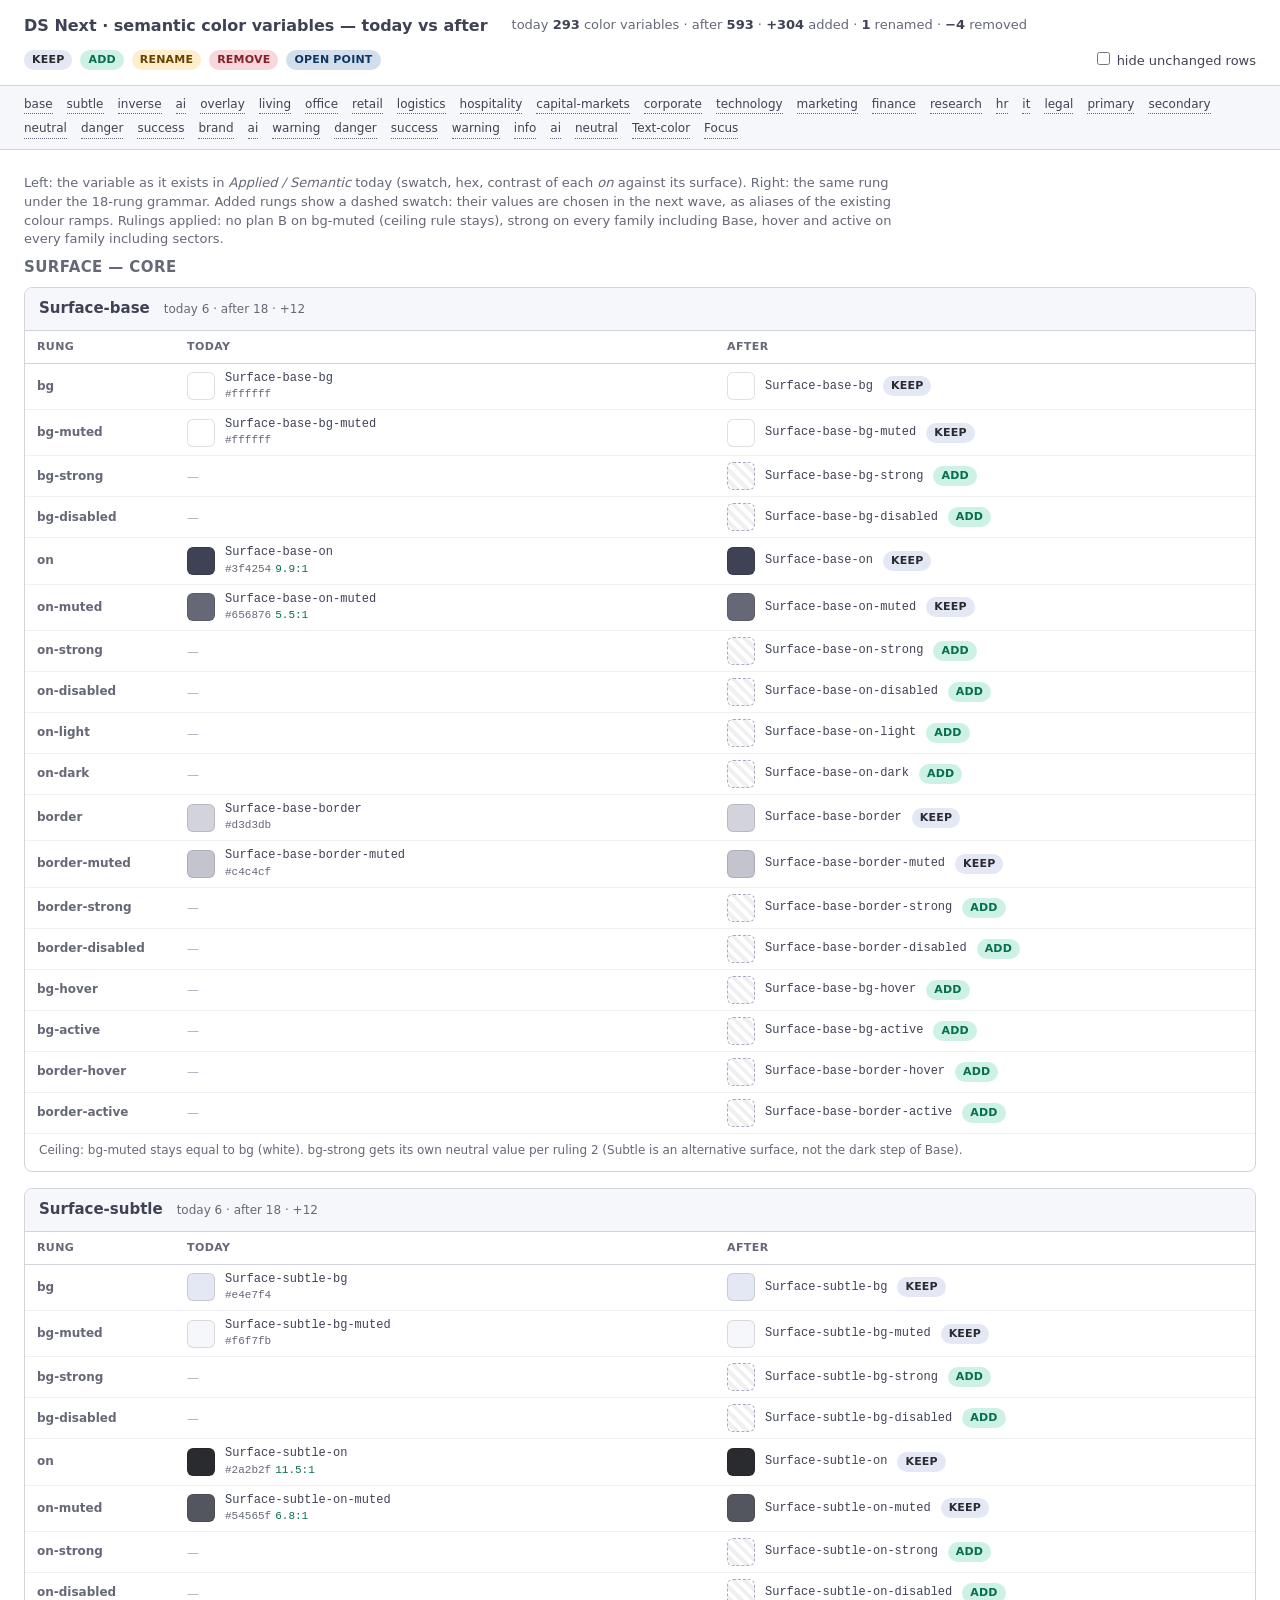
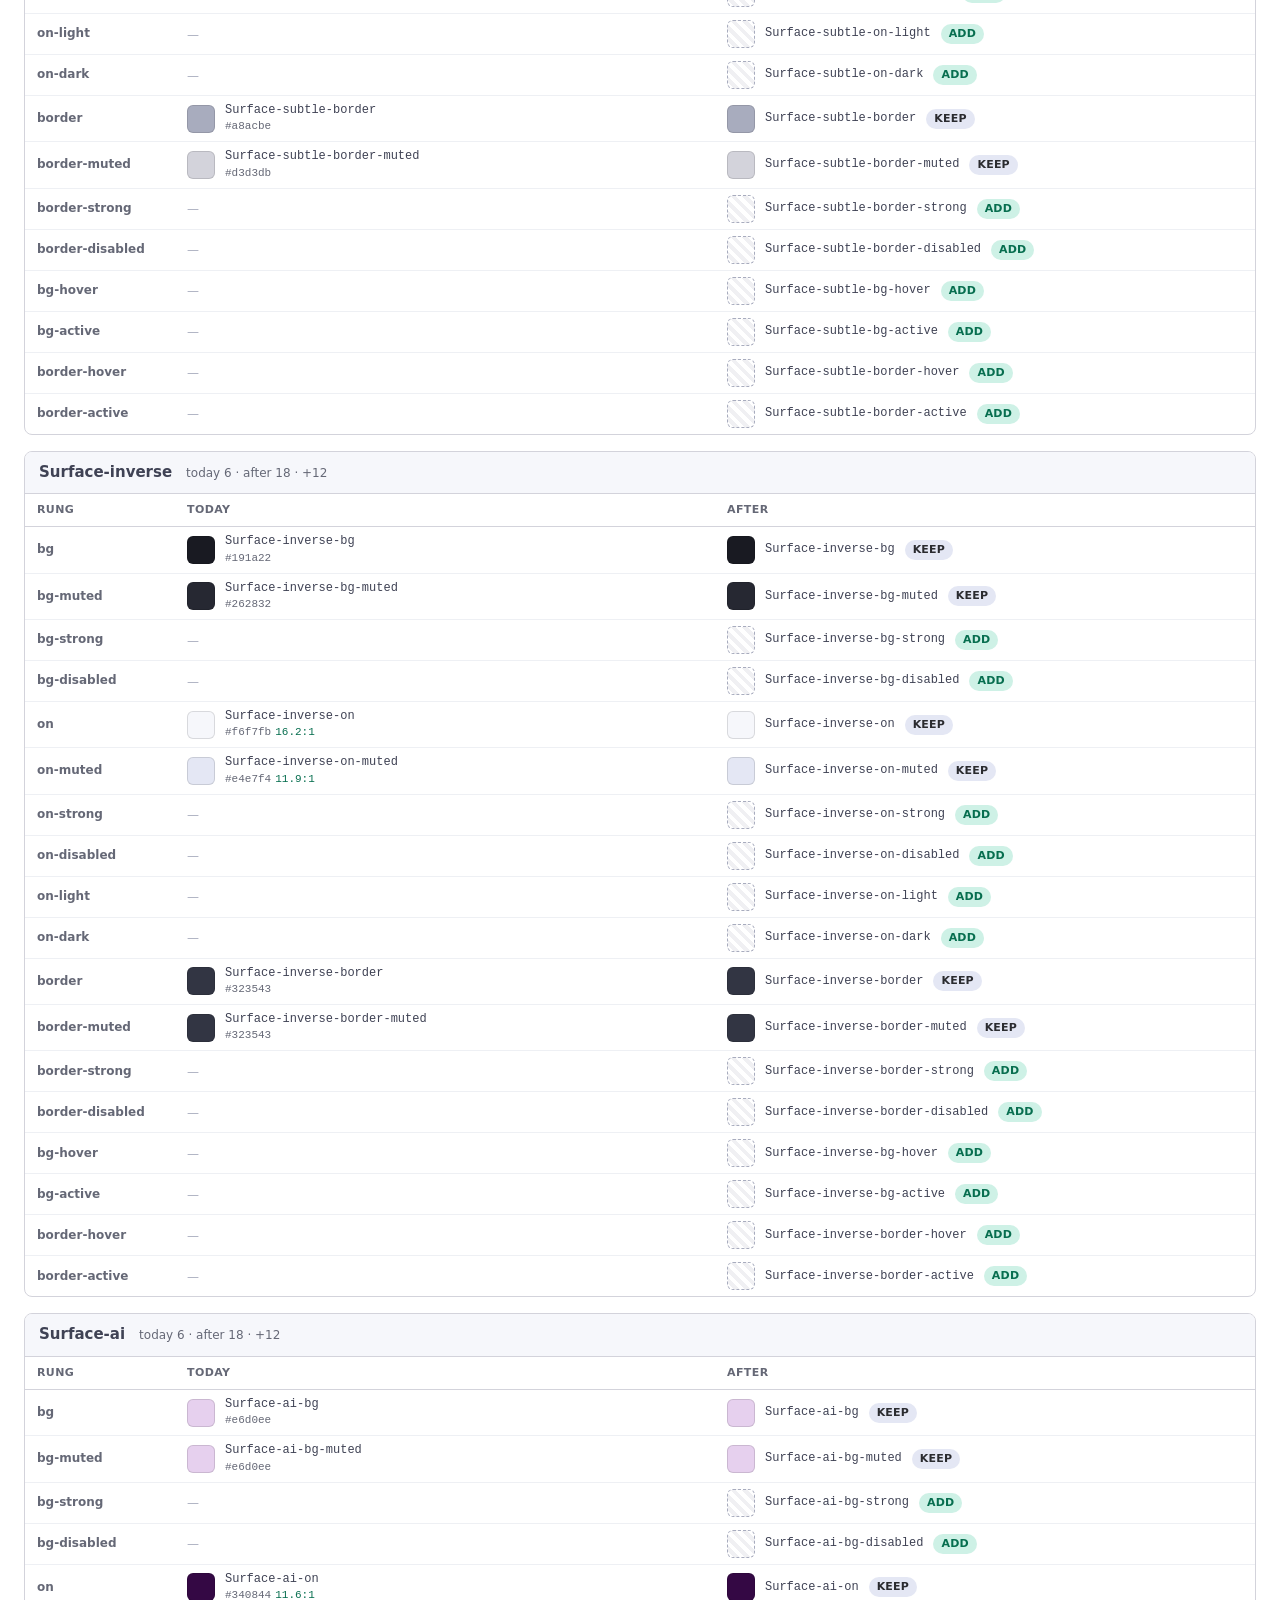
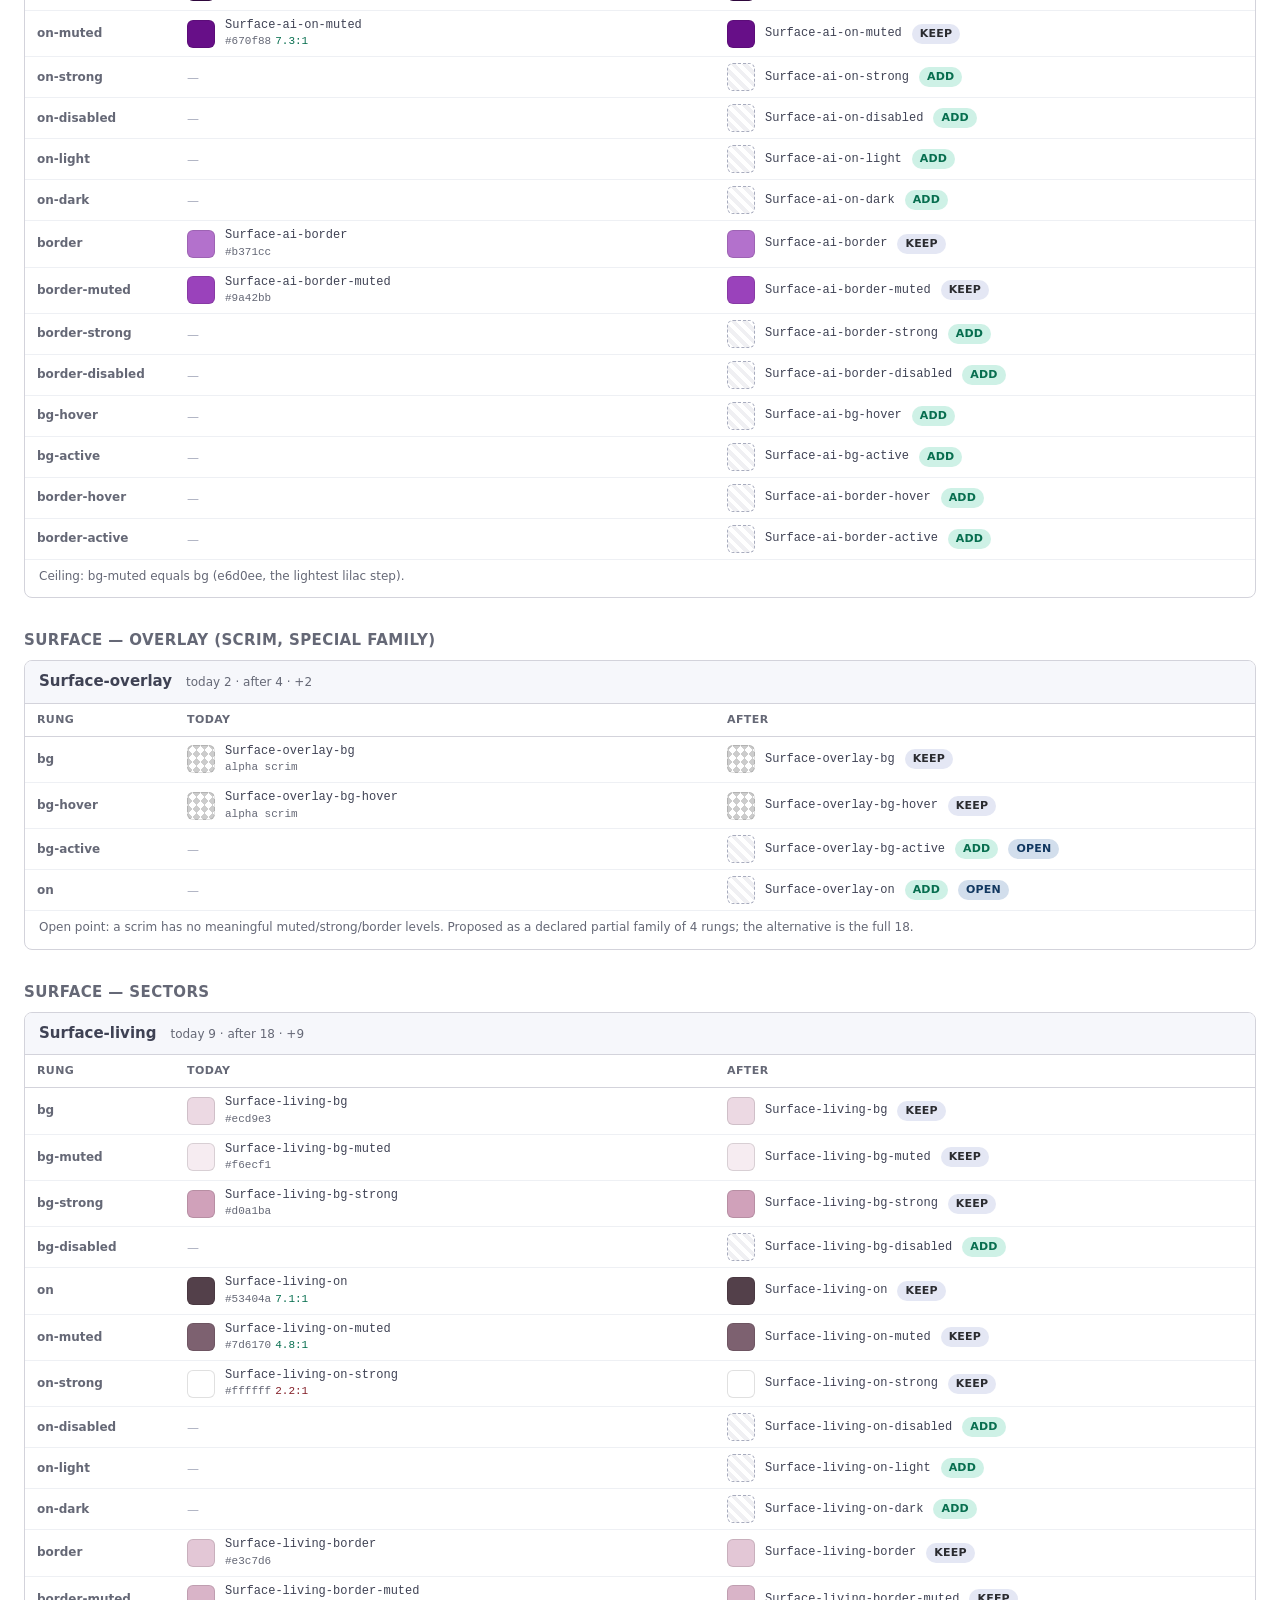
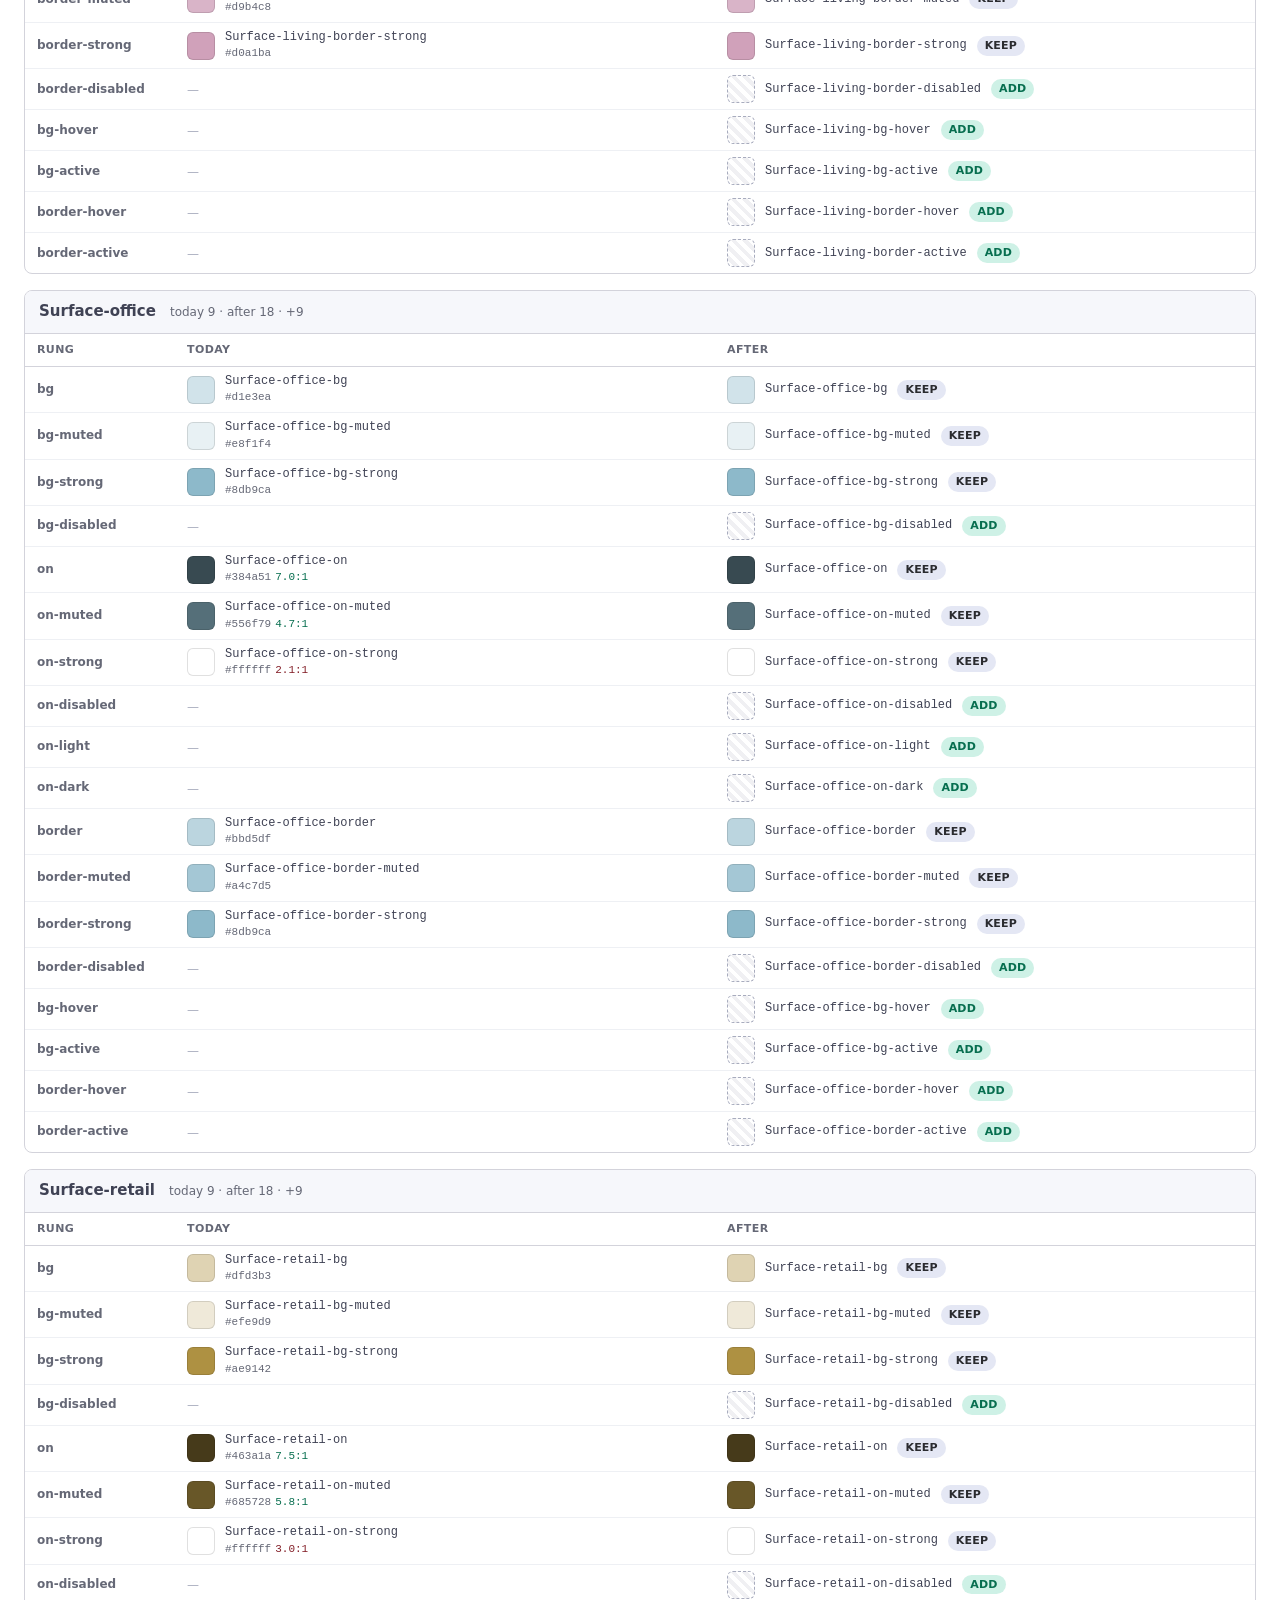
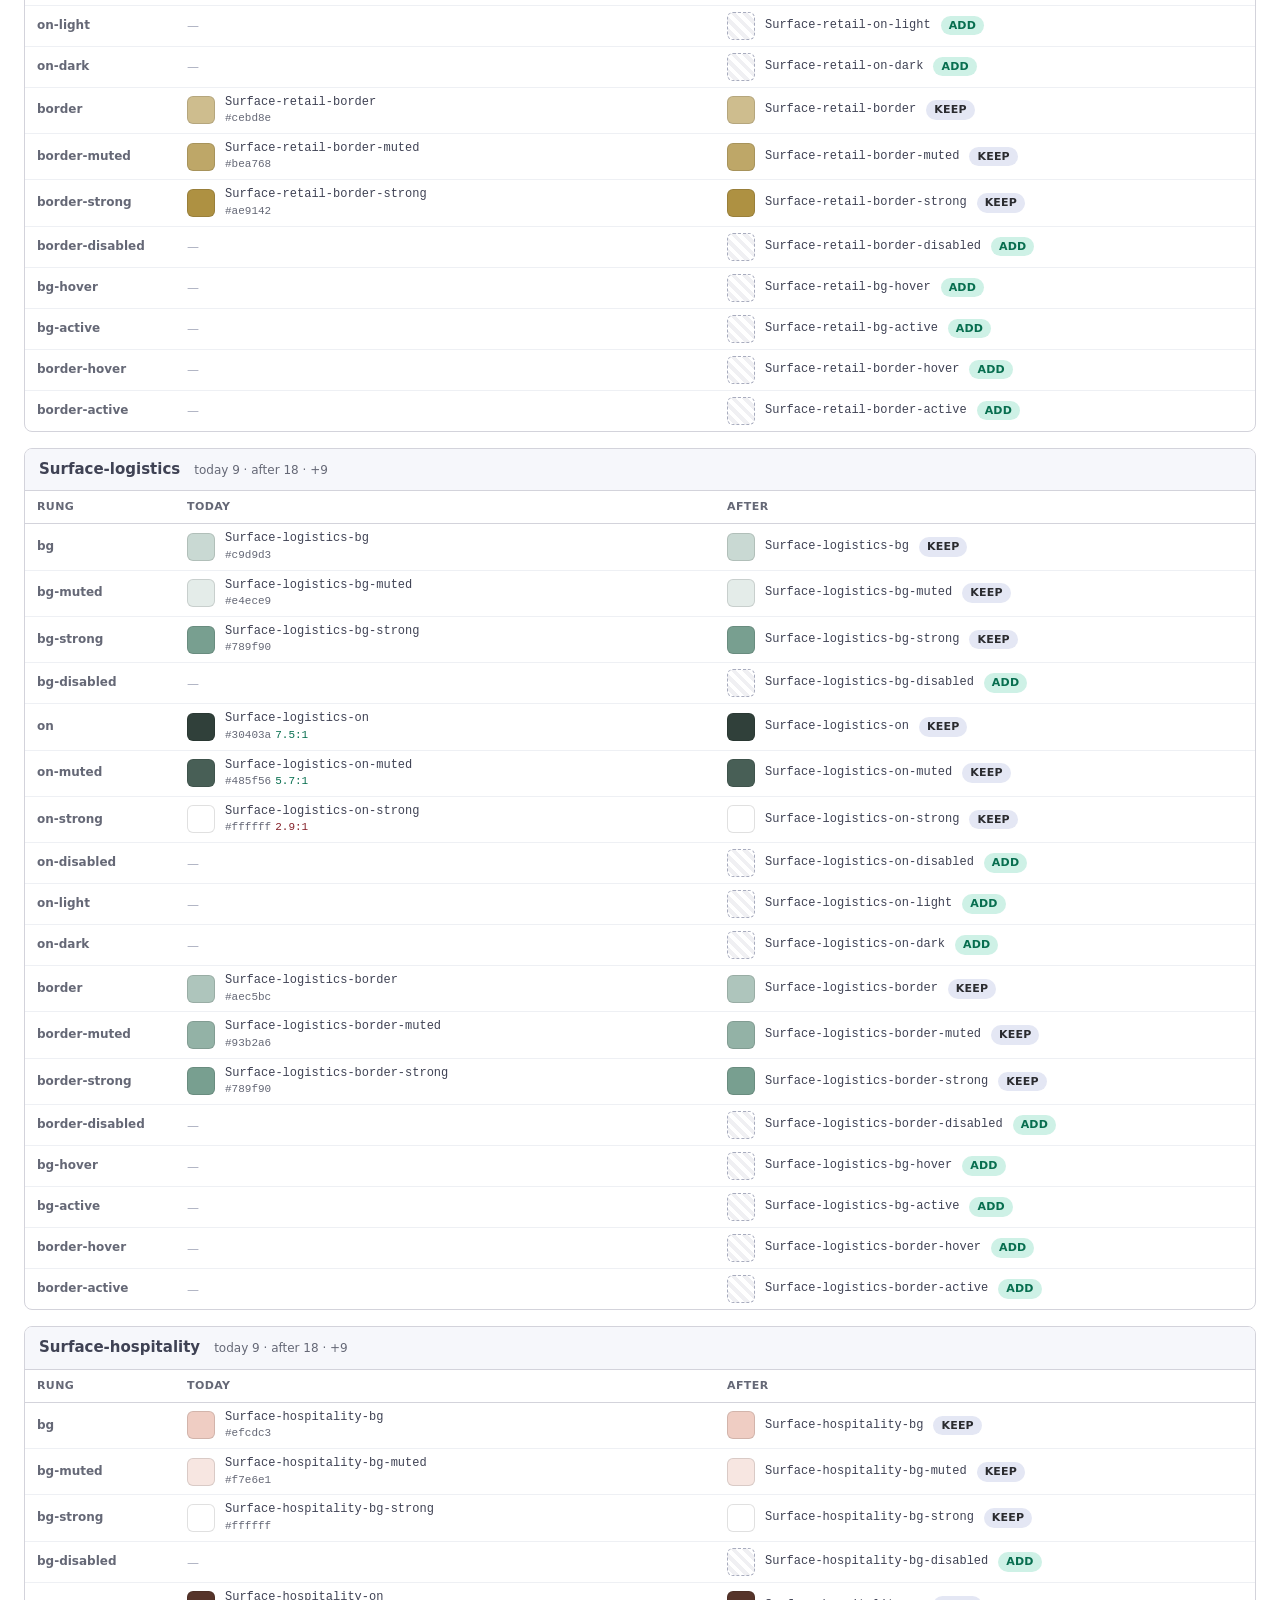
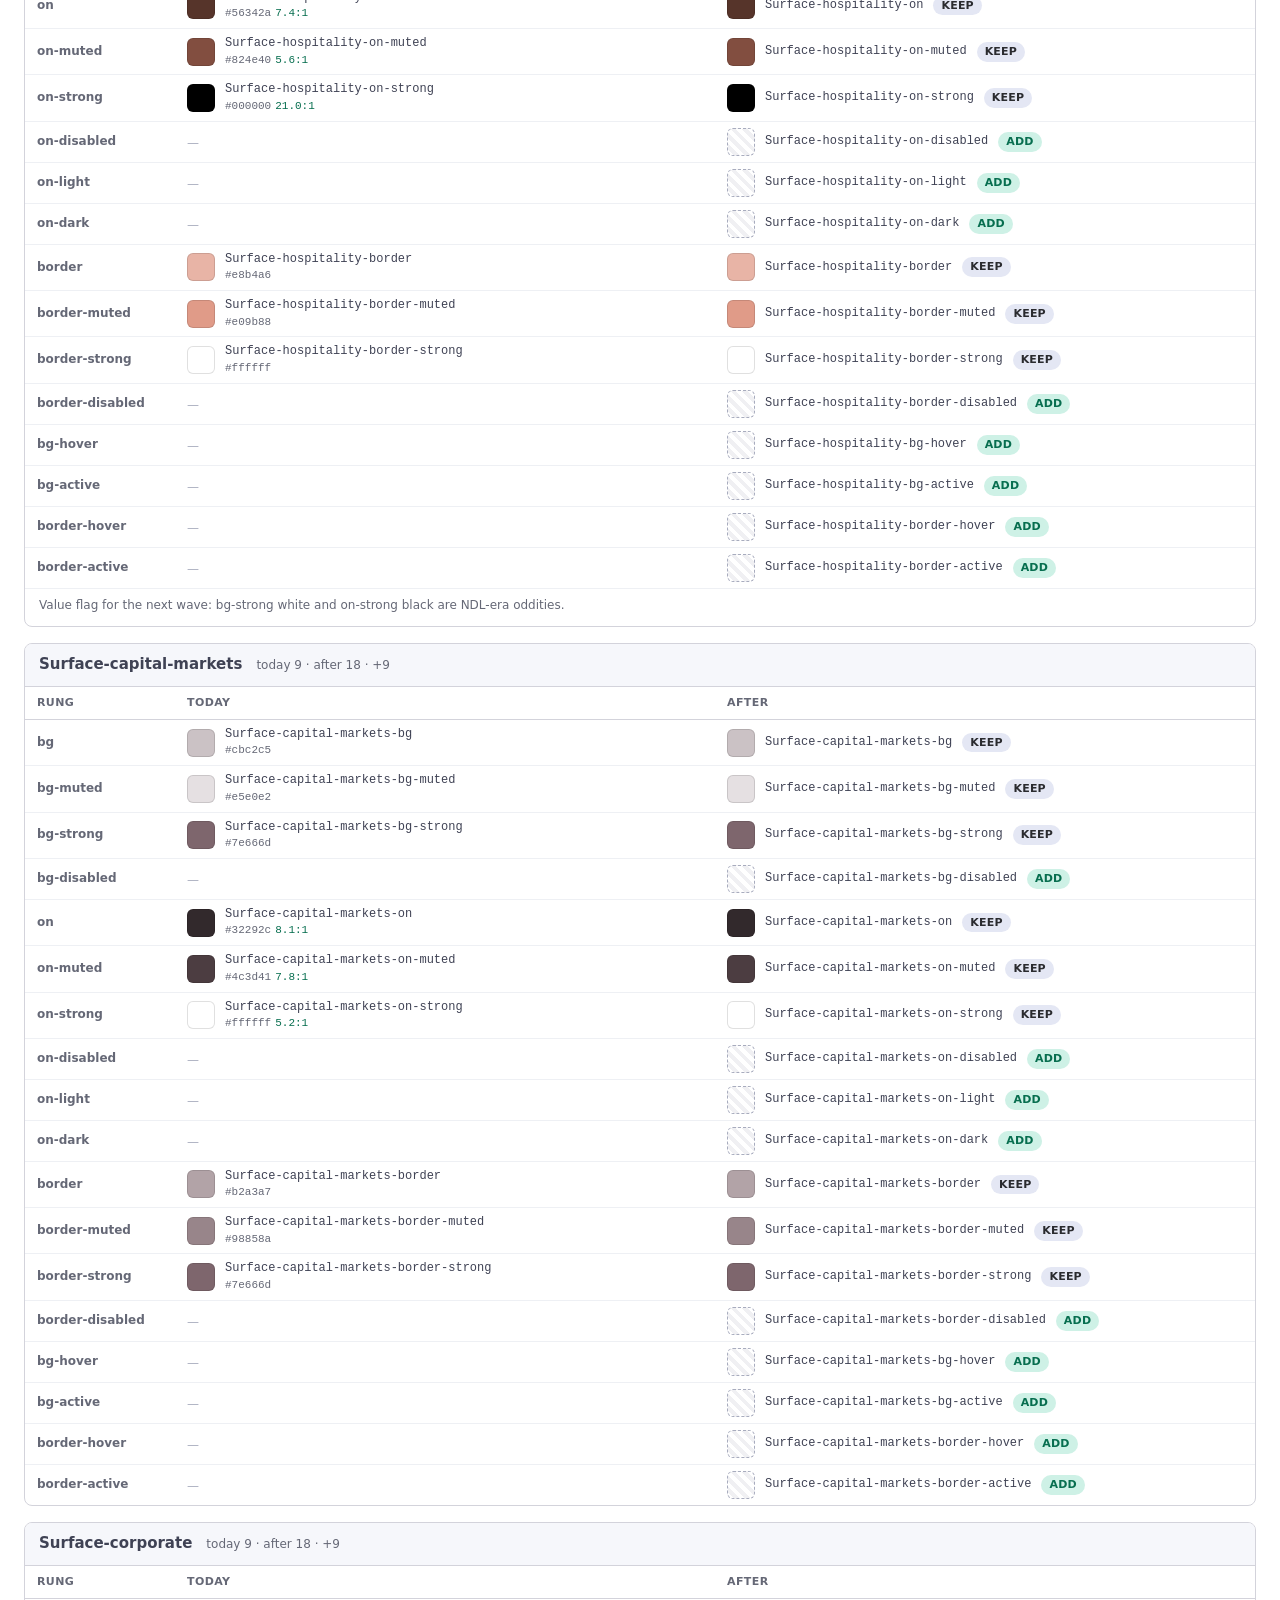
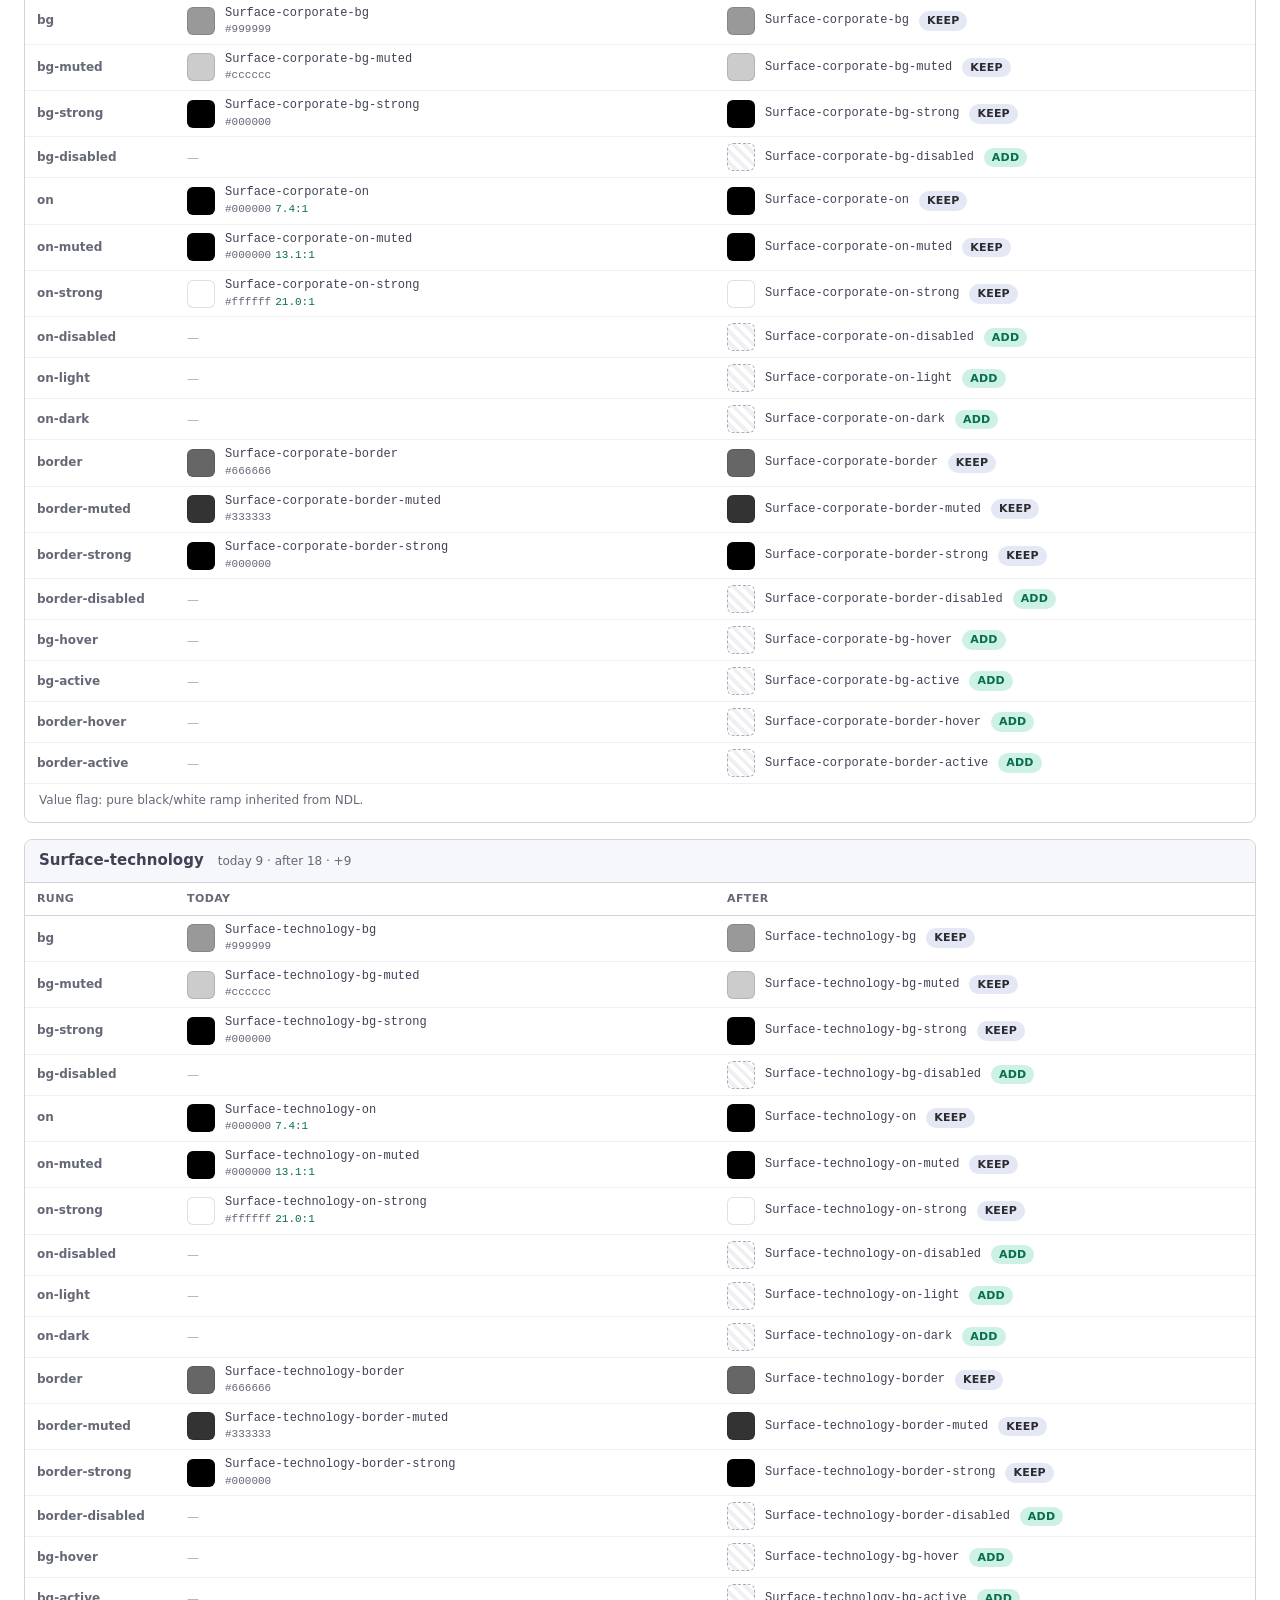
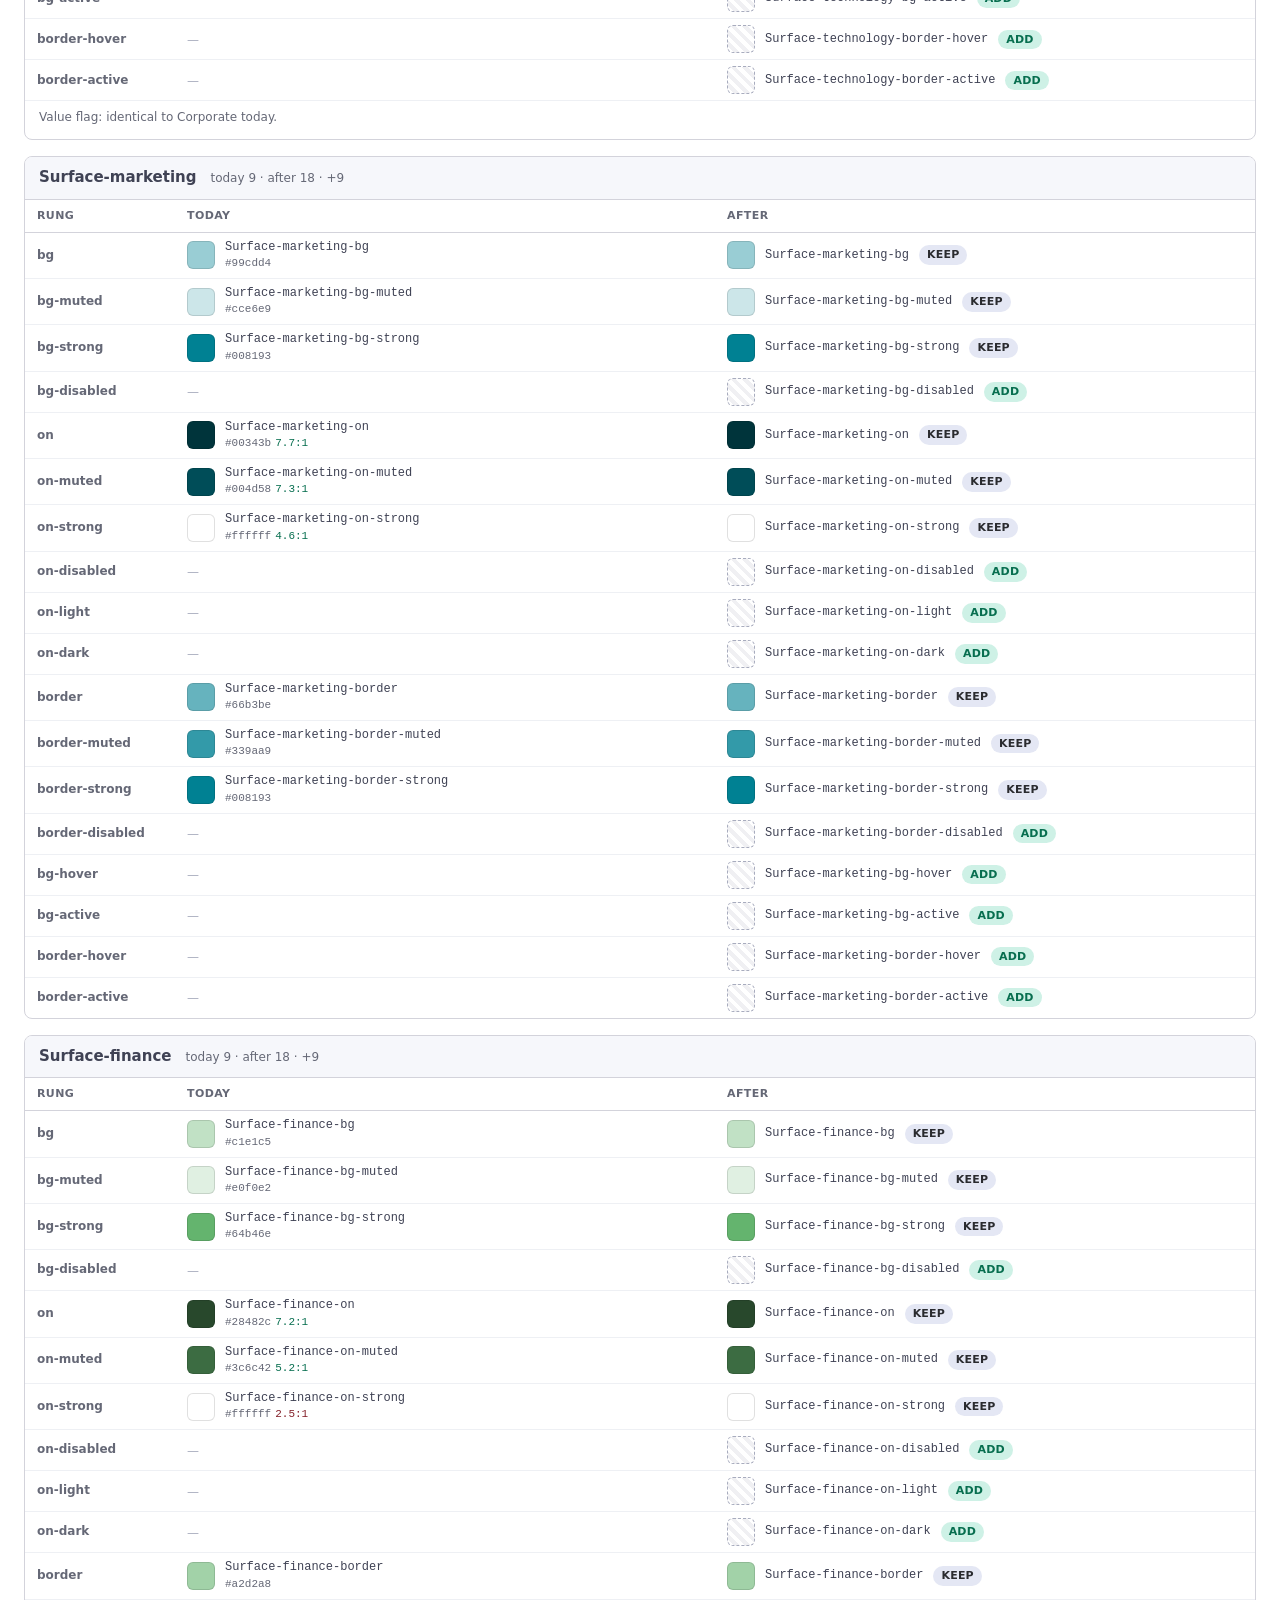
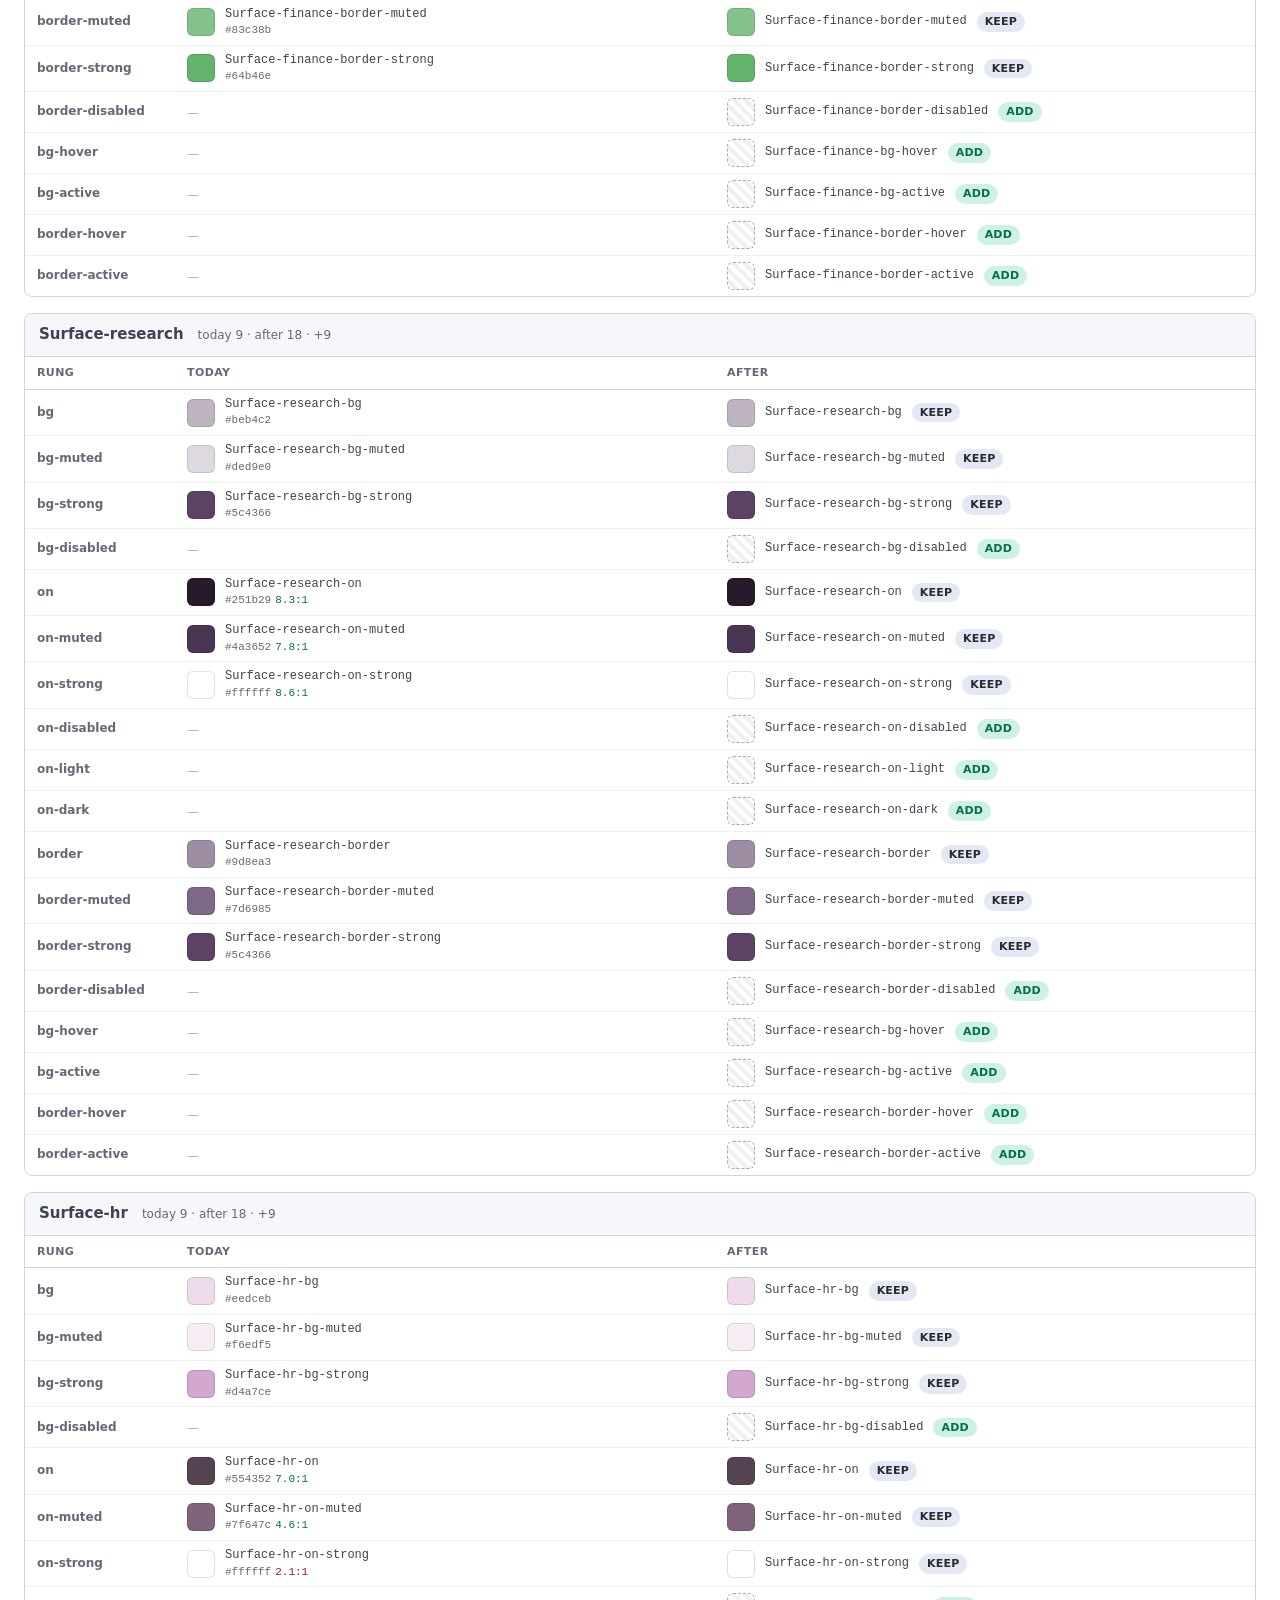
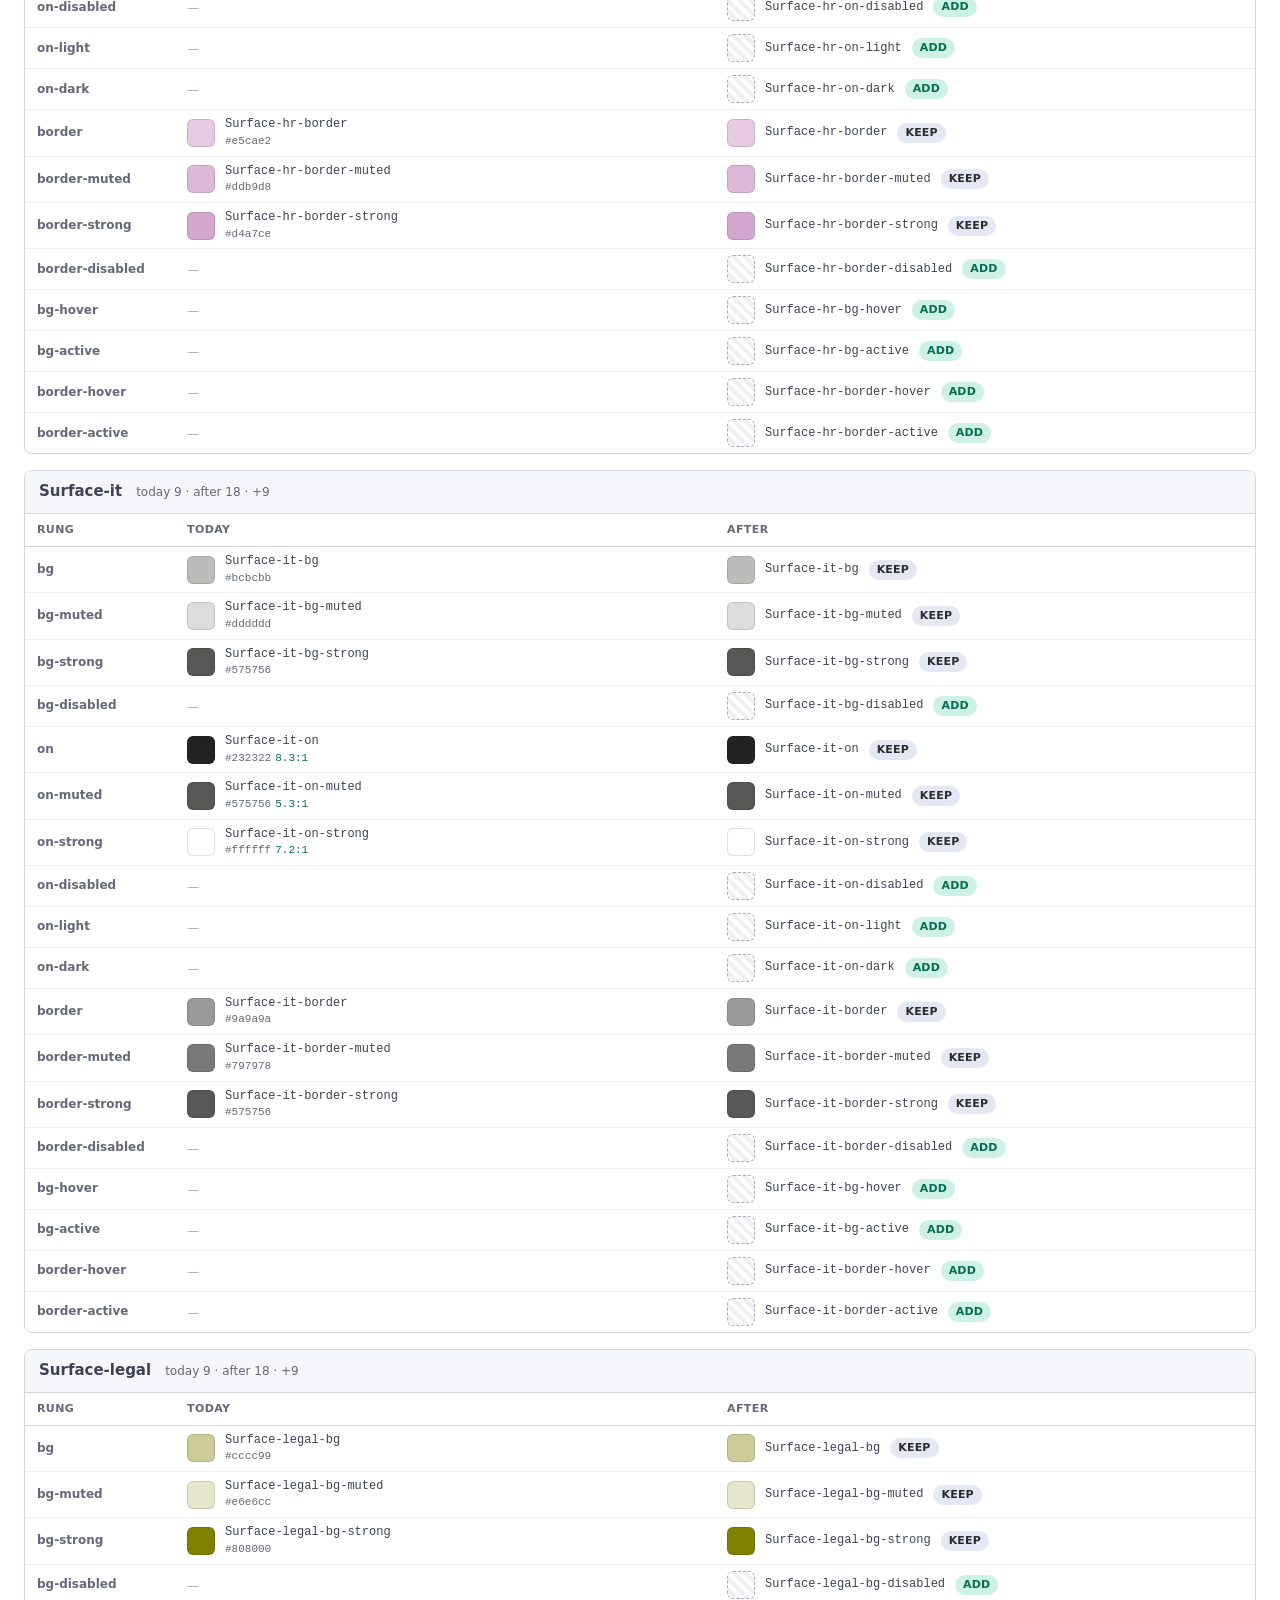
<file: ds-next-variables/index.html>
<!doctype html>
<html lang="en">
<head>
<meta charset="utf-8">
<meta name="viewport" content="width=device-width, initial-scale=1">
<title>DS Next · semantic variables — today vs after</title>
<style>
  :root{--bg:#ffffff;--ink:#3f4254;--muted:#656876;--line:#d3d3db;--soft:#f6f7fb;--brass:#ae9142;--add:#cef1e6;--add-ink:#076e4f;--keep:#e4e7f4;--keep-ink:#2a2b2f;--ren:#ffeecc;--ren-ink:#664300;--rem:#f8d7da;--rem-ink:#842029;--open:#d2deec;--open-ink:#113760}
  *{box-sizing:border-box}
  body{margin:0;background:var(--bg);color:var(--ink);font:14px/1.45 "Nunito Sans",system-ui,-apple-system,"Segoe UI",Roboto,sans-serif}
  header{position:sticky;top:0;z-index:5;background:#fff;border-bottom:1px solid var(--line);padding:14px 24px;display:flex;flex-wrap:wrap;gap:12px 24px;align-items:center}
  header h1{font-size:16px;margin:0;font-weight:700}
  header .tot{color:var(--muted);font-size:13px}
  header .tot b{color:var(--ink)}
  .legend{display:flex;gap:8px;flex-wrap:wrap;align-items:center;font-size:12px}
  .chip{display:inline-block;padding:2px 8px;border-radius:999px;font-size:11px;font-weight:700;letter-spacing:.2px;text-transform:uppercase;white-space:nowrap}
  .chip.keep{background:var(--keep);color:var(--keep-ink)}
  .chip.add{background:var(--add);color:var(--add-ink)}
  .chip.rename{background:var(--ren);color:var(--ren-ink)}
  .chip.remove{background:var(--rem);color:var(--rem-ink)}
  .chip.open{background:var(--open);color:var(--open-ink)}
  .controls{margin-left:auto;display:flex;gap:16px;align-items:center;font-size:13px}
  nav{padding:10px 24px;border-bottom:1px solid var(--line);background:var(--soft);font-size:12px;display:flex;flex-wrap:wrap;gap:6px 14px}
  nav a{color:var(--ink);text-decoration:none;border-bottom:1px dotted var(--muted)}
  main{padding:24px;max-width:1400px;margin:0 auto}
  h2{font-size:15px;margin:32px 0 8px;color:var(--muted);font-weight:700;text-transform:uppercase;letter-spacing:.4px}
  h2:first-child{margin-top:8px}
  .fam{border:1px solid var(--line);border-radius:8px;margin:0 0 16px;overflow:hidden;background:#fff}
  .fam-h{display:flex;align-items:baseline;gap:14px;padding:10px 14px;background:var(--soft);border-bottom:1px solid var(--line)}
  .fam-h h3{margin:0;font-size:15px}
  .fam-h .n{color:var(--muted);font-size:12px}
  table{width:100%;border-collapse:collapse;table-layout:fixed}
  th{font-size:11px;text-transform:uppercase;letter-spacing:.4px;color:var(--muted);font-weight:700;text-align:left;padding:8px 12px;border-bottom:1px solid var(--line)}
  th.rung{width:150px}
  td{padding:6px 12px;border-bottom:1px solid #eef0f4;vertical-align:middle}
  tr:last-child td{border-bottom:0}
  td.rung{font-size:12px;color:var(--muted);font-weight:600}
  .v{display:flex;align-items:center;gap:10px;min-height:28px}
  .sw{width:28px;height:28px;border-radius:6px;border:1px solid rgba(0,0,0,.12);flex:0 0 auto;background-size:8px 8px}
  .sw.dash{border:1px dashed #a8acbe;background:repeating-linear-gradient(45deg,#fff 0 4px,#f0f0f3 4px 8px)}
  .sw.alpha{background-image:linear-gradient(45deg,#ccc 25%,transparent 25%),linear-gradient(-45deg,#ccc 25%,transparent 25%),linear-gradient(45deg,transparent 75%,#ccc 75%),linear-gradient(-45deg,transparent 75%,#ccc 75%);background-color:#fff}
  .name{font-family:ui-monospace,SFMono-Regular,Menlo,monospace;font-size:12px}
  .hex{font-family:ui-monospace,SFMono-Regular,Menlo,monospace;font-size:11px;color:var(--muted)}
  .cr{font-size:11px;color:var(--muted);margin-left:4px}
  .cr.ok{color:var(--add-ink)} .cr.ko{color:var(--rem-ink)}
  .dash-t{color:#a8acbe;font-size:12px}
  .note{font-size:12px;color:var(--muted);padding:8px 14px 12px;border-top:1px solid #eef0f4}
  .arrow{color:var(--muted);margin:0 6px}
  tr.unchanged.hidden{display:none}
  .intro{color:var(--muted);font-size:13px;max-width:900px;margin:0 0 8px}
</style>
</head>
<body>
<header>
  <h1>DS Next · semantic color variables — today vs after</h1>
  <div class="tot" id="totals"></div>
  <div class="legend">
    <span class="chip keep">keep</span><span class="chip add">add</span><span class="chip rename">rename</span><span class="chip remove">remove</span><span class="chip open">open point</span>
  </div>
  <div class="controls">
    <label><input type="checkbox" id="hideKeep"> hide unchanged rows</label>
  </div>
</header>
<nav id="nav"></nav>
<main>
  <p class="intro">Left: the variable as it exists in <em>Applied / Semantic</em> today (swatch, hex, contrast of each <em>on</em> against its surface). Right: the same rung under the 18-rung grammar. Added rungs show a dashed swatch: their values are chosen in the next wave, as aliases of the existing colour ramps. Rulings applied: no plan B on bg-muted (ceiling rule stays), strong on every family including Base, hover and active on every family including sectors.</p>
  <div id="root"></div>
</main>
<script>
const RUNGS = ['bg','bg-muted','bg-strong','bg-disabled','on','on-muted','on-strong','on-disabled','on-light','on-dark','border','border-muted','border-strong','border-disabled','bg-hover','bg-active','border-hover','border-active'];
const ON_PAIR = {'on':'bg','on-muted':'bg-muted','on-strong':'bg-strong','on-disabled':'bg-disabled','on-light':'#ffffff','on-dark':'#000000'};
const SEC6 = (bg,on,border,bgm,onm,bm)=>({'bg':bg,'on':on,'border':border,'bg-muted':bgm,'on-muted':onm,'border-muted':bm});
const SECTOR = (bg,bgm,bgs,on,onm,ons,b,bm,bs)=>({'bg':bg,'bg-muted':bgm,'bg-strong':bgs,'on':on,'on-muted':onm,'on-strong':ons,'border':b,'border-muted':bm,'border-strong':bs});
const ACT = (bg,on,b,bgm,onm,bm,hov,act,bgd,ond,bd)=>({'bg':bg,'on':on,'border':b,'bg-muted':bgm,'on-muted':onm,'border-muted':bm,'bg-hover':hov,'bg-active':act,'bg-disabled':bgd,'on-disabled':ond,'border-disabled':bd});
const FB = (bg,on,b,bgm,onm,bm,ol,od)=>({'bg':bg,'on':on,'border':b,'bg-muted':bgm,'on-muted':onm,'border-muted':bm,'on-light':ol,'on-dark':od});
const CURRENT = {
  'Surface-base': SEC6('ffffff','3f4254','d3d3db','ffffff','656876','c4c4cf'),
  'Surface-subtle': SEC6('e4e7f4','2a2b2f','a8acbe','f6f7fb','54565f','d3d3db'),
  'Surface-inverse': SEC6('191a22','f6f7fb','323543','262832','e4e7f4','323543'),
  'Surface-ai': SEC6('e6d0ee','340844','b371cc','e6d0ee','670f88','9a42bb'),
  'Surface-overlay': {'bg':'alpha','bg-hover':'alpha'},
  'Surface-living': SECTOR('ecd9e3','f6ecf1','d0a1ba','53404a','7d6170','ffffff','e3c7d6','d9b4c8','d0a1ba'),
  'Surface-office': SECTOR('d1e3ea','e8f1f4','8db9ca','384a51','556f79','ffffff','bbd5df','a4c7d5','8db9ca'),
  'Surface-retail': SECTOR('dfd3b3','efe9d9','ae9142','463a1a','685728','ffffff','cebd8e','bea768','ae9142'),
  'Surface-logistics': SECTOR('c9d9d3','e4ece9','789f90','30403a','485f56','ffffff','aec5bc','93b2a6','789f90'),
  'Surface-hospitality': SECTOR('efcdc3','f7e6e1','ffffff','56342a','824e40','000000','e8b4a6','e09b88','ffffff'),
  'Surface-capital-markets': SECTOR('cbc2c5','e5e0e2','7e666d','32292c','4c3d41','ffffff','b2a3a7','98858a','7e666d'),
  'Surface-corporate': SECTOR('999999','cccccc','000000','000000','000000','ffffff','666666','333333','000000'),
  'Surface-technology': SECTOR('999999','cccccc','000000','000000','000000','ffffff','666666','333333','000000'),
  'Surface-marketing': SECTOR('99cdd4','cce6e9','008193','00343b','004d58','ffffff','66b3be','339aa9','008193'),
  'Surface-finance': SECTOR('c1e1c5','e0f0e2','64b46e','28482c','3c6c42','ffffff','a2d2a8','83c38b','64b46e'),
  'Surface-research': SECTOR('beb4c2','ded9e0','5c4366','251b29','4a3652','ffffff','9d8ea3','7d6985','5c4366'),
  'Surface-hr': SECTOR('eedceb','f6edf5','d4a7ce','554352','7f647c','ffffff','e5cae2','ddb9d8','d4a7ce'),
  'Surface-it': SECTOR('bcbcbb','dddddd','575756','232322','575756','ffffff','9a9a9a','797978','575756'),
  'Surface-legal': SECTOR('cccc99','e6e6cc','808000','333300','4d4d00','ffffff','b3b366','999933','808000'),
  'Action-primary': ACT('ae9142','231d0d','8b7435','dfd3b3','685728','bea768','8b7435','685728','d9d9dd','8c8e98','b2b3bb'),
  'Action-secondary': Object.assign(ACT('d3d3db','242427','91919c','e1e1e7','48484e','b5b5c3',null,'b5b5c3','f0f0f3','91919c','c4c4cf'),{'bg-muted-hover':'e1e1e7'}),
  'Action-neutral': ACT('3f4254','f6f7fb','323543','b2b3bb','323543','656876','323543','262832','d9d9dd','8c8e98','b2b3bb'),
  'Action-danger': ACT('b02a37','f6f7fb','b02a37','f8d7da','b02a37','dc3545','b02a37','842029','d9d9dd','8c8e98','b2b3bb'),
  'Action-success': ACT('076e4f','f6f7fb','076e4f','9de2cd','044934','0bb783','099269','044934','d9d9dd','8c8e98','b2b3bb'),
  'Action-brand': ACT('b92d2d','f6f7fb','8b2222','f5afaf','8b2222','ec6060','8b2222','5c1616','d9d9dd','8c8e98','b2b3bb'),
  'Action-ai': ACT('670f88','f6f7fb','4d0b66','cda1dd','4d0b66','9a42bb','4d0b66','340844','d9d9dd','8c8e98','b2b3bb'),
  'Action-warning': ACT('cc8600','332200','996500','ffdc99','664300','ffb933','996500','664300','d9d9dd','8c8e98','b2b3bb'),
  'Feedback-danger': FB('b02a37','f6f7fb','b02a37','f8d7da','842029','ea868f','b02a37','dc3545'),
  'Feedback-success': FB('099269','f6f7fb','099269','cef1e6','076e4f','6dd4b5','099269','0bb783'),
  'Feedback-warning': FB('ffa800','332200','ffa800','ffeecc','664300','ffcb66','996500','ffa800'),
  'Feedback-info': FB('174a80','f6f7fb','174a80','d2deec','113760','779dc6','174a80','1d5ca0'),
  'Feedback-ai': FB('670f88','f6f7fb','670f88','e6d0ee','4d0b66','b371cc','670f88','8113aa'),
  'Feedback-neutral': {'bg':'656876','on':'f6f7fb','border':'656876'}
};
// remove the null placeholder on secondary bg-hover
delete CURRENT['Action-secondary']['bg-hover'];
const GROUPS = [
  ['Surface — core', ['Surface-base','Surface-subtle','Surface-inverse','Surface-ai']],
  ['Surface — overlay (scrim, special family)', ['Surface-overlay']],
  ['Surface — sectors', ['Surface-living','Surface-office','Surface-retail','Surface-logistics','Surface-hospitality','Surface-capital-markets','Surface-corporate','Surface-technology','Surface-marketing','Surface-finance','Surface-research','Surface-hr','Surface-it','Surface-legal']],
  ['Action', ['Action-primary','Action-secondary','Action-neutral','Action-danger','Action-success','Action-brand','Action-ai','Action-warning']],
  ['Feedback', ['Feedback-danger','Feedback-success','Feedback-warning','Feedback-info','Feedback-ai','Feedback-neutral']]
];
const OVERLAY_TARGET = ['bg','bg-hover','bg-active','on'];
const NOTES = {
  'Surface-base': 'Ceiling: bg-muted stays equal to bg (white). bg-strong gets its own neutral value per ruling 2 (Subtle is an alternative surface, not the dark step of Base).',
  'Surface-ai': 'Ceiling: bg-muted equals bg (e6d0ee, the lightest lilac step).',
  'Surface-overlay': 'Open point: a scrim has no meaningful muted/strong/border levels. Proposed as a declared partial family of 4 rungs; the alternative is the full 18.',
  'Surface-hospitality': 'Value flag for the next wave: bg-strong white and on-strong black are NDL-era oddities.',
  'Surface-corporate': 'Value flag: pure black/white ramp inherited from NDL.',
  'Surface-technology': 'Value flag: identical to Corporate today.',
  'Action-secondary': 'bg-muted-hover is renamed bg-hover (3-step rename, id preserved). Its 40 uses on non-button surfaces (Menu item, Reminder card, Input/Action) move to the new Surface hover rungs. Today its value equals bg-muted: the flat-hover finding.',
  'Feedback-warning': 'Your working file already binds Feedback-warning-on-strong (6) to a variable the DS no longer has: it re-attaches once the rung exists.',
  'Feedback-success': 'Same as warning: 2 stale bindings to on-strong in your file.'
};
const TEXT_CURRENT = [['base','3f4254'],['muted','656876'],['inverse','f6f7fb'],['disabled','8c8e98'],['link','685728'],['link-hover','463a1a'],['brand','b92d2d'],['highlight','8b7435'],['ai','8113aa']];
const TEXT_ROWS = [
  ['base','3f4254','remove','Surface-<family>-on of the surface under the text (white → Surface-base-on, same value)','505 DS + 60 product bindings'],
  ['muted','656876','remove','Surface-<family>-on-muted (white → Surface-base-on-muted, same value)','438 DS + 75 product'],
  ['inverse','f6f7fb','remove','Surface-inverse-on (same value) · on scrims Surface-overlay-on','21 DS'],
  ['disabled','8c8e98','remove','<family>-on-disabled of the surface (same value)','248 DS'],
  ['link','685728','keep','Text-color-link (proposed alias of Action-primary-on-light)','74 DS'],
  ['link-hover','463a1a','keep','Text-color-link-hover',''],
  [null,null,'add','Text-color-link-active',''],
  ['brand','b92d2d','keep','Text-color-brand (proposed alias of Action-brand-on-light)',''],
  [null,null,'add','Text-color-brand-hover',''],
  [null,null,'add','Text-color-brand-active',''],
  ['highlight','8b7435','keep','Text-color-highlight (proposed alias of Action-primary-on-light or its hover step)','30 product'],
  [null,null,'add','Text-color-highlight-hover',''],
  [null,null,'add','Text-color-highlight-active',''],
  ['ai','8113aa','keep','Text-color-ai (proposed alias of Action-ai-on-light)',''],
  [null,null,'add','Text-color-ai-hover',''],
  [null,null,'add','Text-color-ai-active','']
];
function lum(hex){const c=hex.replace('#','');const f=i=>{let v=parseInt(c.substr(i,2),16)/255;return v<=0.03928?v/12.92:Math.pow((v+0.055)/1.055,2.4)};return 0.2126*f(0)+0.7152*f(2)+0.0722*f(4)}
function ratio(a,b){const l1=lum(a),l2=lum(b);const hi=Math.max(l1,l2),lo=Math.min(l1,l2);return (hi+0.05)/(lo+0.05)}
function sw(hex){if(!hex)return '<span class="sw dash" title="value chosen in the next wave"></span>';if(hex==='alpha')return '<span class="sw alpha" title="alpha scrim"></span>';return `<span class="sw" style="background:#${hex}"></span>`}
function cell(name,hex,extra){return `<div class="v">${sw(hex)}<div><div class="name">${name}</div><div class="hex">${hex?(hex==='alpha'?'alpha scrim':'#'+hex):'value: next wave'}${extra||''}</div></div></div>`}
function crBadge(fam,rung,hex){const ref=ON_PAIR[rung];if(!ref||!hex||hex==='alpha')return '';let bgHex=ref.startsWith('#')?ref.slice(1):CURRENT[fam][ref];if(!bgHex||bgHex==='alpha')return '';const r=ratio(hex,bgHex);const ok=r>=4.5;return `<span class="cr ${ok?'ok':'ko'}" title="contrast vs ${ref.startsWith('#')?ref:fam+'-'+ref}">${r.toFixed(1)}:1</span>`}
let totals={have:0,keep:0,add:0,rename:0,remove:0};
function famBlock(fam){
  const cur=CURRENT[fam]||{};const isOverlay=fam==='Surface-overlay';
  const target=isOverlay?OVERLAY_TARGET:RUNGS;
  let rows='';
  for(const r of target){
    // Action-secondary: the existing bg-muted-hover becomes bg-hover (same variable, renamed)
    if(r==='bg-hover'&&cur['bg-muted-hover']&&!cur['bg-hover']){
      const old=cur['bg-muted-hover'];totals.have++;totals.rename++;
      rows+=`<tr><td class="rung">${r}</td><td>${cell(fam+'-bg-muted-hover',old)}</td><td><div class="v">${sw(old)}<div><div class="name">${fam}-bg-hover</div><div class="hex">renamed from bg-muted-hover (id preserved) · value to fix: equals bg-muted today</div></div><span class="chip rename">rename</span></div></td></tr>`;
      continue;
    }
    const hex=cur[r];const status=hex?'keep':'add';
    if(hex){totals.have++;totals.keep++}else totals.add++;
    rows+=`<tr class="${status==='keep'?'unchanged':''}"><td class="rung">${r}</td><td>${hex?cell(fam+'-'+r,hex,crBadge(fam,r,hex)):'<span class="dash-t">—</span>'}</td><td><div class="v">${hex?sw(hex):sw(null)}<div><div class="name">${fam}-${r}</div></div><span class="chip ${status}">${status}</span>${(isOverlay&&!hex)?'<span class="chip open">open</span>':''}</div></td></tr>`;
  }
  const haveN=Object.keys(cur).length, afterN=target.length;
  return `<section class="fam" id="${fam}"><div class="fam-h"><h3>${fam}</h3><span class="n">today ${haveN} · after ${afterN} · +${afterN-haveN}${cur['bg-muted-hover']?' · 1 renamed':''}</span></div><table><thead><tr><th class="rung">rung</th><th>today</th><th>after</th></tr></thead><tbody>${rows}</tbody></table>${NOTES[fam]?`<div class="note">${NOTES[fam]}</div>`:''}</section>`;
}
function textBlock(){
  let rows='';
  for(const [rung,hex,status,target,uses] of TEXT_ROWS){
    if(hex){totals.have++} if(status==='keep')totals.keep++; if(status==='add')totals.add++; if(status==='remove')totals.remove++;
    rows+=`<tr class="${status==='keep'?'unchanged':''}"><td class="rung">${rung||'—'}</td><td>${hex?cell('Text-color-'+rung,hex,crBadge('Text-color',rung==='inverse'?null:'on-light',hex)):'<span class="dash-t">—</span>'}</td><td><div class="v">${status==='remove'?'<span class="sw dash" style="border-color:#ea868f"></span>':(hex?sw(hex):sw(null))}<div><div class="name">${target}</div>${uses?`<div class="hex">${uses}</div>`:''}</div><span class="chip ${status}">${status}</span></div></td></tr>`;
  }
  return `<section class="fam" id="Text-color"><div class="fam-h"><h3>Text-color</h3><span class="n">today 9 · after 12 · +7 · −4</span></div><table><thead><tr><th class="rung">rung</th><th>today</th><th>after</th></tr></thead><tbody>${rows}</tbody></table><div class="note">base, muted, inverse and disabled are removed only after their re-bind census reads zero. Open point: link, brand, highlight and ai as aliases of the family on-light rungs, so the interactive text colours have one source.</div></section>`;
}
function focusBlock(){totals.have++;totals.keep++;return `<section class="fam" id="Focus"><div class="fam-h"><h3>Focus</h3><span class="n">unchanged</span></div><table><thead><tr><th class="rung">rung</th><th>today</th><th>after</th></tr></thead><tbody><tr class="unchanged"><td class="rung">ring</td><td>${cell('Focus-ring','1d5ca0')}</td><td><div class="v">${sw('1d5ca0')}<div><div class="name">Focus-ring</div></div><span class="chip keep">keep</span></div></td></tr></tbody></table></section>`}
const root=document.getElementById('root');let html='';let navHtml='';
for(const [gname,fams] of GROUPS){html+=`<h2>${gname}</h2>`;for(const f of fams){html+=famBlock(f);navHtml+=`<a href="#${f}">${f.replace(/^(Surface|Action|Feedback)-/,'')}</a>`}}
html+='<h2>Text</h2>'+textBlock()+'<h2>Focus</h2>'+focusBlock();
navHtml+='<a href="#Text-color">Text-color</a><a href="#Focus">Focus</a>';
root.innerHTML=html;document.getElementById('nav').innerHTML=navHtml;
document.getElementById('totals').innerHTML=`today <b>${totals.have}</b> color variables · after <b>${totals.have-totals.remove-totals.rename+totals.add+totals.rename}</b> · <b>+${totals.add}</b> added · <b>${totals.rename}</b> renamed · <b>−${totals.remove}</b> removed`;
document.getElementById('hideKeep').addEventListener('change',e=>{document.querySelectorAll('tr.unchanged').forEach(tr=>tr.classList.toggle('hidden',e.target.checked))});
</script>
</body>
</html>
</file>
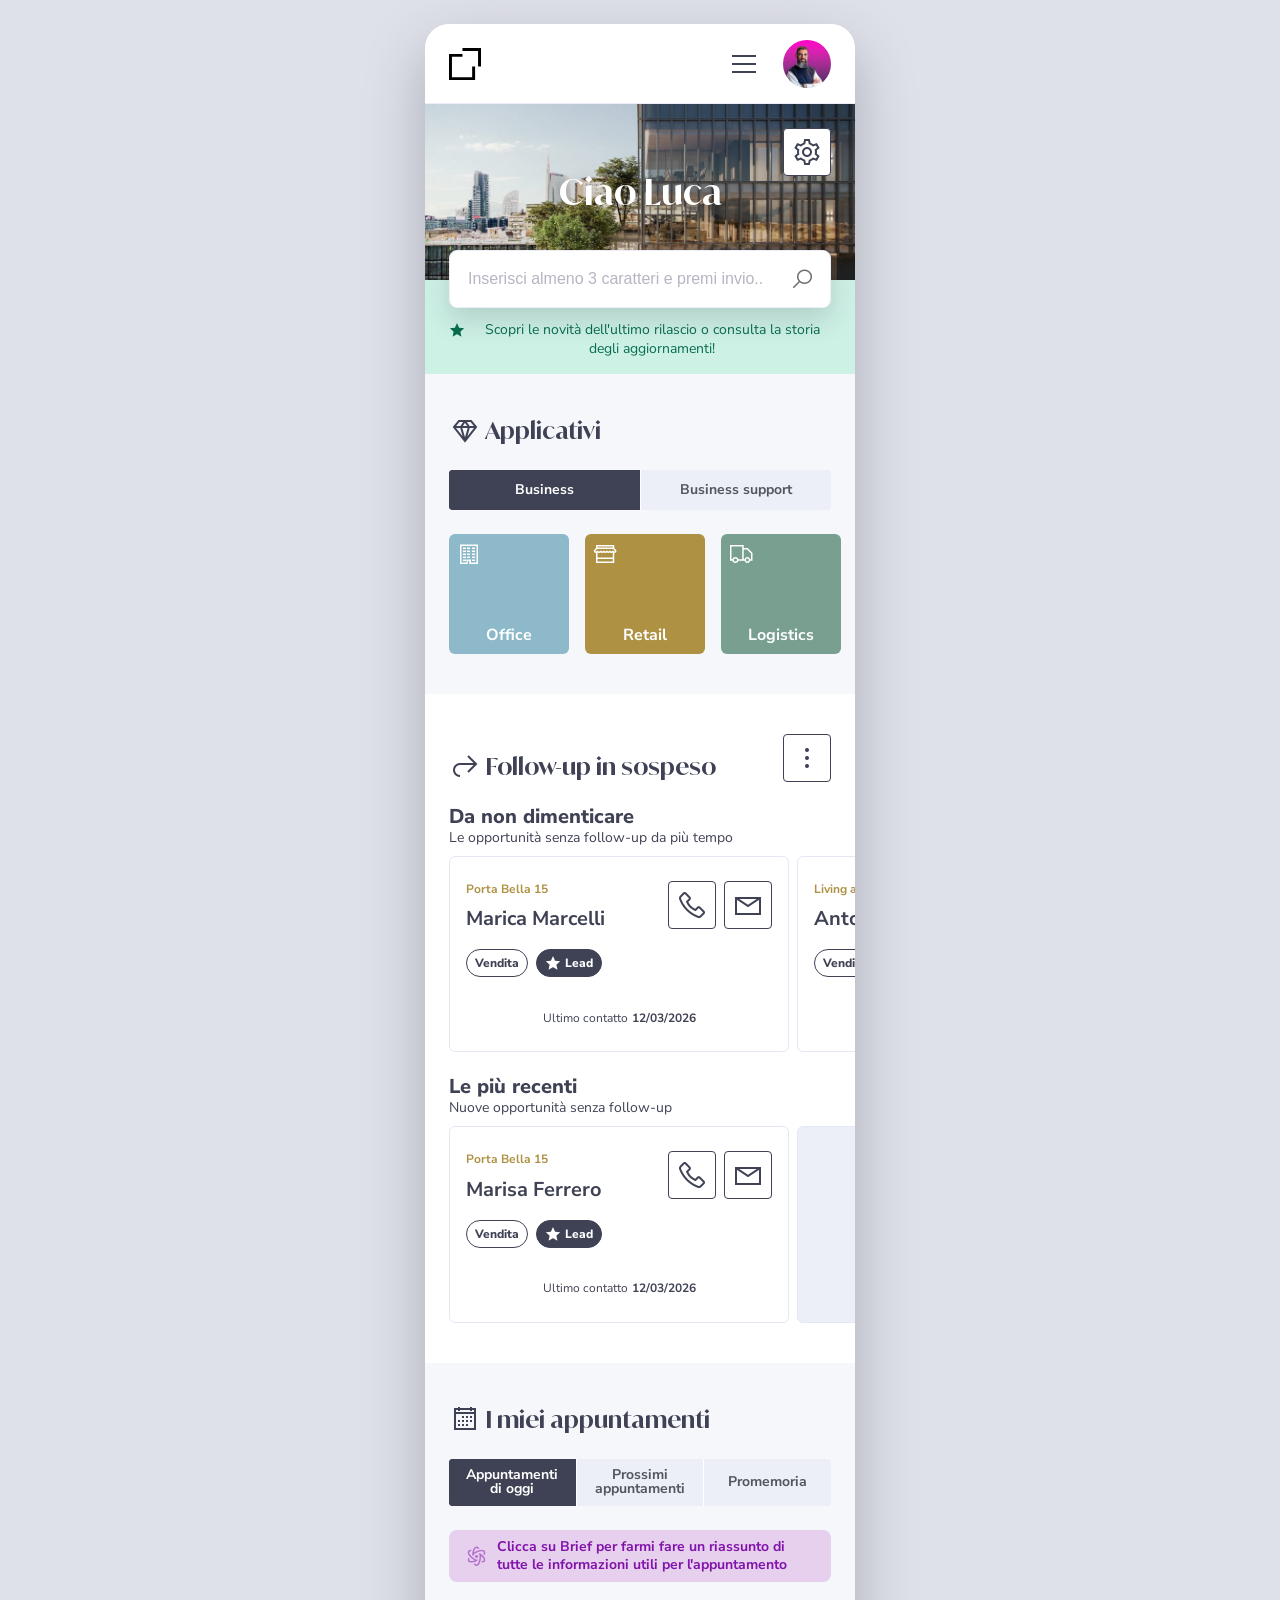
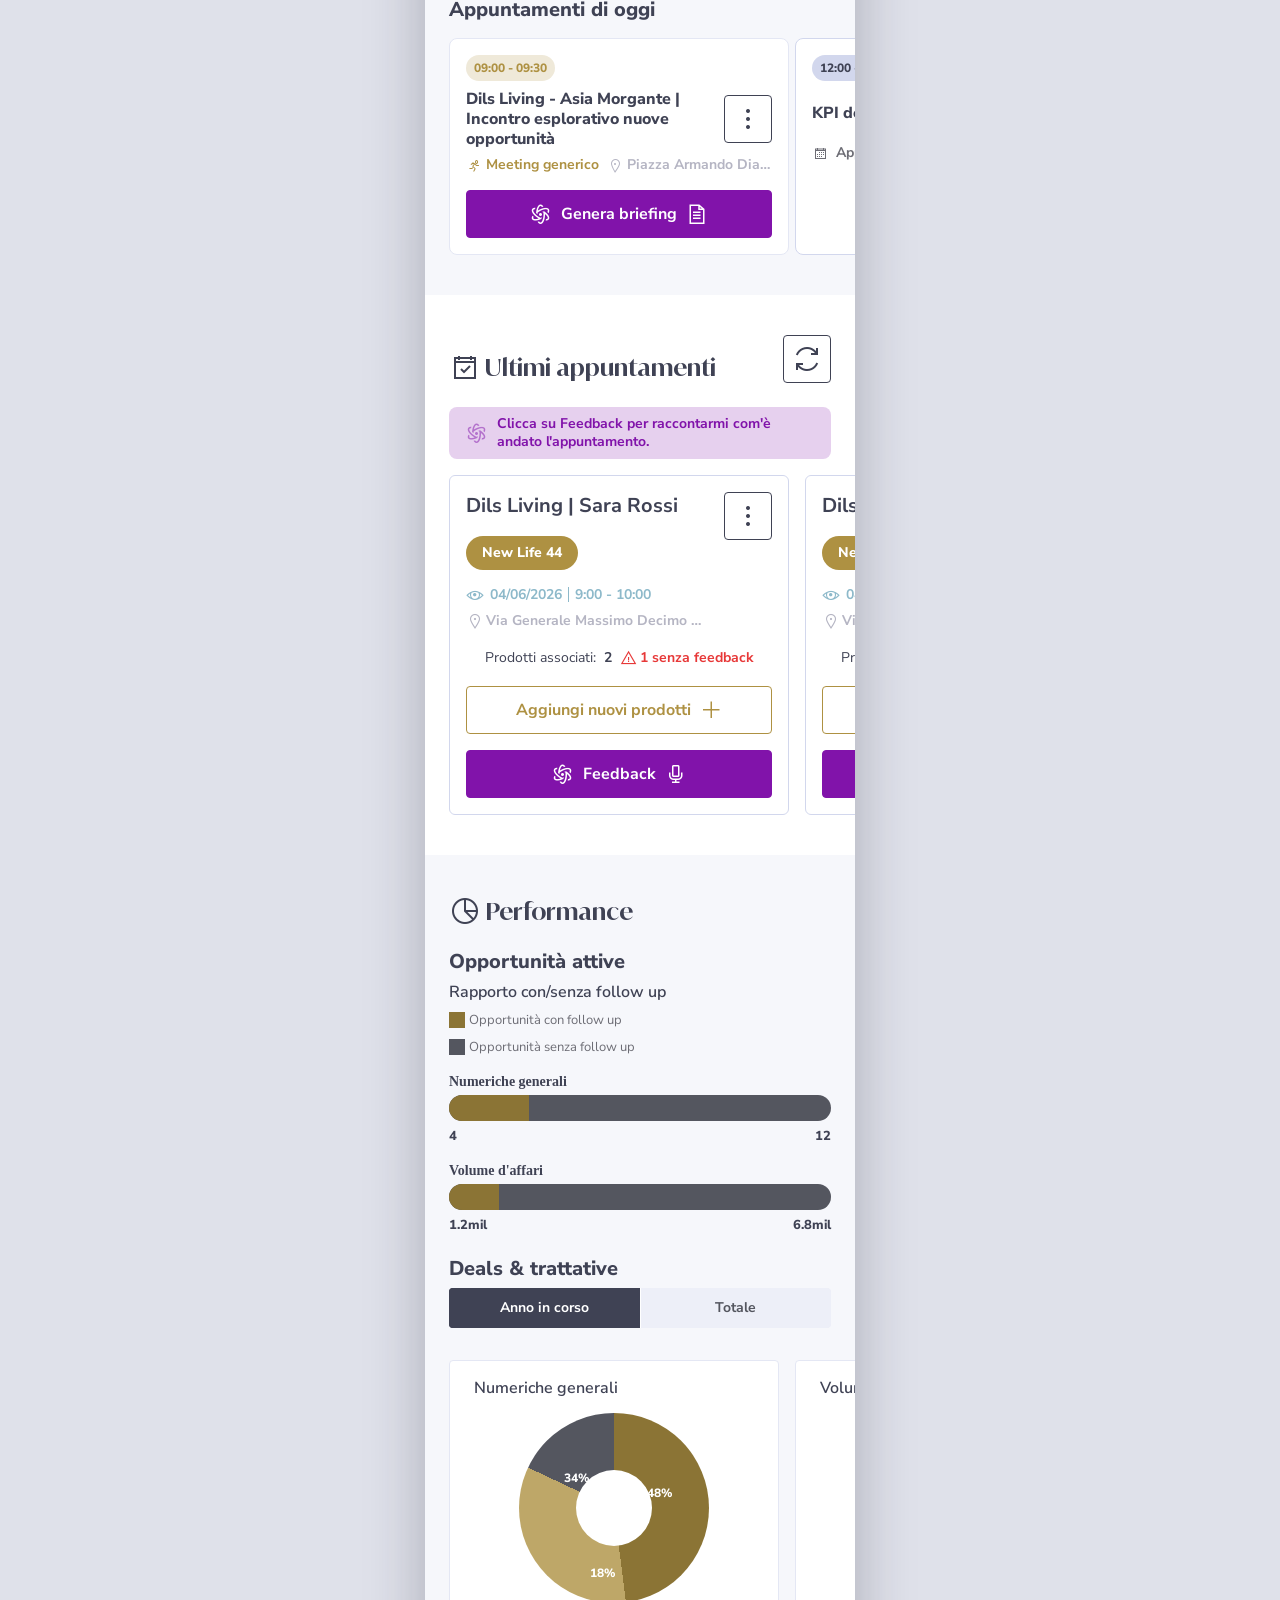
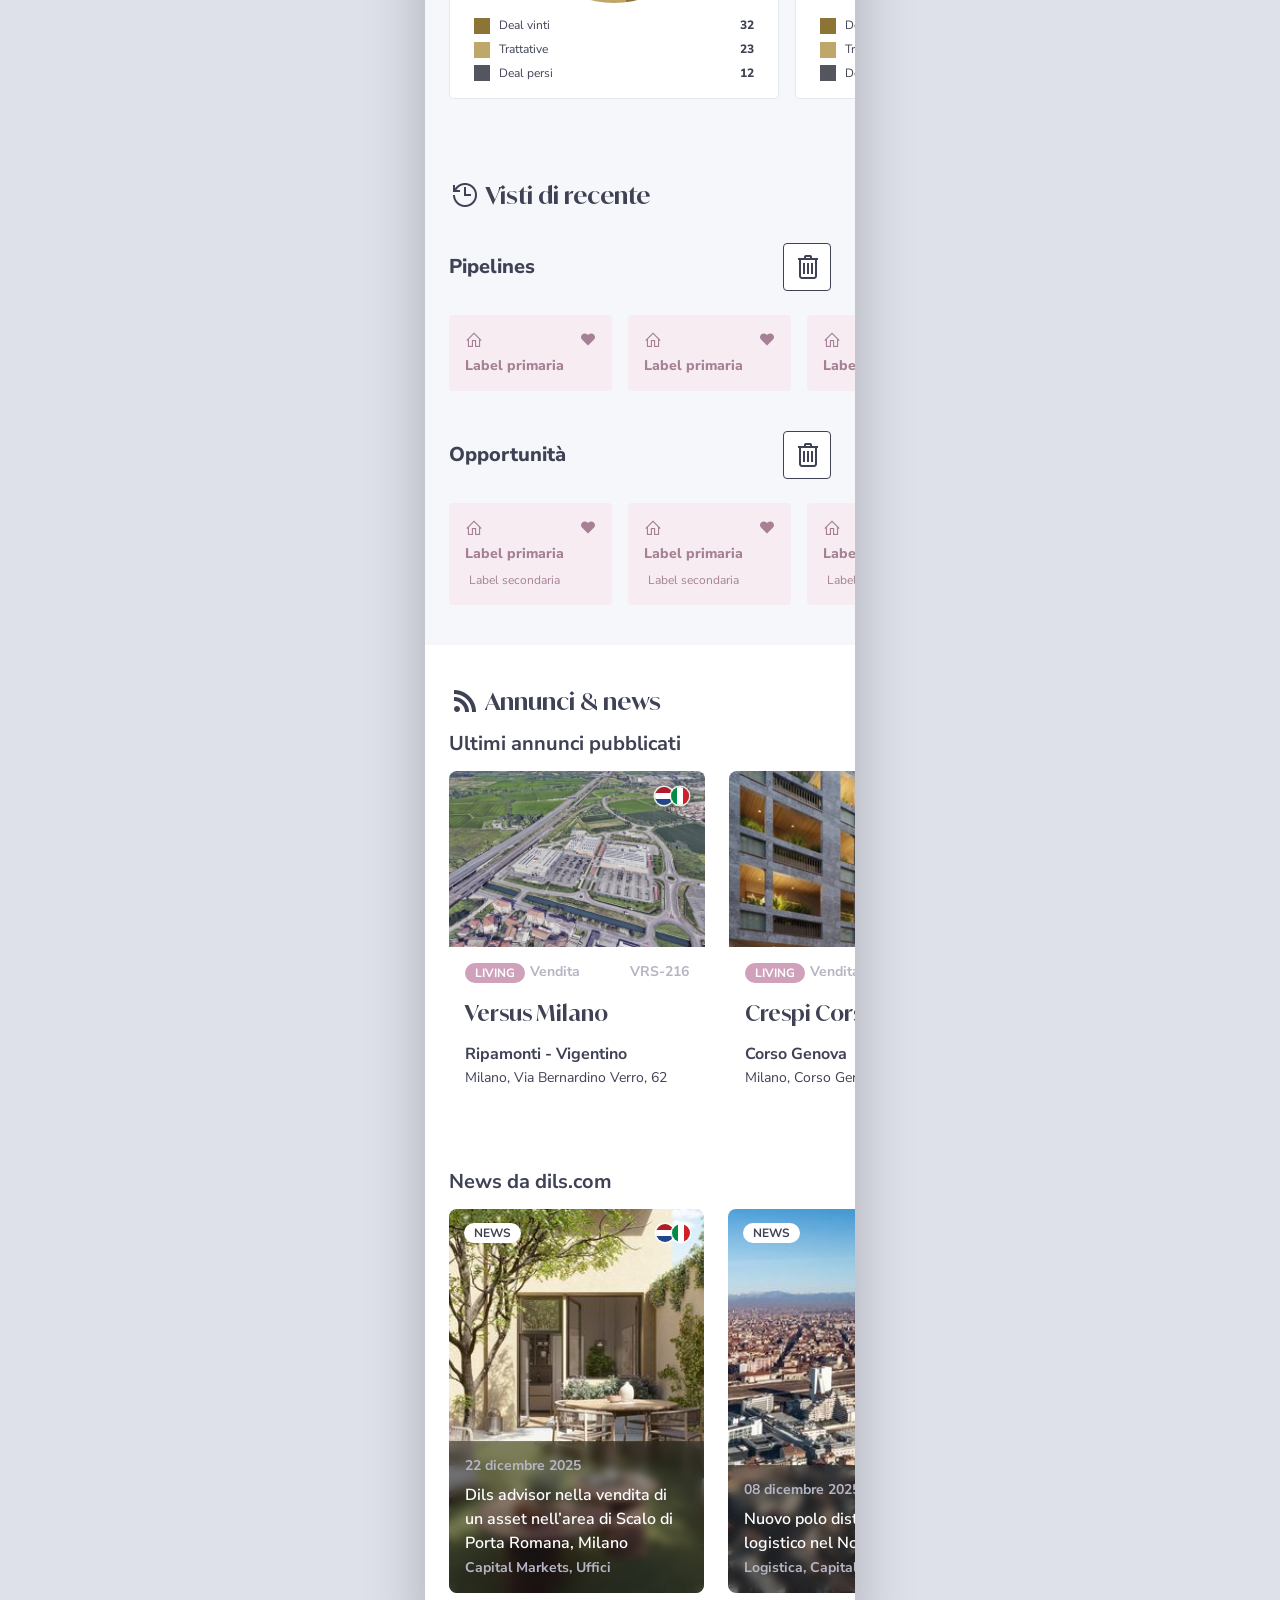
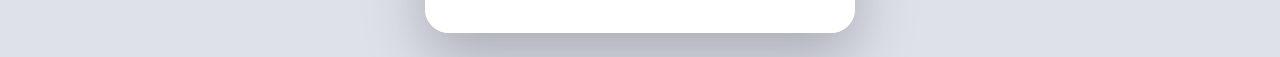
<file: next-home/index.html>
<!DOCTYPE html>
<html lang="it">
<head>
<meta charset="UTF-8">
<meta name="viewport" content="width=device-width, initial-scale=1.0, maximum-scale=1.0, viewport-fit=cover">
<meta name="theme-color" content="#ffffff">
<title>Next · Homepage proattiva + AI</title>

<link rel="preconnect" href="https://fonts.googleapis.com">
<link rel="preconnect" href="https://fonts.gstatic.com" crossorigin>
<link href="https://fonts.googleapis.com/css2?family=Nunito+Sans:ital,opsz,wght@0,6..12,400;0,6..12,600;0,6..12,700;0,6..12,800;1,6..12,400&display=swap" rel="stylesheet">
<link rel="stylesheet" href="assets/la/css/line-awesome.min.css">

<style>
@font-face{ font-family:"IvyMode"; src:url("assets/fonts/IvyMode-SemiBold.woff2") format("woff2"); font-weight:600; font-style:normal; font-display:swap; }

/* ===== Tokens (Next Design Library) ===== */
:root{
  --ink:#3f4254;            /* General/Black */
  --ink-2:#6d6d75;          /* Greyscale/Grey+2 */
  --ink-3:#b5b5c3;          /* Greyscale/Grey */
  --grey-2:#d3d3db;
  --bg:#f6f7fb;             /* Light/Light-4 */
  --line:#e4e7f4;           /* Light/Light-2 */
  --line-d:#d2d7ed;         /* Light/Light */
  --soft:#edeff8;           /* Light/Light-3 */
  --soft-ink:#54565f;       /* Light/Light+3 (perf dark, inactive seg text) */
  --ai:#8113aa; --ai-2:#b371cc; --ai-soft:#e6d0ee;
  --brass:#ae9142;          /* Brass (links, pills) */
  --brass-up:#8b7435;       /* Brass+1 (perf bars/legend/donut-vinti, see-all) */
  --brass-1:#bea768; --brass-soft:#efe9d9;
  --green:#0bb783; --red:#e73838; --yellow:#FFA800;
  --green-bn:#cef1e6; --green-bn-ink:#076e4f;   /* info banner */
  --office:#8db9ca; --living:#d0a1ba;
  --pink:#A68195; --pink-bg:#F6ECF1;
  --r:8px; --r-sm:4px; --r-card:6px; --pill:999px;
  --inset:24px;
}

*{box-sizing:border-box;}
[hidden]{display:none!important;}
html{scroll-behavior:smooth;-webkit-text-size-adjust:100%;}
body{ margin:0;background:#dfe1ea;color:var(--ink);
  font-family:"Nunito Sans","nunito-sans","Trebuchet MS",Arial,Helvetica,sans-serif;
  font-size:14px;line-height:1.4;-webkit-font-smoothing:antialiased; }
.app{max-width:430px;margin:0 auto;background:var(--bg);position:relative;min-height:100vh;}
@media(min-width:520px){
  body{padding:24px 0;}
  .app{box-shadow:0 24px 60px rgba(31,33,46,.28);border-radius:24px;overflow:clip;min-height:auto;}
  .topbar{border-radius:24px 24px 0 0;}
}
h1,h2,h3,h4,p{margin:0;}
.ivy{font-family:"IvyMode",Georgia,"Times New Roman",serif;font-weight:600;}
a{color:inherit;text-decoration:none;}
button{font-family:inherit;cursor:pointer;border:none;background:none;color:inherit;padding:0;}
img{display:block;}
.no-bar{scrollbar-width:none;-ms-overflow-style:none;}
.no-bar::-webkit-scrollbar{display:none;width:0;height:0;}

/* ===== Rails ===== */
.rail{ display:flex;gap:16px;align-items:stretch;overflow-x:auto;overflow-y:hidden;
  scroll-snap-type:x mandatory;scroll-padding-left:var(--inset);
  padding:0 var(--inset);-webkit-overflow-scrolling:touch;overscroll-behavior-x:contain; }
.rail>*{scroll-snap-align:start;flex:0 0 auto;}
.rail-end{flex:0 0 1px;width:1px;}
#fu1,#fu2{gap:8px;}                 /* follow-up contact rails */
#estates,#news{gap:24px;}           /* annunci + news rails */

/* ===== Top bar ===== */
.topbar{ position:sticky;top:0;z-index:30;background:#fff;height:80px;
  display:flex;align-items:center;justify-content:space-between;
  padding:16px 24px;border-bottom:1px solid var(--soft); }
.topbar .logo{width:32px;height:32px;flex:0 0 32px;}
.topbar .logo img{width:32px;height:32px;}
.topbar .actions{display:flex;align-items:center;gap:15px;}
.btn-icon{width:48px;height:48px;border-radius:var(--r-sm);display:flex;align-items:center;justify-content:center;padding:4px;font-size:32px;color:var(--ink);background:none;}
.avatar{width:48px;height:48px;border-radius:50%;overflow:hidden;flex:0 0 48px;background:linear-gradient(180deg,#d6189a,#7d1e9e);}
.avatar img{width:100%;height:100%;object-fit:cover;}

/* ===== Hero ===== */
.hero{position:relative;z-index:2;height:176px;}
.hero .bg{position:absolute;inset:0;overflow:hidden;}
.hero .bg img{width:100%;height:100%;object-fit:cover;}
.hero h1{position:absolute;top:0;left:0;right:0;height:176px;display:flex;align-items:center;justify-content:center;
  color:#fff;font-size:36px;line-height:48px;font-weight:600;text-shadow:0 2px 14px rgba(0,0,0,.35);}
.hero-set{position:absolute;top:24px;right:24px;width:48px;height:48px;background:#fff;border:1px solid var(--ink);
  border-radius:var(--r-sm);display:flex;align-items:center;justify-content:center;padding:4px;font-size:32px;color:var(--ink);z-index:2;}
.search{position:absolute;left:var(--inset);right:var(--inset);bottom:-28px;z-index:2;background:#fff;
  border:1px solid var(--soft);border-radius:var(--r);display:flex;align-items:center;gap:24px;padding:16px;box-shadow:0 12px 28px rgba(31,33,46,.16);}
.search input{border:none;outline:none;flex:1;font-size:16px;color:var(--ink);background:none;min-width:0;}
.search input::placeholder{color:var(--ink-3);}
.search .las{font-size:24px;color:var(--ink-2);}

/* ===== Info banner (under search) ===== */
.info-banner{position:relative;z-index:1;background:var(--green-bn);display:flex;gap:8px;align-items:flex-start;padding:40px 24px 16px;}
.info-banner .las{font-size:16px;color:var(--green-bn-ink);flex:0 0 16px;margin-top:2px;}
.info-banner span{flex:1;min-width:0;font-size:14px;font-weight:400;line-height:normal;color:var(--green-bn-ink);text-align:center;}

/* ===== Section scaffold ===== */
.section{padding:40px 0;}
.section.tint{background:var(--bg);}
.section.white{background:#fff;}
.sec-head{padding:0 var(--inset);margin-bottom:24px;}
.sec-head .row{display:flex;align-items:flex-end;justify-content:space-between;gap:16px;}
.sec-eyebrow{display:flex;flex-direction:row;align-items:center;gap:4px;}
.sec-eyebrow .las,.sec-eyebrow .lar{font-size:32px;color:var(--ink);width:32px;height:32px;line-height:32px;}
.sec-title{font-size:24px;line-height:28px;color:var(--ink);}
.head-tools{display:flex;gap:8px;flex:0 0 auto;}
.tool-btn{width:48px;height:48px;border:1px solid var(--ink);border-radius:var(--r-sm);display:flex;align-items:center;justify-content:center;padding:4px;font-size:32px;color:var(--ink);background:#fff;}

/* group sub-header */
.grp{padding:0 var(--inset);margin:24px 0 8px;display:flex;align-items:center;justify-content:space-between;gap:12px;}
.grp h3{font-size:20px;font-weight:800;color:var(--ink);line-height:1.1;}
.grp p{font-size:16px;font-weight:600;color:var(--ink);margin-top:8px;}
#followup .grp p{font-size:14px;font-weight:400;margin-top:0;}        /* follow-up subtitle: Regular 14, no gap */
#recenti .sec-head{margin-bottom:32px;}                                /* Visti di recente: roomier rhythm */
#recenti .grp{margin:0 0 24px;}
#recenti .grp~.grp{margin-top:40px;}

/* ===== Segmented control ===== */
.seg{display:flex;gap:1px;background:#fff;border-radius:var(--r-sm);overflow:hidden;margin:0 var(--inset) 24px;}
.seg-btn{flex:1;min-width:0;min-height:40px;display:flex;align-items:center;justify-content:center;
  padding:8px 16px;font-size:14px;font-weight:700;line-height:1.05;text-align:center;
  background:var(--soft);color:var(--soft-ink);border:1px solid var(--soft);}
.seg-btn.is-active{background:var(--ink);color:#fff;border-color:var(--ink);}

/* ===== Applicativi tiles ===== */
.app-card{width:120px;height:120px;border-radius:var(--r-card);padding:8px;color:#fff;display:flex;flex-direction:column;justify-content:space-between;}
.app-card .las,.app-card .lar{font-size:24px;line-height:1;align-self:flex-start;}
.app-card span{font-size:16px;font-weight:700;line-height:normal;text-align:center;width:100%;}
.app-card.light{background:#fff;color:var(--ink-2);}

/* ===== AI banner ===== */
.ai-banner{background:var(--ai-soft);border-radius:var(--r);padding:8px 16px;display:flex;gap:8px;align-items:center;}
.ai-banner .las{font-size:24px;color:var(--ai-2);flex:0 0 24px;}
.ai-banner span{flex:1;min-width:0;font-size:14px;font-weight:700;line-height:18px;color:var(--ai);}

/* ===== Follow-up cards ===== */
.contact{width:340px;background:#fff;border:1px solid var(--line);border-radius:var(--r-card);min-height:124px;padding:24px 16px;display:flex;flex-direction:column;gap:32px;}
.contact .zone-a{display:flex;flex-direction:row;gap:16px;align-items:flex-start;}
.contact .main-col{display:flex;flex-direction:column;gap:16px;flex:1;min-width:0;}
.contact .nameblock{display:flex;flex-direction:column;gap:8px;}
.contact .micro{font-size:12px;font-weight:700;color:var(--brass);white-space:nowrap;overflow:hidden;text-overflow:ellipsis;}
.contact .name{font-size:20px;font-weight:700;color:var(--ink);white-space:nowrap;overflow:hidden;text-overflow:ellipsis;}
.contact .chips{display:flex;flex-wrap:wrap;gap:8px;}
.contact .quick{display:flex;gap:8px;align-items:flex-start;}
.sq-btn{width:48px;height:48px;border:1px solid var(--ink);border-radius:var(--r-sm);display:flex;align-items:center;justify-content:center;padding:4px;font-size:32px;color:var(--ink);background:#fff;flex:0 0 48px;}
.contact .foot{margin-top:auto;display:flex;flex-direction:column;align-items:center;justify-content:center;}
.contact .foot .line{display:flex;flex-direction:row;align-items:center;gap:4px;height:18px;white-space:nowrap;font-size:12px;color:var(--ink);}
.contact .foot .line b{font-weight:700;}
.chip{display:inline-flex;align-items:center;gap:4px;border:1px solid var(--ink);border-radius:var(--pill);padding:4px 8px;font-size:12px;font-weight:800;line-height:18px;color:var(--ink);background:#fff;}
.chip.solid{background:var(--ink);color:#fff;}
.chip .las{font-size:16px;}
.more-card{width:340px;background:var(--soft);border:1px solid var(--line);border-radius:var(--r-card);display:flex;align-items:center;justify-content:center;text-align:center;padding:8px 24px;}
.more-card .lab{display:flex;align-items:center;justify-content:center;gap:8px;color:var(--brass-up);font-weight:700;font-size:16px;}
.more-card .lab .las{font-size:24px;}

/* ===== Calendar ===== */
.cal-title{padding:0 var(--inset);font-size:20px;font-weight:800;line-height:1.2;margin-bottom:16px;color:var(--ink);}
.daypick{padding:4px var(--inset) 16px;}
.day{width:56px;height:56px;border:1px solid #e1e1e7;border-radius:var(--r);padding:8px;display:flex;flex-direction:column;align-items:center;justify-content:center;gap:2px;background:#fff;position:relative;}
.day small{font-size:8px;color:var(--ink);font-weight:600;text-transform:uppercase;line-height:10px;}
.day b{font-size:18px;line-height:18px;font-weight:800;color:var(--ink);}
.day.is-sel{background:#f0f0f3;border-color:#e1e1e7;}
.day.has-dot::after{content:"";position:absolute;top:3px;right:3px;width:8px;height:8px;border-radius:50%;background:var(--green);}

/* appointment cards (Oggi + Prossimi share this) */
.appt-rail{gap:6px;}
.appt-card{width:340px;background:#fff;border:1px solid var(--line);border-radius:var(--r);padding:16px;display:flex;flex-direction:column;gap:16px;}
.appt-card.darker{border-color:var(--line-d);}
.appt-card .appt-body{display:flex;flex-direction:column;gap:8px;}
.appt-card .appt-body>.tpill{align-self:flex-start;}
.appt-card .titlerow{display:flex;gap:16px;align-items:center;justify-content:space-between;}
.appt-card .titlerow .appt-title{flex:1;min-width:0;}
.appt-title{font-size:16px;font-weight:800;line-height:1.25;color:var(--ink);}
.tpill{display:inline-flex;align-items:center;border-radius:var(--pill);padding:4px 8px;font-size:12px;font-weight:800;line-height:18px;background:var(--brass-soft);color:var(--brass);white-space:nowrap;}
.tpill.grey{background:var(--line-d);color:var(--ink);}
.detailrow{display:flex;gap:8px;align-items:center;}
.detailrow .lrow{flex:1;min-width:0;}
.trow{display:flex;align-items:center;gap:4px;font-size:14px;font-weight:700;line-height:1.2;color:var(--brass);}
.trow .las{font-size:16px;}
.trow.out{gap:8px;color:var(--ink-2);}
.lrow{display:flex;align-items:center;gap:4px;font-size:14px;font-weight:700;line-height:1.2;color:var(--ink-3);min-width:0;}
.lrow .las{font-size:16px;flex:0 0 auto;}
.lrow span{white-space:nowrap;overflow:hidden;text-overflow:ellipsis;}
.kebab-slot{width:48px;height:48px;flex:0 0 48px;}
.psq{width:48px;height:48px;border-radius:var(--r-sm);display:flex;align-items:center;justify-content:center;padding:4px;font-size:32px;flex:0 0 48px;}
.psq.ghost{background:#fff;color:var(--ink);border:1px solid var(--ink);}
.brief-bar{width:100%;min-height:48px;background:var(--ai);border:1px solid var(--ai);border-radius:var(--r-sm);display:flex;align-items:center;justify-content:center;gap:8px;color:#fff;font-weight:700;font-size:16px;padding:8px 24px;}
.brief-bar .las{font-size:24px;}

/* reminder cards */
.remind{width:340px;background:#fff;border:1px solid var(--line);border-radius:10px;padding:10px 10px 15px 15px;display:flex;flex-direction:column;gap:8px;}
.remind .rtext{display:flex;flex-direction:column;gap:4px;}
.remind .top{display:flex;flex-direction:row;gap:16px;align-items:flex-start;}
.remind .tcol{display:flex;flex-direction:column;gap:4px;flex:1;min-width:0;}
.remind .when{display:flex;align-items:center;gap:8px;}
.remind .when .lar{font-size:24px;color:var(--yellow);}
.remind .when b{font-size:14px;font-weight:600;line-height:18px;color:var(--yellow);white-space:nowrap;}
.remind .by{font-size:12px;font-style:italic;color:var(--ink-2);}
.kebab{width:48px;height:48px;background:var(--soft);border:1px solid var(--soft);border-radius:var(--r-sm);display:flex;align-items:center;justify-content:center;padding:4px;font-size:32px;color:var(--ink);flex:0 0 48px;}
.remind .lower{display:flex;flex-direction:column;gap:8px;}
.remind h4{font-size:16px;font-weight:700;line-height:18px;color:var(--ink);white-space:nowrap;overflow:hidden;text-overflow:ellipsis;}
.remind p{font-size:14px;font-weight:400;line-height:15px;color:var(--ink);display:-webkit-box;-webkit-line-clamp:2;-webkit-box-orient:vertical;overflow:hidden;}
.remind .foot{display:flex;align-items:center;gap:4px;}
.remind .foot .las{font-size:12px;color:var(--ink-2);}
.author{background:var(--line-d);border:1px solid var(--line-d);border-radius:var(--pill);padding:4px 8px;font-size:12px;font-weight:800;line-height:18px;color:var(--ink);}

/* ===== Ultimi deal card ===== */
.deal{width:340px;background:#fff;border:1px solid var(--line-d);border-radius:var(--r-card);min-height:124px;padding:16px;}
.deal .gen{display:flex;flex-direction:column;gap:16px;}
.deal .hrow{display:flex;flex-direction:row;gap:16px;align-items:flex-start;}
.deal .lcol{display:flex;flex-direction:column;gap:16px;flex:1;min-width:0;}
.deal .name{font-size:20px;font-weight:700;color:var(--ink);white-space:nowrap;overflow:hidden;text-overflow:ellipsis;}
.tag-brass{align-self:flex-start;background:var(--brass);color:#fff;border-radius:var(--pill);padding:8px 16px;font-size:14px;font-weight:800;line-height:18px;}
.deal .info{display:flex;flex-direction:column;gap:8px;}
.deal .when{display:flex;align-items:center;gap:6px;color:var(--office);font-weight:700;font-size:14px;line-height:18px;}
.deal .when .las{font-size:18px;}
.deal .when .sep{width:1px;height:15px;background:var(--office);}
.deal .loc{display:flex;align-items:center;gap:2px;color:var(--ink-3);font-size:14px;font-weight:700;line-height:18px;}
.deal .loc .las{font-size:18px;}
.deal .loc span{white-space:nowrap;overflow:hidden;text-overflow:ellipsis;}
.deal .prod{display:flex;align-items:center;justify-content:center;gap:8px;font-size:14px;line-height:24px;color:var(--ink);}
.deal .prod b{font-weight:700;}
.deal .warn{display:inline-flex;align-items:center;gap:2px;color:var(--red);font-weight:700;font-size:14px;}
.deal .warn .las{font-size:18px;}
.add-btn{width:100%;min-height:48px;background:#fff;border:1px solid var(--brass);border-radius:var(--r-sm);display:flex;align-items:center;justify-content:center;gap:8px;color:var(--brass);font-weight:700;font-size:16px;padding:8px 24px;}
.add-btn .las{font-size:24px;}

/* ===== Performance ===== */
.legend{display:flex;flex-direction:column;gap:8px;padding:0 var(--inset);margin-bottom:16px;}
.legend div{display:flex;align-items:center;gap:4px;font-size:13px;color:var(--ink-2);}
.dot{width:16px;height:16px;border-radius:0;flex:0 0 16px;}
.dot.brass{background:var(--brass-up);} .dot.dark{background:var(--soft-ink);} .dot.brass-1{background:var(--brass-1);}
.metric{padding:0 var(--inset);margin-bottom:16px;}
.metric .lab{font-size:14px;font-weight:600;color:var(--ink);margin-bottom:7px;}
.bar{height:26px;border-radius:var(--pill);background:var(--soft-ink);overflow:hidden;display:flex;}
.bar i{display:block;height:100%;background:var(--brass-up);}
.metric .ends{display:flex;justify-content:space-between;font-size:13px;font-weight:800;color:var(--ink);margin-top:6px;}
.charts{padding:8px var(--inset) 0;}
.chart-card{width:330px;background:#fff;border:1px solid var(--line);border-radius:var(--r-sm);padding:16px 24px;}
.chart-card h4{font-size:16px;font-weight:600;margin-bottom:14px;}
.donut-wrap{position:relative;width:190px;height:190px;margin:0 auto 14px;}
.donut{width:100%;height:100%;border-radius:50%;}
.donut::after{content:"";position:absolute;inset:30%;background:#fff;border-radius:50%;}
.donut-wrap .pct{position:absolute;color:#fff;font-size:12px;font-weight:800;transform:translate(-50%,-50%);}
.clegend{display:flex;flex-direction:column;gap:7px;}
.clegend div{display:flex;align-items:center;gap:9px;font-size:12px;color:var(--ink);}
.clegend b{margin-left:auto;font-weight:800;}

/* ===== Visti di recente ===== */
.mini{width:auto;min-width:150px;background:var(--pink-bg);border-radius:var(--r-sm);padding:16px;display:flex;flex-direction:row;gap:16px;align-items:flex-start;justify-content:space-between;}
.mini .lcol{display:flex;flex-direction:column;gap:8px;align-items:flex-start;}
.mini .home{font-size:18px;color:var(--pink);}
.mini .heart{font-size:16px;color:var(--pink);}
.mini .lp{font-size:14px;font-weight:800;line-height:18px;color:var(--pink);white-space:nowrap;text-align:center;width:100%;}
.mini .ls{font-size:12px;font-weight:400;line-height:18px;color:var(--pink);white-space:nowrap;text-align:center;width:100%;}

/* ===== Annunci & news ===== */
#news-sec .sec-head{margin-bottom:16px;}
#news-sec .grp{margin:16px 0 16px;}
#news-sec .grp h3{font-weight:700;}
.estate{width:256px;height:384px;background:#fff;border-radius:var(--r);overflow:hidden;display:flex;flex-direction:column;}
.estate .ph{flex:1 0 0;position:relative;}
.estate .ph img{width:100%;height:100%;object-fit:cover;}
.estate .ph .flags{position:absolute;top:16px;right:16px;display:flex;}
.estate .body{flex:1 0 0;padding:16px;display:flex;flex-direction:column;gap:16px;}
.estate .meta{display:flex;flex-direction:row;gap:5px;align-items:flex-start;}
.cat-chip{flex:0 0 auto;height:20px;border-radius:50px;padding:1px 10px 0;display:flex;align-items:center;font-size:12px;font-weight:700;color:#fff;text-transform:uppercase;}
.estate .meta .ref{flex:1;min-width:0;display:flex;justify-content:space-between;gap:8px;font-size:14px;font-weight:700;line-height:18px;color:var(--ink-3);}
.estate .meta .ref span:last-child{text-align:right;}
.estate .et{font-family:"IvyMode",Georgia,serif;font-weight:600;font-size:22px;line-height:28px;color:var(--ink);}
.estate .addr{display:flex;flex-direction:column;gap:4px;color:var(--ink);}
.estate .addr .zone{font-size:16px;font-weight:700;line-height:normal;}
.estate .addr .full{font-size:14px;font-weight:400;line-height:18px;}
.flags{display:flex;}
.flag{width:18px;height:18px;border-radius:50%;flex:0 0 18px;box-shadow:0 0 0 1.5px rgba(255,255,255,.85);}
.flag.it{background:linear-gradient(90deg,#008C45 0 33.33%,#fff 33.33% 66.66%,#CD212A 66.66%);}
.flag.nl{background:linear-gradient(180deg,#AE1C28 0 33.33%,#fff 33.33% 66.66%,#21468B 66.66%);margin-right:-2px;}
.news-card{width:255px;height:384px;border-radius:var(--r);overflow:hidden;position:relative;}
.news-card>img{width:100%;height:100%;object-fit:cover;}
.news-card .toprow{position:absolute;top:14px;left:14.5px;right:14.5px;display:flex;align-items:center;justify-content:space-between;}
.label-chip{height:20px;border-radius:100px;padding:1px 10px 0;display:flex;align-items:center;background:#fff;font-size:12px;font-weight:700;color:var(--ink);text-transform:uppercase;}
.news-card .scrim{position:absolute;left:0;right:0;bottom:0;background:rgba(34,34,34,.5);-webkit-backdrop-filter:blur(4px);backdrop-filter:blur(4px);border-radius:0 0 var(--r) var(--r);padding:16px;display:flex;flex-direction:column;gap:8px;}
.news-card .ntgroup{display:flex;flex-direction:column;gap:4px;}
.news-card .date{font-size:14px;font-weight:700;line-height:18px;color:var(--ink-3);}
.news-card .nt{font-size:16px;font-weight:600;line-height:24px;color:#fff;}
.news-card .tag{font-size:14px;font-weight:700;line-height:18px;color:var(--ink-3);white-space:nowrap;overflow:hidden;text-overflow:ellipsis;}

@media(prefers-reduced-motion:reduce){
  html{scroll-behavior:auto;}
  .rail{scroll-snap-type:none;}
  *{transition:none!important;}
}
</style>
</head>
<body>
<div class="app">

  <!-- ===== TOP BAR ===== -->
  <header class="topbar">
    <span class="logo"><img src="assets/logo.svg" alt="Next" width="32" height="32"></span>
    <div class="actions">
      <button class="btn-icon" aria-label="Menu"><i class="las la-bars"></i></button>
      <span class="avatar"><img src="assets/avatar.jpg" alt="Luca"></span>
    </div>
  </header>

  <!-- ===== HERO ===== -->
  <section class="hero">
    <div class="bg"><img src="assets/hero.jpg" alt=""></div>
    <h1 class="ivy">Ciao Luca</h1>
    <button class="hero-set" aria-label="Impostazioni"><i class="las la-cog"></i></button>
    <div class="search">
      <input type="text" placeholder="Inserisci almeno 3 caratteri e premi invio...">
      <i class="las la-search"></i>
    </div>
  </section>

  <!-- ===== INFO BANNER (under search) ===== -->
  <div class="info-banner">
    <i class="las la-star"></i>
    <span>Scopri le novità dell'ultimo rilascio o consulta la storia degli aggiornamenti!</span>
  </div>

  <!-- ===== APP SELECTOR ===== -->
  <section class="section tint">
    <div class="sec-head">
      <div class="sec-eyebrow"><i class="las la-gem"></i><h2 class="sec-title ivy">Applicativi</h2></div>
    </div>
    <div class="seg" data-group="apps">
      <button class="seg-btn is-active" data-tab="business">Business</button>
      <button class="seg-btn" data-tab="support">Business support</button>
    </div>
    <div class="rail no-bar" data-group="apps" data-panel="business">
      <div class="app-card" style="background:#8db9ca"><i class="las la-building"></i><span>Office</span></div>
      <div class="app-card" style="background:#ae9142"><i class="las la-store"></i><span>Retail</span></div>
      <div class="app-card" style="background:#789f90"><i class="las la-truck"></i><span>Logistics</span></div>
      <div class="app-card" style="background:#d0a1ba"><i class="las la-home"></i><span>Living</span></div>
      <div class="app-card" style="background:#7e666d"><i class="las la-file-invoice-dollar"></i><span>Capital Markets</span></div>
      <div class="app-card" style="background:#000"><i class="las la-award"></i><span>Corporate</span></div>
      <div class="app-card light"><i class="las la-hotel"></i><span>Hospitality</span></div>
      <div class="rail-end"></div>
    </div>
    <div class="rail no-bar" data-group="apps" data-panel="support" hidden>
      <div class="app-card" style="background:#000"><i class="las la-flask"></i><span>Technology</span></div>
      <div class="app-card" style="background:#008193"><i class="las la-copyright"></i><span>Marketing</span></div>
      <div class="app-card" style="background:#64b46e"><i class="las la-money-bill-wave"></i><span>Finance</span></div>
      <div class="app-card" style="background:#5c4366"><i class="las la-search-location"></i><span>Research</span></div>
      <div class="app-card" style="background:#d4a7ce"><i class="las la-users"></i><span>HR</span></div>
      <div class="app-card" style="background:#575756"><i class="las la-laptop-code"></i><span>IT</span></div>
      <div class="app-card" style="background:#828027"><i class="las la-gavel"></i><span>Legal</span></div>
      <div class="rail-end"></div>
    </div>
  </section>

  <!-- ===== FOLLOW-UP ===== -->
  <section class="section white" id="followup">
    <div class="sec-head">
      <div class="row">
        <div class="sec-eyebrow"><i class="las la-share"></i><h2 class="sec-title ivy">Follow-up in sospeso</h2></div>
        <div class="head-tools"><button class="tool-btn"><i class="las la-ellipsis-v"></i></button></div>
      </div>
    </div>
    <div class="grp"><div><h3>Da non dimenticare</h3><p>Le opportunità senza follow-up da più tempo</p></div></div>
    <div class="rail no-bar" id="fu1"></div>
    <div class="grp"><div><h3>Le più recenti</h3><p>Nuove opportunità senza follow-up</p></div></div>
    <div class="rail no-bar" id="fu2"></div>
  </section>

  <!-- ===== CALENDAR ===== -->
  <section class="section tint">
    <div class="sec-head">
      <div class="sec-eyebrow"><i class="las la-calendar-alt"></i><h2 class="sec-title ivy">I miei appuntamenti</h2></div>
    </div>
    <div class="seg" data-group="cal">
      <button class="seg-btn is-active" data-tab="oggi">Appuntamenti di oggi</button>
      <button class="seg-btn" data-tab="prossimi">Prossimi appuntamenti</button>
      <button class="seg-btn" data-tab="promem">Promemoria</button>
    </div>

    <!-- OGGI -->
    <div data-group="cal" data-panel="oggi">
      <div style="padding:0 var(--inset);margin-bottom:16px"><div class="ai-banner">
        <i class="las la-atom"></i><span>Clicca su Brief per farmi fare un riassunto di tutte le informazioni utili per l'appuntamento</span>
      </div></div>
      <h3 class="cal-title">Appuntamenti di oggi</h3>
      <div class="rail appt-rail no-bar" id="oggiCards"></div>
    </div>

    <!-- PROSSIMI -->
    <div data-group="cal" data-panel="prossimi" hidden>
      <div style="padding:0 var(--inset);margin-bottom:16px"><div class="ai-banner">
        <i class="las la-atom"></i><span>Clicca su Brief per farmi fare un riassunto di tutte le informazioni utili per l'appuntamento</span>
      </div></div>
      <h3 class="cal-title">Prossimi appuntamenti</h3>
      <div class="rail daypick no-bar">
        <div class="day is-sel"><small>LUN</small><b>24</b></div>
        <div class="day"><small>MAR</small><b>25</b></div>
        <div class="day has-dot"><small>MER</small><b>26</b></div>
        <div class="day"><small>GIO</small><b>27</b></div>
        <div class="day"><small>VEN</small><b>28</b></div>
        <div class="rail-end"></div>
      </div>
      <div class="rail appt-rail no-bar" id="prossimiCards"></div>
    </div>

    <!-- PROMEMORIA -->
    <div data-group="cal" data-panel="promem" hidden>
      <div class="grp"><h3>Promemoria</h3>
        <div class="head-tools"><button class="tool-btn"><i class="las la-ellipsis-v"></i></button></div>
      </div>
      <div class="rail no-bar" id="promem"></div>
    </div>
  </section>

  <!-- ===== ULTIMI ===== -->
  <section class="section white">
    <div class="sec-head">
      <div class="row">
        <div class="sec-eyebrow"><i class="las la-calendar-check"></i><h2 class="sec-title ivy">Ultimi appuntamenti</h2></div>
        <div class="head-tools"><button class="tool-btn"><i class="las la-sync-alt"></i></button></div>
      </div>
    </div>
    <div style="padding:0 var(--inset);margin-bottom:16px"><div class="ai-banner">
      <i class="las la-atom"></i><span>Clicca su Feedback per raccontarmi com'è andato l'appuntamento.</span>
    </div></div>
    <div class="rail no-bar" id="deals"></div>
  </section>

  <!-- ===== PERFORMANCE ===== -->
  <section class="section tint">
    <div class="sec-head">
      <div class="sec-eyebrow"><i class="las la-chart-pie"></i><h2 class="sec-title ivy">Performance</h2></div>
    </div>
    <div class="grp"><div><h3>Opportunità attive</h3><p>Rapporto con/senza follow up</p></div></div>
    <div class="legend">
      <div><span class="dot brass"></span>Opportunità con follow up</div>
      <div><span class="dot dark"></span>Opportunità senza follow up</div>
    </div>
    <div class="metric"><div class="lab">Numeriche generali</div><div class="bar"><i style="width:21%"></i></div><div class="ends"><span>4</span><span>12</span></div></div>
    <div class="metric"><div class="lab">Volume d'affari</div><div class="bar"><i style="width:13%"></i></div><div class="ends"><span>1.2mil</span><span>6.8mil</span></div></div>

    <div class="grp"><h3>Deals &amp; trattative</h3></div>
    <div class="seg" data-group="perf">
      <button class="seg-btn is-active" data-tab="anno">Anno in corso</button>
      <button class="seg-btn" data-tab="totale">Totale</button>
    </div>
    <div data-group="perf" data-panel="anno">
      <div class="rail charts no-bar">
        <div class="chart-card">
          <h4>Numeriche generali</h4>
          <div class="donut-wrap">
            <div class="donut" style="background:conic-gradient(var(--brass-up) 0 48%,var(--brass-1) 48% 82%,var(--soft-ink) 82% 100%)"></div>
            <span class="pct" style="left:74%;top:42%">48%</span><span class="pct" style="left:30%;top:34%">34%</span><span class="pct" style="left:44%;top:84%">18%</span>
          </div>
          <div class="clegend"><div><span class="dot brass"></span>Deal vinti <b>32</b></div><div><span class="dot brass-1"></span>Trattative <b>23</b></div><div><span class="dot dark"></span>Deal persi <b>12</b></div></div>
        </div>
        <div class="chart-card">
          <h4>Volume d'affari</h4>
          <div class="donut-wrap">
            <div class="donut" style="background:conic-gradient(var(--brass-up) 0 33.4%,var(--soft-ink) 33.4% 93.7%,var(--brass-1) 93.7% 100%)"></div>
            <span class="pct" style="left:78%;top:40%">33.4%</span><span class="pct" style="left:45%;top:85%">60.3%</span><span class="pct" style="left:33%;top:24%">6.3%</span>
          </div>
          <div class="clegend"><div><span class="dot brass"></span>Deal vinti <b>4,43mil</b></div><div><span class="dot brass-1"></span>Trattative <b>835k</b></div><div><span class="dot dark"></span>Deal persi <b>8mil</b></div></div>
        </div>
        <div class="rail-end"></div>
      </div>
    </div>
    <div data-group="perf" data-panel="totale" hidden>
      <div class="rail charts no-bar">
        <div class="chart-card">
          <h4>Numeriche generali</h4>
          <div class="donut-wrap">
            <div class="donut" style="background:conic-gradient(var(--brass-up) 0 52%,var(--brass-1) 52% 80%,var(--soft-ink) 80% 100%)"></div>
            <span class="pct" style="left:74%;top:42%">52%</span><span class="pct" style="left:30%;top:34%">28%</span><span class="pct" style="left:44%;top:84%">20%</span>
          </div>
          <div class="clegend"><div><span class="dot brass"></span>Deal vinti <b>148</b></div><div><span class="dot brass-1"></span>Trattative <b>79</b></div><div><span class="dot dark"></span>Deal persi <b>57</b></div></div>
        </div>
        <div class="chart-card">
          <h4>Volume d'affari</h4>
          <div class="donut-wrap">
            <div class="donut" style="background:conic-gradient(var(--brass-up) 0 41%,var(--soft-ink) 41% 95%,var(--brass-1) 95% 100%)"></div>
            <span class="pct" style="left:78%;top:38%">41%</span><span class="pct" style="left:45%;top:85%">54%</span><span class="pct" style="left:33%;top:24%">5%</span>
          </div>
          <div class="clegend"><div><span class="dot brass"></span>Deal vinti <b>21,7mil</b></div><div><span class="dot brass-1"></span>Trattative <b>2,6mil</b></div><div><span class="dot dark"></span>Deal persi <b>28,4mil</b></div></div>
        </div>
        <div class="rail-end"></div>
      </div>
    </div>
  </section>

  <!-- ===== VISTI DI RECENTE ===== -->
  <section class="section tint" id="recenti">
    <div class="sec-head">
      <div class="sec-eyebrow"><i class="las la-history"></i><h2 class="sec-title ivy">Visti di recente</h2></div>
    </div>
    <div class="grp"><h3>Pipelines</h3><button class="tool-btn"><i class="las la-trash-alt"></i></button></div>
    <div class="rail no-bar" id="pipe"></div>
    <div class="grp"><h3>Opportunità</h3><button class="tool-btn"><i class="las la-trash-alt"></i></button></div>
    <div class="rail no-bar" id="oppo"></div>
  </section>

  <!-- ===== ANNUNCI & NEWS ===== -->
  <section class="section white" id="news-sec">
    <div class="sec-head">
      <div class="sec-eyebrow"><i class="las la-rss"></i><h2 class="sec-title ivy">Annunci &amp; news</h2></div>
    </div>
    <div class="grp"><h3>Ultimi annunci pubblicati</h3></div>
    <div class="rail no-bar" id="estates"></div>
    <div class="grp"><h3>News da dils.com</h3></div>
    <div class="rail no-bar" id="news"></div>
  </section>

</div>

<script>
/* tab-swap */
document.querySelectorAll('.seg .seg-btn').forEach(btn=>{
  btn.addEventListener('click',()=>{
    const seg=btn.closest('.seg'), group=seg.dataset.group, tab=btn.dataset.tab;
    seg.querySelectorAll('.seg-btn').forEach(b=>b.classList.toggle('is-active',b===btn));
    document.querySelectorAll('[data-group="'+group+'"][data-panel]').forEach(p=>{ p.hidden=(p.dataset.panel!==tab); });
  });
});

/* ---- Follow-up ---- */
function contactCard(micro,name){
  return `<div class="contact">
    <div class="zone-a">
      <div class="main-col">
        <div class="nameblock"><div class="micro">${micro}</div><div class="name">${name}</div></div>
        <div class="chips"><span class="chip">Vendita</span><span class="chip solid"><i class="las la-star"></i>Lead</span></div>
      </div>
      <div class="quick"><button class="sq-btn"><i class="las la-phone"></i></button><button class="sq-btn"><i class="lar la-envelope"></i></button></div>
    </div>
    <div class="foot"><div class="line">Ultimo contatto <b>12/03/2026</b></div></div>
  </div>`;
}
const seeAll = txt => `<a class="more-card"><span class="lab">${txt} <i class="las la-arrow-right"></i></span></a>`;
document.getElementById('fu1').innerHTML =
  contactCard('Porta Bella 15','Marica Marcelli') + contactCard('Living agency - Milan','Antonio Antonelli')
  + seeAll('Altre opportunità da non dimenticare') + '<div class="rail-end"></div>';
document.getElementById('fu2').innerHTML =
  contactCard('Porta Bella 15','Marisa Ferrero') + seeAll('Altre opportunità recenti') + '<div class="rail-end"></div>';

/* ---- Appointment cards (shared by Oggi + Prossimi) ---- */
function apptCard(o){
  const head = `<div class="titlerow"><div class="appt-title">${o.title}</div>`
    + (o.outlook ? '<span class="kebab-slot"></span>' : '<button class="psq ghost"><i class="las la-ellipsis-v"></i></button>') + '</div>';
  const meta = o.outlook
    ? `<div class="trow out"><i class="las la-calendar"></i>Appuntamento Outlook</div>`
    : `<div class="detailrow"><div class="trow"><i class="las la-running"></i>Meeting generico</div>
         <div class="lrow"><i class="las la-map-marker-alt"></i><span>${o.loc}</span></div></div>`;
  return `<div class="appt-card${o.outlook?' darker':''}">
    <div class="appt-body"><span class="tpill${o.outlook?' grey':''}">${o.time}</span>${head}${meta}</div>
    ${o.outlook?'':'<button class="brief-bar"><i class="las la-atom"></i>Genera briefing <i class="las la-file-alt"></i></button>'}
  </div>`;
}
const ADDR='Piazza Armando Diaz, 7 - 20123 - Milano';
const oggi=[
  apptCard({time:'09:00 - 09:30',title:'Dils Living - Asia Morgante | Incontro esplorativo nuove opportunità',loc:ADDR}),
  apptCard({time:'12:00 - 12:30',title:'KPI definition',outlook:true}),
  apptCard({time:'14:00 - 15:30',title:'Dils Living - Gianni Giannini | Presentazione nuove opportunità su Milano e roma',loc:ADDR}),
];
const prossimi=[
  apptCard({time:'10:30 - 11:00',title:'Dils Living - Asia Morgante | Incontro esplorativo nuove opportunità',loc:ADDR}),
  apptCard({time:'12:00 - 12:30',title:'KPI definition',outlook:true}),
  apptCard({time:'16:00 - 16:45',title:'Dils Living - Gianni Giannini | Presentazione nuove opportunità su Milano e roma',loc:ADDR}),
];
document.getElementById('oggiCards').innerHTML = oggi.join('') + '<div class="rail-end"></div>';
document.getElementById('prossimiCards').innerHTML = prossimi.join('') + '<div class="rail-end"></div>';

/* ---- Promemoria ---- */
const remindHTML = (title)=>`<div class="remind">
  <div class="top">
    <div class="tcol"><div class="when"><i class="lar la-bell"></i><b>Oggi - 14:30</b></div>
      <div class="by">da Marco Gargano il 23/04/2026</div></div>
    <button class="kebab"><i class="las la-ellipsis-v"></i></button>
  </div>
  <div class="lower">
    <div class="rtext"><h4>${title}</h4>
    <p>Promemoria: Non dimenticare di seguire i tuoi contatti e le opportunità in sospeso. Rivedi le tue attività e assicurati di non perdere nulla di importante!</p></div>
    <div class="foot"><i class="las la-user-check"></i><span class="author">LC</span></div>
  </div>
</div>`;
document.getElementById('promem').innerHTML = remindHTML('Appunti vari da ricordare') + remindHTML('Chiamare il tecnico') + '<div class="rail-end"></div>';

/* ---- Ultimi deal cards ---- */
const dealHTML = `<div class="deal"><div class="gen">
  <div class="hrow">
    <div class="lcol">
      <div class="name">Dils Living | Sara Rossi</div>
      <span class="tag-brass">New Life 44</span>
      <div class="info">
        <div class="when"><i class="las la-eye"></i>04/06/2026<span class="sep"></span>9:00 - 10:00</div>
        <div class="loc"><i class="las la-map-marker-alt"></i><span>Via Generale Massimo Decimo Meridio</span></div>
      </div>
    </div>
    <button class="tool-btn"><i class="las la-ellipsis-v"></i></button>
  </div>
  <div class="prod">Prodotti associati: <b>2</b><span class="warn"><i class="las la-exclamation-triangle"></i>1 senza feedback</span></div>
  <button class="add-btn">Aggiungi nuovi prodotti <i class="las la-plus"></i></button>
  <button class="brief-bar"><i class="las la-atom"></i>Feedback <i class="las la-microphone"></i></button>
</div></div>`;
document.getElementById('deals').innerHTML = dealHTML.repeat(3) + '<div class="rail-end"></div>';

/* ---- Visti di recente ---- */
function miniCards(n,two){
  let h='';
  for(let i=0;i<n;i++){
    const heart = i<2 ? '<i class="las la-heart heart"></i>' : '<i class="lar la-heart heart"></i>';
    h+=`<div class="mini"><div class="lcol"><i class="las la-home home"></i>
      <div class="lp">Label primaria</div>${two?'<div class="ls">Label secondaria</div>':''}</div>${heart}</div>`;
  }
  return h+'<div class="rail-end"></div>';
}
document.getElementById('pipe').innerHTML = miniCards(8,false);
document.getElementById('oppo').innerHTML = miniCards(8,true);

/* ---- Annunci property cards ---- */
const flags=(two)=>`<div class="flags">${two?'<span class="flag nl"></span>':''}<span class="flag it"></span></div>`;
const estates=[
  ['prop1.jpg','LIVING','#d0a1ba','Vendita','VRS-216','Versus Milano','Ripamonti - Vigentino','Milano, Via Bernardino Verro, 62',true],
  ['prop2.jpg','LIVING','#d0a1ba','Vendita','CRS-118','Crespi Corso Genova','Corso Genova','Milano, Corso Genova 7',true],
  ['prop3.jpg','LIVING','#d0a1ba','Vendita','ADM-010','Adamello 10','Fondazione Prada - Parco Romana','Milano, Via Adamello 10',false],
  ['prop4.jpg','OFFICE','#8db9ca','Vendita','TUP-180','Tupini Lake Building','','Roma, Viale Umberto Tupini 180',true],
  ['prop5.jpg','LIVING','#d0a1ba','Vendita','GRB-044','Garibaldi Tower','Porta Nuova','Milano, Piazza Gae Aulenti',true],
  ['prop6.jpg','OFFICE','#8db9ca','Affitto','BRE-022','Brera Loft 22','Brera','Milano, Via Brera 22',false],
];
document.getElementById('estates').innerHTML = estates.map(([img,cat,col,tx,ref,t,zone,addr,two])=>`
  <div class="estate">
    <div class="ph"><img src="assets/${img}" alt="">${flags(two)}</div>
    <div class="body">
      <div class="meta"><span class="cat-chip" style="background:${col}">${cat}</span>
        <span class="ref"><span>${tx}</span><span>${ref}</span></span></div>
      <div class="et">${t}</div>
      <div class="addr">${zone?`<div class="zone">${zone}</div>`:''}<div class="full">${addr}</div></div>
    </div>
  </div>`).join('') + '<div class="rail-end"></div>';

/* ---- News cards ---- */
const news=[
  ['news1.jpg','NEWS','22 dicembre 2025','Dils advisor nella vendita di un asset nell’area di Scalo di Porta Romana, Milano','Capital Markets, Uffici',true],
  ['news2.jpg','NEWS','08 dicembre 2025','Nuovo polo distributivo logistico nel Nord Italia','Logistica, Capital Markets',true],
  ['news3.jpg','RICERCA','30 novembre 2025','Office market: assorbimento in rialzo nel terzo trimestre a Milano','Uffici, Ricerca',false],
  ['news4.jpg','NEWS','22 novembre 2025','Living: domanda record nelle grandi città italiane','Living, Residenziale',true],
  ['news5.jpg','NEWS','15 novembre 2025','Investimenti retail, primi segnali di ripresa nel semestre','Retail, Capital Markets',false],
  ['news6.jpg','RICERCA','03 novembre 2025','Capital Markets, l’outlook semestrale sul mercato immobiliare','Capital Markets, Ricerca',true],
];
document.getElementById('news').innerHTML = news.map(([img,label,date,title,tag,two])=>`
  <div class="news-card"><img src="assets/${img}" alt="">
    <div class="toprow"><span class="label-chip">${label}</span>${flags(two)}</div>
    <div class="scrim"><div class="date">${date}</div>
      <div class="ntgroup"><div class="nt">${title}</div><div class="tag">${tag}</div></div></div>
  </div>`).join('') + '<div class="rail-end"></div>';
</script>
</body>
</html>
</file>
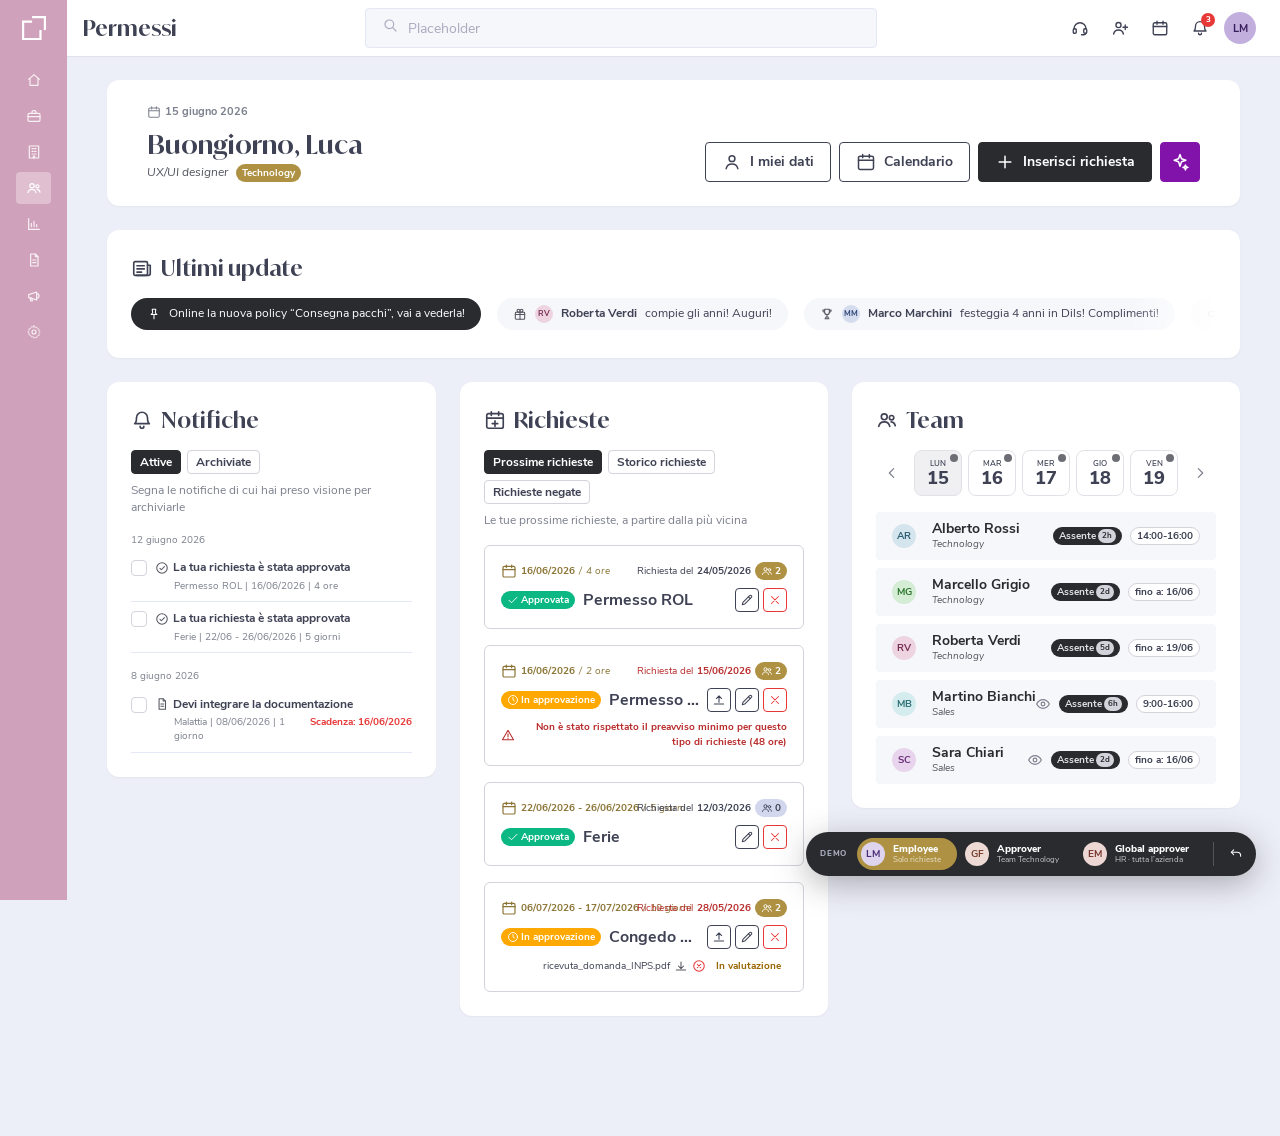
<file: permessi-prototype/index.html>
<!DOCTYPE html>
<html lang="it">
<head>
  <meta charset="UTF-8">
  <meta name="viewport" content="width=device-width, initial-scale=1.0">
  <title>Permessi — Prototipo esplorativo · Dils</title>
  <link rel="stylesheet" href="css/tokens.css">
  <link rel="stylesheet" href="css/app.css">
</head>
<body>

  <!-- Shell CRM "Next" — barra moduli (inerte nel prototipo) -->
  <aside class="sidebar" aria-label="Navigazione moduli (decorativa nel prototipo)">
    <a class="sidebar__logo" href="#" title="Next — home">
      <img src="assets/dils-symbol-negative.svg" alt="Dils">
    </a>
    <nav class="sidebar__nav" id="sidebarNav"></nav>
  </aside>

  <header class="topbar">
    <h1 class="topbar__title">Permessi</h1>
    <div class="topbar__search">
      <span id="searchIcon"></span>
      <input type="search" placeholder="Placeholder" aria-label="Cerca">
    </div>
    <div class="topbar__actions" id="topbarActions"></div>
  </header>

  <main class="main" id="app" aria-live="polite"></main>

  <div id="modalRoot"></div>
  <div id="toastRoot" aria-live="assertive"></div>

  <div class="persona-switcher" id="switcher" aria-label="Demo: cambia utente"></div>

  <script src="js/data.js"></script>
  <script src="js/app.js"></script>
</body>
</html>
</file>
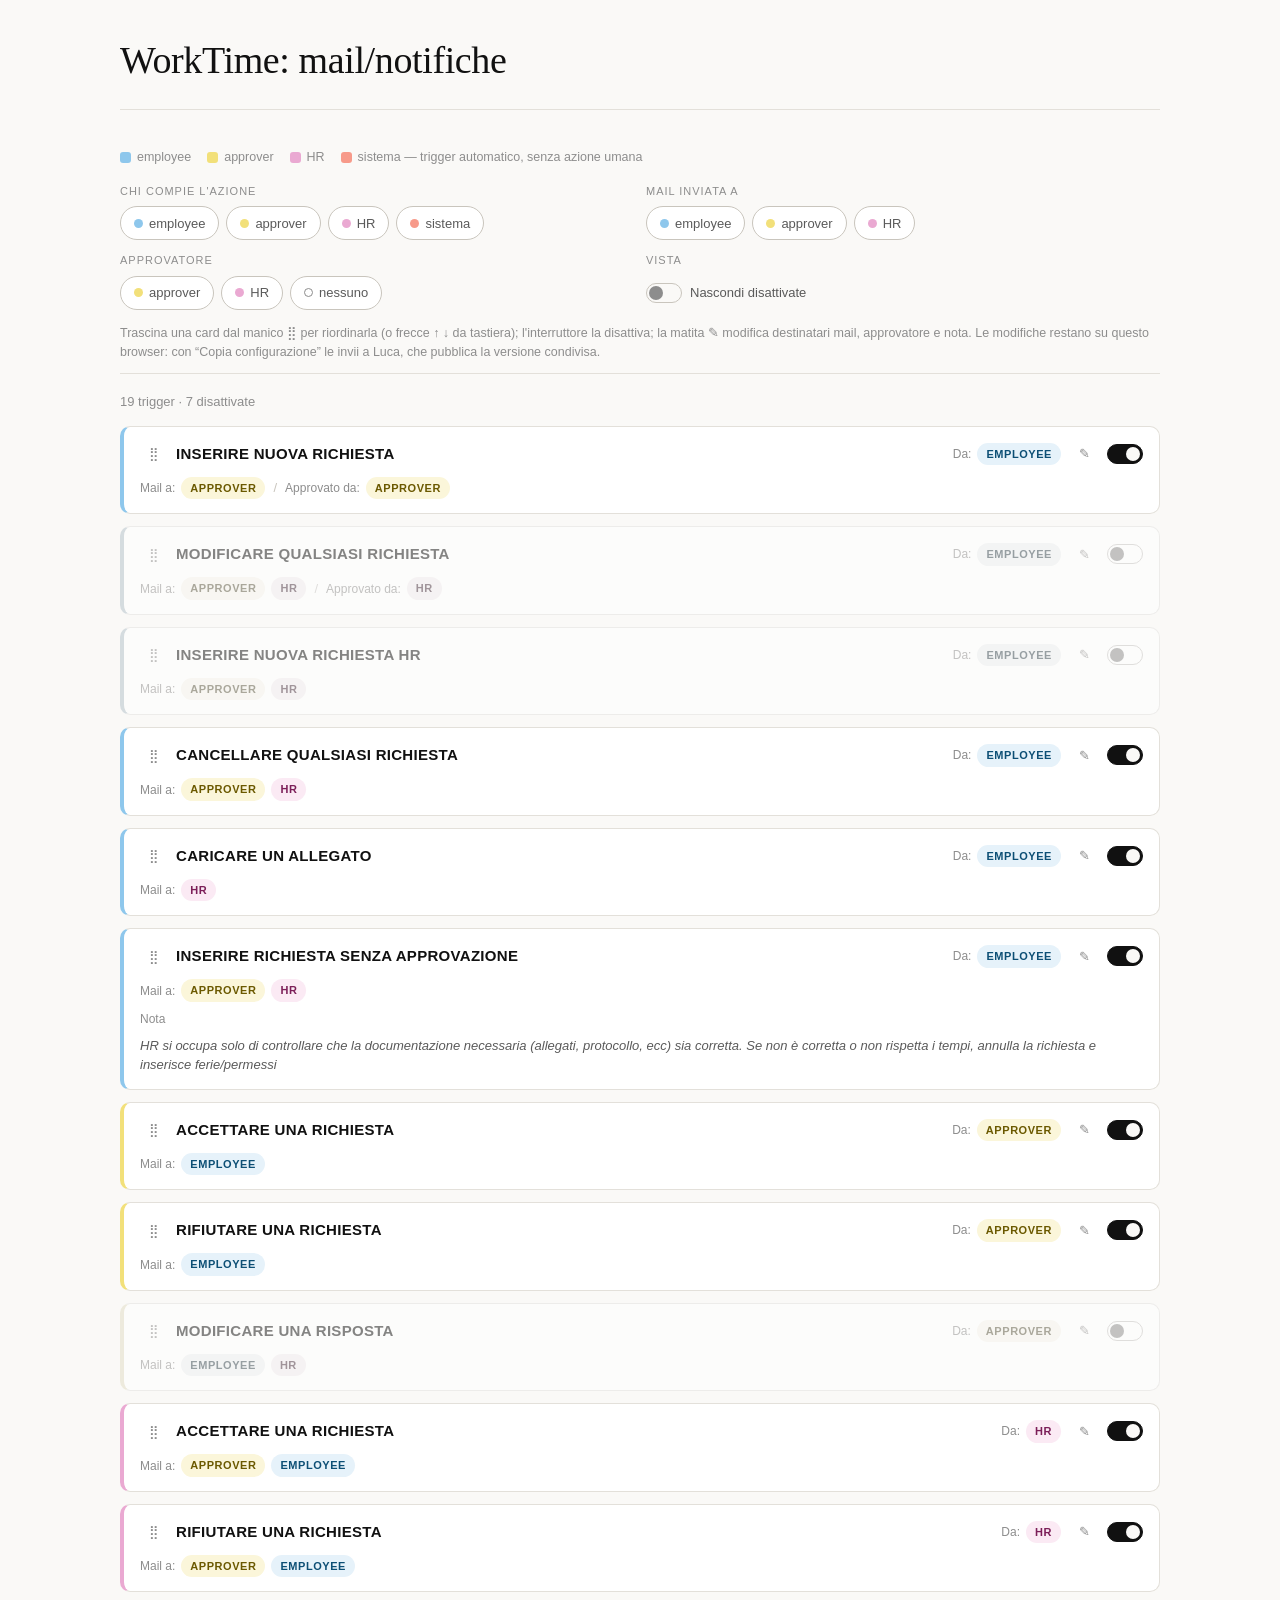
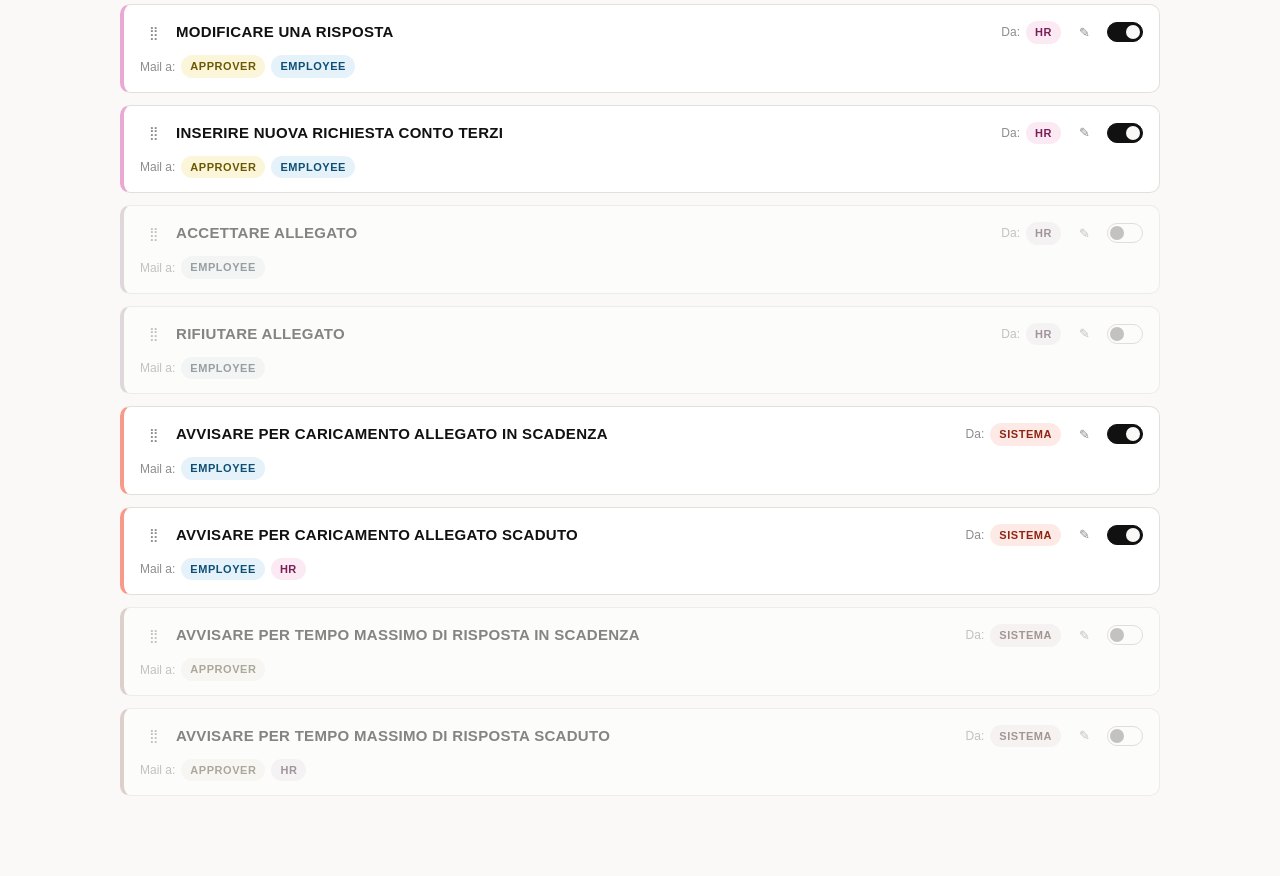
<file: worktime-trigger/index.html>
<!DOCTYPE html>
<html lang="it">
<head>
<meta charset="utf-8">
<meta name="viewport" content="width=device-width, initial-scale=1">
<title>WorkTime: mail/notifiche</title>
<style>
  :root{
    --bg:#faf9f7;
    --surface:#ffffff;
    --ink:#111111;
    --ink-soft:#5a5a5a;
    --ink-faint:#8d8d8d;
    --line:#e3e0da;
    --line-strong:#c9c5bd;
    --accent:#d0021b;

    --employee:#8ec7ec;
    --employee-bg:#e6f2fa;
    --employee-ink:#0d4f75;

    --approver:#f2e07a;
    --approver-bg:#fbf6da;
    --approver-ink:#6b5900;

    --hr:#eaa9d2;
    --hr-bg:#fbeaf4;
    --hr-ink:#7c1f59;

    --sistema:#f79a8a;
    --sistema-bg:#fdeae6;
    --sistema-ink:#8f2412;

    --radius:10px;
  }
  @media (prefers-color-scheme: dark){
    :root{
      --bg:#16150f;
      --surface:#1e1d17;
      --ink:#f3f1ec;
      --ink-soft:#b4b0a7;
      --ink-faint:#8a867d;
      --line:#33312a;
      --line-strong:#4a473e;

      --employee-bg:#132b3a;
      --employee-ink:#9ed3f2;
      --approver-bg:#332d0f;
      --approver-ink:#f0e08a;
      --hr-bg:#361a2b;
      --hr-ink:#f0a8d2;
      --sistema-bg:#3a1a13;
      --sistema-ink:#f7a596;
    }
  }

  *{box-sizing:border-box}
  html,body{margin:0;padding:0}
  body{
    background:var(--bg);
    color:var(--ink);
    font-family:"Nunito Sans",-apple-system,BlinkMacSystemFont,"Segoe UI",Helvetica,Arial,sans-serif;
    font-size:15px;
    line-height:1.5;
    -webkit-font-smoothing:antialiased;
  }
  .wrap{max-width:1080px;margin:0 auto;padding:32px 20px 80px}

  header.page{border-bottom:1px solid var(--line);padding-bottom:20px;margin-bottom:24px}
  h1{
    font-family:"Ivy Mode",Georgia,"Times New Roman",serif;
    font-weight:400;
    font-size:clamp(26px,4vw,38px);
    letter-spacing:-0.01em;
    margin:0;
  }

  /* ---------- controls ---------- */
  .controls{
    position:sticky;top:0;z-index:20;
    background:var(--bg);
    padding:14px 0 12px;
    border-bottom:1px solid var(--line);
    margin-bottom:18px;
  }
  .legend{
    display:flex;flex-wrap:wrap;gap:5px 16px;align-items:center;
    font-size:12.5px;color:var(--ink-faint);margin-bottom:16px;
  }
  .legenditem{display:inline-flex;align-items:center;gap:6px}
  .swatch{width:11px;height:11px;border-radius:3px;flex:none}
  .viewrow{display:flex;align-items:center;gap:8px;min-height:34px}
  .viewlbl{font-size:13px;color:var(--ink-soft);cursor:pointer;user-select:none}
  .actionrow{display:flex;justify-content:flex-end;margin-top:12px}
  button:focus-visible,.chip:focus-visible{
    outline:2px solid var(--accent);outline-offset:2px;
  }
  .btn{
    font:inherit;font-size:13px;
    background:var(--surface);color:var(--ink);
    border:1px solid var(--line-strong);
    border-radius:var(--radius);
    padding:9px 14px;cursor:pointer;
    min-height:40px;
  }
  .btn:hover{border-color:var(--ink-soft)}

  .filters{display:grid;gap:12px}
  @media(min-width:760px){.filters{grid-template-columns:repeat(2,1fr)}}
  fieldset{border:0;margin:0;padding:0}
  legend{
    font-size:11px;text-transform:uppercase;letter-spacing:.09em;
    color:var(--ink-faint);padding:0;margin-bottom:7px;
  }
  .chips{display:flex;gap:7px;flex-wrap:wrap}
  .chip{
    display:inline-flex;align-items:center;gap:6px;
    font:inherit;font-size:13px;
    background:var(--surface);color:var(--ink-soft);
    border:1px solid var(--line-strong);
    border-radius:999px;
    padding:6px 13px;cursor:pointer;
    min-height:34px;
  }
  .chip:hover{border-color:var(--ink-soft);color:var(--ink)}
  .chip .dot{width:9px;height:9px;border-radius:50%;flex:none}
  /* "nessuno" non è un ruolo e non ha colore: pallino vuoto.
     NB: non chiamarla .empty — collide con l'empty state, che ha del padding. */
  .chip .dot-none{background:transparent;border:1px solid var(--ink-faint)}
  .chip[aria-pressed="true"]{
    border-color:var(--ink);color:var(--ink);
    box-shadow:inset 0 0 0 1px var(--ink);
    font-weight:600;
  }
  .chip[data-role=employee][aria-pressed=true]{background:var(--employee-bg);color:var(--employee-ink);border-color:var(--employee-ink);box-shadow:inset 0 0 0 1px var(--employee-ink)}
  .chip[data-role=approver][aria-pressed=true]{background:var(--approver-bg);color:var(--approver-ink);border-color:var(--approver-ink);box-shadow:inset 0 0 0 1px var(--approver-ink)}
  .chip[data-role=hr][aria-pressed=true]{background:var(--hr-bg);color:var(--hr-ink);border-color:var(--hr-ink);box-shadow:inset 0 0 0 1px var(--hr-ink)}
  .chip[data-role=sistema][aria-pressed=true]{background:var(--sistema-bg);color:var(--sistema-ink);border-color:var(--sistema-ink);box-shadow:inset 0 0 0 1px var(--sistema-ink)}

  .count{font-size:13px;color:var(--ink-faint);margin:0 0 14px}

  /* ---------- cards ---------- */
  .list{display:grid;gap:12px;padding:0;margin:0;list-style:none}
  .card{
    background:var(--surface);
    border:1px solid var(--line);
    border-left:4px solid var(--line-strong);
    border-radius:var(--radius);
    padding:14px 16px;
  }
  .card[data-actor=employee]{border-left-color:var(--employee)}
  .card[data-actor=approver]{border-left-color:var(--approver)}
  .card[data-actor=hr]{border-left-color:var(--hr)}
  .card[data-actor=sistema]{border-left-color:var(--sistema)}

  .card-head{display:flex;gap:10px;align-items:center;flex-wrap:wrap}
  .title{
    font-weight:700;font-size:15px;letter-spacing:.02em;
    text-transform:uppercase;margin:0;flex:1 1 auto;
  }
  .meta{display:flex;gap:8px;flex-wrap:wrap;align-items:center}
  .metaitem{display:inline-flex;gap:6px;align-items:center;white-space:nowrap}
  .lbl{font-size:12px;color:var(--ink-faint)}
  .sep{color:var(--line-strong);font-size:13px}
  .tag{
    font-size:11px;letter-spacing:.05em;text-transform:uppercase;
    padding:3px 9px;border-radius:999px;white-space:nowrap;font-weight:600;
  }
  .tag.employee{background:var(--employee-bg);color:var(--employee-ink)}
  .tag.approver{background:var(--approver-bg);color:var(--approver-ink)}
  .tag.hr{background:var(--hr-bg);color:var(--hr-ink)}
  .tag.sistema{background:var(--sistema-bg);color:var(--sistema-ink)}

  .cardmeta{margin-top:10px}
  /* baseline, non center: etichetta e testo poggiano sulla stessa linea. */
  .notarow{display:flex;gap:8px;align-items:baseline;flex-wrap:wrap;margin:8px 0 0}
  .note{color:var(--ink-soft);font-size:13px;font-style:italic}

  /* ---------- riordino e attivazione ---------- */
  .handle{
    flex:none;width:26px;height:26px;
    display:inline-flex;align-items:center;justify-content:center;
    background:transparent;border:0;border-radius:6px;
    color:var(--ink-faint);font-size:13px;line-height:1;letter-spacing:-1px;
    cursor:grab;padding:0;
  }
  .handle:hover{background:var(--line);color:var(--ink)}
  .handle:active{cursor:grabbing}
  /* con i filtri attivi il riordino è disattivato: l'ordine di un elenco parziale è ambiguo */
  .nodrag .handle{visibility:hidden}
  .card.dragging{opacity:.4}

  .switch{
    flex:none;width:36px;height:20px;border-radius:999px;
    border:1px solid var(--line-strong);background:transparent;
    cursor:pointer;position:relative;padding:0;
  }
  .switch::before{
    content:"";position:absolute;top:2px;left:2px;width:14px;height:14px;
    border-radius:50%;background:var(--ink-faint);
    transition:transform .15s ease, background .15s ease;
  }
  .switch[aria-checked="true"]{background:var(--ink);border-color:var(--ink)}
  .switch[aria-checked="true"]::before{transform:translateX(16px);background:var(--bg)}

  .card.off{opacity:.5;filter:grayscale(.75)}

  .editbtn{
    flex:none;width:26px;height:26px;
    display:inline-flex;align-items:center;justify-content:center;
    background:transparent;border:0;border-radius:6px;
    color:var(--ink-faint);font-size:13px;line-height:1;
    cursor:pointer;padding:0;
  }
  .editbtn:hover{background:var(--line);color:var(--ink)}
  .editbtn[aria-expanded="true"]{background:var(--line);color:var(--ink)}
  /* matita evidenziata = la card ha destinatari/approvatore modificati localmente */
  .editbtn.mod{color:var(--accent)}

  .optbtn{
    font:inherit;font-size:11px;letter-spacing:.05em;text-transform:uppercase;
    padding:3px 9px;border-radius:999px;font-weight:600;cursor:pointer;
    background:transparent;border:1px dashed var(--line-strong);color:var(--ink-faint);
  }
  .optbtn:hover{border-color:var(--ink-soft);color:var(--ink-soft)}
  .optbtn.on{border:1px solid transparent}
  .optbtn.on.employee{background:var(--employee-bg);color:var(--employee-ink)}
  .optbtn.on.approver{background:var(--approver-bg);color:var(--approver-ink)}
  .optbtn.on.hr{background:var(--hr-bg);color:var(--hr-ink)}
  .optbtn.on.none{background:var(--line);color:var(--ink)}

  .noteinput{
    flex:1 1 200px;min-width:0;
    font:inherit;font-size:13px;color:var(--ink);
    background:var(--bg);
    border:1px solid var(--line-strong);border-radius:6px;
    padding:5px 9px;
  }
  .noteinput:focus-visible{outline:2px solid var(--accent);outline-offset:1px}

  .banner{
    background:var(--surface);
    border:1px solid var(--line-strong);border-left:4px solid var(--accent);
    border-radius:var(--radius);padding:12px 16px;margin:0 0 14px;
    font-size:13.5px;
  }
  .banner p{margin:0 0 10px}
  .banner .btnrow{display:flex;gap:8px;flex-wrap:wrap}

  .hint{font-size:12.5px;color:var(--ink-faint);margin:14px 0 0}

  .toast{
    position:fixed;left:50%;bottom:24px;transform:translateX(-50%);
    background:var(--ink);color:var(--bg);
    padding:9px 16px;border-radius:8px;font-size:13px;
    opacity:0;pointer-events:none;transition:opacity .2s;z-index:50;
    max-width:90vw;text-align:center;
  }
  .toast.show{opacity:1}

  .empty{
    border:1px dashed var(--line-strong);border-radius:var(--radius);
    padding:36px 20px;text-align:center;color:var(--ink-faint);
  }
  .hidden{display:none !important}
</style>
</head>
<body>
<div class="wrap">

<header class="page">
  <h1>WorkTime: mail/notifiche</h1>
</header>

<div class="controls">
  <div class="legend">
    <span class="legenditem"><span class="swatch" style="background:var(--employee)"></span>employee</span>
    <span class="legenditem"><span class="swatch" style="background:var(--approver)"></span>approver</span>
    <span class="legenditem"><span class="swatch" style="background:var(--hr)"></span>HR</span>
    <span class="legenditem"><span class="swatch" style="background:var(--sistema)"></span>sistema — trigger automatico, senza azione umana</span>
  </div>

  <div class="filters">
    <fieldset>
      <legend>Chi compie l'azione</legend>
      <div class="chips" id="f-actor">
        <button class="chip" data-role="employee"  data-f="actor" data-v="employee" aria-pressed="false" type="button"><span class="dot" style="background:var(--employee)"></span>employee</button>
        <button class="chip" data-role="approver"  data-f="actor" data-v="approver" aria-pressed="false" type="button"><span class="dot" style="background:var(--approver)"></span>approver</button>
        <button class="chip" data-role="hr"        data-f="actor" data-v="hr"       aria-pressed="false" type="button"><span class="dot" style="background:var(--hr)"></span>HR</button>
        <button class="chip" data-role="sistema"   data-f="actor" data-v="sistema"  aria-pressed="false" type="button"><span class="dot" style="background:var(--sistema)"></span>sistema</button>
      </div>
    </fieldset>

    <fieldset>
      <legend>Mail inviata a</legend>
      <div class="chips" id="f-mail">
        <button class="chip" data-role="employee" data-f="mail" data-v="employee" aria-pressed="false" type="button"><span class="dot" style="background:var(--employee)"></span>employee</button>
        <button class="chip" data-role="approver" data-f="mail" data-v="approver" aria-pressed="false" type="button"><span class="dot" style="background:var(--approver)"></span>approver</button>
        <button class="chip" data-role="hr"       data-f="mail" data-v="hr"       aria-pressed="false" type="button"><span class="dot" style="background:var(--hr)"></span>HR</button>
      </div>
    </fieldset>

    <fieldset>
      <legend>Approvatore</legend>
      <div class="chips" id="f-appr">
        <button class="chip" data-role="approver" data-f="appr" data-v="approver" aria-pressed="false" type="button"><span class="dot" style="background:var(--approver)"></span>approver</button>
        <button class="chip" data-role="hr"       data-f="appr" data-v="hr"       aria-pressed="false" type="button"><span class="dot" style="background:var(--hr)"></span>HR</button>
        <button class="chip"                      data-f="appr" data-v="none"     aria-pressed="false" type="button"><span class="dot dot-none"></span>nessuno</button>
      </div>
    </fieldset>

    <fieldset>
      <legend>Vista</legend>
      <div class="viewrow">
        <button class="switch" id="hideoff" type="button" role="switch" aria-checked="false" aria-label="Nascondi disattivate"></button>
        <span class="viewlbl" id="hideoff-lbl">Nascondi disattivate</span>
      </div>
    </fieldset>
  </div>

  <p class="hint">Trascina una card dal manico ⣿ per riordinarla (o frecce ↑ ↓ da tastiera); l'interruttore la disattiva; la matita ✎ modifica destinatari mail, approvatore e nota. Le modifiche restano su questo browser: con “Copia configurazione” le invii a Luca, che pubblica la versione condivisa.</p>

  <div class="actionrow hidden" id="actions">
    <button class="btn hidden" id="export" type="button">Copia configurazione</button>
    <button class="btn hidden" id="discard" type="button">Ripristina versione pubblicata</button>
    <button class="btn hidden" id="reset" type="button">Azzera filtri</button>
  </div>
</div>

<div class="banner hidden" id="verbanner">
  <p>La dashboard è stata aggiornata: le tue modifiche locali si riferiscono a una versione precedente. Stai vedendo la versione pubblicata.</p>
  <div class="btnrow">
    <button class="btn" id="ver-new" type="button">Usa la versione aggiornata</button>
    <button class="btn" id="ver-keep" type="button">Riapplica le mie modifiche</button>
  </div>
</div>

<p class="count" id="count"></p>
<ul class="list" id="list"></ul>
<div class="empty hidden" id="empty">Nessun trigger corrisponde ai filtri attivi.</div>
<div class="toast" id="toast" role="status" aria-live="polite"></div>

</div>

<script>
// `n` è il numero d'origine nel quaderno: non è mostrato, ma ordina le voci
// dentro ogni gruppo e identifica la card nel DOM.
const DATA = [
  { n:1,  title:"Inserire nuova richiesta",              actor:"employee", appr:"approver", mail:["approver"] },
  { n:2,  title:"Modificare qualsiasi richiesta",        actor:"employee", appr:"hr",   mail:["approver","hr"], off:true },
  { n:3,  title:"Inserire nuova richiesta HR",           actor:"employee", appr:"none", mail:["approver","hr"], off:true },
  { n:4,  title:"Cancellare qualsiasi richiesta",        actor:"employee", appr:"none", mail:["approver","hr"] },
  { n:5,  title:"Caricare un allegato",                  actor:"employee", appr:"none", mail:["hr"] },
  { n:13, title:"Inserire richiesta senza approvazione", actor:"employee", appr:"none", mail:["approver","hr"],
    apprNote:"HR si occupa solo di controllare che la documentazione necessaria (allegati, protocollo, ecc) sia corretta. Se non è corretta o non rispetta i tempi, annulla la richiesta e inserisce ferie/permessi" },

  { n:8,  title:"Accettare una richiesta",               actor:"approver", appr:"none", mail:["employee"] },
  { n:9,  title:"Rifiutare una richiesta",               actor:"approver", appr:"none", mail:["employee"] },
  { n:10, title:"Modificare una risposta",               actor:"approver", appr:"none", mail:["employee","hr"], off:true },

  { n:14, title:"Accettare una richiesta",               actor:"hr", appr:"none", mail:["approver","employee"] },
  { n:15, title:"Rifiutare una richiesta",               actor:"hr", appr:"none", mail:["approver","employee"] },
  { n:16, title:"Modificare una risposta",               actor:"hr", appr:"none", mail:["approver","employee"] },
  { n:17, title:"Inserire nuova richiesta conto terzi",  actor:"hr", appr:"none", mail:["approver","employee"] },
  { n:18, title:"Accettare allegato",                    actor:"hr", appr:"none", mail:["employee"], off:true },
  { n:19, title:"Rifiutare allegato",                    actor:"hr", appr:"none", mail:["employee"], off:true },

  { n:6,  title:"Avvisare per caricamento allegato in scadenza",        actor:"sistema", appr:"none", mail:["employee"] },
  { n:7,  title:"Avvisare per caricamento allegato scaduto",            actor:"sistema", appr:"none", mail:["employee","hr"] },
  { n:11, title:"Avvisare per tempo massimo di risposta in scadenza",   actor:"sistema", appr:"none", mail:["approver"], off:true },
  { n:12, title:"Avvisare per tempo massimo di risposta scaduto",       actor:"sistema", appr:"none", mail:["approver","hr"], off:true },
];

const LABEL = {employee:"employee", approver:"approver", hr:"HR", sistema:"sistema"};
const APPRLABEL = {approver:"Approver", hr:"HR"};

// ---------- stato locale (local-first, baseline versionata) ----------
// La versione pubblicata su GitHub è la "baseline". Ordine e disattivazioni
// vivono nel localStorage di ogni browser, legati alla versione su cui sono
// nati: se la baseline cambia, all'apertura compare l'avviso di aggiornamento.
// BUMP: incrementare a ogni pubblicazione di una nuova configurazione.
const BASE_VERSION = "2026-08-04.1";
const LS_KEY = "worktime-trigger-state";

const byN = new Map(DATA.map(d => [d.n, d]));
const BASELINE = DATA.map(d => d.n);   // l'ordine dell'array DATA è l'ordine pubblicato
// le voci con off:true nascono disattivate nella versione pubblicata
const BASELINE_OFF = new Set(DATA.filter(d => d.off).map(d => d.n));

const ROLES = ["employee","approver","hr"];        // destinatari mail possibili
const APPR_OPTS = ["none","approver","hr"];        // opzioni approvatore
const APPR_LABELS = {none:"nessuno", approver:"approver", hr:"HR"};

let order = [...BASELINE];
let off = new Set(BASELINE_OFF);
let mailOv = new Map();     // override locali dei destinatari mail: n → [ruoli]
let apprOv = new Map();     // override locali dell'approvatore: n → "none"|"approver"|"hr"
let noteOv = new Map();     // override locali della nota: n → testo ("" = nota rimossa)
let editing = new Set();    // card in modalità modifica (solo UI, non persiste)
let dirty = false;          // lo stato locale differisce dalla baseline
let pendingLocal = null;    // stato salvato su una versione precedente, in attesa di decisione

function effMail(n){ return mailOv.get(n) || byN.get(n).mail; }
function effAppr(n){ return apprOv.has(n) ? apprOv.get(n) : byN.get(n).appr; }
function baseNote(n){ return byN.get(n).apprNote || ""; }
function effNote(n){ return noteOv.has(n) ? noteOv.get(n) : baseNote(n); }
function sameMembers(a, b){ return a.length === b.length && a.every(x => b.includes(x)); }
// il testo delle note è input utente: va neutralizzato prima di finire nell'HTML
function esc(s){ return s.replace(/&/g,"&amp;").replace(/</g,"&lt;").replace(/>/g,"&gt;").replace(/"/g,"&quot;"); }

const listEl = document.getElementById("list");
const emptyEl = document.getElementById("empty");
const countEl = document.getElementById("count");
const actionsEl = document.getElementById("actions");
const toastEl = document.getElementById("toast");

function filtersActive(){ return Object.values(active).some(s => s.size > 0); }

function updateDirty(){
  const offChanged = off.size !== BASELINE_OFF.size || [...off].some(n => !BASELINE_OFF.has(n));
  dirty = offChanged || order.join() !== BASELINE.join()
       || mailOv.size > 0 || apprOv.size > 0 || noteOv.size > 0;
}

function saveState(){
  updateDirty();
  if(dirty) localStorage.setItem(LS_KEY, JSON.stringify({
    v:BASE_VERSION, order, off:[...off],
    mail:Object.fromEntries(mailOv), appr:Object.fromEntries(apprOv),
    note:Object.fromEntries(noteOv)
  }));
  else localStorage.removeItem(LS_KEY);
  refreshActions();
}

// Applica uno stato salvato: le card sconosciute spariscono, quelle nuove
// (assenti nello stato) vanno in fondo; gli override di mail/approvatore
// vengono validati e scartati se uguali alla baseline o malformati.
function applyState(s){
  const valid = new Set(BASELINE);
  const kept = (s.order||[]).filter(n => valid.has(n));
  const missing = BASELINE.filter(n => !kept.includes(n));
  order = [...kept, ...missing];
  off = new Set((s.off||[]).filter(n => valid.has(n)));
  mailOv = new Map();
  for(const [k, v] of Object.entries(s.mail || {})){
    const n = +k;
    if(!valid.has(n) || !Array.isArray(v)) continue;
    const clean = v.filter(r => ROLES.includes(r));
    if(clean.length && !sameMembers(clean, byN.get(n).mail)) mailOv.set(n, clean);
  }
  apprOv = new Map();
  for(const [k, v] of Object.entries(s.appr || {})){
    const n = +k;
    if(valid.has(n) && APPR_OPTS.includes(v) && v !== byN.get(n).appr) apprOv.set(n, v);
  }
  noteOv = new Map();
  for(const [k, v] of Object.entries(s.note || {})){
    const n = +k;
    if(valid.has(n) && typeof v === "string" && v.trim() !== baseNote(n).trim()) noteOv.set(n, v);
  }
}

function loadState(){
  let s = null;
  try{ s = JSON.parse(localStorage.getItem(LS_KEY)); }catch(e){}
  if(!s || !Array.isArray(s.order)) return;
  if(s.v !== BASE_VERSION){
    pendingLocal = s;
    document.getElementById("verbanner").classList.remove("hidden");
    return;
  }
  applyState(s);
  updateDirty();
}

let toastTimer = null;
function toast(msg){
  toastEl.textContent = msg;
  toastEl.classList.add("show");
  clearTimeout(toastTimer);
  toastTimer = setTimeout(() => toastEl.classList.remove("show"), 3500);
}

// ---------- rendering ----------
function render(){
  listEl.innerHTML = order.map(n => {
    const d = byN.get(n);
    const em = effMail(n), ea = effAppr(n), enote = effNote(n);
    const inEdit = editing.has(n);
    const modified = mailOv.has(n) || apprOv.has(n) || noteOv.has(n);

    const metaRow = inEdit
      ? `<span class="metaitem"><span class="lbl">Mail a:</span>${
           ROLES.map(r => `<button type="button" class="optbtn${em.includes(r)?` on ${r}`:""}" data-edit="mail" data-opt="${r}" aria-pressed="${em.includes(r)}">${LABEL[r]}</button>`).join("")
         }</span><span class="sep">/</span><span class="metaitem"><span class="lbl">Approvato da:</span>${
           APPR_OPTS.map(o => `<button type="button" class="optbtn${ea===o?` on ${o}`:""}" data-edit="appr" data-opt="${o}" aria-pressed="${ea===o}">${APPR_LABELS[o]}</button>`).join("")
         }</span>`
      : `<span class="metaitem"><span class="lbl">Mail a:</span>${
           em.map(m => `<span class="tag ${m}">${LABEL[m]}</span>`).join("")
         }</span>${ea!=="none"?`<span class="sep">/</span><span class="metaitem"><span class="lbl">Approvato da:</span><span class="tag ${ea}">${APPRLABEL[ea]}</span></span>`:""}`;

    return `
    <li class="card${off.has(n)?" off":""}" data-n="${n}" data-actor="${d.actor}">
      <div class="card-head">
        <button class="handle" type="button" title="Trascina per riordinare (o frecce ↑ ↓)" aria-label="Riordina «${d.title}»: trascina o usa le frecce su e giù">⣿</button>
        <h2 class="title">${d.title}</h2>
        <div class="meta">
          <span class="metaitem"><span class="lbl">Da:</span><span class="tag ${d.actor}">${LABEL[d.actor]}</span></span>
        </div>
        <button class="editbtn${modified?" mod":""}" type="button" aria-expanded="${inEdit}" title="Modifica destinatari e approvatore" aria-label="Modifica destinatari e approvatore di «${d.title}»">✎</button>
        <button class="switch" type="button" role="switch" aria-checked="${!off.has(n)}" title="Attiva/disattiva" aria-label="Trigger «${d.title}» attivo"></button>
      </div>
      <div class="meta cardmeta">${metaRow}</div>
      ${inEdit
        ? `<p class="notarow"><span class="lbl">Nota</span><input class="noteinput" type="text" value="${esc(enote)}" placeholder="Aggiungi una nota…" aria-label="Nota per «${d.title}»"></p>`
        : (enote.trim()?`<p class="notarow"><span class="lbl">Nota</span><span class="note">${esc(enote)}</span></p>`:"")}
    </li>`;
  }).join("");
  bindCardEvents();
}

function bindCardEvents(){
  listEl.querySelectorAll(".card").forEach(card => {
    const n = +card.dataset.n;
    const handle = card.querySelector(".handle");
    const sw = card.querySelector(".switch");

    sw.addEventListener("click", () => {
      off.has(n) ? off.delete(n) : off.add(n);
      card.classList.toggle("off", off.has(n));
      sw.setAttribute("aria-checked", String(!off.has(n)));
      saveState();
      apply();
    });

    card.querySelector(".editbtn").addEventListener("click", () => {
      editing.has(n) ? editing.delete(n) : editing.add(n);
      render();
      apply();
      listEl.querySelector(`[data-n="${n}"] .editbtn`).focus();
    });

    card.querySelectorAll(".optbtn").forEach(btn => {
      btn.addEventListener("click", () => {
        const opt = btn.dataset.opt;
        if(btn.dataset.edit === "mail"){
          const cur = [...effMail(n)];
          const next = cur.includes(opt) ? cur.filter(r => r !== opt) : [...cur, opt];
          if(!next.length){ toast("Serve almeno un destinatario"); return; }
          // l'override sparisce se si torna ai destinatari pubblicati
          sameMembers(next, byN.get(n).mail) ? mailOv.delete(n) : mailOv.set(n, next);
        } else {
          opt === byN.get(n).appr ? apprOv.delete(n) : apprOv.set(n, opt);
        }
        saveState();
        render();
        apply();
        listEl.querySelector(`[data-n="${n}"] [data-edit="${btn.dataset.edit}"][data-opt="${opt}"]`).focus();
      });
    });

    const noteInput = card.querySelector(".noteinput");
    if(noteInput){
      // niente re-render mentre si digita (perderebbe il focus): si aggiorna solo lo stato
      noteInput.addEventListener("input", () => {
        const v = noteInput.value;
        v.trim() === baseNote(n).trim() ? noteOv.delete(n) : noteOv.set(n, v.trim());
        saveState();
        card.querySelector(".editbtn").classList.toggle("mod", mailOv.has(n) || apprOv.has(n) || noteOv.has(n));
      });
    }

    // draggable solo mentre si afferra il manico: il testo della card resta selezionabile
    handle.addEventListener("mousedown", () => { if(!filtersActive()) card.draggable = true; });
    handle.addEventListener("keydown", e => {
      if(filtersActive()) return;
      if(e.key === "ArrowUp" || e.key === "ArrowDown"){
        e.preventDefault();
        moveCard(n, e.key === "ArrowUp" ? -1 : 1);
      }
    });

    card.addEventListener("dragstart", e => {
      if(filtersActive()){ e.preventDefault(); return; }
      card.classList.add("dragging");
      e.dataTransfer.effectAllowed = "move";
      try{ e.dataTransfer.setData("text/plain", String(n)); }catch(_){}
    });
    card.addEventListener("dragend", () => {
      card.classList.remove("dragging");
      card.draggable = false;
      commitDomOrder();
    });
  });
}

listEl.addEventListener("dragover", e => {
  const dragging = listEl.querySelector(".card.dragging");
  if(!dragging) return;
  e.preventDefault();
  const target = e.target.closest(".card");
  if(!target || target === dragging) return;
  const r = target.getBoundingClientRect();
  const before = e.clientY < r.top + r.height/2;
  listEl.insertBefore(dragging, before ? target : target.nextSibling);
});
listEl.addEventListener("drop", e => e.preventDefault());

function commitDomOrder(){
  order = [...listEl.querySelectorAll(".card")].map(c => +c.dataset.n);
  saveState();
}

function moveCard(n, delta){
  const i = order.indexOf(n);
  let j = i + delta;
  // con le disattivate nascoste, le frecce saltano le card invisibili
  while(j >= 0 && j < order.length && hideOff && off.has(order[j])) j += delta;
  if(j < 0 || j >= order.length) return;
  order.splice(i, 1);
  order.splice(j, 0, n);
  saveState();
  render();
  apply();
  listEl.querySelector(`[data-n="${n}"] .handle`).focus();
}

// ---------- filtri ----------
const active = {actor:new Set(), mail:new Set(), appr:new Set()};

// I filtri lavorano sui valori effettivi (baseline + override locali).
function matches(d){
  if(active.actor.size && !active.actor.has(d.actor)) return false;
  if(active.mail.size && ![...active.mail].some(m => effMail(d.n).includes(m))) return false;
  if(active.appr.size && !active.appr.has(effAppr(d.n))) return false;
  return true;
}

function refreshActions(){
  const f = filtersActive();
  document.getElementById("reset").classList.toggle("hidden", !f);
  document.getElementById("export").classList.toggle("hidden", !dirty);
  document.getElementById("discard").classList.toggle("hidden", !dirty);
  actionsEl.classList.toggle("hidden", !(f || dirty));
}

function apply(){
  let shown = 0;
  DATA.forEach(d => {
    const el = listEl.querySelector(`[data-n="${d.n}"]`);
    const ok = matches(d) && !(hideOff && off.has(d.n));
    el.classList.toggle("hidden", !ok);
    if(ok) shown++;
  });
  emptyEl.classList.toggle("hidden", shown !== 0);
  // il riordino resta possibile con le disattivate nascoste: restano ancorate
  // ai loro vicini e ricompaiono lì. Solo i filtri lo disabilitano.
  listEl.classList.toggle("nodrag", filtersActive());
  refreshActions();
  const base = shown === DATA.length ? `${DATA.length} trigger` : `${shown} di ${DATA.length} trigger`;
  const offNote = off.size
    ? ` · ${off.size} ${off.size === 1 ? "disattivata" : "disattivate"}${hideOff ? (off.size === 1 ? " (nascosta)" : " (nascoste)") : ""}`
    : "";
  countEl.textContent = base + offNote;
}

document.querySelectorAll(".chip").forEach(c => {
  c.addEventListener("click", () => {
    const f = c.dataset.f, v = c.dataset.v;
    if(!f) return; // chip senza data-f (es. "Nascondi disattivate"): ha un gestore suo
    const on = c.getAttribute("aria-pressed") === "true";
    c.setAttribute("aria-pressed", String(!on));
    on ? active[f].delete(v) : active[f].add(v);
    apply();
  });
});

// "Nascondi disattivate" è una preferenza di vista personale: persiste nel
// browser con una chiave sua, NON entra nell'export né nello stato condiviso.
const HIDE_KEY = "worktime-trigger-hideoff";
let hideOff = localStorage.getItem(HIDE_KEY) === "1";
const hideBtn = document.getElementById("hideoff");
hideBtn.setAttribute("aria-checked", String(hideOff));
hideBtn.addEventListener("click", () => {
  hideOff = !hideOff;
  hideOff ? localStorage.setItem(HIDE_KEY, "1") : localStorage.removeItem(HIDE_KEY);
  hideBtn.setAttribute("aria-checked", String(hideOff));
  apply();
});
// anche il testo accanto all'interruttore è cliccabile
document.getElementById("hideoff-lbl").addEventListener("click", () => hideBtn.click());

document.getElementById("reset").addEventListener("click", () => {
  Object.values(active).forEach(s => s.clear());
  // solo le chip dei filtri: "Nascondi disattivate" è una preferenza di vista
  document.querySelectorAll(".chip[data-f]").forEach(c => c.setAttribute("aria-pressed","false"));
  apply();
});

// ---------- export / ripristino / versioni ----------
document.getElementById("export").addEventListener("click", () => {
  const text = JSON.stringify({
    version:BASE_VERSION, order:[...order], off:[...off].sort((a,b)=>a-b),
    mail:Object.fromEntries(mailOv), appr:Object.fromEntries(apprOv),
    note:Object.fromEntries(noteOv)
  });
  navigator.clipboard.writeText(text).then(
    () => toast("Configurazione copiata: incollala in un messaggio a Luca"),
    () => {
      // clipboard non disponibile: si scarica un file con lo stesso contenuto
      const a = document.createElement("a");
      a.href = "data:application/json;charset=utf-8," + encodeURIComponent(text);
      a.download = "worktime-trigger-config.json";
      a.click();
      toast("Copia non riuscita: scaricato il file di configurazione, invialo a Luca");
    }
  );
});

document.getElementById("discard").addEventListener("click", () => {
  if(!confirm("Scartare le modifiche locali e tornare alla versione pubblicata?")) return;
  localStorage.removeItem(LS_KEY);
  order = [...BASELINE];
  off = new Set(BASELINE_OFF);
  mailOv = new Map();
  apprOv = new Map();
  noteOv = new Map();
  editing = new Set();
  dirty = false;
  render();
  apply();
  toast("Ripristinata la versione pubblicata");
});

document.getElementById("ver-new").addEventListener("click", () => {
  localStorage.removeItem(LS_KEY);
  pendingLocal = null;
  document.getElementById("verbanner").classList.add("hidden");
});

document.getElementById("ver-keep").addEventListener("click", () => {
  if(!pendingLocal) return;
  applyState(pendingLocal);
  pendingLocal = null;
  saveState();
  render();
  apply();
  document.getElementById("verbanner").classList.add("hidden");
  toast("Modifiche riapplicate alla nuova versione: le voci nuove sono in fondo all'elenco");
});

loadState();
render();
apply();
</script>
</body>
</html>
</file>
<file: permessi-prototype/css/tokens.css>
/* ==========================================================================
   TOKENS — mapped 1:1 from Figma "Next Design Library" variables
   (names kept recognizable: Figma "Greyscale/Grey+2" → --grey-p2, etc.)
   ========================================================================== */

/* ---- Brand fonts (R27: embedded, no CDN) ---- */
@font-face {
  font-family: 'IvyMode';
  src: url('../fonts/IvyMode-SemiBold.woff2') format('woff2'),
       url('../fonts/IvyMode-SemiBold.woff') format('woff');
  font-weight: 600;
  font-style: normal;
  font-display: swap;
}
@font-face {
  font-family: 'Nunito Sans';
  src: url('../fonts/NunitoSans-Regular.otf') format('opentype');
  font-weight: 400; font-style: normal; font-display: swap;
}
@font-face {
  font-family: 'Nunito Sans';
  src: url('../fonts/NunitoSans-Italic.otf') format('opentype');
  font-weight: 400; font-style: italic; font-display: swap;
}
@font-face {
  font-family: 'Nunito Sans';
  src: url('../fonts/NunitoSans-SemiBold.otf') format('opentype');
  font-weight: 600; font-style: normal; font-display: swap;
}
@font-face {
  font-family: 'Nunito Sans';
  src: url('../fonts/NunitoSans-Bold.otf') format('opentype');
  font-weight: 700; font-style: normal; font-display: swap;
}
@font-face {
  font-family: 'Nunito Sans';
  src: url('../fonts/NunitoSans-ExtraBold.otf') format('opentype');
  font-weight: 800; font-style: normal; font-display: swap;
}

:root {
  /* ---- General ---- */
  --general-black: #3f4254;          /* General/Black — primary text */
  --general-white: #ffffff;          /* General/White */

  /* ---- Greyscale ---- */
  --grey-p2: #6d6d75;                /* Greyscale/Grey+2 — absence dots, muted icons */
  --grey-m2: #d3d3db;                /* Greyscale/Grey-2 — card borders, badge bg */
  --grey-m3: #e1e1e7;                /* Greyscale/Grey-3 — light borders */
  --grey-m4: #f0f0f3;                /* Greyscale/Grey-4 — selected day bg */

  /* ---- Light scale ---- */
  --light-m4: #f6f7fb;               /* Light/Light-4 — team row bg */
  --light-m3: #edeff8;               /* Light/Light-3 — app background */
  --light-m2: #e4e7f4;               /* Light/Light-2 — avatar bg, dividers */
  --light:    #d2d7ed;               /* Light/Light */
  --light-p1: #a8acbe;               /* Light/Light+1 — placeholder text */
  --light-p2: #7e818e;               /* Light/Light+2 — secondary text */
  --light-p3: #54565f;               /* Light/Light+3 — captions */
  --light-p4: #2a2b2f;               /* Light/Light+4 — dark pills/buttons */

  /* ---- Brass (primary) ---- */
  --brass:    #ae9142;               /* Brass[Primary]/Brass — active tab, accents */
  --brass-p1: #8b7435;               /* Brass+1 — request card dates */
  --brass-p2: #685728;               /* Brass+2 — inactive tab text */
  --brass-m3: #dfd3b3;               /* Brass-3 — inactive tab bg */

  /* ---- Semantic ---- */
  --green:    #0bb783;               /* Green[Success] — Approvata */
  --red:      #e73838;               /* Red[Warning] — Negata / urgent (= brand red R9) */
  --red-p1:   #b92d2d;               /* Red+1 — warning text */
  --yellow:   #ffa800;               /* Yellow[Warning] — In approvazione */
  --yellow-p2:#996500;               /* Yellow+2 */

  /* ---- AI ---- */
  --ai:    #8113aa;                  /* AI/AI — AI button */
  --ai-m3: #cda1dd;                  /* AI/AI-3 */

  /* ---- Business colors (used as absence-type accents) ---- */
  --living:      #d0a1ba;            /* sidebar Navigation Living */
  --living-m4:   #f6ecf1;
  --office:      #8db9ca;
  --logistics:   #789f90;
  --hospitality: #d8826a;
  --capital:     #7e666d;
  --azure:       #eef0f8;            /* Others/Azure */

  /* ---- Spacing (Shapes/Spacing) ---- */
  --sp-025: 2px;
  --sp-050: 4px;
  --sp-075: 6px;
  --sp-100: 8px;
  --sp-200: 16px;
  --sp-300: 24px;
  --sp-500: 40px;

  /* ---- Radii ---- */
  --r-s: 4px;                        /* Button_icon / Button_label */
  --r-m: 6px;                        /* Card permessi */
  --r-l: 8px;                        /* Tabs / Day tabs */
  --r-xl: 12px;                      /* dashboard panels */
  --r-full: 999px;                   /* pills / chips */

  /* ---- Typography ---- */
  --font-display: 'IvyMode', 'Rufina', serif;                       /* SemiBold only (R16) */
  --font-body: 'Nunito Sans', 'nunito-sans', 'Trebuchet MS', Arial, Helvetica, sans-serif; /* R21 */

  /* ---- Motion (animation-patterns timings) ---- */
  --t-fast: 160ms;                   /* crossfade — pattern 3 */
  --t-base: 240ms;                   /* dense-UI fade-in — pattern 5 */
  --t-soft: 320ms;                   /* entrances / collapsibles — patterns 5 & 9 */
  --ease-out: cubic-bezier(0.25, 0.6, 0.3, 1);

  /* ---- Layout ---- */
  --sidebar-w: 67px;
  --topbar-h: 56px;
}
</file>
<file: permessi-prototype/css/app.css>
/* ==========================================================================
   APP PERMESSI — prototipo HTML (Next Design Library look & feel)
   Struttura: base → shell (sidebar/topbar) → dashboard → componenti → modali
   Motion: animation-patterns #3 (crossfade), #5 (soft fade-in), #9 (collapsible),
           #11 (reduced motion)
   ========================================================================== */

* { box-sizing: border-box; }

html, body { margin: 0; padding: 0; }

body {
  background: var(--light-m3);
  color: var(--general-black);
  font-family: var(--font-body);
  font-size: 14px;
  line-height: 1.45;
  min-width: 1180px;
}

button { font-family: inherit; cursor: pointer; }
input, select, textarea { font-family: inherit; }

:focus-visible { outline: 2px solid var(--brass); outline-offset: 2px; border-radius: 2px; }

::selection { background: var(--brass-m3); }

/* thin scrollbars */
* { scrollbar-width: thin; scrollbar-color: var(--grey-m2) transparent; }
*::-webkit-scrollbar { width: 8px; height: 8px; }
*::-webkit-scrollbar-thumb { background: var(--grey-m2); border-radius: var(--r-full); }
*::-webkit-scrollbar-track { background: transparent; }

/* ==========================================================================
   SHELL — sidebar (Navigation Living) + topbar
   ========================================================================== */

.sidebar {
  position: fixed; inset: 0 auto 0 0;
  width: var(--sidebar-w);
  background: var(--living);
  padding: var(--sp-200);
  display: flex; flex-direction: column; align-items: center;
  gap: var(--sp-300);
  z-index: 40;
}
.sidebar__logo { width: 24px; height: 24px; display: block; }
.sidebar__logo img { width: 100%; height: 100%; display: block; }
.sidebar__nav { display: flex; flex-direction: column; gap: var(--sp-050); width: 100%; }
.sidebar__btn {
  display: flex; align-items: center; justify-content: center;
  height: 32px; width: 100%;
  border: 0; border-radius: var(--r-s);
  background: transparent; color: var(--general-white);
  opacity: .85;
  transition: background var(--t-fast) ease, opacity var(--t-fast) ease;
}
.sidebar__btn svg { width: 16px; height: 16px; }
.sidebar__btn:hover { background: rgba(255, 255, 255, .22); opacity: 1; }
.sidebar__btn.is-active { background: rgba(255, 255, 255, .32); opacity: 1; }

.topbar {
  position: fixed; top: 0; left: var(--sidebar-w); right: 0;
  height: var(--topbar-h);
  background: var(--general-white);
  display: flex; align-items: center;
  gap: var(--sp-300);
  padding: 0 var(--sp-300) 0 var(--sp-200);
  box-shadow: 0 1px 0 var(--grey-m3);
  z-index: 30;
}
.topbar__title {
  font-family: var(--font-display); font-weight: 600;
  font-size: 22px; line-height: 28px;
  margin: 0;
}
.topbar__search {
  flex: 0 1 512px;
  margin-inline: auto;
  display: flex; align-items: center; gap: var(--sp-100);
  height: 40px;
  background: var(--light-m4);
  border: 1px solid var(--light-m2);
  border-radius: var(--r-s);
  padding: 0 var(--sp-200);
  color: var(--light-p1);
}
.topbar__search input {
  flex: 1; border: 0; background: transparent; outline: none;
  font-size: 14px; color: var(--general-black);
}
.topbar__search input::placeholder { color: var(--light-p1); }
.topbar__search svg { width: 16px; height: 16px; flex: none; }
.topbar__actions { display: flex; align-items: center; gap: var(--sp-100); }
.topbar__iconbtn {
  position: relative;
  display: flex; align-items: center; justify-content: center;
  width: 32px; height: 32px;
  background: transparent; border: 0; border-radius: var(--r-s);
  color: var(--general-black);
  transition: background var(--t-fast) ease;
}
.topbar__iconbtn:hover { background: var(--light-m4); }
.topbar__iconbtn svg { width: 18px; height: 18px; }
.topbar__badge {
  position: absolute; top: 1px; right: 1px;
  min-width: 14px; height: 14px; padding: 0 3px;
  border-radius: var(--r-full);
  background: var(--red); color: var(--general-white);
  font-size: 8px; font-weight: 800; line-height: 14px; text-align: center;
}
.topbar__avatar {
  width: 32px; height: 32px; border-radius: var(--r-full);
  display: flex; align-items: center; justify-content: center;
  color: var(--general-white); font-size: 11px; font-weight: 700;
  border: 0;
}

/* ==========================================================================
   LAYOUT
   ========================================================================== */

.main {
  margin-left: var(--sidebar-w);
  padding: calc(var(--topbar-h) + var(--sp-300)) var(--sp-500) 120px;
  max-width: 1880px;
}

/* ---- welcome / head card ---- */
.welcome {
  position: relative;
  background: var(--general-white);
  border-radius: var(--r-xl);
  box-shadow: 0 1px 2px rgba(63, 66, 84, .06);
  padding: var(--sp-300) var(--sp-500) var(--sp-500);
  margin-bottom: var(--sp-500);
}
.welcome__date {
  display: flex; align-items: center; gap: var(--sp-050);
  font-size: 11px; font-weight: 700; color: var(--light-p2);
}
.welcome__date svg { width: 14px; height: 14px; }
.welcome__row { display: flex; align-items: flex-end; justify-content: space-between; gap: var(--sp-300); margin-top: var(--sp-100); }
.welcome__greeting {
  font-family: var(--font-display); font-weight: 600;
  font-size: 26px; line-height: 32px; margin: 0;
}
.welcome__sub { display: flex; align-items: center; gap: var(--sp-100); margin-top: var(--sp-050); }
.welcome__role { font-size: 12px; font-style: italic; color: var(--light-p3); }
.welcome__actions { display: flex; align-items: center; gap: var(--sp-100); }
/* senza barra dei ruoli (employee / vista calendario) il footer della card si stringe */
.welcome--solo { padding-bottom: var(--sp-300); margin-bottom: var(--sp-300); }

/* tabs straddle the welcome card bottom edge (Figma: bottom -20px) */
.role-tabs {
  position: absolute; bottom: -20px; left: 50%; transform: translateX(-50%);
  display: flex; gap: var(--sp-100);
}
.role-tab {
  display: flex; align-items: center; justify-content: center; gap: var(--sp-100);
  height: 40px; min-width: 178px;
  padding: var(--sp-100) var(--sp-200);
  border: 0; border-radius: var(--r-l);
  background: var(--brass-m3); color: var(--brass-p2);
  font-size: 14px; font-weight: 700;
  transition: background var(--t-fast) ease, color var(--t-fast) ease, box-shadow var(--t-fast) ease;
}
.role-tab svg { width: 20px; height: 20px; }
.role-tab:hover { box-shadow: 0 2px 6px rgba(63, 66, 84, .18); }
.role-tab.is-active { background: var(--brass); color: var(--general-white); }
.role-tab__count {
  min-width: 18px; height: 18px; padding: 0 5px;
  border-radius: var(--r-full);
  background: rgba(255, 255, 255, .9); color: var(--brass-p2);
  font-size: 10px; font-weight: 800; line-height: 18px;
}

/* ---- dashboard grids ---- */
.dash-grid { display: grid; grid-template-columns: 1fr 1.12fr 1.18fr; gap: var(--sp-300); align-items: start; }
.dash-col { display: flex; flex-direction: column; gap: var(--sp-300); min-width: 0; }
.dash-grid--two { display: grid; grid-template-columns: 1.25fr 1fr; gap: var(--sp-300); align-items: start; }

/* ==========================================================================
   PANEL (dashboard card)
   ========================================================================== */

.panel {
  background: var(--general-white);
  border-radius: var(--r-xl);
  box-shadow: 0 1px 2px rgba(63, 66, 84, .06);
  padding: var(--sp-300);
  min-width: 0;
}
.panel__head { display: flex; align-items: center; gap: var(--sp-100); margin-bottom: var(--sp-200); }
.panel__head svg { width: 22px; height: 22px; flex: none; }
.panel__title {
  font-family: var(--font-display); font-weight: 600;
  font-size: 22px; line-height: 28px; margin: 0;
  flex: 1; min-width: 0;
}
.panel__head-actions { display: flex; align-items: center; gap: var(--sp-100); }
.panel__hint { font-size: 12px; color: var(--light-p2); margin: 0 0 var(--sp-200); }

/* segmented chips (Attive/Archiviate, Prossime/Storico/Negate) */
.seg { display: flex; gap: var(--sp-075); flex-wrap: wrap; margin-bottom: var(--sp-100); }
.seg__btn {
  height: 24px; padding: 0 var(--sp-100);
  border-radius: var(--r-s);
  border: 1px solid var(--grey-m2);
  background: var(--general-white); color: var(--general-black);
  font-size: 12px; font-weight: 700;
  transition: background var(--t-fast) ease, color var(--t-fast) ease;
}
.seg__btn:hover { background: var(--light-m4); }
.seg__btn.is-active { background: var(--light-p4); border-color: var(--light-p4); color: var(--general-white); }

.empty {
  padding: var(--sp-300);
  text-align: center;
  font-size: 12px; font-style: italic; color: var(--light-p2);
}

/* ==========================================================================
   BUTTONS (Button_label / Button_icon dal design system)
   ========================================================================== */

.btn {
  display: inline-flex; align-items: center; justify-content: center; gap: var(--sp-100);
  height: 40px; padding: var(--sp-100) var(--sp-200);
  border-radius: var(--r-s);
  border: 1px solid var(--general-black);
  background: var(--general-white); color: var(--general-black);
  font-size: 14px; font-weight: 700;
  transition: background var(--t-fast) ease, color var(--t-fast) ease,
              border-color var(--t-fast) ease, box-shadow var(--t-fast) ease;
}
.btn svg { width: 20px; height: 20px; }
.btn:hover { background: var(--light-m4); }
.btn--dark { background: var(--light-p4); border-color: var(--light-p4); color: var(--general-white); }
.btn--dark:hover { background: var(--general-black); }
.btn--ai { background: var(--ai); border-color: var(--ai); color: var(--general-white); width: 40px; padding: 0; }
.btn--ai:hover { background: #6c0f8f; }
.btn--green { background: var(--green); border-color: var(--green); color: var(--general-white); }
.btn--green:hover { background: #099b6f; }
.btn--red-outline { border-color: var(--red); color: var(--red); }
.btn--red-outline:hover { background: #fdecec; }
.btn--red { background: var(--red); border-color: var(--red); color: var(--general-white); }
.btn--red:hover { background: var(--red-p1); }
.btn--ghost { border-color: transparent; }
.btn--ghost:hover { background: var(--light-m4); }
.btn--sm { height: 32px; padding: 0 var(--sp-200); font-size: 12px; }
.btn--sm svg { width: 16px; height: 16px; }
.btn:disabled { opacity: .45; cursor: not-allowed; }

.iconbtn {
  display: inline-flex; align-items: center; justify-content: center;
  width: 24px; height: 24px; padding: var(--sp-050);
  border: 1px solid var(--general-black); border-radius: var(--r-s);
  background: var(--general-white); color: var(--general-black);
  transition: background var(--t-fast) ease, transform var(--t-fast) ease;
}
.iconbtn svg { width: 14px; height: 14px; }
.iconbtn:hover { background: var(--light-m4); transform: translateY(-1px); }
.iconbtn--red { border-color: var(--red); color: var(--red); }
.iconbtn--red:hover { background: #fdecec; }
.iconbtn--green { border-color: var(--green); color: var(--green); }
.iconbtn--green:hover { background: #e2f7f0; }
.iconbtn--ghost { border-color: transparent; color: var(--light-p2); }
.iconbtn--ghost:hover { background: var(--light-m4); color: var(--general-black); }
.iconbtn--lg { width: 32px; height: 32px; }
.iconbtn--lg svg { width: 16px; height: 16px; }

/* ==========================================================================
   CHIPS & PILLS
   ========================================================================== */

.chip {
  display: inline-flex; align-items: center; gap: var(--sp-025);
  min-height: 18px; padding: var(--sp-025) var(--sp-075);
  border-radius: var(--r-full);
  font-size: 10px; font-weight: 700; line-height: 1.2;
  white-space: nowrap;
}
.chip svg { width: 12px; height: 12px; flex: none; }
.chip--brass   { background: var(--brass);   color: var(--general-white); }
.chip--dark    { background: var(--light-p4); color: var(--grey-m3); }
.chip--green   { background: var(--green);   color: var(--general-white); }
.chip--yellow  { background: var(--yellow);  color: var(--general-white); }
.chip--red     { background: var(--red);     color: var(--general-white); }
.chip--outline { background: var(--general-white); border: 1px solid var(--grey-m2); color: var(--general-black); }
.chip--soft    { background: var(--light-m4); color: var(--light-p3); }
.chip--ai      { background: var(--living-m4); color: var(--ai); }
.chip--hr      { background: var(--azure); color: var(--capital); }
.chip--neutral { background: var(--light); color: var(--general-black); }   /* overlap = 0 */
.chip--eval    { background: transparent; color: var(--yellow-p2); }        /* doc "In valutazione"/"Da valutare" */

.numbadge {
  display: inline-flex; align-items: center; justify-content: center;
  min-width: 14px; min-height: 14px; padding: 0 var(--sp-050);
  border-radius: var(--r-full);
  background: var(--grey-m2); color: var(--light-p4);
  font-size: 8px; font-weight: 700;
}

.avatar {
  display: inline-flex; align-items: center; justify-content: center;
  width: 24px; height: 24px; border-radius: var(--r-full);
  background: var(--light-m2); color: var(--light-p3);
  font-size: 10px; font-weight: 700; flex: none;
}
.avatar--lg { width: 32px; height: 32px; font-size: 12px; }

/* Chip_expandable (Next DS, Figma 16107:4205) — collapsed: main pill tutta stondata.
   Expanded: main rounded SOLO a sinistra + secondary rounded SOLO a destra, affiancate
   a filo (niente gap, niente overlap) → un'unica chip con giunzione dritta al centro.
   Collapse orizzontale: meccanica del pattern 9 sull'asse X (max-width). */
.chip-exp { display: inline-flex; align-items: center; cursor: pointer; vertical-align: middle; }
.chip-exp__main {
  display: inline-flex; align-items: center;
  min-height: 18px; padding: var(--sp-025) var(--sp-075);
  border-radius: var(--r-full);
  background: var(--brass); color: var(--general-white);
  font-size: 10px; font-weight: 700; line-height: 1.2; white-space: nowrap;
  transition: border-radius var(--t-soft) var(--ease-out);
}
.chip-exp__more {
  display: inline-flex; align-items: center;
  min-height: 18px; max-width: 0; opacity: 0;
  padding-block: var(--sp-025); padding-inline: 0;
  border-radius: 0 var(--r-full) var(--r-full) 0;
  background: var(--brass-m3); color: var(--brass-p2);
  font-size: 10px; font-weight: 700; line-height: 1.2; white-space: nowrap; overflow: hidden;
  transition: max-width var(--t-soft) var(--ease-out),
              opacity var(--t-base) var(--ease-out),
              padding var(--t-soft) var(--ease-out);
}
.chip-exp.is-open .chip-exp__main { border-radius: var(--r-full) 0 0 var(--r-full); }
.chip-exp.is-open .chip-exp__more { max-width: 220px; opacity: 1; padding-inline: var(--sp-075); }

/* ==========================================================================
   TICKER — Ultimi update
   ========================================================================== */

.ticker { display: flex; align-items: center; gap: var(--sp-200); }
.ticker__rail {
  display: flex; align-items: center; gap: var(--sp-200);
  overflow-x: auto; padding-bottom: var(--sp-050);
  mask-image: linear-gradient(to right, black 92%, transparent);
}
.ticker__pill {
  display: inline-flex; align-items: center; gap: var(--sp-100);
  height: 32px; padding: 0 var(--sp-200);
  border-radius: var(--r-full);
  background: var(--light-m4);
  font-size: 12px; white-space: nowrap; flex: none;
}
.ticker__pill svg { width: 14px; height: 14px; color: var(--light-p3); }
.ticker__pill .avatar { width: 18px; height: 18px; font-size: 8px; }
.ticker__pill strong { font-weight: 700; }
.ticker__pill--pinned { background: var(--light-p4); color: var(--general-white); }
.ticker__pill--pinned svg { color: var(--general-white); }

/* ==========================================================================
   NOTIFICHE
   ========================================================================== */

.notif-group { font-size: 10px; color: var(--light-p2); margin: var(--sp-200) 0 var(--sp-050); }
.notif {
  display: flex; align-items: flex-start; gap: var(--sp-100);
  padding: var(--sp-100) 0;
  border-bottom: 1px solid var(--light-m2);
  overflow: hidden;
  max-height: 120px;
  transition: max-height var(--t-soft) ease, opacity var(--t-base) ease;
}
.notif.is-archiving { max-height: 0; opacity: 0; padding-block: 0; border-bottom-width: 0; }
.notif__check {
  width: 16px; height: 16px; margin-top: 1px; flex: none;
  border: 1px solid var(--grey-m2); border-radius: var(--r-s);
  background: var(--general-white);
  display: inline-flex; align-items: center; justify-content: center;
  color: transparent; padding: 0;
  transition: background var(--t-fast) ease, color var(--t-fast) ease;
}
.notif__check svg { width: 10px; height: 10px; }
.notif__check:hover { border-color: var(--green); color: var(--green); }
.notif__body { flex: 1; min-width: 0; }
.notif__title { display: flex; align-items: center; gap: var(--sp-050); font-size: 12px; font-weight: 700; }
.notif__title svg { width: 14px; height: 14px; color: var(--light-p3); flex: none; }
.notif__meta { font-size: 10px; color: var(--light-p2); margin-top: 2px; padding-left: 19px; }
.notif__deadline { float: right; font-size: 10px; font-weight: 700; color: var(--red); }

/* ==========================================================================
   CARD PERMESSI (richiesta) — bianco, bordo grey-2, radius 6, padding 16
   ========================================================================== */

.req-list { display: flex; flex-direction: column; gap: var(--sp-200); }
.req {
  background: var(--general-white);
  border: 1px solid var(--grey-m2);
  border-radius: var(--r-m);
  padding: var(--sp-200);
  display: flex; flex-direction: column; gap: var(--sp-100);
}
.req--urgent { border-color: var(--red); box-shadow: 0 0 0 1px var(--red) inset; }
.req__top { display: flex; align-items: center; justify-content: space-between; gap: var(--sp-100); }
.req__when { display: flex; align-items: center; gap: var(--sp-050); color: var(--brass-p1); min-width: 0; }
.req__when svg { width: 16px; height: 16px; flex: none; }
.req__when b { font-size: 10px; font-weight: 700; white-space: nowrap; }
.req__when i { font-size: 10px; font-style: italic; white-space: nowrap; }
.req__asked { display: flex; align-items: center; gap: var(--sp-050); font-size: 10px; white-space: nowrap; }
.req__asked b { font-weight: 700; }
.req__asked.is-flagged { color: var(--red-p1); }   /* in ritardo: "Richiesta del" + data in rosso */
/* riga richiedente nella card di approvazione: "Nome (Team)" grey+2 */
.req__reqline { display: flex; align-items: center; gap: var(--sp-025); font-size: 10px; color: var(--grey-p2); }
.req__reqname { font-weight: 700; }
.req__reqteam { font-style: italic; }
/* icone inline della riga allegato (download / approva-doc / rifiuta-doc / rimuovi) */
.req__docbtn { display: inline-flex; align-items: center; border: 0; background: transparent; padding: 0; color: var(--light-p3); cursor: pointer; }
.req__docbtn svg { width: 16px; height: 16px; }
.req__docbtn:hover { opacity: .6; }
.req__docbtn--green { color: var(--green); }
.req__docbtn--red { color: var(--red); }
/* nota globale (mio extra) — a sinistra, distinta dagli allegati allineati a destra */
.req__note { display: flex; align-items: flex-start; gap: var(--sp-050); font-size: 10px; color: var(--light-p3); }
.req__note svg { width: 14px; height: 14px; flex: none; margin-top: 1px; }
.req__main { display: flex; align-items: center; justify-content: space-between; gap: var(--sp-100); }
.req__id { display: flex; align-items: center; gap: var(--sp-100); min-width: 0; }
.req__type { font-size: 16px; font-weight: 700; white-space: nowrap; overflow: hidden; text-overflow: ellipsis; }
.req__actions { display: flex; align-items: center; gap: var(--sp-050); flex: none; }
.req__warn {
  display: flex; align-items: center; justify-content: flex-end; gap: var(--sp-050);
  font-size: 10px; font-weight: 700; color: var(--red-p1); text-align: right;
}
.req__warn svg { width: 14px; height: 14px; flex: none; }
/* riga allegato: allineata a destra come nel frame Figma (Secondary content items-end) */
.req__doc { display: flex; align-items: center; justify-content: flex-end; gap: var(--sp-050); font-size: 10px; color: var(--general-black); }
.req__doc svg { width: 14px; height: 14px; }
.req__motivation {
  font-size: 11px; font-style: italic; color: var(--light-p3);
  background: var(--light-m4); border-radius: var(--r-s);
  padding: var(--sp-075) var(--sp-100);
}
.req__person { display: flex; align-items: center; gap: var(--sp-100); min-width: 0; }
.req__person-name { font-size: 13px; font-weight: 700; line-height: 1.2; }
.req__person-team { font-size: 10px; font-style: italic; color: var(--light-p3); }
.req__select {
  width: 16px; height: 16px; flex: none;
  border: 1px solid var(--grey-m2); border-radius: var(--r-s);
  background: var(--general-white); padding: 0;
  display: inline-flex; align-items: center; justify-content: center; color: transparent;
}
.req__select svg { width: 10px; height: 10px; }
.req__select.is-checked { background: var(--brass); border-color: var(--brass); color: var(--general-white); }
.req__proposal {
  display: flex; align-items: flex-start; gap: var(--sp-100);
  background: var(--living-m4); border-radius: var(--r-s);
  padding: var(--sp-100); font-size: 11px;
}
.req__proposal svg { width: 14px; height: 14px; flex: none; margin-top: 1px; color: var(--capital); }

/* ==========================================================================
   TEAM — week strip + righe membri
   ========================================================================== */

.week { display: flex; align-items: center; justify-content: center; gap: var(--sp-075); margin-bottom: var(--sp-200); }
.daytab {
  position: relative;
  display: flex; flex-direction: column; align-items: center; justify-content: center;
  width: 48px; padding: var(--sp-100);
  background: var(--general-white);
  border: 1px solid var(--grey-m3); border-radius: var(--r-l);
  transition: background var(--t-fast) ease, border-color var(--t-fast) ease;
}
.daytab:hover { background: var(--light-m4); }
.daytab.is-selected { background: var(--grey-m4); }
.daytab__dow { font-size: 8px; font-weight: 600; text-transform: uppercase; line-height: 10px; color: var(--general-black); }
.daytab__num { font-size: 18px; font-weight: 800; line-height: 18px; color: var(--general-black); }
.daytab__dot {
  position: absolute; top: 3px; right: 3px;
  width: 8px; height: 8px; border-radius: var(--r-full);
  background: var(--grey-p2);
}
.member-list { display: flex; flex-direction: column; gap: var(--sp-100); }
.member {
  display: flex; align-items: center; justify-content: space-between; gap: var(--sp-200);
  background: var(--light-m4); border-radius: var(--r-s);
  padding: var(--sp-100) var(--sp-200);
}
.member__id { display: flex; align-items: center; gap: var(--sp-200); min-width: 0; }
.member__name { font-size: 14px; font-weight: 700; color: var(--light-p4); line-height: 1.25; white-space: nowrap; overflow: hidden; text-overflow: ellipsis; }
.member__team { font-size: 10px; font-style: italic; color: var(--light-p3); }
.member__right { display: flex; align-items: center; gap: var(--sp-100); flex: none; }
.member__eye { color: var(--light-p2); display: inline-flex; }
.member__eye svg { width: 16px; height: 16px; }
.assente { display: inline-flex; align-items: center; gap: var(--sp-025); }

/* ==========================================================================
   RESIDUO — box informativo dentro "Inserisci richiesta"
   ========================================================================== */

.residuo__row { display: flex; align-items: baseline; justify-content: space-between; font-size: 12px; font-weight: 700; }
.residuo__row b { font-size: 14px; font-weight: 800; }
.residuo__row small { font-weight: 400; color: var(--light-p2); }
.residuo__track { height: 8px; border-radius: var(--r-full); background: var(--light-m2); overflow: hidden; }
.residuo__fill { height: 100%; border-radius: var(--r-full); transition: width var(--t-soft) var(--ease-out); }
.resinfo {
  display: flex; flex-direction: column; gap: var(--sp-075);
  background: var(--light-m4);
  border-radius: var(--r-l);
  padding: var(--sp-200);
}
.resinfo__note {
  display: flex; align-items: flex-start; gap: var(--sp-050);
  margin: 0; font-size: 10px; color: var(--light-p3);
}
.resinfo__note svg { width: 14px; height: 14px; flex: none; }
.resinfo__note b { font-weight: 700; }

/* ==========================================================================
   KPI + ALERT (approvazione / globale)
   ========================================================================== */

.kpi-row { display: grid; grid-template-columns: repeat(3, 1fr); gap: var(--sp-300); margin-bottom: var(--sp-300); }
.kpi {
  background: var(--general-white); border-radius: var(--r-xl);
  box-shadow: 0 1px 2px rgba(63, 66, 84, .06);
  padding: var(--sp-200) var(--sp-300);
  display: flex; align-items: center; gap: var(--sp-200);
}
.kpi__icon {
  width: 40px; height: 40px; border-radius: var(--r-l); flex: none;
  display: flex; align-items: center; justify-content: center;
  background: var(--light-m4); color: var(--light-p3);
}
.kpi__icon svg { width: 20px; height: 20px; }
.kpi__icon--yellow { background: #fff3dd; color: var(--yellow-p2); }
.kpi__icon--green { background: #e2f7f0; color: var(--green); }
.kpi__icon--red { background: #fdecec; color: var(--red); }
.kpi__num { font-size: 24px; font-weight: 800; line-height: 1.1; }
.kpi__label { font-size: 11px; color: var(--light-p2); }

.alert-row {
  display: flex; align-items: center; gap: var(--sp-100);
  border-radius: var(--r-l);
  padding: var(--sp-100) var(--sp-200);
  font-size: 12px;
  margin-bottom: var(--sp-100);
}
.alert-row svg { width: 16px; height: 16px; flex: none; }
.alert-row b { font-weight: 700; }
.alert-row--yellow { background: #fff3dd; color: var(--yellow-p2); }
.alert-row--red { background: #fdecec; color: var(--red-p1); }
.alert-row .grow { flex: 1; min-width: 0; }
.alert-row button { flex: none; }

/* mass actions bar — pattern 9 (collapsible) */
.massbar-wrap {
  max-height: 0; opacity: 0; margin-top: 0; overflow: hidden;
  transition: max-height var(--t-soft) ease, opacity var(--t-base) ease, margin-top var(--t-soft) ease;
}
.massbar-wrap.is-open { max-height: 80px; opacity: 1; margin-top: var(--sp-200); }
.massbar {
  display: flex; align-items: center; gap: var(--sp-200);
  background: var(--light-p4); color: var(--general-white);
  border-radius: var(--r-l); padding: var(--sp-100) var(--sp-200);
  font-size: 12px; font-weight: 700;
}
.massbar .grow { flex: 1; }

/* team-day (globale) */
.teamday { display: flex; flex-direction: column; gap: var(--sp-100); }
.teamday__row {
  display: flex; align-items: center; gap: var(--sp-200);
  background: var(--light-m4); border-radius: var(--r-s);
  padding: var(--sp-100) var(--sp-200);
}
.teamday__name { font-size: 13px; font-weight: 700; width: 140px; flex: none; }
.teamday__chips { display: flex; align-items: center; gap: var(--sp-075); flex-wrap: wrap; flex: 1; min-width: 0; }
.teamday__count { flex: none; }

/* ==========================================================================
   CALENDARIO
   ========================================================================== */

.cal-head { display: flex; align-items: center; gap: var(--sp-200); margin-bottom: var(--sp-200); flex-wrap: wrap; }
.cal-title { font-family: var(--font-display); font-weight: 600; font-size: 22px; min-width: 190px; text-align: center; text-transform: capitalize; }
.cal-layers { display: flex; gap: var(--sp-075); margin-left: auto; }
.cal-legend { display: flex; align-items: center; gap: var(--sp-200); flex-wrap: wrap; font-size: 10px; color: var(--light-p3); margin-bottom: var(--sp-200); }
.cal-legend span { display: inline-flex; align-items: center; gap: var(--sp-050); }
.cal-legend i { width: 10px; height: 10px; border-radius: 3px; display: inline-block; }
.cal-grid { display: grid; grid-template-columns: repeat(7, 1fr); gap: var(--sp-075); }
.cal-dow { font-size: 9px; font-weight: 700; text-transform: uppercase; color: var(--light-p2); text-align: center; padding: var(--sp-050) 0; }
.cal-cell {
  min-height: 96px;
  background: var(--general-white);
  border: 1px solid var(--grey-m3); border-radius: var(--r-l);
  padding: var(--sp-075);
  display: flex; flex-direction: column; gap: var(--sp-050);
  text-align: left;
  transition: border-color var(--t-fast) ease, box-shadow var(--t-fast) ease;
}
.cal-cell:hover { border-color: var(--brass); box-shadow: 0 2px 8px rgba(63, 66, 84, .08); cursor: pointer; }
.cal-cell.is-weekend { background: var(--light-m4); }
.cal-cell.is-out { opacity: .38; }
.cal-cell.is-today { border-color: var(--brass); box-shadow: 0 0 0 1px var(--brass) inset; }
.cal-cell__num { font-size: 12px; font-weight: 800; }
.cal-cell.is-today .cal-cell__num { color: var(--brass-p1); }
.cal-chip {
  display: flex; align-items: center; gap: var(--sp-050);
  height: 18px; padding: 0 var(--sp-075);
  border-radius: var(--r-s);
  font-size: 9px; font-weight: 700;
  color: var(--general-white);
  white-space: nowrap; overflow: hidden; text-overflow: ellipsis;
  border: 0; text-align: left;
}
.cal-chip--others { background: var(--general-white); border: 1px solid var(--grey-m2); color: var(--general-black); border-left: 3px solid var(--grey-p2); }
.cal-chip--pending { opacity: .65; }
.cal-chip--more { background: transparent; color: var(--light-p2); font-style: italic; }

/* ==========================================================================
   MODALI
   ========================================================================== */

.modal-overlay {
  position: fixed; inset: 0; z-index: 60;
  background: rgba(42, 43, 47, .45);
  display: flex; align-items: flex-start; justify-content: center;
  padding: 64px var(--sp-300) var(--sp-300);
  overflow-y: auto;
  opacity: 0;
  transition: opacity var(--t-base) ease;
}
.modal-overlay.is-visible { opacity: 1; }
.modal {
  background: var(--general-white);
  border-radius: var(--r-xl);
  box-shadow: 0 16px 48px rgba(42, 43, 47, .28);
  width: 600px; max-width: 100%;
  padding: var(--sp-300);
  opacity: 0; transform: translateY(8px);
  transition: opacity var(--t-soft) var(--ease-out), transform var(--t-soft) var(--ease-out);
}
.modal-overlay.is-visible .modal { opacity: 1; transform: translateY(0); }
.modal--wide { width: 720px; }
.modal__head { display: flex; align-items: center; gap: var(--sp-100); margin-bottom: var(--sp-200); }
.modal__title { font-family: var(--font-display); font-weight: 600; font-size: 22px; margin: 0; flex: 1; }
.modal__footer { display: flex; justify-content: flex-end; gap: var(--sp-100); margin-top: var(--sp-300); }

.field { margin-bottom: var(--sp-200); }
.field__label { display: block; font-size: 12px; font-weight: 700; margin-bottom: var(--sp-050); }
.field__label small { font-weight: 400; color: var(--light-p2); }
.input, .select, .textarea {
  width: 100%; height: 40px;
  border: 1px solid var(--grey-m2); border-radius: var(--r-s);
  padding: 0 var(--sp-200);
  font-size: 14px; color: var(--general-black);
  background: var(--general-white);
  transition: border-color var(--t-fast) ease, box-shadow var(--t-fast) ease;
}
.textarea { height: 72px; padding: var(--sp-100) var(--sp-200); resize: vertical; }
.input:focus, .select:focus, .textarea:focus {
  outline: none; border-color: var(--brass);
  box-shadow: 0 0 0 3px rgba(174, 145, 66, .18);
}
.field-row { display: grid; grid-template-columns: 1fr 1fr; gap: var(--sp-200); }

/* type picker */
.type-grid { display: grid; grid-template-columns: 1fr 1fr; gap: var(--sp-100); }
.type-card {
  display: flex; align-items: flex-start; gap: var(--sp-100);
  border: 1px solid var(--grey-m2); border-radius: var(--r-l);
  background: var(--general-white);
  padding: var(--sp-100) var(--sp-200);
  text-align: left;
  transition: border-color var(--t-fast) ease, background var(--t-fast) ease, box-shadow var(--t-fast) ease;
}
.type-card:hover { border-color: var(--brass); }
.type-card.is-selected { border-color: var(--brass); box-shadow: 0 0 0 1px var(--brass) inset; background: #faf8f1; }
.type-card__dot { width: 10px; height: 10px; border-radius: 3px; flex: none; margin-top: 5px; }
.type-card__label { font-size: 13px; font-weight: 700; line-height: 1.3; }
.type-card__hint { font-size: 9px; color: var(--light-p2); line-height: 1.35; margin-top: 1px; }

.summary-box {
  background: var(--light-m4); border-radius: var(--r-l);
  padding: var(--sp-200);
  font-size: 12px;
  display: flex; flex-direction: column; gap: var(--sp-050);
}
.summary-box b { font-weight: 800; }
.summary-box .warn { color: var(--red-p1); font-weight: 700; display: flex; gap: var(--sp-050); align-items: center; }
.summary-box .warn svg { width: 14px; height: 14px; }

.docbox {
  border: 1px dashed var(--grey-m2); border-radius: var(--r-l);
  padding: var(--sp-200);
  display: flex; align-items: center; gap: var(--sp-100);
  font-size: 12px; color: var(--light-p3);
}
.docbox svg { width: 18px; height: 18px; flex: none; }
.docbox .grow { flex: 1; }
.docbox.is-loaded { border-style: solid; border-color: var(--green); color: var(--general-black); }

.detail-rows { display: flex; flex-direction: column; }
.detail-row { display: flex; gap: var(--sp-200); padding: var(--sp-100) 0; border-bottom: 1px solid var(--light-m2); font-size: 13px; }
.detail-row dt { width: 160px; flex: none; color: var(--light-p2); font-size: 12px; }
.detail-row dd { margin: 0; flex: 1; }

/* ==========================================================================
   TOAST — pattern 5 (soft fade-in)
   ========================================================================== */

#toastRoot {
  position: fixed; left: calc(var(--sidebar-w) + var(--sp-300)); bottom: var(--sp-300);
  display: flex; flex-direction: column; gap: var(--sp-100);
  z-index: 80;
}
.toast {
  display: flex; align-items: center; gap: var(--sp-100);
  background: var(--general-white);
  border-radius: var(--r-l);
  border-left: 3px solid var(--brass);
  box-shadow: 0 6px 24px rgba(42, 43, 47, .18);
  padding: var(--sp-100) var(--sp-200);
  font-size: 12px; font-weight: 700;
  max-width: 420px;
  opacity: 0; transform: translateY(6px);
  transition: opacity var(--t-soft) var(--ease-out), transform var(--t-soft) var(--ease-out);
}
.toast.is-visible { opacity: 1; transform: translateY(0); }
.toast svg { width: 16px; height: 16px; flex: none; }
.toast--green { border-left-color: var(--green); }
.toast--green svg { color: var(--green); }
.toast--red { border-left-color: var(--red); }
.toast--red svg { color: var(--red); }
.toast--yellow { border-left-color: var(--yellow); }
.toast--yellow svg { color: var(--yellow-p2); }

/* ==========================================================================
   PERSONA SWITCHER (solo demo)
   ========================================================================== */

.persona-switcher {
  position: fixed; right: var(--sp-300); bottom: var(--sp-300); z-index: 70;
  display: flex; align-items: center; gap: var(--sp-050);
  background: var(--light-p4);
  border-radius: var(--r-full);
  padding: var(--sp-075);
  box-shadow: 0 8px 32px rgba(42, 43, 47, .35);
}
.persona-switcher__label {
  font-size: 8px; font-weight: 800; letter-spacing: .08em; text-transform: uppercase;
  color: var(--light-p1); padding: 0 var(--sp-075) 0 var(--sp-100);
}
.persona-btn {
  display: flex; align-items: center; gap: var(--sp-100);
  border: 0; border-radius: var(--r-full);
  background: transparent; color: var(--general-white);
  padding: var(--sp-050) var(--sp-200) var(--sp-050) var(--sp-050);
  transition: background var(--t-fast) ease;
}
.persona-btn:hover { background: rgba(255, 255, 255, .12); }
.persona-btn.is-active { background: var(--brass); }
.persona-btn__txt { text-align: left; line-height: 1.15; }
.persona-btn__role { display: block; font-size: 10px; font-weight: 800; }
.persona-btn__sub { display: block; font-size: 8px; color: rgba(255, 255, 255, .75); }
.persona-switcher__divider { width: 1px; height: 24px; background: rgba(255, 255, 255, .2); margin: 0 var(--sp-050); }
.persona-switcher .iconbtn { border-color: transparent; background: transparent; color: var(--general-white); width: 28px; height: 28px; }
.persona-switcher .iconbtn:hover { background: rgba(255, 255, 255, .12); transform: none; }

/* ==========================================================================
   ENTRATE — pattern 5 (soft fade-in con stagger via JS)
   ========================================================================== */

.fade-in { opacity: 0; transform: translateY(4px); transition: opacity var(--t-soft) ease, transform var(--t-soft) ease; }
.fade-in.is-visible { opacity: 1; transform: translateY(0); }

/* ==========================================================================
   REDUCED MOTION — pattern 11
   ========================================================================== */

@media (prefers-reduced-motion: reduce) {
  .fade-in, .toast, .modal, .modal-overlay, .notif, .massbar-wrap, .residuo__fill, .chip-exp__main, .chip-exp__more {
    transition: none;
  }
  .fade-in, .toast { opacity: 1; transform: none; }
}
</file>
<file: next-home/assets/la/css/line-awesome.min.css>
.la,.lab,.lad,.lal,.lar,.las{-moz-osx-font-smoothing:grayscale;-webkit-font-smoothing:antialiased;display:inline-block;font-style:normal;font-variant:normal;text-rendering:auto;line-height:1}.la-lg{font-size:1.33333em;line-height:.75em;vertical-align:-.0667em}.la-xs{font-size:.75em}.la-sm{font-size:.875em}.la-1x{font-size:1em}.la-2x{font-size:2em}.la-3x{font-size:3em}.la-4x{font-size:4em}.la-5x{font-size:5em}.la-6x{font-size:6em}.la-7x{font-size:7em}.la-8x{font-size:8em}.la-9x{font-size:9em}.la-10x{font-size:10em}.la-fw{text-align:center;width:1.25em}.la-ul{list-style-type:none;margin-left:2.5em;padding-left:0}.la-ul>li{position:relative}.la-li{left:-2em;position:absolute;text-align:center;width:2em;line-height:inherit}.la-border{border:solid .08em #eee;border-radius:.1em;padding:.2em .25em .15em}.la-pull-left{float:left}.la-pull-right{float:right}.la.la-pull-left,.lab.la-pull-left,.lal.la-pull-left,.lar.la-pull-left,.las.la-pull-left{margin-right:.3em}.la.la-pull-right,.lab.la-pull-right,.lal.la-pull-right,.lar.la-pull-right,.las.la-pull-right{margin-left:.3em}.la-spin{-webkit-animation:la-spin 2s infinite linear;animation:la-spin 2s infinite linear}.la-pulse{-webkit-animation:la-spin 1s infinite steps(8);animation:la-spin 1s infinite steps(8)}@-webkit-keyframes la-spin{0%{-webkit-transform:rotate(0);transform:rotate(0)}100%{-webkit-transform:rotate(360deg);transform:rotate(360deg)}}@keyframes la-spin{0%{-webkit-transform:rotate(0);transform:rotate(0)}100%{-webkit-transform:rotate(360deg);transform:rotate(360deg)}}.la-rotate-90{-webkit-transform:rotate(90deg);transform:rotate(90deg)}.la-rotate-180{-webkit-transform:rotate(180deg);transform:rotate(180deg)}.la-rotate-270{-webkit-transform:rotate(270deg);transform:rotate(270deg)}.la-flip-horizontal{-webkit-transform:scale(-1,1);transform:scale(-1,1)}.la-flip-vertical{-webkit-transform:scale(1,-1);transform:scale(1,-1)}.la-flip-both,.la-flip-horizontal.la-flip-vertical{-webkit-transform:scale(-1,-1);transform:scale(-1,-1)}:root .la-flip-both,:root .la-flip-horizontal,:root .la-flip-vertical,:root .la-rotate-180,:root .la-rotate-270,:root .la-rotate-90{-webkit-filter:none;filter:none}.la-stack{display:inline-block;height:2em;line-height:2em;position:relative;vertical-align:middle;width:2.5em}.la-stack-1x,.la-stack-2x{left:0;position:absolute;text-align:center;width:100%}.la-stack-1x{line-height:inherit}.la-stack-2x{font-size:2em}.la-inverse{color:#fff}.la-500px:before{content:"\f26e"}.la-accessible-icon:before{content:"\f368"}.la-accusoft:before{content:"\f369"}.la-acquisitions-incorporated:before{content:"\f6af"}.la-ad:before{content:"\f641"}.la-address-book:before{content:"\f2b9"}.la-address-card:before{content:"\f2bb"}.la-adjust:before{content:"\f042"}.la-adn:before{content:"\f170"}.la-adobe:before{content:"\f778"}.la-adversal:before{content:"\f36a"}.la-affiliatetheme:before{content:"\f36b"}.la-air-freshener:before{content:"\f5d0"}.la-airbnb:before{content:"\f834"}.la-algolia:before{content:"\f36c"}.la-align-center:before{content:"\f037"}.la-align-justify:before{content:"\f039"}.la-align-left:before{content:"\f036"}.la-align-right:before{content:"\f038"}.la-alipay:before{content:"\f642"}.la-allergies:before{content:"\f461"}.la-amazon:before{content:"\f270"}.la-amazon-pay:before{content:"\f42c"}.la-ambulance:before{content:"\f0f9"}.la-american-sign-language-interpreting:before{content:"\f2a3"}.la-amilia:before{content:"\f36d"}.la-anchor:before{content:"\f13d"}.la-android:before{content:"\f17b"}.la-angellist:before{content:"\f209"}.la-angle-double-down:before{content:"\f103"}.la-angle-double-left:before{content:"\f100"}.la-angle-double-right:before{content:"\f101"}.la-angle-double-up:before{content:"\f102"}.la-angle-down:before{content:"\f107"}.la-angle-left:before{content:"\f104"}.la-angle-right:before{content:"\f105"}.la-angle-up:before{content:"\f106"}.la-angry:before{content:"\f556"}.la-angrycreative:before{content:"\f36e"}.la-angular:before{content:"\f420"}.la-ankh:before{content:"\f644"}.la-app-store:before{content:"\f36f"}.la-app-store-ios:before{content:"\f370"}.la-apper:before{content:"\f371"}.la-apple:before{content:"\f179"}.la-apple-alt:before{content:"\f5d1"}.la-apple-pay:before{content:"\f415"}.la-archive:before{content:"\f187"}.la-archway:before{content:"\f557"}.la-arrow-alt-circle-down:before{content:"\f358"}.la-arrow-alt-circle-left:before{content:"\f359"}.la-arrow-alt-circle-right:before{content:"\f35a"}.la-arrow-alt-circle-up:before{content:"\f35b"}.la-arrow-circle-down:before{content:"\f0ab"}.la-arrow-circle-left:before{content:"\f0a8"}.la-arrow-circle-right:before{content:"\f0a9"}.la-arrow-circle-up:before{content:"\f0aa"}.la-arrow-down:before{content:"\f063"}.la-arrow-left:before{content:"\f060"}.la-arrow-right:before{content:"\f061"}.la-arrow-up:before{content:"\f062"}.la-arrows-alt:before{content:"\f0b2"}.la-arrows-alt-h:before{content:"\f337"}.la-arrows-alt-v:before{content:"\f338"}.la-artstation:before{content:"\f77a"}.la-assistive-listening-systems:before{content:"\f2a2"}.la-asterisk:before{content:"\f069"}.la-asymmetrik:before{content:"\f372"}.la-at:before{content:"\f1fa"}.la-atlas:before{content:"\f558"}.la-atlassian:before{content:"\f77b"}.la-atom:before{content:"\f5d2"}.la-audible:before{content:"\f373"}.la-audio-description:before{content:"\f29e"}.la-autoprefixer:before{content:"\f41c"}.la-avianex:before{content:"\f374"}.la-aviato:before{content:"\f421"}.la-award:before{content:"\f559"}.la-aws:before{content:"\f375"}.la-baby:before{content:"\f77c"}.la-baby-carriage:before{content:"\f77d"}.la-backspace:before{content:"\f55a"}.la-backward:before{content:"\f04a"}.la-bacon:before{content:"\f7e5"}.la-balance-scale:before{content:"\f24e"}.la-balance-scale-left:before{content:"\f515"}.la-balance-scale-right:before{content:"\f516"}.la-ban:before{content:"\f05e"}.la-band-aid:before{content:"\f462"}.la-bandcamp:before{content:"\f2d5"}.la-barcode:before{content:"\f02a"}.la-bars:before{content:"\f0c9"}.la-baseball-ball:before{content:"\f433"}.la-basketball-ball:before{content:"\f434"}.la-bath:before{content:"\f2cd"}.la-battery-empty:before{content:"\f244"}.la-battery-full:before{content:"\f240"}.la-battery-half:before{content:"\f242"}.la-battery-quarter:before{content:"\f243"}.la-battery-three-quarters:before{content:"\f241"}.la-battle-net:before{content:"\f835"}.la-bed:before{content:"\f236"}.la-beer:before{content:"\f0fc"}.la-behance:before{content:"\f1b4"}.la-behance-square:before{content:"\f1b5"}.la-bell:before{content:"\f0f3"}.la-bell-slash:before{content:"\f1f6"}.la-bezier-curve:before{content:"\f55b"}.la-bible:before{content:"\f647"}.la-bicycle:before{content:"\f206"}.la-biking:before{content:"\f84a"}.la-bimobject:before{content:"\f378"}.la-binoculars:before{content:"\f1e5"}.la-biohazard:before{content:"\f780"}.la-birthday-cake:before{content:"\f1fd"}.la-bitbucket:before{content:"\f171"}.la-bitcoin:before{content:"\f379"}.la-bity:before{content:"\f37a"}.la-black-tie:before{content:"\f27e"}.la-blackberry:before{content:"\f37b"}.la-blender:before{content:"\f517"}.la-blender-phone:before{content:"\f6b6"}.la-blind:before{content:"\f29d"}.la-blog:before{content:"\f781"}.la-blogger:before{content:"\f37c"}.la-blogger-b:before{content:"\f37d"}.la-bluetooth:before{content:"\f293"}.la-bluetooth-b:before{content:"\f294"}.la-bold:before{content:"\f032"}.la-bolt:before{content:"\f0e7"}.la-bomb:before{content:"\f1e2"}.la-bone:before{content:"\f5d7"}.la-bong:before{content:"\f55c"}.la-book:before{content:"\f02d"}.la-book-dead:before{content:"\f6b7"}.la-book-medical:before{content:"\f7e6"}.la-book-open:before{content:"\f518"}.la-book-reader:before{content:"\f5da"}.la-bookmark:before{content:"\f02e"}.la-bootstrap:before{content:"\f836"}.la-border-all:before{content:"\f84c"}.la-border-none:before{content:"\f850"}.la-border-style:before{content:"\f853"}.la-bowling-ball:before{content:"\f436"}.la-box:before{content:"\f466"}.la-box-open:before{content:"\f49e"}.la-boxes:before{content:"\f468"}.la-braille:before{content:"\f2a1"}.la-brain:before{content:"\f5dc"}.la-bread-slice:before{content:"\f7ec"}.la-briefcase:before{content:"\f0b1"}.la-briefcase-medical:before{content:"\f469"}.la-broadcast-tower:before{content:"\f519"}.la-broom:before{content:"\f51a"}.la-brush:before{content:"\f55d"}.la-btc:before{content:"\f15a"}.la-buffer:before{content:"\f837"}.la-bug:before{content:"\f188"}.la-building:before{content:"\f1ad"}.la-bullhorn:before{content:"\f0a1"}.la-bullseye:before{content:"\f140"}.la-burn:before{content:"\f46a"}.la-buromobelexperte:before{content:"\f37f"}.la-bus:before{content:"\f207"}.la-bus-alt:before{content:"\f55e"}.la-business-time:before{content:"\f64a"}.la-buy-n-large:before{content:"\f8a6"}.la-buysellads:before{content:"\f20d"}.la-calculator:before{content:"\f1ec"}.la-calendar:before{content:"\f133"}.la-calendar-alt:before{content:"\f073"}.la-calendar-check:before{content:"\f274"}.la-calendar-day:before{content:"\f783"}.la-calendar-minus:before{content:"\f272"}.la-calendar-plus:before{content:"\f271"}.la-calendar-times:before{content:"\f273"}.la-calendar-week:before{content:"\f784"}.la-camera:before{content:"\f030"}.la-camera-retro:before{content:"\f083"}.la-campground:before{content:"\f6bb"}.la-canadian-maple-leaf:before{content:"\f785"}.la-candy-cane:before{content:"\f786"}.la-cannabis:before{content:"\f55f"}.la-capsules:before{content:"\f46b"}.la-car:before{content:"\f1b9"}.la-car-alt:before{content:"\f5de"}.la-car-battery:before{content:"\f5df"}.la-car-crash:before{content:"\f5e1"}.la-car-side:before{content:"\f5e4"}.la-caret-down:before{content:"\f0d7"}.la-caret-left:before{content:"\f0d9"}.la-caret-right:before{content:"\f0da"}.la-caret-square-down:before{content:"\f150"}.la-caret-square-left:before{content:"\f191"}.la-caret-square-right:before{content:"\f152"}.la-caret-square-up:before{content:"\f151"}.la-caret-up:before{content:"\f0d8"}.la-carrot:before{content:"\f787"}.la-cart-arrow-down:before{content:"\f218"}.la-cart-plus:before{content:"\f217"}.la-cash-register:before{content:"\f788"}.la-cat:before{content:"\f6be"}.la-cc-amazon-pay:before{content:"\f42d"}.la-cc-amex:before{content:"\f1f3"}.la-cc-apple-pay:before{content:"\f416"}.la-cc-diners-club:before{content:"\f24c"}.la-cc-discover:before{content:"\f1f2"}.la-cc-jcb:before{content:"\f24b"}.la-cc-mastercard:before{content:"\f1f1"}.la-cc-paypal:before{content:"\f1f4"}.la-cc-stripe:before{content:"\f1f5"}.la-cc-visa:before{content:"\f1f0"}.la-centercode:before{content:"\f380"}.la-centos:before{content:"\f789"}.la-certificate:before{content:"\f0a3"}.la-chair:before{content:"\f6c0"}.la-chalkboard:before{content:"\f51b"}.la-chalkboard-teacher:before{content:"\f51c"}.la-charging-station:before{content:"\f5e7"}.la-chart-area:before{content:"\f1fe"}.la-chart-bar:before{content:"\f080"}.la-chart-line:before{content:"\f201"}.la-chart-pie:before{content:"\f200"}.la-check:before{content:"\f00c"}.la-check-circle:before{content:"\f058"}.la-check-double:before{content:"\f560"}.la-check-square:before{content:"\f14a"}.la-cheese:before{content:"\f7ef"}.la-chess:before{content:"\f439"}.la-chess-bishop:before{content:"\f43a"}.la-chess-board:before{content:"\f43c"}.la-chess-king:before{content:"\f43f"}.la-chess-knight:before{content:"\f441"}.la-chess-pawn:before{content:"\f443"}.la-chess-queen:before{content:"\f445"}.la-chess-rook:before{content:"\f447"}.la-chevron-circle-down:before{content:"\f13a"}.la-chevron-circle-left:before{content:"\f137"}.la-chevron-circle-right:before{content:"\f138"}.la-chevron-circle-up:before{content:"\f139"}.la-chevron-down:before{content:"\f078"}.la-chevron-left:before{content:"\f053"}.la-chevron-right:before{content:"\f054"}.la-chevron-up:before{content:"\f077"}.la-child:before{content:"\f1ae"}.la-chrome:before{content:"\f268"}.la-chromecast:before{content:"\f838"}.la-church:before{content:"\f51d"}.la-circle:before{content:"\f111"}.la-circle-notch:before{content:"\f1ce"}.la-city:before{content:"\f64f"}.la-clinic-medical:before{content:"\f7f2"}.la-clipboard:before{content:"\f328"}.la-clipboard-check:before{content:"\f46c"}.la-clipboard-list:before{content:"\f46d"}.la-clock:before{content:"\f017"}.la-clone:before{content:"\f24d"}.la-closed-captioning:before{content:"\f20a"}.la-cloud:before{content:"\f0c2"}.la-cloud-download-alt:before{content:"\f381"}.la-cloud-meatball:before{content:"\f73b"}.la-cloud-moon:before{content:"\f6c3"}.la-cloud-moon-rain:before{content:"\f73c"}.la-cloud-rain:before{content:"\f73d"}.la-cloud-showers-heavy:before{content:"\f740"}.la-cloud-sun:before{content:"\f6c4"}.la-cloud-sun-rain:before{content:"\f743"}.la-cloud-upload-alt:before{content:"\f382"}.la-cloudscale:before{content:"\f383"}.la-cloudsmith:before{content:"\f384"}.la-cloudversify:before{content:"\f385"}.la-cocktail:before{content:"\f561"}.la-code:before{content:"\f121"}.la-code-branch:before{content:"\f126"}.la-codepen:before{content:"\f1cb"}.la-codiepie:before{content:"\f284"}.la-coffee:before{content:"\f0f4"}.la-cog:before{content:"\f013"}.la-cogs:before{content:"\f085"}.la-coins:before{content:"\f51e"}.la-columns:before{content:"\f0db"}.la-comment:before{content:"\f075"}.la-comment-alt:before{content:"\f27a"}.la-comment-dollar:before{content:"\f651"}.la-comment-dots:before{content:"\f4ad"}.la-comment-medical:before{content:"\f7f5"}.la-comment-slash:before{content:"\f4b3"}.la-comments:before{content:"\f086"}.la-comments-dollar:before{content:"\f653"}.la-compact-disc:before{content:"\f51f"}.la-compass:before{content:"\f14e"}.la-compress:before{content:"\f066"}.la-compress-arrows-alt:before{content:"\f78c"}.la-concierge-bell:before{content:"\f562"}.la-confluence:before{content:"\f78d"}.la-connectdevelop:before{content:"\f20e"}.la-contao:before{content:"\f26d"}.la-cookie:before{content:"\f563"}.la-cookie-bite:before{content:"\f564"}.la-copy:before{content:"\f0c5"}.la-copyright:before{content:"\f1f9"}.la-cotton-bureau:before{content:"\f89e"}.la-couch:before{content:"\f4b8"}.la-cpanel:before{content:"\f388"}.la-creative-commons:before{content:"\f25e"}.la-creative-commons-by:before{content:"\f4e7"}.la-creative-commons-nc:before{content:"\f4e8"}.la-creative-commons-nc-eu:before{content:"\f4e9"}.la-creative-commons-nc-jp:before{content:"\f4ea"}.la-creative-commons-nd:before{content:"\f4eb"}.la-creative-commons-pd:before{content:"\f4ec"}.la-creative-commons-pd-alt:before{content:"\f4ed"}.la-creative-commons-remix:before{content:"\f4ee"}.la-creative-commons-sa:before{content:"\f4ef"}.la-creative-commons-sampling:before{content:"\f4f0"}.la-creative-commons-sampling-plus:before{content:"\f4f1"}.la-creative-commons-share:before{content:"\f4f2"}.la-creative-commons-zero:before{content:"\f4f3"}.la-credit-card:before{content:"\f09d"}.la-critical-role:before{content:"\f6c9"}.la-crop:before{content:"\f125"}.la-crop-alt:before{content:"\f565"}.la-cross:before{content:"\f654"}.la-crosshairs:before{content:"\f05b"}.la-crow:before{content:"\f520"}.la-crown:before{content:"\f521"}.la-crutch:before{content:"\f7f7"}.la-css3:before{content:"\f13c"}.la-css3-alt:before{content:"\f38b"}.la-cube:before{content:"\f1b2"}.la-cubes:before{content:"\f1b3"}.la-cut:before{content:"\f0c4"}.la-cuttlefish:before{content:"\f38c"}.la-d-and-d:before{content:"\f38d"}.la-d-and-d-beyond:before{content:"\f6ca"}.la-dashcube:before{content:"\f210"}.la-database:before{content:"\f1c0"}.la-deaf:before{content:"\f2a4"}.la-delicious:before{content:"\f1a5"}.la-democrat:before{content:"\f747"}.la-deploydog:before{content:"\f38e"}.la-deskpro:before{content:"\f38f"}.la-desktop:before{content:"\f108"}.la-dev:before{content:"\f6cc"}.la-deviantart:before{content:"\f1bd"}.la-dharmachakra:before{content:"\f655"}.la-dhl:before{content:"\f790"}.la-diagnoses:before{content:"\f470"}.la-diaspora:before{content:"\f791"}.la-dice:before{content:"\f522"}.la-dice-d20:before{content:"\f6cf"}.la-dice-d6:before{content:"\f6d1"}.la-dice-five:before{content:"\f523"}.la-dice-four:before{content:"\f524"}.la-dice-one:before{content:"\f525"}.la-dice-six:before{content:"\f526"}.la-dice-three:before{content:"\f527"}.la-dice-two:before{content:"\f528"}.la-digg:before{content:"\f1a6"}.la-digital-ocean:before{content:"\f391"}.la-digital-tachograph:before{content:"\f566"}.la-directions:before{content:"\f5eb"}.la-discord:before{content:"\f392"}.la-discourse:before{content:"\f393"}.la-divide:before{content:"\f529"}.la-dizzy:before{content:"\f567"}.la-dna:before{content:"\f471"}.la-dochub:before{content:"\f394"}.la-docker:before{content:"\f395"}.la-dog:before{content:"\f6d3"}.la-dollar-sign:before{content:"\f155"}.la-dolly:before{content:"\f472"}.la-dolly-flatbed:before{content:"\f474"}.la-donate:before{content:"\f4b9"}.la-door-closed:before{content:"\f52a"}.la-door-open:before{content:"\f52b"}.la-dot-circle:before{content:"\f192"}.la-dove:before{content:"\f4ba"}.la-download:before{content:"\f019"}.la-draft2digital:before{content:"\f396"}.la-drafting-compass:before{content:"\f568"}.la-dragon:before{content:"\f6d5"}.la-draw-polygon:before{content:"\f5ee"}.la-dribbble:before{content:"\f17d"}.la-dribbble-square:before{content:"\f397"}.la-dropbox:before{content:"\f16b"}.la-drum:before{content:"\f569"}.la-drum-steelpan:before{content:"\f56a"}.la-drumstick-bite:before{content:"\f6d7"}.la-drupal:before{content:"\f1a9"}.la-dumbbell:before{content:"\f44b"}.la-dumpster:before{content:"\f793"}.la-dumpster-fire:before{content:"\f794"}.la-dungeon:before{content:"\f6d9"}.la-dyalog:before{content:"\f399"}.la-earlybirds:before{content:"\f39a"}.la-ebay:before{content:"\f4f4"}.la-edge:before{content:"\f282"}.la-edit:before{content:"\f044"}.la-egg:before{content:"\f7fb"}.la-eject:before{content:"\f052"}.la-elementor:before{content:"\f430"}.la-ellipsis-h:before{content:"\f141"}.la-ellipsis-v:before{content:"\f142"}.la-ello:before{content:"\f5f1"}.la-ember:before{content:"\f423"}.la-empire:before{content:"\f1d1"}.la-envelope:before{content:"\f0e0"}.la-envelope-open:before{content:"\f2b6"}.la-envelope-open-text:before{content:"\f658"}.la-envelope-square:before{content:"\f199"}.la-envira:before{content:"\f299"}.la-equals:before{content:"\f52c"}.la-eraser:before{content:"\f12d"}.la-erlang:before{content:"\f39d"}.la-ethereum:before{content:"\f42e"}.la-ethernet:before{content:"\f796"}.la-etsy:before{content:"\f2d7"}.la-euro-sign:before{content:"\f153"}.la-evernote:before{content:"\f839"}.la-exchange-alt:before{content:"\f362"}.la-exclamation:before{content:"\f12a"}.la-exclamation-circle:before{content:"\f06a"}.la-exclamation-triangle:before{content:"\f071"}.la-expand:before{content:"\f065"}.la-expand-arrows-alt:before{content:"\f31e"}.la-expeditedssl:before{content:"\f23e"}.la-external-link-alt:before{content:"\f35d"}.la-external-link-square-alt:before{content:"\f360"}.la-eye:before{content:"\f06e"}.la-eye-dropper:before{content:"\f1fb"}.la-eye-slash:before{content:"\f070"}.la-facebook:before{content:"\f09a"}.la-facebook-f:before{content:"\f39e"}.la-facebook-messenger:before{content:"\f39f"}.la-facebook-square:before{content:"\f082"}.la-fan:before{content:"\f863"}.la-fantasy-flight-games:before{content:"\f6dc"}.la-fast-backward:before{content:"\f049"}.la-fast-forward:before{content:"\f050"}.la-fax:before{content:"\f1ac"}.la-feather:before{content:"\f52d"}.la-feather-alt:before{content:"\f56b"}.la-fedex:before{content:"\f797"}.la-fedora:before{content:"\f798"}.la-female:before{content:"\f182"}.la-fighter-jet:before{content:"\f0fb"}.la-figma:before{content:"\f799"}.la-file:before{content:"\f15b"}.la-file-alt:before{content:"\f15c"}.la-file-archive:before{content:"\f1c6"}.la-file-audio:before{content:"\f1c7"}.la-file-code:before{content:"\f1c9"}.la-file-contract:before{content:"\f56c"}.la-file-csv:before{content:"\f6dd"}.la-file-download:before{content:"\f56d"}.la-file-excel:before{content:"\f1c3"}.la-file-export:before{content:"\f56e"}.la-file-image:before{content:"\f1c5"}.la-file-import:before{content:"\f56f"}.la-file-invoice:before{content:"\f570"}.la-file-invoice-dollar:before{content:"\f571"}.la-file-medical:before{content:"\f477"}.la-file-medical-alt:before{content:"\f478"}.la-file-pdf:before{content:"\f1c1"}.la-file-powerpoint:before{content:"\f1c4"}.la-file-prescription:before{content:"\f572"}.la-file-signature:before{content:"\f573"}.la-file-upload:before{content:"\f574"}.la-file-video:before{content:"\f1c8"}.la-file-word:before{content:"\f1c2"}.la-fill:before{content:"\f575"}.la-fill-drip:before{content:"\f576"}.la-film:before{content:"\f008"}.la-filter:before{content:"\f0b0"}.la-fingerprint:before{content:"\f577"}.la-fire:before{content:"\f06d"}.la-fire-alt:before{content:"\f7e4"}.la-fire-extinguisher:before{content:"\f134"}.la-firefox:before{content:"\f269"}.la-first-aid:before{content:"\f479"}.la-first-order:before{content:"\f2b0"}.la-first-order-alt:before{content:"\f50a"}.la-firstdraft:before{content:"\f3a1"}.la-fish:before{content:"\f578"}.la-fist-raised:before{content:"\f6de"}.la-flag:before{content:"\f024"}.la-flag-checkered:before{content:"\f11e"}.la-flag-usa:before{content:"\f74d"}.la-flask:before{content:"\f0c3"}.la-flickr:before{content:"\f16e"}.la-flipboard:before{content:"\f44d"}.la-flushed:before{content:"\f579"}.la-fly:before{content:"\f417"}.la-folder:before{content:"\f07b"}.la-folder-minus:before{content:"\f65d"}.la-folder-open:before{content:"\f07c"}.la-folder-plus:before{content:"\f65e"}.la-font:before{content:"\f031"}.la-font-awesome:before{content:"\f2b4"}.la-font-awesome-alt:before{content:"\f35c"}.la-font-awesome-flag:before{content:"\f425"}.la-font-awesome-logo-full:before{content:"\f4e6"}.la-fonticons:before{content:"\f280"}.la-fonticons-fi:before{content:"\f3a2"}.la-football-ball:before{content:"\f44e"}.la-fort-awesome:before{content:"\f286"}.la-fort-awesome-alt:before{content:"\f3a3"}.la-forumbee:before{content:"\f211"}.la-forward:before{content:"\f04e"}.la-foursquare:before{content:"\f180"}.la-free-code-camp:before{content:"\f2c5"}.la-freebsd:before{content:"\f3a4"}.la-frog:before{content:"\f52e"}.la-frown:before{content:"\f119"}.la-frown-open:before{content:"\f57a"}.la-fulcrum:before{content:"\f50b"}.la-funnel-dollar:before{content:"\f662"}.la-futbol:before{content:"\f1e3"}.la-galactic-republic:before{content:"\f50c"}.la-galactic-senate:before{content:"\f50d"}.la-gamepad:before{content:"\f11b"}.la-gas-pump:before{content:"\f52f"}.la-gavel:before{content:"\f0e3"}.la-gem:before{content:"\f3a5"}.la-genderless:before{content:"\f22d"}.la-get-pocket:before{content:"\f265"}.la-gg:before{content:"\f260"}.la-gg-circle:before{content:"\f261"}.la-ghost:before{content:"\f6e2"}.la-gift:before{content:"\f06b"}.la-gifts:before{content:"\f79c"}.la-git:before{content:"\f1d3"}.la-git-alt:before{content:"\f841"}.la-git-square:before{content:"\f1d2"}.la-github:before{content:"\f09b"}.la-github-alt:before{content:"\f113"}.la-github-square:before{content:"\f092"}.la-gitkraken:before{content:"\f3a6"}.la-gitlab:before{content:"\f296"}.la-gitter:before{content:"\f426"}.la-glass-cheers:before{content:"\f79f"}.la-glass-martini:before{content:"\f000"}.la-glass-martini-alt:before{content:"\f57b"}.la-glass-whiskey:before{content:"\f7a0"}.la-glasses:before{content:"\f530"}.la-glide:before{content:"\f2a5"}.la-glide-g:before{content:"\f2a6"}.la-globe:before{content:"\f0ac"}.la-globe-africa:before{content:"\f57c"}.la-globe-americas:before{content:"\f57d"}.la-globe-asia:before{content:"\f57e"}.la-globe-europe:before{content:"\f7a2"}.la-gofore:before{content:"\f3a7"}.la-golf-ball:before{content:"\f450"}.la-goodreads:before{content:"\f3a8"}.la-goodreads-g:before{content:"\f3a9"}.la-google:before{content:"\f1a0"}.la-google-drive:before{content:"\f3aa"}.la-google-play:before{content:"\f3ab"}.la-google-plus:before{content:"\f2b3"}.la-google-plus-g:before{content:"\f0d5"}.la-google-plus-square:before{content:"\f0d4"}.la-google-wallet:before{content:"\f1ee"}.la-gopuram:before{content:"\f664"}.la-graduation-cap:before{content:"\f19d"}.la-gratipay:before{content:"\f184"}.la-grav:before{content:"\f2d6"}.la-greater-than:before{content:"\f531"}.la-greater-than-equal:before{content:"\f532"}.la-grimace:before{content:"\f57f"}.la-grin:before{content:"\f580"}.la-grin-alt:before{content:"\f581"}.la-grin-beam:before{content:"\f582"}.la-grin-beam-sweat:before{content:"\f583"}.la-grin-hearts:before{content:"\f584"}.la-grin-squint:before{content:"\f585"}.la-grin-squint-tears:before{content:"\f586"}.la-grin-stars:before{content:"\f587"}.la-grin-tears:before{content:"\f588"}.la-grin-tongue:before{content:"\f589"}.la-grin-tongue-squint:before{content:"\f58a"}.la-grin-tongue-wink:before{content:"\f58b"}.la-grin-wink:before{content:"\f58c"}.la-grip-horizontal:before{content:"\f58d"}.la-grip-lines:before{content:"\f7a4"}.la-grip-lines-vertical:before{content:"\f7a5"}.la-grip-vertical:before{content:"\f58e"}.la-gripfire:before{content:"\f3ac"}.la-grunt:before{content:"\f3ad"}.la-guitar:before{content:"\f7a6"}.la-gulp:before{content:"\f3ae"}.la-h-square:before{content:"\f0fd"}.la-hacker-news:before{content:"\f1d4"}.la-hacker-news-square:before{content:"\f3af"}.la-hackerrank:before{content:"\f5f7"}.la-hamburger:before{content:"\f805"}.la-hammer:before{content:"\f6e3"}.la-hamsa:before{content:"\f665"}.la-hand-holding:before{content:"\f4bd"}.la-hand-holding-heart:before{content:"\f4be"}.la-hand-holding-usd:before{content:"\f4c0"}.la-hand-lizard:before{content:"\f258"}.la-hand-middle-finger:before{content:"\f806"}.la-hand-paper:before{content:"\f256"}.la-hand-peace:before{content:"\f25b"}.la-hand-point-down:before{content:"\f0a7"}.la-hand-point-left:before{content:"\f0a5"}.la-hand-point-right:before{content:"\f0a4"}.la-hand-point-up:before{content:"\f0a6"}.la-hand-pointer:before{content:"\f25a"}.la-hand-rock:before{content:"\f255"}.la-hand-scissors:before{content:"\f257"}.la-hand-spock:before{content:"\f259"}.la-hands:before{content:"\f4c2"}.la-hands-helping:before{content:"\f4c4"}.la-handshake:before{content:"\f2b5"}.la-hanukiah:before{content:"\f6e6"}.la-hard-hat:before{content:"\f807"}.la-hashtag:before{content:"\f292"}.la-hat-cowboy:before{content:"\f8c0"}.la-hat-cowboy-side:before{content:"\f8c1"}.la-hat-wizard:before{content:"\f6e8"}.la-haykal:before{content:"\f666"}.la-hdd:before{content:"\f0a0"}.la-heading:before{content:"\f1dc"}.la-headphones:before{content:"\f025"}.la-headphones-alt:before{content:"\f58f"}.la-headset:before{content:"\f590"}.la-heart:before{content:"\f004"}.la-heart-broken:before{content:"\f7a9"}.la-heartbeat:before{content:"\f21e"}.la-helicopter:before{content:"\f533"}.la-highlighter:before{content:"\f591"}.la-hiking:before{content:"\f6ec"}.la-hippo:before{content:"\f6ed"}.la-hips:before{content:"\f452"}.la-hire-a-helper:before{content:"\f3b0"}.la-history:before{content:"\f1da"}.la-hockey-puck:before{content:"\f453"}.la-holly-berry:before{content:"\f7aa"}.la-home:before{content:"\f015"}.la-hooli:before{content:"\f427"}.la-hornbill:before{content:"\f592"}.la-horse:before{content:"\f6f0"}.la-horse-head:before{content:"\f7ab"}.la-hospital:before{content:"\f0f8"}.la-hospital-alt:before{content:"\f47d"}.la-hospital-symbol:before{content:"\f47e"}.la-hot-tub:before{content:"\f593"}.la-hotdog:before{content:"\f80f"}.la-hotel:before{content:"\f594"}.la-hotjar:before{content:"\f3b1"}.la-hourglass:before{content:"\f254"}.la-hourglass-end:before{content:"\f253"}.la-hourglass-half:before{content:"\f252"}.la-hourglass-start:before{content:"\f251"}.la-house-damage:before{content:"\f6f1"}.la-houzz:before{content:"\f27c"}.la-hryvnia:before{content:"\f6f2"}.la-html5:before{content:"\f13b"}.la-hubspot:before{content:"\f3b2"}.la-i-cursor:before{content:"\f246"}.la-ice-cream:before{content:"\f810"}.la-icicles:before{content:"\f7ad"}.la-icons:before{content:"\f86d"}.la-id-badge:before{content:"\f2c1"}.la-id-card:before{content:"\f2c2"}.la-id-card-alt:before{content:"\f47f"}.la-igloo:before{content:"\f7ae"}.la-image:before{content:"\f03e"}.la-images:before{content:"\f302"}.la-imdb:before{content:"\f2d8"}.la-inbox:before{content:"\f01c"}.la-indent:before{content:"\f03c"}.la-industry:before{content:"\f275"}.la-infinity:before{content:"\f534"}.la-info:before{content:"\f129"}.la-info-circle:before{content:"\f05a"}.la-instagram:before{content:"\f16d"}.la-intercom:before{content:"\f7af"}.la-internet-explorer:before{content:"\f26b"}.la-invision:before{content:"\f7b0"}.la-ioxhost:before{content:"\f208"}.la-italic:before{content:"\f033"}.la-itch-io:before{content:"\f83a"}.la-itunes:before{content:"\f3b4"}.la-itunes-note:before{content:"\f3b5"}.la-java:before{content:"\f4e4"}.la-jedi:before{content:"\f669"}.la-jedi-order:before{content:"\f50e"}.la-jenkins:before{content:"\f3b6"}.la-jira:before{content:"\f7b1"}.la-joget:before{content:"\f3b7"}.la-joint:before{content:"\f595"}.la-joomla:before{content:"\f1aa"}.la-journal-whills:before{content:"\f66a"}.la-js:before{content:"\f3b8"}.la-js-square:before{content:"\f3b9"}.la-jsfiddle:before{content:"\f1cc"}.la-kaaba:before{content:"\f66b"}.la-kaggle:before{content:"\f5fa"}.la-key:before{content:"\f084"}.la-keybase:before{content:"\f4f5"}.la-keyboard:before{content:"\f11c"}.la-keycdn:before{content:"\f3ba"}.la-khanda:before{content:"\f66d"}.la-kickstarter:before{content:"\f3bb"}.la-kickstarter-k:before{content:"\f3bc"}.la-kiss:before{content:"\f596"}.la-kiss-beam:before{content:"\f597"}.la-kiss-wink-heart:before{content:"\f598"}.la-kiwi-bird:before{content:"\f535"}.la-korvue:before{content:"\f42f"}.la-landmark:before{content:"\f66f"}.la-language:before{content:"\f1ab"}.la-laptop:before{content:"\f109"}.la-laptop-code:before{content:"\f5fc"}.la-laptop-medical:before{content:"\f812"}.la-laravel:before{content:"\f3bd"}.la-lastfm:before{content:"\f202"}.la-lastfm-square:before{content:"\f203"}.la-laugh:before{content:"\f599"}.la-laugh-beam:before{content:"\f59a"}.la-laugh-squint:before{content:"\f59b"}.la-laugh-wink:before{content:"\f59c"}.la-layer-group:before{content:"\f5fd"}.la-leaf:before{content:"\f06c"}.la-leanpub:before{content:"\f212"}.la-lemon:before{content:"\f094"}.la-less:before{content:"\f41d"}.la-less-than:before{content:"\f536"}.la-less-than-equal:before{content:"\f537"}.la-level-down-alt:before{content:"\f3be"}.la-level-up-alt:before{content:"\f3bf"}.la-life-ring:before{content:"\f1cd"}.la-lightbulb:before{content:"\f0eb"}.la-line:before{content:"\f3c0"}.la-link:before{content:"\f0c1"}.la-linkedin:before{content:"\f08c"}.la-linkedin-in:before{content:"\f0e1"}.la-linode:before{content:"\f2b8"}.la-linux:before{content:"\f17c"}.la-lira-sign:before{content:"\f195"}.la-list:before{content:"\f03a"}.la-list-alt:before{content:"\f022"}.la-list-ol:before{content:"\f0cb"}.la-list-ul:before{content:"\f0ca"}.la-location-arrow:before{content:"\f124"}.la-lock:before{content:"\f023"}.la-lock-open:before{content:"\f3c1"}.la-long-arrow-alt-down:before{content:"\f309"}.la-long-arrow-alt-left:before{content:"\f30a"}.la-long-arrow-alt-right:before{content:"\f30b"}.la-long-arrow-alt-up:before{content:"\f30c"}.la-low-vision:before{content:"\f2a8"}.la-luggage-cart:before{content:"\f59d"}.la-lyft:before{content:"\f3c3"}.la-magento:before{content:"\f3c4"}.la-magic:before{content:"\f0d0"}.la-magnet:before{content:"\f076"}.la-mail-bulk:before{content:"\f674"}.la-mailchimp:before{content:"\f59e"}.la-male:before{content:"\f183"}.la-mandalorian:before{content:"\f50f"}.la-map:before{content:"\f279"}.la-map-marked:before{content:"\f59f"}.la-map-marked-alt:before{content:"\f5a0"}.la-map-marker:before{content:"\f041"}.la-map-marker-alt:before{content:"\f3c5"}.la-map-pin:before{content:"\f276"}.la-map-signs:before{content:"\f277"}.la-markdown:before{content:"\f60f"}.la-marker:before{content:"\f5a1"}.la-mars:before{content:"\f222"}.la-mars-double:before{content:"\f227"}.la-mars-stroke:before{content:"\f229"}.la-mars-stroke-h:before{content:"\f22b"}.la-mars-stroke-v:before{content:"\f22a"}.la-mask:before{content:"\f6fa"}.la-mastodon:before{content:"\f4f6"}.la-maxcdn:before{content:"\f136"}.la-mdb:before{content:"\f8ca"}.la-medal:before{content:"\f5a2"}.la-medapps:before{content:"\f3c6"}.la-medium:before{content:"\f23a"}.la-medium-m:before{content:"\f3c7"}.la-medkit:before{content:"\f0fa"}.la-medrt:before{content:"\f3c8"}.la-meetup:before{content:"\f2e0"}.la-megaport:before{content:"\f5a3"}.la-meh:before{content:"\f11a"}.la-meh-blank:before{content:"\f5a4"}.la-meh-rolling-eyes:before{content:"\f5a5"}.la-memory:before{content:"\f538"}.la-mendeley:before{content:"\f7b3"}.la-menorah:before{content:"\f676"}.la-mercury:before{content:"\f223"}.la-meteor:before{content:"\f753"}.la-microchip:before{content:"\f2db"}.la-microphone:before{content:"\f130"}.la-microphone-alt:before{content:"\f3c9"}.la-microphone-alt-slash:before{content:"\f539"}.la-microphone-slash:before{content:"\f131"}.la-microscope:before{content:"\f610"}.la-microsoft:before{content:"\f3ca"}.la-minus:before{content:"\f068"}.la-minus-circle:before{content:"\f056"}.la-minus-square:before{content:"\f146"}.la-mitten:before{content:"\f7b5"}.la-mix:before{content:"\f3cb"}.la-mixcloud:before{content:"\f289"}.la-mizuni:before{content:"\f3cc"}.la-mobile:before{content:"\f10b"}.la-mobile-alt:before{content:"\f3cd"}.la-modx:before{content:"\f285"}.la-monero:before{content:"\f3d0"}.la-money-bill:before{content:"\f0d6"}.la-money-bill-alt:before{content:"\f3d1"}.la-money-bill-wave:before{content:"\f53a"}.la-money-bill-wave-alt:before{content:"\f53b"}.la-money-check:before{content:"\f53c"}.la-money-check-alt:before{content:"\f53d"}.la-monument:before{content:"\f5a6"}.la-moon:before{content:"\f186"}.la-mortar-pestle:before{content:"\f5a7"}.la-mosque:before{content:"\f678"}.la-motorcycle:before{content:"\f21c"}.la-mountain:before{content:"\f6fc"}.la-mouse:before{content:"\f8cc"}.la-mouse-pointer:before{content:"\f245"}.la-mug-hot:before{content:"\f7b6"}.la-music:before{content:"\f001"}.la-napster:before{content:"\f3d2"}.la-neos:before{content:"\f612"}.la-network-wired:before{content:"\f6ff"}.la-neuter:before{content:"\f22c"}.la-newspaper:before{content:"\f1ea"}.la-nimblr:before{content:"\f5a8"}.la-node:before{content:"\f419"}.la-node-js:before{content:"\f3d3"}.la-not-equal:before{content:"\f53e"}.la-notes-medical:before{content:"\f481"}.la-npm:before{content:"\f3d4"}.la-ns8:before{content:"\f3d5"}.la-nutritionix:before{content:"\f3d6"}.la-object-group:before{content:"\f247"}.la-object-ungroup:before{content:"\f248"}.la-odnoklassniki:before{content:"\f263"}.la-odnoklassniki-square:before{content:"\f264"}.la-oil-can:before{content:"\f613"}.la-old-republic:before{content:"\f510"}.la-om:before{content:"\f679"}.la-opencart:before{content:"\f23d"}.la-openid:before{content:"\f19b"}.la-opera:before{content:"\f26a"}.la-optin-monster:before{content:"\f23c"}.la-orcid:before{content:"\f8d2"}.la-osi:before{content:"\f41a"}.la-otter:before{content:"\f700"}.la-outdent:before{content:"\f03b"}.la-page4:before{content:"\f3d7"}.la-pagelines:before{content:"\f18c"}.la-pager:before{content:"\f815"}.la-paint-brush:before{content:"\f1fc"}.la-paint-roller:before{content:"\f5aa"}.la-palette:before{content:"\f53f"}.la-palfed:before{content:"\f3d8"}.la-pallet:before{content:"\f482"}.la-paper-plane:before{content:"\f1d8"}.la-paperclip:before{content:"\f0c6"}.la-parachute-box:before{content:"\f4cd"}.la-paragraph:before{content:"\f1dd"}.la-parking:before{content:"\f540"}.la-passport:before{content:"\f5ab"}.la-pastafarianism:before{content:"\f67b"}.la-paste:before{content:"\f0ea"}.la-patreon:before{content:"\f3d9"}.la-pause:before{content:"\f04c"}.la-pause-circle:before{content:"\f28b"}.la-paw:before{content:"\f1b0"}.la-paypal:before{content:"\f1ed"}.la-peace:before{content:"\f67c"}.la-pen:before{content:"\f304"}.la-pen-alt:before{content:"\f305"}.la-pen-fancy:before{content:"\f5ac"}.la-pen-nib:before{content:"\f5ad"}.la-pen-square:before{content:"\f14b"}.la-pencil-alt:before{content:"\f303"}.la-pencil-ruler:before{content:"\f5ae"}.la-penny-arcade:before{content:"\f704"}.la-people-carry:before{content:"\f4ce"}.la-pepper-hot:before{content:"\f816"}.la-percent:before{content:"\f295"}.la-percentage:before{content:"\f541"}.la-periscope:before{content:"\f3da"}.la-person-booth:before{content:"\f756"}.la-phabricator:before{content:"\f3db"}.la-phoenix-framework:before{content:"\f3dc"}.la-phoenix-squadron:before{content:"\f511"}.la-phone:before{content:"\f095"}.la-phone-alt:before{content:"\f879"}.la-phone-slash:before{content:"\f3dd"}.la-phone-square:before{content:"\f098"}.la-phone-square-alt:before{content:"\f87b"}.la-phone-volume:before{content:"\f2a0"}.la-photo-video:before{content:"\f87c"}.la-php:before{content:"\f457"}.la-pied-piper:before{content:"\f2ae"}.la-pied-piper-alt:before{content:"\f1a8"}.la-pied-piper-hat:before{content:"\f4e5"}.la-pied-piper-pp:before{content:"\f1a7"}.la-piggy-bank:before{content:"\f4d3"}.la-pills:before{content:"\f484"}.la-pinterest:before{content:"\f0d2"}.la-pinterest-p:before{content:"\f231"}.la-pinterest-square:before{content:"\f0d3"}.la-pizza-slice:before{content:"\f818"}.la-place-of-worship:before{content:"\f67f"}.la-plane:before{content:"\f072"}.la-plane-arrival:before{content:"\f5af"}.la-plane-departure:before{content:"\f5b0"}.la-play:before{content:"\f04b"}.la-play-circle:before{content:"\f144"}.la-playstation:before{content:"\f3df"}.la-plug:before{content:"\f1e6"}.la-plus:before{content:"\f067"}.la-plus-circle:before{content:"\f055"}.la-plus-square:before{content:"\f0fe"}.la-podcast:before{content:"\f2ce"}.la-poll:before{content:"\f681"}.la-poll-h:before{content:"\f682"}.la-poo:before{content:"\f2fe"}.la-poo-storm:before{content:"\f75a"}.la-poop:before{content:"\f619"}.la-portrait:before{content:"\f3e0"}.la-pound-sign:before{content:"\f154"}.la-power-off:before{content:"\f011"}.la-pray:before{content:"\f683"}.la-praying-hands:before{content:"\f684"}.la-prescription:before{content:"\f5b1"}.la-prescription-bottle:before{content:"\f485"}.la-prescription-bottle-alt:before{content:"\f486"}.la-print:before{content:"\f02f"}.la-procedures:before{content:"\f487"}.la-product-hunt:before{content:"\f288"}.la-project-diagram:before{content:"\f542"}.la-pushed:before{content:"\f3e1"}.la-puzzle-piece:before{content:"\f12e"}.la-python:before{content:"\f3e2"}.la-qq:before{content:"\f1d6"}.la-qrcode:before{content:"\f029"}.la-question:before{content:"\f128"}.la-question-circle:before{content:"\f059"}.la-quidditch:before{content:"\f458"}.la-quinscape:before{content:"\f459"}.la-quora:before{content:"\f2c4"}.la-quote-left:before{content:"\f10d"}.la-quote-right:before{content:"\f10e"}.la-quran:before{content:"\f687"}.la-r-project:before{content:"\f4f7"}.la-radiation:before{content:"\f7b9"}.la-radiation-alt:before{content:"\f7ba"}.la-rainbow:before{content:"\f75b"}.la-random:before{content:"\f074"}.la-raspberry-pi:before{content:"\f7bb"}.la-ravelry:before{content:"\f2d9"}.la-react:before{content:"\f41b"}.la-reacteurope:before{content:"\f75d"}.la-readme:before{content:"\f4d5"}.la-rebel:before{content:"\f1d0"}.la-receipt:before{content:"\f543"}.la-record-vinyl:before{content:"\f8d9"}.la-recycle:before{content:"\f1b8"}.la-red-river:before{content:"\f3e3"}.la-reddit:before{content:"\f1a1"}.la-reddit-alien:before{content:"\f281"}.la-reddit-square:before{content:"\f1a2"}.la-redhat:before{content:"\f7bc"}.la-redo:before{content:"\f01e"}.la-redo-alt:before{content:"\f2f9"}.la-registered:before{content:"\f25d"}.la-remove-format:before{content:"\f87d"}.la-renren:before{content:"\f18b"}.la-reply:before{content:"\f3e5"}.la-reply-all:before{content:"\f122"}.la-replyd:before{content:"\f3e6"}.la-republican:before{content:"\f75e"}.la-researchgate:before{content:"\f4f8"}.la-resolving:before{content:"\f3e7"}.la-restroom:before{content:"\f7bd"}.la-retweet:before{content:"\f079"}.la-rev:before{content:"\f5b2"}.la-ribbon:before{content:"\f4d6"}.la-ring:before{content:"\f70b"}.la-road:before{content:"\f018"}.la-robot:before{content:"\f544"}.la-rocket:before{content:"\f135"}.la-rocketchat:before{content:"\f3e8"}.la-rockrms:before{content:"\f3e9"}.la-route:before{content:"\f4d7"}.la-rss:before{content:"\f09e"}.la-rss-square:before{content:"\f143"}.la-ruble-sign:before{content:"\f158"}.la-ruler:before{content:"\f545"}.la-ruler-combined:before{content:"\f546"}.la-ruler-horizontal:before{content:"\f547"}.la-ruler-vertical:before{content:"\f548"}.la-running:before{content:"\f70c"}.la-rupee-sign:before{content:"\f156"}.la-sad-cry:before{content:"\f5b3"}.la-sad-tear:before{content:"\f5b4"}.la-safari:before{content:"\f267"}.la-salesforce:before{content:"\f83b"}.la-sass:before{content:"\f41e"}.la-satellite:before{content:"\f7bf"}.la-satellite-dish:before{content:"\f7c0"}.la-save:before{content:"\f0c7"}.la-schlix:before{content:"\f3ea"}.la-school:before{content:"\f549"}.la-screwdriver:before{content:"\f54a"}.la-scribd:before{content:"\f28a"}.la-scroll:before{content:"\f70e"}.la-sd-card:before{content:"\f7c2"}.la-search:before{content:"\f002"}.la-search-dollar:before{content:"\f688"}.la-search-location:before{content:"\f689"}.la-search-minus:before{content:"\f010"}.la-search-plus:before{content:"\f00e"}.la-searchengin:before{content:"\f3eb"}.la-seedling:before{content:"\f4d8"}.la-sellcast:before{content:"\f2da"}.la-sellsy:before{content:"\f213"}.la-server:before{content:"\f233"}.la-servicestack:before{content:"\f3ec"}.la-shapes:before{content:"\f61f"}.la-share:before{content:"\f064"}.la-share-alt:before{content:"\f1e0"}.la-share-alt-square:before{content:"\f1e1"}.la-share-square:before{content:"\f14d"}.la-shekel-sign:before{content:"\f20b"}.la-shield-alt:before{content:"\f3ed"}.la-ship:before{content:"\f21a"}.la-shipping-fast:before{content:"\f48b"}.la-shirtsinbulk:before{content:"\f214"}.la-shoe-prints:before{content:"\f54b"}.la-shopping-bag:before{content:"\f290"}.la-shopping-basket:before{content:"\f291"}.la-shopping-cart:before{content:"\f07a"}.la-shopware:before{content:"\f5b5"}.la-shower:before{content:"\f2cc"}.la-shuttle-van:before{content:"\f5b6"}.la-sign:before{content:"\f4d9"}.la-sign-in-alt:before{content:"\f2f6"}.la-sign-language:before{content:"\f2a7"}.la-sign-out-alt:before{content:"\f2f5"}.la-signal:before{content:"\f012"}.la-signature:before{content:"\f5b7"}.la-sim-card:before{content:"\f7c4"}.la-simplybuilt:before{content:"\f215"}.la-sistrix:before{content:"\f3ee"}.la-sitemap:before{content:"\f0e8"}.la-sith:before{content:"\f512"}.la-skating:before{content:"\f7c5"}.la-sketch:before{content:"\f7c6"}.la-skiing:before{content:"\f7c9"}.la-skiing-nordic:before{content:"\f7ca"}.la-skull:before{content:"\f54c"}.la-skull-crossbones:before{content:"\f714"}.la-skyatlas:before{content:"\f216"}.la-skype:before{content:"\f17e"}.la-slack:before{content:"\f198"}.la-slack-hash:before{content:"\f3ef"}.la-slash:before{content:"\f715"}.la-sleigh:before{content:"\f7cc"}.la-sliders-h:before{content:"\f1de"}.la-slideshare:before{content:"\f1e7"}.la-smile:before{content:"\f118"}.la-smile-beam:before{content:"\f5b8"}.la-smile-wink:before{content:"\f4da"}.la-smog:before{content:"\f75f"}.la-smoking:before{content:"\f48d"}.la-smoking-ban:before{content:"\f54d"}.la-sms:before{content:"\f7cd"}.la-snapchat:before{content:"\f2ab"}.la-snapchat-ghost:before{content:"\f2ac"}.la-snapchat-square:before{content:"\f2ad"}.la-snowboarding:before{content:"\f7ce"}.la-snowflake:before{content:"\f2dc"}.la-snowman:before{content:"\f7d0"}.la-snowplow:before{content:"\f7d2"}.la-socks:before{content:"\f696"}.la-solar-panel:before{content:"\f5ba"}.la-sort:before{content:"\f0dc"}.la-sort-alpha-down:before{content:"\f15d"}.la-sort-alpha-down-alt:before{content:"\f881"}.la-sort-alpha-up:before{content:"\f15e"}.la-sort-alpha-up-alt:before{content:"\f882"}.la-sort-amount-down:before{content:"\f160"}.la-sort-amount-down-alt:before{content:"\f884"}.la-sort-amount-up:before{content:"\f161"}.la-sort-amount-up-alt:before{content:"\f885"}.la-sort-down:before{content:"\f0dd"}.la-sort-numeric-down:before{content:"\f162"}.la-sort-numeric-down-alt:before{content:"\f886"}.la-sort-numeric-up:before{content:"\f163"}.la-sort-numeric-up-alt:before{content:"\f887"}.la-sort-up:before{content:"\f0de"}.la-soundcloud:before{content:"\f1be"}.la-sourcetree:before{content:"\f7d3"}.la-spa:before{content:"\f5bb"}.la-space-shuttle:before{content:"\f197"}.la-speakap:before{content:"\f3f3"}.la-speaker-deck:before{content:"\f83c"}.la-spell-check:before{content:"\f891"}.la-spider:before{content:"\f717"}.la-spinner:before{content:"\f110"}.la-splotch:before{content:"\f5bc"}.la-spotify:before{content:"\f1bc"}.la-spray-can:before{content:"\f5bd"}.la-square:before{content:"\f0c8"}.la-square-full:before{content:"\f45c"}.la-square-root-alt:before{content:"\f698"}.la-squarespace:before{content:"\f5be"}.la-stack-exchange:before{content:"\f18d"}.la-stack-overflow:before{content:"\f16c"}.la-stackpath:before{content:"\f842"}.la-stamp:before{content:"\f5bf"}.la-star:before{content:"\f005"}.la-star-and-crescent:before{content:"\f699"}.la-star-half:before{content:"\f089"}.la-star-half-alt:before{content:"\f5c0"}.la-star-of-david:before{content:"\f69a"}.la-star-of-life:before{content:"\f621"}.la-staylinked:before{content:"\f3f5"}.la-steam:before{content:"\f1b6"}.la-steam-square:before{content:"\f1b7"}.la-steam-symbol:before{content:"\f3f6"}.la-step-backward:before{content:"\f048"}.la-step-forward:before{content:"\f051"}.la-stethoscope:before{content:"\f0f1"}.la-sticker-mule:before{content:"\f3f7"}.la-sticky-note:before{content:"\f249"}.la-stop:before{content:"\f04d"}.la-stop-circle:before{content:"\f28d"}.la-stopwatch:before{content:"\f2f2"}.la-store:before{content:"\f54e"}.la-store-alt:before{content:"\f54f"}.la-strava:before{content:"\f428"}.la-stream:before{content:"\f550"}.la-street-view:before{content:"\f21d"}.la-strikethrough:before{content:"\f0cc"}.la-stripe:before{content:"\f429"}.la-stripe-s:before{content:"\f42a"}.la-stroopwafel:before{content:"\f551"}.la-studiovinari:before{content:"\f3f8"}.la-stumbleupon:before{content:"\f1a4"}.la-stumbleupon-circle:before{content:"\f1a3"}.la-subscript:before{content:"\f12c"}.la-subway:before{content:"\f239"}.la-suitcase:before{content:"\f0f2"}.la-suitcase-rolling:before{content:"\f5c1"}.la-sun:before{content:"\f185"}.la-superpowers:before{content:"\f2dd"}.la-superscript:before{content:"\f12b"}.la-supple:before{content:"\f3f9"}.la-surprise:before{content:"\f5c2"}.la-suse:before{content:"\f7d6"}.la-swatchbook:before{content:"\f5c3"}.la-swift:before{content:"\f8e1"}.la-swimmer:before{content:"\f5c4"}.la-swimming-pool:before{content:"\f5c5"}.la-symfony:before{content:"\f83d"}.la-synagogue:before{content:"\f69b"}.la-sync:before{content:"\f021"}.la-sync-alt:before{content:"\f2f1"}.la-syringe:before{content:"\f48e"}.la-table:before{content:"\f0ce"}.la-table-tennis:before{content:"\f45d"}.la-tablet:before{content:"\f10a"}.la-tablet-alt:before{content:"\f3fa"}.la-tablets:before{content:"\f490"}.la-tachometer-alt:before{content:"\f3fd"}.la-tag:before{content:"\f02b"}.la-tags:before{content:"\f02c"}.la-tape:before{content:"\f4db"}.la-tasks:before{content:"\f0ae"}.la-taxi:before{content:"\f1ba"}.la-teamspeak:before{content:"\f4f9"}.la-teeth:before{content:"\f62e"}.la-teeth-open:before{content:"\f62f"}.la-telegram:before{content:"\f2c6"}.la-telegram-plane:before{content:"\f3fe"}.la-temperature-high:before{content:"\f769"}.la-temperature-low:before{content:"\f76b"}.la-tencent-weibo:before{content:"\f1d5"}.la-tenge:before{content:"\f7d7"}.la-terminal:before{content:"\f120"}.la-text-height:before{content:"\f034"}.la-text-width:before{content:"\f035"}.la-th:before{content:"\f00a"}.la-th-large:before{content:"\f009"}.la-th-list:before{content:"\f00b"}.la-the-red-yeti:before{content:"\f69d"}.la-theater-masks:before{content:"\f630"}.la-themeco:before{content:"\f5c6"}.la-themeisle:before{content:"\f2b2"}.la-thermometer:before{content:"\f491"}.la-thermometer-empty:before{content:"\f2cb"}.la-thermometer-full:before{content:"\f2c7"}.la-thermometer-half:before{content:"\f2c9"}.la-thermometer-quarter:before{content:"\f2ca"}.la-thermometer-three-quarters:before{content:"\f2c8"}.la-think-peaks:before{content:"\f731"}.la-thumbs-down:before{content:"\f165"}.la-thumbs-up:before{content:"\f164"}.la-thumbtack:before{content:"\f08d"}.la-ticket-alt:before{content:"\f3ff"}.la-times:before{content:"\f00d"}.la-times-circle:before{content:"\f057"}.la-tint:before{content:"\f043"}.la-tint-slash:before{content:"\f5c7"}.la-tired:before{content:"\f5c8"}.la-toggle-off:before{content:"\f204"}.la-toggle-on:before{content:"\f205"}.la-toilet:before{content:"\f7d8"}.la-toilet-paper:before{content:"\f71e"}.la-toolbox:before{content:"\f552"}.la-tools:before{content:"\f7d9"}.la-tooth:before{content:"\f5c9"}.la-torah:before{content:"\f6a0"}.la-torii-gate:before{content:"\f6a1"}.la-tractor:before{content:"\f722"}.la-trade-federation:before{content:"\f513"}.la-trademark:before{content:"\f25c"}.la-traffic-light:before{content:"\f637"}.la-train:before{content:"\f238"}.la-tram:before{content:"\f7da"}.la-transgender:before{content:"\f224"}.la-transgender-alt:before{content:"\f225"}.la-trash:before{content:"\f1f8"}.la-trash-alt:before{content:"\f2ed"}.la-trash-restore:before{content:"\f829"}.la-trash-restore-alt:before{content:"\f82a"}.la-tree:before{content:"\f1bb"}.la-trello:before{content:"\f181"}.la-tripadvisor:before{content:"\f262"}.la-trophy:before{content:"\f091"}.la-truck:before{content:"\f0d1"}.la-truck-loading:before{content:"\f4de"}.la-truck-monster:before{content:"\f63b"}.la-truck-moving:before{content:"\f4df"}.la-truck-pickup:before{content:"\f63c"}.la-tshirt:before{content:"\f553"}.la-tty:before{content:"\f1e4"}.la-tumblr:before{content:"\f173"}.la-tumblr-square:before{content:"\f174"}.la-tv:before{content:"\f26c"}.la-twitch:before{content:"\f1e8"}.la-twitter:before{content:"\f099"}.la-twitter-square:before{content:"\f081"}.la-typo3:before{content:"\f42b"}.la-uber:before{content:"\f402"}.la-ubuntu:before{content:"\f7df"}.la-uikit:before{content:"\f403"}.la-umbraco:before{content:"\f8e8"}.la-umbrella:before{content:"\f0e9"}.la-umbrella-beach:before{content:"\f5ca"}.la-underline:before{content:"\f0cd"}.la-undo:before{content:"\f0e2"}.la-undo-alt:before{content:"\f2ea"}.la-uniregistry:before{content:"\f404"}.la-universal-access:before{content:"\f29a"}.la-university:before{content:"\f19c"}.la-unlink:before{content:"\f127"}.la-unlock:before{content:"\f09c"}.la-unlock-alt:before{content:"\f13e"}.la-untappd:before{content:"\f405"}.la-upload:before{content:"\f093"}.la-ups:before{content:"\f7e0"}.la-usb:before{content:"\f287"}.la-user:before{content:"\f007"}.la-user-alt:before{content:"\f406"}.la-user-alt-slash:before{content:"\f4fa"}.la-user-astronaut:before{content:"\f4fb"}.la-user-check:before{content:"\f4fc"}.la-user-circle:before{content:"\f2bd"}.la-user-clock:before{content:"\f4fd"}.la-user-cog:before{content:"\f4fe"}.la-user-edit:before{content:"\f4ff"}.la-user-friends:before{content:"\f500"}.la-user-graduate:before{content:"\f501"}.la-user-injured:before{content:"\f728"}.la-user-lock:before{content:"\f502"}.la-user-md:before{content:"\f0f0"}.la-user-minus:before{content:"\f503"}.la-user-ninja:before{content:"\f504"}.la-user-nurse:before{content:"\f82f"}.la-user-plus:before{content:"\f234"}.la-user-secret:before{content:"\f21b"}.la-user-shield:before{content:"\f505"}.la-user-slash:before{content:"\f506"}.la-user-tag:before{content:"\f507"}.la-user-tie:before{content:"\f508"}.la-user-times:before{content:"\f235"}.la-users:before{content:"\f0c0"}.la-users-cog:before{content:"\f509"}.la-usps:before{content:"\f7e1"}.la-ussunnah:before{content:"\f407"}.la-utensil-spoon:before{content:"\f2e5"}.la-utensils:before{content:"\f2e7"}.la-vaadin:before{content:"\f408"}.la-vector-square:before{content:"\f5cb"}.la-venus:before{content:"\f221"}.la-venus-double:before{content:"\f226"}.la-venus-mars:before{content:"\f228"}.la-viacoin:before{content:"\f237"}.la-viadeo:before{content:"\f2a9"}.la-viadeo-square:before{content:"\f2aa"}.la-vial:before{content:"\f492"}.la-vials:before{content:"\f493"}.la-viber:before{content:"\f409"}.la-video:before{content:"\f03d"}.la-video-slash:before{content:"\f4e2"}.la-vihara:before{content:"\f6a7"}.la-vimeo:before{content:"\f40a"}.la-vimeo-square:before{content:"\f194"}.la-vimeo-v:before{content:"\f27d"}.la-vine:before{content:"\f1ca"}.la-vk:before{content:"\f189"}.la-vnv:before{content:"\f40b"}.la-voicemail:before{content:"\f897"}.la-volleyball-ball:before{content:"\f45f"}.la-volume-down:before{content:"\f027"}.la-volume-mute:before{content:"\f6a9"}.la-volume-off:before{content:"\f026"}.la-volume-up:before{content:"\f028"}.la-vote-yea:before{content:"\f772"}.la-vr-cardboard:before{content:"\f729"}.la-vuejs:before{content:"\f41f"}.la-walking:before{content:"\f554"}.la-wallet:before{content:"\f555"}.la-warehouse:before{content:"\f494"}.la-water:before{content:"\f773"}.la-wave-square:before{content:"\f83e"}.la-waze:before{content:"\f83f"}.la-weebly:before{content:"\f5cc"}.la-weibo:before{content:"\f18a"}.la-weight:before{content:"\f496"}.la-weight-hanging:before{content:"\f5cd"}.la-weixin:before{content:"\f1d7"}.la-whatsapp:before{content:"\f232"}.la-whatsapp-square:before{content:"\f40c"}.la-wheelchair:before{content:"\f193"}.la-whmcs:before{content:"\f40d"}.la-wifi:before{content:"\f1eb"}.la-wikipedia-w:before{content:"\f266"}.la-wind:before{content:"\f72e"}.la-window-close:before{content:"\f410"}.la-window-maximize:before{content:"\f2d0"}.la-window-minimize:before{content:"\f2d1"}.la-window-restore:before{content:"\f2d2"}.la-windows:before{content:"\f17a"}.la-wine-bottle:before{content:"\f72f"}.la-wine-glass:before{content:"\f4e3"}.la-wine-glass-alt:before{content:"\f5ce"}.la-wix:before{content:"\f5cf"}.la-wizards-of-the-coast:before{content:"\f730"}.la-wolf-pack-battalion:before{content:"\f514"}.la-won-sign:before{content:"\f159"}.la-wordpress:before{content:"\f19a"}.la-wordpress-simple:before{content:"\f411"}.la-wpbeginner:before{content:"\f297"}.la-wpexplorer:before{content:"\f2de"}.la-wpforms:before{content:"\f298"}.la-wpressr:before{content:"\f3e4"}.la-wrench:before{content:"\f0ad"}.la-x-ray:before{content:"\f497"}.la-xbox:before{content:"\f412"}.la-xing:before{content:"\f168"}.la-xing-square:before{content:"\f169"}.la-y-combinator:before{content:"\f23b"}.la-yahoo:before{content:"\f19e"}.la-yammer:before{content:"\f840"}.la-yandex:before{content:"\f413"}.la-yandex-international:before{content:"\f414"}.la-yarn:before{content:"\f7e3"}.la-yelp:before{content:"\f1e9"}.la-yen-sign:before{content:"\f157"}.la-yin-yang:before{content:"\f6ad"}.la-yoast:before{content:"\f2b1"}.la-youtube:before{content:"\f167"}.la-youtube-square:before{content:"\f431"}.la-zhihu:before{content:"\f63f"}.sr-only{border:0;clip:rect(0,0,0,0);height:1px;margin:-1px;overflow:hidden;padding:0;position:absolute;width:1px}.sr-only-focusable:active,.sr-only-focusable:focus{clip:auto;height:auto;margin:0;overflow:visible;position:static;width:auto}@font-face{font-family:'Line Awesome Brands';font-style:normal;font-weight:400;font-display:auto;src:url(../fonts/la-brands-400.eot);src:url(../fonts/la-brands-400.eot?#iefix) format("embedded-opentype"),url(../fonts/la-brands-400.woff2) format("woff2"),url(../fonts/la-brands-400.woff) format("woff"),url(../fonts/la-brands-400.ttf) format("truetype"),url(../fonts/la-brands-400.svg#lineawesome) format("svg")}.lab{font-family:'Line Awesome Brands'}@font-face{font-family:'Line Awesome Free';font-style:normal;font-weight:400;font-display:auto;src:url(../fonts/la-regular-400.eot);src:url(../fonts/la-regular-400.eot?#iefix) format("embedded-opentype"),url(../fonts/la-regular-400.woff2) format("woff2"),url(../fonts/la-regular-400.woff) format("woff"),url(../fonts/la-regular-400.ttf) format("truetype"),url(../fonts/la-regular-400.svg#lineawesome) format("svg")}.lar{font-family:'Line Awesome Free';font-weight:400}@font-face{font-family:'Line Awesome Free';font-style:normal;font-weight:900;font-display:auto;src:url(../fonts/la-solid-900.eot);src:url(../fonts/la-solid-900.eot?#iefix) format("embedded-opentype"),url(../fonts/la-solid-900.woff2) format("woff2"),url(../fonts/la-solid-900.woff) format("woff"),url(../fonts/la-solid-900.ttf) format("truetype"),url(../fonts/la-solid-900.svg#lineawesome) format("svg")}.la,.las{font-family:'Line Awesome Free';font-weight:900}.la.la-glass:before{content:"\f000"}.la.la-meetup{font-family:'Line Awesome Brands';font-weight:400}.la.la-star-o{font-family:'Line Awesome Free';font-weight:400}.la.la-star-o:before{content:"\f005"}.la.la-remove:before{content:"\f00d"}.la.la-close:before{content:"\f00d"}.la.la-gear:before{content:"\f013"}.la.la-trash-o{font-family:'Line Awesome Free';font-weight:400}.la.la-trash-o:before{content:"\f2ed"}.la.la-file-o{font-family:'Line Awesome Free';font-weight:400}.la.la-file-o:before{content:"\f15b"}.la.la-clock-o{font-family:'Line Awesome Free';font-weight:400}.la.la-clock-o:before{content:"\f017"}.la.la-arrow-circle-o-down{font-family:'Line Awesome Free';font-weight:400}.la.la-arrow-circle-o-down:before{content:"\f358"}.la.la-arrow-circle-o-up{font-family:'Line Awesome Free';font-weight:400}.la.la-arrow-circle-o-up:before{content:"\f35b"}.la.la-play-circle-o{font-family:'Line Awesome Free';font-weight:400}.la.la-play-circle-o:before{content:"\f144"}.la.la-repeat:before{content:"\f01e"}.la.la-rotate-right:before{content:"\f01e"}.la.la-refresh:before{content:"\f021"}.la.la-list-alt{font-family:'Line Awesome Free';font-weight:400}.la.la-dedent:before{content:"\f03b"}.la.la-video-camera:before{content:"\f03d"}.la.la-picture-o{font-family:'Line Awesome Free';font-weight:400}.la.la-picture-o:before{content:"\f03e"}.la.la-photo{font-family:'Line Awesome Free';font-weight:400}.la.la-photo:before{content:"\f03e"}.la.la-image{font-family:'Line Awesome Free';font-weight:400}.la.la-image:before{content:"\f03e"}.la.la-pencil:before{content:"\f303"}.la.la-map-marker:before{content:"\f3c5"}.la.la-pencil-square-o{font-family:'Line Awesome Free';font-weight:400}.la.la-pencil-square-o:before{content:"\f044"}.la.la-share-square-o{font-family:'Line Awesome Free';font-weight:400}.la.la-share-square-o:before{content:"\f14d"}.la.la-check-square-o{font-family:'Line Awesome Free';font-weight:400}.la.la-check-square-o:before{content:"\f14a"}.la.la-arrows:before{content:"\f0b2"}.la.la-times-circle-o{font-family:'Line Awesome Free';font-weight:400}.la.la-times-circle-o:before{content:"\f057"}.la.la-check-circle-o{font-family:'Line Awesome Free';font-weight:400}.la.la-check-circle-o:before{content:"\f058"}.la.la-mail-forward:before{content:"\f064"}.la.la-eye{font-family:'Line Awesome Free';font-weight:400}.la.la-eye-slash{font-family:'Line Awesome Free';font-weight:400}.la.la-warning:before{content:"\f071"}.la.la-calendar:before{content:"\f073"}.la.la-arrows-v:before{content:"\f338"}.la.la-arrows-h:before{content:"\f337"}.la.la-bar-chart{font-family:'Line Awesome Free';font-weight:400}.la.la-bar-chart:before{content:"\f080"}.la.la-bar-chart-o{font-family:'Line Awesome Free';font-weight:400}.la.la-bar-chart-o:before{content:"\f080"}.la.la-twitter-square{font-family:'Line Awesome Brands';font-weight:400}.la.la-facebook-square{font-family:'Line Awesome Brands';font-weight:400}.la.la-gears:before{content:"\f085"}.la.la-thumbs-o-up{font-family:'Line Awesome Free';font-weight:400}.la.la-thumbs-o-up:before{content:"\f164"}.la.la-thumbs-o-down{font-family:'Line Awesome Free';font-weight:400}.la.la-thumbs-o-down:before{content:"\f165"}.la.la-heart-o{font-family:'Line Awesome Free';font-weight:400}.la.la-heart-o:before{content:"\f004"}.la.la-sign-out:before{content:"\f2f5"}.la.la-linkedin-square{font-family:'Line Awesome Brands';font-weight:400}.la.la-linkedin-square:before{content:"\f08c"}.la.la-thumb-tack:before{content:"\f08d"}.la.la-external-link:before{content:"\f35d"}.la.la-sign-in:before{content:"\f2f6"}.la.la-github-square{font-family:'Line Awesome Brands';font-weight:400}.la.la-lemon-o{font-family:'Line Awesome Free';font-weight:400}.la.la-lemon-o:before{content:"\f094"}.la.la-square-o{font-family:'Line Awesome Free';font-weight:400}.la.la-square-o:before{content:"\f0c8"}.la.la-bookmark-o{font-family:'Line Awesome Free';font-weight:400}.la.la-bookmark-o:before{content:"\f02e"}.la.la-twitter{font-family:'Line Awesome Brands';font-weight:400}.la.la-facebook{font-family:'Line Awesome Brands';font-weight:400}.la.la-facebook:before{content:"\f39e"}.la.la-facebook-f{font-family:'Line Awesome Brands';font-weight:400}.la.la-facebook-f:before{content:"\f39e"}.la.la-github{font-family:'Line Awesome Brands';font-weight:400}.la.la-credit-card{font-family:'Line Awesome Free';font-weight:400}.la.la-feed:before{content:"\f09e"}.la.la-hdd-o{font-family:'Line Awesome Free';font-weight:400}.la.la-hdd-o:before{content:"\f0a0"}.la.la-hand-o-right{font-family:'Line Awesome Free';font-weight:400}.la.la-hand-o-right:before{content:"\f0a4"}.la.la-hand-o-left{font-family:'Line Awesome Free';font-weight:400}.la.la-hand-o-left:before{content:"\f0a5"}.la.la-hand-o-up{font-family:'Line Awesome Free';font-weight:400}.la.la-hand-o-up:before{content:"\f0a6"}.la.la-hand-o-down{font-family:'Line Awesome Free';font-weight:400}.la.la-hand-o-down:before{content:"\f0a7"}.la.la-arrows-alt:before{content:"\f31e"}.la.la-group:before{content:"\f0c0"}.la.la-chain:before{content:"\f0c1"}.la.la-scissors:before{content:"\f0c4"}.la.la-files-o{font-family:'Line Awesome Free';font-weight:400}.la.la-files-o:before{content:"\f0c5"}.la.la-floppy-o{font-family:'Line Awesome Free';font-weight:400}.la.la-floppy-o:before{content:"\f0c7"}.la.la-navicon:before{content:"\f0c9"}.la.la-reorder:before{content:"\f0c9"}.la.la-pinterest{font-family:'Line Awesome Brands';font-weight:400}.la.la-pinterest-square{font-family:'Line Awesome Brands';font-weight:400}.la.la-google-plus-square{font-family:'Line Awesome Brands';font-weight:400}.la.la-google-plus{font-family:'Line Awesome Brands';font-weight:400}.la.la-google-plus:before{content:"\f0d5"}.la.la-money{font-family:'Line Awesome Free';font-weight:400}.la.la-money:before{content:"\f3d1"}.la.la-unsorted:before{content:"\f0dc"}.la.la-sort-desc:before{content:"\f0dd"}.la.la-sort-asc:before{content:"\f0de"}.la.la-linkedin{font-family:'Line Awesome Brands';font-weight:400}.la.la-linkedin:before{content:"\f0e1"}.la.la-rotate-left:before{content:"\f0e2"}.la.la-legal:before{content:"\f0e3"}.la.la-tachometer:before{content:"\f3fd"}.la.la-dashboard:before{content:"\f3fd"}.la.la-comment-o{font-family:'Line Awesome Free';font-weight:400}.la.la-comment-o:before{content:"\f075"}.la.la-comments-o{font-family:'Line Awesome Free';font-weight:400}.la.la-comments-o:before{content:"\f086"}.la.la-flash:before{content:"\f0e7"}.la.la-clipboard{font-family:'Line Awesome Free';font-weight:400}.la.la-paste{font-family:'Line Awesome Free';font-weight:400}.la.la-paste:before{content:"\f328"}.la.la-lightbulb-o{font-family:'Line Awesome Free';font-weight:400}.la.la-lightbulb-o:before{content:"\f0eb"}.la.la-exchange:before{content:"\f362"}.la.la-cloud-download:before{content:"\f381"}.la.la-cloud-upload:before{content:"\f382"}.la.la-bell-o{font-family:'Line Awesome Free';font-weight:400}.la.la-bell-o:before{content:"\f0f3"}.la.la-cutlery:before{content:"\f2e7"}.la.la-file-text-o{font-family:'Line Awesome Free';font-weight:400}.la.la-file-text-o:before{content:"\f15c"}.la.la-building-o{font-family:'Line Awesome Free';font-weight:400}.la.la-building-o:before{content:"\f1ad"}.la.la-hospital-o{font-family:'Line Awesome Free';font-weight:400}.la.la-hospital-o:before{content:"\f0f8"}.la.la-tablet:before{content:"\f3fa"}.la.la-mobile:before{content:"\f3cd"}.la.la-mobile-phone:before{content:"\f3cd"}.la.la-circle-o{font-family:'Line Awesome Free';font-weight:400}.la.la-circle-o:before{content:"\f111"}.la.la-mail-reply:before{content:"\f3e5"}.la.la-github-alt{font-family:'Line Awesome Brands';font-weight:400}.la.la-folder-o{font-family:'Line Awesome Free';font-weight:400}.la.la-folder-o:before{content:"\f07b"}.la.la-folder-open-o{font-family:'Line Awesome Free';font-weight:400}.la.la-folder-open-o:before{content:"\f07c"}.la.la-smile-o{font-family:'Line Awesome Free';font-weight:400}.la.la-smile-o:before{content:"\f118"}.la.la-frown-o{font-family:'Line Awesome Free';font-weight:400}.la.la-frown-o:before{content:"\f119"}.la.la-meh-o{font-family:'Line Awesome Free';font-weight:400}.la.la-meh-o:before{content:"\f11a"}.la.la-keyboard-o{font-family:'Line Awesome Free';font-weight:400}.la.la-keyboard-o:before{content:"\f11c"}.la.la-flag-o{font-family:'Line Awesome Free';font-weight:400}.la.la-flag-o:before{content:"\f024"}.la.la-mail-reply-all:before{content:"\f122"}.la.la-star-half-o{font-family:'Line Awesome Free';font-weight:400}.la.la-star-half-o:before{content:"\f089"}.la.la-star-half-empty{font-family:'Line Awesome Free';font-weight:400}.la.la-star-half-empty:before{content:"\f089"}.la.la-star-half-full{font-family:'Line Awesome Free';font-weight:400}.la.la-star-half-full:before{content:"\f089"}.la.la-code-fork:before{content:"\f126"}.la.la-chain-broken:before{content:"\f127"}.la.la-shield:before{content:"\f3ed"}.la.la-calendar-o{font-family:'Line Awesome Free';font-weight:400}.la.la-calendar-o:before{content:"\f133"}.la.la-maxcdn{font-family:'Line Awesome Brands';font-weight:400}.la.la-html5{font-family:'Line Awesome Brands';font-weight:400}.la.la-css3{font-family:'Line Awesome Brands';font-weight:400}.la.la-ticket:before{content:"\f3ff"}.la.la-minus-square-o{font-family:'Line Awesome Free';font-weight:400}.la.la-minus-square-o:before{content:"\f146"}.la.la-level-up:before{content:"\f3bf"}.la.la-level-down:before{content:"\f3be"}.la.la-pencil-square:before{content:"\f14b"}.la.la-external-link-square:before{content:"\f360"}.la.la-compass{font-family:'Line Awesome Free';font-weight:400}.la.la-caret-square-o-down{font-family:'Line Awesome Free';font-weight:400}.la.la-caret-square-o-down:before{content:"\f150"}.la.la-toggle-down{font-family:'Line Awesome Free';font-weight:400}.la.la-toggle-down:before{content:"\f150"}.la.la-caret-square-o-up{font-family:'Line Awesome Free';font-weight:400}.la.la-caret-square-o-up:before{content:"\f151"}.la.la-toggle-up{font-family:'Line Awesome Free';font-weight:400}.la.la-toggle-up:before{content:"\f151"}.la.la-caret-square-o-right{font-family:'Line Awesome Free';font-weight:400}.la.la-caret-square-o-right:before{content:"\f152"}.la.la-toggle-right{font-family:'Line Awesome Free';font-weight:400}.la.la-toggle-right:before{content:"\f152"}.la.la-eur:before{content:"\f153"}.la.la-euro:before{content:"\f153"}.la.la-gbp:before{content:"\f154"}.la.la-usd:before{content:"\f155"}.la.la-dollar:before{content:"\f155"}.la.la-inr:before{content:"\f156"}.la.la-rupee:before{content:"\f156"}.la.la-jpy:before{content:"\f157"}.la.la-cny:before{content:"\f157"}.la.la-rmb:before{content:"\f157"}.la.la-yen:before{content:"\f157"}.la.la-rub:before{content:"\f158"}.la.la-ruble:before{content:"\f158"}.la.la-rouble:before{content:"\f158"}.la.la-krw:before{content:"\f159"}.la.la-won:before{content:"\f159"}.la.la-btc{font-family:'Line Awesome Brands';font-weight:400}.la.la-bitcoin{font-family:'Line Awesome Brands';font-weight:400}.la.la-bitcoin:before{content:"\f15a"}.la.la-file-text:before{content:"\f15c"}.la.la-sort-alpha-asc:before{content:"\f15d"}.la.la-sort-alpha-desc:before{content:"\f881"}.la.la-sort-amount-asc:before{content:"\f160"}.la.la-sort-amount-desc:before{content:"\f884"}.la.la-sort-numeric-asc:before{content:"\f162"}.la.la-sort-numeric-desc:before{content:"\f886"}.la.la-youtube-square{font-family:'Line Awesome Brands';font-weight:400}.la.la-youtube{font-family:'Line Awesome Brands';font-weight:400}.la.la-xing{font-family:'Line Awesome Brands';font-weight:400}.la.la-xing-square{font-family:'Line Awesome Brands';font-weight:400}.la.la-youtube-play{font-family:'Line Awesome Brands';font-weight:400}.la.la-youtube-play:before{content:"\f167"}.la.la-dropbox{font-family:'Line Awesome Brands';font-weight:400}.la.la-stack-overflow{font-family:'Line Awesome Brands';font-weight:400}.la.la-instagram{font-family:'Line Awesome Brands';font-weight:400}.la.la-flickr{font-family:'Line Awesome Brands';font-weight:400}.la.la-adn{font-family:'Line Awesome Brands';font-weight:400}.la.la-bitbucket{font-family:'Line Awesome Brands';font-weight:400}.la.la-bitbucket-square{font-family:'Line Awesome Brands';font-weight:400}.la.la-bitbucket-square:before{content:"\f171"}.la.la-tumblr{font-family:'Line Awesome Brands';font-weight:400}.la.la-tumblr-square{font-family:'Line Awesome Brands';font-weight:400}.la.la-long-arrow-down:before{content:"\f309"}.la.la-long-arrow-up:before{content:"\f30c"}.la.la-long-arrow-left:before{content:"\f30a"}.la.la-long-arrow-right:before{content:"\f30b"}.la.la-apple{font-family:'Line Awesome Brands';font-weight:400}.la.la-windows{font-family:'Line Awesome Brands';font-weight:400}.la.la-android{font-family:'Line Awesome Brands';font-weight:400}.la.la-linux{font-family:'Line Awesome Brands';font-weight:400}.la.la-dribbble{font-family:'Line Awesome Brands';font-weight:400}.la.la-skype{font-family:'Line Awesome Brands';font-weight:400}.la.la-foursquare{font-family:'Line Awesome Brands';font-weight:400}.la.la-trello{font-family:'Line Awesome Brands';font-weight:400}.la.la-gratipay{font-family:'Line Awesome Brands';font-weight:400}.la.la-gittip{font-family:'Line Awesome Brands';font-weight:400}.la.la-gittip:before{content:"\f184"}.la.la-sun-o{font-family:'Line Awesome Free';font-weight:400}.la.la-sun-o:before{content:"\f185"}.la.la-moon-o{font-family:'Line Awesome Free';font-weight:400}.la.la-moon-o:before{content:"\f186"}.la.la-vk{font-family:'Line Awesome Brands';font-weight:400}.la.la-weibo{font-family:'Line Awesome Brands';font-weight:400}.la.la-renren{font-family:'Line Awesome Brands';font-weight:400}.la.la-pagelines{font-family:'Line Awesome Brands';font-weight:400}.la.la-stack-exchange{font-family:'Line Awesome Brands';font-weight:400}.la.la-arrow-circle-o-right{font-family:'Line Awesome Free';font-weight:400}.la.la-arrow-circle-o-right:before{content:"\f35a"}.la.la-arrow-circle-o-left{font-family:'Line Awesome Free';font-weight:400}.la.la-arrow-circle-o-left:before{content:"\f359"}.la.la-caret-square-o-left{font-family:'Line Awesome Free';font-weight:400}.la.la-caret-square-o-left:before{content:"\f191"}.la.la-toggle-left{font-family:'Line Awesome Free';font-weight:400}.la.la-toggle-left:before{content:"\f191"}.la.la-dot-circle-o{font-family:'Line Awesome Free';font-weight:400}.la.la-dot-circle-o:before{content:"\f192"}.la.la-vimeo-square{font-family:'Line Awesome Brands';font-weight:400}.la.la-try:before{content:"\f195"}.la.la-turkish-lira:before{content:"\f195"}.la.la-plus-square-o{font-family:'Line Awesome Free';font-weight:400}.la.la-plus-square-o:before{content:"\f0fe"}.la.la-slack{font-family:'Line Awesome Brands';font-weight:400}.la.la-wordpress{font-family:'Line Awesome Brands';font-weight:400}.la.la-openid{font-family:'Line Awesome Brands';font-weight:400}.la.la-institution:before{content:"\f19c"}.la.la-bank:before{content:"\f19c"}.la.la-mortar-board:before{content:"\f19d"}.la.la-yahoo{font-family:'Line Awesome Brands';font-weight:400}.la.la-google{font-family:'Line Awesome Brands';font-weight:400}.la.la-reddit{font-family:'Line Awesome Brands';font-weight:400}.la.la-reddit-square{font-family:'Line Awesome Brands';font-weight:400}.la.la-stumbleupon-circle{font-family:'Line Awesome Brands';font-weight:400}.la.la-stumbleupon{font-family:'Line Awesome Brands';font-weight:400}.la.la-delicious{font-family:'Line Awesome Brands';font-weight:400}.la.la-digg{font-family:'Line Awesome Brands';font-weight:400}.la.la-pied-piper-pp{font-family:'Line Awesome Brands';font-weight:400}.la.la-pied-piper-alt{font-family:'Line Awesome Brands';font-weight:400}.la.la-drupal{font-family:'Line Awesome Brands';font-weight:400}.la.la-joomla{font-family:'Line Awesome Brands';font-weight:400}.la.la-spoon:before{content:"\f2e5"}.la.la-behance{font-family:'Line Awesome Brands';font-weight:400}.la.la-behance-square{font-family:'Line Awesome Brands';font-weight:400}.la.la-steam{font-family:'Line Awesome Brands';font-weight:400}.la.la-steam-square{font-family:'Line Awesome Brands';font-weight:400}.la.la-automobile:before{content:"\f1b9"}.la.la-cab:before{content:"\f1ba"}.la.la-envelope-o{font-family:'Line Awesome Free';font-weight:400}.la.la-envelope-o:before{content:"\f0e0"}.la.la-deviantart{font-family:'Line Awesome Brands';font-weight:400}.la.la-soundcloud{font-family:'Line Awesome Brands';font-weight:400}.la.la-file-pdf-o{font-family:'Line Awesome Free';font-weight:400}.la.la-file-pdf-o:before{content:"\f1c1"}.la.la-file-word-o{font-family:'Line Awesome Free';font-weight:400}.la.la-file-word-o:before{content:"\f1c2"}.la.la-file-excel-o{font-family:'Line Awesome Free';font-weight:400}.la.la-file-excel-o:before{content:"\f1c3"}.la.la-file-powerpoint-o{font-family:'Line Awesome Free';font-weight:400}.la.la-file-powerpoint-o:before{content:"\f1c4"}.la.la-file-image-o{font-family:'Line Awesome Free';font-weight:400}.la.la-file-image-o:before{content:"\f1c5"}.la.la-file-photo-o{font-family:'Line Awesome Free';font-weight:400}.la.la-file-photo-o:before{content:"\f1c5"}.la.la-file-picture-o{font-family:'Line Awesome Free';font-weight:400}.la.la-file-picture-o:before{content:"\f1c5"}.la.la-file-archive-o{font-family:'Line Awesome Free';font-weight:400}.la.la-file-archive-o:before{content:"\f1c6"}.la.la-file-zip-o{font-family:'Line Awesome Free';font-weight:400}.la.la-file-zip-o:before{content:"\f1c6"}.la.la-file-audio-o{font-family:'Line Awesome Free';font-weight:400}.la.la-file-audio-o:before{content:"\f1c7"}.la.la-file-sound-o{font-family:'Line Awesome Free';font-weight:400}.la.la-file-sound-o:before{content:"\f1c7"}.la.la-file-video-o{font-family:'Line Awesome Free';font-weight:400}.la.la-file-video-o:before{content:"\f1c8"}.la.la-file-movie-o{font-family:'Line Awesome Free';font-weight:400}.la.la-file-movie-o:before{content:"\f1c8"}.la.la-file-code-o{font-family:'Line Awesome Free';font-weight:400}.la.la-file-code-o:before{content:"\f1c9"}.la.la-vine{font-family:'Line Awesome Brands';font-weight:400}.la.la-codepen{font-family:'Line Awesome Brands';font-weight:400}.la.la-jsfiddle{font-family:'Line Awesome Brands';font-weight:400}.la.la-life-ring{font-family:'Line Awesome Free';font-weight:400}.la.la-life-bouy{font-family:'Line Awesome Free';font-weight:400}.la.la-life-bouy:before{content:"\f1cd"}.la.la-life-buoy{font-family:'Line Awesome Free';font-weight:400}.la.la-life-buoy:before{content:"\f1cd"}.la.la-life-saver{font-family:'Line Awesome Free';font-weight:400}.la.la-life-saver:before{content:"\f1cd"}.la.la-support{font-family:'Line Awesome Free';font-weight:400}.la.la-support:before{content:"\f1cd"}.la.la-circle-o-notch:before{content:"\f1ce"}.la.la-rebel{font-family:'Line Awesome Brands';font-weight:400}.la.la-ra{font-family:'Line Awesome Brands';font-weight:400}.la.la-ra:before{content:"\f1d0"}.la.la-resistance{font-family:'Line Awesome Brands';font-weight:400}.la.la-resistance:before{content:"\f1d0"}.la.la-empire{font-family:'Line Awesome Brands';font-weight:400}.la.la-ge{font-family:'Line Awesome Brands';font-weight:400}.la.la-ge:before{content:"\f1d1"}.la.la-git-square{font-family:'Line Awesome Brands';font-weight:400}.la.la-git{font-family:'Line Awesome Brands';font-weight:400}.la.la-hacker-news{font-family:'Line Awesome Brands';font-weight:400}.la.la-y-combinator-square{font-family:'Line Awesome Brands';font-weight:400}.la.la-y-combinator-square:before{content:"\f1d4"}.la.la-yc-square{font-family:'Line Awesome Brands';font-weight:400}.la.la-yc-square:before{content:"\f1d4"}.la.la-tencent-weibo{font-family:'Line Awesome Brands';font-weight:400}.la.la-qq{font-family:'Line Awesome Brands';font-weight:400}.la.la-weixin{font-family:'Line Awesome Brands';font-weight:400}.la.la-wechat{font-family:'Line Awesome Brands';font-weight:400}.la.la-wechat:before{content:"\f1d7"}.la.la-send:before{content:"\f1d8"}.la.la-paper-plane-o{font-family:'Line Awesome Free';font-weight:400}.la.la-paper-plane-o:before{content:"\f1d8"}.la.la-send-o{font-family:'Line Awesome Free';font-weight:400}.la.la-send-o:before{content:"\f1d8"}.la.la-circle-thin{font-family:'Line Awesome Free';font-weight:400}.la.la-circle-thin:before{content:"\f111"}.la.la-header:before{content:"\f1dc"}.la.la-sliders:before{content:"\f1de"}.la.la-futbol-o{font-family:'Line Awesome Free';font-weight:400}.la.la-futbol-o:before{content:"\f1e3"}.la.la-soccer-ball-o{font-family:'Line Awesome Free';font-weight:400}.la.la-soccer-ball-o:before{content:"\f1e3"}.la.la-slideshare{font-family:'Line Awesome Brands';font-weight:400}.la.la-twitch{font-family:'Line Awesome Brands';font-weight:400}.la.la-yelp{font-family:'Line Awesome Brands';font-weight:400}.la.la-newspaper-o{font-family:'Line Awesome Free';font-weight:400}.la.la-newspaper-o:before{content:"\f1ea"}.la.la-paypal{font-family:'Line Awesome Brands';font-weight:400}.la.la-google-wallet{font-family:'Line Awesome Brands';font-weight:400}.la.la-cc-visa{font-family:'Line Awesome Brands';font-weight:400}.la.la-cc-mastercard{font-family:'Line Awesome Brands';font-weight:400}.la.la-cc-discover{font-family:'Line Awesome Brands';font-weight:400}.la.la-cc-amex{font-family:'Line Awesome Brands';font-weight:400}.la.la-cc-paypal{font-family:'Line Awesome Brands';font-weight:400}.la.la-cc-stripe{font-family:'Line Awesome Brands';font-weight:400}.la.la-bell-slash-o{font-family:'Line Awesome Free';font-weight:400}.la.la-bell-slash-o:before{content:"\f1f6"}.la.la-trash:before{content:"\f2ed"}.la.la-copyright{font-family:'Line Awesome Free';font-weight:400}.la.la-eyedropper:before{content:"\f1fb"}.la.la-area-chart:before{content:"\f1fe"}.la.la-pie-chart:before{content:"\f200"}.la.la-line-chart:before{content:"\f201"}.la.la-lastfm{font-family:'Line Awesome Brands';font-weight:400}.la.la-lastfm-square{font-family:'Line Awesome Brands';font-weight:400}.la.la-ioxhost{font-family:'Line Awesome Brands';font-weight:400}.la.la-angellist{font-family:'Line Awesome Brands';font-weight:400}.la.la-cc{font-family:'Line Awesome Free';font-weight:400}.la.la-cc:before{content:"\f20a"}.la.la-ils:before{content:"\f20b"}.la.la-shekel:before{content:"\f20b"}.la.la-sheqel:before{content:"\f20b"}.la.la-meanpath{font-family:'Line Awesome Brands';font-weight:400}.la.la-meanpath:before{content:"\f2b4"}.la.la-buysellads{font-family:'Line Awesome Brands';font-weight:400}.la.la-connectdevelop{font-family:'Line Awesome Brands';font-weight:400}.la.la-dashcube{font-family:'Line Awesome Brands';font-weight:400}.la.la-forumbee{font-family:'Line Awesome Brands';font-weight:400}.la.la-leanpub{font-family:'Line Awesome Brands';font-weight:400}.la.la-sellsy{font-family:'Line Awesome Brands';font-weight:400}.la.la-shirtsinbulk{font-family:'Line Awesome Brands';font-weight:400}.la.la-simplybuilt{font-family:'Line Awesome Brands';font-weight:400}.la.la-skyatlas{font-family:'Line Awesome Brands';font-weight:400}.la.la-diamond{font-family:'Line Awesome Free';font-weight:400}.la.la-diamond:before{content:"\f3a5"}.la.la-intersex:before{content:"\f224"}.la.la-facebook-official{font-family:'Line Awesome Brands';font-weight:400}.la.la-facebook-official:before{content:"\f09a"}.la.la-pinterest-p{font-family:'Line Awesome Brands';font-weight:400}.la.la-whatsapp{font-family:'Line Awesome Brands';font-weight:400}.la.la-hotel:before{content:"\f236"}.la.la-viacoin{font-family:'Line Awesome Brands';font-weight:400}.la.la-medium{font-family:'Line Awesome Brands';font-weight:400}.la.la-y-combinator{font-family:'Line Awesome Brands';font-weight:400}.la.la-yc{font-family:'Line Awesome Brands';font-weight:400}.la.la-yc:before{content:"\f23b"}.la.la-optin-monster{font-family:'Line Awesome Brands';font-weight:400}.la.la-opencart{font-family:'Line Awesome Brands';font-weight:400}.la.la-expeditedssl{font-family:'Line Awesome Brands';font-weight:400}.la.la-battery-4:before{content:"\f240"}.la.la-battery:before{content:"\f240"}.la.la-battery-3:before{content:"\f241"}.la.la-battery-2:before{content:"\f242"}.la.la-battery-1:before{content:"\f243"}.la.la-battery-0:before{content:"\f244"}.la.la-object-group{font-family:'Line Awesome Free';font-weight:400}.la.la-object-ungroup{font-family:'Line Awesome Free';font-weight:400}.la.la-sticky-note-o{font-family:'Line Awesome Free';font-weight:400}.la.la-sticky-note-o:before{content:"\f249"}.la.la-cc-jcb{font-family:'Line Awesome Brands';font-weight:400}.la.la-cc-diners-club{font-family:'Line Awesome Brands';font-weight:400}.la.la-clone{font-family:'Line Awesome Free';font-weight:400}.la.la-hourglass-o{font-family:'Line Awesome Free';font-weight:400}.la.la-hourglass-o:before{content:"\f254"}.la.la-hourglass-1:before{content:"\f251"}.la.la-hourglass-2:before{content:"\f252"}.la.la-hourglass-3:before{content:"\f253"}.la.la-hand-rock-o{font-family:'Line Awesome Free';font-weight:400}.la.la-hand-rock-o:before{content:"\f255"}.la.la-hand-grab-o{font-family:'Line Awesome Free';font-weight:400}.la.la-hand-grab-o:before{content:"\f255"}.la.la-hand-paper-o{font-family:'Line Awesome Free';font-weight:400}.la.la-hand-paper-o:before{content:"\f256"}.la.la-hand-stop-o{font-family:'Line Awesome Free';font-weight:400}.la.la-hand-stop-o:before{content:"\f256"}.la.la-hand-scissors-o{font-family:'Line Awesome Free';font-weight:400}.la.la-hand-scissors-o:before{content:"\f257"}.la.la-hand-lizard-o{font-family:'Line Awesome Free';font-weight:400}.la.la-hand-lizard-o:before{content:"\f258"}.la.la-hand-spock-o{font-family:'Line Awesome Free';font-weight:400}.la.la-hand-spock-o:before{content:"\f259"}.la.la-hand-pointer-o{font-family:'Line Awesome Free';font-weight:400}.la.la-hand-pointer-o:before{content:"\f25a"}.la.la-hand-peace-o{font-family:'Line Awesome Free';font-weight:400}.la.la-hand-peace-o:before{content:"\f25b"}.la.la-registered{font-family:'Line Awesome Free';font-weight:400}.la.la-creative-commons{font-family:'Line Awesome Brands';font-weight:400}.la.la-gg{font-family:'Line Awesome Brands';font-weight:400}.la.la-gg-circle{font-family:'Line Awesome Brands';font-weight:400}.la.la-tripadvisor{font-family:'Line Awesome Brands';font-weight:400}.la.la-odnoklassniki{font-family:'Line Awesome Brands';font-weight:400}.la.la-odnoklassniki-square{font-family:'Line Awesome Brands';font-weight:400}.la.la-get-pocket{font-family:'Line Awesome Brands';font-weight:400}.la.la-wikipedia-w{font-family:'Line Awesome Brands';font-weight:400}.la.la-safari{font-family:'Line Awesome Brands';font-weight:400}.la.la-chrome{font-family:'Line Awesome Brands';font-weight:400}.la.la-firefox{font-family:'Line Awesome Brands';font-weight:400}.la.la-opera{font-family:'Line Awesome Brands';font-weight:400}.la.la-internet-explorer{font-family:'Line Awesome Brands';font-weight:400}.la.la-television:before{content:"\f26c"}.la.la-contao{font-family:'Line Awesome Brands';font-weight:400}.la.la-500px{font-family:'Line Awesome Brands';font-weight:400}.la.la-amazon{font-family:'Line Awesome Brands';font-weight:400}.la.la-calendar-plus-o{font-family:'Line Awesome Free';font-weight:400}.la.la-calendar-plus-o:before{content:"\f271"}.la.la-calendar-minus-o{font-family:'Line Awesome Free';font-weight:400}.la.la-calendar-minus-o:before{content:"\f272"}.la.la-calendar-times-o{font-family:'Line Awesome Free';font-weight:400}.la.la-calendar-times-o:before{content:"\f273"}.la.la-calendar-check-o{font-family:'Line Awesome Free';font-weight:400}.la.la-calendar-check-o:before{content:"\f274"}.la.la-map-o{font-family:'Line Awesome Free';font-weight:400}.la.la-map-o:before{content:"\f279"}.la.la-commenting:before{content:"\f4ad"}.la.la-commenting-o{font-family:'Line Awesome Free';font-weight:400}.la.la-commenting-o:before{content:"\f4ad"}.la.la-houzz{font-family:'Line Awesome Brands';font-weight:400}.la.la-vimeo{font-family:'Line Awesome Brands';font-weight:400}.la.la-vimeo:before{content:"\f27d"}.la.la-black-tie{font-family:'Line Awesome Brands';font-weight:400}.la.la-fonticons{font-family:'Line Awesome Brands';font-weight:400}.la.la-reddit-alien{font-family:'Line Awesome Brands';font-weight:400}.la.la-edge{font-family:'Line Awesome Brands';font-weight:400}.la.la-credit-card-alt:before{content:"\f09d"}.la.la-codiepie{font-family:'Line Awesome Brands';font-weight:400}.la.la-modx{font-family:'Line Awesome Brands';font-weight:400}.la.la-fort-awesome{font-family:'Line Awesome Brands';font-weight:400}.la.la-usb{font-family:'Line Awesome Brands';font-weight:400}.la.la-product-hunt{font-family:'Line Awesome Brands';font-weight:400}.la.la-mixcloud{font-family:'Line Awesome Brands';font-weight:400}.la.la-scribd{font-family:'Line Awesome Brands';font-weight:400}.la.la-pause-circle-o{font-family:'Line Awesome Free';font-weight:400}.la.la-pause-circle-o:before{content:"\f28b"}.la.la-stop-circle-o{font-family:'Line Awesome Free';font-weight:400}.la.la-stop-circle-o:before{content:"\f28d"}.la.la-bluetooth{font-family:'Line Awesome Brands';font-weight:400}.la.la-bluetooth-b{font-family:'Line Awesome Brands';font-weight:400}.la.la-gitlab{font-family:'Line Awesome Brands';font-weight:400}.la.la-wpbeginner{font-family:'Line Awesome Brands';font-weight:400}.la.la-wpforms{font-family:'Line Awesome Brands';font-weight:400}.la.la-envira{font-family:'Line Awesome Brands';font-weight:400}.la.la-wheelchair-alt{font-family:'Line Awesome Brands';font-weight:400}.la.la-wheelchair-alt:before{content:"\f368"}.la.la-question-circle-o{font-family:'Line Awesome Free';font-weight:400}.la.la-question-circle-o:before{content:"\f059"}.la.la-volume-control-phone:before{content:"\f2a0"}.la.la-asl-interpreting:before{content:"\f2a3"}.la.la-deafness:before{content:"\f2a4"}.la.la-hard-of-hearing:before{content:"\f2a4"}.la.la-glide{font-family:'Line Awesome Brands';font-weight:400}.la.la-glide-g{font-family:'Line Awesome Brands';font-weight:400}.la.la-signing:before{content:"\f2a7"}.la.la-viadeo{font-family:'Line Awesome Brands';font-weight:400}.la.la-viadeo-square{font-family:'Line Awesome Brands';font-weight:400}.la.la-snapchat{font-family:'Line Awesome Brands';font-weight:400}.la.la-snapchat-ghost{font-family:'Line Awesome Brands';font-weight:400}.la.la-snapchat-square{font-family:'Line Awesome Brands';font-weight:400}.la.la-pied-piper{font-family:'Line Awesome Brands';font-weight:400}.la.la-first-order{font-family:'Line Awesome Brands';font-weight:400}.la.la-yoast{font-family:'Line Awesome Brands';font-weight:400}.la.la-themeisle{font-family:'Line Awesome Brands';font-weight:400}.la.la-google-plus-official{font-family:'Line Awesome Brands';font-weight:400}.la.la-google-plus-official:before{content:"\f2b3"}.la.la-google-plus-circle{font-family:'Line Awesome Brands';font-weight:400}.la.la-google-plus-circle:before{content:"\f2b3"}.la.la-font-awesome{font-family:'Line Awesome Brands';font-weight:400}.la.la-fa{font-family:'Line Awesome Brands';font-weight:400}.la.la-fa:before{content:"\f2b4"}.la.la-handshake-o{font-family:'Line Awesome Free';font-weight:400}.la.la-handshake-o:before{content:"\f2b5"}.la.la-envelope-open-o{font-family:'Line Awesome Free';font-weight:400}.la.la-envelope-open-o:before{content:"\f2b6"}.la.la-linode{font-family:'Line Awesome Brands';font-weight:400}.la.la-address-book-o{font-family:'Line Awesome Free';font-weight:400}.la.la-address-book-o:before{content:"\f2b9"}.la.la-vcard:before{content:"\f2bb"}.la.la-address-card-o{font-family:'Line Awesome Free';font-weight:400}.la.la-address-card-o:before{content:"\f2bb"}.la.la-vcard-o{font-family:'Line Awesome Free';font-weight:400}.la.la-vcard-o:before{content:"\f2bb"}.la.la-user-circle-o{font-family:'Line Awesome Free';font-weight:400}.la.la-user-circle-o:before{content:"\f2bd"}.la.la-user-o{font-family:'Line Awesome Free';font-weight:400}.la.la-user-o:before{content:"\f007"}.la.la-id-badge{font-family:'Line Awesome Free';font-weight:400}.la.la-drivers-license:before{content:"\f2c2"}.la.la-id-card-o{font-family:'Line Awesome Free';font-weight:400}.la.la-id-card-o:before{content:"\f2c2"}.la.la-drivers-license-o{font-family:'Line Awesome Free';font-weight:400}.la.la-drivers-license-o:before{content:"\f2c2"}.la.la-quora{font-family:'Line Awesome Brands';font-weight:400}.la.la-free-code-camp{font-family:'Line Awesome Brands';font-weight:400}.la.la-telegram{font-family:'Line Awesome Brands';font-weight:400}.la.la-thermometer-4:before{content:"\f2c7"}.la.la-thermometer:before{content:"\f2c7"}.la.la-thermometer-3:before{content:"\f2c8"}.la.la-thermometer-2:before{content:"\f2c9"}.la.la-thermometer-1:before{content:"\f2ca"}.la.la-thermometer-0:before{content:"\f2cb"}.la.la-bathtub:before{content:"\f2cd"}.la.la-s15:before{content:"\f2cd"}.la.la-window-maximize{font-family:'Line Awesome Free';font-weight:400}.la.la-window-restore{font-family:'Line Awesome Free';font-weight:400}.la.la-times-rectangle:before{content:"\f410"}.la.la-window-close-o{font-family:'Line Awesome Free';font-weight:400}.la.la-window-close-o:before{content:"\f410"}.la.la-times-rectangle-o{font-family:'Line Awesome Free';font-weight:400}.la.la-times-rectangle-o:before{content:"\f410"}.la.la-bandcamp{font-family:'Line Awesome Brands';font-weight:400}.la.la-grav{font-family:'Line Awesome Brands';font-weight:400}.la.la-etsy{font-family:'Line Awesome Brands';font-weight:400}.la.la-imdb{font-family:'Line Awesome Brands';font-weight:400}.la.la-ravelry{font-family:'Line Awesome Brands';font-weight:400}.la.la-eercast{font-family:'Line Awesome Brands';font-weight:400}.la.la-eercast:before{content:"\f2da"}.la.la-snowflake-o{font-family:'Line Awesome Free';font-weight:400}.la.la-snowflake-o:before{content:"\f2dc"}.la.la-superpowers{font-family:'Line Awesome Brands';font-weight:400}.la.la-wpexplorer{font-family:'Line Awesome Brands';font-weight:400}.la.la-spotify{font-family:'Line Awesome Brands';font-weight:400}
</file>
